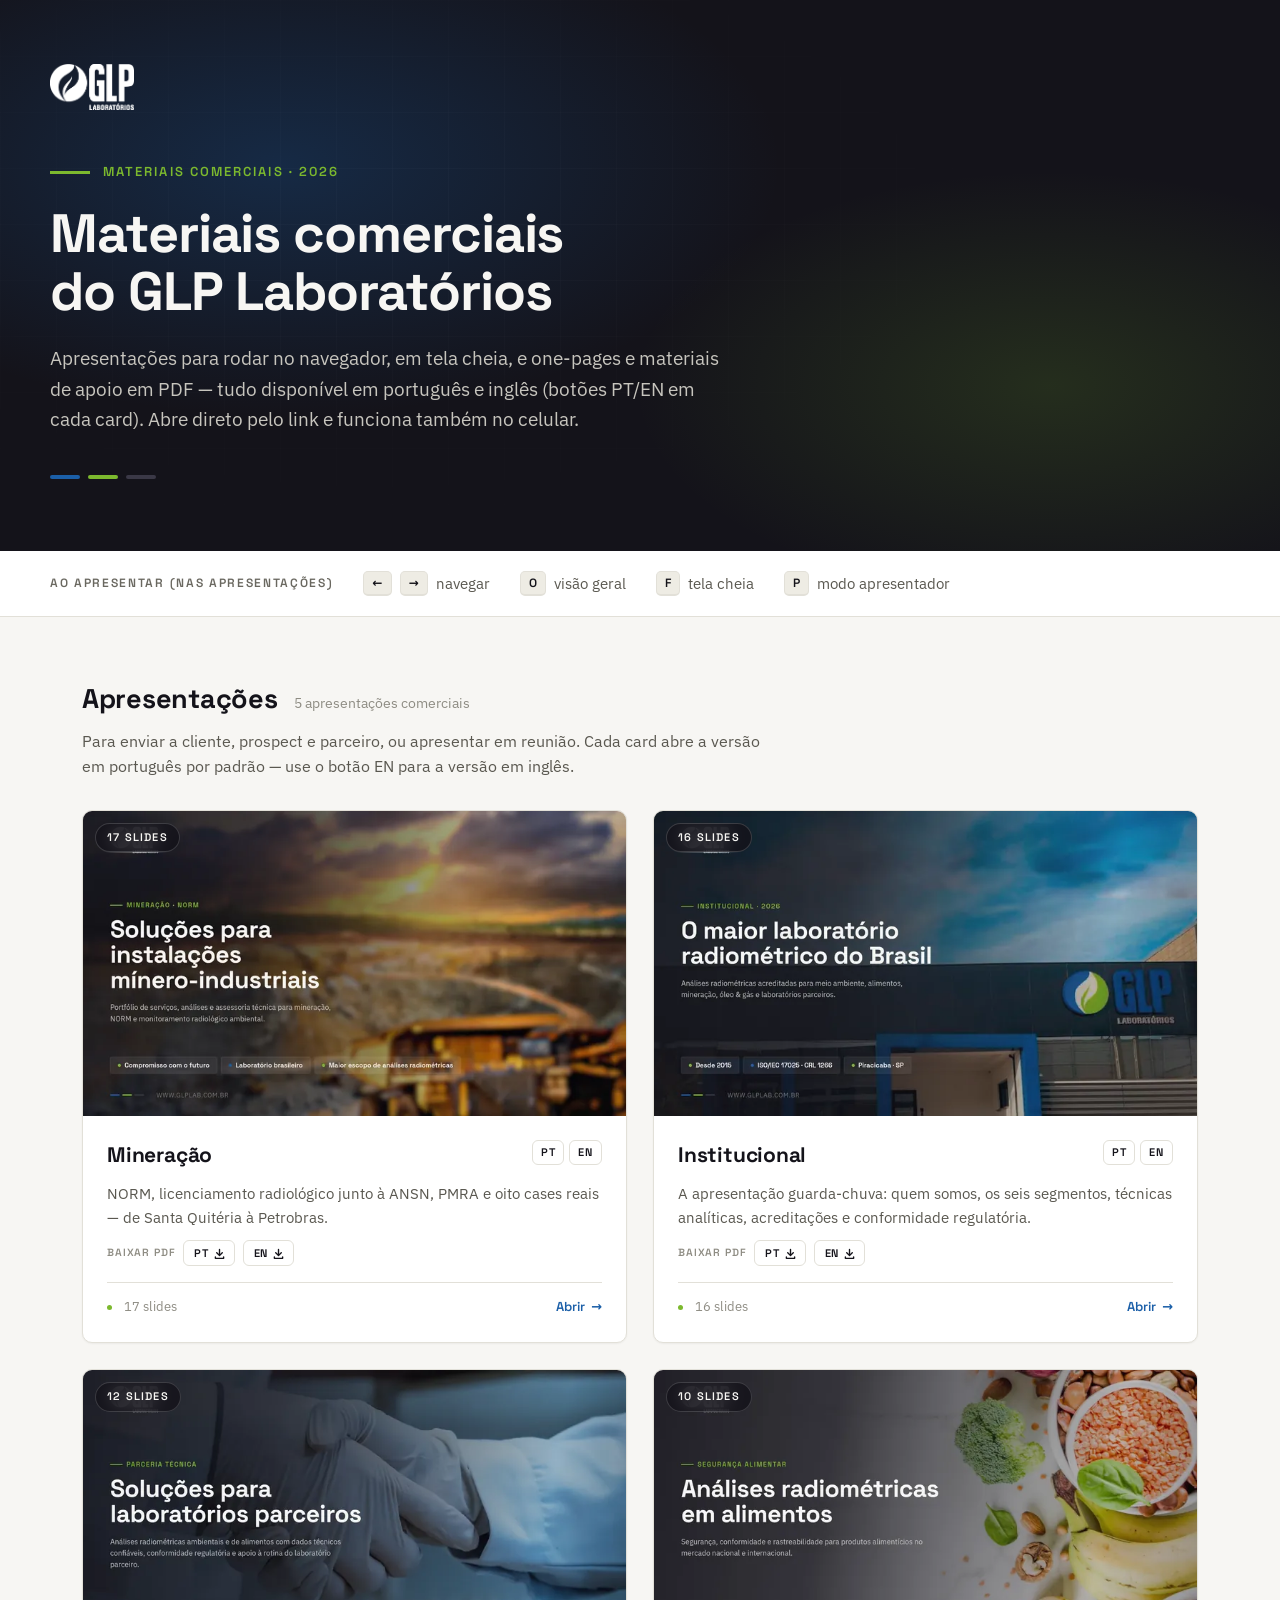
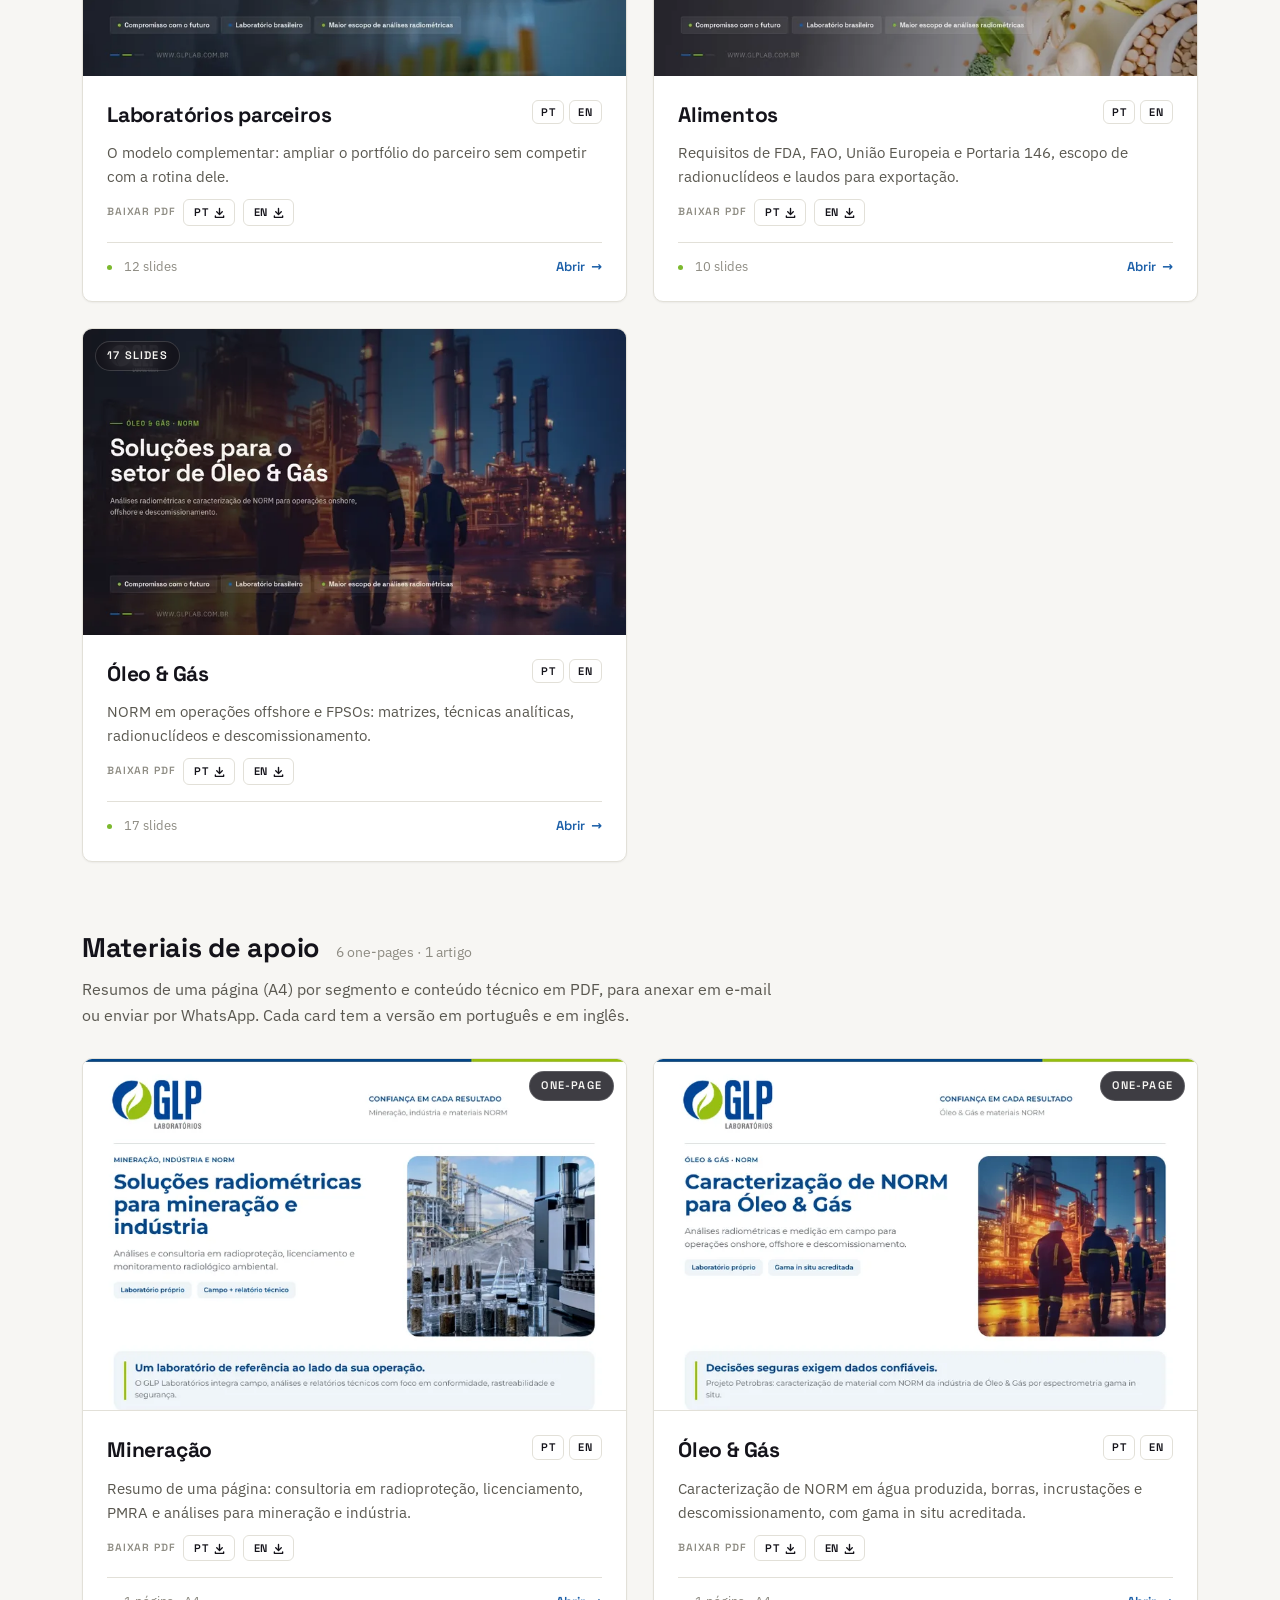
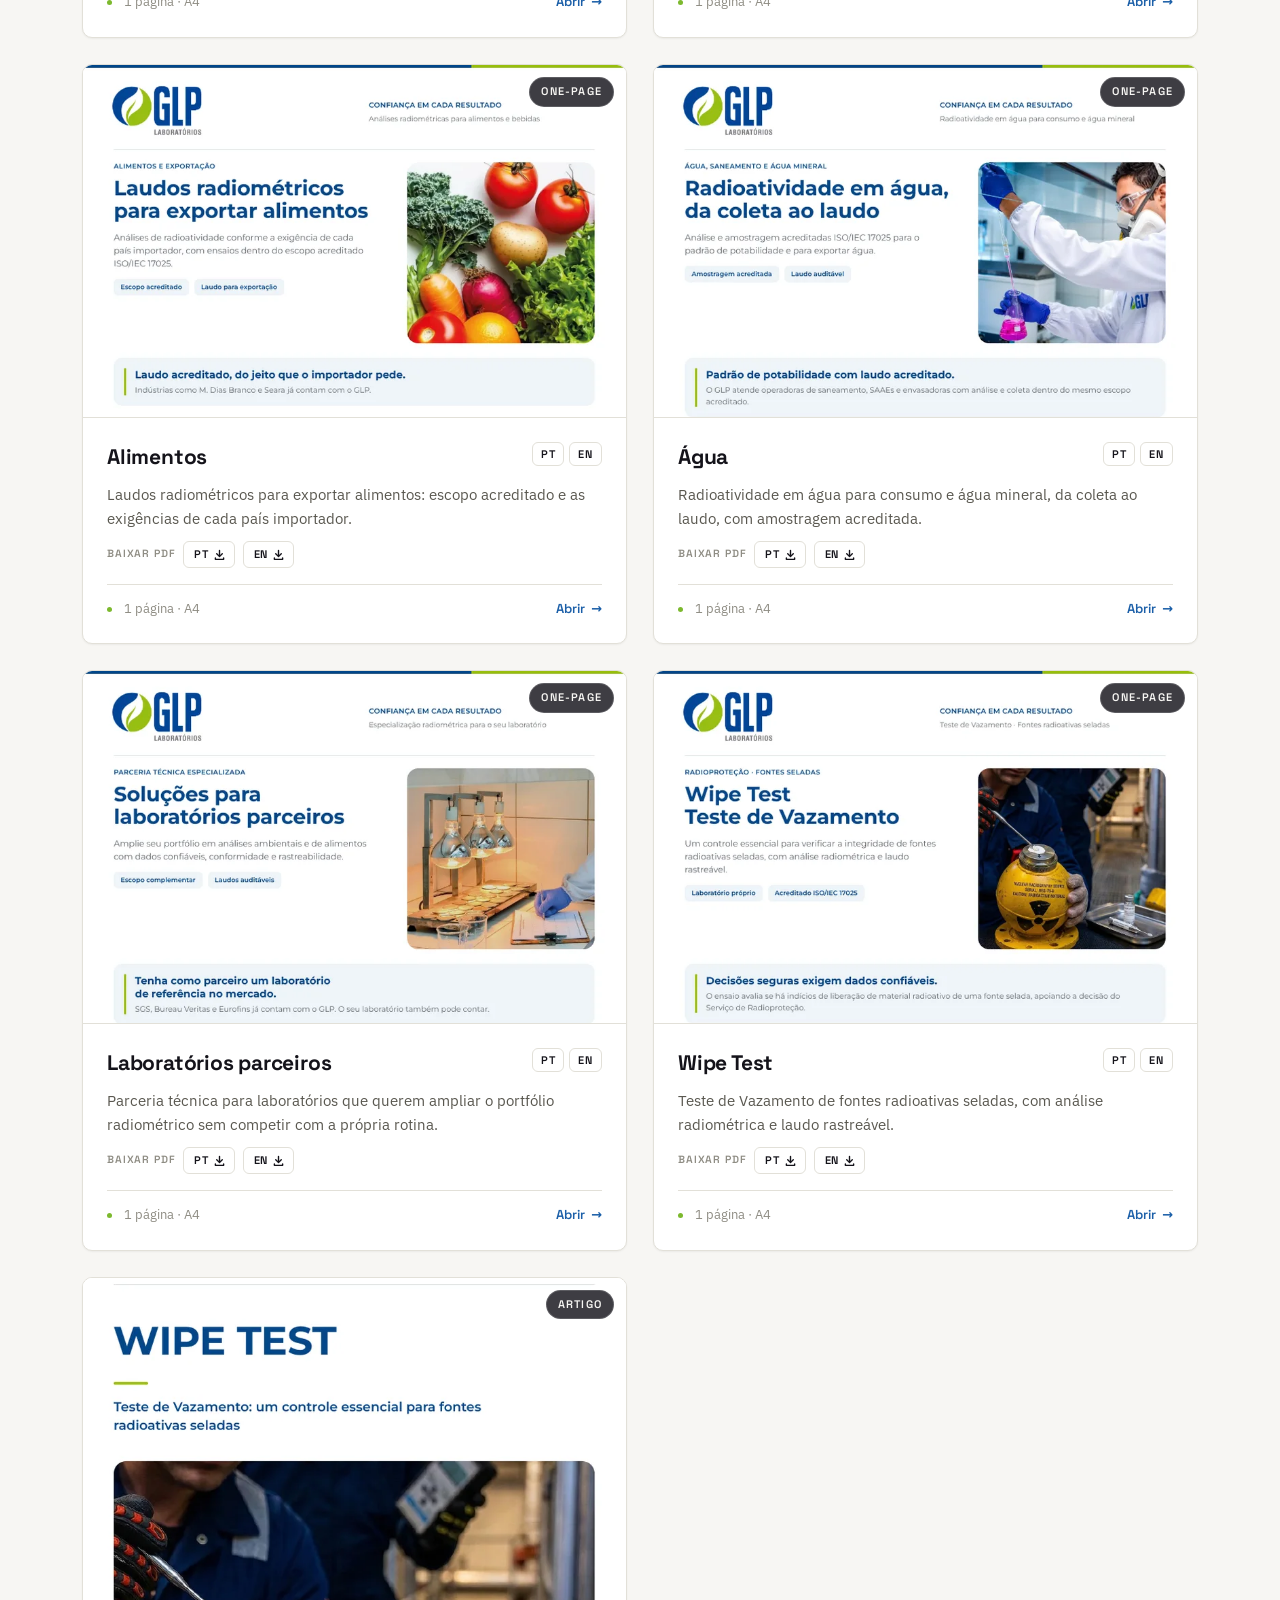
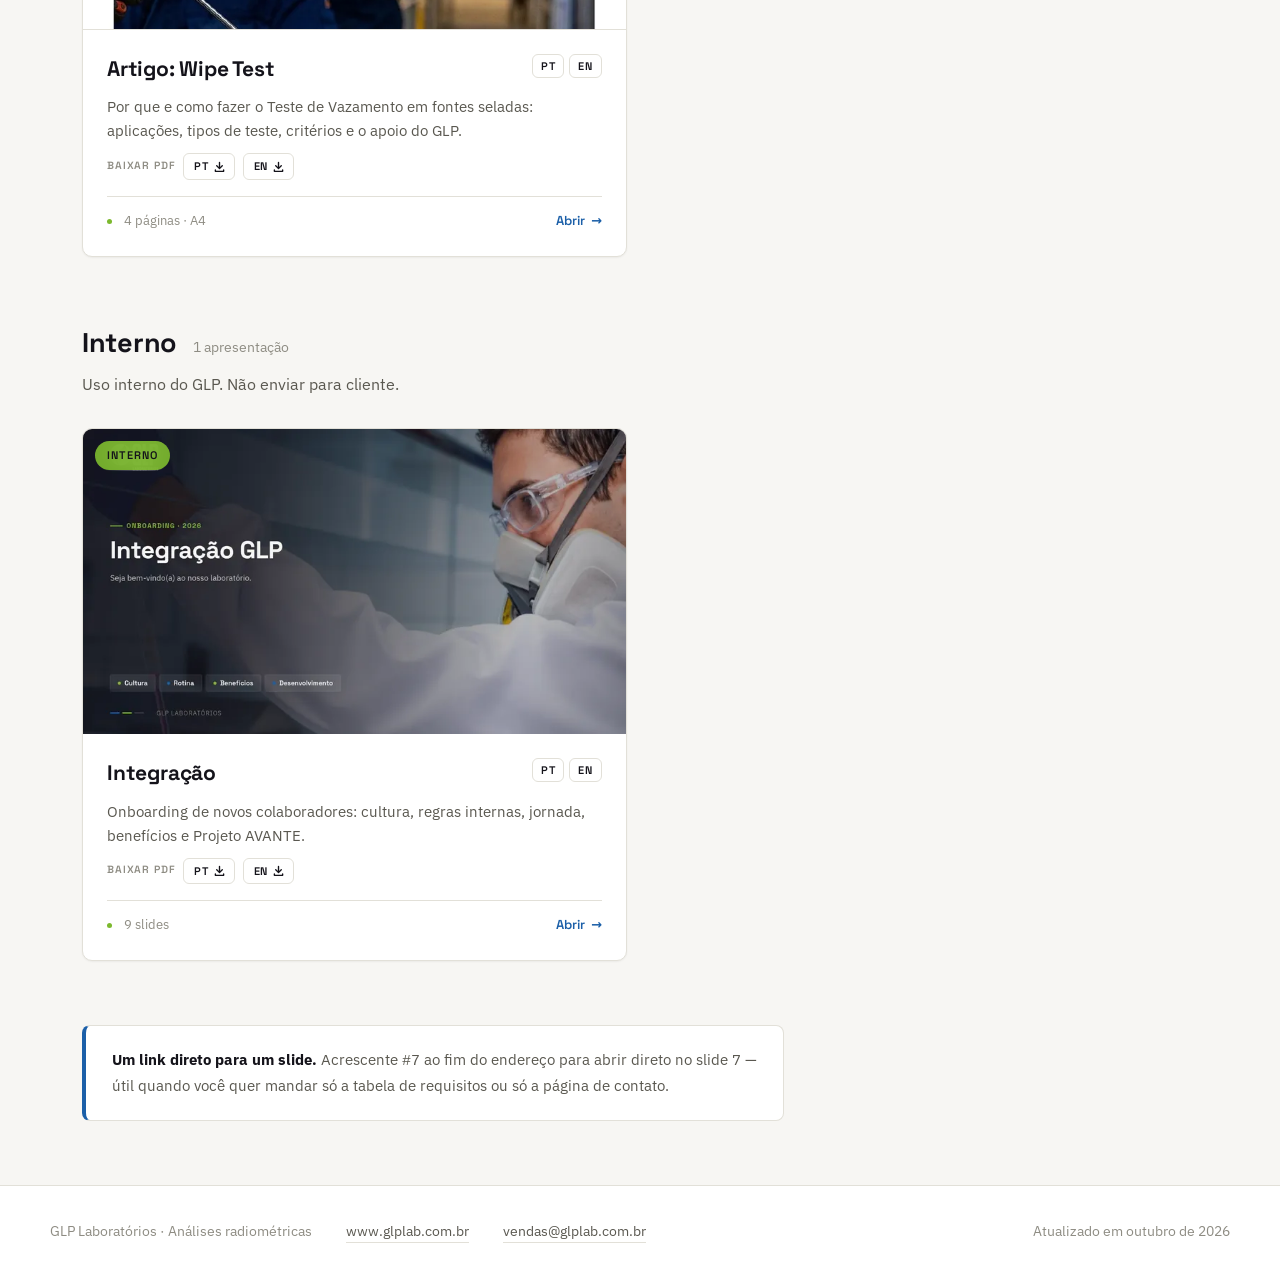
<file: index.html>
<!doctype html>
<html lang="pt-BR">
<head>
<meta charset="utf-8">
<meta name="viewport" content="width=device-width,initial-scale=1">
<meta name="robots" content="noindex,nofollow">
<link rel="icon" href="[data-uri]">
<title>Materiais comerciais — GLP Laboratórios</title>
<meta name="description" content="Apresentações, one-pages e materiais de apoio do GLP Laboratórios, em português e inglês.">
<style>
@import url(assets/fonts.css);
*{box-sizing:border-box}
:root{
  --ink:#14131a; --bone:#F7F6F3; --paper:#fff;
  --blue:#1B5FA8; --green:#7CB92E;
  --slate:#3d3b36; --mute:#5a5850; --mute-2:#6a6860; --faint:#8e8c83;
  --line:#e2e0d8;
  --dsp:'Space Grotesk',system-ui,sans-serif;
  --body:'IBM Plex Sans',system-ui,sans-serif;
}
html,body{margin:0;padding:0}
body{background:var(--bone);color:var(--ink);font-family:var(--body);
     -webkit-font-smoothing:antialiased;line-height:1.6}
a{color:inherit}
.wrap{max-width:1180px;margin:0 auto;padding:0 32px}

/* ---- topo ---- */
header{background:var(--ink);color:var(--bone);position:relative;overflow:hidden}
header .mesh{position:absolute;inset:0;pointer-events:none;opacity:.5;
  background-image:linear-gradient(rgba(255,255,255,.05) 1px,transparent 1px),
                   linear-gradient(90deg,rgba(255,255,255,.05) 1px,transparent 1px);
  background-size:56px 56px;
  -webkit-mask-image:radial-gradient(ellipse 70% 80% at 30% 40%,#000,transparent 75%);
  mask-image:radial-gradient(ellipse 70% 80% at 30% 40%,#000,transparent 75%)}
header .glow{position:absolute;inset:0;pointer-events:none;
  background:radial-gradient(ellipse 60% 70% at 22% 30%,rgba(27,95,168,.30),transparent 65%),
             radial-gradient(ellipse 50% 60% at 82% 70%,rgba(124,185,46,.16),transparent 65%)}
header .inner{position:relative;padding:64px 0 72px}
.brand{display:flex;align-items:center;gap:16px;margin-bottom:52px}
.brand img{height:46px;width:auto;display:block}
.eyebrow{display:flex;align-items:center;gap:13px;margin-bottom:22px}
.eyebrow span{width:40px;height:3px;background:var(--green);display:block}
.eyebrow b{font-family:var(--dsp);font-weight:600;font-size:13px;letter-spacing:.16em;
  text-transform:uppercase;color:var(--green)}
h1{font-family:var(--dsp);font-weight:700;font-size:clamp(34px,5.2vw,54px);line-height:1.08;
  letter-spacing:-.02em;margin:0;text-wrap:balance;max-width:16ch}
header p{margin:22px 0 0;font-size:19px;color:#C7C5BE;max-width:62ch}
.dash{display:flex;gap:8px;margin-top:40px}
.dash i{width:30px;height:4px;border-radius:2px;background:var(--blue);display:block}
.dash i:nth-child(2){background:var(--green)} .dash i:nth-child(3){background:#3a3846}

/* ---- ajuda ---- */
.keys{background:var(--paper);border-bottom:1px solid var(--line)}
.keys .inner{display:flex;flex-wrap:wrap;gap:10px 30px;padding:20px 0;align-items:center}
.keys .lbl{font-family:var(--dsp);font-weight:600;font-size:12px;letter-spacing:.14em;
  text-transform:uppercase;color:var(--mute-2)}
.keys span{font-size:14.5px;color:var(--mute);display:inline-flex;align-items:center;gap:8px}
kbd{font-family:var(--dsp);font-weight:600;font-size:12px;background:#eeece4;color:var(--ink);
  border:1px solid var(--line);border-bottom-width:2px;border-radius:5px;padding:3px 8px;line-height:1.4}

/* ---- seções ---- */
main.wrap{padding-top:60px}
.sect{margin-bottom:64px}
.sect-head{display:flex;align-items:baseline;gap:16px;margin-bottom:8px}
.sect-head h2{font-family:var(--dsp);font-weight:700;font-size:27px;letter-spacing:-.01em;margin:0}
.sect-head .count{font-size:14px;color:var(--faint);font-variant-numeric:tabular-nums}
.sect > p.sub{margin:0 0 30px;color:var(--mute);font-size:16px;max-width:70ch}

/* ---- cards ---- */
.grid{display:grid;grid-template-columns:1fr;gap:26px}
@media(min-width:820px){.grid{grid-template-columns:repeat(2,1fr)}}
.card{display:flex;flex-direction:column;background:var(--paper);border-radius:10px;overflow:hidden;
  color:inherit;border:1px solid var(--line);
  box-shadow:0 1px 2px rgba(20,19,26,.05);
  transition:transform .28s cubic-bezier(.16,.84,.34,1),box-shadow .28s ease,border-color .28s ease}
.card:hover{transform:translateY(-4px);border-color:#cdcbc1;
  box-shadow:0 14px 34px -16px rgba(20,19,26,.4)}
.card a{text-decoration:none;color:inherit}
.card a:focus-visible{outline:3px solid var(--green);outline-offset:2px;border-radius:4px}
.thumblink{display:block}
.thumb{position:relative;aspect-ratio:16/9;background:var(--ink);overflow:hidden}
.thumb img{width:100%;height:100%;object-fit:cover;display:block;
  transition:transform .5s cubic-bezier(.16,.84,.34,1)}
.card:hover .thumb img{transform:scale(1.035)}
.thumb.doc{aspect-ratio:800/519;background:#fff;border-bottom:1px solid var(--line)}
.thumb.doc img{object-position:top}
.thumb.doc .badge{left:auto;right:12px}
.badge{position:absolute;left:12px;top:12px;background:rgba(20,19,26,.82);color:#F7F6F3;
  border:1px solid rgba(255,255,255,.16);backdrop-filter:blur(8px);
  font-family:var(--dsp);font-weight:600;font-size:11px;letter-spacing:.11em;text-transform:uppercase;
  padding:5px 11px;border-radius:999px}
.badge.int{background:rgba(124,185,46,.92);color:#14131a;border-color:transparent}
.body{padding:22px 24px 24px;display:flex;flex-direction:column;gap:10px;flex:1}
.titlerow{display:flex;align-items:flex-start;justify-content:space-between;gap:12px}
.titlerow h3{font-family:var(--dsp);font-weight:700;font-size:21px;margin:0;letter-spacing:-.01em}
.lang{display:flex;gap:5px;flex-shrink:0;margin-top:2px}
.lg{font-family:var(--dsp);font-weight:600;font-size:11px;letter-spacing:.07em;color:var(--mute);
  border:1px solid var(--line);border-radius:6px;padding:3px 8px;line-height:1.5;transition:all .2s ease}
.lg:hover{border-color:var(--blue);color:var(--blue);background:rgba(27,95,168,.07)}
.body p{margin:0;font-size:15px;color:var(--mute);flex:1}
.dl{display:flex;align-items:center;gap:8px;flex-wrap:wrap}
.dl-lbl{font-family:var(--dsp);font-weight:600;font-size:10.5px;letter-spacing:.08em;
  text-transform:uppercase;color:var(--faint)}
.pdfbtn{display:inline-flex;align-items:center;gap:5px;font-family:var(--dsp);font-weight:600;
  font-size:11px;letter-spacing:.05em;color:var(--mute);border:1px solid var(--line);
  border-radius:6px;padding:4px 9px 4px 10px;line-height:1.5;transition:all .2s ease}
.pdfbtn svg{flex-shrink:0}
.pdfbtn:hover{border-color:var(--green);color:#4c7a17;background:rgba(124,185,46,.09)}
.meta{display:flex;align-items:center;gap:12px;margin-top:6px;padding-top:14px;
  border-top:1px solid var(--line);font-size:13px;color:var(--faint);
  font-variant-numeric:tabular-nums}
.meta .dot{width:5px;height:5px;border-radius:50%;background:var(--green)}
.meta .go{margin-left:auto;font-family:var(--dsp);font-weight:600;color:var(--blue);
  display:inline-flex;align-items:center;gap:6px}
.card:hover .meta .go .arw{transform:translateX(3px)}
.meta .go .arw{transition:transform .25s ease;display:inline-block}

/* ---- nota ---- */
.note{background:var(--paper);border:1px solid var(--line);border-left:4px solid var(--blue);
  border-radius:8px;padding:22px 26px;font-size:15px;color:var(--mute);max-width:78ch}
.note b{color:var(--ink)}

footer{margin-top:20px;border-top:1px solid var(--line);background:var(--paper)}
footer .inner{padding:34px 0;display:flex;flex-wrap:wrap;gap:16px 34px;align-items:center;
  font-size:14px;color:var(--faint)}
footer a{color:var(--mute);text-decoration:none;border-bottom:1px solid var(--line)}
footer a:hover{color:var(--blue);border-color:var(--blue)}
footer .sep{margin-left:auto}

@media (max-width:640px){
  .wrap{padding:0 20px}
  header .inner{padding:44px 0 50px}
  .brand{margin-bottom:36px}
  .grid{gap:20px}
  main.wrap{padding-top:44px}
  .sect{margin-bottom:48px}
}
@media (prefers-reduced-motion:reduce){
  .card,.thumb img,.meta .go .arw{transition:none!important}
  .card:hover{transform:none}
  .card:hover .thumb img{transform:none}
}
</style>
</head>
<body>

<header>
  <div class="mesh"></div><div class="glow"></div>
  <div class="wrap inner">
    <div class="brand"><img src="assets/b8f279db4a04.webp" alt="GLP Laboratórios"></div>
    <div class="eyebrow"><span></span><b>Materiais comerciais · 2026</b></div>
    <h1>Materiais comerciais do GLP Laboratórios</h1>
    <p>Apresentações para rodar no navegador, em tela cheia, e one-pages e materiais de apoio em PDF —
       tudo disponível em português e inglês (botões PT/EN em cada card). Abre direto pelo link
       e funciona também no celular.</p>
    <div class="dash"><i></i><i></i><i></i></div>
  </div>
</header>

<div class="keys">
  <div class="wrap inner">
    <div class="lbl">Ao apresentar (nas apresentações)</div>
    <span><kbd>←</kbd><kbd>→</kbd> navegar</span>
    <span><kbd>O</kbd> visão geral</span>
    <span><kbd>F</kbd> tela cheia</span>
    <span><kbd>P</kbd> modo apresentador</span>
  </div>
</div>

<main class="wrap">

  <section class="sect">
    <div class="sect-head"><h2>Apresentações</h2><span class="count">5 apresentações comerciais</span></div>
    <p class="sub">Para enviar a cliente, prospect e parceiro, ou apresentar em reunião. Cada card abre a versão em
       português por padrão — use o botão EN para a versão em inglês.</p>
    <div class="grid">
      <div class="card">
        <a class="thumblink" href="mineracao.html" aria-label="Abrir Mineração">
          <div class="thumb"><span class="badge">17 slides</span><img src="assets/7c49bc23d055.webp" alt="Capa da apresentação Mineração" loading="lazy"></div>
        </a>
        <div class="body">
          <div class="titlerow">
            <h3><a href="mineracao.html">Mineração</a></h3>
            <div class="lang">
              <a class="lg" href="mineracao.html" title="Abrir em português">PT</a>
              <a class="lg" href="mineracao-en.html" title="Open in English">EN</a>
            </div>
          </div>
          <p>NORM, licenciamento radiológico junto à ANSN, PMRA e oito cases reais — de Santa Quitéria à Petrobras.</p>
          <div class="dl">
            <span class="dl-lbl">Baixar PDF</span>
            <a class="pdfbtn" href="mineracao.pdf" download title="Baixar PDF em português">PT<svg viewBox="0 0 16 16" width="11" height="11" aria-hidden="true"><path fill="currentColor" d="M8 1a1 1 0 0 1 1 1v6.59l2.3-2.3a1 1 0 1 1 1.4 1.42l-4 4a1 1 0 0 1-1.4 0l-4-4a1 1 0 1 1 1.4-1.42L7 8.59V2a1 1 0 0 1 1-1Z"/><path fill="currentColor" d="M2 12a1 1 0 0 1 1 1v1h10v-1a1 1 0 1 1 2 0v2a1 1 0 0 1-1 1H2a1 1 0 0 1-1-1v-2a1 1 0 0 1 1-1Z"/></svg></a>
            <a class="pdfbtn" href="mineracao-en.pdf" download title="Download PDF in English">EN<svg viewBox="0 0 16 16" width="11" height="11" aria-hidden="true"><path fill="currentColor" d="M8 1a1 1 0 0 1 1 1v6.59l2.3-2.3a1 1 0 1 1 1.4 1.42l-4 4a1 1 0 0 1-1.4 0l-4-4a1 1 0 1 1 1.4-1.42L7 8.59V2a1 1 0 0 1 1-1Z"/><path fill="currentColor" d="M2 12a1 1 0 0 1 1 1v1h10v-1a1 1 0 1 1 2 0v2a1 1 0 0 1-1 1H2a1 1 0 0 1-1-1v-2a1 1 0 0 1 1-1Z"/></svg></a>
          </div>
          <div class="meta"><span class="dot"></span><span>17 slides</span>
            <a class="go" href="mineracao.html">Abrir <span class="arw">→</span></a>
          </div>
        </div>
      </div>
      <div class="card">
        <a class="thumblink" href="institucional.html" aria-label="Abrir Institucional">
          <div class="thumb"><span class="badge">16 slides</span><img src="assets/19cc2e41c251.webp" alt="Capa da apresentação Institucional" loading="lazy"></div>
        </a>
        <div class="body">
          <div class="titlerow">
            <h3><a href="institucional.html">Institucional</a></h3>
            <div class="lang">
              <a class="lg" href="institucional.html" title="Abrir em português">PT</a>
              <a class="lg" href="institucional-en.html" title="Open in English">EN</a>
            </div>
          </div>
          <p>A apresentação guarda-chuva: quem somos, os seis segmentos, técnicas analíticas, acreditações e conformidade regulatória.</p>
          <div class="dl">
            <span class="dl-lbl">Baixar PDF</span>
            <a class="pdfbtn" href="institucional.pdf" download title="Baixar PDF em português">PT<svg viewBox="0 0 16 16" width="11" height="11" aria-hidden="true"><path fill="currentColor" d="M8 1a1 1 0 0 1 1 1v6.59l2.3-2.3a1 1 0 1 1 1.4 1.42l-4 4a1 1 0 0 1-1.4 0l-4-4a1 1 0 1 1 1.4-1.42L7 8.59V2a1 1 0 0 1 1-1Z"/><path fill="currentColor" d="M2 12a1 1 0 0 1 1 1v1h10v-1a1 1 0 1 1 2 0v2a1 1 0 0 1-1 1H2a1 1 0 0 1-1-1v-2a1 1 0 0 1 1-1Z"/></svg></a>
            <a class="pdfbtn" href="institucional-en.pdf" download title="Download PDF in English">EN<svg viewBox="0 0 16 16" width="11" height="11" aria-hidden="true"><path fill="currentColor" d="M8 1a1 1 0 0 1 1 1v6.59l2.3-2.3a1 1 0 1 1 1.4 1.42l-4 4a1 1 0 0 1-1.4 0l-4-4a1 1 0 1 1 1.4-1.42L7 8.59V2a1 1 0 0 1 1-1Z"/><path fill="currentColor" d="M2 12a1 1 0 0 1 1 1v1h10v-1a1 1 0 1 1 2 0v2a1 1 0 0 1-1 1H2a1 1 0 0 1-1-1v-2a1 1 0 0 1 1-1Z"/></svg></a>
          </div>
          <div class="meta"><span class="dot"></span><span>16 slides</span>
            <a class="go" href="institucional.html">Abrir <span class="arw">→</span></a>
          </div>
        </div>
      </div>
      <div class="card">
        <a class="thumblink" href="laboratorios-parceiros.html" aria-label="Abrir Laboratórios parceiros">
          <div class="thumb"><span class="badge">12 slides</span><img src="assets/d825d1bc898c.webp" alt="Capa da apresentação Laboratórios parceiros" loading="lazy"></div>
        </a>
        <div class="body">
          <div class="titlerow">
            <h3><a href="laboratorios-parceiros.html">Laboratórios parceiros</a></h3>
            <div class="lang">
              <a class="lg" href="laboratorios-parceiros.html" title="Abrir em português">PT</a>
              <a class="lg" href="laboratorios-parceiros-en.html" title="Open in English">EN</a>
            </div>
          </div>
          <p>O modelo complementar: ampliar o portfólio do parceiro sem competir com a rotina dele.</p>
          <div class="dl">
            <span class="dl-lbl">Baixar PDF</span>
            <a class="pdfbtn" href="laboratorios-parceiros.pdf" download title="Baixar PDF em português">PT<svg viewBox="0 0 16 16" width="11" height="11" aria-hidden="true"><path fill="currentColor" d="M8 1a1 1 0 0 1 1 1v6.59l2.3-2.3a1 1 0 1 1 1.4 1.42l-4 4a1 1 0 0 1-1.4 0l-4-4a1 1 0 1 1 1.4-1.42L7 8.59V2a1 1 0 0 1 1-1Z"/><path fill="currentColor" d="M2 12a1 1 0 0 1 1 1v1h10v-1a1 1 0 1 1 2 0v2a1 1 0 0 1-1 1H2a1 1 0 0 1-1-1v-2a1 1 0 0 1 1-1Z"/></svg></a>
            <a class="pdfbtn" href="laboratorios-parceiros-en.pdf" download title="Download PDF in English">EN<svg viewBox="0 0 16 16" width="11" height="11" aria-hidden="true"><path fill="currentColor" d="M8 1a1 1 0 0 1 1 1v6.59l2.3-2.3a1 1 0 1 1 1.4 1.42l-4 4a1 1 0 0 1-1.4 0l-4-4a1 1 0 1 1 1.4-1.42L7 8.59V2a1 1 0 0 1 1-1Z"/><path fill="currentColor" d="M2 12a1 1 0 0 1 1 1v1h10v-1a1 1 0 1 1 2 0v2a1 1 0 0 1-1 1H2a1 1 0 0 1-1-1v-2a1 1 0 0 1 1-1Z"/></svg></a>
          </div>
          <div class="meta"><span class="dot"></span><span>12 slides</span>
            <a class="go" href="laboratorios-parceiros.html">Abrir <span class="arw">→</span></a>
          </div>
        </div>
      </div>
      <div class="card">
        <a class="thumblink" href="alimentos.html" aria-label="Abrir Alimentos">
          <div class="thumb"><span class="badge">10 slides</span><img src="assets/afd7b237c005.webp" alt="Capa da apresentação Alimentos" loading="lazy"></div>
        </a>
        <div class="body">
          <div class="titlerow">
            <h3><a href="alimentos.html">Alimentos</a></h3>
            <div class="lang">
              <a class="lg" href="alimentos.html" title="Abrir em português">PT</a>
              <a class="lg" href="alimentos-en.html" title="Open in English">EN</a>
            </div>
          </div>
          <p>Requisitos de FDA, FAO, União Europeia e Portaria 146, escopo de radionuclídeos e laudos para exportação.</p>
          <div class="dl">
            <span class="dl-lbl">Baixar PDF</span>
            <a class="pdfbtn" href="alimentos.pdf" download title="Baixar PDF em português">PT<svg viewBox="0 0 16 16" width="11" height="11" aria-hidden="true"><path fill="currentColor" d="M8 1a1 1 0 0 1 1 1v6.59l2.3-2.3a1 1 0 1 1 1.4 1.42l-4 4a1 1 0 0 1-1.4 0l-4-4a1 1 0 1 1 1.4-1.42L7 8.59V2a1 1 0 0 1 1-1Z"/><path fill="currentColor" d="M2 12a1 1 0 0 1 1 1v1h10v-1a1 1 0 1 1 2 0v2a1 1 0 0 1-1 1H2a1 1 0 0 1-1-1v-2a1 1 0 0 1 1-1Z"/></svg></a>
            <a class="pdfbtn" href="alimentos-en.pdf" download title="Download PDF in English">EN<svg viewBox="0 0 16 16" width="11" height="11" aria-hidden="true"><path fill="currentColor" d="M8 1a1 1 0 0 1 1 1v6.59l2.3-2.3a1 1 0 1 1 1.4 1.42l-4 4a1 1 0 0 1-1.4 0l-4-4a1 1 0 1 1 1.4-1.42L7 8.59V2a1 1 0 0 1 1-1Z"/><path fill="currentColor" d="M2 12a1 1 0 0 1 1 1v1h10v-1a1 1 0 1 1 2 0v2a1 1 0 0 1-1 1H2a1 1 0 0 1-1-1v-2a1 1 0 0 1 1-1Z"/></svg></a>
          </div>
          <div class="meta"><span class="dot"></span><span>10 slides</span>
            <a class="go" href="alimentos.html">Abrir <span class="arw">→</span></a>
          </div>
        </div>
      </div>
      <div class="card">
        <a class="thumblink" href="oleo-gas.html" aria-label="Abrir Óleo & Gás">
          <div class="thumb"><span class="badge">17 slides</span><img src="assets/7044bca96deb.webp" alt="Capa da apresentação Óleo & Gás" loading="lazy"></div>
        </a>
        <div class="body">
          <div class="titlerow">
            <h3><a href="oleo-gas.html">Óleo & Gás</a></h3>
            <div class="lang">
              <a class="lg" href="oleo-gas.html" title="Abrir em português">PT</a>
              <a class="lg" href="oleo-gas-en.html" title="Open in English">EN</a>
            </div>
          </div>
          <p>NORM em operações offshore e FPSOs: matrizes, técnicas analíticas, radionuclídeos e descomissionamento.</p>
          <div class="dl">
            <span class="dl-lbl">Baixar PDF</span>
            <a class="pdfbtn" href="oleo-gas.pdf" download title="Baixar PDF em português">PT<svg viewBox="0 0 16 16" width="11" height="11" aria-hidden="true"><path fill="currentColor" d="M8 1a1 1 0 0 1 1 1v6.59l2.3-2.3a1 1 0 1 1 1.4 1.42l-4 4a1 1 0 0 1-1.4 0l-4-4a1 1 0 1 1 1.4-1.42L7 8.59V2a1 1 0 0 1 1-1Z"/><path fill="currentColor" d="M2 12a1 1 0 0 1 1 1v1h10v-1a1 1 0 1 1 2 0v2a1 1 0 0 1-1 1H2a1 1 0 0 1-1-1v-2a1 1 0 0 1 1-1Z"/></svg></a>
            <a class="pdfbtn" href="oleo-gas-en.pdf" download title="Download PDF in English">EN<svg viewBox="0 0 16 16" width="11" height="11" aria-hidden="true"><path fill="currentColor" d="M8 1a1 1 0 0 1 1 1v6.59l2.3-2.3a1 1 0 1 1 1.4 1.42l-4 4a1 1 0 0 1-1.4 0l-4-4a1 1 0 1 1 1.4-1.42L7 8.59V2a1 1 0 0 1 1-1Z"/><path fill="currentColor" d="M2 12a1 1 0 0 1 1 1v1h10v-1a1 1 0 1 1 2 0v2a1 1 0 0 1-1 1H2a1 1 0 0 1-1-1v-2a1 1 0 0 1 1-1Z"/></svg></a>
          </div>
          <div class="meta"><span class="dot"></span><span>17 slides</span>
            <a class="go" href="oleo-gas.html">Abrir <span class="arw">→</span></a>
          </div>
        </div>
      </div>
    </div>
  </section>

  <section class="sect">
    <div class="sect-head"><h2>Materiais de apoio</h2><span class="count">6 one-pages · 1 artigo</span></div>
    <p class="sub">Resumos de uma página (A4) por segmento e conteúdo técnico em PDF, para anexar em e-mail ou
       enviar por WhatsApp. Cada card tem a versão em português e em inglês.</p>
    <div class="grid">
      <div class="card">
        <a class="thumblink" href="materiais/onepage-mineracao-pt.pdf" target="_blank" rel="noopener" aria-label="Abrir Mineração">
          <div class="thumb doc"><span class="badge">One-page</span><img src="assets/th-onepage-mineracao.webp" alt="Prévia do material Mineração" loading="lazy"></div>
        </a>
        <div class="body">
          <div class="titlerow">
            <h3><a href="materiais/onepage-mineracao-pt.pdf" target="_blank" rel="noopener">Mineração</a></h3>
            <div class="lang">
              <a class="lg" href="materiais/onepage-mineracao-pt.pdf" target="_blank" rel="noopener" title="Abrir em português">PT</a>
              <a class="lg" href="materiais/onepage-mineracao-en.pdf" target="_blank" rel="noopener" title="Open in English">EN</a>
            </div>
          </div>
          <p>Resumo de uma página: consultoria em radioproteção, licenciamento, PMRA e análises para mineração e indústria.</p>
          <div class="dl">
            <span class="dl-lbl">Baixar PDF</span>
            <a class="pdfbtn" href="materiais/onepage-mineracao-pt.pdf" download title="Baixar PDF em português">PT<svg viewBox="0 0 16 16" width="11" height="11" aria-hidden="true"><path fill="currentColor" d="M8 1a1 1 0 0 1 1 1v6.59l2.3-2.3a1 1 0 1 1 1.4 1.42l-4 4a1 1 0 0 1-1.4 0l-4-4a1 1 0 1 1 1.4-1.42L7 8.59V2a1 1 0 0 1 1-1Z"/><path fill="currentColor" d="M2 12a1 1 0 0 1 1 1v1h10v-1a1 1 0 1 1 2 0v2a1 1 0 0 1-1 1H2a1 1 0 0 1-1-1v-2a1 1 0 0 1 1-1Z"/></svg></a>
            <a class="pdfbtn" href="materiais/onepage-mineracao-en.pdf" download title="Download PDF in English">EN<svg viewBox="0 0 16 16" width="11" height="11" aria-hidden="true"><path fill="currentColor" d="M8 1a1 1 0 0 1 1 1v6.59l2.3-2.3a1 1 0 1 1 1.4 1.42l-4 4a1 1 0 0 1-1.4 0l-4-4a1 1 0 1 1 1.4-1.42L7 8.59V2a1 1 0 0 1 1-1Z"/><path fill="currentColor" d="M2 12a1 1 0 0 1 1 1v1h10v-1a1 1 0 1 1 2 0v2a1 1 0 0 1-1 1H2a1 1 0 0 1-1-1v-2a1 1 0 0 1 1-1Z"/></svg></a>
          </div>
          <div class="meta"><span class="dot"></span><span>1 página · A4</span>
            <a class="go" href="materiais/onepage-mineracao-pt.pdf" target="_blank" rel="noopener">Abrir <span class="arw">→</span></a>
          </div>
        </div>
      </div>
      <div class="card">
        <a class="thumblink" href="materiais/onepage-oleo-gas-pt.pdf" target="_blank" rel="noopener" aria-label="Abrir Óleo & Gás">
          <div class="thumb doc"><span class="badge">One-page</span><img src="assets/th-onepage-oleo-gas.webp" alt="Prévia do material Óleo & Gás" loading="lazy"></div>
        </a>
        <div class="body">
          <div class="titlerow">
            <h3><a href="materiais/onepage-oleo-gas-pt.pdf" target="_blank" rel="noopener">Óleo & Gás</a></h3>
            <div class="lang">
              <a class="lg" href="materiais/onepage-oleo-gas-pt.pdf" target="_blank" rel="noopener" title="Abrir em português">PT</a>
              <a class="lg" href="materiais/onepage-oleo-gas-en.pdf" target="_blank" rel="noopener" title="Open in English">EN</a>
            </div>
          </div>
          <p>Caracterização de NORM em água produzida, borras, incrustações e descomissionamento, com gama in situ acreditada.</p>
          <div class="dl">
            <span class="dl-lbl">Baixar PDF</span>
            <a class="pdfbtn" href="materiais/onepage-oleo-gas-pt.pdf" download title="Baixar PDF em português">PT<svg viewBox="0 0 16 16" width="11" height="11" aria-hidden="true"><path fill="currentColor" d="M8 1a1 1 0 0 1 1 1v6.59l2.3-2.3a1 1 0 1 1 1.4 1.42l-4 4a1 1 0 0 1-1.4 0l-4-4a1 1 0 1 1 1.4-1.42L7 8.59V2a1 1 0 0 1 1-1Z"/><path fill="currentColor" d="M2 12a1 1 0 0 1 1 1v1h10v-1a1 1 0 1 1 2 0v2a1 1 0 0 1-1 1H2a1 1 0 0 1-1-1v-2a1 1 0 0 1 1-1Z"/></svg></a>
            <a class="pdfbtn" href="materiais/onepage-oleo-gas-en.pdf" download title="Download PDF in English">EN<svg viewBox="0 0 16 16" width="11" height="11" aria-hidden="true"><path fill="currentColor" d="M8 1a1 1 0 0 1 1 1v6.59l2.3-2.3a1 1 0 1 1 1.4 1.42l-4 4a1 1 0 0 1-1.4 0l-4-4a1 1 0 1 1 1.4-1.42L7 8.59V2a1 1 0 0 1 1-1Z"/><path fill="currentColor" d="M2 12a1 1 0 0 1 1 1v1h10v-1a1 1 0 1 1 2 0v2a1 1 0 0 1-1 1H2a1 1 0 0 1-1-1v-2a1 1 0 0 1 1-1Z"/></svg></a>
          </div>
          <div class="meta"><span class="dot"></span><span>1 página · A4</span>
            <a class="go" href="materiais/onepage-oleo-gas-pt.pdf" target="_blank" rel="noopener">Abrir <span class="arw">→</span></a>
          </div>
        </div>
      </div>
      <div class="card">
        <a class="thumblink" href="materiais/onepage-alimentos-pt.pdf" target="_blank" rel="noopener" aria-label="Abrir Alimentos">
          <div class="thumb doc"><span class="badge">One-page</span><img src="assets/th-onepage-alimentos.webp" alt="Prévia do material Alimentos" loading="lazy"></div>
        </a>
        <div class="body">
          <div class="titlerow">
            <h3><a href="materiais/onepage-alimentos-pt.pdf" target="_blank" rel="noopener">Alimentos</a></h3>
            <div class="lang">
              <a class="lg" href="materiais/onepage-alimentos-pt.pdf" target="_blank" rel="noopener" title="Abrir em português">PT</a>
              <a class="lg" href="materiais/onepage-alimentos-en.pdf" target="_blank" rel="noopener" title="Open in English">EN</a>
            </div>
          </div>
          <p>Laudos radiométricos para exportar alimentos: escopo acreditado e as exigências de cada país importador.</p>
          <div class="dl">
            <span class="dl-lbl">Baixar PDF</span>
            <a class="pdfbtn" href="materiais/onepage-alimentos-pt.pdf" download title="Baixar PDF em português">PT<svg viewBox="0 0 16 16" width="11" height="11" aria-hidden="true"><path fill="currentColor" d="M8 1a1 1 0 0 1 1 1v6.59l2.3-2.3a1 1 0 1 1 1.4 1.42l-4 4a1 1 0 0 1-1.4 0l-4-4a1 1 0 1 1 1.4-1.42L7 8.59V2a1 1 0 0 1 1-1Z"/><path fill="currentColor" d="M2 12a1 1 0 0 1 1 1v1h10v-1a1 1 0 1 1 2 0v2a1 1 0 0 1-1 1H2a1 1 0 0 1-1-1v-2a1 1 0 0 1 1-1Z"/></svg></a>
            <a class="pdfbtn" href="materiais/onepage-alimentos-en.pdf" download title="Download PDF in English">EN<svg viewBox="0 0 16 16" width="11" height="11" aria-hidden="true"><path fill="currentColor" d="M8 1a1 1 0 0 1 1 1v6.59l2.3-2.3a1 1 0 1 1 1.4 1.42l-4 4a1 1 0 0 1-1.4 0l-4-4a1 1 0 1 1 1.4-1.42L7 8.59V2a1 1 0 0 1 1-1Z"/><path fill="currentColor" d="M2 12a1 1 0 0 1 1 1v1h10v-1a1 1 0 1 1 2 0v2a1 1 0 0 1-1 1H2a1 1 0 0 1-1-1v-2a1 1 0 0 1 1-1Z"/></svg></a>
          </div>
          <div class="meta"><span class="dot"></span><span>1 página · A4</span>
            <a class="go" href="materiais/onepage-alimentos-pt.pdf" target="_blank" rel="noopener">Abrir <span class="arw">→</span></a>
          </div>
        </div>
      </div>
      <div class="card">
        <a class="thumblink" href="materiais/onepage-agua-pt.pdf" target="_blank" rel="noopener" aria-label="Abrir Água">
          <div class="thumb doc"><span class="badge">One-page</span><img src="assets/th-onepage-agua.webp" alt="Prévia do material Água" loading="lazy"></div>
        </a>
        <div class="body">
          <div class="titlerow">
            <h3><a href="materiais/onepage-agua-pt.pdf" target="_blank" rel="noopener">Água</a></h3>
            <div class="lang">
              <a class="lg" href="materiais/onepage-agua-pt.pdf" target="_blank" rel="noopener" title="Abrir em português">PT</a>
              <a class="lg" href="materiais/onepage-agua-en.pdf" target="_blank" rel="noopener" title="Open in English">EN</a>
            </div>
          </div>
          <p>Radioatividade em água para consumo e água mineral, da coleta ao laudo, com amostragem acreditada.</p>
          <div class="dl">
            <span class="dl-lbl">Baixar PDF</span>
            <a class="pdfbtn" href="materiais/onepage-agua-pt.pdf" download title="Baixar PDF em português">PT<svg viewBox="0 0 16 16" width="11" height="11" aria-hidden="true"><path fill="currentColor" d="M8 1a1 1 0 0 1 1 1v6.59l2.3-2.3a1 1 0 1 1 1.4 1.42l-4 4a1 1 0 0 1-1.4 0l-4-4a1 1 0 1 1 1.4-1.42L7 8.59V2a1 1 0 0 1 1-1Z"/><path fill="currentColor" d="M2 12a1 1 0 0 1 1 1v1h10v-1a1 1 0 1 1 2 0v2a1 1 0 0 1-1 1H2a1 1 0 0 1-1-1v-2a1 1 0 0 1 1-1Z"/></svg></a>
            <a class="pdfbtn" href="materiais/onepage-agua-en.pdf" download title="Download PDF in English">EN<svg viewBox="0 0 16 16" width="11" height="11" aria-hidden="true"><path fill="currentColor" d="M8 1a1 1 0 0 1 1 1v6.59l2.3-2.3a1 1 0 1 1 1.4 1.42l-4 4a1 1 0 0 1-1.4 0l-4-4a1 1 0 1 1 1.4-1.42L7 8.59V2a1 1 0 0 1 1-1Z"/><path fill="currentColor" d="M2 12a1 1 0 0 1 1 1v1h10v-1a1 1 0 1 1 2 0v2a1 1 0 0 1-1 1H2a1 1 0 0 1-1-1v-2a1 1 0 0 1 1-1Z"/></svg></a>
          </div>
          <div class="meta"><span class="dot"></span><span>1 página · A4</span>
            <a class="go" href="materiais/onepage-agua-pt.pdf" target="_blank" rel="noopener">Abrir <span class="arw">→</span></a>
          </div>
        </div>
      </div>
      <div class="card">
        <a class="thumblink" href="materiais/onepage-laboratorios-parceiros-pt.pdf" target="_blank" rel="noopener" aria-label="Abrir Laboratórios parceiros">
          <div class="thumb doc"><span class="badge">One-page</span><img src="assets/th-onepage-laboratorios-parceiros.webp" alt="Prévia do material Laboratórios parceiros" loading="lazy"></div>
        </a>
        <div class="body">
          <div class="titlerow">
            <h3><a href="materiais/onepage-laboratorios-parceiros-pt.pdf" target="_blank" rel="noopener">Laboratórios parceiros</a></h3>
            <div class="lang">
              <a class="lg" href="materiais/onepage-laboratorios-parceiros-pt.pdf" target="_blank" rel="noopener" title="Abrir em português">PT</a>
              <a class="lg" href="materiais/onepage-laboratorios-parceiros-en.pdf" target="_blank" rel="noopener" title="Open in English">EN</a>
            </div>
          </div>
          <p>Parceria técnica para laboratórios que querem ampliar o portfólio radiométrico sem competir com a própria rotina.</p>
          <div class="dl">
            <span class="dl-lbl">Baixar PDF</span>
            <a class="pdfbtn" href="materiais/onepage-laboratorios-parceiros-pt.pdf" download title="Baixar PDF em português">PT<svg viewBox="0 0 16 16" width="11" height="11" aria-hidden="true"><path fill="currentColor" d="M8 1a1 1 0 0 1 1 1v6.59l2.3-2.3a1 1 0 1 1 1.4 1.42l-4 4a1 1 0 0 1-1.4 0l-4-4a1 1 0 1 1 1.4-1.42L7 8.59V2a1 1 0 0 1 1-1Z"/><path fill="currentColor" d="M2 12a1 1 0 0 1 1 1v1h10v-1a1 1 0 1 1 2 0v2a1 1 0 0 1-1 1H2a1 1 0 0 1-1-1v-2a1 1 0 0 1 1-1Z"/></svg></a>
            <a class="pdfbtn" href="materiais/onepage-laboratorios-parceiros-en.pdf" download title="Download PDF in English">EN<svg viewBox="0 0 16 16" width="11" height="11" aria-hidden="true"><path fill="currentColor" d="M8 1a1 1 0 0 1 1 1v6.59l2.3-2.3a1 1 0 1 1 1.4 1.42l-4 4a1 1 0 0 1-1.4 0l-4-4a1 1 0 1 1 1.4-1.42L7 8.59V2a1 1 0 0 1 1-1Z"/><path fill="currentColor" d="M2 12a1 1 0 0 1 1 1v1h10v-1a1 1 0 1 1 2 0v2a1 1 0 0 1-1 1H2a1 1 0 0 1-1-1v-2a1 1 0 0 1 1-1Z"/></svg></a>
          </div>
          <div class="meta"><span class="dot"></span><span>1 página · A4</span>
            <a class="go" href="materiais/onepage-laboratorios-parceiros-pt.pdf" target="_blank" rel="noopener">Abrir <span class="arw">→</span></a>
          </div>
        </div>
      </div>
      <div class="card">
        <a class="thumblink" href="materiais/onepage-wipe-test-pt.pdf" target="_blank" rel="noopener" aria-label="Abrir Wipe Test">
          <div class="thumb doc"><span class="badge">One-page</span><img src="assets/th-onepage-wipe-test.webp" alt="Prévia do material Wipe Test" loading="lazy"></div>
        </a>
        <div class="body">
          <div class="titlerow">
            <h3><a href="materiais/onepage-wipe-test-pt.pdf" target="_blank" rel="noopener">Wipe Test</a></h3>
            <div class="lang">
              <a class="lg" href="materiais/onepage-wipe-test-pt.pdf" target="_blank" rel="noopener" title="Abrir em português">PT</a>
              <a class="lg" href="materiais/onepage-wipe-test-en.pdf" target="_blank" rel="noopener" title="Open in English">EN</a>
            </div>
          </div>
          <p>Teste de Vazamento de fontes radioativas seladas, com análise radiométrica e laudo rastreável.</p>
          <div class="dl">
            <span class="dl-lbl">Baixar PDF</span>
            <a class="pdfbtn" href="materiais/onepage-wipe-test-pt.pdf" download title="Baixar PDF em português">PT<svg viewBox="0 0 16 16" width="11" height="11" aria-hidden="true"><path fill="currentColor" d="M8 1a1 1 0 0 1 1 1v6.59l2.3-2.3a1 1 0 1 1 1.4 1.42l-4 4a1 1 0 0 1-1.4 0l-4-4a1 1 0 1 1 1.4-1.42L7 8.59V2a1 1 0 0 1 1-1Z"/><path fill="currentColor" d="M2 12a1 1 0 0 1 1 1v1h10v-1a1 1 0 1 1 2 0v2a1 1 0 0 1-1 1H2a1 1 0 0 1-1-1v-2a1 1 0 0 1 1-1Z"/></svg></a>
            <a class="pdfbtn" href="materiais/onepage-wipe-test-en.pdf" download title="Download PDF in English">EN<svg viewBox="0 0 16 16" width="11" height="11" aria-hidden="true"><path fill="currentColor" d="M8 1a1 1 0 0 1 1 1v6.59l2.3-2.3a1 1 0 1 1 1.4 1.42l-4 4a1 1 0 0 1-1.4 0l-4-4a1 1 0 1 1 1.4-1.42L7 8.59V2a1 1 0 0 1 1-1Z"/><path fill="currentColor" d="M2 12a1 1 0 0 1 1 1v1h10v-1a1 1 0 1 1 2 0v2a1 1 0 0 1-1 1H2a1 1 0 0 1-1-1v-2a1 1 0 0 1 1-1Z"/></svg></a>
          </div>
          <div class="meta"><span class="dot"></span><span>1 página · A4</span>
            <a class="go" href="materiais/onepage-wipe-test-pt.pdf" target="_blank" rel="noopener">Abrir <span class="arw">→</span></a>
          </div>
        </div>
      </div>
      <div class="card">
        <a class="thumblink" href="materiais/artigo-wipe-test-pt.pdf" target="_blank" rel="noopener" aria-label="Abrir Artigo: Wipe Test">
          <div class="thumb doc"><span class="badge">Artigo</span><img src="assets/th-artigo-wipe-test.webp" alt="Prévia do material Artigo: Wipe Test" loading="lazy"></div>
        </a>
        <div class="body">
          <div class="titlerow">
            <h3><a href="materiais/artigo-wipe-test-pt.pdf" target="_blank" rel="noopener">Artigo: Wipe Test</a></h3>
            <div class="lang">
              <a class="lg" href="materiais/artigo-wipe-test-pt.pdf" target="_blank" rel="noopener" title="Abrir em português">PT</a>
              <a class="lg" href="materiais/artigo-wipe-test-en.pdf" target="_blank" rel="noopener" title="Open in English">EN</a>
            </div>
          </div>
          <p>Por que e como fazer o Teste de Vazamento em fontes seladas: aplicações, tipos de teste, critérios e o apoio do GLP.</p>
          <div class="dl">
            <span class="dl-lbl">Baixar PDF</span>
            <a class="pdfbtn" href="materiais/artigo-wipe-test-pt.pdf" download title="Baixar PDF em português">PT<svg viewBox="0 0 16 16" width="11" height="11" aria-hidden="true"><path fill="currentColor" d="M8 1a1 1 0 0 1 1 1v6.59l2.3-2.3a1 1 0 1 1 1.4 1.42l-4 4a1 1 0 0 1-1.4 0l-4-4a1 1 0 1 1 1.4-1.42L7 8.59V2a1 1 0 0 1 1-1Z"/><path fill="currentColor" d="M2 12a1 1 0 0 1 1 1v1h10v-1a1 1 0 1 1 2 0v2a1 1 0 0 1-1 1H2a1 1 0 0 1-1-1v-2a1 1 0 0 1 1-1Z"/></svg></a>
            <a class="pdfbtn" href="materiais/artigo-wipe-test-en.pdf" download title="Download PDF in English">EN<svg viewBox="0 0 16 16" width="11" height="11" aria-hidden="true"><path fill="currentColor" d="M8 1a1 1 0 0 1 1 1v6.59l2.3-2.3a1 1 0 1 1 1.4 1.42l-4 4a1 1 0 0 1-1.4 0l-4-4a1 1 0 1 1 1.4-1.42L7 8.59V2a1 1 0 0 1 1-1Z"/><path fill="currentColor" d="M2 12a1 1 0 0 1 1 1v1h10v-1a1 1 0 1 1 2 0v2a1 1 0 0 1-1 1H2a1 1 0 0 1-1-1v-2a1 1 0 0 1 1-1Z"/></svg></a>
          </div>
          <div class="meta"><span class="dot"></span><span>4 páginas · A4</span>
            <a class="go" href="materiais/artigo-wipe-test-pt.pdf" target="_blank" rel="noopener">Abrir <span class="arw">→</span></a>
          </div>
        </div>
      </div>
    </div>
  </section>

  <section class="sect">
    <div class="sect-head"><h2>Interno</h2><span class="count">1 apresentação</span></div>
    <p class="sub">Uso interno do GLP. Não enviar para cliente.</p>
    <div class="grid">
      <div class="card">
        <a class="thumblink" href="integracao.html" aria-label="Abrir Integração">
          <div class="thumb"><span class="badge int">Interno</span><img src="assets/dc01bf7b3056.webp" alt="Capa da apresentação Integração" loading="lazy"></div>
        </a>
        <div class="body">
          <div class="titlerow">
            <h3><a href="integracao.html">Integração</a></h3>
            <div class="lang">
              <a class="lg" href="integracao.html" title="Abrir em português">PT</a>
              <a class="lg" href="integracao-en.html" title="Open in English">EN</a>
            </div>
          </div>
          <p>Onboarding de novos colaboradores: cultura, regras internas, jornada, benefícios e Projeto AVANTE.</p>
          <div class="dl">
            <span class="dl-lbl">Baixar PDF</span>
            <a class="pdfbtn" href="integracao.pdf" download title="Baixar PDF em português">PT<svg viewBox="0 0 16 16" width="11" height="11" aria-hidden="true"><path fill="currentColor" d="M8 1a1 1 0 0 1 1 1v6.59l2.3-2.3a1 1 0 1 1 1.4 1.42l-4 4a1 1 0 0 1-1.4 0l-4-4a1 1 0 1 1 1.4-1.42L7 8.59V2a1 1 0 0 1 1-1Z"/><path fill="currentColor" d="M2 12a1 1 0 0 1 1 1v1h10v-1a1 1 0 1 1 2 0v2a1 1 0 0 1-1 1H2a1 1 0 0 1-1-1v-2a1 1 0 0 1 1-1Z"/></svg></a>
            <a class="pdfbtn" href="integracao-en.pdf" download title="Download PDF in English">EN<svg viewBox="0 0 16 16" width="11" height="11" aria-hidden="true"><path fill="currentColor" d="M8 1a1 1 0 0 1 1 1v6.59l2.3-2.3a1 1 0 1 1 1.4 1.42l-4 4a1 1 0 0 1-1.4 0l-4-4a1 1 0 1 1 1.4-1.42L7 8.59V2a1 1 0 0 1 1-1Z"/><path fill="currentColor" d="M2 12a1 1 0 0 1 1 1v1h10v-1a1 1 0 1 1 2 0v2a1 1 0 0 1-1 1H2a1 1 0 0 1-1-1v-2a1 1 0 0 1 1-1Z"/></svg></a>
          </div>
          <div class="meta"><span class="dot"></span><span>9 slides</span>
            <a class="go" href="integracao.html">Abrir <span class="arw">→</span></a>
          </div>
        </div>
      </div>
    </div>
  </section>

  <section class="sect">
    <div class="note">
      <b>Um link direto para um slide.</b> Acrescente <code>#7</code> ao fim do endereço para
      abrir direto no slide 7 — útil quando você quer mandar só a tabela de requisitos ou só
      a página de contato.
    </div>
  </section>

</main>

<footer>
  <div class="wrap inner">
    <span>GLP Laboratórios · Análises radiométricas</span>
    <a href="https://www.glplab.com.br">www.glplab.com.br</a>
    <a href="mailto:vendas@glplab.com.br">vendas@glplab.com.br</a>
    <span class="sep">Atualizado em outubro de 2026</span>
  </div>
</footer>

</body>
</html>
</file>
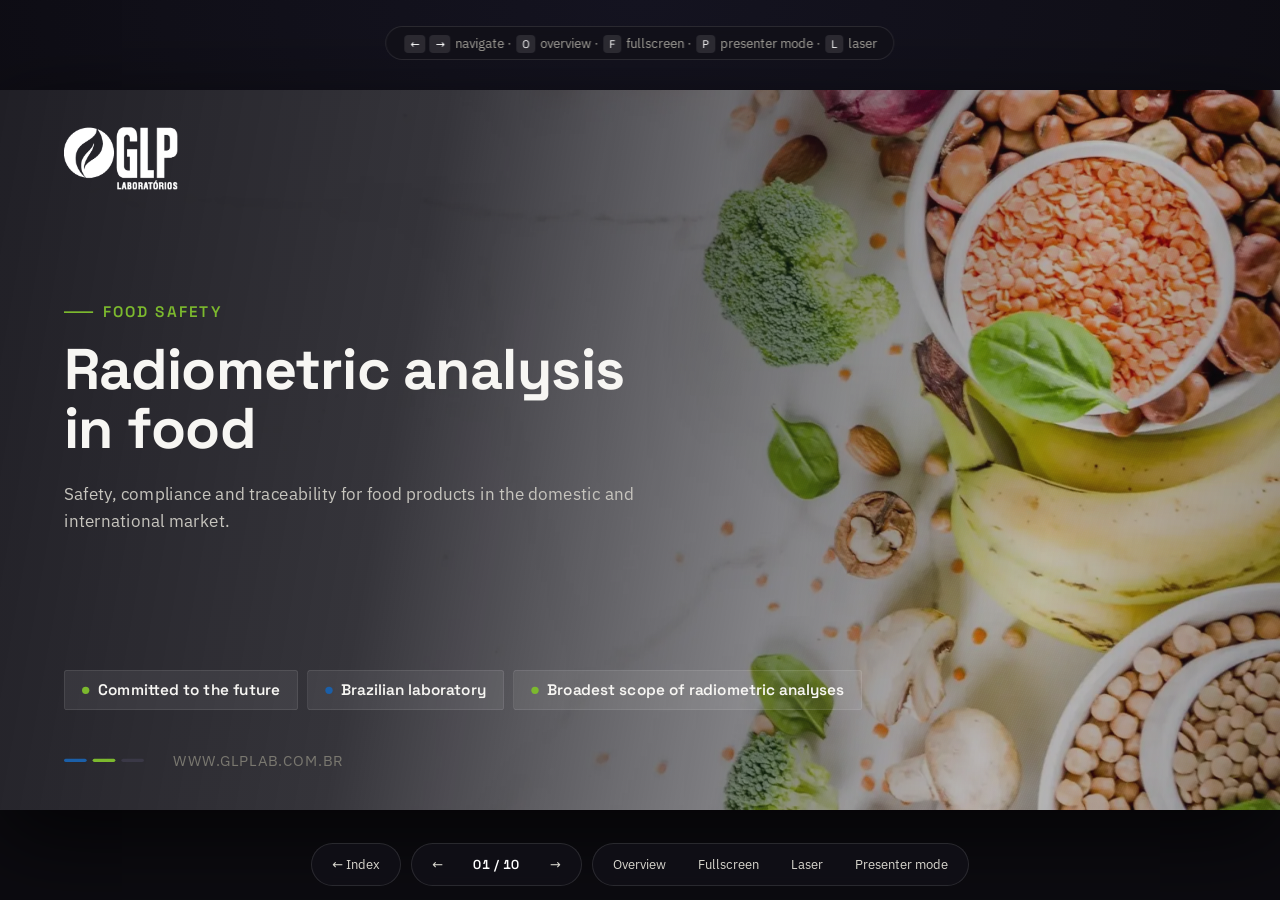
<file: alimentos-en.html>
<!doctype html><html lang="en"><head><meta charset="utf-8"><meta name="viewport" content="width=device-width,initial-scale=1"><meta name="robots" content="noindex,nofollow"><link rel="icon" href="[data-uri]"><link rel="stylesheet" href="assets/fonts.css"><style>*{margin:0;padding:0;box-sizing:border-box}img{max-width:100%}[hidden]{display:none!important}</style><title>GLP Laboratórios · Food</title>
<style>
:root{
  --ink:#14131a; --ink-2:#1e1c26; --bone:#F7F6F3; --paper:#FFFFFF;
  --blue:#1B5FA8; --blue-lo:#2a76c6; --green:#7CB92E; --green-lo:#95d143;
  --slate:#3d3b36; --mute:#5a5850; --mute-2:#6a6860; --faint:#8e8c83;
  --line:#e2e0d8; --shell:#0c0b10;
  --dsp:'Space Grotesk','Space Grotesk Fallback',system-ui,sans-serif;
  --body:'IBM Plex Sans','IBM Plex Sans Fallback',system-ui,sans-serif;
}
*{box-sizing:border-box}
html,body{height:100%}
body{margin:0;background:var(--shell);color:var(--bone);font-family:var(--body);overflow:hidden;
     -webkit-font-smoothing:antialiased}

/* ---------- shell ---------- */
.wrap{position:fixed;inset:0;overflow:hidden;
      background:radial-gradient(120% 90% at 50% 0%,#141320 0%,#0c0b10 62%)}
.stage{position:absolute;left:50%;top:50%;width:1920px;height:1080px;
       margin:-540px 0 0 -960px;transform-origin:center center;
       box-shadow:0 40px 120px rgba(0,0,0,.7);background:var(--bone);overflow:hidden}

/* ---------- slides ---------- */
.s{position:absolute;inset:0;overflow:hidden;opacity:0;visibility:hidden;
   transition:opacity .5s ease,transform .6s cubic-bezier(.22,.61,.36,1),filter .5s ease;
   transform:scale(1.015);filter:saturate(.8)}
.s.on{opacity:1;visibility:visible;transform:none;filter:none;z-index:2}
.s.dark{background:var(--ink);color:var(--bone)}
.s.light{background:var(--bone);color:var(--ink)}
.pad{position:absolute;inset:0;padding:84px 96px 104px;display:flex;flex-direction:column}
.fill{flex:1;display:flex;flex-direction:column;justify-content:center;min-height:0}
.foot.r{left:auto;right:64px;text-align:right}
.foot.r+.pg,.pg.l{right:auto;left:96px}
.casefig{border-radius:6px;overflow:hidden;position:relative;flex:1;min-height:0}
.casecard{margin:-58px 34px 0;position:relative;z-index:2;padding:32px 34px}

/* ---------- motion ---------- */
@keyframes rise{to{opacity:1;transform:none}}
@keyframes wipeX{to{clip-path:inset(0 0 0 0)}}
@keyframes kb{from{transform:scale(1.10) translate3d(0,0,0)}to{transform:scale(1.0)}}
@keyframes kb2{from{transform:scale(1.0)}to{transform:scale(1.09)}}
@keyframes drawX{to{transform:scaleX(1)}}
@keyframes glow{0%,100%{opacity:.5}50%{opacity:.85}}
.a{opacity:0;transform:translateY(26px)}
.s.on .a{animation:rise .78s cubic-bezier(.16,.84,.34,1) forwards;
         animation-delay:calc(var(--i,0)*85ms + 90ms)}
.wipe{clip-path:inset(0 100% 0 0)}
.s.on .wipe{animation:wipeX .85s cubic-bezier(.66,0,.25,1) forwards;
            animation-delay:calc(var(--i,0)*85ms + 160ms)}
.kb{transform:scale(1.10)}
.s.on .kb{animation:kb 22s cubic-bezier(.2,.5,.3,1) forwards}
.s.on .kb.rev{animation:kb2 24s ease-out forwards}
.drw{transform:scaleX(0);transform-origin:left center}
.s.on .drw{animation:drawX 1.3s cubic-bezier(.66,0,.25,1) forwards;animation-delay:.5s}
@media (prefers-reduced-motion:reduce){
  .a,.wipe,.kb,.drw{opacity:1!important;transform:none!important;clip-path:none!important;animation:none!important}
  .s{transition:opacity .2s linear}
}

/* ---------- media ---------- */
.ph{position:absolute;inset:0;background-size:cover;background-position:center;will-change:transform}
.scan{position:absolute;inset:0;pointer-events:none;mix-blend-mode:overlay;
  background-image:repeating-linear-gradient(115deg,rgba(255,255,255,.055) 0 1px,transparent 1px 3px)}
.vig{position:absolute;inset:0;pointer-events:none}
.grain{position:absolute;inset:0;pointer-events:none;opacity:.5;
  background-image:radial-gradient(rgba(255,255,255,.045) .5px,transparent .5px);background-size:3px 3px}

/* ---------- type ---------- */
.eye{display:flex;align-items:center;gap:12px;font-size:23px;letter-spacing:.14em;
     text-transform:uppercase;font-weight:600;color:var(--mute-2)}
.eye .dot{width:10px;height:10px;border-radius:50%;background:var(--blue);flex:0 0 auto}
.eye.g .dot{background:var(--green)}
.dark .eye{color:#8f8d84}
h1.t{font-family:var(--dsp);font-weight:700;font-size:86px;line-height:1.04;letter-spacing:-.015em;margin:0}
h2.t{font-family:var(--dsp);font-weight:700;font-size:56px;line-height:1.1;letter-spacing:-.012em;margin:0;text-wrap:balance}
h3{font-family:var(--dsp);font-weight:600;font-size:28px;line-height:1.25;margin:0}
p{margin:0;font-size:24px;line-height:1.58;color:var(--slate)}
.dark p{color:#C7C5BE}
.lead{font-size:26px;line-height:1.55;color:var(--mute)}
.dark .lead{color:#C7C5BE}
.sm{font-size:21px;line-height:1.5;color:var(--mute)}
b,strong{font-weight:600;color:var(--ink)}
.dark b,.dark strong{color:#fff}

/* ---------- chrome ---------- */
.logo{position:absolute;top:44px;right:64px;height:57px;width:auto;z-index:6;opacity:.55}
.logo.tl{left:96px;right:auto;top:56px;height:93px;opacity:1}
.foot{position:absolute;left:96px;bottom:44px;font-size:20px;letter-spacing:.02em;
      color:var(--faint);z-index:6;display:flex;align-items:center;gap:12px}
.foot::before{content:"";display:inline-block;width:7px;height:7px;border-radius:50%;
      background:var(--blue);box-shadow:13px 0 0 var(--green);margin-right:6px}
.dark .foot{color:#7a7870}
.pg{position:absolute;right:64px;bottom:44px;font-size:21px;color:var(--faint);z-index:6;
    font-family:var(--dsp);font-weight:600;font-variant-numeric:tabular-nums}
.dark .pg{color:#7a7870}
.dash{display:flex;gap:9px}
.dash i{width:34px;height:5px;border-radius:3px;background:var(--blue);display:block}
.dash i:nth-child(2){background:var(--green)}
.dash i:nth-child(3){background:#3a3846}

/* ---------- cards ---------- */
.card{background:var(--paper);border-radius:5px;padding:30px 32px;
      box-shadow:0 1px 3px rgba(20,19,26,.07),0 10px 30px -18px rgba(20,19,26,.28);
      transition:transform .35s cubic-bezier(.16,.84,.34,1),box-shadow .35s ease}
.card.tb{border-top:4px solid var(--blue)}
.card.tg{border-top:4px solid var(--green)}
.card.tk{border-top:4px solid var(--ink)}
.card.lb{border-left:4px solid var(--blue)}
.card.lg{border-left:4px solid var(--green)}
.card.lk{border-left:4px solid var(--ink)}
.num{width:54px;height:54px;border-radius:50%;display:grid;place-items:center;color:#fff;
     font-family:var(--dsp);font-weight:700;font-size:23px;flex:0 0 auto;
     font-variant-numeric:tabular-nums}
.nb{background:var(--blue)} .ng{background:var(--green)} .nk{background:var(--ink)}
.grid{display:grid;gap:20px}
.g2{grid-template-columns:repeat(2,1fr)} .g3{grid-template-columns:repeat(3,1fr)}
.g4{grid-template-columns:repeat(4,1fr)} .g5{grid-template-columns:repeat(5,1fr)}
.rail{display:flex;gap:20px}
.rail>i{width:4px;border-radius:2px;background:var(--green);flex:0 0 auto;display:block}
.rail.b>i{background:var(--blue)}
.chip{display:inline-flex;align-items:center;gap:13px;background:var(--ink);border-radius:5px;
      padding:14px 26px;color:var(--bone);font-family:var(--dsp);font-weight:600;font-size:23px}
.chip .d{width:11px;height:11px;border-radius:50%;background:var(--green);flex:0 0 auto}
.chip.b .d{background:var(--blue)}
.dark .chip{background:rgba(255,255,255,.07);border:1px solid rgba(255,255,255,.13)}
.ic{height:54px;width:auto;max-width:54px;object-fit:contain;align-self:flex-start;opacity:.9;flex:0 0 auto}
.ic.inv{filter:invert(1)}
.ic.big{height:74px;max-width:80px}
.markbox{background:var(--paper);border-radius:5px;display:flex;align-items:center;justify-content:center;
  padding:20px 24px;overflow:hidden;box-shadow:0 1px 3px rgba(20,19,26,.07);
  transition:transform .4s cubic-bezier(.16,.84,.34,1)}
.markbox img{max-width:100%;max-height:100%;width:auto;height:auto;object-fit:contain;display:block;
  filter:grayscale(1) contrast(1.05);opacity:.8;transition:filter .35s ease,opacity .35s ease}
.markbox:hover img{filter:none;opacity:1}
.markbox:hover{transform:translateY(-4px)}
.doc{border-radius:4px;overflow:hidden;background:#fff;box-shadow:0 2px 8px rgba(20,19,26,.12),0 24px 50px -28px rgba(20,19,26,.5)}
.doc img{display:block;width:100%;height:100%;object-fit:contain;background:#fff}

.mesh{position:absolute;inset:0;pointer-events:none;opacity:.6;
  background-image:linear-gradient(rgba(255,255,255,.045) 1px,transparent 1px),
                   linear-gradient(90deg,rgba(255,255,255,.045) 1px,transparent 1px);
  background-size:64px 64px;
  -webkit-mask-image:radial-gradient(ellipse 62% 58% at 50% 44%,#000 0%,transparent 78%);
  mask-image:radial-gradient(ellipse 62% 58% at 50% 44%,#000 0%,transparent 78%)}
.ctc{display:flex;flex-direction:column;align-items:center;gap:12px;
  background:rgba(255,255,255,.045);border:1px solid rgba(255,255,255,.1);
  border-radius:8px;padding:30px 22px}
.ctc .d{width:10px;height:10px;border-radius:50%}
.ctc .k{color:#8f8d84;font-size:20px;letter-spacing:.12em;text-transform:uppercase}
.ctc .v{color:#F7F6F3;font-size:25px;font-weight:600;text-align:center;line-height:1.3}

.gcard{background:rgba(255,255,255,.055);border:1px solid rgba(255,255,255,.12);
  border-radius:6px;padding:32px 32px 30px;display:flex;flex-direction:column}
.wb{background:#fff;border-radius:4px;padding:14px 18px;width:fit-content;
  display:flex;align-items:center;justify-content:center;min-height:96px}
.tags{display:flex;flex-wrap:wrap;gap:9px}
.tags span{display:inline-block;background:#eeece4;border-radius:4px;padding:8px 14px;
  font-size:20px;font-weight:500;color:var(--slate);font-variant-numeric:tabular-nums}
.dark .tags span{background:rgba(255,255,255,.09);color:#d8d6ce}

.tbl{display:flex;flex-direction:column;gap:2px;background:var(--line);border-radius:6px;overflow:hidden}
.tr{display:grid;grid-template-columns:260px 320px 1fr;gap:24px;background:var(--paper);
    padding:26px 30px;align-items:center}
.tr.th{background:var(--ink);color:#F7F6F3;padding:20px 30px;font-family:var(--dsp);
    font-weight:600;font-size:21px;letter-spacing:.1em;text-transform:uppercase}
.tr>div{font-size:23px;color:var(--slate)}
.tr.th>div{color:#c7c5be}
.badge{display:inline-block;padding:11px 22px;border-radius:5px;color:#fff;
    font-family:var(--dsp);font-weight:700;font-size:23px}

/* ---------- HUD ---------- */
.hud{position:fixed;left:0;right:0;bottom:0;z-index:50;display:flex;align-items:center;
     justify-content:center;gap:10px;padding:14px;opacity:0;transition:opacity .35s ease;
     pointer-events:none}
.hud.show{opacity:1;pointer-events:auto}
.hud .grp{display:flex;align-items:center;gap:4px;background:rgba(18,17,24,.82);
     border:1px solid rgba(255,255,255,.11);backdrop-filter:blur(14px);border-radius:999px;padding:6px}
.hud button{all:unset;cursor:pointer;color:#d8d6ce;font-family:var(--body);font-size:13px;
     padding:8px 14px;border-radius:999px;display:flex;align-items:center;gap:7px;line-height:1}
.hud button:hover{background:rgba(255,255,255,.1);color:#fff}
.hud button:focus-visible{outline:2px solid var(--green);outline-offset:2px}
.hud .idx{font-family:var(--dsp);font-weight:600;font-size:13px;color:#fff;padding:0 12px;
     font-variant-numeric:tabular-nums;letter-spacing:.04em}
.prog{position:fixed;top:0;left:0;height:3px;background:linear-gradient(90deg,var(--blue),var(--green));
     z-index:60;width:0;transition:width .5s cubic-bezier(.22,.61,.36,1);box-shadow:0 0 14px rgba(124,185,46,.5)}
.zone{position:fixed;top:0;bottom:0;width:16%;z-index:40;cursor:pointer}
.zone.l{left:0} .zone.r{right:0}

/* ---------- overview ---------- */
.ov{position:fixed;inset:0;z-index:70;background:rgba(9,8,13,.96);backdrop-filter:blur(8px);
    display:none;padding:56px;overflow:auto}
.ov.show{display:block}
.ov h4{font-family:var(--dsp);font-weight:600;font-size:15px;letter-spacing:.16em;
    text-transform:uppercase;color:#8f8d84;margin:0 0 26px}
.ovg{display:grid;grid-template-columns:repeat(auto-fill,minmax(260px,1fr));gap:20px}
.ovc{position:relative;cursor:pointer;border-radius:6px;overflow:hidden;background:#000;
    border:2px solid transparent;transition:border-color .2s ease,transform .25s ease}
.ovc:hover{transform:translateY(-3px)} .ovc:hover,.ovc.cur{border-color:var(--green)}
.ovc .fr{position:relative;width:100%;aspect-ratio:16/9;overflow:hidden}
.ovc .fr>*{position:absolute;top:0;left:0;width:1920px;height:1080px;transform-origin:top left}
.ovc .cap{display:flex;gap:9px;padding:9px 11px;font-size:12px;color:#c7c5be;background:#141320;
    align-items:baseline}
.ovc .cap b{font-family:var(--dsp);color:var(--green);font-size:11px;font-weight:700}
.hint{position:fixed;left:50%;top:26px;transform:translateX(-50%);z-index:65;font-size:12.5px;
    color:#a5a39b;background:rgba(18,17,24,.8);border:1px solid rgba(255,255,255,.1);
    padding:8px 16px;border-radius:999px;backdrop-filter:blur(10px);transition:opacity .6s ease}
.hud .homebtn{all:unset;cursor:pointer;color:#d8d6ce;font-family:var(--body);font-size:13px;padding:8px 14px;border-radius:999px;display:flex;align-items:center;gap:7px;line-height:1;text-decoration:none}.hud .homebtn:hover{background:rgba(255,255,255,.1);color:#fff}.hud .homebtn:focus-visible{outline:2px solid var(--green);outline-offset:2px}
.hint kbd{font-family:var(--dsp);font-size:11px;background:rgba(255,255,255,.11);
    padding:2px 6px;border-radius:4px;color:#fff;margin:0 2px}

/* ---------- modo apresentação: laser, tela preta, modo apresentador ---------- */
.laser{position:absolute;left:0;top:0;width:30px;height:30px;margin:-15px 0 0 -15px;border-radius:50%;
  background:radial-gradient(circle,#ff4a3d 0 30%,rgba(255,40,30,.55) 45%,rgba(255,40,30,0) 72%);
  box-shadow:0 0 22px 6px rgba(255,40,30,.45);z-index:90;pointer-events:none;display:none}
.laser.show{display:block}
.stage.lz{cursor:none}
.blk{position:absolute;inset:0;background:#000;z-index:80;display:none}
.blk.show{display:block}
.blk span{display:none}

body.pm{overflow:hidden;background:#0c0b10;color:#e9e7e0;font-family:var(--body)}
body.pm .prog,body.pm .zone,body.pm .hint,body.pm .hud{display:none!important}
.pmx{position:fixed;inset:0;display:grid;grid-template-columns:minmax(0,1.62fr) minmax(320px,1fr);
  grid-template-rows:auto minmax(0,1fr) auto;gap:16px;padding:16px 18px}
.pmx-top{grid-column:1/-1;display:flex;align-items:center;gap:18px;flex-wrap:wrap}
.pmx-ttl{font-family:var(--dsp);font-weight:600;font-size:15px;letter-spacing:.12em;text-transform:uppercase;color:#a5a39b;margin-right:auto}
.pmx-ttl b{color:#fff;font-weight:600}
.pmx-con{font-size:13px;color:#a5a39b;display:flex;align-items:center;gap:8px}
.pmx-con i{width:9px;height:9px;border-radius:50%;background:#d9534f;display:block}
.pmx-con.ok i{background:var(--green)}
.pmx-clock{font-family:var(--dsp);font-size:17px;color:#a5a39b;font-variant-numeric:tabular-nums}
.pmx-timer{display:flex;align-items:center;gap:8px;background:#17161e;border:1px solid #2a2833;border-radius:10px;padding:6px 8px 6px 14px}
.pmx-timer .tv{font-family:var(--dsp);font-weight:700;font-size:26px;color:#fff;font-variant-numeric:tabular-nums;min-width:118px}
.pmx-timer.paused .tv{color:#8e8c83}
.pmx button{all:unset;cursor:pointer;font-family:var(--body);font-size:14px;color:#e9e7e0;background:#1e1c26;
  border:1px solid #2f2d39;border-radius:8px;padding:8px 13px;line-height:1;display:inline-flex;align-items:center;gap:7px;white-space:nowrap}
.pmx button:hover{background:#2a2833;color:#fff}
.pmx button:focus-visible{outline:2px solid var(--green);outline-offset:2px}
.pmx button.on{background:var(--blue);border-color:var(--blue);color:#fff}
.pmx button.big{font-size:16px;padding:12px 22px}
.pmx kbd{font-family:var(--dsp);font-size:11px;background:rgba(255,255,255,.1);border-radius:4px;padding:2px 6px;color:#cfcdc6}
.pmx-cur{position:relative;min-height:0;display:flex;flex-direction:column;gap:8px}
.pmx-lab{font-size:12px;letter-spacing:.14em;text-transform:uppercase;color:#8e8c83;font-weight:600;display:flex;gap:10px;align-items:center}
.pmx-lab b{color:#e9e7e0;font-weight:600;letter-spacing:.06em}
.pmx-box{position:relative;flex:1;min-height:0;border-radius:8px;overflow:hidden;background:#000}
body.pm .wrap{position:absolute;inset:0;background:#000}
body.pm .stage{box-shadow:none}
body.pm .blk{background:rgba(0,0,0,.82)}
body.pm .blk span{display:flex;position:absolute;inset:0;align-items:center;justify-content:center;
  font-family:var(--dsp);font-size:64px;color:#fff;letter-spacing:.06em}
.pmx-side{display:flex;flex-direction:column;gap:14px;min-height:0}
.pmx-next{display:flex;flex-direction:column;gap:8px}
.pmx-nf{position:relative;width:100%;aspect-ratio:16/9;border-radius:6px;overflow:hidden;background:#000}
.pmx-nf>.s{width:1920px;height:1080px;transform-origin:0 0;position:absolute;left:0;top:0}
.pmx-end{position:absolute;inset:0;display:flex;align-items:center;justify-content:center;color:#8e8c83;font-size:15px}
.pmx-notes{flex:1;min-height:0;display:flex;flex-direction:column;gap:8px}
.pmx-nb{flex:1;min-height:0;overflow:auto;background:#15141b;border:1px solid #24222c;border-radius:8px;padding:16px 20px 16px 18px}
.pmx-nb ul{margin:0;padding:0 0 0 1.1em}
.pmx-nb li{font-size:var(--nfs,21px);line-height:1.45;color:#ecebe6;margin:0 0 .55em}
.pmx-nb li::marker{color:var(--green)}
.pmx-nb .none{color:#8e8c83;font-size:15px}
.pmx-fs{margin-left:auto;display:flex;gap:6px}
.pmx-fs button{padding:4px 9px;font-size:12px}
.pmx-bot{grid-column:1/-1;display:flex;align-items:center;gap:10px;flex-wrap:wrap}
.pmx-bot .ix{font-family:var(--dsp);font-weight:700;font-size:20px;color:#fff;min-width:92px;text-align:center;font-variant-numeric:tabular-nums}
.pmx-bot .sp{flex:1}
.pmx-help{font-size:12.5px;color:#8e8c83}
.pmx-tip{position:fixed;left:50%;top:70px;transform:translateX(-50%);z-index:95;max-width:640px;background:#1b1a22;
  border:1px solid #34323d;border-radius:12px;padding:18px 22px;font-size:14.5px;line-height:1.55;color:#d8d6ce;box-shadow:0 24px 60px rgba(0,0,0,.6)}
.pmx-tip b{color:#fff}
.pmx-tip ol{margin:8px 0 12px 1.2em;padding:0}
@media (max-width:900px){
  .pmx{grid-template-columns:1fr;grid-template-rows:auto minmax(220px,1fr) auto auto;overflow:auto}
}
</style>

</head><body><div class="prog" id="prog"></div>
<div class="wrap"><div class="stage" id="stage">

<!-- 01 -->
<section class="s dark" data-label="Cover">
  <div class="ph kb" data-bg="food_flat"></div>
  <div class="scan"></div>
  <div class="vig" style="background:linear-gradient(100deg,rgba(20,19,26,.95) 0%,rgba(20,19,26,.86) 32%,rgba(20,19,26,.55) 58%,rgba(20,19,26,.28) 80%,rgba(20,19,26,.45) 100%)"></div>
  <img class="logo tl a" style="--i:0" data-src="glp_white" alt="GLP Laboratórios">
  <div style="position:absolute;left:96px;top:318px;width:1160px">
    <div class="a" style="--i:1;display:flex;align-items:center;gap:14px;margin-bottom:26px">
      <span class="wipe" style="--i:1;width:44px;height:3px;background:var(--green);display:block"></span>
      <span style="color:var(--green);font-family:var(--dsp);font-weight:600;font-size:23px;letter-spacing:.13em;text-transform:uppercase">Food safety</span>
    </div>
    <h1 class="t a" style="--i:2">Radiometric analysis<br>in food</h1>
    <p class="a lead" style="--i:4;margin-top:32px;max-width:880px;color:#C7C5BE;font-size:26px">
      Safety, compliance and traceability for food products
      in the domestic and international market.</p>
  </div>
  <div style="position:absolute;left:96px;bottom:150px;display:flex;gap:14px">
    <span class="chip a" style="--i:5"><i class="d"></i>Committed to the future</span>
    <span class="chip b a" style="--i:6"><i class="d"></i>Brazilian laboratory</span>
    <span class="chip a" style="--i:7"><i class="d"></i>Broadest scope of radiometric analyses</span>
  </div>
  <div style="position:absolute;left:96px;bottom:60px;display:flex;gap:44px;align-items:center">
    <span class="dash a" style="--i:8"><i></i><i></i><i></i></span>
    <span class="a" style="--i:8;color:#7a7870;font-size:22px;letter-spacing:.07em">WWW.GLPLAB.COM.BR</span>
  </div>
</section>

<!-- 02 -->
<section class="s light" data-label="Why test">
  <img class="logo" data-src="glp_color" alt="">
  <div style="position:absolute;left:0;top:0;bottom:0;width:56%;padding:92px 68px 92px 96px;display:flex;flex-direction:column;justify-content:center">
    <div class="eye a" style="--i:0"><i class="dot"></i>02 · Context</div>
    <h2 class="t a" style="--i:1;margin-top:20px">Why quantify<br>radionuclides in food</h2>
    <p class="a" style="--i:2;margin-top:26px;font-size:25px;max-width:800px">GLP Laboratórios performs the radiometric analyses required by the domestic and international market, in addition to issuing reports for assessing radioactivity levels in accordance with the requirements of importing countries.</p>
    <div style="display:flex;flex-direction:column;gap:18px;margin-top:40px">
      <div class="card a" style="--i:3;display:flex;gap:24px;align-items:center;padding:26px 30px">
        <span class="num nb">01</span><div><h3 style="font-size:25px">Export requirement</h3><p class="sm" style="margin-top:6px">Each market defines its own set of radionuclides and limits.</p></div></div>
      <div class="card a" style="--i:4;display:flex;gap:24px;align-items:center;padding:26px 30px">
        <span class="num ng">02</span><div><h3 style="font-size:25px">Consumer safety</h3><p class="sm" style="margin-top:6px">Food safety control through validated radiometric methods.</p></div></div>
      <div class="card a" style="--i:5;display:flex;gap:24px;align-items:center;padding:26px 30px">
        <span class="num nk">03</span><div><h3 style="font-size:25px">Certification and audit</h3><p class="sm" style="margin-top:6px">Traceable and auditable reports for quality programs.</p></div></div>
    </div>
  </div>
  <div style="position:absolute;right:0;top:0;bottom:0;width:44%;overflow:hidden">
    <div class="ph kb" data-bg="food_flat2"></div>
    <div class="vig" style="background:linear-gradient(180deg,rgba(20,19,26,0) 58%,rgba(20,19,26,.42) 100%)"></div>
  </div>
  <div class="foot">GLP Laboratórios · Food</div>
  <div class="pg" style="right:auto;left:calc(56% - 40px)">02</div>
</section>

<!-- 03 -->
<section class="s light" data-label="Main segments">
  <img class="logo" data-src="glp_color" alt="">
  <div class="pad">
    <div class="eye g a" style="--i:0"><i class="dot"></i>03 · Segments</div>
    <h2 class="t a" style="--i:1;margin-top:18px">Main segments</h2>
    <p class="a lead" style="--i:2;margin-top:16px;max-width:1080px">Radiometric analyses applied to different food matrices.</p>
    <div class="grid g5 fill" style="margin-top:46px;gap:22px;align-content:center;align-items:stretch">
      <div class="card tb a" style="--i:3;padding:38px 32px;min-height:400px;display:flex;flex-direction:column;justify-content:center;gap:24px">
        <img class="ic big" data-src="ic_cow" alt=""><h3 style="font-size:27px">Meat products</h3><p style="font-size:22px">Beef, pork and poultry</p></div>
      <div class="card tg a" style="--i:4;padding:38px 32px;min-height:400px;display:flex;flex-direction:column;justify-content:center;gap:24px">
        <img class="ic big" data-src="ic_milk" alt=""><h3 style="font-size:27px">Dairy</h3><p style="font-size:22px">Milk and dairy products</p></div>
      <div class="card tb a" style="--i:5;padding:38px 32px;min-height:400px;display:flex;flex-direction:column;justify-content:center;gap:24px">
        <img class="ic big" data-src="ic_grain" alt=""><h3 style="font-size:27px">Grains and cereals</h3><p style="font-size:22px">Coffee, yeasts, nuts, peanuts</p></div>
      <div class="card tg a" style="--i:6;padding:38px 32px;min-height:400px;display:flex;flex-direction:column;justify-content:center;gap:24px">
        <img class="ic big" data-src="ic_glass" alt=""><h3 style="font-size:27px">Beverages</h3><p style="font-size:22px">Non-alcoholic and mineral water</p></div>
      <div class="card tb a" style="--i:7;padding:38px 32px;min-height:400px;display:flex;flex-direction:column;justify-content:center;gap:24px">
        <img class="ic big" data-src="ic_veg" alt=""><h3 style="font-size:27px">Fruits and vegetables</h3><p style="font-size:22px">Fresh and processed products</p></div>
    </div>
  </div>
  <div class="foot">GLP Laboratórios · Food</div><div class="pg">03</div>
</section>

<!-- 04 -->
<section class="s light" data-label="Required tests">
  <img class="logo" data-src="glp_color" alt="">
  <div class="pad">
    <div class="eye a" style="--i:0"><i class="dot"></i>04 · Requirements</div>
    <h2 class="t a" style="--i:1;margin-top:18px">Required radionuclide tests</h2>
    <p class="a lead" style="--i:2;margin-top:14px;max-width:1120px">Examples of radionuclides required for food products originating from Brazil.</p>
    <div class="fill" style="margin-top:34px;justify-content:center">
      <div class="tbl">
        <div class="tr th a" style="--i:3"><div>Requesting body</div><div>Matrix</div><div>Required radionuclides</div></div>
        <div class="tr a" style="--i:4">
          <div><span class="badge nb">FDA</span><p class="sm" style="margin-top:9px;font-size:19px">Food and Drug Administration</p></div>
          <div>Food in general</div>
          <div class="tags"><span>I-131</span><span>Cs-134 + Cs-137</span><span>Ru-106 + Ru-103</span><span>Sr-90</span><span>Pu-238 + Pu-239 + Am-241</span></div>
        </div>
        <div class="tr a" style="--i:5">
          <div><span class="badge ng">FAO</span><p class="sm" style="margin-top:9px;font-size:19px">Food and Agriculture Organization</p></div>
          <div>Food in general</div>
          <div class="tags"><span>Pu-238 + Pu-239 + Pu-240 + Am-241</span><span>Sr-90 + Ru-106 + I-129 + I-131 + U-235</span><span>S-35 + Co-60 + Sr-89 + Ru-103 + Cs-134 + Cs-137 + Ce-144 + Ir-192</span><span>H-3 + C-14 + Tc-99</span></div>
        </div>
        <div class="tr a" style="--i:6">
          <div><span class="badge nb">European Union</span></div>
          <div>Infant food, dairy products and liquids</div>
          <div class="tags"><span>Cs-134 + Cs-137</span><span>Sr-90</span><span>I-131</span><span>Pu-239 + Am-241</span></div>
        </div>
        <div class="tr a" style="--i:7">
          <div><span class="badge ng">Portaria 146</span></div>
          <div>Food in general</div>
          <div class="tags"><span>Cs-134 and Cs-137</span><span>I-131</span><span>Sr-90</span></div>
        </div>
      </div>
    </div>
  </div>
  <div class="foot">GLP Laboratórios · Food</div><div class="pg">04</div>
</section>

<!-- 05 -->
<section class="s light" data-label="Main determinations">
  <img class="logo" data-src="glp_color" alt="">
  <div class="pad">
    <div class="eye g a" style="--i:0"><i class="dot"></i>05 · Scope</div>
    <h2 class="t a" style="--i:1;margin-top:18px">Main determinations</h2>
    <p class="a lead" style="--i:2;margin-top:16px;max-width:1080px">Radiometric determinations organized by radionuclide families.</p>
    <div class="grid g3 fill" style="margin-top:44px;gap:24px;align-content:center;align-items:stretch">
      <div class="card lb a" style="--i:3;padding:36px 36px;min-height:250px;display:flex;flex-direction:column;justify-content:center"><h3 style="font-size:26px;color:var(--blue)">Cesium and Iodine</h3>
        <div class="tags" style="margin-top:20px"><span>Cs-134</span><span>Cs-137</span><span>I-131</span></div></div>
      <div class="card lg a" style="--i:4;padding:36px 36px;min-height:250px;display:flex;flex-direction:column;justify-content:center"><h3 style="font-size:26px;color:#5d8c22">Radium and Lead</h3>
        <div class="tags" style="margin-top:20px"><span>Ra-226</span><span>Ra-228</span><span>Pb-210</span><span>Pb-214</span></div></div>
      <div class="card lb a" style="--i:5;padding:36px 36px;min-height:250px;display:flex;flex-direction:column;justify-content:center"><h3 style="font-size:26px;color:var(--blue)">Thorium and Uranium</h3>
        <div class="tags" style="margin-top:20px"><span>Th-232</span><span>Th-230</span><span>U-238</span><span>U-235</span><span>U-234</span></div></div>
      <div class="card lg a" style="--i:6;padding:36px 36px;min-height:250px;display:flex;flex-direction:column;justify-content:center"><h3 style="font-size:26px;color:#5d8c22">Strontium and Ruthenium</h3>
        <div class="tags" style="margin-top:20px"><span>Sr-90</span><span>Sr-89</span><span>Ru-103</span><span>Ru-106</span></div></div>
      <div class="card lb a" style="--i:7;padding:36px 36px;min-height:250px;display:flex;flex-direction:column;justify-content:center"><h3 style="font-size:26px;color:var(--blue)">Plutonium and Americium</h3>
        <div class="tags" style="margin-top:20px"><span>Pu-238</span><span>Pu-239</span><span>Pu-240</span><span>Am-241</span></div></div>
      <div class="card lg a" style="--i:8;padding:36px 36px;min-height:250px;display:flex;flex-direction:column;justify-content:center"><h3 style="font-size:26px;color:#5d8c22">Other radionuclides</h3>
        <div class="tags" style="margin-top:20px"><span>K-40</span><span>Ac-228</span><span>H-3</span><span>Co-60</span><span>Ir-192</span></div></div>
    </div>
  </div>
  <div class="foot">GLP Laboratórios · Food</div><div class="pg">05</div>
</section>

<!-- 06 -->
<section class="s dark" data-label="Analytical techniques">
  <div class="ph kb rev" data-bg="lab_blue" style="opacity:.3"></div>
  <div class="vig" style="background:linear-gradient(90deg,rgba(20,19,26,.97) 26%,rgba(20,19,26,.74) 100%)"></div>
  <div class="grain"></div>
  <img class="logo" data-src="glp_white" alt="" style="opacity:.7">
  <div class="pad">
    <div class="eye g a" style="--i:0"><i class="dot"></i>06 · Techniques</div>
    <h2 class="t a" style="--i:1;margin-top:18px;color:#F7F6F3">How we get to the result</h2>
    <p class="a lead" style="--i:2;margin-top:16px;max-width:1060px">Four complementary techniques cover alpha, beta and gamma emitters in any food matrix.</p>
    <div class="grid g4 fill" style="margin-top:48px;gap:22px;align-content:stretch;align-items:stretch">
      <div class="a gcard" style="--i:3;justify-content:center"><span class="num nb" style="width:62px;height:62px;box-shadow:0 0 0 6px rgba(27,95,168,.18)"><img data-src="ic_spec_alpha" alt="" style="width:28px;height:auto"></span>
        <h3 style="color:#fff;margin-top:22px">Alpha Spectrometry</h3>
        <p class="sm" style="color:#a5a39b;margin-top:12px">Radiochemical separation, radionuclide concentration and silicon detection.</p></div>
      <div class="a gcard" style="--i:4;justify-content:center"><span class="num ng" style="width:62px;height:62px;box-shadow:0 0 0 6px rgba(124,185,46,.2)"><img data-src="ic_spec_gamma" alt="" style="width:26px;height:auto"></span>
        <h3 style="color:#fff;margin-top:22px">Gamma Spectrometry</h3>
        <p class="sm" style="color:#a5a39b;margin-top:12px">Cesium, iodine, potassium and other natural and anthropogenic gamma emitters.</p></div>
      <div class="a gcard" style="--i:5;justify-content:center"><span class="num nb" style="width:62px;height:62px;box-shadow:0 0 0 6px rgba(27,95,168,.18)"><img data-src="ic_lsc" alt="" style="width:20px;height:auto"></span>
        <h3 style="color:#fff;margin-top:22px">Liquid Scintillation</h3>
        <p class="sm" style="color:#a5a39b;margin-top:12px">Low-energy beta radionuclides, such as Tritium.</p></div>
      <div class="a gcard" style="--i:6;justify-content:center"><span class="num ng" style="width:62px;height:62px;box-shadow:0 0 0 6px rgba(124,185,46,.2)"><img data-src="ic_prop_counter" alt="" style="width:30px;height:auto"></span>
        <h3 style="color:#fff;margin-top:22px">Proportional Counter</h3>
        <p class="sm" style="color:#a5a39b;margin-top:12px">Total alpha and beta and, after separation, Sr-90, Ra-226, Ra-228 and Pb-210.</p></div>
    </div>
  </div>
  <div class="foot">GLP Laboratórios · Food</div><div class="pg">06</div>
</section>

<!-- 07 -->
<section class="s light" data-label="Qualifications and differentiators">
  <img class="logo" data-src="glp_color" alt="">
  <div class="pad">
    <div class="eye a" style="--i:0"><i class="dot"></i>07 · Credentials</div>
    <h2 class="t a" style="--i:1;margin-top:18px">Qualifications and differentiators</h2>
    <p class="a lead" style="--i:2;margin-top:16px;max-width:1080px">Credentials and commitments that underpin analytical reliability.</p>
    <div class="fill" style="margin-top:42px;display:grid;grid-template-columns:repeat(3,1fr);gap:24px;align-content:stretch;align-items:stretch">
      <div class="card a" style="--i:3;padding:36px 34px;display:flex;flex-direction:column;gap:22px;align-items:flex-start;justify-content:center">
        <div style="height:104px;display:flex;align-items:center"><img data-src="iso17025" alt="ISO/IEC 17025" style="height:104px;width:auto"></div>
        <h3 style="font-size:26px">ABNT NBR ISO/IEC 17025</h3>
        <p style="font-size:22px">Technical competence in laboratory testing · CRL 1266</p></div>
      <div class="card a" style="--i:4;padding:36px 34px;display:flex;flex-direction:column;gap:22px;align-items:flex-start;justify-content:center">
        <div style="height:104px;display:flex;align-items:center"><img data-src="ansn" alt="ANSN" style="height:94px;width:auto"></div>
        <h3 style="font-size:26px">ANSN</h3>
        <p style="font-size:22px">National Nuclear Safety Authority · licensed facility</p></div>
      <div class="card a" style="--i:5;padding:36px 34px;display:flex;flex-direction:column;gap:22px;align-items:flex-start;justify-content:center">
        <div style="height:104px;display:flex;align-items:center"><img data-src="iaea" alt="IAEA" style="height:98px;width:auto"></div>
        <h3 style="font-size:26px">IAEA · ALMERA Network</h3>
        <p style="font-size:22px">International proficiency testing in environmental radioactivity</p></div>
      <div class="card tg a" style="--i:6;padding:34px 36px;display:flex;flex-direction:column;justify-content:center"><h3 style="font-size:25px;color:#5d8c22">Committed to the future</h3>
        <p style="font-size:22px;margin-top:10px">Work focused on safety, quality and responsibility.</p></div>
      <div class="card tb a" style="--i:7;padding:34px 36px;display:flex;flex-direction:column;justify-content:center"><h3 style="font-size:25px;color:var(--blue)">Brazilian laboratory</h3>
        <p style="font-size:22px;margin-top:10px">National structure for specialized technical support.</p></div>
      <div class="card tk a" style="--i:8;padding:34px 36px;display:flex;flex-direction:column;justify-content:center"><h3 style="font-size:25px">Broadest radiometric scope</h3>
        <p style="font-size:22px;margin-top:10px">Breadth of determinations for different requirements.</p></div>
    </div>
  </div>
  <div class="foot">GLP Laboratórios · Food</div><div class="pg">07</div>
</section>

<!-- 08 -->
<section class="s light" data-label="From sample to report">
  <img class="logo" data-src="glp_color" alt="">
  <div class="pad">
    <div class="eye g a" style="--i:0"><i class="dot"></i>08 · Process</div>
    <h2 class="t a" style="--i:1;margin-top:18px">From sample to report</h2>
    <p class="a lead" style="--i:2;margin-top:16px;max-width:1080px">Five stages between first contact and the certificate ready for shipment.</p>
    <div class="fill" style="justify-content:center">
      <div style="position:relative">
        <div style="position:absolute;left:0;right:0;top:35px;height:2px;background:#d8d6cd"></div>
        <div class="drw" style="position:absolute;left:0;right:0;top:35px;height:2px;background:linear-gradient(90deg,var(--blue),var(--green))"></div>
        <div class="grid g5" style="gap:26px;position:relative">
        <div class="a" style="--i:3;display:flex;flex-direction:column;gap:22px">
          <span class="num nb" style="width:70px;height:70px;font-size:28px">1</span>
          <h3 style="font-size:27px">Scope definition</h3><p style="font-size:23px;line-height:1.5">Destination market, matrix and required radionuclides.</p></div>
        <div class="a" style="--i:4;display:flex;flex-direction:column;gap:22px">
          <span class="num ng" style="width:70px;height:70px;font-size:28px">2</span>
          <h3 style="font-size:27px">Sample shipment</h3><p style="font-size:23px;line-height:1.5">Guidance on proper collection, quantity and packaging.</p></div>
        <div class="a" style="--i:5;display:flex;flex-direction:column;gap:22px">
          <span class="num nb" style="width:70px;height:70px;font-size:28px">3</span>
          <h3 style="font-size:27px">Preparation and analysis</h3><p style="font-size:23px;line-height:1.5">Analytical chemistry and application of the technique suited to the matrix.</p></div>
        <div class="a" style="--i:6;display:flex;flex-direction:column;gap:22px">
          <span class="num ng" style="width:70px;height:70px;font-size:28px">4</span>
          <h3 style="font-size:27px">Quantification</h3><p style="font-size:23px;line-height:1.5">Activity concentration with internal quality control.</p></div>
        <div class="a" style="--i:7;display:flex;flex-direction:column;gap:22px">
          <span class="num nb" style="width:70px;height:70px;font-size:28px">5</span>
          <h3 style="font-size:27px">Certificate of analysis for export</h3><p style="font-size:23px;line-height:1.5">Traceable and auditable radiometric certificate of analysis.</p></div>
      </div>
      </div>
    </div>
    <div class="rail a" style="--i:8"><i></i>
      <p style="max-width:1250px">Reduced turnaround times and tracking through the <b>Online Results</b> portal.</p></div>
  </div>
  <div class="foot">GLP Laboratórios · Food</div><div class="pg">08</div>
</section>

<!-- 09 -->
<section class="s dark" data-label="Closing">
  <div class="ph kb rev" data-bg="food_bowls" style="opacity:.5"></div>
  <div class="scan"></div>
  <div class="vig" style="background:linear-gradient(100deg,rgba(20,19,26,.95) 0%,rgba(20,19,26,.82) 42%,rgba(20,19,26,.48) 72%,rgba(20,19,26,.26) 100%)"></div>
  <img class="logo tl a" style="--i:0" data-src="glp_white" alt="">
  <div style="position:absolute;left:96px;top:0;bottom:0;width:1180px;display:flex;flex-direction:column;justify-content:center">
    <h2 class="t a" style="--i:1;color:#F7F6F3;font-size:66px;line-height:1.14">Elevate<br>quality and safety.</h2>
    <p class="a" style="--i:3;margin-top:32px;font-size:27px;line-height:1.55;color:#C7C5BE;max-width:900px">Our team is ready to provide precise food analyses, ensuring compliance and peace of mind to protect the integrity and quality of your products.</p>
    <div class="a" style="--i:4;margin-top:40px;font-family:var(--dsp);font-weight:600;font-size:27px;color:var(--green)">Radiometric excellence in food</div>
  </div>
  <div style="position:absolute;left:96px;bottom:60px"><span class="dash a" style="--i:5"><i></i><i></i><i></i></span></div>
  <div class="pg">09</div>
</section>

<!-- 10 -->
<section class="s dark" data-label="Contact">
  <div class="mesh"></div>
  <div class="vig" style="background:radial-gradient(ellipse 70% 55% at 50% 42%,rgba(27,95,168,.26) 0%,rgba(124,185,46,.09) 38%,rgba(20,19,26,0) 68%)"></div>
  <div class="grain"></div>
  <div style="position:absolute;inset:0;display:flex;flex-direction:column;align-items:center;justify-content:center;padding:0 96px">
    <img class="a" style="--i:0;height:120px;width:auto;margin-bottom:44px" data-src="glp_white" alt="GLP Laboratórios">
    <h2 class="t a" style="--i:1;font-size:48px;text-align:center;color:#F7F6F3;line-height:1.16">Get in touch.</h2>
    <span class="drw" style="display:block;height:2px;width:340px;margin-top:38px;background:linear-gradient(90deg,transparent,var(--blue),var(--green),transparent)"></span>
    <div style="display:grid;grid-template-columns:repeat(3,1fr);gap:22px;margin-top:52px;width:100%;max-width:1300px">
      <div class="a ctc" style="--i:3"><span class="d" style="background:var(--green)"></span>
        <span class="k">Email</span><span class="v">vendas@glplab.com.br</span></div>
      <div class="a ctc" style="--i:4"><span class="d" style="background:var(--blue)"></span>
        <span class="k">Phone</span><span class="v">+55 19 98455-9001</span></div>
      <div class="a ctc" style="--i:5"><span class="d" style="background:var(--green)"></span>
        <span class="k">Website</span><span class="v">www.glplab.com.br</span></div>
    </div>
    <div class="a" style="--i:6;margin-top:48px;text-align:center">
      <p class="sm" style="color:#8f8d84;font-size:22px">Rua Democlácio José Rossin, 112 · Alphanorth Industrial Condominium · Guamium, Piracicaba/SP, Brazil</p>
      <div style="font-family:var(--dsp);font-weight:700;font-size:30px;color:#F7F6F3;margin-top:26px">Brazil's largest radiometric laboratory.</div>
      <span class="dash" style="justify-content:center;margin-top:26px;display:flex"><i></i><i></i><i></i></span>
    </div>
  </div>
  <div class="pg">10</div>
</section>

</div></div>

<div class="zone l" id="zl" aria-hidden="true"></div>
<div class="zone r" id="zr" aria-hidden="true"></div>
<div class="hint" id="hint"><kbd>←</kbd><kbd>→</kbd> navigate · <kbd>O</kbd> overview · <kbd>F</kbd> fullscreen · <kbd>P</kbd> presenter mode · <kbd>L</kbd> laser</div>
<nav class="hud" id="hud" aria-label="Presentation controls">
  <div class="grp"><a class="homebtn" href="index.html" title="Back to index">← Index</a></div>
  <div class="grp"><button id="bPrev" title="Previous slide (←)" aria-label="Previous slide">←</button>
    <span class="idx" id="idx">01 / 10</span>
    <button id="bNext" title="Next slide (→)" aria-label="Next slide">→</button></div>
  <div class="grp"><button id="bOv" title="Overview (O)">Overview</button>
    <button id="bFs" title="Fullscreen (F)">Fullscreen</button></div>
</nav>
<div class="ov" id="ov" role="dialog" aria-label="Slide overview">
  <h4>GLP Laboratórios · Food — 10 slides</h4>
  <div class="ovg" id="ovg"></div>
</div>

<script>
(function(){
  "use strict";
  var A = {"ansn": "assets/45a362988c8f.webp", "food_bowls": "assets/f876a1f406c5.webp", "food_flat": "assets/052810073a6d.webp", "food_flat2": "assets/525e6f614c29.webp", "glp_color": "assets/037860b27494.webp", "glp_white": "assets/b8f279db4a04.webp", "iaea": "assets/c1159d6070f2.webp", "ic_cow": "assets/93dd7f2eb935.webp", "ic_glass": "assets/4fdcaabf86a8.webp", "ic_grain": "assets/6d165784ef0d.webp", "ic_lsc": "assets/c79d84f07459.webp", "ic_milk": "assets/af4da9bc99d4.webp", "ic_prop_counter": "assets/1017c5edbc28.webp", "ic_spec_alpha": "assets/82ffb1a7c624.webp", "ic_spec_gamma": "assets/ee1af39c6a39.webp", "ic_veg": "assets/a9302ffa901e.webp", "iso17025": "assets/0f32a5776728.webp", "lab_blue": "assets/05c07ed3aa08.webp"};

  /* ---- resolve embedded media ---- */
  document.querySelectorAll('[data-bg]').forEach(function(el){
    var u = A[el.getAttribute('data-bg')];
    if (u) el.style.backgroundImage = 'url("'+u+'")';
  });
  document.querySelectorAll('img[data-src]').forEach(function(el){
    var u = A[el.getAttribute('data-src')];
    if (u) el.src = u;
  });

  var stage = document.getElementById('stage');
  var slides = Array.prototype.slice.call(stage.querySelectorAll('.s'));
  var N = slides.length;
  var cur = 0;
  var prog = document.getElementById('prog');
  var idx  = document.getElementById('idx');
  var hud  = document.getElementById('hud');
  var ov   = document.getElementById('ov');
  var ovg  = document.getElementById('ovg');
  var hint = document.getElementById('hint');

  function pad(n){ return (n<10?'0':'')+n; }

  /* Em about:srcdoc (visualizador de artifact) e em iframes com sandbox o
     documento não tem URL própria: replaceState lança SecurityError. Aqui o
     deep link é um extra, então falha em silêncio e o deck segue funcionando. */
  var canHash = true;
  function setHash(n){
    if (!canHash) return;
    try { history.replaceState(null, '', '#' + n); }
    catch (e) { canHash = false; }
  }

  /* ---- fit stage to viewport ---- */
  var wrapEl = stage.parentNode;
  function fit(){
    var w = wrapEl.clientWidth || window.innerWidth, h = wrapEl.clientHeight || window.innerHeight;
    var s = Math.min(w/1920, h/1080);
    stage.style.transform = 'scale('+s+')';
  }
  window.addEventListener('resize', fit, {passive:true});
  fit();

  /* ---- navigation ---- */
  function go(n, push){
    n = Math.max(0, Math.min(N-1, n));
    if (n === cur && slides[cur].classList.contains('on')) return;
    slides.forEach(function(s,i){ s.classList.toggle('on', i===n); });
    cur = n;
    prog.style.width = ((n)/(N-1)*100) + '%';
    idx.textContent = pad(n+1)+' / '+pad(N);
    Array.prototype.forEach.call(ovg.children, function(c,i){ c.classList.toggle('cur', i===n); });
    if (push !== false) setHash(n+1);
    if (window.__onGo) window.__onGo(n);
  }
  function next(){ go(cur+1); }
  function prev(){ go(cur-1); }

  document.getElementById('bNext').onclick = next;
  document.getElementById('bPrev').onclick = prev;
  document.getElementById('zr').onclick = next;
  document.getElementById('zl').onclick = prev;

  document.addEventListener('keydown', function(e){
    if (e.metaKey || e.ctrlKey || e.altKey) return;
    var k = e.key;
    if (k==='ArrowRight'||k==='PageDown'||k===' '||k==='Enter'){ e.preventDefault(); next(); }
    else if (k==='ArrowLeft'||k==='PageUp'||k==='Backspace'){ e.preventDefault(); prev(); }
    else if (k==='Home'){ e.preventDefault(); go(0); }
    else if (k==='End'){ e.preventDefault(); go(N-1); }
    else if (k==='o'||k==='O'){ e.preventDefault(); toggleOv(); }
    else if (k==='f'||k==='F'){ e.preventDefault(); fs(); }
    else if (k==='Escape'){ ov.classList.remove('show'); }
  });

  /* ---- touch ---- */
  var tx=0, ty=0;
  document.addEventListener('touchstart', function(e){ tx=e.changedTouches[0].clientX; ty=e.changedTouches[0].clientY; }, {passive:true});
  document.addEventListener('touchend', function(e){
    var dx=e.changedTouches[0].clientX-tx, dy=e.changedTouches[0].clientY-ty;
    if (Math.abs(dx)>56 && Math.abs(dx)>Math.abs(dy)) { dx<0 ? next() : prev(); }
  }, {passive:true});

  /* ---- fullscreen ---- */
  function fs(){
    try {
      var r = document.fullscreenElement
        ? document.exitFullscreen()
        : (document.documentElement.requestFullscreen && document.documentElement.requestFullscreen());
      if (r && r.catch) r.catch(function(){});
    } catch (e) {}
  }
  document.getElementById('bFs').onclick = fs;

  /* ---- overview ---- */
  var built = false;
  function buildOv(){
    if (built) return; built = true;
    slides.forEach(function(s,i){
      var c = document.createElement('div'); c.className='ovc';
      var fr = document.createElement('div'); fr.className='fr';
      var cl = s.cloneNode(true);
      cl.classList.add('on'); cl.style.opacity='1'; cl.style.visibility='visible';
      cl.style.filter='none'; cl.style.transition='none';
      cl.querySelectorAll('.a,.wipe,.kb,.drw').forEach(function(el){
        el.style.opacity='1'; el.style.transform='none'; el.style.clipPath='none'; el.style.animation='none';
      });
      fr.appendChild(cl);
      c.appendChild(fr);
      var cap = document.createElement('div'); cap.className='cap';
      cap.innerHTML = '<b>'+pad(i+1)+'</b><span></span>';
      cap.lastChild.textContent = s.getAttribute('data-label')||'';
      c.appendChild(cap);
      c.onclick = function(){ ov.classList.remove('show'); go(i); };
      ovg.appendChild(c);
    });
    scaleOv();
  }
  function scaleOv(){
    Array.prototype.forEach.call(ovg.children, function(c){
      var fr = c.querySelector('.fr');
      var k = fr.clientWidth/1920;
      fr.firstChild.style.transform = 'scale('+k+')';
    });
  }
  function toggleOv(){
    buildOv();
    ov.classList.toggle('show');
    if (ov.classList.contains('show')) requestAnimationFrame(scaleOv);
  }
  document.getElementById('bOv').onclick = toggleOv;
  window.addEventListener('resize', function(){ if (built) scaleOv(); }, {passive:true});

  /* ---- hud auto-hide ---- */
  var t;
  function poke(){
    hud.classList.add('show');
    clearTimeout(t);
    t = setTimeout(function(){ hud.classList.remove('show'); }, 2600);
  }
  ['mousemove','keydown','touchstart','click'].forEach(function(ev){
    document.addEventListener(ev, poke, {passive:true});
  });
  poke();
  setTimeout(function(){ hint.style.opacity='0'; }, 5200);
  setTimeout(function(){ if(hint.parentNode) hint.parentNode.removeChild(hint); }, 6400);

  /* ---- deep link ---- */
  function fromHash(){
    var h = '';
    try { h = location.hash || ''; } catch (e) {}
    var v = parseInt(h.replace('#',''),10);
    return (isFinite(v) && v>0) ? Math.min(v,N)-1 : 0;
  }
  window.addEventListener('hashchange', function(){ go(fromHash(), false); });

  /* ---- boot ---- */
  window.__deck = {go:go, cur:function(){return cur;}, N:N, slides:slides, stage:stage, fit:fit, toggleOv:toggleOv, fs:fs};
  go(fromHash(), false);
})();
</script>
<script>window.__notes = [
[
"Commercial hook before the technical one: without a radiometric report accepted by the importing country, the cargo does not ship",
"Ask about the product and the destination market"
],
[
"Each importing country defines its own set of radionuclides and limits",
"Three reasons: export requirement, consumer safety and certification and audit",
"The report is a shipping document, not an extra"
],
[
"Matrices: meat, dairy, grains and cereals, beverages, fruits and vegetables",
"If the product is not listed, ask about the matrix: the scope covers practically any food matrix"
],
[
"Most practical slide: the exporter sees what to request for their market",
"Regulators: FDA, FAO, European Union and Portaria 146",
"Confirm the destination country and the matrix"
],
[
"Scope organized by radionuclide families",
"Useful when the client arrives with the importer's list: check item by item"
],
[
"Four techniques: alpha, gamma, liquid scintillation and proportional counter",
"The technique changes with the radionuclide and the matrix: there is no single method for everything"
],
[
"ISO/IEC 17025 accreditation (CRL 1266): the basis for the report to be recognized by whoever receives the cargo",
"ANSN-licensed facility and IAEA ALMERA network",
"Brazilian laboratory with the broadest radiometric scope in the country"
],
[
"Five steps: scope, sample submission, preparation and analysis, quantification and export report",
"Guide collection, quantity and packaging",
"Close with Online Results: the client follows progress without having to call"
],
[
"Reinforce: compliance and peace of mind to protect the integrity and quality of the products",
"Propose a next step: define scope and destination market"
],
[
"Keep this slide on screen during questions",
"Sales contact: vendas@glplab.com.br · +55 19 98455-9001",
"Agree on the next step before closing"
]
];</script>

<script>
/* ==== Modo apresentação: apresentador (2ª janela), laser, tela preta, passador ==== */
(function(){
  "use strict";
  var LANG = ((document.documentElement.lang || "pt").slice(0,2) === "en") ? "en" : "pt";
  var TT = {"pt": {"blackScreen": "Tela preta", "laser": "Laser", "laserTitle": "Apontador laser (L)", "presTitle": "Modo apresentador: notas, próximo slide e cronômetro (P)", "presBtn": "Modo apresentador", "popupBlocked": "O navegador bloqueou a janela do apresentador. Libere pop-ups para este site e tente de novo.", "presenterPrefix": "Apresentador", "topTitle": "Modo apresentador", "searching": "Procurando a janela dos slides…", "openAudTitle": "Abrir a janela que vai para o projetor ou para a transmissão", "openAud": "Abrir janela dos slides", "pauseTitle": "Pausar / continuar (T)", "pause": "Pausar", "resume": "Continuar", "resetTitle": "Zerar cronômetro", "reset": "Zerar", "helpTitle": "Como usar", "curSlide": "Slide atual", "next": "Próximo", "notes": "Notas", "fontDown": "Diminuir letra", "fontUp": "Aumentar letra", "prev": "← Anterior", "nextBtn": "Próximo →", "laserBtnTitle": "Apontador laser: passe o mouse sobre o slide atual (L)", "blkTitle": "Escurece a tela do público (B)", "blkBtn": "Tela preta", "ovTitle": "Ver todos os slides (O)", "ovBtn": "Visão geral", "help": "← → ou passador para navegar · T pausa o cronômetro", "end": "Fim da apresentação", "noNotes": "Sem notas para este slide.", "conn": "Janela dos slides conectada", "notConn": "Janela dos slides não conectada", "helpHead": "Como apresentar", "h1": "Com projetor ou TV: arraste a <b>janela dos slides</b> para a segunda tela e aperte <b>F</b> nela (tela cheia). Esta janela fica no notebook.", "h2": "Em Teams ou Meet: compartilhe só a <b>janela</b> dos slides, não a tela inteira.", "h3": "Navegue por aqui, pelo passador ou pelas setas. As duas janelas andam juntas.", "h4": "<b>L</b> liga o laser: passe o mouse sobre o slide atual. <b>B</b> escurece a tela do público.", "ok": "Entendi", "param": "apresentador", "hint": " · <kbd>P</kbd> modo apresentador · <kbd>L</kbd> laser"}, "en": {"blackScreen": "Black screen", "laser": "Laser", "laserTitle": "Laser pointer (L)", "presTitle": "Presenter mode: notes, next slide and timer (P)", "presBtn": "Presenter mode", "popupBlocked": "The browser blocked the presenter window. Allow pop-ups for this site and try again.", "presenterPrefix": "Presenter", "topTitle": "Presenter mode", "searching": "Looking for the slides window…", "openAudTitle": "Open the window that goes to the projector or the broadcast", "openAud": "Open slides window", "pauseTitle": "Pause / resume (T)", "pause": "Pause", "resume": "Resume", "resetTitle": "Reset timer", "reset": "Reset", "helpTitle": "How to use", "curSlide": "Current slide", "next": "Next", "notes": "Notes", "fontDown": "Smaller text", "fontUp": "Larger text", "prev": "← Previous", "nextBtn": "Next →", "laserBtnTitle": "Laser pointer: hover over the current slide (L)", "blkTitle": "Darkens the audience screen (B)", "blkBtn": "Black screen", "ovTitle": "See all slides (O)", "ovBtn": "Overview", "help": "← → or clicker to navigate · T pauses the timer", "end": "End of presentation", "noNotes": "No notes for this slide.", "conn": "Slides window connected", "notConn": "Slides window not connected", "helpHead": "How to present", "h1": "With a projector or TV: drag the <b>slides window</b> to the second screen and press <b>F</b> on it (fullscreen). This window stays on your laptop.", "h2": "On Teams or Meet: share only the slides <b>window</b>, not the whole screen.", "h3": "Navigate from here, with a clicker or the arrow keys. Both windows move together.", "h4": "<b>L</b> turns on the laser: hover over the current slide. <b>B</b> darkens the audience screen.", "ok": "Got it", "param": "presenter", "hint": " · <kbd>P</kbd> presenter mode · <kbd>L</kbd> laser"}};
  var T = TT[LANG];
  var D = window.__deck; if (!D) return;
  var NOTES = window.__notes || [];
  var stage = D.stage, slides = D.slides, N = D.N;
  var IS_P = /[?&](apresentador|presenter)\b/.test(location.search);
  var KEY = 'glp-deck:' + location.pathname.replace(/[?#].*$/,'');
  function pad(n){ return (n<10?'0':'')+n; }
  function $(id){ return document.getElementById(id); }

  /* ---------- comunicação entre janelas ---------- */
  var peer = null;           // a outra janela (opener ou popup)
  try { if (window.opener && !window.opener.closed) peer = window.opener; } catch(e){}
  var bc = null;
  try { bc = new BroadcastChannel(KEY); } catch(e){}
  var seen = {}, remote = false;
  function send(m){
    m.id = Math.random().toString(36).slice(2); m.k = KEY; m.from = IS_P ? 'p' : 'a';
    seen[m.id] = 1;
    try { if (peer && !peer.closed) peer.postMessage(m, '*'); } catch(e){}
    try { if (bc) bc.postMessage(m); } catch(e){}
  }
  function recv(m, src){
    if (!m || m.k !== KEY || !m.id || seen[m.id]) return;
    if (m.from === (IS_P ? 'p' : 'a')) return;   // só conversa com o outro papel
    seen[m.id] = 1;
    if (src && !peer) peer = src;
    handle(m);
  }
  window.addEventListener('message', function(e){ recv(e.data, e.source); });
  if (bc) bc.onmessage = function(e){ recv(e.data, null); };

  window.__onGo = function(n){
    if (!remote) send({t:'go', n:n});
    if (IS_P) renderP(n);
  };
  function goRemote(n){ remote = true; try { D.go(n); } finally { remote = false; } if (IS_P) renderP(n); }

  /* ---------- laser e tela preta (as duas janelas) ---------- */
  var laser = document.createElement('div'); laser.className = 'laser'; stage.appendChild(laser);
  var blk = document.createElement('div'); blk.className = 'blk'; blk.innerHTML = '<span>' + T.blackScreen + '</span>';
  stage.parentNode.appendChild(blk);
  var laserOn = false, blkOn = false, lastSent = 0;

  function setLaser(on, fromRemote){
    laserOn = on;
    stage.classList.toggle('lz', on);
    if (!on) laser.classList.remove('show');
    var b = $('pLaser'); if (b) b.classList.toggle('on', on);
    if (!fromRemote) send({t:'laser', on:on});
  }
  function setBlk(on, fromRemote){
    blkOn = on; blk.classList.toggle('show', on);
    var b = $('pBlk'); if (b) b.classList.toggle('on', on);
    if (!fromRemote) send({t:'blk', on:on});
  }
  function placeLaser(x, y){
    laser.style.transform = 'translate(' + x + 'px,' + y + 'px)';
    laser.classList.add('show');
  }
  stage.addEventListener('mousemove', function(e){
    if (!laserOn) return;
    var r = stage.getBoundingClientRect();
    var x = (e.clientX - r.left) / r.width * 1920, y = (e.clientY - r.top) / r.height * 1080;
    placeLaser(x, y);
    var t = Date.now();
    if (t - lastSent > 16) { lastSent = t; send({t:'lp', x:Math.round(x), y:Math.round(y)}); }
  });
  stage.addEventListener('mouseleave', function(){
    if (!laserOn) return; laser.classList.remove('show'); send({t:'lh'});
  });

  function handle(m){
    if (m.t === 'go') goRemote(m.n);
    else if (m.t === 'laser') setLaser(m.on, true);
    else if (m.t === 'lp') { if (laserOn) placeLaser(m.x, m.y); }
    else if (m.t === 'lh') laser.classList.remove('show');
    else if (m.t === 'blk') setBlk(m.on, true);
    else if (m.t === 'hello' && !IS_P) { send({t:'go', n:D.cur()}); send({t:'blk', on:blkOn}); }
    else if (m.t === 'ping' && !IS_P) send({t:'pong'});
    else if (m.t === 'pong' || (m.t === 'go' && IS_P)) lastPong = Date.now();
    if (IS_P && m.t !== 'ping') lastPong = Date.now();
  }

  /* ---------- abrir o modo apresentador ---------- */
  function baseUrl(){ return location.href.replace(/[?#].*$/, ''); }
  function openPresenter(){
    var w = null;
    try { w = window.open(baseUrl() + '?' + T.param + '#' + (D.cur()+1), 'glp-apresentador',
                         'width=1280,height=780,menubar=no,toolbar=no,location=no'); } catch(e){}
    if (w) { peer = w; try { w.focus(); } catch(e){} }
    else alert(T.popupBlocked);
  }
  function openAudience(){
    var w = null;
    try { w = window.open(baseUrl() + '#' + (D.cur()+1), 'glp-slides', 'width=1100,height=640'); } catch(e){}
    if (w) peer = w;
  }

  /* ---------- teclado (passador incluso) ---------- */
  document.addEventListener('keydown', function(e){
    if (e.metaKey || e.ctrlKey || e.altKey) return;
    var k = e.key;
    if (k === 'l' || k === 'L') { e.preventDefault(); setLaser(!laserOn); }
    else if (k === 'b' || k === 'B' || k === '.') { e.preventDefault(); setBlk(!blkOn); }
    else if ((k === 'p' || k === 'P') && !IS_P) { e.preventDefault(); openPresenter(); }
    else if (k === 'F5') { e.preventDefault(); if (!IS_P) D.fs(); }
    else if (IS_P && (k === 't' || k === 'T')) { e.preventDefault(); toggleTimer(); }
  });

  /* ---------- botões no rodapé da janela normal ---------- */
  if (!IS_P) {
    var bFs = $('bFs');
    if (bFs) {
      var bL = document.createElement('button'); bL.id = 'bLaser'; bL.title = T.laserTitle; bL.textContent = T.laser;
      bL.onclick = function(){ setLaser(!laserOn); };
      var bP = document.createElement('button'); bP.id = 'bPres'; bP.title = T.presTitle;
      bP.textContent = T.presBtn; bP.onclick = openPresenter;
      bFs.parentNode.appendChild(bL); bFs.parentNode.appendChild(bP);
    }
    var _sl = setLaser;
    setLaser = function(on, r){ _sl(on, r); var b = $('bLaser'); if (b) b.style.background = on ? 'rgba(27,95,168,.9)' : ''; };
    return;
  }

  /* ================= JANELA DO APRESENTADOR ================= */
  document.title = T.presenterPrefix + ' · ' + document.title;
  document.body.classList.add('pm');
  var ttl = (document.title.split('·').pop() || '').trim();
  var shell = document.createElement('div'); shell.className = 'pmx';
  shell.innerHTML =
    '<div class="pmx-top">' +
      '<div class="pmx-ttl">' + T.topTitle + ' · <b>' + ttl + '</b></div>' +
      '<div class="pmx-con" id="pCon"><i></i><span>' + T.searching + '</span> <button id="pOpenA" title="' + T.openAudTitle + '">' + T.openAud + '</button></div>' +
      '<div class="pmx-clock" id="pClock">--:--</div>' +
      '<div class="pmx-timer" id="pTimer"><span class="tv" id="pTv">00:00:00</span>' +
        '<button id="pTp" title="' + T.pauseTitle + '">' + T.pause + '</button><button id="pTr" title="' + T.resetTitle + '">' + T.reset + '</button></div>' +
      '<button id="pHelp" title="' + T.helpTitle + '">?</button>' +
    '</div>' +
    '<div class="pmx-cur"><div class="pmx-lab">' + T.curSlide + ' <b id="pLab"></b></div><div class="pmx-box" id="pBox"></div></div>' +
    '<div class="pmx-side">' +
      '<div class="pmx-next"><div class="pmx-lab">' + T.next + ' <b id="pNlab"></b></div><div class="pmx-nf" id="pNf"></div></div>' +
      '<div class="pmx-notes"><div class="pmx-lab">' + T.notes + '<span class="pmx-fs"><button id="pFm" title="' + T.fontDown + '">A−</button><button id="pFp" title="' + T.fontUp + '">A+</button></span></div>' +
        '<div class="pmx-nb" id="pNotes"></div></div>' +
    '</div>' +
    '<div class="pmx-bot">' +
      '<button class="big" id="pPrev">' + T.prev + '</button><span class="ix" id="pIx"></span><button class="big" id="pNext">' + T.nextBtn + '</button>' +
      '<button id="pLaser" title="' + T.laserBtnTitle + '">' + T.laser + ' <kbd>L</kbd></button>' +
      '<button id="pBlk" title="' + T.blkTitle + '">' + T.blkBtn + ' <kbd>B</kbd></button>' +
      '<button id="pOv" title="' + T.ovTitle + '">' + T.ovBtn + ' <kbd>O</kbd></button>' +
      '<span class="sp"></span><span class="pmx-help">' + T.help + '</span>' +
    '</div>';
  document.body.appendChild(shell);
  var wrap = stage.parentNode;
  $('pBox').appendChild(wrap);
  if (window.ResizeObserver) new ResizeObserver(function(){ D.fit(); }).observe($('pBox'));
  D.fit();

  $('pPrev').onclick = function(){ D.go(D.cur()-1); };
  $('pNext').onclick = function(){ D.go(D.cur()+1); };
  $('pLaser').onclick = function(){ setLaser(!laserOn); };
  $('pBlk').onclick = function(){ setBlk(!blkOn); };
  $('pOv').onclick = function(){ D.toggleOv(); };
  $('pOpenA').onclick = openAudience;

  /* letra das notas */
  var nfs = 21;
  try { nfs = parseInt(localStorage.getItem('glp-notes-fs'), 10) || 21; } catch(e){}
  function applyFs(){ $('pNotes').style.setProperty('--nfs', nfs + 'px'); try { localStorage.setItem('glp-notes-fs', nfs); } catch(e){} }
  $('pFm').onclick = function(){ nfs = Math.max(14, nfs-2); applyFs(); };
  $('pFp').onclick = function(){ nfs = Math.min(40, nfs+2); applyFs(); };
  applyFs();

  /* próximo slide + notas */
  function staticClone(s){
    var cl = s.cloneNode(true);
    cl.classList.add('on'); cl.style.opacity = '1'; cl.style.visibility = 'visible';
    cl.style.filter = 'none'; cl.style.transition = 'none';
    cl.querySelectorAll('.a,.wipe,.kb,.drw').forEach(function(el){
      el.style.opacity = '1'; el.style.transform = 'none'; el.style.clipPath = 'none'; el.style.animation = 'none';
    });
    return cl;
  }
  function scaleNext(){
    var f = $('pNf'), c = f.querySelector('.s');
    if (c) c.style.transform = 'scale(' + (f.clientWidth/1920) + ')';
  }
  if (window.ResizeObserver) new ResizeObserver(scaleNext).observe($('pNf'));
  function renderP(n){
    var lab = function(i){ return pad(i+1) + ' · ' + (slides[i].getAttribute('data-label') || ''); };
    $('pLab').textContent = lab(n);
    $('pIx').textContent = pad(n+1) + ' / ' + pad(N);
    var f = $('pNf'); f.innerHTML = '';
    if (n+1 < N) { f.appendChild(staticClone(slides[n+1])); $('pNlab').textContent = lab(n+1); scaleNext(); }
    else { f.innerHTML = '<div class="pmx-end">' + T.end + '</div>'; $('pNlab').textContent = ''; }
    var nb = $('pNotes'), items = NOTES[n] || [];
    if (!items.length) { nb.innerHTML = '<div class="none">' + T.noNotes + '</div>'; }
    else {
      var ul = document.createElement('ul');
      items.forEach(function(t){ var li = document.createElement('li'); li.textContent = t; ul.appendChild(li); });
      nb.innerHTML = ''; nb.appendChild(ul);
    }
    nb.scrollTop = 0;
  }
  renderP(D.cur());

  /* relógio e cronômetro */
  var t0 = Date.now(), acc = 0, running = true;
  function el(){ return acc + (running ? Date.now() - t0 : 0); }
  function toggleTimer(){
    if (running) { acc += Date.now() - t0; running = false; } else { t0 = Date.now(); running = true; }
    $('pTimer').classList.toggle('paused', !running); $('pTp').textContent = running ? T.pause : T.resume;
  }
  $('pTp').onclick = toggleTimer;
  $('pTr').onclick = function(){ acc = 0; t0 = Date.now(); tick(); };
  function tick(){
    var s = Math.floor(el()/1000);
    $('pTv').textContent = pad(Math.floor(s/3600)) + ':' + pad(Math.floor(s/60)%60) + ':' + pad(s%60);
    var d = new Date(); $('pClock').textContent = pad(d.getHours()) + ':' + pad(d.getMinutes());
  }
  setInterval(tick, 500); tick();

  /* status da conexão com a janela dos slides */
  var lastPong = 0;
  function status(){
    var ok = Date.now() - lastPong < 4500;
    var c = $('pCon'); c.classList.toggle('ok', ok);
    c.querySelector('span').textContent = ok ? T.conn : T.notConn;
    $('pOpenA').style.display = ok ? 'none' : '';
  }
  setInterval(function(){ send({t:'ping'}); status(); }, 1500);
  send({t:'hello'}); setTimeout(status, 600);

  /* ajuda */
  function help(){
    var old = document.querySelector('.pmx-tip'); if (old) { old.remove(); return; }
    var d = document.createElement('div'); d.className = 'pmx-tip';
    d.innerHTML = '<b>' + T.helpHead + '</b><ol>' +
      '<li>' + T.h1 + '</li>' +
      '<li>' + T.h2 + '</li>' +
      '<li>' + T.h3 + '</li>' +
      '<li>' + T.h4 + '</li></ol>' +
      '<button id="pTipX">' + T.ok + '</button>';
    document.body.appendChild(d);
    $('pTipX').onclick = function(){ d.remove(); };
  }
  $('pHelp').onclick = help;
  var seenTip = false; try { seenTip = localStorage.getItem('glp-pm-tip') === '1'; localStorage.setItem('glp-pm-tip','1'); } catch(e){}
  if (!seenTip) help();
})();
</script>
</body></html>
</file>
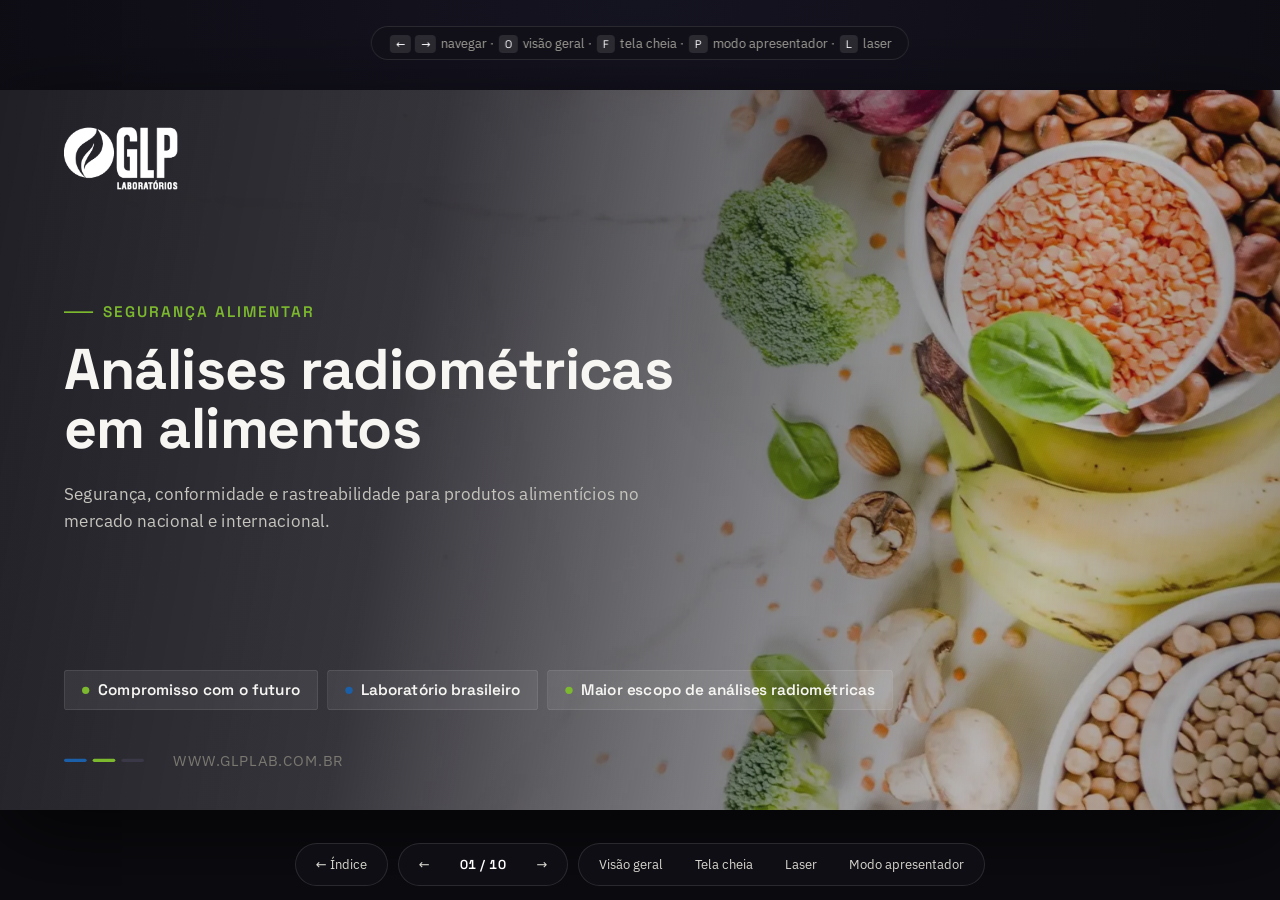
<file: alimentos.html>
<!doctype html><html lang="pt-BR"><head><meta charset="utf-8"><meta name="viewport" content="width=device-width,initial-scale=1"><meta name="robots" content="noindex,nofollow"><link rel="icon" href="[data-uri]"><link rel="stylesheet" href="assets/fonts.css"><style>*{margin:0;padding:0;box-sizing:border-box}img{max-width:100%}[hidden]{display:none!important}</style><title>GLP Laboratórios · Alimentos</title>
<style>
:root{
  --ink:#14131a; --ink-2:#1e1c26; --bone:#F7F6F3; --paper:#FFFFFF;
  --blue:#1B5FA8; --blue-lo:#2a76c6; --green:#7CB92E; --green-lo:#95d143;
  --slate:#3d3b36; --mute:#5a5850; --mute-2:#6a6860; --faint:#8e8c83;
  --line:#e2e0d8; --shell:#0c0b10;
  --dsp:'Space Grotesk','Space Grotesk Fallback',system-ui,sans-serif;
  --body:'IBM Plex Sans','IBM Plex Sans Fallback',system-ui,sans-serif;
}
*{box-sizing:border-box}
html,body{height:100%}
body{margin:0;background:var(--shell);color:var(--bone);font-family:var(--body);overflow:hidden;
     -webkit-font-smoothing:antialiased}

/* ---------- shell ---------- */
.wrap{position:fixed;inset:0;overflow:hidden;
      background:radial-gradient(120% 90% at 50% 0%,#141320 0%,#0c0b10 62%)}
.stage{position:absolute;left:50%;top:50%;width:1920px;height:1080px;
       margin:-540px 0 0 -960px;transform-origin:center center;
       box-shadow:0 40px 120px rgba(0,0,0,.7);background:var(--bone);overflow:hidden}

/* ---------- slides ---------- */
.s{position:absolute;inset:0;overflow:hidden;opacity:0;visibility:hidden;
   transition:opacity .5s ease,transform .6s cubic-bezier(.22,.61,.36,1),filter .5s ease;
   transform:scale(1.015);filter:saturate(.8)}
.s.on{opacity:1;visibility:visible;transform:none;filter:none;z-index:2}
.s.dark{background:var(--ink);color:var(--bone)}
.s.light{background:var(--bone);color:var(--ink)}
.pad{position:absolute;inset:0;padding:84px 96px 104px;display:flex;flex-direction:column}
.fill{flex:1;display:flex;flex-direction:column;justify-content:center;min-height:0}
.foot.r{left:auto;right:64px;text-align:right}
.foot.r+.pg,.pg.l{right:auto;left:96px}
.casefig{border-radius:6px;overflow:hidden;position:relative;flex:1;min-height:0}
.casecard{margin:-58px 34px 0;position:relative;z-index:2;padding:32px 34px}

/* ---------- motion ---------- */
@keyframes rise{to{opacity:1;transform:none}}
@keyframes wipeX{to{clip-path:inset(0 0 0 0)}}
@keyframes kb{from{transform:scale(1.10) translate3d(0,0,0)}to{transform:scale(1.0)}}
@keyframes kb2{from{transform:scale(1.0)}to{transform:scale(1.09)}}
@keyframes drawX{to{transform:scaleX(1)}}
@keyframes glow{0%,100%{opacity:.5}50%{opacity:.85}}
.a{opacity:0;transform:translateY(26px)}
.s.on .a{animation:rise .78s cubic-bezier(.16,.84,.34,1) forwards;
         animation-delay:calc(var(--i,0)*85ms + 90ms)}
.wipe{clip-path:inset(0 100% 0 0)}
.s.on .wipe{animation:wipeX .85s cubic-bezier(.66,0,.25,1) forwards;
            animation-delay:calc(var(--i,0)*85ms + 160ms)}
.kb{transform:scale(1.10)}
.s.on .kb{animation:kb 22s cubic-bezier(.2,.5,.3,1) forwards}
.s.on .kb.rev{animation:kb2 24s ease-out forwards}
.drw{transform:scaleX(0);transform-origin:left center}
.s.on .drw{animation:drawX 1.3s cubic-bezier(.66,0,.25,1) forwards;animation-delay:.5s}
@media (prefers-reduced-motion:reduce){
  .a,.wipe,.kb,.drw{opacity:1!important;transform:none!important;clip-path:none!important;animation:none!important}
  .s{transition:opacity .2s linear}
}

/* ---------- media ---------- */
.ph{position:absolute;inset:0;background-size:cover;background-position:center;will-change:transform}
.scan{position:absolute;inset:0;pointer-events:none;mix-blend-mode:overlay;
  background-image:repeating-linear-gradient(115deg,rgba(255,255,255,.055) 0 1px,transparent 1px 3px)}
.vig{position:absolute;inset:0;pointer-events:none}
.grain{position:absolute;inset:0;pointer-events:none;opacity:.5;
  background-image:radial-gradient(rgba(255,255,255,.045) .5px,transparent .5px);background-size:3px 3px}

/* ---------- type ---------- */
.eye{display:flex;align-items:center;gap:12px;font-size:23px;letter-spacing:.14em;
     text-transform:uppercase;font-weight:600;color:var(--mute-2)}
.eye .dot{width:10px;height:10px;border-radius:50%;background:var(--blue);flex:0 0 auto}
.eye.g .dot{background:var(--green)}
.dark .eye{color:#8f8d84}
h1.t{font-family:var(--dsp);font-weight:700;font-size:86px;line-height:1.04;letter-spacing:-.015em;margin:0}
h2.t{font-family:var(--dsp);font-weight:700;font-size:56px;line-height:1.1;letter-spacing:-.012em;margin:0;text-wrap:balance}
h3{font-family:var(--dsp);font-weight:600;font-size:28px;line-height:1.25;margin:0}
p{margin:0;font-size:24px;line-height:1.58;color:var(--slate)}
.dark p{color:#C7C5BE}
.lead{font-size:26px;line-height:1.55;color:var(--mute)}
.dark .lead{color:#C7C5BE}
.sm{font-size:21px;line-height:1.5;color:var(--mute)}
b,strong{font-weight:600;color:var(--ink)}
.dark b,.dark strong{color:#fff}

/* ---------- chrome ---------- */
.logo{position:absolute;top:44px;right:64px;height:57px;width:auto;z-index:6;opacity:.55}
.logo.tl{left:96px;right:auto;top:56px;height:93px;opacity:1}
.foot{position:absolute;left:96px;bottom:44px;font-size:20px;letter-spacing:.02em;
      color:var(--faint);z-index:6;display:flex;align-items:center;gap:12px}
.foot::before{content:"";display:inline-block;width:7px;height:7px;border-radius:50%;
      background:var(--blue);box-shadow:13px 0 0 var(--green);margin-right:6px}
.dark .foot{color:#7a7870}
.pg{position:absolute;right:64px;bottom:44px;font-size:21px;color:var(--faint);z-index:6;
    font-family:var(--dsp);font-weight:600;font-variant-numeric:tabular-nums}
.dark .pg{color:#7a7870}
.dash{display:flex;gap:9px}
.dash i{width:34px;height:5px;border-radius:3px;background:var(--blue);display:block}
.dash i:nth-child(2){background:var(--green)}
.dash i:nth-child(3){background:#3a3846}

/* ---------- cards ---------- */
.card{background:var(--paper);border-radius:5px;padding:30px 32px;
      box-shadow:0 1px 3px rgba(20,19,26,.07),0 10px 30px -18px rgba(20,19,26,.28);
      transition:transform .35s cubic-bezier(.16,.84,.34,1),box-shadow .35s ease}
.card.tb{border-top:4px solid var(--blue)}
.card.tg{border-top:4px solid var(--green)}
.card.tk{border-top:4px solid var(--ink)}
.card.lb{border-left:4px solid var(--blue)}
.card.lg{border-left:4px solid var(--green)}
.card.lk{border-left:4px solid var(--ink)}
.num{width:54px;height:54px;border-radius:50%;display:grid;place-items:center;color:#fff;
     font-family:var(--dsp);font-weight:700;font-size:23px;flex:0 0 auto;
     font-variant-numeric:tabular-nums}
.nb{background:var(--blue)} .ng{background:var(--green)} .nk{background:var(--ink)}
.grid{display:grid;gap:20px}
.g2{grid-template-columns:repeat(2,1fr)} .g3{grid-template-columns:repeat(3,1fr)}
.g4{grid-template-columns:repeat(4,1fr)} .g5{grid-template-columns:repeat(5,1fr)}
.rail{display:flex;gap:20px}
.rail>i{width:4px;border-radius:2px;background:var(--green);flex:0 0 auto;display:block}
.rail.b>i{background:var(--blue)}
.chip{display:inline-flex;align-items:center;gap:13px;background:var(--ink);border-radius:5px;
      padding:14px 26px;color:var(--bone);font-family:var(--dsp);font-weight:600;font-size:23px}
.chip .d{width:11px;height:11px;border-radius:50%;background:var(--green);flex:0 0 auto}
.chip.b .d{background:var(--blue)}
.dark .chip{background:rgba(255,255,255,.07);border:1px solid rgba(255,255,255,.13)}
.ic{height:54px;width:auto;max-width:54px;object-fit:contain;align-self:flex-start;opacity:.9;flex:0 0 auto}
.ic.inv{filter:invert(1)}
.ic.big{height:74px;max-width:80px}
.markbox{background:var(--paper);border-radius:5px;display:flex;align-items:center;justify-content:center;
  padding:20px 24px;overflow:hidden;box-shadow:0 1px 3px rgba(20,19,26,.07);
  transition:transform .4s cubic-bezier(.16,.84,.34,1)}
.markbox img{max-width:100%;max-height:100%;width:auto;height:auto;object-fit:contain;display:block;
  filter:grayscale(1) contrast(1.05);opacity:.8;transition:filter .35s ease,opacity .35s ease}
.markbox:hover img{filter:none;opacity:1}
.markbox:hover{transform:translateY(-4px)}
.doc{border-radius:4px;overflow:hidden;background:#fff;box-shadow:0 2px 8px rgba(20,19,26,.12),0 24px 50px -28px rgba(20,19,26,.5)}
.doc img{display:block;width:100%;height:100%;object-fit:contain;background:#fff}

.mesh{position:absolute;inset:0;pointer-events:none;opacity:.6;
  background-image:linear-gradient(rgba(255,255,255,.045) 1px,transparent 1px),
                   linear-gradient(90deg,rgba(255,255,255,.045) 1px,transparent 1px);
  background-size:64px 64px;
  -webkit-mask-image:radial-gradient(ellipse 62% 58% at 50% 44%,#000 0%,transparent 78%);
  mask-image:radial-gradient(ellipse 62% 58% at 50% 44%,#000 0%,transparent 78%)}
.ctc{display:flex;flex-direction:column;align-items:center;gap:12px;
  background:rgba(255,255,255,.045);border:1px solid rgba(255,255,255,.1);
  border-radius:8px;padding:30px 22px}
.ctc .d{width:10px;height:10px;border-radius:50%}
.ctc .k{color:#8f8d84;font-size:20px;letter-spacing:.12em;text-transform:uppercase}
.ctc .v{color:#F7F6F3;font-size:25px;font-weight:600;text-align:center;line-height:1.3}

.gcard{background:rgba(255,255,255,.055);border:1px solid rgba(255,255,255,.12);
  border-radius:6px;padding:32px 32px 30px;display:flex;flex-direction:column}
.wb{background:#fff;border-radius:4px;padding:14px 18px;width:fit-content;
  display:flex;align-items:center;justify-content:center;min-height:96px}
.tags{display:flex;flex-wrap:wrap;gap:9px}
.tags span{display:inline-block;background:#eeece4;border-radius:4px;padding:8px 14px;
  font-size:20px;font-weight:500;color:var(--slate);font-variant-numeric:tabular-nums}
.dark .tags span{background:rgba(255,255,255,.09);color:#d8d6ce}

.tbl{display:flex;flex-direction:column;gap:2px;background:var(--line);border-radius:6px;overflow:hidden}
.tr{display:grid;grid-template-columns:260px 320px 1fr;gap:24px;background:var(--paper);
    padding:26px 30px;align-items:center}
.tr.th{background:var(--ink);color:#F7F6F3;padding:20px 30px;font-family:var(--dsp);
    font-weight:600;font-size:21px;letter-spacing:.1em;text-transform:uppercase}
.tr>div{font-size:23px;color:var(--slate)}
.tr.th>div{color:#c7c5be}
.badge{display:inline-block;padding:11px 22px;border-radius:5px;color:#fff;
    font-family:var(--dsp);font-weight:700;font-size:23px}

/* ---------- HUD ---------- */
.hud{position:fixed;left:0;right:0;bottom:0;z-index:50;display:flex;align-items:center;
     justify-content:center;gap:10px;padding:14px;opacity:0;transition:opacity .35s ease;
     pointer-events:none}
.hud.show{opacity:1;pointer-events:auto}
.hud .grp{display:flex;align-items:center;gap:4px;background:rgba(18,17,24,.82);
     border:1px solid rgba(255,255,255,.11);backdrop-filter:blur(14px);border-radius:999px;padding:6px}
.hud button{all:unset;cursor:pointer;color:#d8d6ce;font-family:var(--body);font-size:13px;
     padding:8px 14px;border-radius:999px;display:flex;align-items:center;gap:7px;line-height:1}
.hud button:hover{background:rgba(255,255,255,.1);color:#fff}
.hud button:focus-visible{outline:2px solid var(--green);outline-offset:2px}
.hud .idx{font-family:var(--dsp);font-weight:600;font-size:13px;color:#fff;padding:0 12px;
     font-variant-numeric:tabular-nums;letter-spacing:.04em}
.prog{position:fixed;top:0;left:0;height:3px;background:linear-gradient(90deg,var(--blue),var(--green));
     z-index:60;width:0;transition:width .5s cubic-bezier(.22,.61,.36,1);box-shadow:0 0 14px rgba(124,185,46,.5)}
.zone{position:fixed;top:0;bottom:0;width:16%;z-index:40;cursor:pointer}
.zone.l{left:0} .zone.r{right:0}

/* ---------- overview ---------- */
.ov{position:fixed;inset:0;z-index:70;background:rgba(9,8,13,.96);backdrop-filter:blur(8px);
    display:none;padding:56px;overflow:auto}
.ov.show{display:block}
.ov h4{font-family:var(--dsp);font-weight:600;font-size:15px;letter-spacing:.16em;
    text-transform:uppercase;color:#8f8d84;margin:0 0 26px}
.ovg{display:grid;grid-template-columns:repeat(auto-fill,minmax(260px,1fr));gap:20px}
.ovc{position:relative;cursor:pointer;border-radius:6px;overflow:hidden;background:#000;
    border:2px solid transparent;transition:border-color .2s ease,transform .25s ease}
.ovc:hover{transform:translateY(-3px)} .ovc:hover,.ovc.cur{border-color:var(--green)}
.ovc .fr{position:relative;width:100%;aspect-ratio:16/9;overflow:hidden}
.ovc .fr>*{position:absolute;top:0;left:0;width:1920px;height:1080px;transform-origin:top left}
.ovc .cap{display:flex;gap:9px;padding:9px 11px;font-size:12px;color:#c7c5be;background:#141320;
    align-items:baseline}
.ovc .cap b{font-family:var(--dsp);color:var(--green);font-size:11px;font-weight:700}
.hint{position:fixed;left:50%;top:26px;transform:translateX(-50%);z-index:65;font-size:12.5px;
    color:#a5a39b;background:rgba(18,17,24,.8);border:1px solid rgba(255,255,255,.1);
    padding:8px 16px;border-radius:999px;backdrop-filter:blur(10px);transition:opacity .6s ease}
.hud .homebtn{all:unset;cursor:pointer;color:#d8d6ce;font-family:var(--body);font-size:13px;padding:8px 14px;border-radius:999px;display:flex;align-items:center;gap:7px;line-height:1;text-decoration:none}.hud .homebtn:hover{background:rgba(255,255,255,.1);color:#fff}.hud .homebtn:focus-visible{outline:2px solid var(--green);outline-offset:2px}
.hint kbd{font-family:var(--dsp);font-size:11px;background:rgba(255,255,255,.11);
    padding:2px 6px;border-radius:4px;color:#fff;margin:0 2px}

/* ---------- modo apresentação: laser, tela preta, modo apresentador ---------- */
.laser{position:absolute;left:0;top:0;width:30px;height:30px;margin:-15px 0 0 -15px;border-radius:50%;
  background:radial-gradient(circle,#ff4a3d 0 30%,rgba(255,40,30,.55) 45%,rgba(255,40,30,0) 72%);
  box-shadow:0 0 22px 6px rgba(255,40,30,.45);z-index:90;pointer-events:none;display:none}
.laser.show{display:block}
.stage.lz{cursor:none}
.blk{position:absolute;inset:0;background:#000;z-index:80;display:none}
.blk.show{display:block}
.blk span{display:none}

body.pm{overflow:hidden;background:#0c0b10;color:#e9e7e0;font-family:var(--body)}
body.pm .prog,body.pm .zone,body.pm .hint,body.pm .hud{display:none!important}
.pmx{position:fixed;inset:0;display:grid;grid-template-columns:minmax(0,1.62fr) minmax(320px,1fr);
  grid-template-rows:auto minmax(0,1fr) auto;gap:16px;padding:16px 18px}
.pmx-top{grid-column:1/-1;display:flex;align-items:center;gap:18px;flex-wrap:wrap}
.pmx-ttl{font-family:var(--dsp);font-weight:600;font-size:15px;letter-spacing:.12em;text-transform:uppercase;color:#a5a39b;margin-right:auto}
.pmx-ttl b{color:#fff;font-weight:600}
.pmx-con{font-size:13px;color:#a5a39b;display:flex;align-items:center;gap:8px}
.pmx-con i{width:9px;height:9px;border-radius:50%;background:#d9534f;display:block}
.pmx-con.ok i{background:var(--green)}
.pmx-clock{font-family:var(--dsp);font-size:17px;color:#a5a39b;font-variant-numeric:tabular-nums}
.pmx-timer{display:flex;align-items:center;gap:8px;background:#17161e;border:1px solid #2a2833;border-radius:10px;padding:6px 8px 6px 14px}
.pmx-timer .tv{font-family:var(--dsp);font-weight:700;font-size:26px;color:#fff;font-variant-numeric:tabular-nums;min-width:118px}
.pmx-timer.paused .tv{color:#8e8c83}
.pmx button{all:unset;cursor:pointer;font-family:var(--body);font-size:14px;color:#e9e7e0;background:#1e1c26;
  border:1px solid #2f2d39;border-radius:8px;padding:8px 13px;line-height:1;display:inline-flex;align-items:center;gap:7px;white-space:nowrap}
.pmx button:hover{background:#2a2833;color:#fff}
.pmx button:focus-visible{outline:2px solid var(--green);outline-offset:2px}
.pmx button.on{background:var(--blue);border-color:var(--blue);color:#fff}
.pmx button.big{font-size:16px;padding:12px 22px}
.pmx kbd{font-family:var(--dsp);font-size:11px;background:rgba(255,255,255,.1);border-radius:4px;padding:2px 6px;color:#cfcdc6}
.pmx-cur{position:relative;min-height:0;display:flex;flex-direction:column;gap:8px}
.pmx-lab{font-size:12px;letter-spacing:.14em;text-transform:uppercase;color:#8e8c83;font-weight:600;display:flex;gap:10px;align-items:center}
.pmx-lab b{color:#e9e7e0;font-weight:600;letter-spacing:.06em}
.pmx-box{position:relative;flex:1;min-height:0;border-radius:8px;overflow:hidden;background:#000}
body.pm .wrap{position:absolute;inset:0;background:#000}
body.pm .stage{box-shadow:none}
body.pm .blk{background:rgba(0,0,0,.82)}
body.pm .blk span{display:flex;position:absolute;inset:0;align-items:center;justify-content:center;
  font-family:var(--dsp);font-size:64px;color:#fff;letter-spacing:.06em}
.pmx-side{display:flex;flex-direction:column;gap:14px;min-height:0}
.pmx-next{display:flex;flex-direction:column;gap:8px}
.pmx-nf{position:relative;width:100%;aspect-ratio:16/9;border-radius:6px;overflow:hidden;background:#000}
.pmx-nf>.s{width:1920px;height:1080px;transform-origin:0 0;position:absolute;left:0;top:0}
.pmx-end{position:absolute;inset:0;display:flex;align-items:center;justify-content:center;color:#8e8c83;font-size:15px}
.pmx-notes{flex:1;min-height:0;display:flex;flex-direction:column;gap:8px}
.pmx-nb{flex:1;min-height:0;overflow:auto;background:#15141b;border:1px solid #24222c;border-radius:8px;padding:16px 20px 16px 18px}
.pmx-nb ul{margin:0;padding:0 0 0 1.1em}
.pmx-nb li{font-size:var(--nfs,21px);line-height:1.45;color:#ecebe6;margin:0 0 .55em}
.pmx-nb li::marker{color:var(--green)}
.pmx-nb .none{color:#8e8c83;font-size:15px}
.pmx-fs{margin-left:auto;display:flex;gap:6px}
.pmx-fs button{padding:4px 9px;font-size:12px}
.pmx-bot{grid-column:1/-1;display:flex;align-items:center;gap:10px;flex-wrap:wrap}
.pmx-bot .ix{font-family:var(--dsp);font-weight:700;font-size:20px;color:#fff;min-width:92px;text-align:center;font-variant-numeric:tabular-nums}
.pmx-bot .sp{flex:1}
.pmx-help{font-size:12.5px;color:#8e8c83}
.pmx-tip{position:fixed;left:50%;top:70px;transform:translateX(-50%);z-index:95;max-width:640px;background:#1b1a22;
  border:1px solid #34323d;border-radius:12px;padding:18px 22px;font-size:14.5px;line-height:1.55;color:#d8d6ce;box-shadow:0 24px 60px rgba(0,0,0,.6)}
.pmx-tip b{color:#fff}
.pmx-tip ol{margin:8px 0 12px 1.2em;padding:0}
@media (max-width:900px){
  .pmx{grid-template-columns:1fr;grid-template-rows:auto minmax(220px,1fr) auto auto;overflow:auto}
}
</style>

</head><body><div class="prog" id="prog"></div>
<div class="wrap"><div class="stage" id="stage">

<!-- 01 -->
<section class="s dark" data-label="Capa">
  <div class="ph kb" data-bg="food_flat"></div>
  <div class="scan"></div>
  <div class="vig" style="background:linear-gradient(100deg,rgba(20,19,26,.95) 0%,rgba(20,19,26,.86) 32%,rgba(20,19,26,.55) 58%,rgba(20,19,26,.28) 80%,rgba(20,19,26,.45) 100%)"></div>
  <img class="logo tl a" style="--i:0" data-src="glp_white" alt="GLP Laboratórios">
  <div style="position:absolute;left:96px;top:318px;width:1160px">
    <div class="a" style="--i:1;display:flex;align-items:center;gap:14px;margin-bottom:26px">
      <span class="wipe" style="--i:1;width:44px;height:3px;background:var(--green);display:block"></span>
      <span style="color:var(--green);font-family:var(--dsp);font-weight:600;font-size:23px;letter-spacing:.13em;text-transform:uppercase">Segurança alimentar</span>
    </div>
    <h1 class="t a" style="--i:2">Análises radiométricas<br>em alimentos</h1>
    <p class="a lead" style="--i:4;margin-top:32px;max-width:880px;color:#C7C5BE;font-size:26px">
      Segurança, conformidade e rastreabilidade para produtos alimentícios
      no mercado nacional e internacional.</p>
  </div>
  <div style="position:absolute;left:96px;bottom:150px;display:flex;gap:14px">
    <span class="chip a" style="--i:5"><i class="d"></i>Compromisso com o futuro</span>
    <span class="chip b a" style="--i:6"><i class="d"></i>Laboratório brasileiro</span>
    <span class="chip a" style="--i:7"><i class="d"></i>Maior escopo de análises radiométricas</span>
  </div>
  <div style="position:absolute;left:96px;bottom:60px;display:flex;gap:44px;align-items:center">
    <span class="dash a" style="--i:8"><i></i><i></i><i></i></span>
    <span class="a" style="--i:8;color:#7a7870;font-size:22px;letter-spacing:.07em">WWW.GLPLAB.COM.BR</span>
  </div>
</section>

<!-- 02 -->
<section class="s light" data-label="Por que analisar">
  <img class="logo" data-src="glp_color" alt="">
  <div style="position:absolute;left:0;top:0;bottom:0;width:56%;padding:92px 68px 92px 96px;display:flex;flex-direction:column;justify-content:center">
    <div class="eye a" style="--i:0"><i class="dot"></i>02 · Contexto</div>
    <h2 class="t a" style="--i:1;margin-top:20px">Por que quantificar<br>radionuclídeos em alimentos</h2>
    <p class="a" style="--i:2;margin-top:26px;font-size:25px;max-width:800px">O GLP Laboratórios realiza as análises radiométricas exigidas pelo mercado nacional e internacional, além de emitir laudos para avaliação dos níveis de radioatividade conforme as exigências dos países importadores.</p>
    <div style="display:flex;flex-direction:column;gap:18px;margin-top:40px">
      <div class="card a" style="--i:3;display:flex;gap:24px;align-items:center;padding:26px 30px">
        <span class="num nb">01</span><div><h3 style="font-size:25px">Exigência de exportação</h3><p class="sm" style="margin-top:6px">Cada mercado define o próprio conjunto de radionuclídeos e limites.</p></div></div>
      <div class="card a" style="--i:4;display:flex;gap:24px;align-items:center;padding:26px 30px">
        <span class="num ng">02</span><div><h3 style="font-size:25px">Segurança do consumidor</h3><p class="sm" style="margin-top:6px">Controle da segurança alimentar por métodos radiométricos validados.</p></div></div>
      <div class="card a" style="--i:5;display:flex;gap:24px;align-items:center;padding:26px 30px">
        <span class="num nk">03</span><div><h3 style="font-size:25px">Certificação e auditoria</h3><p class="sm" style="margin-top:6px">Laudos rastreáveis e auditáveis para programas de qualidade.</p></div></div>
    </div>
  </div>
  <div style="position:absolute;right:0;top:0;bottom:0;width:44%;overflow:hidden">
    <div class="ph kb" data-bg="food_flat2"></div>
    <div class="vig" style="background:linear-gradient(180deg,rgba(20,19,26,0) 58%,rgba(20,19,26,.42) 100%)"></div>
  </div>
  <div class="foot">GLP Laboratórios · Alimentos</div>
  <div class="pg" style="right:auto;left:calc(56% - 40px)">02</div>
</section>

<!-- 03 -->
<section class="s light" data-label="Principais segmentos">
  <img class="logo" data-src="glp_color" alt="">
  <div class="pad">
    <div class="eye g a" style="--i:0"><i class="dot"></i>03 · Segmentos</div>
    <h2 class="t a" style="--i:1;margin-top:18px">Principais segmentos</h2>
    <p class="a lead" style="--i:2;margin-top:16px;max-width:1080px">Análises radiométricas aplicadas a diferentes matrizes alimentícias.</p>
    <div class="grid g5 fill" style="margin-top:46px;gap:22px;align-content:center;align-items:stretch">
      <div class="card tb a" style="--i:3;padding:38px 32px;min-height:400px;display:flex;flex-direction:column;justify-content:center;gap:24px">
        <img class="ic big" data-src="ic_cow" alt=""><h3 style="font-size:27px">Produtos cárneos</h3><p style="font-size:22px">Bovinos, suínos e aves</p></div>
      <div class="card tg a" style="--i:4;padding:38px 32px;min-height:400px;display:flex;flex-direction:column;justify-content:center;gap:24px">
        <img class="ic big" data-src="ic_milk" alt=""><h3 style="font-size:27px">Lácteos</h3><p style="font-size:22px">Leite e derivados</p></div>
      <div class="card tb a" style="--i:5;padding:38px 32px;min-height:400px;display:flex;flex-direction:column;justify-content:center;gap:24px">
        <img class="ic big" data-src="ic_grain" alt=""><h3 style="font-size:27px">Grãos e cereais</h3><p style="font-size:22px">Café, leveduras, castanhas, amendoins</p></div>
      <div class="card tg a" style="--i:6;padding:38px 32px;min-height:400px;display:flex;flex-direction:column;justify-content:center;gap:24px">
        <img class="ic big" data-src="ic_glass" alt=""><h3 style="font-size:27px">Bebidas</h3><p style="font-size:22px">Não alcoólicas e água mineral</p></div>
      <div class="card tb a" style="--i:7;padding:38px 32px;min-height:400px;display:flex;flex-direction:column;justify-content:center;gap:24px">
        <img class="ic big" data-src="ic_veg" alt=""><h3 style="font-size:27px">Frutas e hortaliças</h3><p style="font-size:22px">Produtos frescos e processados</p></div>
    </div>
  </div>
  <div class="foot">GLP Laboratórios · Alimentos</div><div class="pg">03</div>
</section>

<!-- 04 -->
<section class="s light" data-label="Ensaios exigidos">
  <img class="logo" data-src="glp_color" alt="">
  <div class="pad">
    <div class="eye a" style="--i:0"><i class="dot"></i>04 · Requisitos</div>
    <h2 class="t a" style="--i:1;margin-top:18px">Ensaios de radionuclídeos exigidos</h2>
    <p class="a lead" style="--i:2;margin-top:14px;max-width:1120px">Exemplos de radionuclídeos exigidos para produtos alimentícios provenientes do Brasil.</p>
    <div class="fill" style="margin-top:34px;justify-content:center">
      <div class="tbl">
        <div class="tr th a" style="--i:3"><div>Órgão solicitante</div><div>Matriz</div><div>Radionuclídeos exigidos</div></div>
        <div class="tr a" style="--i:4">
          <div><span class="badge nb">FDA</span><p class="sm" style="margin-top:9px;font-size:19px">Food and Drug Administration</p></div>
          <div>Alimentos em geral</div>
          <div class="tags"><span>I-131</span><span>Cs-134 + Cs-137</span><span>Ru-106 + Ru-103</span><span>Sr-90</span><span>Pu-238 + Pu-239 + Am-241</span></div>
        </div>
        <div class="tr a" style="--i:5">
          <div><span class="badge ng">FAO</span><p class="sm" style="margin-top:9px;font-size:19px">Food and Agriculture Organization</p></div>
          <div>Alimentos em geral</div>
          <div class="tags"><span>Pu-238 + Pu-239 + Pu-240 + Am-241</span><span>Sr-90 + Ru-106 + I-129 + I-131 + U-235</span><span>S-35 + Co-60 + Sr-89 + Ru-103 + Cs-134 + Cs-137 + Ce-144 + Ir-192</span><span>H-3 + C-14 + Tc-99</span></div>
        </div>
        <div class="tr a" style="--i:6">
          <div><span class="badge nb">União Europeia</span></div>
          <div>Alimentos infantis, laticínios e líquidos</div>
          <div class="tags"><span>Cs-134 + Cs-137</span><span>Sr-90</span><span>I-131</span><span>Pu-239 + Am-241</span></div>
        </div>
        <div class="tr a" style="--i:7">
          <div><span class="badge ng">Portaria 146</span></div>
          <div>Alimentos em geral</div>
          <div class="tags"><span>Cs-134 e Cs-137</span><span>I-131</span><span>Sr-90</span></div>
        </div>
      </div>
    </div>
  </div>
  <div class="foot">GLP Laboratórios · Alimentos</div><div class="pg">04</div>
</section>

<!-- 05 -->
<section class="s light" data-label="Principais determinações">
  <img class="logo" data-src="glp_color" alt="">
  <div class="pad">
    <div class="eye g a" style="--i:0"><i class="dot"></i>05 · Escopo</div>
    <h2 class="t a" style="--i:1;margin-top:18px">Principais determinações</h2>
    <p class="a lead" style="--i:2;margin-top:16px;max-width:1080px">Determinações radiométricas organizadas por famílias de radionuclídeos.</p>
    <div class="grid g3 fill" style="margin-top:44px;gap:24px;align-content:center;align-items:stretch">
      <div class="card lb a" style="--i:3;padding:36px 36px;min-height:250px;display:flex;flex-direction:column;justify-content:center"><h3 style="font-size:26px;color:var(--blue)">Césio e Iodo</h3>
        <div class="tags" style="margin-top:20px"><span>Cs-134</span><span>Cs-137</span><span>I-131</span></div></div>
      <div class="card lg a" style="--i:4;padding:36px 36px;min-height:250px;display:flex;flex-direction:column;justify-content:center"><h3 style="font-size:26px;color:#5d8c22">Rádio e Chumbo</h3>
        <div class="tags" style="margin-top:20px"><span>Ra-226</span><span>Ra-228</span><span>Pb-210</span><span>Pb-214</span></div></div>
      <div class="card lb a" style="--i:5;padding:36px 36px;min-height:250px;display:flex;flex-direction:column;justify-content:center"><h3 style="font-size:26px;color:var(--blue)">Tório e Urânio</h3>
        <div class="tags" style="margin-top:20px"><span>Th-232</span><span>Th-230</span><span>U-238</span><span>U-235</span><span>U-234</span></div></div>
      <div class="card lg a" style="--i:6;padding:36px 36px;min-height:250px;display:flex;flex-direction:column;justify-content:center"><h3 style="font-size:26px;color:#5d8c22">Estrôncio e Rutênio</h3>
        <div class="tags" style="margin-top:20px"><span>Sr-90</span><span>Sr-89</span><span>Ru-103</span><span>Ru-106</span></div></div>
      <div class="card lb a" style="--i:7;padding:36px 36px;min-height:250px;display:flex;flex-direction:column;justify-content:center"><h3 style="font-size:26px;color:var(--blue)">Plutônio e Amerício</h3>
        <div class="tags" style="margin-top:20px"><span>Pu-238</span><span>Pu-239</span><span>Pu-240</span><span>Am-241</span></div></div>
      <div class="card lg a" style="--i:8;padding:36px 36px;min-height:250px;display:flex;flex-direction:column;justify-content:center"><h3 style="font-size:26px;color:#5d8c22">Outros radionuclídeos</h3>
        <div class="tags" style="margin-top:20px"><span>K-40</span><span>Ac-228</span><span>H-3</span><span>Co-60</span><span>Ir-192</span></div></div>
    </div>
  </div>
  <div class="foot">GLP Laboratórios · Alimentos</div><div class="pg">05</div>
</section>

<!-- 06 -->
<section class="s dark" data-label="Técnicas analíticas">
  <div class="ph kb rev" data-bg="lab_blue" style="opacity:.3"></div>
  <div class="vig" style="background:linear-gradient(90deg,rgba(20,19,26,.97) 26%,rgba(20,19,26,.74) 100%)"></div>
  <div class="grain"></div>
  <img class="logo" data-src="glp_white" alt="" style="opacity:.7">
  <div class="pad">
    <div class="eye g a" style="--i:0"><i class="dot"></i>06 · Técnicas</div>
    <h2 class="t a" style="--i:1;margin-top:18px;color:#F7F6F3">Como chegamos ao resultado</h2>
    <p class="a lead" style="--i:2;margin-top:16px;max-width:1060px">Quatro técnicas complementares cobrem emissores alfa, beta e gama em qualquer matriz alimentícia.</p>
    <div class="grid g4 fill" style="margin-top:48px;gap:22px;align-content:stretch;align-items:stretch">
      <div class="a gcard" style="--i:3;justify-content:center"><span class="num nb" style="width:62px;height:62px;box-shadow:0 0 0 6px rgba(27,95,168,.18)"><img data-src="ic_spec_alpha" alt="" style="width:28px;height:auto"></span>
        <h3 style="color:#fff;margin-top:22px">Espectrometria Alfa</h3>
        <p class="sm" style="color:#a5a39b;margin-top:12px">Separação radioquímica, concentração do radionuclídeo e detecção em silício.</p></div>
      <div class="a gcard" style="--i:4;justify-content:center"><span class="num ng" style="width:62px;height:62px;box-shadow:0 0 0 6px rgba(124,185,46,.2)"><img data-src="ic_spec_gamma" alt="" style="width:26px;height:auto"></span>
        <h3 style="color:#fff;margin-top:22px">Espectrometria Gama</h3>
        <p class="sm" style="color:#a5a39b;margin-top:12px">Césio, iodo, potássio e demais emissores gama naturais e antrópicos.</p></div>
      <div class="a gcard" style="--i:5;justify-content:center"><span class="num nb" style="width:62px;height:62px;box-shadow:0 0 0 6px rgba(27,95,168,.18)"><img data-src="ic_lsc" alt="" style="width:20px;height:auto"></span>
        <h3 style="color:#fff;margin-top:22px">Cintilação Líquida</h3>
        <p class="sm" style="color:#a5a39b;margin-top:12px">Radionuclídeos beta de baixa energia, como o Trítio.</p></div>
      <div class="a gcard" style="--i:6;justify-content:center"><span class="num ng" style="width:62px;height:62px;box-shadow:0 0 0 6px rgba(124,185,46,.2)"><img data-src="ic_prop_counter" alt="" style="width:30px;height:auto"></span>
        <h3 style="color:#fff;margin-top:22px">Contador Proporcional</h3>
        <p class="sm" style="color:#a5a39b;margin-top:12px">Alfa e beta total e, após separação, Sr-90, Ra-226, Ra-228 e Pb-210.</p></div>
    </div>
  </div>
  <div class="foot">GLP Laboratórios · Alimentos</div><div class="pg">06</div>
</section>

<!-- 07 -->
<section class="s light" data-label="Habilitações e diferenciais">
  <img class="logo" data-src="glp_color" alt="">
  <div class="pad">
    <div class="eye a" style="--i:0"><i class="dot"></i>07 · Credenciais</div>
    <h2 class="t a" style="--i:1;margin-top:18px">Habilitações e diferenciais</h2>
    <p class="a lead" style="--i:2;margin-top:16px;max-width:1080px">Credenciais e compromissos que sustentam a confiabilidade analítica.</p>
    <div class="fill" style="margin-top:42px;display:grid;grid-template-columns:repeat(3,1fr);gap:24px;align-content:stretch;align-items:stretch">
      <div class="card a" style="--i:3;padding:36px 34px;display:flex;flex-direction:column;gap:22px;align-items:flex-start;justify-content:center">
        <div style="height:104px;display:flex;align-items:center"><img data-src="iso17025" alt="ISO/IEC 17025" style="height:104px;width:auto"></div>
        <h3 style="font-size:26px">ABNT NBR ISO/IEC 17025</h3>
        <p style="font-size:22px">Competência técnica em ensaios laboratoriais · CRL 1266</p></div>
      <div class="card a" style="--i:4;padding:36px 34px;display:flex;flex-direction:column;gap:22px;align-items:flex-start;justify-content:center">
        <div style="height:104px;display:flex;align-items:center"><img data-src="ansn" alt="ANSN" style="height:94px;width:auto"></div>
        <h3 style="font-size:26px">ANSN</h3>
        <p style="font-size:22px">Autoridade Nacional de Segurança Nuclear · instalação licenciada</p></div>
      <div class="card a" style="--i:5;padding:36px 34px;display:flex;flex-direction:column;gap:22px;align-items:flex-start;justify-content:center">
        <div style="height:104px;display:flex;align-items:center"><img data-src="iaea" alt="IAEA" style="height:98px;width:auto"></div>
        <h3 style="font-size:26px">IAEA · Rede ALMERA</h3>
        <p style="font-size:22px">Ensaios de proficiência internacionais em radioatividade ambiental</p></div>
      <div class="card tg a" style="--i:6;padding:34px 36px;display:flex;flex-direction:column;justify-content:center"><h3 style="font-size:25px;color:#5d8c22">Compromisso com o futuro</h3>
        <p style="font-size:22px;margin-top:10px">Atuação voltada a segurança, qualidade e responsabilidade.</p></div>
      <div class="card tb a" style="--i:7;padding:34px 36px;display:flex;flex-direction:column;justify-content:center"><h3 style="font-size:25px;color:var(--blue)">Laboratório brasileiro</h3>
        <p style="font-size:22px;margin-top:10px">Estrutura nacional para atendimento técnico especializado.</p></div>
      <div class="card tk a" style="--i:8;padding:34px 36px;display:flex;flex-direction:column;justify-content:center"><h3 style="font-size:25px">Maior escopo radiométrico</h3>
        <p style="font-size:22px;margin-top:10px">Amplitude de determinações para diferentes exigências.</p></div>
    </div>
  </div>
  <div class="foot">GLP Laboratórios · Alimentos</div><div class="pg">07</div>
</section>

<!-- 08 -->
<section class="s light" data-label="Da amostra ao laudo">
  <img class="logo" data-src="glp_color" alt="">
  <div class="pad">
    <div class="eye g a" style="--i:0"><i class="dot"></i>08 · Processo</div>
    <h2 class="t a" style="--i:1;margin-top:18px">Da amostra ao laudo</h2>
    <p class="a lead" style="--i:2;margin-top:16px;max-width:1080px">Cinco etapas entre o primeiro contato e o certificado pronto para embarque.</p>
    <div class="fill" style="justify-content:center">
      <div style="position:relative">
        <div style="position:absolute;left:0;right:0;top:35px;height:2px;background:#d8d6cd"></div>
        <div class="drw" style="position:absolute;left:0;right:0;top:35px;height:2px;background:linear-gradient(90deg,var(--blue),var(--green))"></div>
        <div class="grid g5" style="gap:26px;position:relative">
        <div class="a" style="--i:3;display:flex;flex-direction:column;gap:22px">
          <span class="num nb" style="width:70px;height:70px;font-size:28px">1</span>
          <h3 style="font-size:27px">Definição do escopo</h3><p style="font-size:23px;line-height:1.5">Mercado de destino, matriz e radionuclídeos exigidos.</p></div>
        <div class="a" style="--i:4;display:flex;flex-direction:column;gap:22px">
          <span class="num ng" style="width:70px;height:70px;font-size:28px">2</span>
          <h3 style="font-size:27px">Envio da amostra</h3><p style="font-size:23px;line-height:1.5">Orientação de coleta, quantidade e acondicionamento adequados.</p></div>
        <div class="a" style="--i:5;display:flex;flex-direction:column;gap:22px">
          <span class="num nb" style="width:70px;height:70px;font-size:28px">3</span>
          <h3 style="font-size:27px">Preparo e análise</h3><p style="font-size:23px;line-height:1.5">Química analítica e aplicação da técnica adequada à matriz.</p></div>
        <div class="a" style="--i:6;display:flex;flex-direction:column;gap:22px">
          <span class="num ng" style="width:70px;height:70px;font-size:28px">4</span>
          <h3 style="font-size:27px">Quantificação</h3><p style="font-size:23px;line-height:1.5">Concentração de atividade com controle de qualidade interno.</p></div>
        <div class="a" style="--i:7;display:flex;flex-direction:column;gap:22px">
          <span class="num nb" style="width:70px;height:70px;font-size:28px">5</span>
          <h3 style="font-size:27px">Laudo para exportação</h3><p style="font-size:23px;line-height:1.5">Certificado de análise radiométrica, rastreável e auditável.</p></div>
      </div>
      </div>
    </div>
    <div class="rail a" style="--i:8"><i></i>
      <p style="max-width:1250px">Prazos reduzidos e acompanhamento pelo portal de <b>Resultados Online</b>.</p></div>
  </div>
  <div class="foot">GLP Laboratórios · Alimentos</div><div class="pg">08</div>
</section>

<!-- 09 -->
<section class="s dark" data-label="Encerramento">
  <div class="ph kb rev" data-bg="food_bowls" style="opacity:.5"></div>
  <div class="scan"></div>
  <div class="vig" style="background:linear-gradient(100deg,rgba(20,19,26,.95) 0%,rgba(20,19,26,.82) 42%,rgba(20,19,26,.48) 72%,rgba(20,19,26,.26) 100%)"></div>
  <img class="logo tl a" style="--i:0" data-src="glp_white" alt="">
  <div style="position:absolute;left:96px;top:0;bottom:0;width:1180px;display:flex;flex-direction:column;justify-content:center">
    <h2 class="t a" style="--i:1;color:#F7F6F3;font-size:66px;line-height:1.14">Potencialize<br>qualidade e segurança.</h2>
    <p class="a" style="--i:3;margin-top:32px;font-size:27px;line-height:1.55;color:#C7C5BE;max-width:900px">Nossa equipe está pronta para oferecer análises precisas de alimentos, assegurando conformidade e tranquilidade para proteger a integridade e a qualidade dos seus produtos.</p>
    <div class="a" style="--i:4;margin-top:40px;font-family:var(--dsp);font-weight:600;font-size:27px;color:var(--green)">Excelência radiométrica alimentar</div>
  </div>
  <div style="position:absolute;left:96px;bottom:60px"><span class="dash a" style="--i:5"><i></i><i></i><i></i></span></div>
  <div class="pg">09</div>
</section>

<!-- 10 -->
<section class="s dark" data-label="Contato">
  <div class="mesh"></div>
  <div class="vig" style="background:radial-gradient(ellipse 70% 55% at 50% 42%,rgba(27,95,168,.26) 0%,rgba(124,185,46,.09) 38%,rgba(20,19,26,0) 68%)"></div>
  <div class="grain"></div>
  <div style="position:absolute;inset:0;display:flex;flex-direction:column;align-items:center;justify-content:center;padding:0 96px">
    <img class="a" style="--i:0;height:120px;width:auto;margin-bottom:44px" data-src="glp_white" alt="GLP Laboratórios">
    <h2 class="t a" style="--i:1;font-size:48px;text-align:center;color:#F7F6F3;line-height:1.16">Fale conosco.</h2>
    <span class="drw" style="display:block;height:2px;width:340px;margin-top:38px;background:linear-gradient(90deg,transparent,var(--blue),var(--green),transparent)"></span>
    <div style="display:grid;grid-template-columns:repeat(3,1fr);gap:22px;margin-top:52px;width:100%;max-width:1300px">
      <div class="a ctc" style="--i:3"><span class="d" style="background:var(--green)"></span>
        <span class="k">E-mail</span><span class="v">vendas@glplab.com.br</span></div>
      <div class="a ctc" style="--i:4"><span class="d" style="background:var(--blue)"></span>
        <span class="k">Telefone</span><span class="v">+55 19 98455-9001</span></div>
      <div class="a ctc" style="--i:5"><span class="d" style="background:var(--green)"></span>
        <span class="k">Website</span><span class="v">www.glplab.com.br</span></div>
    </div>
    <div class="a" style="--i:6;margin-top:48px;text-align:center">
      <p class="sm" style="color:#8f8d84;font-size:22px">Rua Democlácio José Rossin, 112 · Condomínio Industrial Alphanorth · Guamium, Piracicaba/SP</p>
      <div style="font-family:var(--dsp);font-weight:700;font-size:30px;color:#F7F6F3;margin-top:26px">O maior laboratório radiométrico do Brasil.</div>
      <span class="dash" style="justify-content:center;margin-top:26px;display:flex"><i></i><i></i><i></i></span>
    </div>
  </div>
  <div class="pg">10</div>
</section>

</div></div>

<div class="zone l" id="zl" aria-hidden="true"></div>
<div class="zone r" id="zr" aria-hidden="true"></div>
<div class="hint" id="hint"><kbd>←</kbd><kbd>→</kbd> navegar · <kbd>O</kbd> visão geral · <kbd>F</kbd> tela cheia · <kbd>P</kbd> modo apresentador · <kbd>L</kbd> laser</div>
<nav class="hud" id="hud" aria-label="Controles da apresentação">
  <div class="grp"><a class="homebtn" href="index.html" title="Voltar ao índice">← Índice</a></div>
  <div class="grp"><button id="bPrev" title="Slide anterior (←)" aria-label="Slide anterior">←</button>
    <span class="idx" id="idx">01 / 10</span>
    <button id="bNext" title="Próximo slide (→)" aria-label="Próximo slide">→</button></div>
  <div class="grp"><button id="bOv" title="Visão geral (O)">Visão geral</button>
    <button id="bFs" title="Tela cheia (F)">Tela cheia</button></div>
</nav>
<div class="ov" id="ov" role="dialog" aria-label="Visão geral dos slides">
  <h4>GLP Laboratórios · Alimentos — 10 slides</h4>
  <div class="ovg" id="ovg"></div>
</div>

<script>
(function(){
  "use strict";
  var A = {"ansn": "assets/45a362988c8f.webp", "food_bowls": "assets/f876a1f406c5.webp", "food_flat": "assets/052810073a6d.webp", "food_flat2": "assets/525e6f614c29.webp", "glp_color": "assets/037860b27494.webp", "glp_white": "assets/b8f279db4a04.webp", "iaea": "assets/c1159d6070f2.webp", "ic_cow": "assets/93dd7f2eb935.webp", "ic_glass": "assets/4fdcaabf86a8.webp", "ic_grain": "assets/6d165784ef0d.webp", "ic_lsc": "assets/c79d84f07459.webp", "ic_milk": "assets/af4da9bc99d4.webp", "ic_prop_counter": "assets/1017c5edbc28.webp", "ic_spec_alpha": "assets/82ffb1a7c624.webp", "ic_spec_gamma": "assets/ee1af39c6a39.webp", "ic_veg": "assets/a9302ffa901e.webp", "iso17025": "assets/0f32a5776728.webp", "lab_blue": "assets/05c07ed3aa08.webp"};

  /* ---- resolve embedded media ---- */
  document.querySelectorAll('[data-bg]').forEach(function(el){
    var u = A[el.getAttribute('data-bg')];
    if (u) el.style.backgroundImage = 'url("'+u+'")';
  });
  document.querySelectorAll('img[data-src]').forEach(function(el){
    var u = A[el.getAttribute('data-src')];
    if (u) el.src = u;
  });

  var stage = document.getElementById('stage');
  var slides = Array.prototype.slice.call(stage.querySelectorAll('.s'));
  var N = slides.length;
  var cur = 0;
  var prog = document.getElementById('prog');
  var idx  = document.getElementById('idx');
  var hud  = document.getElementById('hud');
  var ov   = document.getElementById('ov');
  var ovg  = document.getElementById('ovg');
  var hint = document.getElementById('hint');

  function pad(n){ return (n<10?'0':'')+n; }

  /* Em about:srcdoc (visualizador de artifact) e em iframes com sandbox o
     documento não tem URL própria: replaceState lança SecurityError. Aqui o
     deep link é um extra, então falha em silêncio e o deck segue funcionando. */
  var canHash = true;
  function setHash(n){
    if (!canHash) return;
    try { history.replaceState(null, '', '#' + n); }
    catch (e) { canHash = false; }
  }

  /* ---- fit stage to viewport ---- */
  var wrapEl = stage.parentNode;
  function fit(){
    var w = wrapEl.clientWidth || window.innerWidth, h = wrapEl.clientHeight || window.innerHeight;
    var s = Math.min(w/1920, h/1080);
    stage.style.transform = 'scale('+s+')';
  }
  window.addEventListener('resize', fit, {passive:true});
  fit();

  /* ---- navigation ---- */
  function go(n, push){
    n = Math.max(0, Math.min(N-1, n));
    if (n === cur && slides[cur].classList.contains('on')) return;
    slides.forEach(function(s,i){ s.classList.toggle('on', i===n); });
    cur = n;
    prog.style.width = ((n)/(N-1)*100) + '%';
    idx.textContent = pad(n+1)+' / '+pad(N);
    Array.prototype.forEach.call(ovg.children, function(c,i){ c.classList.toggle('cur', i===n); });
    if (push !== false) setHash(n+1);
    if (window.__onGo) window.__onGo(n);
  }
  function next(){ go(cur+1); }
  function prev(){ go(cur-1); }

  document.getElementById('bNext').onclick = next;
  document.getElementById('bPrev').onclick = prev;
  document.getElementById('zr').onclick = next;
  document.getElementById('zl').onclick = prev;

  document.addEventListener('keydown', function(e){
    if (e.metaKey || e.ctrlKey || e.altKey) return;
    var k = e.key;
    if (k==='ArrowRight'||k==='PageDown'||k===' '||k==='Enter'){ e.preventDefault(); next(); }
    else if (k==='ArrowLeft'||k==='PageUp'||k==='Backspace'){ e.preventDefault(); prev(); }
    else if (k==='Home'){ e.preventDefault(); go(0); }
    else if (k==='End'){ e.preventDefault(); go(N-1); }
    else if (k==='o'||k==='O'){ e.preventDefault(); toggleOv(); }
    else if (k==='f'||k==='F'){ e.preventDefault(); fs(); }
    else if (k==='Escape'){ ov.classList.remove('show'); }
  });

  /* ---- touch ---- */
  var tx=0, ty=0;
  document.addEventListener('touchstart', function(e){ tx=e.changedTouches[0].clientX; ty=e.changedTouches[0].clientY; }, {passive:true});
  document.addEventListener('touchend', function(e){
    var dx=e.changedTouches[0].clientX-tx, dy=e.changedTouches[0].clientY-ty;
    if (Math.abs(dx)>56 && Math.abs(dx)>Math.abs(dy)) { dx<0 ? next() : prev(); }
  }, {passive:true});

  /* ---- fullscreen ---- */
  function fs(){
    try {
      var r = document.fullscreenElement
        ? document.exitFullscreen()
        : (document.documentElement.requestFullscreen && document.documentElement.requestFullscreen());
      if (r && r.catch) r.catch(function(){});
    } catch (e) {}
  }
  document.getElementById('bFs').onclick = fs;

  /* ---- overview ---- */
  var built = false;
  function buildOv(){
    if (built) return; built = true;
    slides.forEach(function(s,i){
      var c = document.createElement('div'); c.className='ovc';
      var fr = document.createElement('div'); fr.className='fr';
      var cl = s.cloneNode(true);
      cl.classList.add('on'); cl.style.opacity='1'; cl.style.visibility='visible';
      cl.style.filter='none'; cl.style.transition='none';
      cl.querySelectorAll('.a,.wipe,.kb,.drw').forEach(function(el){
        el.style.opacity='1'; el.style.transform='none'; el.style.clipPath='none'; el.style.animation='none';
      });
      fr.appendChild(cl);
      c.appendChild(fr);
      var cap = document.createElement('div'); cap.className='cap';
      cap.innerHTML = '<b>'+pad(i+1)+'</b><span></span>';
      cap.lastChild.textContent = s.getAttribute('data-label')||'';
      c.appendChild(cap);
      c.onclick = function(){ ov.classList.remove('show'); go(i); };
      ovg.appendChild(c);
    });
    scaleOv();
  }
  function scaleOv(){
    Array.prototype.forEach.call(ovg.children, function(c){
      var fr = c.querySelector('.fr');
      var k = fr.clientWidth/1920;
      fr.firstChild.style.transform = 'scale('+k+')';
    });
  }
  function toggleOv(){
    buildOv();
    ov.classList.toggle('show');
    if (ov.classList.contains('show')) requestAnimationFrame(scaleOv);
  }
  document.getElementById('bOv').onclick = toggleOv;
  window.addEventListener('resize', function(){ if (built) scaleOv(); }, {passive:true});

  /* ---- hud auto-hide ---- */
  var t;
  function poke(){
    hud.classList.add('show');
    clearTimeout(t);
    t = setTimeout(function(){ hud.classList.remove('show'); }, 2600);
  }
  ['mousemove','keydown','touchstart','click'].forEach(function(ev){
    document.addEventListener(ev, poke, {passive:true});
  });
  poke();
  setTimeout(function(){ hint.style.opacity='0'; }, 5200);
  setTimeout(function(){ if(hint.parentNode) hint.parentNode.removeChild(hint); }, 6400);

  /* ---- deep link ---- */
  function fromHash(){
    var h = '';
    try { h = location.hash || ''; } catch (e) {}
    var v = parseInt(h.replace('#',''),10);
    return (isFinite(v) && v>0) ? Math.min(v,N)-1 : 0;
  }
  window.addEventListener('hashchange', function(){ go(fromHash(), false); });

  /* ---- boot ---- */
  window.__deck = {go:go, cur:function(){return cur;}, N:N, slides:slides, stage:stage, fit:fit, toggleOv:toggleOv, fs:fs};
  go(fromHash(), false);
})();
</script>
<script>window.__notes = [
[
"Gancho comercial antes do técnico: sem laudo radiométrico aceito pelo país importador, a carga não embarca",
"Perguntar o produto e o mercado de destino"
],
[
"Cada país importador define o próprio conjunto de radionuclídeos e limites",
"Três razões: exigência de exportação, segurança do consumidor e certificação e auditoria",
"O laudo é documento de embarque, não um extra"
],
[
"Matrizes: cárneos, lácteos, grãos e cereais, bebidas, frutas e hortaliças",
"Se o produto não aparece, perguntar a matriz: o escopo cobre praticamente toda matriz alimentícia"
],
[
"Slide de maior valor prático: o exportador vê o que precisa pedir para o mercado dele",
"Reguladores: FDA, FAO, União Europeia e Portaria 146",
"Confirmar o país de destino e a matriz"
],
[
"Escopo organizado por famílias de radionuclídeos",
"Útil quando o cliente chega com a lista do importador: conferir item a item"
],
[
"Quatro técnicas: alfa, gama, cintilação líquida e contador proporcional",
"A técnica muda conforme o radionuclídeo e a matriz: não existe método único para tudo"
],
[
"Acreditação ISO/IEC 17025 (CRL 1266): base para o laudo ser reconhecido por quem recebe a carga",
"Instalação licenciada pela ANSN e rede ALMERA da IAEA",
"Laboratório brasileiro, com o maior escopo radiométrico do país"
],
[
"Cinco etapas: escopo, envio da amostra, preparo e análise, quantificação e laudo para exportação",
"Orientar coleta, quantidade e acondicionamento",
"Fechar com Resultados Online: o cliente acompanha sem precisar ligar"
],
[
"Reforçar: conformidade e tranquilidade para proteger a integridade e a qualidade dos produtos",
"Propor um próximo passo: definir escopo e mercado de destino"
],
[
"Deixar este slide na tela durante as perguntas",
"Contato comercial: vendas@glplab.com.br · +55 19 98455-9001",
"Combinar o próximo passo antes de encerrar"
]
];</script>

<script>
/* ==== Modo apresentação: apresentador (2ª janela), laser, tela preta, passador ==== */
(function(){
  "use strict";
  var LANG = ((document.documentElement.lang || "pt").slice(0,2) === "en") ? "en" : "pt";
  var TT = {"pt": {"blackScreen": "Tela preta", "laser": "Laser", "laserTitle": "Apontador laser (L)", "presTitle": "Modo apresentador: notas, próximo slide e cronômetro (P)", "presBtn": "Modo apresentador", "popupBlocked": "O navegador bloqueou a janela do apresentador. Libere pop-ups para este site e tente de novo.", "presenterPrefix": "Apresentador", "topTitle": "Modo apresentador", "searching": "Procurando a janela dos slides…", "openAudTitle": "Abrir a janela que vai para o projetor ou para a transmissão", "openAud": "Abrir janela dos slides", "pauseTitle": "Pausar / continuar (T)", "pause": "Pausar", "resume": "Continuar", "resetTitle": "Zerar cronômetro", "reset": "Zerar", "helpTitle": "Como usar", "curSlide": "Slide atual", "next": "Próximo", "notes": "Notas", "fontDown": "Diminuir letra", "fontUp": "Aumentar letra", "prev": "← Anterior", "nextBtn": "Próximo →", "laserBtnTitle": "Apontador laser: passe o mouse sobre o slide atual (L)", "blkTitle": "Escurece a tela do público (B)", "blkBtn": "Tela preta", "ovTitle": "Ver todos os slides (O)", "ovBtn": "Visão geral", "help": "← → ou passador para navegar · T pausa o cronômetro", "end": "Fim da apresentação", "noNotes": "Sem notas para este slide.", "conn": "Janela dos slides conectada", "notConn": "Janela dos slides não conectada", "helpHead": "Como apresentar", "h1": "Com projetor ou TV: arraste a <b>janela dos slides</b> para a segunda tela e aperte <b>F</b> nela (tela cheia). Esta janela fica no notebook.", "h2": "Em Teams ou Meet: compartilhe só a <b>janela</b> dos slides, não a tela inteira.", "h3": "Navegue por aqui, pelo passador ou pelas setas. As duas janelas andam juntas.", "h4": "<b>L</b> liga o laser: passe o mouse sobre o slide atual. <b>B</b> escurece a tela do público.", "ok": "Entendi", "param": "apresentador", "hint": " · <kbd>P</kbd> modo apresentador · <kbd>L</kbd> laser"}, "en": {"blackScreen": "Black screen", "laser": "Laser", "laserTitle": "Laser pointer (L)", "presTitle": "Presenter mode: notes, next slide and timer (P)", "presBtn": "Presenter mode", "popupBlocked": "The browser blocked the presenter window. Allow pop-ups for this site and try again.", "presenterPrefix": "Presenter", "topTitle": "Presenter mode", "searching": "Looking for the slides window…", "openAudTitle": "Open the window that goes to the projector or the broadcast", "openAud": "Open slides window", "pauseTitle": "Pause / resume (T)", "pause": "Pause", "resume": "Resume", "resetTitle": "Reset timer", "reset": "Reset", "helpTitle": "How to use", "curSlide": "Current slide", "next": "Next", "notes": "Notes", "fontDown": "Smaller text", "fontUp": "Larger text", "prev": "← Previous", "nextBtn": "Next →", "laserBtnTitle": "Laser pointer: hover over the current slide (L)", "blkTitle": "Darkens the audience screen (B)", "blkBtn": "Black screen", "ovTitle": "See all slides (O)", "ovBtn": "Overview", "help": "← → or clicker to navigate · T pauses the timer", "end": "End of presentation", "noNotes": "No notes for this slide.", "conn": "Slides window connected", "notConn": "Slides window not connected", "helpHead": "How to present", "h1": "With a projector or TV: drag the <b>slides window</b> to the second screen and press <b>F</b> on it (fullscreen). This window stays on your laptop.", "h2": "On Teams or Meet: share only the slides <b>window</b>, not the whole screen.", "h3": "Navigate from here, with a clicker or the arrow keys. Both windows move together.", "h4": "<b>L</b> turns on the laser: hover over the current slide. <b>B</b> darkens the audience screen.", "ok": "Got it", "param": "presenter", "hint": " · <kbd>P</kbd> presenter mode · <kbd>L</kbd> laser"}};
  var T = TT[LANG];
  var D = window.__deck; if (!D) return;
  var NOTES = window.__notes || [];
  var stage = D.stage, slides = D.slides, N = D.N;
  var IS_P = /[?&](apresentador|presenter)\b/.test(location.search);
  var KEY = 'glp-deck:' + location.pathname.replace(/[?#].*$/,'');
  function pad(n){ return (n<10?'0':'')+n; }
  function $(id){ return document.getElementById(id); }

  /* ---------- comunicação entre janelas ---------- */
  var peer = null;           // a outra janela (opener ou popup)
  try { if (window.opener && !window.opener.closed) peer = window.opener; } catch(e){}
  var bc = null;
  try { bc = new BroadcastChannel(KEY); } catch(e){}
  var seen = {}, remote = false;
  function send(m){
    m.id = Math.random().toString(36).slice(2); m.k = KEY; m.from = IS_P ? 'p' : 'a';
    seen[m.id] = 1;
    try { if (peer && !peer.closed) peer.postMessage(m, '*'); } catch(e){}
    try { if (bc) bc.postMessage(m); } catch(e){}
  }
  function recv(m, src){
    if (!m || m.k !== KEY || !m.id || seen[m.id]) return;
    if (m.from === (IS_P ? 'p' : 'a')) return;   // só conversa com o outro papel
    seen[m.id] = 1;
    if (src && !peer) peer = src;
    handle(m);
  }
  window.addEventListener('message', function(e){ recv(e.data, e.source); });
  if (bc) bc.onmessage = function(e){ recv(e.data, null); };

  window.__onGo = function(n){
    if (!remote) send({t:'go', n:n});
    if (IS_P) renderP(n);
  };
  function goRemote(n){ remote = true; try { D.go(n); } finally { remote = false; } if (IS_P) renderP(n); }

  /* ---------- laser e tela preta (as duas janelas) ---------- */
  var laser = document.createElement('div'); laser.className = 'laser'; stage.appendChild(laser);
  var blk = document.createElement('div'); blk.className = 'blk'; blk.innerHTML = '<span>' + T.blackScreen + '</span>';
  stage.parentNode.appendChild(blk);
  var laserOn = false, blkOn = false, lastSent = 0;

  function setLaser(on, fromRemote){
    laserOn = on;
    stage.classList.toggle('lz', on);
    if (!on) laser.classList.remove('show');
    var b = $('pLaser'); if (b) b.classList.toggle('on', on);
    if (!fromRemote) send({t:'laser', on:on});
  }
  function setBlk(on, fromRemote){
    blkOn = on; blk.classList.toggle('show', on);
    var b = $('pBlk'); if (b) b.classList.toggle('on', on);
    if (!fromRemote) send({t:'blk', on:on});
  }
  function placeLaser(x, y){
    laser.style.transform = 'translate(' + x + 'px,' + y + 'px)';
    laser.classList.add('show');
  }
  stage.addEventListener('mousemove', function(e){
    if (!laserOn) return;
    var r = stage.getBoundingClientRect();
    var x = (e.clientX - r.left) / r.width * 1920, y = (e.clientY - r.top) / r.height * 1080;
    placeLaser(x, y);
    var t = Date.now();
    if (t - lastSent > 16) { lastSent = t; send({t:'lp', x:Math.round(x), y:Math.round(y)}); }
  });
  stage.addEventListener('mouseleave', function(){
    if (!laserOn) return; laser.classList.remove('show'); send({t:'lh'});
  });

  function handle(m){
    if (m.t === 'go') goRemote(m.n);
    else if (m.t === 'laser') setLaser(m.on, true);
    else if (m.t === 'lp') { if (laserOn) placeLaser(m.x, m.y); }
    else if (m.t === 'lh') laser.classList.remove('show');
    else if (m.t === 'blk') setBlk(m.on, true);
    else if (m.t === 'hello' && !IS_P) { send({t:'go', n:D.cur()}); send({t:'blk', on:blkOn}); }
    else if (m.t === 'ping' && !IS_P) send({t:'pong'});
    else if (m.t === 'pong' || (m.t === 'go' && IS_P)) lastPong = Date.now();
    if (IS_P && m.t !== 'ping') lastPong = Date.now();
  }

  /* ---------- abrir o modo apresentador ---------- */
  function baseUrl(){ return location.href.replace(/[?#].*$/, ''); }
  function openPresenter(){
    var w = null;
    try { w = window.open(baseUrl() + '?' + T.param + '#' + (D.cur()+1), 'glp-apresentador',
                         'width=1280,height=780,menubar=no,toolbar=no,location=no'); } catch(e){}
    if (w) { peer = w; try { w.focus(); } catch(e){} }
    else alert(T.popupBlocked);
  }
  function openAudience(){
    var w = null;
    try { w = window.open(baseUrl() + '#' + (D.cur()+1), 'glp-slides', 'width=1100,height=640'); } catch(e){}
    if (w) peer = w;
  }

  /* ---------- teclado (passador incluso) ---------- */
  document.addEventListener('keydown', function(e){
    if (e.metaKey || e.ctrlKey || e.altKey) return;
    var k = e.key;
    if (k === 'l' || k === 'L') { e.preventDefault(); setLaser(!laserOn); }
    else if (k === 'b' || k === 'B' || k === '.') { e.preventDefault(); setBlk(!blkOn); }
    else if ((k === 'p' || k === 'P') && !IS_P) { e.preventDefault(); openPresenter(); }
    else if (k === 'F5') { e.preventDefault(); if (!IS_P) D.fs(); }
    else if (IS_P && (k === 't' || k === 'T')) { e.preventDefault(); toggleTimer(); }
  });

  /* ---------- botões no rodapé da janela normal ---------- */
  if (!IS_P) {
    var bFs = $('bFs');
    if (bFs) {
      var bL = document.createElement('button'); bL.id = 'bLaser'; bL.title = T.laserTitle; bL.textContent = T.laser;
      bL.onclick = function(){ setLaser(!laserOn); };
      var bP = document.createElement('button'); bP.id = 'bPres'; bP.title = T.presTitle;
      bP.textContent = T.presBtn; bP.onclick = openPresenter;
      bFs.parentNode.appendChild(bL); bFs.parentNode.appendChild(bP);
    }
    var _sl = setLaser;
    setLaser = function(on, r){ _sl(on, r); var b = $('bLaser'); if (b) b.style.background = on ? 'rgba(27,95,168,.9)' : ''; };
    return;
  }

  /* ================= JANELA DO APRESENTADOR ================= */
  document.title = T.presenterPrefix + ' · ' + document.title;
  document.body.classList.add('pm');
  var ttl = (document.title.split('·').pop() || '').trim();
  var shell = document.createElement('div'); shell.className = 'pmx';
  shell.innerHTML =
    '<div class="pmx-top">' +
      '<div class="pmx-ttl">' + T.topTitle + ' · <b>' + ttl + '</b></div>' +
      '<div class="pmx-con" id="pCon"><i></i><span>' + T.searching + '</span> <button id="pOpenA" title="' + T.openAudTitle + '">' + T.openAud + '</button></div>' +
      '<div class="pmx-clock" id="pClock">--:--</div>' +
      '<div class="pmx-timer" id="pTimer"><span class="tv" id="pTv">00:00:00</span>' +
        '<button id="pTp" title="' + T.pauseTitle + '">' + T.pause + '</button><button id="pTr" title="' + T.resetTitle + '">' + T.reset + '</button></div>' +
      '<button id="pHelp" title="' + T.helpTitle + '">?</button>' +
    '</div>' +
    '<div class="pmx-cur"><div class="pmx-lab">' + T.curSlide + ' <b id="pLab"></b></div><div class="pmx-box" id="pBox"></div></div>' +
    '<div class="pmx-side">' +
      '<div class="pmx-next"><div class="pmx-lab">' + T.next + ' <b id="pNlab"></b></div><div class="pmx-nf" id="pNf"></div></div>' +
      '<div class="pmx-notes"><div class="pmx-lab">' + T.notes + '<span class="pmx-fs"><button id="pFm" title="' + T.fontDown + '">A−</button><button id="pFp" title="' + T.fontUp + '">A+</button></span></div>' +
        '<div class="pmx-nb" id="pNotes"></div></div>' +
    '</div>' +
    '<div class="pmx-bot">' +
      '<button class="big" id="pPrev">' + T.prev + '</button><span class="ix" id="pIx"></span><button class="big" id="pNext">' + T.nextBtn + '</button>' +
      '<button id="pLaser" title="' + T.laserBtnTitle + '">' + T.laser + ' <kbd>L</kbd></button>' +
      '<button id="pBlk" title="' + T.blkTitle + '">' + T.blkBtn + ' <kbd>B</kbd></button>' +
      '<button id="pOv" title="' + T.ovTitle + '">' + T.ovBtn + ' <kbd>O</kbd></button>' +
      '<span class="sp"></span><span class="pmx-help">' + T.help + '</span>' +
    '</div>';
  document.body.appendChild(shell);
  var wrap = stage.parentNode;
  $('pBox').appendChild(wrap);
  if (window.ResizeObserver) new ResizeObserver(function(){ D.fit(); }).observe($('pBox'));
  D.fit();

  $('pPrev').onclick = function(){ D.go(D.cur()-1); };
  $('pNext').onclick = function(){ D.go(D.cur()+1); };
  $('pLaser').onclick = function(){ setLaser(!laserOn); };
  $('pBlk').onclick = function(){ setBlk(!blkOn); };
  $('pOv').onclick = function(){ D.toggleOv(); };
  $('pOpenA').onclick = openAudience;

  /* letra das notas */
  var nfs = 21;
  try { nfs = parseInt(localStorage.getItem('glp-notes-fs'), 10) || 21; } catch(e){}
  function applyFs(){ $('pNotes').style.setProperty('--nfs', nfs + 'px'); try { localStorage.setItem('glp-notes-fs', nfs); } catch(e){} }
  $('pFm').onclick = function(){ nfs = Math.max(14, nfs-2); applyFs(); };
  $('pFp').onclick = function(){ nfs = Math.min(40, nfs+2); applyFs(); };
  applyFs();

  /* próximo slide + notas */
  function staticClone(s){
    var cl = s.cloneNode(true);
    cl.classList.add('on'); cl.style.opacity = '1'; cl.style.visibility = 'visible';
    cl.style.filter = 'none'; cl.style.transition = 'none';
    cl.querySelectorAll('.a,.wipe,.kb,.drw').forEach(function(el){
      el.style.opacity = '1'; el.style.transform = 'none'; el.style.clipPath = 'none'; el.style.animation = 'none';
    });
    return cl;
  }
  function scaleNext(){
    var f = $('pNf'), c = f.querySelector('.s');
    if (c) c.style.transform = 'scale(' + (f.clientWidth/1920) + ')';
  }
  if (window.ResizeObserver) new ResizeObserver(scaleNext).observe($('pNf'));
  function renderP(n){
    var lab = function(i){ return pad(i+1) + ' · ' + (slides[i].getAttribute('data-label') || ''); };
    $('pLab').textContent = lab(n);
    $('pIx').textContent = pad(n+1) + ' / ' + pad(N);
    var f = $('pNf'); f.innerHTML = '';
    if (n+1 < N) { f.appendChild(staticClone(slides[n+1])); $('pNlab').textContent = lab(n+1); scaleNext(); }
    else { f.innerHTML = '<div class="pmx-end">' + T.end + '</div>'; $('pNlab').textContent = ''; }
    var nb = $('pNotes'), items = NOTES[n] || [];
    if (!items.length) { nb.innerHTML = '<div class="none">' + T.noNotes + '</div>'; }
    else {
      var ul = document.createElement('ul');
      items.forEach(function(t){ var li = document.createElement('li'); li.textContent = t; ul.appendChild(li); });
      nb.innerHTML = ''; nb.appendChild(ul);
    }
    nb.scrollTop = 0;
  }
  renderP(D.cur());

  /* relógio e cronômetro */
  var t0 = Date.now(), acc = 0, running = true;
  function el(){ return acc + (running ? Date.now() - t0 : 0); }
  function toggleTimer(){
    if (running) { acc += Date.now() - t0; running = false; } else { t0 = Date.now(); running = true; }
    $('pTimer').classList.toggle('paused', !running); $('pTp').textContent = running ? T.pause : T.resume;
  }
  $('pTp').onclick = toggleTimer;
  $('pTr').onclick = function(){ acc = 0; t0 = Date.now(); tick(); };
  function tick(){
    var s = Math.floor(el()/1000);
    $('pTv').textContent = pad(Math.floor(s/3600)) + ':' + pad(Math.floor(s/60)%60) + ':' + pad(s%60);
    var d = new Date(); $('pClock').textContent = pad(d.getHours()) + ':' + pad(d.getMinutes());
  }
  setInterval(tick, 500); tick();

  /* status da conexão com a janela dos slides */
  var lastPong = 0;
  function status(){
    var ok = Date.now() - lastPong < 4500;
    var c = $('pCon'); c.classList.toggle('ok', ok);
    c.querySelector('span').textContent = ok ? T.conn : T.notConn;
    $('pOpenA').style.display = ok ? 'none' : '';
  }
  setInterval(function(){ send({t:'ping'}); status(); }, 1500);
  send({t:'hello'}); setTimeout(status, 600);

  /* ajuda */
  function help(){
    var old = document.querySelector('.pmx-tip'); if (old) { old.remove(); return; }
    var d = document.createElement('div'); d.className = 'pmx-tip';
    d.innerHTML = '<b>' + T.helpHead + '</b><ol>' +
      '<li>' + T.h1 + '</li>' +
      '<li>' + T.h2 + '</li>' +
      '<li>' + T.h3 + '</li>' +
      '<li>' + T.h4 + '</li></ol>' +
      '<button id="pTipX">' + T.ok + '</button>';
    document.body.appendChild(d);
    $('pTipX').onclick = function(){ d.remove(); };
  }
  $('pHelp').onclick = help;
  var seenTip = false; try { seenTip = localStorage.getItem('glp-pm-tip') === '1'; localStorage.setItem('glp-pm-tip','1'); } catch(e){}
  if (!seenTip) help();
})();
</script>
</body></html>
</file>
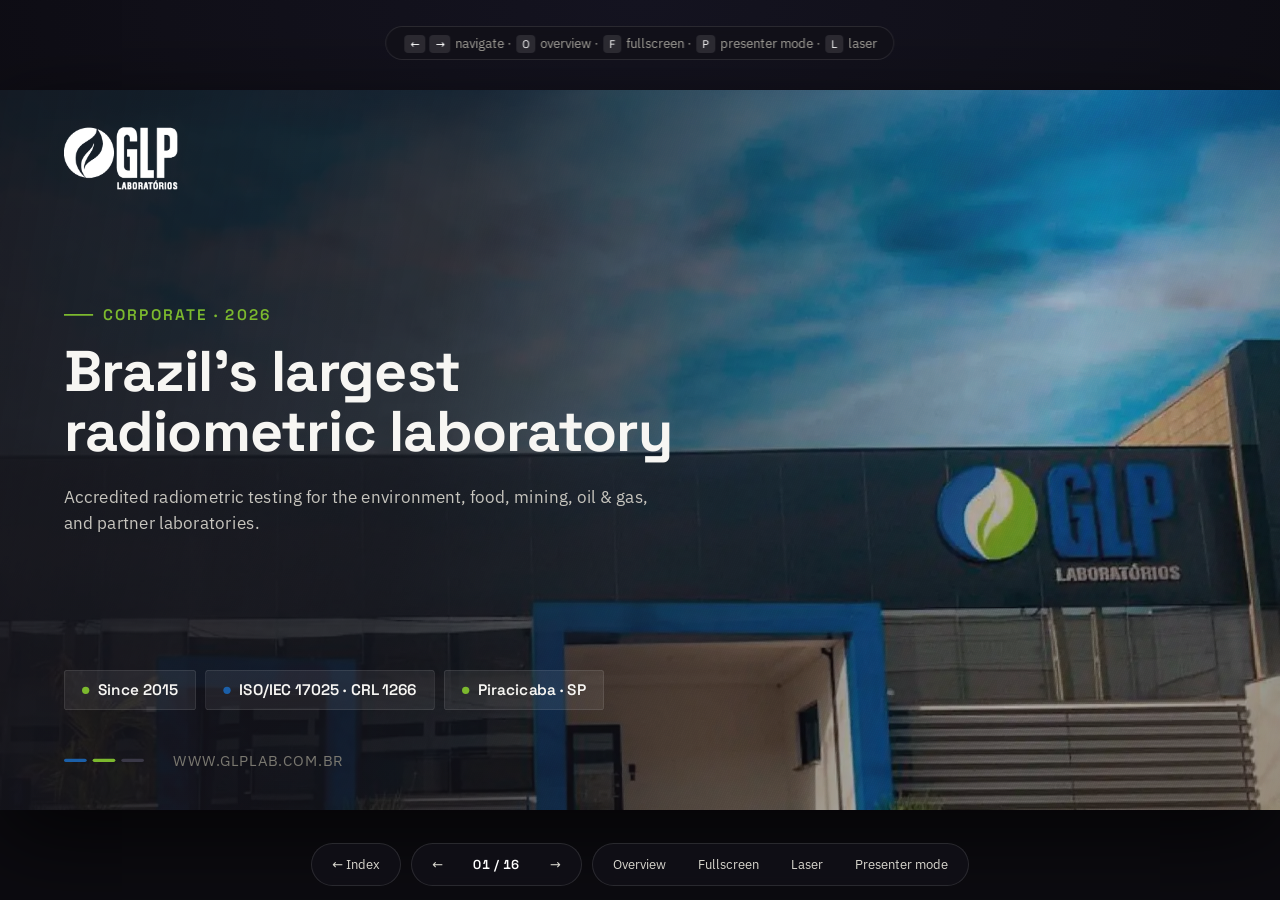
<file: institucional-en.html>
<!doctype html><html lang="en"><head><meta charset="utf-8"><meta name="viewport" content="width=device-width,initial-scale=1"><meta name="robots" content="noindex,nofollow"><link rel="icon" href="[data-uri]"><link rel="stylesheet" href="assets/fonts.css"><style>*{margin:0;padding:0;box-sizing:border-box}img{max-width:100%}[hidden]{display:none!important}</style><title>GLP Laboratórios · Corporate</title>
<style>
:root{
  --ink:#14131a; --ink-2:#1e1c26; --bone:#F7F6F3; --paper:#FFFFFF;
  --blue:#1B5FA8; --blue-lo:#2a76c6; --green:#7CB92E; --green-lo:#95d143;
  --slate:#3d3b36; --mute:#5a5850; --mute-2:#6a6860; --faint:#8e8c83;
  --line:#e2e0d8; --shell:#0c0b10;
  --dsp:'Space Grotesk','Space Grotesk Fallback',system-ui,sans-serif;
  --body:'IBM Plex Sans','IBM Plex Sans Fallback',system-ui,sans-serif;
}
*{box-sizing:border-box}
html,body{height:100%}
body{margin:0;background:var(--shell);color:var(--bone);font-family:var(--body);overflow:hidden;
     -webkit-font-smoothing:antialiased}

/* ---------- shell ---------- */
.wrap{position:fixed;inset:0;overflow:hidden;
      background:radial-gradient(120% 90% at 50% 0%,#141320 0%,#0c0b10 62%)}
.stage{position:absolute;left:50%;top:50%;width:1920px;height:1080px;
       margin:-540px 0 0 -960px;transform-origin:center center;
       box-shadow:0 40px 120px rgba(0,0,0,.7);background:var(--bone);overflow:hidden}

/* ---------- slides ---------- */
.s{position:absolute;inset:0;overflow:hidden;opacity:0;visibility:hidden;
   transition:opacity .5s ease,transform .6s cubic-bezier(.22,.61,.36,1),filter .5s ease;
   transform:scale(1.015);filter:saturate(.8)}
.s.on{opacity:1;visibility:visible;transform:none;filter:none;z-index:2}
.s.dark{background:var(--ink);color:var(--bone)}
.s.light{background:var(--bone);color:var(--ink)}
.pad{position:absolute;inset:0;padding:84px 96px 104px;display:flex;flex-direction:column}
.fill{flex:1;display:flex;flex-direction:column;justify-content:center;min-height:0}
.foot.r{left:auto;right:64px;text-align:right}
.foot.r+.pg,.pg.l{right:auto;left:96px}
.casefig{border-radius:6px;overflow:hidden;position:relative;flex:1;min-height:0}
.casecard{margin:-58px 34px 0;position:relative;z-index:2;padding:32px 34px}

/* ---------- motion ---------- */
@keyframes rise{to{opacity:1;transform:none}}
@keyframes wipeX{to{clip-path:inset(0 0 0 0)}}
@keyframes kb{from{transform:scale(1.10) translate3d(0,0,0)}to{transform:scale(1.0)}}
@keyframes kb2{from{transform:scale(1.0)}to{transform:scale(1.09)}}
@keyframes drawX{to{transform:scaleX(1)}}
@keyframes glow{0%,100%{opacity:.5}50%{opacity:.85}}
.a{opacity:0;transform:translateY(26px)}
.s.on .a{animation:rise .78s cubic-bezier(.16,.84,.34,1) forwards;
         animation-delay:calc(var(--i,0)*85ms + 90ms)}
.wipe{clip-path:inset(0 100% 0 0)}
.s.on .wipe{animation:wipeX .85s cubic-bezier(.66,0,.25,1) forwards;
            animation-delay:calc(var(--i,0)*85ms + 160ms)}
.kb{transform:scale(1.10)}
.s.on .kb{animation:kb 22s cubic-bezier(.2,.5,.3,1) forwards}
.s.on .kb.rev{animation:kb2 24s ease-out forwards}
.drw{transform:scaleX(0);transform-origin:left center}
.s.on .drw{animation:drawX 1.3s cubic-bezier(.66,0,.25,1) forwards;animation-delay:.5s}
@media (prefers-reduced-motion:reduce){
  .a,.wipe,.kb,.drw{opacity:1!important;transform:none!important;clip-path:none!important;animation:none!important}
  .s{transition:opacity .2s linear}
}

/* ---------- media ---------- */
.ph{position:absolute;inset:0;background-size:cover;background-position:center;will-change:transform}
.scan{position:absolute;inset:0;pointer-events:none;mix-blend-mode:overlay;
  background-image:repeating-linear-gradient(115deg,rgba(255,255,255,.055) 0 1px,transparent 1px 3px)}
.vig{position:absolute;inset:0;pointer-events:none}
.grain{position:absolute;inset:0;pointer-events:none;opacity:.5;
  background-image:radial-gradient(rgba(255,255,255,.045) .5px,transparent .5px);background-size:3px 3px}

/* ---------- type ---------- */
.eye{display:flex;align-items:center;gap:12px;font-size:23px;letter-spacing:.14em;
     text-transform:uppercase;font-weight:600;color:var(--mute-2)}
.eye .dot{width:10px;height:10px;border-radius:50%;background:var(--blue);flex:0 0 auto}
.eye.g .dot{background:var(--green)}
.dark .eye{color:#8f8d84}
h1.t{font-family:var(--dsp);font-weight:700;font-size:86px;line-height:1.04;letter-spacing:-.015em;margin:0}
h2.t{font-family:var(--dsp);font-weight:700;font-size:56px;line-height:1.1;letter-spacing:-.012em;margin:0;text-wrap:balance}
h3{font-family:var(--dsp);font-weight:600;font-size:28px;line-height:1.25;margin:0}
p{margin:0;font-size:24px;line-height:1.58;color:var(--slate)}
.dark p{color:#C7C5BE}
.lead{font-size:26px;line-height:1.55;color:var(--mute)}
.dark .lead{color:#C7C5BE}
.sm{font-size:21px;line-height:1.5;color:var(--mute)}
b,strong{font-weight:600;color:var(--ink)}
.dark b,.dark strong{color:#fff}

/* ---------- chrome ---------- */
.logo{position:absolute;top:44px;right:64px;height:57px;width:auto;z-index:6;opacity:.55}
.logo.tl{left:96px;right:auto;top:56px;height:93px;opacity:1}
.foot{position:absolute;left:96px;bottom:44px;font-size:20px;letter-spacing:.02em;
      color:var(--faint);z-index:6;display:flex;align-items:center;gap:12px}
.foot::before{content:"";display:inline-block;width:7px;height:7px;border-radius:50%;
      background:var(--blue);box-shadow:13px 0 0 var(--green);margin-right:6px}
.dark .foot{color:#7a7870}
.pg{position:absolute;right:64px;bottom:44px;font-size:21px;color:var(--faint);z-index:6;
    font-family:var(--dsp);font-weight:600;font-variant-numeric:tabular-nums}
.dark .pg{color:#7a7870}
.dash{display:flex;gap:9px}
.dash i{width:34px;height:5px;border-radius:3px;background:var(--blue);display:block}
.dash i:nth-child(2){background:var(--green)}
.dash i:nth-child(3){background:#3a3846}

/* ---------- cards ---------- */
.card{background:var(--paper);border-radius:5px;padding:30px 32px;
      box-shadow:0 1px 3px rgba(20,19,26,.07),0 10px 30px -18px rgba(20,19,26,.28);
      transition:transform .35s cubic-bezier(.16,.84,.34,1),box-shadow .35s ease}
.card.tb{border-top:4px solid var(--blue)}
.card.tg{border-top:4px solid var(--green)}
.card.tk{border-top:4px solid var(--ink)}
.card.lb{border-left:4px solid var(--blue)}
.card.lg{border-left:4px solid var(--green)}
.card.lk{border-left:4px solid var(--ink)}
.num{width:54px;height:54px;border-radius:50%;display:grid;place-items:center;color:#fff;
     font-family:var(--dsp);font-weight:700;font-size:23px;flex:0 0 auto;
     font-variant-numeric:tabular-nums}
.nb{background:var(--blue)} .ng{background:var(--green)} .nk{background:var(--ink)}
.grid{display:grid;gap:20px}
.g2{grid-template-columns:repeat(2,1fr)} .g3{grid-template-columns:repeat(3,1fr)}
.g4{grid-template-columns:repeat(4,1fr)} .g5{grid-template-columns:repeat(5,1fr)}
.rail{display:flex;gap:20px}
.rail>i{width:4px;border-radius:2px;background:var(--green);flex:0 0 auto;display:block}
.rail.b>i{background:var(--blue)}
.chip{display:inline-flex;align-items:center;gap:13px;background:var(--ink);border-radius:5px;
      padding:14px 26px;color:var(--bone);font-family:var(--dsp);font-weight:600;font-size:23px}
.chip .d{width:11px;height:11px;border-radius:50%;background:var(--green);flex:0 0 auto}
.chip.b .d{background:var(--blue)}
.dark .chip{background:rgba(255,255,255,.07);border:1px solid rgba(255,255,255,.13)}
.ic{height:54px;width:auto;max-width:54px;object-fit:contain;align-self:flex-start;opacity:.9;flex:0 0 auto}
.ic.inv{filter:invert(1)}
.ic.big{height:74px;max-width:80px}
.markbox{background:var(--paper);border-radius:5px;display:flex;align-items:center;justify-content:center;
  padding:20px 24px;overflow:hidden;box-shadow:0 1px 3px rgba(20,19,26,.07);
  transition:transform .4s cubic-bezier(.16,.84,.34,1)}
.markbox img{max-width:100%;max-height:100%;width:auto;height:auto;object-fit:contain;display:block;
  filter:grayscale(1) contrast(1.05);opacity:.8;transition:filter .35s ease,opacity .35s ease}
.markbox:hover img{filter:none;opacity:1}
.markbox:hover{transform:translateY(-4px)}
.doc{border-radius:4px;overflow:hidden;background:#fff;box-shadow:0 2px 8px rgba(20,19,26,.12),0 24px 50px -28px rgba(20,19,26,.5)}
.doc img{display:block;width:100%;height:100%;object-fit:contain;background:#fff}

.mesh{position:absolute;inset:0;pointer-events:none;opacity:.6;
  background-image:linear-gradient(rgba(255,255,255,.045) 1px,transparent 1px),
                   linear-gradient(90deg,rgba(255,255,255,.045) 1px,transparent 1px);
  background-size:64px 64px;
  -webkit-mask-image:radial-gradient(ellipse 62% 58% at 50% 44%,#000 0%,transparent 78%);
  mask-image:radial-gradient(ellipse 62% 58% at 50% 44%,#000 0%,transparent 78%)}
.ctc{display:flex;flex-direction:column;align-items:center;gap:12px;
  background:rgba(255,255,255,.045);border:1px solid rgba(255,255,255,.1);
  border-radius:8px;padding:30px 22px}
.ctc .d{width:10px;height:10px;border-radius:50%}
.ctc .k{color:#8f8d84;font-size:20px;letter-spacing:.12em;text-transform:uppercase}
.ctc .v{color:#F7F6F3;font-size:25px;font-weight:600;text-align:center;line-height:1.3}

.gcard{background:rgba(255,255,255,.055);border:1px solid rgba(255,255,255,.12);
  border-radius:6px;padding:32px 32px 30px;display:flex;flex-direction:column}
.wb{background:#fff;border-radius:4px;padding:14px 18px;width:fit-content;
  display:flex;align-items:center;justify-content:center;min-height:96px}
.tags{display:flex;flex-wrap:wrap;gap:9px}
.tags span{display:inline-block;background:#eeece4;border-radius:4px;padding:8px 14px;
  font-size:20px;font-weight:500;color:var(--slate);font-variant-numeric:tabular-nums}
.dark .tags span{background:rgba(255,255,255,.09);color:#d8d6ce}

.tbl{display:flex;flex-direction:column;gap:2px;background:var(--line);border-radius:6px;overflow:hidden}
.tr{display:grid;grid-template-columns:260px 320px 1fr;gap:24px;background:var(--paper);
    padding:26px 30px;align-items:center}
.tr.th{background:var(--ink);color:#F7F6F3;padding:20px 30px;font-family:var(--dsp);
    font-weight:600;font-size:21px;letter-spacing:.1em;text-transform:uppercase}
.tr>div{font-size:23px;color:var(--slate)}
.tr.th>div{color:#c7c5be}
.badge{display:inline-block;padding:11px 22px;border-radius:5px;color:#fff;
    font-family:var(--dsp);font-weight:700;font-size:23px}

/* ---------- HUD ---------- */
.hud{position:fixed;left:0;right:0;bottom:0;z-index:50;display:flex;align-items:center;
     justify-content:center;gap:10px;padding:14px;opacity:0;transition:opacity .35s ease;
     pointer-events:none}
.hud.show{opacity:1;pointer-events:auto}
.hud .grp{display:flex;align-items:center;gap:4px;background:rgba(18,17,24,.82);
     border:1px solid rgba(255,255,255,.11);backdrop-filter:blur(14px);border-radius:999px;padding:6px}
.hud button{all:unset;cursor:pointer;color:#d8d6ce;font-family:var(--body);font-size:13px;
     padding:8px 14px;border-radius:999px;display:flex;align-items:center;gap:7px;line-height:1}
.hud button:hover{background:rgba(255,255,255,.1);color:#fff}
.hud button:focus-visible{outline:2px solid var(--green);outline-offset:2px}
.hud .idx{font-family:var(--dsp);font-weight:600;font-size:13px;color:#fff;padding:0 12px;
     font-variant-numeric:tabular-nums;letter-spacing:.04em}
.prog{position:fixed;top:0;left:0;height:3px;background:linear-gradient(90deg,var(--blue),var(--green));
     z-index:60;width:0;transition:width .5s cubic-bezier(.22,.61,.36,1);box-shadow:0 0 14px rgba(124,185,46,.5)}
.zone{position:fixed;top:0;bottom:0;width:16%;z-index:40;cursor:pointer}
.zone.l{left:0} .zone.r{right:0}

/* ---------- overview ---------- */
.ov{position:fixed;inset:0;z-index:70;background:rgba(9,8,13,.96);backdrop-filter:blur(8px);
    display:none;padding:56px;overflow:auto}
.ov.show{display:block}
.ov h4{font-family:var(--dsp);font-weight:600;font-size:15px;letter-spacing:.16em;
    text-transform:uppercase;color:#8f8d84;margin:0 0 26px}
.ovg{display:grid;grid-template-columns:repeat(auto-fill,minmax(260px,1fr));gap:20px}
.ovc{position:relative;cursor:pointer;border-radius:6px;overflow:hidden;background:#000;
    border:2px solid transparent;transition:border-color .2s ease,transform .25s ease}
.ovc:hover{transform:translateY(-3px)} .ovc:hover,.ovc.cur{border-color:var(--green)}
.ovc .fr{position:relative;width:100%;aspect-ratio:16/9;overflow:hidden}
.ovc .fr>*{position:absolute;top:0;left:0;width:1920px;height:1080px;transform-origin:top left}
.ovc .cap{display:flex;gap:9px;padding:9px 11px;font-size:12px;color:#c7c5be;background:#141320;
    align-items:baseline}
.ovc .cap b{font-family:var(--dsp);color:var(--green);font-size:11px;font-weight:700}
.hint{position:fixed;left:50%;top:26px;transform:translateX(-50%);z-index:65;font-size:12.5px;
    color:#a5a39b;background:rgba(18,17,24,.8);border:1px solid rgba(255,255,255,.1);
    padding:8px 16px;border-radius:999px;backdrop-filter:blur(10px);transition:opacity .6s ease}
.hud .homebtn{all:unset;cursor:pointer;color:#d8d6ce;font-family:var(--body);font-size:13px;padding:8px 14px;border-radius:999px;display:flex;align-items:center;gap:7px;line-height:1;text-decoration:none}.hud .homebtn:hover{background:rgba(255,255,255,.1);color:#fff}.hud .homebtn:focus-visible{outline:2px solid var(--green);outline-offset:2px}
.hint kbd{font-family:var(--dsp);font-size:11px;background:rgba(255,255,255,.11);
    padding:2px 6px;border-radius:4px;color:#fff;margin:0 2px}

/* ---------- modo apresentação: laser, tela preta, modo apresentador ---------- */
.laser{position:absolute;left:0;top:0;width:30px;height:30px;margin:-15px 0 0 -15px;border-radius:50%;
  background:radial-gradient(circle,#ff4a3d 0 30%,rgba(255,40,30,.55) 45%,rgba(255,40,30,0) 72%);
  box-shadow:0 0 22px 6px rgba(255,40,30,.45);z-index:90;pointer-events:none;display:none}
.laser.show{display:block}
.stage.lz{cursor:none}
.blk{position:absolute;inset:0;background:#000;z-index:80;display:none}
.blk.show{display:block}
.blk span{display:none}

body.pm{overflow:hidden;background:#0c0b10;color:#e9e7e0;font-family:var(--body)}
body.pm .prog,body.pm .zone,body.pm .hint,body.pm .hud{display:none!important}
.pmx{position:fixed;inset:0;display:grid;grid-template-columns:minmax(0,1.62fr) minmax(320px,1fr);
  grid-template-rows:auto minmax(0,1fr) auto;gap:16px;padding:16px 18px}
.pmx-top{grid-column:1/-1;display:flex;align-items:center;gap:18px;flex-wrap:wrap}
.pmx-ttl{font-family:var(--dsp);font-weight:600;font-size:15px;letter-spacing:.12em;text-transform:uppercase;color:#a5a39b;margin-right:auto}
.pmx-ttl b{color:#fff;font-weight:600}
.pmx-con{font-size:13px;color:#a5a39b;display:flex;align-items:center;gap:8px}
.pmx-con i{width:9px;height:9px;border-radius:50%;background:#d9534f;display:block}
.pmx-con.ok i{background:var(--green)}
.pmx-clock{font-family:var(--dsp);font-size:17px;color:#a5a39b;font-variant-numeric:tabular-nums}
.pmx-timer{display:flex;align-items:center;gap:8px;background:#17161e;border:1px solid #2a2833;border-radius:10px;padding:6px 8px 6px 14px}
.pmx-timer .tv{font-family:var(--dsp);font-weight:700;font-size:26px;color:#fff;font-variant-numeric:tabular-nums;min-width:118px}
.pmx-timer.paused .tv{color:#8e8c83}
.pmx button{all:unset;cursor:pointer;font-family:var(--body);font-size:14px;color:#e9e7e0;background:#1e1c26;
  border:1px solid #2f2d39;border-radius:8px;padding:8px 13px;line-height:1;display:inline-flex;align-items:center;gap:7px;white-space:nowrap}
.pmx button:hover{background:#2a2833;color:#fff}
.pmx button:focus-visible{outline:2px solid var(--green);outline-offset:2px}
.pmx button.on{background:var(--blue);border-color:var(--blue);color:#fff}
.pmx button.big{font-size:16px;padding:12px 22px}
.pmx kbd{font-family:var(--dsp);font-size:11px;background:rgba(255,255,255,.1);border-radius:4px;padding:2px 6px;color:#cfcdc6}
.pmx-cur{position:relative;min-height:0;display:flex;flex-direction:column;gap:8px}
.pmx-lab{font-size:12px;letter-spacing:.14em;text-transform:uppercase;color:#8e8c83;font-weight:600;display:flex;gap:10px;align-items:center}
.pmx-lab b{color:#e9e7e0;font-weight:600;letter-spacing:.06em}
.pmx-box{position:relative;flex:1;min-height:0;border-radius:8px;overflow:hidden;background:#000}
body.pm .wrap{position:absolute;inset:0;background:#000}
body.pm .stage{box-shadow:none}
body.pm .blk{background:rgba(0,0,0,.82)}
body.pm .blk span{display:flex;position:absolute;inset:0;align-items:center;justify-content:center;
  font-family:var(--dsp);font-size:64px;color:#fff;letter-spacing:.06em}
.pmx-side{display:flex;flex-direction:column;gap:14px;min-height:0}
.pmx-next{display:flex;flex-direction:column;gap:8px}
.pmx-nf{position:relative;width:100%;aspect-ratio:16/9;border-radius:6px;overflow:hidden;background:#000}
.pmx-nf>.s{width:1920px;height:1080px;transform-origin:0 0;position:absolute;left:0;top:0}
.pmx-end{position:absolute;inset:0;display:flex;align-items:center;justify-content:center;color:#8e8c83;font-size:15px}
.pmx-notes{flex:1;min-height:0;display:flex;flex-direction:column;gap:8px}
.pmx-nb{flex:1;min-height:0;overflow:auto;background:#15141b;border:1px solid #24222c;border-radius:8px;padding:16px 20px 16px 18px}
.pmx-nb ul{margin:0;padding:0 0 0 1.1em}
.pmx-nb li{font-size:var(--nfs,21px);line-height:1.45;color:#ecebe6;margin:0 0 .55em}
.pmx-nb li::marker{color:var(--green)}
.pmx-nb .none{color:#8e8c83;font-size:15px}
.pmx-fs{margin-left:auto;display:flex;gap:6px}
.pmx-fs button{padding:4px 9px;font-size:12px}
.pmx-bot{grid-column:1/-1;display:flex;align-items:center;gap:10px;flex-wrap:wrap}
.pmx-bot .ix{font-family:var(--dsp);font-weight:700;font-size:20px;color:#fff;min-width:92px;text-align:center;font-variant-numeric:tabular-nums}
.pmx-bot .sp{flex:1}
.pmx-help{font-size:12.5px;color:#8e8c83}
.pmx-tip{position:fixed;left:50%;top:70px;transform:translateX(-50%);z-index:95;max-width:640px;background:#1b1a22;
  border:1px solid #34323d;border-radius:12px;padding:18px 22px;font-size:14.5px;line-height:1.55;color:#d8d6ce;box-shadow:0 24px 60px rgba(0,0,0,.6)}
.pmx-tip b{color:#fff}
.pmx-tip ol{margin:8px 0 12px 1.2em;padding:0}
@media (max-width:900px){
  .pmx{grid-template-columns:1fr;grid-template-rows:auto minmax(220px,1fr) auto auto;overflow:auto}
}
</style>

</head><body><div class="prog" id="prog"></div>
<div class="wrap"><div class="stage" id="stage">

<!-- 01 -->
<section class="s dark" data-label="Cover">
  <div class="ph kb" data-bg="facade"></div>
  <div class="scan"></div>
  <div class="vig" style="background:linear-gradient(100deg,rgba(20,19,26,.95) 0%,rgba(20,19,26,.84) 34%,rgba(20,19,26,.5) 60%,rgba(20,19,26,.24) 80%,rgba(20,19,26,.45) 100%)"></div>
  <img class="logo tl a" style="--i:0" data-src="glp_white" alt="GLP Laboratórios">
  <div style="position:absolute;left:96px;top:322px;width:1200px">
    <div class="a" style="--i:1;display:flex;align-items:center;gap:14px;margin-bottom:26px">
      <span class="wipe" style="--i:1;width:44px;height:3px;background:var(--green);display:block"></span>
      <span style="color:var(--green);font-family:var(--dsp);font-weight:600;font-size:23px;letter-spacing:.13em;text-transform:uppercase">Corporate · 2026</span>
    </div>
    <h1 class="t a" style="--i:2">Brazil's largest<br>radiometric laboratory</h1>
    <p class="a lead" style="--i:4;margin-top:32px;max-width:880px;color:#C7C5BE;font-size:26px">
      Accredited radiometric testing for the environment, food, mining,
      oil &amp; gas, and partner laboratories.</p>
  </div>
  <div style="position:absolute;left:96px;bottom:150px;display:flex;gap:14px">
    <span class="chip a" style="--i:5"><i class="d"></i>Since 2015</span>
    <span class="chip b a" style="--i:6"><i class="d"></i>ISO/IEC 17025 · CRL 1266</span>
    <span class="chip a" style="--i:7"><i class="d"></i>Piracicaba · SP</span>
  </div>
  <div style="position:absolute;left:96px;bottom:60px;display:flex;gap:44px;align-items:center">
    <span class="dash a" style="--i:8"><i></i><i></i><i></i></span>
    <span class="a" style="--i:8;color:#7a7870;font-size:22px;letter-spacing:.07em">WWW.GLPLAB.COM.BR</span>
  </div>
</section>

<!-- 02 -->
<section class="s light" data-label="Who we are">
  <img class="logo" data-src="glp_color" alt="">
  <div style="position:absolute;left:0;top:0;bottom:0;width:56%;padding:96px 72px 96px 96px;display:flex;flex-direction:column;justify-content:center">
    <div class="eye a" style="--i:0"><i class="dot"></i>02 · Who we are</div>
    <h2 class="t a" style="--i:1;margin-top:20px">Specialists in<br>ionizing radiation</h2>
    <p class="a" style="--i:2;margin-top:28px;font-size:25px;max-width:780px">GLP Laboratórios was founded in <b>2015</b>, in Piracicaba/SP, with the goal of becoming a national reference in radiometric testing.</p>
    <p class="a" style="--i:3;margin-top:20px;font-size:25px;max-width:780px">Today it brings together its own analytical infrastructure, a multidisciplinary team, and the broadest radiometric scope in the country — from sample receipt to report issuance.</p>
    <div class="grid g3" style="margin-top:44px;gap:18px">
      <div class="card tb a" style="--i:4;padding:26px 24px"><h3 style="font-size:24px">Experience</h3><p class="sm" style="margin-top:8px">Professionals with more than 10 years in the field</p></div>
      <div class="card tg a" style="--i:5;padding:26px 24px"><h3 style="font-size:24px">Technology</h3><p class="sm" style="margin-top:8px">High-sensitivity equipment</p></div>
      <div class="card tk a" style="--i:6;padding:26px 24px"><h3 style="font-size:24px">Agility</h3><p class="sm" style="margin-top:8px">Reduced turnaround times and competitive pricing</p></div>
    </div>
  </div>
  <div style="position:absolute;right:0;top:0;bottom:0;width:44%;overflow:hidden">
    <div class="ph kb" data-bg="pipette"></div>
    <div class="vig" style="background:linear-gradient(180deg,rgba(20,19,26,0) 58%,rgba(20,19,26,.42) 100%)"></div>
  </div>
  <div class="foot">GLP Laboratórios · Corporate</div>
  <div class="pg" style="right:auto;left:calc(56% - 40px)">02</div>
</section>

<!-- 03 -->
<section class="s light" data-label="Mission, vision and values">
  <img class="logo" data-src="glp_color" alt="">
  <div class="pad">
    <div class="eye g a" style="--i:0"><i class="dot"></i>03 · Identity</div>
    <h2 class="t a" style="--i:1;margin-top:18px">Mission, vision and values</h2>
    <div class="grid g2" style="margin-top:44px;gap:44px">
      <div class="a" style="--i:2">
        <div style="display:flex;align-items:center;gap:16px">
          <svg width="38" height="38" viewBox="0 0 24 24" fill="none" stroke="var(--blue)" stroke-width="1.7" stroke-linecap="round" stroke-linejoin="round"><circle cx="12" cy="12" r="9.2"/><circle cx="12" cy="12" r="5.4"/><circle cx="12" cy="12" r="1.6" fill="var(--blue)" stroke="none"/></svg>
          <h3 style="font-size:29px;color:var(--blue)">Mission</h3>
        </div>
        <p style="margin-top:18px;font-size:23px;line-height:1.5">To be a reference in the field through quality management, technological innovation, valuing employees and clients, and social and environmental responsibility.</p>
      </div>
      <div class="a" style="--i:3">
        <div style="display:flex;align-items:center;gap:16px">
          <svg width="38" height="38" viewBox="0 0 24 24" fill="none" stroke="#5d8c22" stroke-width="1.7" stroke-linecap="round" stroke-linejoin="round"><path d="M1.4 12S5.6 4.6 12 4.6 22.6 12 22.6 12 18.4 19.4 12 19.4 1.4 12 1.4 12Z"/><circle cx="12" cy="12" r="3.2"/></svg>
          <h3 style="font-size:29px;color:#5d8c22">Vision</h3>
        </div>
        <p style="margin-top:18px;font-size:23px;line-height:1.5">To be among the leading market players and be recognized for excellence in analytical services.</p>
      </div>
    </div>
    <div class="a" style="--i:4;margin-top:38px;padding-top:32px;border-top:2px solid #dfddd4">
      <h3 style="font-size:28px">Values</h3>
      <div class="grid g5" style="margin-top:26px;gap:20px">
        <div class="a" style="--i:5;display:flex;flex-direction:column;gap:13px">
          <svg width="32" height="32" viewBox="0 0 24 24" fill="none" stroke="var(--ink)" stroke-width="1.7" stroke-linecap="round" stroke-linejoin="round"><circle cx="12" cy="12" r="9.5"/><path d="M8 14s1.6 2 4 2 4-2 4-2"/><line x1="9" y1="9.4" x2="9" y2="9.5"/><line x1="15" y1="9.4" x2="15" y2="9.5"/></svg>
          <p style="font-size:21px;font-weight:600;line-height:1.35">Customer satisfaction</p>
        </div>
        <div class="a" style="--i:6;display:flex;flex-direction:column;gap:13px">
          <svg width="32" height="32" viewBox="0 0 24 24" fill="none" stroke="var(--ink)" stroke-width="1.7" stroke-linecap="round" stroke-linejoin="round"><path d="M16.5 20.5v-1.8a3.6 3.6 0 0 0-3.6-3.6H6.6A3.6 3.6 0 0 0 3 18.7v1.8"/><circle cx="9.8" cy="7.9" r="3.6"/><path d="M21 20.5v-1.8a3.6 3.6 0 0 0-2.7-3.5"/><path d="M14.9 4.6a3.6 3.6 0 0 1 0 7"/></svg>
          <p style="font-size:21px;font-weight:600;line-height:1.35">Social responsibility</p>
        </div>
        <div class="a" style="--i:7;display:flex;flex-direction:column;gap:13px">
          <svg width="32" height="32" viewBox="0 0 24 24" fill="none" stroke="var(--ink)" stroke-width="1.7" stroke-linecap="round" stroke-linejoin="round"><path d="M11 20.3A7.3 7.3 0 0 1 9.7 6.2c5.9-1.1 7.5-1.7 9.6-4.2 1 2.1 2.1 4.3 2.1 8.3 0 5.7-5 10-10.4 10Z"/><path d="M2 21c0-3.1 1.9-5.6 5.3-6.3 2.5-.5 5-2.1 6.1-3.2"/></svg>
          <p style="font-size:21px;font-weight:600;line-height:1.35">Respect for the environment</p>
        </div>
        <div class="a" style="--i:8;display:flex;flex-direction:column;gap:13px">
          <svg width="32" height="32" viewBox="0 0 24 24" fill="none" stroke="var(--ink)" stroke-width="1.7" stroke-linecap="round" stroke-linejoin="round"><path d="M12 21.6s8.2-4.1 8.2-10.3V4.9L12 1.6 3.8 4.9v6.4c0 6.2 8.2 10.3 8.2 10.3Z"/><path d="M8.6 11.8l2.4 2.4 4.4-4.6"/></svg>
          <p style="font-size:21px;font-weight:600;line-height:1.35">Conduct</p>
        </div>
        <div class="a" style="--i:9;display:flex;flex-direction:column;gap:13px">
          <svg width="32" height="32" viewBox="0 0 24 24" fill="none" stroke="var(--ink)" stroke-width="1.7" stroke-linecap="round" stroke-linejoin="round"><polygon points="12 2.4 15 8.6 21.8 9.6 16.9 14.4 18.1 21.2 12 17.9 5.9 21.2 7.1 14.4 2.2 9.6 9 8.6 12 2.4"/></svg>
          <p style="font-size:21px;font-weight:600;line-height:1.35">Excellence</p>
        </div>
      </div>
    </div>
  </div>
  <div class="foot">GLP Laboratórios · Corporate</div><div class="pg">03</div>
</section>

<!-- 04 -->
<section class="s light" data-label="Segments">
  <img class="logo" data-src="glp_color" alt="">
  <div class="pad">
    <div class="eye a" style="--i:0"><i class="dot"></i>04 · Segments</div>
    <h2 class="t a" style="--i:1;margin-top:18px">Where we operate</h2>
    <p class="a lead" style="--i:2;margin-top:16px;max-width:1080px">Six segments served by the same accredited analytical infrastructure.</p>
    <div class="grid g3 fill" style="margin-top:44px;gap:22px;align-content:center">
      <div class="card tb a" style="--i:3;display:flex;flex-direction:column;gap:18px">
        <img class="ic" data-src="ic_env" alt=""><h3>Environmental</h3>
        <p class="sm">Water, soil, sediment, vegetation, and air filters. Monitoring and compliance with Portaria GM/MS 888/2021.</p></div>
      <div class="card tg a" style="--i:4;display:flex;flex-direction:column;gap:18px">
        <img class="ic" data-src="ic_food" alt=""><h3>Food</h3>
        <p class="sm">Radiometric testing for food safety, certification, and export in accordance with FDA, FAO, and European Union requirements.</p></div>
      <div class="card tb a" style="--i:5;display:flex;flex-direction:column;gap:18px">
        <img class="ic" data-src="ic_radiation" alt=""><h3>Mining</h3>
        <p class="sm">NORM, radiological licensing with ANSN, PMRA, and clearance for ore exports.</p></div>
      <div class="card tg a" style="--i:6;display:flex;flex-direction:column;gap:18px">
        <img class="ic" data-src="ic_analysis" alt=""><h3>Oil &amp; Gas</h3>
        <p class="sm">NORM characterization in produced water, sludge, scale, pipelines, and decommissioning.</p></div>
      <div class="card tb a" style="--i:7;display:flex;flex-direction:column;gap:18px">
        <img class="ic" data-src="ic_consult" alt=""><h3>Partner Laboratories</h3>
        <p class="sm">A complementary model: we expand our partners' portfolio without competing with their routine work.</p></div>
      <div class="card tg a" style="--i:8;display:flex;flex-direction:column;gap:18px">
        <img class="ic" data-src="ic_globe" alt=""><h3>Research &amp; Development</h3>
        <p class="sm">Development of methods and custom projects for clients' specific needs.</p></div>
    </div>
  </div>
  <div class="foot">GLP Laboratórios · Corporate</div><div class="pg">04</div>
</section>

<!-- 05 -->
<section class="s dark" data-label="Analytical Techniques">
  <div class="ph kb rev" data-bg="lab_blue" style="opacity:.32"></div>
  <div class="vig" style="background:linear-gradient(90deg,rgba(20,19,26,.97) 26%,rgba(20,19,26,.72) 100%)"></div>
  <div class="grain"></div>
  <img class="logo" data-src="glp_white" alt="" style="opacity:.7">
  <div class="pad">
    <div class="eye g a" style="--i:0"><i class="dot"></i>05 · Techniques</div>
    <h2 class="t a" style="--i:1;margin-top:18px;color:#F7F6F3">Ionizing radiation testing</h2>
    <p class="a lead" style="--i:2;margin-top:16px;max-width:1080px">Four complementary techniques cover alpha, beta, and gamma emitters in any matrix.</p>
    <div class="grid g4 fill" style="margin-top:46px;gap:22px;align-content:center">
      <div class="a gcard" style="--i:3;padding:36px 30px 34px"><span class="num nb" style="width:64px;height:64px;box-shadow:0 0 0 6px rgba(27,95,168,.18)"><img data-src="ic_spec_alpha" alt="" style="width:30px;height:auto"></span>
        <h3 style="color:#fff;margin-top:24px">Alpha Spectrometry</h3>
        <p class="sm" style="color:#a5a39b;margin-top:12px">Radiochemical separation, concentration of the radionuclide of interest, and silicon detection.</p></div>
      <div class="a gcard" style="--i:4;padding:36px 30px 34px"><span class="num ng" style="width:64px;height:64px;box-shadow:0 0 0 6px rgba(124,185,46,.2)"><img data-src="ic_spec_gamma" alt="" style="width:28px;height:auto"></span>
        <h3 style="color:#fff;margin-top:24px">Gamma Spectrometry</h3>
        <p class="sm" style="color:#a5a39b;margin-top:12px">Identification and quantification of natural and anthropogenic gamma emitters across multiple matrices.</p></div>
      <div class="a gcard" style="--i:5;padding:36px 30px 34px"><span class="num nb" style="width:64px;height:64px;box-shadow:0 0 0 6px rgba(27,95,168,.18)"><img data-src="ic_lsc" alt="" style="width:22px;height:auto"></span>
        <h3 style="color:#fff;margin-top:24px">Liquid Scintillation</h3>
        <p class="sm" style="color:#a5a39b;margin-top:12px">Low-energy beta radionuclides, such as Tritium, with prior analytical chemistry.</p></div>
      <div class="a gcard" style="--i:6;padding:36px 30px 34px"><span class="num ng" style="width:64px;height:64px;box-shadow:0 0 0 6px rgba(124,185,46,.2)"><img data-src="ic_prop_counter" alt="" style="width:32px;height:auto"></span>
        <h3 style="color:#fff;margin-top:24px">Proportional Counter</h3>
        <p class="sm" style="color:#a5a39b;margin-top:12px">Gross alpha and beta and, after separation, Ra-226, Ra-228, Sr-90, and Pb-210.</p></div>
    </div>
  </div>
  <div class="foot">GLP Laboratórios · Corporate</div><div class="pg">05</div>
</section>

<!-- 06 -->
<section class="s light" data-label="Determinations">
  <img class="logo" data-src="glp_color" alt="">
  <div class="pad">
    <div class="eye g a" style="--i:0"><i class="dot"></i>06 · Scope</div>
    <h2 class="t a" style="--i:1;margin-top:18px">Key determinations</h2>
    <p class="a lead" style="--i:2;margin-top:16px;max-width:1080px">Natural and artificial radionuclides determined in environmental, food, and industrial matrices.</p>
    <div class="grid g3 fill" style="margin-top:44px;gap:22px;align-content:center">
      <div class="card lb a" style="--i:3;padding:32px 32px;min-height:240px;display:flex;flex-direction:column;justify-content:center"><h3 style="font-size:24px;color:var(--blue)">Radium and Lead</h3>
        <div class="tags" style="margin-top:16px"><span>Ra-226</span><span>Ra-228</span><span>Pb-210</span><span>Pb-214</span></div></div>
      <div class="card lg a" style="--i:4;padding:32px 32px;min-height:240px;display:flex;flex-direction:column;justify-content:center"><h3 style="font-size:24px;color:#5d8c22">Uranium and Thorium</h3>
        <div class="tags" style="margin-top:16px"><span>U-238</span><span>U-235</span><span>U-234</span><span>Th-232</span><span>Th-230</span><span>Total Uranium</span><span>Total Thorium</span></div></div>
      <div class="card lk a" style="--i:5;padding:32px 32px;min-height:240px;display:flex;flex-direction:column;justify-content:center"><h3 style="font-size:24px">Cesium and Iodine</h3>
        <div class="tags" style="margin-top:16px"><span>Cs-134</span><span>Cs-137</span><span>I-131</span></div></div>
      <div class="card lg a" style="--i:6;padding:32px 32px;min-height:240px;display:flex;flex-direction:column;justify-content:center"><h3 style="font-size:24px;color:#5d8c22">Strontium and Ruthenium</h3>
        <div class="tags" style="margin-top:16px"><span>Sr-89</span><span>Sr-90</span><span>Ru-103</span><span>Ru-106</span></div></div>
      <div class="card lb a" style="--i:7;padding:32px 32px;min-height:240px;display:flex;flex-direction:column;justify-content:center"><h3 style="font-size:24px;color:var(--blue)">Plutonium and Americium</h3>
        <div class="tags" style="margin-top:16px"><span>Pu-238</span><span>Pu-239</span><span>Pu-240</span><span>Am-241</span></div></div>
      <div class="card lk a" style="--i:8;padding:32px 32px;min-height:240px;display:flex;flex-direction:column;justify-content:center"><h3 style="font-size:24px">Other</h3>
        <div class="tags" style="margin-top:16px"><span>Gross Alpha</span><span>Gross Beta</span><span>H-3</span><span>Rn-222</span><span>K-40</span><span>Ac-228</span><span>Co-60</span><span>Ir-192</span></div></div>
    </div>
  </div>
  <div class="foot">GLP Laboratórios · Corporate</div><div class="pg">06</div>
</section>

<!-- 07 -->
<section class="s light" data-label="Quality System">
  <div style="position:absolute;left:0;top:0;bottom:0;width:42%;overflow:hidden">
    <div class="ph kb" data-bg="scientist"></div>
    <div class="vig" style="background:linear-gradient(180deg,rgba(20,19,26,0) 58%,rgba(20,19,26,.4) 100%)"></div>
  </div>
  <img class="logo" data-src="glp_color" alt="">
  <div style="position:absolute;left:42%;right:0;top:0;bottom:0;padding:92px 96px 92px 72px;display:flex;flex-direction:column;justify-content:center">
    <div class="eye g a" style="--i:0"><i class="dot"></i>07 · Quality</div>
    <h2 class="t a" style="--i:1;margin-top:20px">Quality System</h2>
    <p class="a" style="--i:2;margin-top:26px;font-size:24px;max-width:840px">Accredited by Inmetro's <b>General Coordination for Accreditation (Cgcre)</b> under ABNT NBR ISO/IEC 17025:2017, registration number <b>CRL 1266</b> — including testing for Ra-226, Ra-228, and Tritium.</p>
    <a class="a scope-link" style="--i:2;margin-top:22px;display:inline-flex;align-items:center;gap:10px;width:fit-content;font-family:var(--dsp);font-weight:600;font-size:21px;color:var(--blue);text-decoration:none;border-bottom:2px solid rgba(27,95,168,.35);padding-bottom:4px;position:relative;z-index:45" href="http://www.infoconsumo.gov.br/laboratorios/rble/docs/CRL1266.pdf" target="_blank" rel="noopener">View the accredited scope (CRL 1266)<span aria-hidden="true">↗</span></a>
    <div style="display:flex;flex-direction:column;gap:16px;margin-top:34px">
      <div class="card lb a" style="--i:3;padding:22px 26px"><p class="sm" style="font-weight:600;color:var(--ink)">Internal quality control throughout the entire analytical routine</p></div>
      <div class="card lg a" style="--i:4;padding:22px 26px"><p class="sm" style="font-weight:600;color:var(--ink)">Participation in proficiency testing programs from recognized bodies</p></div>
      <div class="card lk a" style="--i:5;padding:22px 26px"><p class="sm" style="font-weight:600;color:var(--ink)">Quality Assurance department operating company-wide</p></div>
      <div class="card lg a" style="--i:6;padding:22px 26px"><p class="sm" style="font-weight:600;color:var(--ink)">Continuous team training on ISO/IEC 17025 requirements</p></div>
    </div>
  </div>
  <div class="foot" style="left:calc(42% + 72px)">GLP Laboratórios · Corporate</div><div class="pg">07</div>
</section>

<!-- 08 -->
<section class="s dark" data-label="Accreditations">
  <div class="ph kb rev" data-bg="ore_dark" style="opacity:.24"></div>
  <div class="vig" style="background:linear-gradient(90deg,rgba(20,19,26,.97) 30%,rgba(20,19,26,.8) 100%)"></div>
  <div class="grain"></div>
  <img class="logo" data-src="glp_white" alt="" style="opacity:.7">
  <div class="pad">
    <div class="eye g a" style="--i:0"><i class="dot"></i>08 · Accreditations</div>
    <h2 class="t a" style="--i:1;margin-top:18px;color:#F7F6F3">Credentials behind every report</h2>
    <div class="grid g4 fill" style="margin-top:48px;gap:22px;align-content:center">
      <div class="a gcard" style="--i:2">
        <div class="wb"><img data-src="iso17025" alt="ISO/IEC 17025" style="height:104px"></div>
        <div style="font-family:var(--dsp);font-weight:700;font-size:25px;color:#fff;margin-top:22px">ISO/IEC 17025</div>
        <p class="sm" style="color:#a5a39b;margin-top:8px">Cgcre/Inmetro accreditation · CRL 1266</p></div>
      <div class="a gcard" style="--i:3">
        <div class="wb"><img data-src="ansn" alt="ANSN" style="height:88px"></div>
        <div style="font-family:var(--dsp);font-weight:700;font-size:25px;color:#fff;margin-top:22px">ANSN</div>
        <p class="sm" style="color:#a5a39b;margin-top:8px">Facility licensed by the National Nuclear Safety Authority</p></div>
      <div class="a gcard" style="--i:4">
        <div class="wb"><img data-src="almera" alt="ALMERA" style="height:74px"></div>
        <div style="font-family:var(--dsp);font-weight:700;font-size:25px;color:#fff;margin-top:22px">ALMERA Network</div>
        <p class="sm" style="color:#a5a39b;margin-top:8px">Environmental radioactivity measurement</p></div>
      <div class="a gcard" style="--i:5">
        <div class="wb"><img data-src="iaea" alt="IAEA" style="height:92px"></div>
        <div style="font-family:var(--dsp);font-weight:700;font-size:25px;color:#fff;margin-top:22px">IAEA</div>
        <p class="sm" style="color:#a5a39b;margin-top:8px">International proficiency testing</p></div>
    </div>
    <div style="display:flex;gap:18px;margin-top:36px;align-items:flex-end">
      <div class="a" style="--i:6;display:flex;gap:14px">
        <div class="doc" style="height:186px;width:136px;padding:7px"><img data-src="cert_cgcre" alt="Cgcre certificate"></div>
        <div class="doc" style="height:186px;width:136px;padding:7px"><img data-src="cert_ird" alt="IRD certificate"></div>
        <div class="doc" style="height:186px;width:136px;padding:7px"><img data-src="cert_iaea1" alt="IAEA certificate"></div>
        <div class="doc" style="height:186px;width:136px;padding:7px"><img data-src="cert_era" alt="ERA certificate"></div>
      </div>
      <p class="a sm" style="--i:7;color:#a5a39b;max-width:820px;padding-bottom:6px">Accreditation certificates and certificates of participation in national and international proficiency testing programs.</p>
    </div>
  </div>
  <div class="foot">GLP Laboratórios · Corporate</div><div class="pg">08</div>
</section>

<!-- 09 -->
<section class="s light" data-label="Regulatory Compliance">
  <img class="logo" data-src="glp_color" alt="">
  <div class="pad">
    <div class="eye a" style="--i:0"><i class="dot"></i>09 · Regulatory</div>
    <h2 class="t a" style="--i:1;margin-top:18px">Regulatory compliance</h2>
    <p class="a lead" style="--i:2;margin-top:16px;max-width:1080px">Compliance with national requirements and those of major importing markets.</p>
    <div class="grid g2 fill" style="margin-top:44px;gap:26px;align-content:center">
      <div class="card tg a" style="--i:3;padding:42px 44px">
        <div style="display:flex;align-items:center;gap:14px"><svg width="40" height="44" viewBox="0 0 24 24" fill="none" stroke="var(--ink)" stroke-width="1.8" stroke-linecap="round" stroke-linejoin="round"><path d="M4 15s1-1 4-1 5 2 8 2 4-1 4-1V3s-1 1-4 1-5-2-8-2-4 1-4 1z"/><line x1="4" y1="22" x2="4" y2="15"/></svg><h3 style="font-size:30px">Brazil</h3></div>
        <div style="display:flex;flex-direction:column;gap:19px;margin-top:26px">
          <div class="rail"><i></i><p style="font-size:23px;line-height:1.5"><b>Portaria GM/MS No. 888/2021</b> — drinking water potability for human consumption</p></div>
          <div class="rail"><i></i><p style="font-size:23px;line-height:1.5"><b>ANSN NN 3.01/2024</b> — Basic Requirements for Radiological Protection and Safety of Radiation Sources</p></div>
          <div class="rail"><i></i><p style="font-size:23px;line-height:1.5"><b>ANSN NN 4.01/16</b> — mining and industrial facilities</p></div>
          <div class="rail"><i></i><p style="font-size:23px;line-height:1.5"><b>Portaria DRS No. 09/13</b> — phosphogypsum for agricultural and cement use</p></div>
          <div class="rail"><i></i><p style="font-size:23px;line-height:1.5"><b>Portaria 146 (MAPA)</b> — radionuclides in food</p></div>
        </div>
      </div>
      <div class="card tb a" style="--i:4;padding:42px 44px">
        <div style="display:flex;align-items:center;gap:14px"><img data-src="ic_globe" alt="" style="height:44px"><h3 style="font-size:30px">International market</h3></div>
        <div style="display:flex;flex-direction:column;gap:19px;margin-top:26px">
          <div class="rail b"><i></i><p style="font-size:23px;line-height:1.5"><b>Directive 2013/51/Euratom</b> — radioactive substances in drinking water in the EU</p></div>
          <div class="rail b"><i></i><p style="font-size:23px;line-height:1.5"><b>European Union</b> — infant food, dairy, and liquids</p></div>
          <div class="rail b"><i></i><p style="font-size:23px;line-height:1.5"><b>FDA</b> — food in general, including CPG 555.880</p></div>
          <div class="rail b"><i></i><p style="font-size:23px;line-height:1.5"><b>FAO</b> — radiometric requirements for food</p></div>
          <div class="rail b"><i></i><p style="font-size:23px;line-height:1.5"><b>ANSN clearance</b> — export of raw materials and minerals</p></div>
        </div>
      </div>
    </div>
  </div>
  <div class="foot">GLP Laboratórios · Corporate</div><div class="pg">09</div>
</section>

<!-- 10 -->
<section class="s light" data-label="Environmental">
  <img class="logo" data-src="glp_color" alt="">
  <div style="position:absolute;left:0;top:0;bottom:0;width:56%;padding:92px 68px 92px 96px;display:flex;flex-direction:column;justify-content:center">
    <div class="eye g a" style="--i:0"><i class="dot"></i>10 · Segment</div>
    <h2 class="t a" style="--i:1;margin-top:20px">Environmental</h2>
    <p class="a" style="--i:2;margin-top:24px;font-size:25px;max-width:780px">GLP was born in environmental monitoring, with a focus on low-radioactivity samples. Today it serves complete programs across multiple matrices.</p>
    <div class="grid g4 a" style="--i:3;margin-top:32px;gap:14px">
      <div class="card lg" style="padding:18px 20px"><p class="sm" style="font-weight:600;color:var(--ink)">Drinking water</p></div>
      <div class="card lb" style="padding:18px 20px"><p class="sm" style="font-weight:600;color:var(--ink)">Sediment</p></div>
      <div class="card lk" style="padding:18px 20px"><p class="sm" style="font-weight:600;color:var(--ink)">Soil</p></div>
      <div class="card lb" style="padding:18px 20px"><p class="sm" style="font-weight:600;color:var(--ink)">Vegetation</p></div>
      <div class="card lk" style="padding:18px 20px"><p class="sm" style="font-weight:600;color:var(--ink)">Air filters</p></div>
      <div class="card lg" style="padding:18px 20px"><p class="sm" style="font-weight:600;color:var(--ink)">Brackish water</p></div>
      <div class="card lb" style="padding:18px 20px"><p class="sm" style="font-weight:600;color:var(--ink)">Saline water</p></div>
      <div class="card lg" style="padding:18px 20px"><p class="sm" style="font-weight:600;color:var(--ink)">Effluents</p></div>
    </div>
    <div class="a" style="--i:4;margin-top:30px">
      <div class="sm" style="letter-spacing:.13em;text-transform:uppercase;font-weight:600;color:var(--mute-2);margin-bottom:14px">Key analytical services</div>
      <div class="tags"><span>Gross Alpha and Beta</span><span>Ra-226</span><span>Ra-228</span><span>H-3</span><span>Sr-90</span><span>Total Uranium</span><span>Total Thorium</span><span>U-238</span><span>Th-232</span><span>Pb-210</span><span>Rn-222</span></div>
    </div>
  </div>
  <div style="position:absolute;right:0;top:0;bottom:0;width:44%;overflow:hidden">
    <div class="ph kb rev" data-bg="seedling"></div>
    <div class="vig" style="background:linear-gradient(180deg,rgba(20,19,26,0) 58%,rgba(20,19,26,.4) 100%)"></div>
  </div>
  <div class="foot">GLP Laboratórios · Corporate</div>
  <div class="pg" style="right:auto;left:calc(56% - 40px)">10</div>
</section>

<!-- 11 -->
<section class="s light" data-label="Food">
  <div style="position:absolute;left:0;top:0;bottom:0;width:44%;overflow:hidden">
    <div class="ph kb" data-bg="veggies"></div>
    <div class="vig" style="background:linear-gradient(180deg,rgba(20,19,26,0) 58%,rgba(20,19,26,.4) 100%)"></div>
  </div>
  <img class="logo" data-src="glp_color" alt="">
  <div style="position:absolute;left:44%;right:0;top:0;bottom:0;padding:92px 96px 92px 72px;display:flex;flex-direction:column;justify-content:center">
    <div class="eye a" style="--i:0"><i class="dot"></i>11 · Segment</div>
    <h2 class="t a" style="--i:1;margin-top:20px">Food</h2>
    <p class="a" style="--i:2;margin-top:24px;font-size:25px;max-width:820px">Radiometric testing required by domestic and international markets, with reports issued to assess radioactivity levels in accordance with importing countries' requirements.</p>
    <div class="grid g3 a" style="--i:3;margin-top:34px;gap:16px">
      <div class="card lb" style="padding:20px 22px"><p class="sm" style="font-weight:600;color:var(--ink)">Meat products</p><p class="sm" style="font-size:19px">Beef, pork, and poultry</p></div>
      <div class="card lg" style="padding:20px 22px"><p class="sm" style="font-weight:600;color:var(--ink)">Dairy</p><p class="sm" style="font-size:19px">Milk and dairy products</p></div>
      <div class="card lk" style="padding:20px 22px"><p class="sm" style="font-weight:600;color:var(--ink)">Grains and cereals</p><p class="sm" style="font-size:19px">Coffee, yeast, nuts, and peanuts</p></div>
      <div class="card lg" style="padding:20px 22px"><p class="sm" style="font-weight:600;color:var(--ink)">Beverages</p><p class="sm" style="font-size:19px">Non-alcoholic and mineral water</p></div>
      <div class="card lk" style="padding:20px 22px"><p class="sm" style="font-weight:600;color:var(--ink)">Fruits and vegetables</p><p class="sm" style="font-size:19px">Fresh and processed</p></div>
      <div class="card lb" style="padding:20px 22px"><p class="sm" style="font-weight:600;color:var(--ink)">Infant food</p><p class="sm" style="font-size:19px">Formula and food for infants</p></div>
    </div>
    <div class="rail a" style="--i:4;margin-top:30px"><i></i>
      <p class="sm">Radiometric analysis certificates for <b>export</b>, in accordance with FDA, FAO, European Union, and Portaria 146 (MAPA).</p></div>
  </div>
  <div class="foot" style="left:calc(44% + 72px)">GLP Laboratórios · Corporate</div><div class="pg">11</div>
</section>

<!-- 12 -->
<section class="s dark" data-label="Mining and Oil & Gas">
  <div class="ph kb" data-bg="mine" style="opacity:.5"></div>
  <div class="scan"></div>
  <div class="vig" style="background:linear-gradient(100deg,rgba(20,19,26,.95) 0%,rgba(20,19,26,.8) 44%,rgba(20,19,26,.5) 74%,rgba(20,19,26,.3) 100%)"></div>
  <img class="logo" data-src="glp_white" alt="" style="opacity:.7">
  <div class="pad">
    <div class="eye g a" style="--i:0"><i class="dot"></i>12 · Industrial segments</div>
    <h2 class="t a" style="--i:1;margin-top:18px;color:#F7F6F3">Mining and Oil &amp; Gas</h2>
    <p class="a lead" style="--i:2;margin-top:16px;max-width:1240px">Naturally occurring radioactive materials (NORM) require characterization, licensing, and monitoring — services delivered by highly qualified technical experts.</p>
    <div class="grid g2 fill" style="margin-top:46px;gap:26px;align-content:stretch;align-items:stretch">
      <div class="a gcard" style="--i:3;padding:44px 46px">
        <h3 style="color:#fff;font-size:29px">Mining</h3>
        <div style="display:flex;flex-direction:column;gap:19px;margin-top:26px">
          <div class="rail"><i></i><p style="font-size:23px;line-height:1.5;color:#C7C5BE">Radiological licensing and accreditation with ANSN</p></div>
          <div class="rail"><i></i><p style="font-size:23px;line-height:1.5;color:#C7C5BE">Pre-operational, operational, and decommissioning PMRA</p></div>
          <div class="rail"><i></i><p style="font-size:23px;line-height:1.5;color:#C7C5BE">Rn-222 and ambient radiation monitoring</p></div>
          <div class="rail"><i></i><p style="font-size:23px;line-height:1.5;color:#C7C5BE">ANSN clearance for ore exports</p></div>
          <div class="rail"><i></i><p style="font-size:23px;line-height:1.5;color:#C7C5BE">Specialized radiological protection services</p></div>
        </div>
      </div>
      <div class="a gcard" style="--i:4;padding:44px 46px">
        <h3 style="color:#fff;font-size:29px">Oil &amp; Gas</h3>
        <div style="display:flex;flex-direction:column;gap:19px;margin-top:26px">
          <div class="rail b"><i></i><p style="font-size:23px;line-height:1.5;color:#C7C5BE">Produced water, sludge, scale, and sediment</p></div>
          <div class="rail b"><i></i><p style="font-size:23px;line-height:1.5;color:#C7C5BE">Pipelines, tanks, separators, and process equipment</p></div>
          <div class="rail b"><i></i><p style="font-size:23px;line-height:1.5;color:#C7C5BE">FPSOs and offshore units</p></div>
          <div class="rail b"><i></i><p style="font-size:23px;line-height:1.5;color:#C7C5BE">In situ gamma spectrometry and decommissioning</p></div>
        </div>
      </div>
    </div>
  </div>
  <div class="foot">GLP Laboratórios · Corporate</div><div class="pg">12</div>
</section>

<!-- 13 -->
<section class="s light" data-label="Partner Laboratories">
  <div style="position:absolute;left:0;top:0;bottom:0;width:44%;overflow:hidden">
    <div class="ph kb" data-bg="handshake"></div>
    <div class="vig" style="background:linear-gradient(180deg,rgba(20,19,26,0) 58%,rgba(20,19,26,.4) 100%)"></div>
  </div>
  <img class="logo" data-src="glp_color" alt="">
  <div style="position:absolute;left:44%;right:0;top:0;bottom:0;padding:92px 96px 92px 72px;display:flex;flex-direction:column;justify-content:center">
    <div class="eye g a" style="--i:0"><i class="dot"></i>13 · Model</div>
    <h2 class="t a" style="--i:1;margin-top:20px">Partner Laboratories</h2>
    <p class="a" style="--i:2;margin-top:24px;font-size:25px;max-width:820px">A partnership built in a complementary, collaborative, and transparent way. GLP acts as specialized technical support — <b>not as a competitor</b>.</p>
    <div class="grid g2" style="margin-top:34px;gap:18px">
      <div class="card a" style="--i:3;display:flex;gap:20px;align-items:flex-start;padding:24px 26px">
        <span class="num nb">01</span><div><h3 style="font-size:24px">Portfolio expansion</h3><p class="sm" style="margin-top:6px">Backed by a technical partner you can trust.</p></div></div>
      <div class="card a" style="--i:4;display:flex;gap:20px;align-items:flex-start;padding:24px 26px">
        <span class="num ng">02</span><div><h3 style="font-size:24px">Critical demands</h3><p class="sm" style="margin-top:6px">Specialized testing outside the routine.</p></div></div>
      <div class="card a" style="--i:5;display:flex;gap:20px;align-items:flex-start;padding:24px 26px">
        <span class="num nk">03</span><div><h3 style="font-size:24px">Risk reduction</h3><p class="sm" style="margin-top:6px">Processes aligned with regulatory requirements.</p></div></div>
      <div class="card a" style="--i:6;display:flex;gap:20px;align-items:flex-start;padding:24px 26px">
        <span class="num nb">04</span><div><h3 style="font-size:24px">Reliable support</h3><p class="sm" style="margin-top:6px">Recurring projects and one-off requests.</p></div></div>
    </div>
  </div>
  <div class="foot" style="left:calc(44% + 72px)">GLP Laboratórios · Corporate</div><div class="pg">13</div>
</section>

<!-- 14 -->
<section class="s light" data-label="How we work">
  <img class="logo" data-src="glp_color" alt="">
  <div class="pad">
    <div class="eye a" style="--i:0"><i class="dot"></i>14 · Process</div>
    <h2 class="t a" style="--i:1;margin-top:18px">From sample to report</h2>
    <p class="a lead" style="--i:2;margin-top:16px;max-width:1080px">Five steps between first contact and the signed report.</p>
    <div class="fill" style="justify-content:center">
      <div style="position:relative">
        <div style="position:absolute;left:0;right:0;top:35px;height:2px;background:#d8d6cd"></div>
        <div class="drw" style="position:absolute;left:0;right:0;top:35px;height:2px;background:linear-gradient(90deg,var(--blue),var(--green))"></div>
        <div class="grid g5" style="gap:26px;position:relative">
        <div class="a" style="--i:3;display:flex;flex-direction:column;gap:22px">
          <span class="num nb" style="width:70px;height:70px;font-size:28px">1</span>
          <h3 style="font-size:27px">Sales contact</h3><p style="font-size:23px;line-height:1.5">Definition of scope, matrix, and radionuclides of interest.</p></div>
        <div class="a" style="--i:4;display:flex;flex-direction:column;gap:22px">
          <span class="num ng" style="width:70px;height:70px;font-size:28px">2</span>
          <h3 style="font-size:27px">Sampling and receipt</h3><p style="font-size:23px;line-height:1.5">Sampling plan, field collection, or sample shipment to the laboratory.</p></div>
        <div class="a" style="--i:5;display:flex;flex-direction:column;gap:22px">
          <span class="num nk" style="width:70px;height:70px;font-size:28px">3</span>
          <h3 style="font-size:27px">Preparation and analysis</h3><p style="font-size:23px;line-height:1.5">Analytical chemistry and application of the technique appropriate to the matrix.</p></div>
        <div class="a" style="--i:6;display:flex;flex-direction:column;gap:22px">
          <span class="num nb" style="width:70px;height:70px;font-size:28px">4</span>
          <h3 style="font-size:27px">Quantification</h3><p style="font-size:23px;line-height:1.5">Determination of activity concentration with quality control.</p></div>
        <div class="a" style="--i:7;display:flex;flex-direction:column;gap:22px">
          <span class="num ng" style="width:70px;height:70px;font-size:28px">5</span>
          <h3 style="font-size:27px">Technical report</h3><p style="font-size:23px;line-height:1.5">Traceable and auditable results, also available through Online Results.</p></div>
      </div>
      </div>
    </div>
    <div class="rail a" style="--i:8"><i></i>
      <p style="max-width:1250px">Reduced turnaround times, metrological traceability, and support with <b>interpreting and classifying results under applicable regulations</b>.</p></div>
  </div>
  <div class="foot">GLP Laboratórios · Corporate</div><div class="pg">14</div>
</section>

<!-- 15 -->
<section class="s light" data-label="Companies that trust GLP">
  <img class="logo" data-src="glp_color" alt="">
  <div class="pad">
    <div class="eye g a" style="--i:0"><i class="dot"></i>15 · Relationships</div>
    <h2 class="t a" style="--i:1;margin-top:18px">Companies that trust GLP</h2>
    <p class="a lead" style="--i:2;margin-top:16px;max-width:1080px">Technical relationships built with industry, mining, energy, food, consulting, and laboratory partners.</p>
    <div class="grid g5 fill" style="margin-top:42px;gap:18px;align-content:center">
      <div class="markbox a" style="--i:3;height:152px"><img data-src="c_petrobras" alt="Petrobras"></div>
      <div class="markbox a" style="--i:3;height:152px"><img data-src="c_largo" alt="Largo"></div>
      <div class="markbox a" style="--i:4;height:152px"><img data-src="c_cmoc" alt="CMOC"></div>
      <div class="markbox a" style="--i:4;height:152px"><img data-src="c_serraverde" alt="Serra Verde"></div>
      <div class="markbox a" style="--i:5;height:152px"><img data-src="c_galvani" alt="Galvani"></div>
      <div class="markbox a" style="--i:5;height:152px"><img data-src="c_bveritas" alt="Bureau Veritas"></div>
      <div class="markbox a" style="--i:6;height:152px"><img data-src="c_sgs" alt="SGS"></div>
      <div class="markbox a" style="--i:6;height:152px"><img data-src="c_sgsgeosol" alt="SGS Geosol"></div>
      <div class="markbox a" style="--i:7;height:152px"><img data-src="c_eurofins" alt="Eurofins"></div>
      <div class="markbox a" style="--i:7;height:152px"><img data-src="c_erm" alt="ERM"></div>
      <div class="markbox a" style="--i:8;height:152px"><img data-src="c_cpea" alt="CPEA"></div>
      <div class="markbox a" style="--i:8;height:152px"><img data-src="c_jabarra" alt="Jabarra Radioproteção"></div>
      <div class="markbox a" style="--i:9;height:152px"><img data-src="c_amg" alt="AMG Brasil"></div>
      <div class="markbox a" style="--i:9;height:152px"><img data-src="c_mdias" alt="M. Dias Branco"></div>
      <div class="markbox a" style="--i:10;height:152px"><img data-src="c_seara" alt="Seara"></div>
    </div>
  </div>
  <div class="foot">GLP Laboratórios · Corporate</div><div class="pg">15</div>
</section>

<!-- 16 -->
<section class="s dark" data-label="Contact">
  <div class="mesh"></div>
  <div class="vig" style="background:radial-gradient(ellipse 70% 55% at 50% 42%,rgba(27,95,168,.26) 0%,rgba(124,185,46,.09) 38%,rgba(20,19,26,0) 68%)"></div>
  <div class="grain"></div>
  <div style="position:absolute;inset:0;display:flex;flex-direction:column;align-items:center;justify-content:center;padding:0 96px">
    <img class="a" style="--i:0;height:124px;width:auto;margin-bottom:44px" data-src="glp_white" alt="GLP Laboratórios">
    <h2 class="t a" style="--i:1;font-size:50px;text-align:center;color:#F7F6F3;line-height:1.15">Let's talk about<br>your analytical needs.</h2>
    <span class="drw" style="display:block;height:2px;width:340px;margin-top:40px;background:linear-gradient(90deg,transparent,var(--blue),var(--green),transparent)"></span>
    <div style="display:grid;grid-template-columns:repeat(3,1fr);gap:22px;margin-top:54px;width:100%;max-width:1300px">
      <div class="a ctc" style="--i:3"><span class="d" style="background:var(--blue)"></span>
        <span class="k">Email</span><span class="v">vendas@glplab.com.br</span></div>
      <div class="a ctc" style="--i:4"><span class="d" style="background:var(--green)"></span>
        <span class="k">Phone</span><span class="v">+55 19 98455-9001</span></div>
      <div class="a ctc" style="--i:5"><span class="d" style="background:var(--blue)"></span>
        <span class="k">Website</span><span class="v">www.glplab.com.br</span></div>
    </div>
    <div class="a" style="--i:6;margin-top:44px;text-align:center">
      <p class="sm" style="color:#8f8d84;font-size:22px">Rua Democlácio José Rossin, 112 · Condomínio Industrial Alphanorth · Guamium, Piracicaba/SP, Brazil</p>
      <p class="sm" style="color:#8f8d84;font-size:22px;margin-top:8px">Corporate contact channel: glp@glplab.com.br · (19) 3413-5437</p>
      <div style="font-family:var(--dsp);font-weight:700;font-size:30px;color:#F7F6F3;margin-top:24px">Brazil's largest radiometric laboratory.</div>
      <span class="dash" style="justify-content:center;margin-top:26px;display:flex"><i></i><i></i><i></i></span>
    </div>
  </div>
  <div class="pg">16</div>
</section>

</div></div>

<div class="zone l" id="zl" aria-hidden="true"></div>
<div class="zone r" id="zr" aria-hidden="true"></div>
<div class="hint" id="hint"><kbd>←</kbd><kbd>→</kbd> navigate · <kbd>O</kbd> overview · <kbd>F</kbd> fullscreen · <kbd>P</kbd> presenter mode · <kbd>L</kbd> laser</div>
<nav class="hud" id="hud" aria-label="Presentation controls">
  <div class="grp"><a class="homebtn" href="index.html" title="Back to index">← Index</a></div>
  <div class="grp"><button id="bPrev" title="Previous slide (←)" aria-label="Previous slide">←</button>
    <span class="idx" id="idx">01 / 16</span>
    <button id="bNext" title="Next slide (→)" aria-label="Next slide">→</button></div>
  <div class="grp"><button id="bOv" title="Overview (O)">Overview</button>
    <button id="bFs" title="Fullscreen (F)">Fullscreen</button></div>
</nav>
<div class="ov" id="ov" role="dialog" aria-label="Slide overview">
  <h4>GLP Laboratórios · Corporate — 16 slides</h4>
  <div class="ovg" id="ovg"></div>
</div>

<script>
(function(){
  "use strict";
  var A = {"almera": "assets/d6f54334d9b3.webp", "ansn": "assets/45a362988c8f.webp", "c_amg": "assets/0fd659f42bfb.webp", "c_bveritas": "assets/e8316bde4384.webp", "c_cmoc": "assets/9531516e5923.webp", "c_cpea": "assets/8c4149d0f0b7.webp", "c_erm": "assets/8c20e3dc9dd4.webp", "c_eurofins": "assets/e7b39854210b.webp", "c_galvani": "assets/81d9197fe3a5.webp", "c_jabarra": "assets/10aaa19562cf.webp", "c_largo": "assets/c4679a43c7e5.webp", "c_mdias": "assets/c90a38f4bf1f.webp", "c_petrobras": "assets/72a8451bb6da.webp", "c_seara": "assets/65d194b3c04a.webp", "c_serraverde": "assets/b2ada97b2a3c.webp", "c_sgs": "assets/bafdbc27f16c.webp", "c_sgsgeosol": "assets/6039fc2c169d.webp", "cert_cgcre": "assets/82b4fe0439ab.webp", "cert_era": "assets/89a446dea421.webp", "cert_iaea1": "assets/e691fb2cf19b.webp", "cert_ird": "assets/e801e76a9fdd.webp", "facade": "assets/54ef97f4fd3e.webp", "glp_color": "assets/037860b27494.webp", "glp_white": "assets/b8f279db4a04.webp", "handshake": "assets/bb54a18c7d40.webp", "iaea": "assets/c1159d6070f2.webp", "ic_analysis": "assets/b69bd1980eb5.webp", "ic_consult": "assets/bd04274f7541.webp", "ic_env": "assets/ccb4e49bac3c.webp", "ic_food": "assets/5e17d68c90f8.webp", "ic_globe": "assets/157fceed3e34.webp", "ic_lsc": "assets/c79d84f07459.webp", "ic_prop_counter": "assets/1017c5edbc28.webp", "ic_radiation": "assets/4d0ff3259818.webp", "ic_spec_alpha": "assets/82ffb1a7c624.webp", "ic_spec_gamma": "assets/ee1af39c6a39.webp", "iso17025": "assets/0f32a5776728.webp", "lab_blue": "assets/9de747576a11.webp", "mine": "assets/2d3d64df475b.webp", "ore_dark": "assets/beedab1c7d65.webp", "pipette": "assets/0aedd891d601.webp", "scientist": "assets/d4bc037485e2.webp", "seedling": "assets/74577203358c.webp", "veggies": "assets/bc82349c0b21.webp"};

  /* ---- resolve embedded media ---- */
  document.querySelectorAll('[data-bg]').forEach(function(el){
    var u = A[el.getAttribute('data-bg')];
    if (u) el.style.backgroundImage = 'url("'+u+'")';
  });
  document.querySelectorAll('img[data-src]').forEach(function(el){
    var u = A[el.getAttribute('data-src')];
    if (u) el.src = u;
  });

  var stage = document.getElementById('stage');
  var slides = Array.prototype.slice.call(stage.querySelectorAll('.s'));
  var N = slides.length;
  var cur = 0;
  var prog = document.getElementById('prog');
  var idx  = document.getElementById('idx');
  var hud  = document.getElementById('hud');
  var ov   = document.getElementById('ov');
  var ovg  = document.getElementById('ovg');
  var hint = document.getElementById('hint');

  function pad(n){ return (n<10?'0':'')+n; }

  /* Em about:srcdoc (visualizador de artifact) e em iframes com sandbox o
     documento não tem URL própria: replaceState lança SecurityError. Aqui o
     deep link é um extra, então falha em silêncio e o deck segue funcionando. */
  var canHash = true;
  function setHash(n){
    if (!canHash) return;
    try { history.replaceState(null, '', '#' + n); }
    catch (e) { canHash = false; }
  }

  /* ---- fit stage to viewport ---- */
  var wrapEl = stage.parentNode;
  function fit(){
    var w = wrapEl.clientWidth || window.innerWidth, h = wrapEl.clientHeight || window.innerHeight;
    var s = Math.min(w/1920, h/1080);
    stage.style.transform = 'scale('+s+')';
  }
  window.addEventListener('resize', fit, {passive:true});
  fit();

  /* ---- navigation ---- */
  function go(n, push){
    n = Math.max(0, Math.min(N-1, n));
    if (n === cur && slides[cur].classList.contains('on')) return;
    slides.forEach(function(s,i){ s.classList.toggle('on', i===n); });
    cur = n;
    prog.style.width = ((n)/(N-1)*100) + '%';
    idx.textContent = pad(n+1)+' / '+pad(N);
    Array.prototype.forEach.call(ovg.children, function(c,i){ c.classList.toggle('cur', i===n); });
    if (push !== false) setHash(n+1);
    if (window.__onGo) window.__onGo(n);
  }
  function next(){ go(cur+1); }
  function prev(){ go(cur-1); }

  document.getElementById('bNext').onclick = next;
  document.getElementById('bPrev').onclick = prev;
  document.getElementById('zr').onclick = next;
  document.getElementById('zl').onclick = prev;

  document.addEventListener('keydown', function(e){
    if (e.metaKey || e.ctrlKey || e.altKey) return;
    var k = e.key;
    if (k==='ArrowRight'||k==='PageDown'||k===' '||k==='Enter'){ e.preventDefault(); next(); }
    else if (k==='ArrowLeft'||k==='PageUp'||k==='Backspace'){ e.preventDefault(); prev(); }
    else if (k==='Home'){ e.preventDefault(); go(0); }
    else if (k==='End'){ e.preventDefault(); go(N-1); }
    else if (k==='o'||k==='O'){ e.preventDefault(); toggleOv(); }
    else if (k==='f'||k==='F'){ e.preventDefault(); fs(); }
    else if (k==='Escape'){ ov.classList.remove('show'); }
  });

  /* ---- touch ---- */
  var tx=0, ty=0;
  document.addEventListener('touchstart', function(e){ tx=e.changedTouches[0].clientX; ty=e.changedTouches[0].clientY; }, {passive:true});
  document.addEventListener('touchend', function(e){
    var dx=e.changedTouches[0].clientX-tx, dy=e.changedTouches[0].clientY-ty;
    if (Math.abs(dx)>56 && Math.abs(dx)>Math.abs(dy)) { dx<0 ? next() : prev(); }
  }, {passive:true});

  /* ---- fullscreen ---- */
  function fs(){
    try {
      var r = document.fullscreenElement
        ? document.exitFullscreen()
        : (document.documentElement.requestFullscreen && document.documentElement.requestFullscreen());
      if (r && r.catch) r.catch(function(){});
    } catch (e) {}
  }
  document.getElementById('bFs').onclick = fs;

  /* ---- overview ---- */
  var built = false;
  function buildOv(){
    if (built) return; built = true;
    slides.forEach(function(s,i){
      var c = document.createElement('div'); c.className='ovc';
      var fr = document.createElement('div'); fr.className='fr';
      var cl = s.cloneNode(true);
      cl.classList.add('on'); cl.style.opacity='1'; cl.style.visibility='visible';
      cl.style.filter='none'; cl.style.transition='none';
      cl.querySelectorAll('.a,.wipe,.kb,.drw').forEach(function(el){
        el.style.opacity='1'; el.style.transform='none'; el.style.clipPath='none'; el.style.animation='none';
      });
      fr.appendChild(cl);
      c.appendChild(fr);
      var cap = document.createElement('div'); cap.className='cap';
      cap.innerHTML = '<b>'+pad(i+1)+'</b><span></span>';
      cap.lastChild.textContent = s.getAttribute('data-label')||'';
      c.appendChild(cap);
      c.onclick = function(){ ov.classList.remove('show'); go(i); };
      ovg.appendChild(c);
    });
    scaleOv();
  }
  function scaleOv(){
    Array.prototype.forEach.call(ovg.children, function(c){
      var fr = c.querySelector('.fr');
      var k = fr.clientWidth/1920;
      fr.firstChild.style.transform = 'scale('+k+')';
    });
  }
  function toggleOv(){
    buildOv();
    ov.classList.toggle('show');
    if (ov.classList.contains('show')) requestAnimationFrame(scaleOv);
  }
  document.getElementById('bOv').onclick = toggleOv;
  window.addEventListener('resize', function(){ if (built) scaleOv(); }, {passive:true});

  /* ---- hud auto-hide ---- */
  var t;
  function poke(){
    hud.classList.add('show');
    clearTimeout(t);
    t = setTimeout(function(){ hud.classList.remove('show'); }, 2600);
  }
  ['mousemove','keydown','touchstart','click'].forEach(function(ev){
    document.addEventListener(ev, poke, {passive:true});
  });
  poke();
  setTimeout(function(){ hint.style.opacity='0'; }, 5200);
  setTimeout(function(){ if(hint.parentNode) hint.parentNode.removeChild(hint); }, 6400);

  /* ---- deep link ---- */
  function fromHash(){
    var h = '';
    try { h = location.hash || ''; } catch (e) {}
    var v = parseInt(h.replace('#',''),10);
    return (isFinite(v) && v>0) ? Math.min(v,N)-1 : 0;
  }
  window.addEventListener('hashchange', function(){ go(fromHash(), false); });

  /* ---- boot ---- */
  window.__deck = {go:go, cur:function(){return cur;}, N:N, slides:slides, stage:stage, fit:fit, toggleOv:toggleOv, fs:fs};
  go(fromHash(), false);
})();
</script>
<script>window.__notes = [
[
"Open with the positioning: Brazil's largest radiometric laboratory, since 2015, ISO/IEC 17025 accredited (CRL 1266)",
"Segments served: environmental, food, mining, oil & gas and partner laboratories",
"Ask which segment interests the client"
],
[
"Founded in 2015 in Piracicaba/SP to become a national reference in radiometric testing",
"Three points: experience (over 10 years), technology (high-sensitivity equipment) and agility (short lead times, competitive prices)",
"From sample receipt to report issuance, in the same facility"
],
[
"Mission, vision and values: customer satisfaction, social responsibility, respect for the environment, conduct and excellence",
"Good slide for procurement, quality and audit: shows alignment beyond the technical"
],
[
"Map of the six fronts: environmental, food, mining, oil & gas, partner laboratories and R&D",
"Each front has its own presentation: ask which one matters and go deeper",
"R&D: custom methods and projects"
],
[
"Four complementary techniques: alpha, gamma, liquid scintillation and proportional counter",
"Alpha: radiochemical separation, concentration of the radionuclide and silicon detection",
"Liquid scintillation: Tritium and other low-energy beta emitters"
],
[
"The scope on one screen, by radionuclide group",
"If the client mentions a radionuclide not listed, take note: the full scope can be sent by email"
],
[
"Cgcre/Inmetro accreditation, ABNT NBR ISO/IEC 17025:2017, CRL 1266",
"Ra-226, Ra-228 and Tritium are in the accredited scope",
"Internal control, proficiency testing and Quality Assurance",
"Offer the link to the accredited scope"
],
[
"Credentials that open doors in audits and exports",
"ANSN-licensed facility and the IAEA ALMERA network are differentiators",
"Certificates: Cgcre, IRD, IAEA and ERA"
],
[
"National and international regulatory map",
"Brazil: Portaria GM/MS 888/2021, ANSN NN 3.01/2024 and NN 4.01/16, Portaria DRS 09/13 and Portaria 146 (MAPA)",
"Abroad: Directive 2013/51/Euratom, European Union, FDA and FAO",
"Ask the client's destination market"
],
[
"GLP's original front: environmental monitoring of low radioactivity",
"Matrices: drinking water, sediments, soils, vegetation, air filters, brackish and saline waters, effluents",
"Meets Portaria GM/MS 888/2021"
],
[
"Reports for export according to the importing country: FDA, FAO, European Union and Portaria 146 (MAPA)",
"Matrices: meat, dairy, grains and cereals, beverages, fruits and vegetables, infant foods",
"Ask the destination market"
],
[
"The two industrial fronts with the highest regulatory complexity, tied to NORM",
"Mining: ANSN licensing and registration, PMRA, Rn-222 and clearance for exports",
"Oil & Gas: produced water, sludge, scale, FPSOs and decommissioning",
"Differentiator: services by specialists of high technical competence"
],
[
"Complementary model: GLP is specialized technical support, not a competitor",
"Four supports: portfolio expansion, critical demands, risk reduction and reliable support",
"Position as a trusted partner"
],
[
"Five steps: sales contact, collection and receipt, preparation and analysis, quantification and technical report",
"Close with Online Results: the client follows progress without having to call",
"Support in interpreting and framing the result against regulations"
],
[
"Broad social proof: industry, mining, energy, food, consultancies and laboratories",
"Let the client recognize their own peers on the list"
],
[
"Keep this slide on screen during questions",
"Sales contact: vendas@glplab.com.br · +55 19 98455-9001",
"Corporate channel: glp@glplab.com.br · (19) 3413-5437",
"Agree on the next step before closing"
]
];</script>

<script>
/* ==== Modo apresentação: apresentador (2ª janela), laser, tela preta, passador ==== */
(function(){
  "use strict";
  var LANG = ((document.documentElement.lang || "pt").slice(0,2) === "en") ? "en" : "pt";
  var TT = {"pt": {"blackScreen": "Tela preta", "laser": "Laser", "laserTitle": "Apontador laser (L)", "presTitle": "Modo apresentador: notas, próximo slide e cronômetro (P)", "presBtn": "Modo apresentador", "popupBlocked": "O navegador bloqueou a janela do apresentador. Libere pop-ups para este site e tente de novo.", "presenterPrefix": "Apresentador", "topTitle": "Modo apresentador", "searching": "Procurando a janela dos slides…", "openAudTitle": "Abrir a janela que vai para o projetor ou para a transmissão", "openAud": "Abrir janela dos slides", "pauseTitle": "Pausar / continuar (T)", "pause": "Pausar", "resume": "Continuar", "resetTitle": "Zerar cronômetro", "reset": "Zerar", "helpTitle": "Como usar", "curSlide": "Slide atual", "next": "Próximo", "notes": "Notas", "fontDown": "Diminuir letra", "fontUp": "Aumentar letra", "prev": "← Anterior", "nextBtn": "Próximo →", "laserBtnTitle": "Apontador laser: passe o mouse sobre o slide atual (L)", "blkTitle": "Escurece a tela do público (B)", "blkBtn": "Tela preta", "ovTitle": "Ver todos os slides (O)", "ovBtn": "Visão geral", "help": "← → ou passador para navegar · T pausa o cronômetro", "end": "Fim da apresentação", "noNotes": "Sem notas para este slide.", "conn": "Janela dos slides conectada", "notConn": "Janela dos slides não conectada", "helpHead": "Como apresentar", "h1": "Com projetor ou TV: arraste a <b>janela dos slides</b> para a segunda tela e aperte <b>F</b> nela (tela cheia). Esta janela fica no notebook.", "h2": "Em Teams ou Meet: compartilhe só a <b>janela</b> dos slides, não a tela inteira.", "h3": "Navegue por aqui, pelo passador ou pelas setas. As duas janelas andam juntas.", "h4": "<b>L</b> liga o laser: passe o mouse sobre o slide atual. <b>B</b> escurece a tela do público.", "ok": "Entendi", "param": "apresentador", "hint": " · <kbd>P</kbd> modo apresentador · <kbd>L</kbd> laser"}, "en": {"blackScreen": "Black screen", "laser": "Laser", "laserTitle": "Laser pointer (L)", "presTitle": "Presenter mode: notes, next slide and timer (P)", "presBtn": "Presenter mode", "popupBlocked": "The browser blocked the presenter window. Allow pop-ups for this site and try again.", "presenterPrefix": "Presenter", "topTitle": "Presenter mode", "searching": "Looking for the slides window…", "openAudTitle": "Open the window that goes to the projector or the broadcast", "openAud": "Open slides window", "pauseTitle": "Pause / resume (T)", "pause": "Pause", "resume": "Resume", "resetTitle": "Reset timer", "reset": "Reset", "helpTitle": "How to use", "curSlide": "Current slide", "next": "Next", "notes": "Notes", "fontDown": "Smaller text", "fontUp": "Larger text", "prev": "← Previous", "nextBtn": "Next →", "laserBtnTitle": "Laser pointer: hover over the current slide (L)", "blkTitle": "Darkens the audience screen (B)", "blkBtn": "Black screen", "ovTitle": "See all slides (O)", "ovBtn": "Overview", "help": "← → or clicker to navigate · T pauses the timer", "end": "End of presentation", "noNotes": "No notes for this slide.", "conn": "Slides window connected", "notConn": "Slides window not connected", "helpHead": "How to present", "h1": "With a projector or TV: drag the <b>slides window</b> to the second screen and press <b>F</b> on it (fullscreen). This window stays on your laptop.", "h2": "On Teams or Meet: share only the slides <b>window</b>, not the whole screen.", "h3": "Navigate from here, with a clicker or the arrow keys. Both windows move together.", "h4": "<b>L</b> turns on the laser: hover over the current slide. <b>B</b> darkens the audience screen.", "ok": "Got it", "param": "presenter", "hint": " · <kbd>P</kbd> presenter mode · <kbd>L</kbd> laser"}};
  var T = TT[LANG];
  var D = window.__deck; if (!D) return;
  var NOTES = window.__notes || [];
  var stage = D.stage, slides = D.slides, N = D.N;
  var IS_P = /[?&](apresentador|presenter)\b/.test(location.search);
  var KEY = 'glp-deck:' + location.pathname.replace(/[?#].*$/,'');
  function pad(n){ return (n<10?'0':'')+n; }
  function $(id){ return document.getElementById(id); }

  /* ---------- comunicação entre janelas ---------- */
  var peer = null;           // a outra janela (opener ou popup)
  try { if (window.opener && !window.opener.closed) peer = window.opener; } catch(e){}
  var bc = null;
  try { bc = new BroadcastChannel(KEY); } catch(e){}
  var seen = {}, remote = false;
  function send(m){
    m.id = Math.random().toString(36).slice(2); m.k = KEY; m.from = IS_P ? 'p' : 'a';
    seen[m.id] = 1;
    try { if (peer && !peer.closed) peer.postMessage(m, '*'); } catch(e){}
    try { if (bc) bc.postMessage(m); } catch(e){}
  }
  function recv(m, src){
    if (!m || m.k !== KEY || !m.id || seen[m.id]) return;
    if (m.from === (IS_P ? 'p' : 'a')) return;   // só conversa com o outro papel
    seen[m.id] = 1;
    if (src && !peer) peer = src;
    handle(m);
  }
  window.addEventListener('message', function(e){ recv(e.data, e.source); });
  if (bc) bc.onmessage = function(e){ recv(e.data, null); };

  window.__onGo = function(n){
    if (!remote) send({t:'go', n:n});
    if (IS_P) renderP(n);
  };
  function goRemote(n){ remote = true; try { D.go(n); } finally { remote = false; } if (IS_P) renderP(n); }

  /* ---------- laser e tela preta (as duas janelas) ---------- */
  var laser = document.createElement('div'); laser.className = 'laser'; stage.appendChild(laser);
  var blk = document.createElement('div'); blk.className = 'blk'; blk.innerHTML = '<span>' + T.blackScreen + '</span>';
  stage.parentNode.appendChild(blk);
  var laserOn = false, blkOn = false, lastSent = 0;

  function setLaser(on, fromRemote){
    laserOn = on;
    stage.classList.toggle('lz', on);
    if (!on) laser.classList.remove('show');
    var b = $('pLaser'); if (b) b.classList.toggle('on', on);
    if (!fromRemote) send({t:'laser', on:on});
  }
  function setBlk(on, fromRemote){
    blkOn = on; blk.classList.toggle('show', on);
    var b = $('pBlk'); if (b) b.classList.toggle('on', on);
    if (!fromRemote) send({t:'blk', on:on});
  }
  function placeLaser(x, y){
    laser.style.transform = 'translate(' + x + 'px,' + y + 'px)';
    laser.classList.add('show');
  }
  stage.addEventListener('mousemove', function(e){
    if (!laserOn) return;
    var r = stage.getBoundingClientRect();
    var x = (e.clientX - r.left) / r.width * 1920, y = (e.clientY - r.top) / r.height * 1080;
    placeLaser(x, y);
    var t = Date.now();
    if (t - lastSent > 16) { lastSent = t; send({t:'lp', x:Math.round(x), y:Math.round(y)}); }
  });
  stage.addEventListener('mouseleave', function(){
    if (!laserOn) return; laser.classList.remove('show'); send({t:'lh'});
  });

  function handle(m){
    if (m.t === 'go') goRemote(m.n);
    else if (m.t === 'laser') setLaser(m.on, true);
    else if (m.t === 'lp') { if (laserOn) placeLaser(m.x, m.y); }
    else if (m.t === 'lh') laser.classList.remove('show');
    else if (m.t === 'blk') setBlk(m.on, true);
    else if (m.t === 'hello' && !IS_P) { send({t:'go', n:D.cur()}); send({t:'blk', on:blkOn}); }
    else if (m.t === 'ping' && !IS_P) send({t:'pong'});
    else if (m.t === 'pong' || (m.t === 'go' && IS_P)) lastPong = Date.now();
    if (IS_P && m.t !== 'ping') lastPong = Date.now();
  }

  /* ---------- abrir o modo apresentador ---------- */
  function baseUrl(){ return location.href.replace(/[?#].*$/, ''); }
  function openPresenter(){
    var w = null;
    try { w = window.open(baseUrl() + '?' + T.param + '#' + (D.cur()+1), 'glp-apresentador',
                         'width=1280,height=780,menubar=no,toolbar=no,location=no'); } catch(e){}
    if (w) { peer = w; try { w.focus(); } catch(e){} }
    else alert(T.popupBlocked);
  }
  function openAudience(){
    var w = null;
    try { w = window.open(baseUrl() + '#' + (D.cur()+1), 'glp-slides', 'width=1100,height=640'); } catch(e){}
    if (w) peer = w;
  }

  /* ---------- teclado (passador incluso) ---------- */
  document.addEventListener('keydown', function(e){
    if (e.metaKey || e.ctrlKey || e.altKey) return;
    var k = e.key;
    if (k === 'l' || k === 'L') { e.preventDefault(); setLaser(!laserOn); }
    else if (k === 'b' || k === 'B' || k === '.') { e.preventDefault(); setBlk(!blkOn); }
    else if ((k === 'p' || k === 'P') && !IS_P) { e.preventDefault(); openPresenter(); }
    else if (k === 'F5') { e.preventDefault(); if (!IS_P) D.fs(); }
    else if (IS_P && (k === 't' || k === 'T')) { e.preventDefault(); toggleTimer(); }
  });

  /* ---------- botões no rodapé da janela normal ---------- */
  if (!IS_P) {
    var bFs = $('bFs');
    if (bFs) {
      var bL = document.createElement('button'); bL.id = 'bLaser'; bL.title = T.laserTitle; bL.textContent = T.laser;
      bL.onclick = function(){ setLaser(!laserOn); };
      var bP = document.createElement('button'); bP.id = 'bPres'; bP.title = T.presTitle;
      bP.textContent = T.presBtn; bP.onclick = openPresenter;
      bFs.parentNode.appendChild(bL); bFs.parentNode.appendChild(bP);
    }
    var _sl = setLaser;
    setLaser = function(on, r){ _sl(on, r); var b = $('bLaser'); if (b) b.style.background = on ? 'rgba(27,95,168,.9)' : ''; };
    return;
  }

  /* ================= JANELA DO APRESENTADOR ================= */
  document.title = T.presenterPrefix + ' · ' + document.title;
  document.body.classList.add('pm');
  var ttl = (document.title.split('·').pop() || '').trim();
  var shell = document.createElement('div'); shell.className = 'pmx';
  shell.innerHTML =
    '<div class="pmx-top">' +
      '<div class="pmx-ttl">' + T.topTitle + ' · <b>' + ttl + '</b></div>' +
      '<div class="pmx-con" id="pCon"><i></i><span>' + T.searching + '</span> <button id="pOpenA" title="' + T.openAudTitle + '">' + T.openAud + '</button></div>' +
      '<div class="pmx-clock" id="pClock">--:--</div>' +
      '<div class="pmx-timer" id="pTimer"><span class="tv" id="pTv">00:00:00</span>' +
        '<button id="pTp" title="' + T.pauseTitle + '">' + T.pause + '</button><button id="pTr" title="' + T.resetTitle + '">' + T.reset + '</button></div>' +
      '<button id="pHelp" title="' + T.helpTitle + '">?</button>' +
    '</div>' +
    '<div class="pmx-cur"><div class="pmx-lab">' + T.curSlide + ' <b id="pLab"></b></div><div class="pmx-box" id="pBox"></div></div>' +
    '<div class="pmx-side">' +
      '<div class="pmx-next"><div class="pmx-lab">' + T.next + ' <b id="pNlab"></b></div><div class="pmx-nf" id="pNf"></div></div>' +
      '<div class="pmx-notes"><div class="pmx-lab">' + T.notes + '<span class="pmx-fs"><button id="pFm" title="' + T.fontDown + '">A−</button><button id="pFp" title="' + T.fontUp + '">A+</button></span></div>' +
        '<div class="pmx-nb" id="pNotes"></div></div>' +
    '</div>' +
    '<div class="pmx-bot">' +
      '<button class="big" id="pPrev">' + T.prev + '</button><span class="ix" id="pIx"></span><button class="big" id="pNext">' + T.nextBtn + '</button>' +
      '<button id="pLaser" title="' + T.laserBtnTitle + '">' + T.laser + ' <kbd>L</kbd></button>' +
      '<button id="pBlk" title="' + T.blkTitle + '">' + T.blkBtn + ' <kbd>B</kbd></button>' +
      '<button id="pOv" title="' + T.ovTitle + '">' + T.ovBtn + ' <kbd>O</kbd></button>' +
      '<span class="sp"></span><span class="pmx-help">' + T.help + '</span>' +
    '</div>';
  document.body.appendChild(shell);
  var wrap = stage.parentNode;
  $('pBox').appendChild(wrap);
  if (window.ResizeObserver) new ResizeObserver(function(){ D.fit(); }).observe($('pBox'));
  D.fit();

  $('pPrev').onclick = function(){ D.go(D.cur()-1); };
  $('pNext').onclick = function(){ D.go(D.cur()+1); };
  $('pLaser').onclick = function(){ setLaser(!laserOn); };
  $('pBlk').onclick = function(){ setBlk(!blkOn); };
  $('pOv').onclick = function(){ D.toggleOv(); };
  $('pOpenA').onclick = openAudience;

  /* letra das notas */
  var nfs = 21;
  try { nfs = parseInt(localStorage.getItem('glp-notes-fs'), 10) || 21; } catch(e){}
  function applyFs(){ $('pNotes').style.setProperty('--nfs', nfs + 'px'); try { localStorage.setItem('glp-notes-fs', nfs); } catch(e){} }
  $('pFm').onclick = function(){ nfs = Math.max(14, nfs-2); applyFs(); };
  $('pFp').onclick = function(){ nfs = Math.min(40, nfs+2); applyFs(); };
  applyFs();

  /* próximo slide + notas */
  function staticClone(s){
    var cl = s.cloneNode(true);
    cl.classList.add('on'); cl.style.opacity = '1'; cl.style.visibility = 'visible';
    cl.style.filter = 'none'; cl.style.transition = 'none';
    cl.querySelectorAll('.a,.wipe,.kb,.drw').forEach(function(el){
      el.style.opacity = '1'; el.style.transform = 'none'; el.style.clipPath = 'none'; el.style.animation = 'none';
    });
    return cl;
  }
  function scaleNext(){
    var f = $('pNf'), c = f.querySelector('.s');
    if (c) c.style.transform = 'scale(' + (f.clientWidth/1920) + ')';
  }
  if (window.ResizeObserver) new ResizeObserver(scaleNext).observe($('pNf'));
  function renderP(n){
    var lab = function(i){ return pad(i+1) + ' · ' + (slides[i].getAttribute('data-label') || ''); };
    $('pLab').textContent = lab(n);
    $('pIx').textContent = pad(n+1) + ' / ' + pad(N);
    var f = $('pNf'); f.innerHTML = '';
    if (n+1 < N) { f.appendChild(staticClone(slides[n+1])); $('pNlab').textContent = lab(n+1); scaleNext(); }
    else { f.innerHTML = '<div class="pmx-end">' + T.end + '</div>'; $('pNlab').textContent = ''; }
    var nb = $('pNotes'), items = NOTES[n] || [];
    if (!items.length) { nb.innerHTML = '<div class="none">' + T.noNotes + '</div>'; }
    else {
      var ul = document.createElement('ul');
      items.forEach(function(t){ var li = document.createElement('li'); li.textContent = t; ul.appendChild(li); });
      nb.innerHTML = ''; nb.appendChild(ul);
    }
    nb.scrollTop = 0;
  }
  renderP(D.cur());

  /* relógio e cronômetro */
  var t0 = Date.now(), acc = 0, running = true;
  function el(){ return acc + (running ? Date.now() - t0 : 0); }
  function toggleTimer(){
    if (running) { acc += Date.now() - t0; running = false; } else { t0 = Date.now(); running = true; }
    $('pTimer').classList.toggle('paused', !running); $('pTp').textContent = running ? T.pause : T.resume;
  }
  $('pTp').onclick = toggleTimer;
  $('pTr').onclick = function(){ acc = 0; t0 = Date.now(); tick(); };
  function tick(){
    var s = Math.floor(el()/1000);
    $('pTv').textContent = pad(Math.floor(s/3600)) + ':' + pad(Math.floor(s/60)%60) + ':' + pad(s%60);
    var d = new Date(); $('pClock').textContent = pad(d.getHours()) + ':' + pad(d.getMinutes());
  }
  setInterval(tick, 500); tick();

  /* status da conexão com a janela dos slides */
  var lastPong = 0;
  function status(){
    var ok = Date.now() - lastPong < 4500;
    var c = $('pCon'); c.classList.toggle('ok', ok);
    c.querySelector('span').textContent = ok ? T.conn : T.notConn;
    $('pOpenA').style.display = ok ? 'none' : '';
  }
  setInterval(function(){ send({t:'ping'}); status(); }, 1500);
  send({t:'hello'}); setTimeout(status, 600);

  /* ajuda */
  function help(){
    var old = document.querySelector('.pmx-tip'); if (old) { old.remove(); return; }
    var d = document.createElement('div'); d.className = 'pmx-tip';
    d.innerHTML = '<b>' + T.helpHead + '</b><ol>' +
      '<li>' + T.h1 + '</li>' +
      '<li>' + T.h2 + '</li>' +
      '<li>' + T.h3 + '</li>' +
      '<li>' + T.h4 + '</li></ol>' +
      '<button id="pTipX">' + T.ok + '</button>';
    document.body.appendChild(d);
    $('pTipX').onclick = function(){ d.remove(); };
  }
  $('pHelp').onclick = help;
  var seenTip = false; try { seenTip = localStorage.getItem('glp-pm-tip') === '1'; localStorage.setItem('glp-pm-tip','1'); } catch(e){}
  if (!seenTip) help();
})();
</script>
</body></html>
</file>
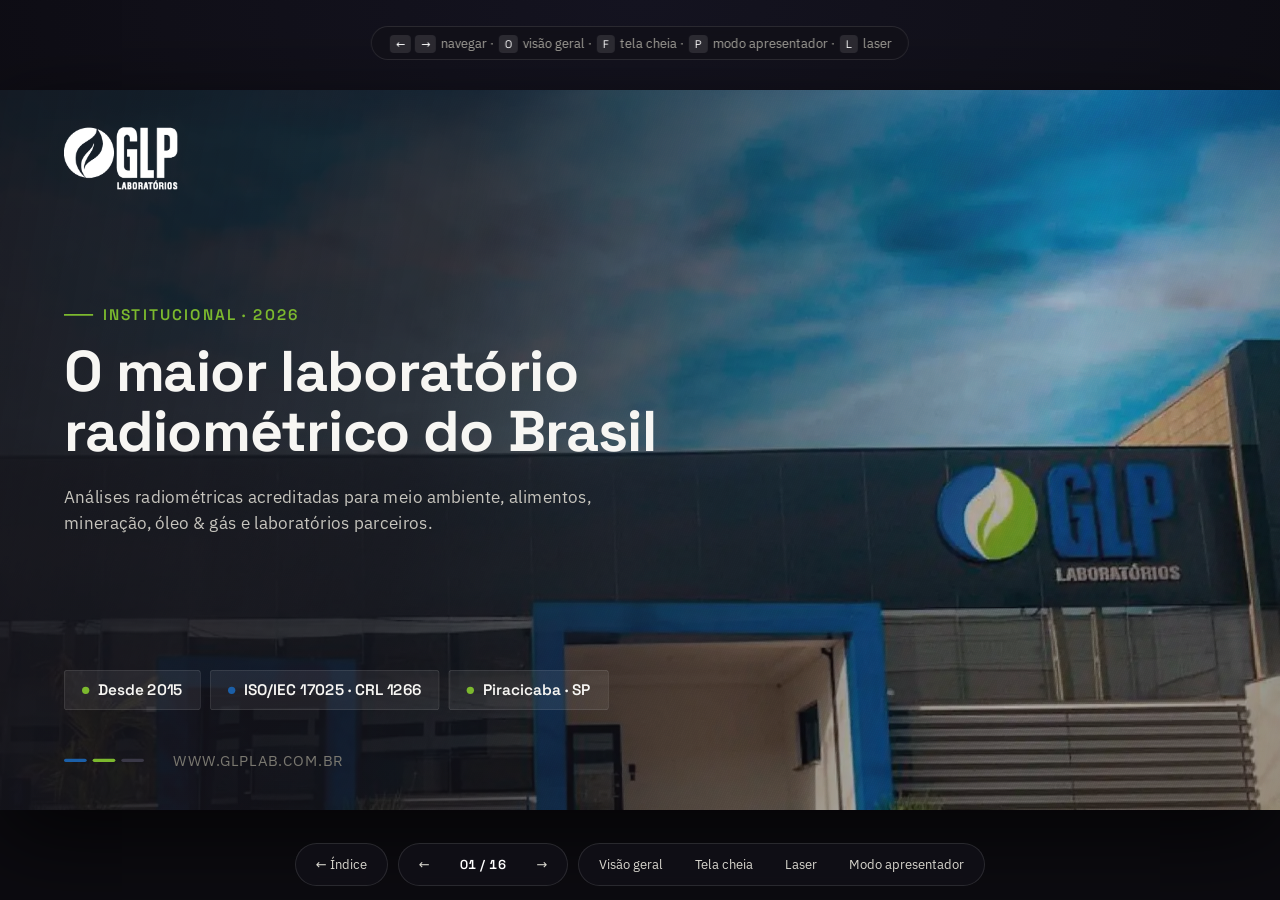
<file: institucional.html>
<!doctype html><html lang="pt-BR"><head><meta charset="utf-8"><meta name="viewport" content="width=device-width,initial-scale=1"><meta name="robots" content="noindex,nofollow"><link rel="icon" href="[data-uri]"><link rel="stylesheet" href="assets/fonts.css"><style>*{margin:0;padding:0;box-sizing:border-box}img{max-width:100%}[hidden]{display:none!important}</style><title>GLP Laboratórios · Institucional</title>
<style>
:root{
  --ink:#14131a; --ink-2:#1e1c26; --bone:#F7F6F3; --paper:#FFFFFF;
  --blue:#1B5FA8; --blue-lo:#2a76c6; --green:#7CB92E; --green-lo:#95d143;
  --slate:#3d3b36; --mute:#5a5850; --mute-2:#6a6860; --faint:#8e8c83;
  --line:#e2e0d8; --shell:#0c0b10;
  --dsp:'Space Grotesk','Space Grotesk Fallback',system-ui,sans-serif;
  --body:'IBM Plex Sans','IBM Plex Sans Fallback',system-ui,sans-serif;
}
*{box-sizing:border-box}
html,body{height:100%}
body{margin:0;background:var(--shell);color:var(--bone);font-family:var(--body);overflow:hidden;
     -webkit-font-smoothing:antialiased}

/* ---------- shell ---------- */
.wrap{position:fixed;inset:0;overflow:hidden;
      background:radial-gradient(120% 90% at 50% 0%,#141320 0%,#0c0b10 62%)}
.stage{position:absolute;left:50%;top:50%;width:1920px;height:1080px;
       margin:-540px 0 0 -960px;transform-origin:center center;
       box-shadow:0 40px 120px rgba(0,0,0,.7);background:var(--bone);overflow:hidden}

/* ---------- slides ---------- */
.s{position:absolute;inset:0;overflow:hidden;opacity:0;visibility:hidden;
   transition:opacity .5s ease,transform .6s cubic-bezier(.22,.61,.36,1),filter .5s ease;
   transform:scale(1.015);filter:saturate(.8)}
.s.on{opacity:1;visibility:visible;transform:none;filter:none;z-index:2}
.s.dark{background:var(--ink);color:var(--bone)}
.s.light{background:var(--bone);color:var(--ink)}
.pad{position:absolute;inset:0;padding:84px 96px 104px;display:flex;flex-direction:column}
.fill{flex:1;display:flex;flex-direction:column;justify-content:center;min-height:0}
.foot.r{left:auto;right:64px;text-align:right}
.foot.r+.pg,.pg.l{right:auto;left:96px}
.casefig{border-radius:6px;overflow:hidden;position:relative;flex:1;min-height:0}
.casecard{margin:-58px 34px 0;position:relative;z-index:2;padding:32px 34px}

/* ---------- motion ---------- */
@keyframes rise{to{opacity:1;transform:none}}
@keyframes wipeX{to{clip-path:inset(0 0 0 0)}}
@keyframes kb{from{transform:scale(1.10) translate3d(0,0,0)}to{transform:scale(1.0)}}
@keyframes kb2{from{transform:scale(1.0)}to{transform:scale(1.09)}}
@keyframes drawX{to{transform:scaleX(1)}}
@keyframes glow{0%,100%{opacity:.5}50%{opacity:.85}}
.a{opacity:0;transform:translateY(26px)}
.s.on .a{animation:rise .78s cubic-bezier(.16,.84,.34,1) forwards;
         animation-delay:calc(var(--i,0)*85ms + 90ms)}
.wipe{clip-path:inset(0 100% 0 0)}
.s.on .wipe{animation:wipeX .85s cubic-bezier(.66,0,.25,1) forwards;
            animation-delay:calc(var(--i,0)*85ms + 160ms)}
.kb{transform:scale(1.10)}
.s.on .kb{animation:kb 22s cubic-bezier(.2,.5,.3,1) forwards}
.s.on .kb.rev{animation:kb2 24s ease-out forwards}
.drw{transform:scaleX(0);transform-origin:left center}
.s.on .drw{animation:drawX 1.3s cubic-bezier(.66,0,.25,1) forwards;animation-delay:.5s}
@media (prefers-reduced-motion:reduce){
  .a,.wipe,.kb,.drw{opacity:1!important;transform:none!important;clip-path:none!important;animation:none!important}
  .s{transition:opacity .2s linear}
}

/* ---------- media ---------- */
.ph{position:absolute;inset:0;background-size:cover;background-position:center;will-change:transform}
.scan{position:absolute;inset:0;pointer-events:none;mix-blend-mode:overlay;
  background-image:repeating-linear-gradient(115deg,rgba(255,255,255,.055) 0 1px,transparent 1px 3px)}
.vig{position:absolute;inset:0;pointer-events:none}
.grain{position:absolute;inset:0;pointer-events:none;opacity:.5;
  background-image:radial-gradient(rgba(255,255,255,.045) .5px,transparent .5px);background-size:3px 3px}

/* ---------- type ---------- */
.eye{display:flex;align-items:center;gap:12px;font-size:23px;letter-spacing:.14em;
     text-transform:uppercase;font-weight:600;color:var(--mute-2)}
.eye .dot{width:10px;height:10px;border-radius:50%;background:var(--blue);flex:0 0 auto}
.eye.g .dot{background:var(--green)}
.dark .eye{color:#8f8d84}
h1.t{font-family:var(--dsp);font-weight:700;font-size:86px;line-height:1.04;letter-spacing:-.015em;margin:0}
h2.t{font-family:var(--dsp);font-weight:700;font-size:56px;line-height:1.1;letter-spacing:-.012em;margin:0;text-wrap:balance}
h3{font-family:var(--dsp);font-weight:600;font-size:28px;line-height:1.25;margin:0}
p{margin:0;font-size:24px;line-height:1.58;color:var(--slate)}
.dark p{color:#C7C5BE}
.lead{font-size:26px;line-height:1.55;color:var(--mute)}
.dark .lead{color:#C7C5BE}
.sm{font-size:21px;line-height:1.5;color:var(--mute)}
b,strong{font-weight:600;color:var(--ink)}
.dark b,.dark strong{color:#fff}

/* ---------- chrome ---------- */
.logo{position:absolute;top:44px;right:64px;height:57px;width:auto;z-index:6;opacity:.55}
.logo.tl{left:96px;right:auto;top:56px;height:93px;opacity:1}
.foot{position:absolute;left:96px;bottom:44px;font-size:20px;letter-spacing:.02em;
      color:var(--faint);z-index:6;display:flex;align-items:center;gap:12px}
.foot::before{content:"";display:inline-block;width:7px;height:7px;border-radius:50%;
      background:var(--blue);box-shadow:13px 0 0 var(--green);margin-right:6px}
.dark .foot{color:#7a7870}
.pg{position:absolute;right:64px;bottom:44px;font-size:21px;color:var(--faint);z-index:6;
    font-family:var(--dsp);font-weight:600;font-variant-numeric:tabular-nums}
.dark .pg{color:#7a7870}
.dash{display:flex;gap:9px}
.dash i{width:34px;height:5px;border-radius:3px;background:var(--blue);display:block}
.dash i:nth-child(2){background:var(--green)}
.dash i:nth-child(3){background:#3a3846}

/* ---------- cards ---------- */
.card{background:var(--paper);border-radius:5px;padding:30px 32px;
      box-shadow:0 1px 3px rgba(20,19,26,.07),0 10px 30px -18px rgba(20,19,26,.28);
      transition:transform .35s cubic-bezier(.16,.84,.34,1),box-shadow .35s ease}
.card.tb{border-top:4px solid var(--blue)}
.card.tg{border-top:4px solid var(--green)}
.card.tk{border-top:4px solid var(--ink)}
.card.lb{border-left:4px solid var(--blue)}
.card.lg{border-left:4px solid var(--green)}
.card.lk{border-left:4px solid var(--ink)}
.num{width:54px;height:54px;border-radius:50%;display:grid;place-items:center;color:#fff;
     font-family:var(--dsp);font-weight:700;font-size:23px;flex:0 0 auto;
     font-variant-numeric:tabular-nums}
.nb{background:var(--blue)} .ng{background:var(--green)} .nk{background:var(--ink)}
.grid{display:grid;gap:20px}
.g2{grid-template-columns:repeat(2,1fr)} .g3{grid-template-columns:repeat(3,1fr)}
.g4{grid-template-columns:repeat(4,1fr)} .g5{grid-template-columns:repeat(5,1fr)}
.rail{display:flex;gap:20px}
.rail>i{width:4px;border-radius:2px;background:var(--green);flex:0 0 auto;display:block}
.rail.b>i{background:var(--blue)}
.chip{display:inline-flex;align-items:center;gap:13px;background:var(--ink);border-radius:5px;
      padding:14px 26px;color:var(--bone);font-family:var(--dsp);font-weight:600;font-size:23px}
.chip .d{width:11px;height:11px;border-radius:50%;background:var(--green);flex:0 0 auto}
.chip.b .d{background:var(--blue)}
.dark .chip{background:rgba(255,255,255,.07);border:1px solid rgba(255,255,255,.13)}
.ic{height:54px;width:auto;max-width:54px;object-fit:contain;align-self:flex-start;opacity:.9;flex:0 0 auto}
.ic.inv{filter:invert(1)}
.ic.big{height:74px;max-width:80px}
.markbox{background:var(--paper);border-radius:5px;display:flex;align-items:center;justify-content:center;
  padding:20px 24px;overflow:hidden;box-shadow:0 1px 3px rgba(20,19,26,.07);
  transition:transform .4s cubic-bezier(.16,.84,.34,1)}
.markbox img{max-width:100%;max-height:100%;width:auto;height:auto;object-fit:contain;display:block;
  filter:grayscale(1) contrast(1.05);opacity:.8;transition:filter .35s ease,opacity .35s ease}
.markbox:hover img{filter:none;opacity:1}
.markbox:hover{transform:translateY(-4px)}
.doc{border-radius:4px;overflow:hidden;background:#fff;box-shadow:0 2px 8px rgba(20,19,26,.12),0 24px 50px -28px rgba(20,19,26,.5)}
.doc img{display:block;width:100%;height:100%;object-fit:contain;background:#fff}

.mesh{position:absolute;inset:0;pointer-events:none;opacity:.6;
  background-image:linear-gradient(rgba(255,255,255,.045) 1px,transparent 1px),
                   linear-gradient(90deg,rgba(255,255,255,.045) 1px,transparent 1px);
  background-size:64px 64px;
  -webkit-mask-image:radial-gradient(ellipse 62% 58% at 50% 44%,#000 0%,transparent 78%);
  mask-image:radial-gradient(ellipse 62% 58% at 50% 44%,#000 0%,transparent 78%)}
.ctc{display:flex;flex-direction:column;align-items:center;gap:12px;
  background:rgba(255,255,255,.045);border:1px solid rgba(255,255,255,.1);
  border-radius:8px;padding:30px 22px}
.ctc .d{width:10px;height:10px;border-radius:50%}
.ctc .k{color:#8f8d84;font-size:20px;letter-spacing:.12em;text-transform:uppercase}
.ctc .v{color:#F7F6F3;font-size:25px;font-weight:600;text-align:center;line-height:1.3}

.gcard{background:rgba(255,255,255,.055);border:1px solid rgba(255,255,255,.12);
  border-radius:6px;padding:32px 32px 30px;display:flex;flex-direction:column}
.wb{background:#fff;border-radius:4px;padding:14px 18px;width:fit-content;
  display:flex;align-items:center;justify-content:center;min-height:96px}
.tags{display:flex;flex-wrap:wrap;gap:9px}
.tags span{display:inline-block;background:#eeece4;border-radius:4px;padding:8px 14px;
  font-size:20px;font-weight:500;color:var(--slate);font-variant-numeric:tabular-nums}
.dark .tags span{background:rgba(255,255,255,.09);color:#d8d6ce}

.tbl{display:flex;flex-direction:column;gap:2px;background:var(--line);border-radius:6px;overflow:hidden}
.tr{display:grid;grid-template-columns:260px 320px 1fr;gap:24px;background:var(--paper);
    padding:26px 30px;align-items:center}
.tr.th{background:var(--ink);color:#F7F6F3;padding:20px 30px;font-family:var(--dsp);
    font-weight:600;font-size:21px;letter-spacing:.1em;text-transform:uppercase}
.tr>div{font-size:23px;color:var(--slate)}
.tr.th>div{color:#c7c5be}
.badge{display:inline-block;padding:11px 22px;border-radius:5px;color:#fff;
    font-family:var(--dsp);font-weight:700;font-size:23px}

/* ---------- HUD ---------- */
.hud{position:fixed;left:0;right:0;bottom:0;z-index:50;display:flex;align-items:center;
     justify-content:center;gap:10px;padding:14px;opacity:0;transition:opacity .35s ease;
     pointer-events:none}
.hud.show{opacity:1;pointer-events:auto}
.hud .grp{display:flex;align-items:center;gap:4px;background:rgba(18,17,24,.82);
     border:1px solid rgba(255,255,255,.11);backdrop-filter:blur(14px);border-radius:999px;padding:6px}
.hud button{all:unset;cursor:pointer;color:#d8d6ce;font-family:var(--body);font-size:13px;
     padding:8px 14px;border-radius:999px;display:flex;align-items:center;gap:7px;line-height:1}
.hud button:hover{background:rgba(255,255,255,.1);color:#fff}
.hud button:focus-visible{outline:2px solid var(--green);outline-offset:2px}
.hud .idx{font-family:var(--dsp);font-weight:600;font-size:13px;color:#fff;padding:0 12px;
     font-variant-numeric:tabular-nums;letter-spacing:.04em}
.prog{position:fixed;top:0;left:0;height:3px;background:linear-gradient(90deg,var(--blue),var(--green));
     z-index:60;width:0;transition:width .5s cubic-bezier(.22,.61,.36,1);box-shadow:0 0 14px rgba(124,185,46,.5)}
.zone{position:fixed;top:0;bottom:0;width:16%;z-index:40;cursor:pointer}
.zone.l{left:0} .zone.r{right:0}

/* ---------- overview ---------- */
.ov{position:fixed;inset:0;z-index:70;background:rgba(9,8,13,.96);backdrop-filter:blur(8px);
    display:none;padding:56px;overflow:auto}
.ov.show{display:block}
.ov h4{font-family:var(--dsp);font-weight:600;font-size:15px;letter-spacing:.16em;
    text-transform:uppercase;color:#8f8d84;margin:0 0 26px}
.ovg{display:grid;grid-template-columns:repeat(auto-fill,minmax(260px,1fr));gap:20px}
.ovc{position:relative;cursor:pointer;border-radius:6px;overflow:hidden;background:#000;
    border:2px solid transparent;transition:border-color .2s ease,transform .25s ease}
.ovc:hover{transform:translateY(-3px)} .ovc:hover,.ovc.cur{border-color:var(--green)}
.ovc .fr{position:relative;width:100%;aspect-ratio:16/9;overflow:hidden}
.ovc .fr>*{position:absolute;top:0;left:0;width:1920px;height:1080px;transform-origin:top left}
.ovc .cap{display:flex;gap:9px;padding:9px 11px;font-size:12px;color:#c7c5be;background:#141320;
    align-items:baseline}
.ovc .cap b{font-family:var(--dsp);color:var(--green);font-size:11px;font-weight:700}
.hint{position:fixed;left:50%;top:26px;transform:translateX(-50%);z-index:65;font-size:12.5px;
    color:#a5a39b;background:rgba(18,17,24,.8);border:1px solid rgba(255,255,255,.1);
    padding:8px 16px;border-radius:999px;backdrop-filter:blur(10px);transition:opacity .6s ease}
.hud .homebtn{all:unset;cursor:pointer;color:#d8d6ce;font-family:var(--body);font-size:13px;padding:8px 14px;border-radius:999px;display:flex;align-items:center;gap:7px;line-height:1;text-decoration:none}.hud .homebtn:hover{background:rgba(255,255,255,.1);color:#fff}.hud .homebtn:focus-visible{outline:2px solid var(--green);outline-offset:2px}
.hint kbd{font-family:var(--dsp);font-size:11px;background:rgba(255,255,255,.11);
    padding:2px 6px;border-radius:4px;color:#fff;margin:0 2px}

/* ---------- modo apresentação: laser, tela preta, modo apresentador ---------- */
.laser{position:absolute;left:0;top:0;width:30px;height:30px;margin:-15px 0 0 -15px;border-radius:50%;
  background:radial-gradient(circle,#ff4a3d 0 30%,rgba(255,40,30,.55) 45%,rgba(255,40,30,0) 72%);
  box-shadow:0 0 22px 6px rgba(255,40,30,.45);z-index:90;pointer-events:none;display:none}
.laser.show{display:block}
.stage.lz{cursor:none}
.blk{position:absolute;inset:0;background:#000;z-index:80;display:none}
.blk.show{display:block}
.blk span{display:none}

body.pm{overflow:hidden;background:#0c0b10;color:#e9e7e0;font-family:var(--body)}
body.pm .prog,body.pm .zone,body.pm .hint,body.pm .hud{display:none!important}
.pmx{position:fixed;inset:0;display:grid;grid-template-columns:minmax(0,1.62fr) minmax(320px,1fr);
  grid-template-rows:auto minmax(0,1fr) auto;gap:16px;padding:16px 18px}
.pmx-top{grid-column:1/-1;display:flex;align-items:center;gap:18px;flex-wrap:wrap}
.pmx-ttl{font-family:var(--dsp);font-weight:600;font-size:15px;letter-spacing:.12em;text-transform:uppercase;color:#a5a39b;margin-right:auto}
.pmx-ttl b{color:#fff;font-weight:600}
.pmx-con{font-size:13px;color:#a5a39b;display:flex;align-items:center;gap:8px}
.pmx-con i{width:9px;height:9px;border-radius:50%;background:#d9534f;display:block}
.pmx-con.ok i{background:var(--green)}
.pmx-clock{font-family:var(--dsp);font-size:17px;color:#a5a39b;font-variant-numeric:tabular-nums}
.pmx-timer{display:flex;align-items:center;gap:8px;background:#17161e;border:1px solid #2a2833;border-radius:10px;padding:6px 8px 6px 14px}
.pmx-timer .tv{font-family:var(--dsp);font-weight:700;font-size:26px;color:#fff;font-variant-numeric:tabular-nums;min-width:118px}
.pmx-timer.paused .tv{color:#8e8c83}
.pmx button{all:unset;cursor:pointer;font-family:var(--body);font-size:14px;color:#e9e7e0;background:#1e1c26;
  border:1px solid #2f2d39;border-radius:8px;padding:8px 13px;line-height:1;display:inline-flex;align-items:center;gap:7px;white-space:nowrap}
.pmx button:hover{background:#2a2833;color:#fff}
.pmx button:focus-visible{outline:2px solid var(--green);outline-offset:2px}
.pmx button.on{background:var(--blue);border-color:var(--blue);color:#fff}
.pmx button.big{font-size:16px;padding:12px 22px}
.pmx kbd{font-family:var(--dsp);font-size:11px;background:rgba(255,255,255,.1);border-radius:4px;padding:2px 6px;color:#cfcdc6}
.pmx-cur{position:relative;min-height:0;display:flex;flex-direction:column;gap:8px}
.pmx-lab{font-size:12px;letter-spacing:.14em;text-transform:uppercase;color:#8e8c83;font-weight:600;display:flex;gap:10px;align-items:center}
.pmx-lab b{color:#e9e7e0;font-weight:600;letter-spacing:.06em}
.pmx-box{position:relative;flex:1;min-height:0;border-radius:8px;overflow:hidden;background:#000}
body.pm .wrap{position:absolute;inset:0;background:#000}
body.pm .stage{box-shadow:none}
body.pm .blk{background:rgba(0,0,0,.82)}
body.pm .blk span{display:flex;position:absolute;inset:0;align-items:center;justify-content:center;
  font-family:var(--dsp);font-size:64px;color:#fff;letter-spacing:.06em}
.pmx-side{display:flex;flex-direction:column;gap:14px;min-height:0}
.pmx-next{display:flex;flex-direction:column;gap:8px}
.pmx-nf{position:relative;width:100%;aspect-ratio:16/9;border-radius:6px;overflow:hidden;background:#000}
.pmx-nf>.s{width:1920px;height:1080px;transform-origin:0 0;position:absolute;left:0;top:0}
.pmx-end{position:absolute;inset:0;display:flex;align-items:center;justify-content:center;color:#8e8c83;font-size:15px}
.pmx-notes{flex:1;min-height:0;display:flex;flex-direction:column;gap:8px}
.pmx-nb{flex:1;min-height:0;overflow:auto;background:#15141b;border:1px solid #24222c;border-radius:8px;padding:16px 20px 16px 18px}
.pmx-nb ul{margin:0;padding:0 0 0 1.1em}
.pmx-nb li{font-size:var(--nfs,21px);line-height:1.45;color:#ecebe6;margin:0 0 .55em}
.pmx-nb li::marker{color:var(--green)}
.pmx-nb .none{color:#8e8c83;font-size:15px}
.pmx-fs{margin-left:auto;display:flex;gap:6px}
.pmx-fs button{padding:4px 9px;font-size:12px}
.pmx-bot{grid-column:1/-1;display:flex;align-items:center;gap:10px;flex-wrap:wrap}
.pmx-bot .ix{font-family:var(--dsp);font-weight:700;font-size:20px;color:#fff;min-width:92px;text-align:center;font-variant-numeric:tabular-nums}
.pmx-bot .sp{flex:1}
.pmx-help{font-size:12.5px;color:#8e8c83}
.pmx-tip{position:fixed;left:50%;top:70px;transform:translateX(-50%);z-index:95;max-width:640px;background:#1b1a22;
  border:1px solid #34323d;border-radius:12px;padding:18px 22px;font-size:14.5px;line-height:1.55;color:#d8d6ce;box-shadow:0 24px 60px rgba(0,0,0,.6)}
.pmx-tip b{color:#fff}
.pmx-tip ol{margin:8px 0 12px 1.2em;padding:0}
@media (max-width:900px){
  .pmx{grid-template-columns:1fr;grid-template-rows:auto minmax(220px,1fr) auto auto;overflow:auto}
}
</style>

</head><body><div class="prog" id="prog"></div>
<div class="wrap"><div class="stage" id="stage">

<!-- 01 -->
<section class="s dark" data-label="Capa">
  <div class="ph kb" data-bg="facade"></div>
  <div class="scan"></div>
  <div class="vig" style="background:linear-gradient(100deg,rgba(20,19,26,.95) 0%,rgba(20,19,26,.84) 34%,rgba(20,19,26,.5) 60%,rgba(20,19,26,.24) 80%,rgba(20,19,26,.45) 100%)"></div>
  <img class="logo tl a" style="--i:0" data-src="glp_white" alt="GLP Laboratórios">
  <div style="position:absolute;left:96px;top:322px;width:1200px">
    <div class="a" style="--i:1;display:flex;align-items:center;gap:14px;margin-bottom:26px">
      <span class="wipe" style="--i:1;width:44px;height:3px;background:var(--green);display:block"></span>
      <span style="color:var(--green);font-family:var(--dsp);font-weight:600;font-size:23px;letter-spacing:.13em;text-transform:uppercase">Institucional · 2026</span>
    </div>
    <h1 class="t a" style="--i:2">O maior laboratório<br>radiométrico do Brasil</h1>
    <p class="a lead" style="--i:4;margin-top:32px;max-width:880px;color:#C7C5BE;font-size:26px">
      Análises radiométricas acreditadas para meio ambiente, alimentos, mineração,
      óleo &amp; gás e laboratórios parceiros.</p>
  </div>
  <div style="position:absolute;left:96px;bottom:150px;display:flex;gap:14px">
    <span class="chip a" style="--i:5"><i class="d"></i>Desde 2015</span>
    <span class="chip b a" style="--i:6"><i class="d"></i>ISO/IEC 17025 · CRL 1266</span>
    <span class="chip a" style="--i:7"><i class="d"></i>Piracicaba · SP</span>
  </div>
  <div style="position:absolute;left:96px;bottom:60px;display:flex;gap:44px;align-items:center">
    <span class="dash a" style="--i:8"><i></i><i></i><i></i></span>
    <span class="a" style="--i:8;color:#7a7870;font-size:22px;letter-spacing:.07em">WWW.GLPLAB.COM.BR</span>
  </div>
</section>

<!-- 02 -->
<section class="s light" data-label="Quem somos">
  <img class="logo" data-src="glp_color" alt="">
  <div style="position:absolute;left:0;top:0;bottom:0;width:56%;padding:96px 72px 96px 96px;display:flex;flex-direction:column;justify-content:center">
    <div class="eye a" style="--i:0"><i class="dot"></i>02 · Quem somos</div>
    <h2 class="t a" style="--i:1;margin-top:20px">Especialistas em<br>radiações ionizantes</h2>
    <p class="a" style="--i:2;margin-top:28px;font-size:25px;max-width:780px">O GLP Laboratórios foi fundado em <b>2015</b>, em Piracicaba/SP, com o objetivo de tornar-se referência nacional em ensaios radiométricos.</p>
    <p class="a" style="--i:3;margin-top:20px;font-size:25px;max-width:780px">Hoje reúne estrutura analítica própria, equipe multidisciplinar e o maior escopo radiométrico do país — do recebimento da amostra à emissão do laudo.</p>
    <div class="grid g3" style="margin-top:44px;gap:18px">
      <div class="card tb a" style="--i:4;padding:26px 24px"><h3 style="font-size:24px">Experiência</h3><p class="sm" style="margin-top:8px">Profissionais com mais de 10 anos na área</p></div>
      <div class="card tg a" style="--i:5;padding:26px 24px"><h3 style="font-size:24px">Tecnologia</h3><p class="sm" style="margin-top:8px">Equipamentos de alta sensibilidade</p></div>
      <div class="card tk a" style="--i:6;padding:26px 24px"><h3 style="font-size:24px">Agilidade</h3><p class="sm" style="margin-top:8px">Prazos reduzidos e preços competitivos</p></div>
    </div>
  </div>
  <div style="position:absolute;right:0;top:0;bottom:0;width:44%;overflow:hidden">
    <div class="ph kb" data-bg="pipette"></div>
    <div class="vig" style="background:linear-gradient(180deg,rgba(20,19,26,0) 58%,rgba(20,19,26,.42) 100%)"></div>
  </div>
  <div class="foot">GLP Laboratórios · Institucional</div>
  <div class="pg" style="right:auto;left:calc(56% - 40px)">02</div>
</section>

<!-- 03 -->
<section class="s light" data-label="Missão, visão e valores">
  <img class="logo" data-src="glp_color" alt="">
  <div class="pad">
    <div class="eye g a" style="--i:0"><i class="dot"></i>03 · Identidade</div>
    <h2 class="t a" style="--i:1;margin-top:18px">Missão, visão e valores</h2>
    <div class="grid g2" style="margin-top:44px;gap:44px">
      <div class="a" style="--i:2">
        <div style="display:flex;align-items:center;gap:16px">
          <svg width="38" height="38" viewBox="0 0 24 24" fill="none" stroke="var(--blue)" stroke-width="1.7" stroke-linecap="round" stroke-linejoin="round"><circle cx="12" cy="12" r="9.2"/><circle cx="12" cy="12" r="5.4"/><circle cx="12" cy="12" r="1.6" fill="var(--blue)" stroke="none"/></svg>
          <h3 style="font-size:29px;color:var(--blue)">Missão</h3>
        </div>
        <p style="margin-top:18px;font-size:23px;line-height:1.5">Ser referência na área por meio da gestão da qualidade, inovação tecnológica, valorização de colaboradores e clientes, e responsabilidade social e ambiental.</p>
      </div>
      <div class="a" style="--i:3">
        <div style="display:flex;align-items:center;gap:16px">
          <svg width="38" height="38" viewBox="0 0 24 24" fill="none" stroke="#5d8c22" stroke-width="1.7" stroke-linecap="round" stroke-linejoin="round"><path d="M1.4 12S5.6 4.6 12 4.6 22.6 12 22.6 12 18.4 19.4 12 19.4 1.4 12 1.4 12Z"/><circle cx="12" cy="12" r="3.2"/></svg>
          <h3 style="font-size:29px;color:#5d8c22">Visão</h3>
        </div>
        <p style="margin-top:18px;font-size:23px;line-height:1.5">Estar entre os principais participantes do mercado e ser reconhecido pela excelência em serviços analíticos.</p>
      </div>
    </div>
    <div class="a" style="--i:4;margin-top:38px;padding-top:32px;border-top:2px solid #dfddd4">
      <h3 style="font-size:28px">Valores</h3>
      <div class="grid g5" style="margin-top:26px;gap:20px">
        <div class="a" style="--i:5;display:flex;flex-direction:column;gap:13px">
          <svg width="32" height="32" viewBox="0 0 24 24" fill="none" stroke="var(--ink)" stroke-width="1.7" stroke-linecap="round" stroke-linejoin="round"><circle cx="12" cy="12" r="9.5"/><path d="M8 14s1.6 2 4 2 4-2 4-2"/><line x1="9" y1="9.4" x2="9" y2="9.5"/><line x1="15" y1="9.4" x2="15" y2="9.5"/></svg>
          <p style="font-size:21px;font-weight:600;line-height:1.35">Satisfação do cliente</p>
        </div>
        <div class="a" style="--i:6;display:flex;flex-direction:column;gap:13px">
          <svg width="32" height="32" viewBox="0 0 24 24" fill="none" stroke="var(--ink)" stroke-width="1.7" stroke-linecap="round" stroke-linejoin="round"><path d="M16.5 20.5v-1.8a3.6 3.6 0 0 0-3.6-3.6H6.6A3.6 3.6 0 0 0 3 18.7v1.8"/><circle cx="9.8" cy="7.9" r="3.6"/><path d="M21 20.5v-1.8a3.6 3.6 0 0 0-2.7-3.5"/><path d="M14.9 4.6a3.6 3.6 0 0 1 0 7"/></svg>
          <p style="font-size:21px;font-weight:600;line-height:1.35">Responsabilidade social</p>
        </div>
        <div class="a" style="--i:7;display:flex;flex-direction:column;gap:13px">
          <svg width="32" height="32" viewBox="0 0 24 24" fill="none" stroke="var(--ink)" stroke-width="1.7" stroke-linecap="round" stroke-linejoin="round"><path d="M11 20.3A7.3 7.3 0 0 1 9.7 6.2c5.9-1.1 7.5-1.7 9.6-4.2 1 2.1 2.1 4.3 2.1 8.3 0 5.7-5 10-10.4 10Z"/><path d="M2 21c0-3.1 1.9-5.6 5.3-6.3 2.5-.5 5-2.1 6.1-3.2"/></svg>
          <p style="font-size:21px;font-weight:600;line-height:1.35">Respeito ao meio ambiente</p>
        </div>
        <div class="a" style="--i:8;display:flex;flex-direction:column;gap:13px">
          <svg width="32" height="32" viewBox="0 0 24 24" fill="none" stroke="var(--ink)" stroke-width="1.7" stroke-linecap="round" stroke-linejoin="round"><path d="M12 21.6s8.2-4.1 8.2-10.3V4.9L12 1.6 3.8 4.9v6.4c0 6.2 8.2 10.3 8.2 10.3Z"/><path d="M8.6 11.8l2.4 2.4 4.4-4.6"/></svg>
          <p style="font-size:21px;font-weight:600;line-height:1.35">Conduta</p>
        </div>
        <div class="a" style="--i:9;display:flex;flex-direction:column;gap:13px">
          <svg width="32" height="32" viewBox="0 0 24 24" fill="none" stroke="var(--ink)" stroke-width="1.7" stroke-linecap="round" stroke-linejoin="round"><polygon points="12 2.4 15 8.6 21.8 9.6 16.9 14.4 18.1 21.2 12 17.9 5.9 21.2 7.1 14.4 2.2 9.6 9 8.6 12 2.4"/></svg>
          <p style="font-size:21px;font-weight:600;line-height:1.35">Excelência</p>
        </div>
      </div>
    </div>
  </div>
  <div class="foot">GLP Laboratórios · Institucional</div><div class="pg">03</div>
</section>

<!-- 04 -->
<section class="s light" data-label="Segmentos">
  <img class="logo" data-src="glp_color" alt="">
  <div class="pad">
    <div class="eye a" style="--i:0"><i class="dot"></i>04 · Segmentos</div>
    <h2 class="t a" style="--i:1;margin-top:18px">Onde atuamos</h2>
    <p class="a lead" style="--i:2;margin-top:16px;max-width:1080px">Seis frentes atendidas pela mesma estrutura analítica acreditada.</p>
    <div class="grid g3 fill" style="margin-top:44px;gap:22px;align-content:center">
      <div class="card tb a" style="--i:3;display:flex;flex-direction:column;gap:18px">
        <img class="ic" data-src="ic_env" alt=""><h3>Ambiental</h3>
        <p class="sm">Águas, solos, sedimentos, vegetação e filtros de ar. Monitoramento e atendimento à Portaria GM/MS 888/2021.</p></div>
      <div class="card tg a" style="--i:4;display:flex;flex-direction:column;gap:18px">
        <img class="ic" data-src="ic_food" alt=""><h3>Alimentos</h3>
        <p class="sm">Ensaios radiométricos para segurança alimentar, certificação e exportação conforme FDA, FAO e União Europeia.</p></div>
      <div class="card tb a" style="--i:5;display:flex;flex-direction:column;gap:18px">
        <img class="ic" data-src="ic_radiation" alt=""><h3>Mineração</h3>
        <p class="sm">NORM, licenciamento radiológico junto à ANSN, PMRA e anuência para exportação de minérios.</p></div>
      <div class="card tg a" style="--i:6;display:flex;flex-direction:column;gap:18px">
        <img class="ic" data-src="ic_analysis" alt=""><h3>Óleo &amp; Gás</h3>
        <p class="sm">Caracterização de NORM em água produzida, borras, incrustações, dutos e descomissionamento.</p></div>
      <div class="card tb a" style="--i:7;display:flex;flex-direction:column;gap:18px">
        <img class="ic" data-src="ic_consult" alt=""><h3>Laboratórios parceiros</h3>
        <p class="sm">Modelo complementar: ampliamos o portfólio do parceiro sem competir com a rotina dele.</p></div>
      <div class="card tg a" style="--i:8;display:flex;flex-direction:column;gap:18px">
        <img class="ic" data-src="ic_globe" alt=""><h3>Pesquisa &amp; Desenvolvimento</h3>
        <p class="sm">Desenvolvimento de métodos e projetos sob medida para necessidades específicas do cliente.</p></div>
    </div>
  </div>
  <div class="foot">GLP Laboratórios · Institucional</div><div class="pg">04</div>
</section>

<!-- 05 -->
<section class="s dark" data-label="Técnicas analíticas">
  <div class="ph kb rev" data-bg="lab_blue" style="opacity:.32"></div>
  <div class="vig" style="background:linear-gradient(90deg,rgba(20,19,26,.97) 26%,rgba(20,19,26,.72) 100%)"></div>
  <div class="grain"></div>
  <img class="logo" data-src="glp_white" alt="" style="opacity:.7">
  <div class="pad">
    <div class="eye g a" style="--i:0"><i class="dot"></i>05 · Técnicas</div>
    <h2 class="t a" style="--i:1;margin-top:18px;color:#F7F6F3">Ensaios de radiações ionizantes</h2>
    <p class="a lead" style="--i:2;margin-top:16px;max-width:1080px">Quatro técnicas complementares cobrem emissores alfa, beta e gama em qualquer matriz.</p>
    <div class="grid g4 fill" style="margin-top:46px;gap:22px;align-content:center">
      <div class="a gcard" style="--i:3;padding:36px 30px 34px"><span class="num nb" style="width:64px;height:64px;box-shadow:0 0 0 6px rgba(27,95,168,.18)"><img data-src="ic_spec_alpha" alt="" style="width:30px;height:auto"></span>
        <h3 style="color:#fff;margin-top:24px">Espectrometria Alfa</h3>
        <p class="sm" style="color:#a5a39b;margin-top:12px">Separação radioquímica, concentração do radionuclídeo de interesse e detecção em silício.</p></div>
      <div class="a gcard" style="--i:4;padding:36px 30px 34px"><span class="num ng" style="width:64px;height:64px;box-shadow:0 0 0 6px rgba(124,185,46,.2)"><img data-src="ic_spec_gamma" alt="" style="width:28px;height:auto"></span>
        <h3 style="color:#fff;margin-top:24px">Espectrometria Gama</h3>
        <p class="sm" style="color:#a5a39b;margin-top:12px">Identificação e quantificação de emissores gama naturais e antrópicos em múltiplas matrizes.</p></div>
      <div class="a gcard" style="--i:5;padding:36px 30px 34px"><span class="num nb" style="width:64px;height:64px;box-shadow:0 0 0 6px rgba(27,95,168,.18)"><img data-src="ic_lsc" alt="" style="width:22px;height:auto"></span>
        <h3 style="color:#fff;margin-top:24px">Cintilação Líquida</h3>
        <p class="sm" style="color:#a5a39b;margin-top:12px">Radionuclídeos beta de baixa energia, como o Trítio, com química analítica prévia.</p></div>
      <div class="a gcard" style="--i:6;padding:36px 30px 34px"><span class="num ng" style="width:64px;height:64px;box-shadow:0 0 0 6px rgba(124,185,46,.2)"><img data-src="ic_prop_counter" alt="" style="width:32px;height:auto"></span>
        <h3 style="color:#fff;margin-top:24px">Contador Proporcional</h3>
        <p class="sm" style="color:#a5a39b;margin-top:12px">Alfa e beta total e, após separação, Ra-226, Ra-228, Sr-90 e Pb-210.</p></div>
    </div>
  </div>
  <div class="foot">GLP Laboratórios · Institucional</div><div class="pg">05</div>
</section>

<!-- 06 -->
<section class="s light" data-label="Determinações">
  <img class="logo" data-src="glp_color" alt="">
  <div class="pad">
    <div class="eye g a" style="--i:0"><i class="dot"></i>06 · Escopo</div>
    <h2 class="t a" style="--i:1;margin-top:18px">Principais determinações</h2>
    <p class="a lead" style="--i:2;margin-top:16px;max-width:1080px">Radionuclídeos naturais e artificiais determinados em matrizes ambientais, alimentícias e industriais.</p>
    <div class="grid g3 fill" style="margin-top:44px;gap:22px;align-content:center">
      <div class="card lb a" style="--i:3;padding:32px 32px;min-height:240px;display:flex;flex-direction:column;justify-content:center"><h3 style="font-size:24px;color:var(--blue)">Rádio e Chumbo</h3>
        <div class="tags" style="margin-top:16px"><span>Ra-226</span><span>Ra-228</span><span>Pb-210</span><span>Pb-214</span></div></div>
      <div class="card lg a" style="--i:4;padding:32px 32px;min-height:240px;display:flex;flex-direction:column;justify-content:center"><h3 style="font-size:24px;color:#5d8c22">Urânio e Tório</h3>
        <div class="tags" style="margin-top:16px"><span>U-238</span><span>U-235</span><span>U-234</span><span>Th-232</span><span>Th-230</span><span>Urânio total</span><span>Tório total</span></div></div>
      <div class="card lk a" style="--i:5;padding:32px 32px;min-height:240px;display:flex;flex-direction:column;justify-content:center"><h3 style="font-size:24px">Césio e Iodo</h3>
        <div class="tags" style="margin-top:16px"><span>Cs-134</span><span>Cs-137</span><span>I-131</span></div></div>
      <div class="card lg a" style="--i:6;padding:32px 32px;min-height:240px;display:flex;flex-direction:column;justify-content:center"><h3 style="font-size:24px;color:#5d8c22">Estrôncio e Rutênio</h3>
        <div class="tags" style="margin-top:16px"><span>Sr-89</span><span>Sr-90</span><span>Ru-103</span><span>Ru-106</span></div></div>
      <div class="card lb a" style="--i:7;padding:32px 32px;min-height:240px;display:flex;flex-direction:column;justify-content:center"><h3 style="font-size:24px;color:var(--blue)">Plutônio e Amerício</h3>
        <div class="tags" style="margin-top:16px"><span>Pu-238</span><span>Pu-239</span><span>Pu-240</span><span>Am-241</span></div></div>
      <div class="card lk a" style="--i:8;padding:32px 32px;min-height:240px;display:flex;flex-direction:column;justify-content:center"><h3 style="font-size:24px">Outros</h3>
        <div class="tags" style="margin-top:16px"><span>Alfa total</span><span>Beta total</span><span>H-3</span><span>Rn-222</span><span>K-40</span><span>Ac-228</span><span>Co-60</span><span>Ir-192</span></div></div>
    </div>
  </div>
  <div class="foot">GLP Laboratórios · Institucional</div><div class="pg">06</div>
</section>

<!-- 07 -->
<section class="s light" data-label="Sistema da Qualidade">
  <div style="position:absolute;left:0;top:0;bottom:0;width:42%;overflow:hidden">
    <div class="ph kb" data-bg="scientist"></div>
    <div class="vig" style="background:linear-gradient(180deg,rgba(20,19,26,0) 58%,rgba(20,19,26,.4) 100%)"></div>
  </div>
  <img class="logo" data-src="glp_color" alt="">
  <div style="position:absolute;left:42%;right:0;top:0;bottom:0;padding:92px 96px 92px 72px;display:flex;flex-direction:column;justify-content:center">
    <div class="eye g a" style="--i:0"><i class="dot"></i>07 · Qualidade</div>
    <h2 class="t a" style="--i:1;margin-top:20px">Sistema da Qualidade</h2>
    <p class="a" style="--i:2;margin-top:26px;font-size:24px;max-width:840px">Acreditação pela <b>Coordenação Geral de Acreditação do Inmetro</b> segundo a ABNT NBR ISO/IEC 17025:2017, sob o número <b>CRL 1266</b> — incluindo os ensaios de Ra-226, Ra-228 e Trítio.</p>
    <a class="a scope-link" style="--i:2;margin-top:22px;display:inline-flex;align-items:center;gap:10px;width:fit-content;font-family:var(--dsp);font-weight:600;font-size:21px;color:var(--blue);text-decoration:none;border-bottom:2px solid rgba(27,95,168,.35);padding-bottom:4px;position:relative;z-index:45" href="http://www.infoconsumo.gov.br/laboratorios/rble/docs/CRL1266.pdf" target="_blank" rel="noopener">Consulte o escopo acreditado (CRL 1266)<span aria-hidden="true">↗</span></a>
    <div style="display:flex;flex-direction:column;gap:16px;margin-top:34px">
      <div class="card lb a" style="--i:3;padding:22px 26px"><p class="sm" style="font-weight:600;color:var(--ink)">Controle de qualidade interno em toda a rotina analítica</p></div>
      <div class="card lg a" style="--i:4;padding:22px 26px"><p class="sm" style="font-weight:600;color:var(--ink)">Participação em ensaios de proficiência de entidades reconhecidas</p></div>
      <div class="card lk a" style="--i:5;padding:22px 26px"><p class="sm" style="font-weight:600;color:var(--ink)">Departamento de Garantia da Qualidade atuando em toda a empresa</p></div>
      <div class="card lg a" style="--i:6;padding:22px 26px"><p class="sm" style="font-weight:600;color:var(--ink)">Capacitação contínua da equipe nos requisitos da ISO/IEC 17025</p></div>
    </div>
  </div>
  <div class="foot" style="left:calc(42% + 72px)">GLP Laboratórios · Institucional</div><div class="pg">07</div>
</section>

<!-- 08 -->
<section class="s dark" data-label="Acreditações">
  <div class="ph kb rev" data-bg="ore_dark" style="opacity:.24"></div>
  <div class="vig" style="background:linear-gradient(90deg,rgba(20,19,26,.97) 30%,rgba(20,19,26,.8) 100%)"></div>
  <div class="grain"></div>
  <img class="logo" data-src="glp_white" alt="" style="opacity:.7">
  <div class="pad">
    <div class="eye g a" style="--i:0"><i class="dot"></i>08 · Acreditações</div>
    <h2 class="t a" style="--i:1;margin-top:18px;color:#F7F6F3">Credenciais que sustentam o laudo</h2>
    <div class="grid g4 fill" style="margin-top:48px;gap:22px;align-content:center">
      <div class="a gcard" style="--i:2">
        <div class="wb"><img data-src="iso17025" alt="ISO/IEC 17025" style="height:104px"></div>
        <div style="font-family:var(--dsp);font-weight:700;font-size:25px;color:#fff;margin-top:22px">ISO/IEC 17025</div>
        <p class="sm" style="color:#a5a39b;margin-top:8px">Acreditação Cgcre/Inmetro · CRL 1266</p></div>
      <div class="a gcard" style="--i:3">
        <div class="wb"><img data-src="ansn" alt="ANSN" style="height:88px"></div>
        <div style="font-family:var(--dsp);font-weight:700;font-size:25px;color:#fff;margin-top:22px">ANSN</div>
        <p class="sm" style="color:#a5a39b;margin-top:8px">Instalação licenciada pela Autoridade Nacional de Segurança Nuclear</p></div>
      <div class="a gcard" style="--i:4">
        <div class="wb"><img data-src="almera" alt="ALMERA" style="height:74px"></div>
        <div style="font-family:var(--dsp);font-weight:700;font-size:25px;color:#fff;margin-top:22px">Rede ALMERA</div>
        <p class="sm" style="color:#a5a39b;margin-top:8px">Medição de radioatividade ambiental</p></div>
      <div class="a gcard" style="--i:5">
        <div class="wb"><img data-src="iaea" alt="IAEA" style="height:92px"></div>
        <div style="font-family:var(--dsp);font-weight:700;font-size:25px;color:#fff;margin-top:22px">IAEA</div>
        <p class="sm" style="color:#a5a39b;margin-top:8px">Ensaios de proficiência internacionais</p></div>
    </div>
    <div style="display:flex;gap:18px;margin-top:36px;align-items:flex-end">
      <div class="a" style="--i:6;display:flex;gap:14px">
        <div class="doc" style="height:186px;width:136px;padding:7px"><img data-src="cert_cgcre" alt="Certificado Cgcre"></div>
        <div class="doc" style="height:186px;width:136px;padding:7px"><img data-src="cert_ird" alt="Certificado IRD"></div>
        <div class="doc" style="height:186px;width:136px;padding:7px"><img data-src="cert_iaea1" alt="Certificado IAEA"></div>
        <div class="doc" style="height:186px;width:136px;padding:7px"><img data-src="cert_era" alt="Certificado ERA"></div>
      </div>
      <p class="a sm" style="--i:7;color:#a5a39b;max-width:820px;padding-bottom:6px">Certificados de acreditação e de participação em programas de proficiência nacionais e internacionais.</p>
    </div>
  </div>
  <div class="foot">GLP Laboratórios · Institucional</div><div class="pg">08</div>
</section>

<!-- 09 -->
<section class="s light" data-label="Conformidade regulatória">
  <img class="logo" data-src="glp_color" alt="">
  <div class="pad">
    <div class="eye a" style="--i:0"><i class="dot"></i>09 · Regulatório</div>
    <h2 class="t a" style="--i:1;margin-top:18px">Conformidade regulatória</h2>
    <p class="a lead" style="--i:2;margin-top:16px;max-width:1080px">Atendimento a exigências nacionais e dos principais mercados importadores.</p>
    <div class="grid g2 fill" style="margin-top:44px;gap:26px;align-content:center">
      <div class="card tg a" style="--i:3;padding:42px 44px">
        <div style="display:flex;align-items:center;gap:14px"><svg width="40" height="44" viewBox="0 0 24 24" fill="none" stroke="var(--ink)" stroke-width="1.8" stroke-linecap="round" stroke-linejoin="round"><path d="M4 15s1-1 4-1 5 2 8 2 4-1 4-1V3s-1 1-4 1-5-2-8-2-4 1-4 1z"/><line x1="4" y1="22" x2="4" y2="15"/></svg><h3 style="font-size:30px">Brasil</h3></div>
        <div style="display:flex;flex-direction:column;gap:19px;margin-top:26px">
          <div class="rail"><i></i><p style="font-size:23px;line-height:1.5"><b>Portaria GM/MS nº 888/2021</b> — potabilidade da água para consumo humano</p></div>
          <div class="rail"><i></i><p style="font-size:23px;line-height:1.5"><b>ANSN NN 3.01/2024</b> — Requisitos Básicos de Radioproteção e Segurança Radiológica de Fontes de Radiação</p></div>
          <div class="rail"><i></i><p style="font-size:23px;line-height:1.5"><b>ANSN NN 4.01/16</b> — instalações mínero-industriais</p></div>
          <div class="rail"><i></i><p style="font-size:23px;line-height:1.5"><b>Portaria DRS nº 09/13</b> — fosfogesso para uso agrícola e cimenteiro</p></div>
          <div class="rail"><i></i><p style="font-size:23px;line-height:1.5"><b>Portaria 146 do MAPA</b> — radionuclídeos em alimentos</p></div>
        </div>
      </div>
      <div class="card tb a" style="--i:4;padding:42px 44px">
        <div style="display:flex;align-items:center;gap:14px"><img data-src="ic_globe" alt="" style="height:44px"><h3 style="font-size:30px">Mercado internacional</h3></div>
        <div style="display:flex;flex-direction:column;gap:19px;margin-top:26px">
          <div class="rail b"><i></i><p style="font-size:23px;line-height:1.5"><b>Diretiva 2013/51/Euratom</b> — substâncias radioativas em água potável na UE</p></div>
          <div class="rail b"><i></i><p style="font-size:23px;line-height:1.5"><b>União Europeia</b> — alimentos infantis, lácteos e líquidos</p></div>
          <div class="rail b"><i></i><p style="font-size:23px;line-height:1.5"><b>FDA</b> — alimentos em geral, incluindo CPG 555.880</p></div>
          <div class="rail b"><i></i><p style="font-size:23px;line-height:1.5"><b>FAO</b> — requisitos radiométricos para alimentos</p></div>
          <div class="rail b"><i></i><p style="font-size:23px;line-height:1.5"><b>Anuência ANSN</b> — exportação de matérias-primas e minerais</p></div>
        </div>
      </div>
    </div>
  </div>
  <div class="foot">GLP Laboratórios · Institucional</div><div class="pg">09</div>
</section>

<!-- 10 -->
<section class="s light" data-label="Ambiental">
  <img class="logo" data-src="glp_color" alt="">
  <div style="position:absolute;left:0;top:0;bottom:0;width:56%;padding:92px 68px 92px 96px;display:flex;flex-direction:column;justify-content:center">
    <div class="eye g a" style="--i:0"><i class="dot"></i>10 · Segmento</div>
    <h2 class="t a" style="--i:1;margin-top:20px">Ambiental</h2>
    <p class="a" style="--i:2;margin-top:24px;font-size:25px;max-width:780px">O GLP nasceu no monitoramento ambiental, com foco em amostras de baixa radioatividade. Hoje atende programas completos em múltiplas matrizes.</p>
    <div class="grid g4 a" style="--i:3;margin-top:32px;gap:14px">
      <div class="card lg" style="padding:18px 20px"><p class="sm" style="font-weight:600;color:var(--ink)">Água potável</p></div>
      <div class="card lb" style="padding:18px 20px"><p class="sm" style="font-weight:600;color:var(--ink)">Sedimentos</p></div>
      <div class="card lk" style="padding:18px 20px"><p class="sm" style="font-weight:600;color:var(--ink)">Solos</p></div>
      <div class="card lb" style="padding:18px 20px"><p class="sm" style="font-weight:600;color:var(--ink)">Vegetação</p></div>
      <div class="card lk" style="padding:18px 20px"><p class="sm" style="font-weight:600;color:var(--ink)">Filtros de ar</p></div>
      <div class="card lg" style="padding:18px 20px"><p class="sm" style="font-weight:600;color:var(--ink)">Águas salobras</p></div>
      <div class="card lb" style="padding:18px 20px"><p class="sm" style="font-weight:600;color:var(--ink)">Águas salinas</p></div>
      <div class="card lg" style="padding:18px 20px"><p class="sm" style="font-weight:600;color:var(--ink)">Efluentes</p></div>
    </div>
    <div class="a" style="--i:4;margin-top:30px">
      <div class="sm" style="letter-spacing:.13em;text-transform:uppercase;font-weight:600;color:var(--mute-2);margin-bottom:14px">Principais serviços analíticos</div>
      <div class="tags"><span>Alfa e Beta Total</span><span>Ra-226</span><span>Ra-228</span><span>H-3</span><span>Sr-90</span><span>Urânio total</span><span>Tório total</span><span>U-238</span><span>Th-232</span><span>Pb-210</span><span>Rn-222</span></div>
    </div>
  </div>
  <div style="position:absolute;right:0;top:0;bottom:0;width:44%;overflow:hidden">
    <div class="ph kb rev" data-bg="seedling"></div>
    <div class="vig" style="background:linear-gradient(180deg,rgba(20,19,26,0) 58%,rgba(20,19,26,.4) 100%)"></div>
  </div>
  <div class="foot">GLP Laboratórios · Institucional</div>
  <div class="pg" style="right:auto;left:calc(56% - 40px)">10</div>
</section>

<!-- 11 -->
<section class="s light" data-label="Alimentos">
  <div style="position:absolute;left:0;top:0;bottom:0;width:44%;overflow:hidden">
    <div class="ph kb" data-bg="veggies"></div>
    <div class="vig" style="background:linear-gradient(180deg,rgba(20,19,26,0) 58%,rgba(20,19,26,.4) 100%)"></div>
  </div>
  <img class="logo" data-src="glp_color" alt="">
  <div style="position:absolute;left:44%;right:0;top:0;bottom:0;padding:92px 96px 92px 72px;display:flex;flex-direction:column;justify-content:center">
    <div class="eye a" style="--i:0"><i class="dot"></i>11 · Segmento</div>
    <h2 class="t a" style="--i:1;margin-top:20px">Alimentos</h2>
    <p class="a" style="--i:2;margin-top:24px;font-size:25px;max-width:820px">Análises radiométricas exigidas pelo mercado nacional e internacional, com emissão de laudos para avaliação dos níveis de radioatividade conforme exigências dos países importadores.</p>
    <div class="grid g3 a" style="--i:3;margin-top:34px;gap:16px">
      <div class="card lb" style="padding:20px 22px"><p class="sm" style="font-weight:600;color:var(--ink)">Produtos cárneos</p><p class="sm" style="font-size:19px">Bovinos, suínos e aves</p></div>
      <div class="card lg" style="padding:20px 22px"><p class="sm" style="font-weight:600;color:var(--ink)">Lácteos</p><p class="sm" style="font-size:19px">Leite e derivados</p></div>
      <div class="card lk" style="padding:20px 22px"><p class="sm" style="font-weight:600;color:var(--ink)">Grãos e cereais</p><p class="sm" style="font-size:19px">Café, leveduras, castanhas e amendoins</p></div>
      <div class="card lg" style="padding:20px 22px"><p class="sm" style="font-weight:600;color:var(--ink)">Bebidas</p><p class="sm" style="font-size:19px">Não alcoólicas e água mineral</p></div>
      <div class="card lk" style="padding:20px 22px"><p class="sm" style="font-weight:600;color:var(--ink)">Frutas e hortaliças</p><p class="sm" style="font-size:19px">Frescos e processados</p></div>
      <div class="card lb" style="padding:20px 22px"><p class="sm" style="font-weight:600;color:var(--ink)">Alimentos infantis</p><p class="sm" style="font-size:19px">Fórmulas e alimentos para lactentes</p></div>
    </div>
    <div class="rail a" style="--i:4;margin-top:30px"><i></i>
      <p class="sm">Certificados de análise radiométrica para <b>exportação</b>, conforme FDA, FAO, União Europeia e Portaria 146 do MAPA.</p></div>
  </div>
  <div class="foot" style="left:calc(44% + 72px)">GLP Laboratórios · Institucional</div><div class="pg">11</div>
</section>

<!-- 12 -->
<section class="s dark" data-label="Mineração e Óleo & Gás">
  <div class="ph kb" data-bg="mine" style="opacity:.5"></div>
  <div class="scan"></div>
  <div class="vig" style="background:linear-gradient(100deg,rgba(20,19,26,.95) 0%,rgba(20,19,26,.8) 44%,rgba(20,19,26,.5) 74%,rgba(20,19,26,.3) 100%)"></div>
  <img class="logo" data-src="glp_white" alt="" style="opacity:.7">
  <div class="pad">
    <div class="eye g a" style="--i:0"><i class="dot"></i>12 · Segmentos industriais</div>
    <h2 class="t a" style="--i:1;margin-top:18px;color:#F7F6F3">Mineração e Óleo &amp; Gás</h2>
    <p class="a lead" style="--i:2;margin-top:16px;max-width:1240px">Materiais radioativos de ocorrência natural (NORM) exigem caracterização, licenciamento e monitoramento — serviços conduzidos por especialistas de alta competência técnica.</p>
    <div class="grid g2 fill" style="margin-top:46px;gap:26px;align-content:stretch;align-items:stretch">
      <div class="a gcard" style="--i:3;padding:44px 46px">
        <h3 style="color:#fff;font-size:29px">Mineração</h3>
        <div style="display:flex;flex-direction:column;gap:19px;margin-top:26px">
          <div class="rail"><i></i><p style="font-size:23px;line-height:1.5;color:#C7C5BE">Licenciamento radiológico e credenciamento junto à ANSN</p></div>
          <div class="rail"><i></i><p style="font-size:23px;line-height:1.5;color:#C7C5BE">PMRA pré-operacional, operacional e de descomissionamento</p></div>
          <div class="rail"><i></i><p style="font-size:23px;line-height:1.5;color:#C7C5BE">Monitoramento de Rn-222 e radiação ambiente</p></div>
          <div class="rail"><i></i><p style="font-size:23px;line-height:1.5;color:#C7C5BE">Anuência ANSN para exportação de minérios</p></div>
          <div class="rail"><i></i><p style="font-size:23px;line-height:1.5;color:#C7C5BE">Serviços especializados de proteção radiológica</p></div>
        </div>
      </div>
      <div class="a gcard" style="--i:4;padding:44px 46px">
        <h3 style="color:#fff;font-size:29px">Óleo &amp; Gás</h3>
        <div style="display:flex;flex-direction:column;gap:19px;margin-top:26px">
          <div class="rail b"><i></i><p style="font-size:23px;line-height:1.5;color:#C7C5BE">Água produzida, borras, incrustações e sedimentos</p></div>
          <div class="rail b"><i></i><p style="font-size:23px;line-height:1.5;color:#C7C5BE">Dutos, tanques, separadores e equipamentos de processo</p></div>
          <div class="rail b"><i></i><p style="font-size:23px;line-height:1.5;color:#C7C5BE">FPSOs e unidades offshore</p></div>
          <div class="rail b"><i></i><p style="font-size:23px;line-height:1.5;color:#C7C5BE">Espectrometria gama in situ e descomissionamento</p></div>
        </div>
      </div>
    </div>
  </div>
  <div class="foot">GLP Laboratórios · Institucional</div><div class="pg">12</div>
</section>

<!-- 13 -->
<section class="s light" data-label="Laboratórios parceiros">
  <div style="position:absolute;left:0;top:0;bottom:0;width:44%;overflow:hidden">
    <div class="ph kb" data-bg="handshake"></div>
    <div class="vig" style="background:linear-gradient(180deg,rgba(20,19,26,0) 58%,rgba(20,19,26,.4) 100%)"></div>
  </div>
  <img class="logo" data-src="glp_color" alt="">
  <div style="position:absolute;left:44%;right:0;top:0;bottom:0;padding:92px 96px 92px 72px;display:flex;flex-direction:column;justify-content:center">
    <div class="eye g a" style="--i:0"><i class="dot"></i>13 · Modelo</div>
    <h2 class="t a" style="--i:1;margin-top:20px">Laboratórios parceiros</h2>
    <p class="a" style="--i:2;margin-top:24px;font-size:25px;max-width:820px">Parceria construída de forma complementar, colaborativa e transparente. O GLP atua como suporte técnico especializado — <b>não como concorrente</b>.</p>
    <div class="grid g2" style="margin-top:34px;gap:18px">
      <div class="card a" style="--i:3;display:flex;gap:20px;align-items:flex-start;padding:24px 26px">
        <span class="num nb">01</span><div><h3 style="font-size:24px">Ampliação de portfólio</h3><p class="sm" style="margin-top:6px">Com o respaldo de um parceiro técnico de confiança.</p></div></div>
      <div class="card a" style="--i:4;display:flex;gap:20px;align-items:flex-start;padding:24px 26px">
        <span class="num ng">02</span><div><h3 style="font-size:24px">Demandas críticas</h3><p class="sm" style="margin-top:6px">Análises especializadas fora da rotina.</p></div></div>
      <div class="card a" style="--i:5;display:flex;gap:20px;align-items:flex-start;padding:24px 26px">
        <span class="num nk">03</span><div><h3 style="font-size:24px">Redução de riscos</h3><p class="sm" style="margin-top:6px">Processos alinhados às exigências normativas.</p></div></div>
      <div class="card a" style="--i:6;display:flex;gap:20px;align-items:flex-start;padding:24px 26px">
        <span class="num nb">04</span><div><h3 style="font-size:24px">Apoio confiável</h3><p class="sm" style="margin-top:6px">Projetos recorrentes e demandas pontuais.</p></div></div>
    </div>
  </div>
  <div class="foot" style="left:calc(44% + 72px)">GLP Laboratórios · Institucional</div><div class="pg">13</div>
</section>

<!-- 14 -->
<section class="s light" data-label="Como trabalhamos">
  <img class="logo" data-src="glp_color" alt="">
  <div class="pad">
    <div class="eye a" style="--i:0"><i class="dot"></i>14 · Processo</div>
    <h2 class="t a" style="--i:1;margin-top:18px">Da amostra ao laudo</h2>
    <p class="a lead" style="--i:2;margin-top:16px;max-width:1080px">Cinco etapas entre o primeiro contato e o laudo assinado.</p>
    <div class="fill" style="justify-content:center">
      <div style="position:relative">
        <div style="position:absolute;left:0;right:0;top:35px;height:2px;background:#d8d6cd"></div>
        <div class="drw" style="position:absolute;left:0;right:0;top:35px;height:2px;background:linear-gradient(90deg,var(--blue),var(--green))"></div>
        <div class="grid g5" style="gap:26px;position:relative">
        <div class="a" style="--i:3;display:flex;flex-direction:column;gap:22px">
          <span class="num nb" style="width:70px;height:70px;font-size:28px">1</span>
          <h3 style="font-size:27px">Contato comercial</h3><p style="font-size:23px;line-height:1.5">Definição do escopo, matriz e radionuclídeos de interesse.</p></div>
        <div class="a" style="--i:4;display:flex;flex-direction:column;gap:22px">
          <span class="num ng" style="width:70px;height:70px;font-size:28px">2</span>
          <h3 style="font-size:27px">Coleta e recebimento</h3><p style="font-size:23px;line-height:1.5">Plano de amostragem, coleta em campo ou envio da amostra ao laboratório.</p></div>
        <div class="a" style="--i:5;display:flex;flex-direction:column;gap:22px">
          <span class="num nk" style="width:70px;height:70px;font-size:28px">3</span>
          <h3 style="font-size:27px">Preparo e análise</h3><p style="font-size:23px;line-height:1.5">Química analítica e aplicação da técnica adequada à matriz.</p></div>
        <div class="a" style="--i:6;display:flex;flex-direction:column;gap:22px">
          <span class="num nb" style="width:70px;height:70px;font-size:28px">4</span>
          <h3 style="font-size:27px">Quantificação</h3><p style="font-size:23px;line-height:1.5">Determinação da concentração de atividade com controle de qualidade.</p></div>
        <div class="a" style="--i:7;display:flex;flex-direction:column;gap:22px">
          <span class="num ng" style="width:70px;height:70px;font-size:28px">5</span>
          <h3 style="font-size:27px">Laudo técnico</h3><p style="font-size:23px;line-height:1.5">Resultado rastreável e auditável, disponível também em Resultados Online.</p></div>
      </div>
      </div>
    </div>
    <div class="rail a" style="--i:8"><i></i>
      <p style="max-width:1250px">Prazos reduzidos, rastreabilidade metrológica e apoio na <b>interpretação e enquadramento regulatório</b> do resultado.</p></div>
  </div>
  <div class="foot">GLP Laboratórios · Institucional</div><div class="pg">14</div>
</section>

<!-- 15 -->
<section class="s light" data-label="Empresas que confiam">
  <img class="logo" data-src="glp_color" alt="">
  <div class="pad">
    <div class="eye g a" style="--i:0"><i class="dot"></i>15 · Relacionamentos</div>
    <h2 class="t a" style="--i:1;margin-top:18px">Empresas que confiam no GLP</h2>
    <p class="a lead" style="--i:2;margin-top:16px;max-width:1080px">Relacionamentos técnicos construídos com indústria, mineração, energia, alimentos, consultorias e laboratórios.</p>
    <div class="grid g5 fill" style="margin-top:42px;gap:18px;align-content:center">
      <div class="markbox a" style="--i:3;height:152px"><img data-src="c_petrobras" alt="Petrobras"></div>
      <div class="markbox a" style="--i:3;height:152px"><img data-src="c_largo" alt="Largo"></div>
      <div class="markbox a" style="--i:4;height:152px"><img data-src="c_cmoc" alt="CMOC"></div>
      <div class="markbox a" style="--i:4;height:152px"><img data-src="c_serraverde" alt="Serra Verde"></div>
      <div class="markbox a" style="--i:5;height:152px"><img data-src="c_galvani" alt="Galvani"></div>
      <div class="markbox a" style="--i:5;height:152px"><img data-src="c_bveritas" alt="Bureau Veritas"></div>
      <div class="markbox a" style="--i:6;height:152px"><img data-src="c_sgs" alt="SGS"></div>
      <div class="markbox a" style="--i:6;height:152px"><img data-src="c_sgsgeosol" alt="SGS Geosol"></div>
      <div class="markbox a" style="--i:7;height:152px"><img data-src="c_eurofins" alt="Eurofins"></div>
      <div class="markbox a" style="--i:7;height:152px"><img data-src="c_erm" alt="ERM"></div>
      <div class="markbox a" style="--i:8;height:152px"><img data-src="c_cpea" alt="CPEA"></div>
      <div class="markbox a" style="--i:8;height:152px"><img data-src="c_jabarra" alt="Jabarra Radioproteção"></div>
      <div class="markbox a" style="--i:9;height:152px"><img data-src="c_amg" alt="AMG Brasil"></div>
      <div class="markbox a" style="--i:9;height:152px"><img data-src="c_mdias" alt="M. Dias Branco"></div>
      <div class="markbox a" style="--i:10;height:152px"><img data-src="c_seara" alt="Seara"></div>
    </div>
  </div>
  <div class="foot">GLP Laboratórios · Institucional</div><div class="pg">15</div>
</section>

<!-- 16 -->
<section class="s dark" data-label="Contato">
  <div class="mesh"></div>
  <div class="vig" style="background:radial-gradient(ellipse 70% 55% at 50% 42%,rgba(27,95,168,.26) 0%,rgba(124,185,46,.09) 38%,rgba(20,19,26,0) 68%)"></div>
  <div class="grain"></div>
  <div style="position:absolute;inset:0;display:flex;flex-direction:column;align-items:center;justify-content:center;padding:0 96px">
    <img class="a" style="--i:0;height:124px;width:auto;margin-bottom:44px" data-src="glp_white" alt="GLP Laboratórios">
    <h2 class="t a" style="--i:1;font-size:50px;text-align:center;color:#F7F6F3;line-height:1.15">Vamos conversar sobre<br>a sua demanda analítica.</h2>
    <span class="drw" style="display:block;height:2px;width:340px;margin-top:40px;background:linear-gradient(90deg,transparent,var(--blue),var(--green),transparent)"></span>
    <div style="display:grid;grid-template-columns:repeat(3,1fr);gap:22px;margin-top:54px;width:100%;max-width:1300px">
      <div class="a ctc" style="--i:3"><span class="d" style="background:var(--blue)"></span>
        <span class="k">E-mail</span><span class="v">vendas@glplab.com.br</span></div>
      <div class="a ctc" style="--i:4"><span class="d" style="background:var(--green)"></span>
        <span class="k">Telefone</span><span class="v">+55 19 98455-9001</span></div>
      <div class="a ctc" style="--i:5"><span class="d" style="background:var(--blue)"></span>
        <span class="k">Website</span><span class="v">www.glplab.com.br</span></div>
    </div>
    <div class="a" style="--i:6;margin-top:44px;text-align:center">
      <p class="sm" style="color:#8f8d84;font-size:22px">Rua Democlácio José Rossin, 112 · Condomínio Industrial Alphanorth · Guamium, Piracicaba/SP</p>
      <p class="sm" style="color:#8f8d84;font-size:22px;margin-top:8px">Canal institucional: glp@glplab.com.br · (19) 3413-5437</p>
      <div style="font-family:var(--dsp);font-weight:700;font-size:30px;color:#F7F6F3;margin-top:24px">O maior laboratório radiométrico do Brasil.</div>
      <span class="dash" style="justify-content:center;margin-top:26px;display:flex"><i></i><i></i><i></i></span>
    </div>
  </div>
  <div class="pg">16</div>
</section>

</div></div>

<div class="zone l" id="zl" aria-hidden="true"></div>
<div class="zone r" id="zr" aria-hidden="true"></div>
<div class="hint" id="hint"><kbd>←</kbd><kbd>→</kbd> navegar · <kbd>O</kbd> visão geral · <kbd>F</kbd> tela cheia · <kbd>P</kbd> modo apresentador · <kbd>L</kbd> laser</div>
<nav class="hud" id="hud" aria-label="Controles da apresentação">
  <div class="grp"><a class="homebtn" href="index.html" title="Voltar ao índice">← Índice</a></div>
  <div class="grp"><button id="bPrev" title="Slide anterior (←)" aria-label="Slide anterior">←</button>
    <span class="idx" id="idx">01 / 16</span>
    <button id="bNext" title="Próximo slide (→)" aria-label="Próximo slide">→</button></div>
  <div class="grp"><button id="bOv" title="Visão geral (O)">Visão geral</button>
    <button id="bFs" title="Tela cheia (F)">Tela cheia</button></div>
</nav>
<div class="ov" id="ov" role="dialog" aria-label="Visão geral dos slides">
  <h4>GLP Laboratórios · Institucional — 16 slides</h4>
  <div class="ovg" id="ovg"></div>
</div>

<script>
(function(){
  "use strict";
  var A = {"almera": "assets/d6f54334d9b3.webp", "ansn": "assets/45a362988c8f.webp", "c_amg": "assets/0fd659f42bfb.webp", "c_bveritas": "assets/e8316bde4384.webp", "c_cmoc": "assets/9531516e5923.webp", "c_cpea": "assets/8c4149d0f0b7.webp", "c_erm": "assets/8c20e3dc9dd4.webp", "c_eurofins": "assets/e7b39854210b.webp", "c_galvani": "assets/81d9197fe3a5.webp", "c_jabarra": "assets/10aaa19562cf.webp", "c_largo": "assets/c4679a43c7e5.webp", "c_mdias": "assets/c90a38f4bf1f.webp", "c_petrobras": "assets/72a8451bb6da.webp", "c_seara": "assets/65d194b3c04a.webp", "c_serraverde": "assets/b2ada97b2a3c.webp", "c_sgs": "assets/bafdbc27f16c.webp", "c_sgsgeosol": "assets/6039fc2c169d.webp", "cert_cgcre": "assets/82b4fe0439ab.webp", "cert_era": "assets/89a446dea421.webp", "cert_iaea1": "assets/e691fb2cf19b.webp", "cert_ird": "assets/e801e76a9fdd.webp", "facade": "assets/54ef97f4fd3e.webp", "glp_color": "assets/037860b27494.webp", "glp_white": "assets/b8f279db4a04.webp", "handshake": "assets/bb54a18c7d40.webp", "iaea": "assets/c1159d6070f2.webp", "ic_analysis": "assets/b69bd1980eb5.webp", "ic_consult": "assets/bd04274f7541.webp", "ic_env": "assets/ccb4e49bac3c.webp", "ic_food": "assets/5e17d68c90f8.webp", "ic_globe": "assets/157fceed3e34.webp", "ic_lsc": "assets/c79d84f07459.webp", "ic_prop_counter": "assets/1017c5edbc28.webp", "ic_radiation": "assets/4d0ff3259818.webp", "ic_spec_alpha": "assets/82ffb1a7c624.webp", "ic_spec_gamma": "assets/ee1af39c6a39.webp", "iso17025": "assets/0f32a5776728.webp", "lab_blue": "assets/9de747576a11.webp", "mine": "assets/2d3d64df475b.webp", "ore_dark": "assets/beedab1c7d65.webp", "pipette": "assets/0aedd891d601.webp", "scientist": "assets/d4bc037485e2.webp", "seedling": "assets/74577203358c.webp", "veggies": "assets/bc82349c0b21.webp"};

  /* ---- resolve embedded media ---- */
  document.querySelectorAll('[data-bg]').forEach(function(el){
    var u = A[el.getAttribute('data-bg')];
    if (u) el.style.backgroundImage = 'url("'+u+'")';
  });
  document.querySelectorAll('img[data-src]').forEach(function(el){
    var u = A[el.getAttribute('data-src')];
    if (u) el.src = u;
  });

  var stage = document.getElementById('stage');
  var slides = Array.prototype.slice.call(stage.querySelectorAll('.s'));
  var N = slides.length;
  var cur = 0;
  var prog = document.getElementById('prog');
  var idx  = document.getElementById('idx');
  var hud  = document.getElementById('hud');
  var ov   = document.getElementById('ov');
  var ovg  = document.getElementById('ovg');
  var hint = document.getElementById('hint');

  function pad(n){ return (n<10?'0':'')+n; }

  /* Em about:srcdoc (visualizador de artifact) e em iframes com sandbox o
     documento não tem URL própria: replaceState lança SecurityError. Aqui o
     deep link é um extra, então falha em silêncio e o deck segue funcionando. */
  var canHash = true;
  function setHash(n){
    if (!canHash) return;
    try { history.replaceState(null, '', '#' + n); }
    catch (e) { canHash = false; }
  }

  /* ---- fit stage to viewport ---- */
  var wrapEl = stage.parentNode;
  function fit(){
    var w = wrapEl.clientWidth || window.innerWidth, h = wrapEl.clientHeight || window.innerHeight;
    var s = Math.min(w/1920, h/1080);
    stage.style.transform = 'scale('+s+')';
  }
  window.addEventListener('resize', fit, {passive:true});
  fit();

  /* ---- navigation ---- */
  function go(n, push){
    n = Math.max(0, Math.min(N-1, n));
    if (n === cur && slides[cur].classList.contains('on')) return;
    slides.forEach(function(s,i){ s.classList.toggle('on', i===n); });
    cur = n;
    prog.style.width = ((n)/(N-1)*100) + '%';
    idx.textContent = pad(n+1)+' / '+pad(N);
    Array.prototype.forEach.call(ovg.children, function(c,i){ c.classList.toggle('cur', i===n); });
    if (push !== false) setHash(n+1);
    if (window.__onGo) window.__onGo(n);
  }
  function next(){ go(cur+1); }
  function prev(){ go(cur-1); }

  document.getElementById('bNext').onclick = next;
  document.getElementById('bPrev').onclick = prev;
  document.getElementById('zr').onclick = next;
  document.getElementById('zl').onclick = prev;

  document.addEventListener('keydown', function(e){
    if (e.metaKey || e.ctrlKey || e.altKey) return;
    var k = e.key;
    if (k==='ArrowRight'||k==='PageDown'||k===' '||k==='Enter'){ e.preventDefault(); next(); }
    else if (k==='ArrowLeft'||k==='PageUp'||k==='Backspace'){ e.preventDefault(); prev(); }
    else if (k==='Home'){ e.preventDefault(); go(0); }
    else if (k==='End'){ e.preventDefault(); go(N-1); }
    else if (k==='o'||k==='O'){ e.preventDefault(); toggleOv(); }
    else if (k==='f'||k==='F'){ e.preventDefault(); fs(); }
    else if (k==='Escape'){ ov.classList.remove('show'); }
  });

  /* ---- touch ---- */
  var tx=0, ty=0;
  document.addEventListener('touchstart', function(e){ tx=e.changedTouches[0].clientX; ty=e.changedTouches[0].clientY; }, {passive:true});
  document.addEventListener('touchend', function(e){
    var dx=e.changedTouches[0].clientX-tx, dy=e.changedTouches[0].clientY-ty;
    if (Math.abs(dx)>56 && Math.abs(dx)>Math.abs(dy)) { dx<0 ? next() : prev(); }
  }, {passive:true});

  /* ---- fullscreen ---- */
  function fs(){
    try {
      var r = document.fullscreenElement
        ? document.exitFullscreen()
        : (document.documentElement.requestFullscreen && document.documentElement.requestFullscreen());
      if (r && r.catch) r.catch(function(){});
    } catch (e) {}
  }
  document.getElementById('bFs').onclick = fs;

  /* ---- overview ---- */
  var built = false;
  function buildOv(){
    if (built) return; built = true;
    slides.forEach(function(s,i){
      var c = document.createElement('div'); c.className='ovc';
      var fr = document.createElement('div'); fr.className='fr';
      var cl = s.cloneNode(true);
      cl.classList.add('on'); cl.style.opacity='1'; cl.style.visibility='visible';
      cl.style.filter='none'; cl.style.transition='none';
      cl.querySelectorAll('.a,.wipe,.kb,.drw').forEach(function(el){
        el.style.opacity='1'; el.style.transform='none'; el.style.clipPath='none'; el.style.animation='none';
      });
      fr.appendChild(cl);
      c.appendChild(fr);
      var cap = document.createElement('div'); cap.className='cap';
      cap.innerHTML = '<b>'+pad(i+1)+'</b><span></span>';
      cap.lastChild.textContent = s.getAttribute('data-label')||'';
      c.appendChild(cap);
      c.onclick = function(){ ov.classList.remove('show'); go(i); };
      ovg.appendChild(c);
    });
    scaleOv();
  }
  function scaleOv(){
    Array.prototype.forEach.call(ovg.children, function(c){
      var fr = c.querySelector('.fr');
      var k = fr.clientWidth/1920;
      fr.firstChild.style.transform = 'scale('+k+')';
    });
  }
  function toggleOv(){
    buildOv();
    ov.classList.toggle('show');
    if (ov.classList.contains('show')) requestAnimationFrame(scaleOv);
  }
  document.getElementById('bOv').onclick = toggleOv;
  window.addEventListener('resize', function(){ if (built) scaleOv(); }, {passive:true});

  /* ---- hud auto-hide ---- */
  var t;
  function poke(){
    hud.classList.add('show');
    clearTimeout(t);
    t = setTimeout(function(){ hud.classList.remove('show'); }, 2600);
  }
  ['mousemove','keydown','touchstart','click'].forEach(function(ev){
    document.addEventListener(ev, poke, {passive:true});
  });
  poke();
  setTimeout(function(){ hint.style.opacity='0'; }, 5200);
  setTimeout(function(){ if(hint.parentNode) hint.parentNode.removeChild(hint); }, 6400);

  /* ---- deep link ---- */
  function fromHash(){
    var h = '';
    try { h = location.hash || ''; } catch (e) {}
    var v = parseInt(h.replace('#',''),10);
    return (isFinite(v) && v>0) ? Math.min(v,N)-1 : 0;
  }
  window.addEventListener('hashchange', function(){ go(fromHash(), false); });

  /* ---- boot ---- */
  window.__deck = {go:go, cur:function(){return cur;}, N:N, slides:slides, stage:stage, fit:fit, toggleOv:toggleOv, fs:fs};
  go(fromHash(), false);
})();
</script>
<script>window.__notes = [
[
"Abrir com o posicionamento: maior laboratório radiométrico do Brasil, desde 2015, acreditado ISO/IEC 17025 (CRL 1266)",
"Frentes atendidas: ambiental, alimentos, mineração, óleo & gás e laboratórios parceiros",
"Perguntar qual frente interessa ao cliente"
],
[
"Fundado em 2015 em Piracicaba/SP para ser referência nacional em ensaios radiométricos",
"Três pontos: experiência (mais de 10 anos), tecnologia (alta sensibilidade) e agilidade (prazos reduzidos, preços competitivos)",
"Do recebimento da amostra à emissão do laudo, na mesma estrutura"
],
[
"Missão, visão e valores: satisfação do cliente, responsabilidade social, respeito ao meio ambiente, conduta e excelência",
"Bom slide para compras, qualidade e auditoria: mostra alinhamento além do técnico"
],
[
"Mapa das seis frentes: ambiental, alimentos, mineração, óleo & gás, laboratórios parceiros e P&D",
"Cada frente tem apresentação própria: perguntar qual interessa e aprofundar",
"P&D: métodos e projetos sob medida"
],
[
"Quatro técnicas complementares: alfa, gama, cintilação líquida e contador proporcional",
"Alfa: separação radioquímica, concentração do radionuclídeo e detecção em silício",
"Cintilação líquida: Trítio e outros beta de baixa energia"
],
[
"O escopo em uma tela, em grupos de radionuclídeos",
"Se o cliente citar um radionuclídeo que não está aqui, anotar: o escopo completo pode ser enviado por e-mail"
],
[
"Acreditação Cgcre/Inmetro, ABNT NBR ISO/IEC 17025:2017, CRL 1266",
"Ra-226, Ra-228 e Trítio estão no escopo acreditado",
"Controle interno, ensaios de proficiência e Garantia da Qualidade",
"Oferecer o link do escopo acreditado"
],
[
"Credenciais que abrem porta em auditoria e exportação",
"Instalação licenciada pela ANSN e rede ALMERA da IAEA são diferenciais",
"Certificados: Cgcre, IRD, IAEA e ERA"
],
[
"Mapa regulatório nacional e internacional",
"Brasil: Portaria GM/MS 888/2021, ANSN NN 3.01/2024 e NN 4.01/16, Portaria DRS 09/13 e Portaria 146 do MAPA",
"Exterior: Diretiva 2013/51/Euratom, União Europeia, FDA e FAO",
"Perguntar qual o mercado de destino do cliente"
],
[
"Frente de origem do GLP: monitoramento ambiental de baixa radioatividade",
"Matrizes: água potável, sedimentos, solos, vegetação, filtros de ar, águas salobras e salinas, efluentes",
"Atende a Portaria GM/MS 888/2021"
],
[
"Laudos para exportação conforme o país importador: FDA, FAO, União Europeia e Portaria 146 do MAPA",
"Matrizes: cárneos, lácteos, grãos e cereais, bebidas, frutas e hortaliças, alimentos infantis",
"Perguntar o mercado de destino"
],
[
"As duas frentes industriais de maior complexidade regulatória, ligadas a NORM",
"Mineração: licenciamento e credenciamento na ANSN, PMRA, Rn-222 e anuência para exportação",
"Óleo & Gás: água produzida, borras, incrustações, FPSOs e descomissionamento",
"Diferencial: serviços por especialistas de alta competência técnica"
],
[
"Modelo complementar: o GLP é suporte técnico especializado, não concorrente",
"Quatro apoios: ampliação de portfólio, demandas críticas, redução de riscos e apoio confiável",
"Posicionar como parceiro confiável"
],
[
"Cinco etapas: contato comercial, coleta e recebimento, preparo e análise, quantificação e laudo técnico",
"Fechar com Resultados Online: o cliente acompanha sem precisar ligar",
"Apoio na interpretação e no enquadramento regulatório do resultado"
],
[
"Prova social ampla: indústria, mineração, energia, alimentos, consultorias e laboratórios",
"Deixar o cliente reconhecer os próprios pares na lista"
],
[
"Deixar este slide na tela durante as perguntas",
"Contato comercial: vendas@glplab.com.br · +55 19 98455-9001",
"Canal institucional: glp@glplab.com.br · (19) 3413-5437",
"Combinar o próximo passo antes de encerrar"
]
];</script>

<script>
/* ==== Modo apresentação: apresentador (2ª janela), laser, tela preta, passador ==== */
(function(){
  "use strict";
  var LANG = ((document.documentElement.lang || "pt").slice(0,2) === "en") ? "en" : "pt";
  var TT = {"pt": {"blackScreen": "Tela preta", "laser": "Laser", "laserTitle": "Apontador laser (L)", "presTitle": "Modo apresentador: notas, próximo slide e cronômetro (P)", "presBtn": "Modo apresentador", "popupBlocked": "O navegador bloqueou a janela do apresentador. Libere pop-ups para este site e tente de novo.", "presenterPrefix": "Apresentador", "topTitle": "Modo apresentador", "searching": "Procurando a janela dos slides…", "openAudTitle": "Abrir a janela que vai para o projetor ou para a transmissão", "openAud": "Abrir janela dos slides", "pauseTitle": "Pausar / continuar (T)", "pause": "Pausar", "resume": "Continuar", "resetTitle": "Zerar cronômetro", "reset": "Zerar", "helpTitle": "Como usar", "curSlide": "Slide atual", "next": "Próximo", "notes": "Notas", "fontDown": "Diminuir letra", "fontUp": "Aumentar letra", "prev": "← Anterior", "nextBtn": "Próximo →", "laserBtnTitle": "Apontador laser: passe o mouse sobre o slide atual (L)", "blkTitle": "Escurece a tela do público (B)", "blkBtn": "Tela preta", "ovTitle": "Ver todos os slides (O)", "ovBtn": "Visão geral", "help": "← → ou passador para navegar · T pausa o cronômetro", "end": "Fim da apresentação", "noNotes": "Sem notas para este slide.", "conn": "Janela dos slides conectada", "notConn": "Janela dos slides não conectada", "helpHead": "Como apresentar", "h1": "Com projetor ou TV: arraste a <b>janela dos slides</b> para a segunda tela e aperte <b>F</b> nela (tela cheia). Esta janela fica no notebook.", "h2": "Em Teams ou Meet: compartilhe só a <b>janela</b> dos slides, não a tela inteira.", "h3": "Navegue por aqui, pelo passador ou pelas setas. As duas janelas andam juntas.", "h4": "<b>L</b> liga o laser: passe o mouse sobre o slide atual. <b>B</b> escurece a tela do público.", "ok": "Entendi", "param": "apresentador", "hint": " · <kbd>P</kbd> modo apresentador · <kbd>L</kbd> laser"}, "en": {"blackScreen": "Black screen", "laser": "Laser", "laserTitle": "Laser pointer (L)", "presTitle": "Presenter mode: notes, next slide and timer (P)", "presBtn": "Presenter mode", "popupBlocked": "The browser blocked the presenter window. Allow pop-ups for this site and try again.", "presenterPrefix": "Presenter", "topTitle": "Presenter mode", "searching": "Looking for the slides window…", "openAudTitle": "Open the window that goes to the projector or the broadcast", "openAud": "Open slides window", "pauseTitle": "Pause / resume (T)", "pause": "Pause", "resume": "Resume", "resetTitle": "Reset timer", "reset": "Reset", "helpTitle": "How to use", "curSlide": "Current slide", "next": "Next", "notes": "Notes", "fontDown": "Smaller text", "fontUp": "Larger text", "prev": "← Previous", "nextBtn": "Next →", "laserBtnTitle": "Laser pointer: hover over the current slide (L)", "blkTitle": "Darkens the audience screen (B)", "blkBtn": "Black screen", "ovTitle": "See all slides (O)", "ovBtn": "Overview", "help": "← → or clicker to navigate · T pauses the timer", "end": "End of presentation", "noNotes": "No notes for this slide.", "conn": "Slides window connected", "notConn": "Slides window not connected", "helpHead": "How to present", "h1": "With a projector or TV: drag the <b>slides window</b> to the second screen and press <b>F</b> on it (fullscreen). This window stays on your laptop.", "h2": "On Teams or Meet: share only the slides <b>window</b>, not the whole screen.", "h3": "Navigate from here, with a clicker or the arrow keys. Both windows move together.", "h4": "<b>L</b> turns on the laser: hover over the current slide. <b>B</b> darkens the audience screen.", "ok": "Got it", "param": "presenter", "hint": " · <kbd>P</kbd> presenter mode · <kbd>L</kbd> laser"}};
  var T = TT[LANG];
  var D = window.__deck; if (!D) return;
  var NOTES = window.__notes || [];
  var stage = D.stage, slides = D.slides, N = D.N;
  var IS_P = /[?&](apresentador|presenter)\b/.test(location.search);
  var KEY = 'glp-deck:' + location.pathname.replace(/[?#].*$/,'');
  function pad(n){ return (n<10?'0':'')+n; }
  function $(id){ return document.getElementById(id); }

  /* ---------- comunicação entre janelas ---------- */
  var peer = null;           // a outra janela (opener ou popup)
  try { if (window.opener && !window.opener.closed) peer = window.opener; } catch(e){}
  var bc = null;
  try { bc = new BroadcastChannel(KEY); } catch(e){}
  var seen = {}, remote = false;
  function send(m){
    m.id = Math.random().toString(36).slice(2); m.k = KEY; m.from = IS_P ? 'p' : 'a';
    seen[m.id] = 1;
    try { if (peer && !peer.closed) peer.postMessage(m, '*'); } catch(e){}
    try { if (bc) bc.postMessage(m); } catch(e){}
  }
  function recv(m, src){
    if (!m || m.k !== KEY || !m.id || seen[m.id]) return;
    if (m.from === (IS_P ? 'p' : 'a')) return;   // só conversa com o outro papel
    seen[m.id] = 1;
    if (src && !peer) peer = src;
    handle(m);
  }
  window.addEventListener('message', function(e){ recv(e.data, e.source); });
  if (bc) bc.onmessage = function(e){ recv(e.data, null); };

  window.__onGo = function(n){
    if (!remote) send({t:'go', n:n});
    if (IS_P) renderP(n);
  };
  function goRemote(n){ remote = true; try { D.go(n); } finally { remote = false; } if (IS_P) renderP(n); }

  /* ---------- laser e tela preta (as duas janelas) ---------- */
  var laser = document.createElement('div'); laser.className = 'laser'; stage.appendChild(laser);
  var blk = document.createElement('div'); blk.className = 'blk'; blk.innerHTML = '<span>' + T.blackScreen + '</span>';
  stage.parentNode.appendChild(blk);
  var laserOn = false, blkOn = false, lastSent = 0;

  function setLaser(on, fromRemote){
    laserOn = on;
    stage.classList.toggle('lz', on);
    if (!on) laser.classList.remove('show');
    var b = $('pLaser'); if (b) b.classList.toggle('on', on);
    if (!fromRemote) send({t:'laser', on:on});
  }
  function setBlk(on, fromRemote){
    blkOn = on; blk.classList.toggle('show', on);
    var b = $('pBlk'); if (b) b.classList.toggle('on', on);
    if (!fromRemote) send({t:'blk', on:on});
  }
  function placeLaser(x, y){
    laser.style.transform = 'translate(' + x + 'px,' + y + 'px)';
    laser.classList.add('show');
  }
  stage.addEventListener('mousemove', function(e){
    if (!laserOn) return;
    var r = stage.getBoundingClientRect();
    var x = (e.clientX - r.left) / r.width * 1920, y = (e.clientY - r.top) / r.height * 1080;
    placeLaser(x, y);
    var t = Date.now();
    if (t - lastSent > 16) { lastSent = t; send({t:'lp', x:Math.round(x), y:Math.round(y)}); }
  });
  stage.addEventListener('mouseleave', function(){
    if (!laserOn) return; laser.classList.remove('show'); send({t:'lh'});
  });

  function handle(m){
    if (m.t === 'go') goRemote(m.n);
    else if (m.t === 'laser') setLaser(m.on, true);
    else if (m.t === 'lp') { if (laserOn) placeLaser(m.x, m.y); }
    else if (m.t === 'lh') laser.classList.remove('show');
    else if (m.t === 'blk') setBlk(m.on, true);
    else if (m.t === 'hello' && !IS_P) { send({t:'go', n:D.cur()}); send({t:'blk', on:blkOn}); }
    else if (m.t === 'ping' && !IS_P) send({t:'pong'});
    else if (m.t === 'pong' || (m.t === 'go' && IS_P)) lastPong = Date.now();
    if (IS_P && m.t !== 'ping') lastPong = Date.now();
  }

  /* ---------- abrir o modo apresentador ---------- */
  function baseUrl(){ return location.href.replace(/[?#].*$/, ''); }
  function openPresenter(){
    var w = null;
    try { w = window.open(baseUrl() + '?' + T.param + '#' + (D.cur()+1), 'glp-apresentador',
                         'width=1280,height=780,menubar=no,toolbar=no,location=no'); } catch(e){}
    if (w) { peer = w; try { w.focus(); } catch(e){} }
    else alert(T.popupBlocked);
  }
  function openAudience(){
    var w = null;
    try { w = window.open(baseUrl() + '#' + (D.cur()+1), 'glp-slides', 'width=1100,height=640'); } catch(e){}
    if (w) peer = w;
  }

  /* ---------- teclado (passador incluso) ---------- */
  document.addEventListener('keydown', function(e){
    if (e.metaKey || e.ctrlKey || e.altKey) return;
    var k = e.key;
    if (k === 'l' || k === 'L') { e.preventDefault(); setLaser(!laserOn); }
    else if (k === 'b' || k === 'B' || k === '.') { e.preventDefault(); setBlk(!blkOn); }
    else if ((k === 'p' || k === 'P') && !IS_P) { e.preventDefault(); openPresenter(); }
    else if (k === 'F5') { e.preventDefault(); if (!IS_P) D.fs(); }
    else if (IS_P && (k === 't' || k === 'T')) { e.preventDefault(); toggleTimer(); }
  });

  /* ---------- botões no rodapé da janela normal ---------- */
  if (!IS_P) {
    var bFs = $('bFs');
    if (bFs) {
      var bL = document.createElement('button'); bL.id = 'bLaser'; bL.title = T.laserTitle; bL.textContent = T.laser;
      bL.onclick = function(){ setLaser(!laserOn); };
      var bP = document.createElement('button'); bP.id = 'bPres'; bP.title = T.presTitle;
      bP.textContent = T.presBtn; bP.onclick = openPresenter;
      bFs.parentNode.appendChild(bL); bFs.parentNode.appendChild(bP);
    }
    var _sl = setLaser;
    setLaser = function(on, r){ _sl(on, r); var b = $('bLaser'); if (b) b.style.background = on ? 'rgba(27,95,168,.9)' : ''; };
    return;
  }

  /* ================= JANELA DO APRESENTADOR ================= */
  document.title = T.presenterPrefix + ' · ' + document.title;
  document.body.classList.add('pm');
  var ttl = (document.title.split('·').pop() || '').trim();
  var shell = document.createElement('div'); shell.className = 'pmx';
  shell.innerHTML =
    '<div class="pmx-top">' +
      '<div class="pmx-ttl">' + T.topTitle + ' · <b>' + ttl + '</b></div>' +
      '<div class="pmx-con" id="pCon"><i></i><span>' + T.searching + '</span> <button id="pOpenA" title="' + T.openAudTitle + '">' + T.openAud + '</button></div>' +
      '<div class="pmx-clock" id="pClock">--:--</div>' +
      '<div class="pmx-timer" id="pTimer"><span class="tv" id="pTv">00:00:00</span>' +
        '<button id="pTp" title="' + T.pauseTitle + '">' + T.pause + '</button><button id="pTr" title="' + T.resetTitle + '">' + T.reset + '</button></div>' +
      '<button id="pHelp" title="' + T.helpTitle + '">?</button>' +
    '</div>' +
    '<div class="pmx-cur"><div class="pmx-lab">' + T.curSlide + ' <b id="pLab"></b></div><div class="pmx-box" id="pBox"></div></div>' +
    '<div class="pmx-side">' +
      '<div class="pmx-next"><div class="pmx-lab">' + T.next + ' <b id="pNlab"></b></div><div class="pmx-nf" id="pNf"></div></div>' +
      '<div class="pmx-notes"><div class="pmx-lab">' + T.notes + '<span class="pmx-fs"><button id="pFm" title="' + T.fontDown + '">A−</button><button id="pFp" title="' + T.fontUp + '">A+</button></span></div>' +
        '<div class="pmx-nb" id="pNotes"></div></div>' +
    '</div>' +
    '<div class="pmx-bot">' +
      '<button class="big" id="pPrev">' + T.prev + '</button><span class="ix" id="pIx"></span><button class="big" id="pNext">' + T.nextBtn + '</button>' +
      '<button id="pLaser" title="' + T.laserBtnTitle + '">' + T.laser + ' <kbd>L</kbd></button>' +
      '<button id="pBlk" title="' + T.blkTitle + '">' + T.blkBtn + ' <kbd>B</kbd></button>' +
      '<button id="pOv" title="' + T.ovTitle + '">' + T.ovBtn + ' <kbd>O</kbd></button>' +
      '<span class="sp"></span><span class="pmx-help">' + T.help + '</span>' +
    '</div>';
  document.body.appendChild(shell);
  var wrap = stage.parentNode;
  $('pBox').appendChild(wrap);
  if (window.ResizeObserver) new ResizeObserver(function(){ D.fit(); }).observe($('pBox'));
  D.fit();

  $('pPrev').onclick = function(){ D.go(D.cur()-1); };
  $('pNext').onclick = function(){ D.go(D.cur()+1); };
  $('pLaser').onclick = function(){ setLaser(!laserOn); };
  $('pBlk').onclick = function(){ setBlk(!blkOn); };
  $('pOv').onclick = function(){ D.toggleOv(); };
  $('pOpenA').onclick = openAudience;

  /* letra das notas */
  var nfs = 21;
  try { nfs = parseInt(localStorage.getItem('glp-notes-fs'), 10) || 21; } catch(e){}
  function applyFs(){ $('pNotes').style.setProperty('--nfs', nfs + 'px'); try { localStorage.setItem('glp-notes-fs', nfs); } catch(e){} }
  $('pFm').onclick = function(){ nfs = Math.max(14, nfs-2); applyFs(); };
  $('pFp').onclick = function(){ nfs = Math.min(40, nfs+2); applyFs(); };
  applyFs();

  /* próximo slide + notas */
  function staticClone(s){
    var cl = s.cloneNode(true);
    cl.classList.add('on'); cl.style.opacity = '1'; cl.style.visibility = 'visible';
    cl.style.filter = 'none'; cl.style.transition = 'none';
    cl.querySelectorAll('.a,.wipe,.kb,.drw').forEach(function(el){
      el.style.opacity = '1'; el.style.transform = 'none'; el.style.clipPath = 'none'; el.style.animation = 'none';
    });
    return cl;
  }
  function scaleNext(){
    var f = $('pNf'), c = f.querySelector('.s');
    if (c) c.style.transform = 'scale(' + (f.clientWidth/1920) + ')';
  }
  if (window.ResizeObserver) new ResizeObserver(scaleNext).observe($('pNf'));
  function renderP(n){
    var lab = function(i){ return pad(i+1) + ' · ' + (slides[i].getAttribute('data-label') || ''); };
    $('pLab').textContent = lab(n);
    $('pIx').textContent = pad(n+1) + ' / ' + pad(N);
    var f = $('pNf'); f.innerHTML = '';
    if (n+1 < N) { f.appendChild(staticClone(slides[n+1])); $('pNlab').textContent = lab(n+1); scaleNext(); }
    else { f.innerHTML = '<div class="pmx-end">' + T.end + '</div>'; $('pNlab').textContent = ''; }
    var nb = $('pNotes'), items = NOTES[n] || [];
    if (!items.length) { nb.innerHTML = '<div class="none">' + T.noNotes + '</div>'; }
    else {
      var ul = document.createElement('ul');
      items.forEach(function(t){ var li = document.createElement('li'); li.textContent = t; ul.appendChild(li); });
      nb.innerHTML = ''; nb.appendChild(ul);
    }
    nb.scrollTop = 0;
  }
  renderP(D.cur());

  /* relógio e cronômetro */
  var t0 = Date.now(), acc = 0, running = true;
  function el(){ return acc + (running ? Date.now() - t0 : 0); }
  function toggleTimer(){
    if (running) { acc += Date.now() - t0; running = false; } else { t0 = Date.now(); running = true; }
    $('pTimer').classList.toggle('paused', !running); $('pTp').textContent = running ? T.pause : T.resume;
  }
  $('pTp').onclick = toggleTimer;
  $('pTr').onclick = function(){ acc = 0; t0 = Date.now(); tick(); };
  function tick(){
    var s = Math.floor(el()/1000);
    $('pTv').textContent = pad(Math.floor(s/3600)) + ':' + pad(Math.floor(s/60)%60) + ':' + pad(s%60);
    var d = new Date(); $('pClock').textContent = pad(d.getHours()) + ':' + pad(d.getMinutes());
  }
  setInterval(tick, 500); tick();

  /* status da conexão com a janela dos slides */
  var lastPong = 0;
  function status(){
    var ok = Date.now() - lastPong < 4500;
    var c = $('pCon'); c.classList.toggle('ok', ok);
    c.querySelector('span').textContent = ok ? T.conn : T.notConn;
    $('pOpenA').style.display = ok ? 'none' : '';
  }
  setInterval(function(){ send({t:'ping'}); status(); }, 1500);
  send({t:'hello'}); setTimeout(status, 600);

  /* ajuda */
  function help(){
    var old = document.querySelector('.pmx-tip'); if (old) { old.remove(); return; }
    var d = document.createElement('div'); d.className = 'pmx-tip';
    d.innerHTML = '<b>' + T.helpHead + '</b><ol>' +
      '<li>' + T.h1 + '</li>' +
      '<li>' + T.h2 + '</li>' +
      '<li>' + T.h3 + '</li>' +
      '<li>' + T.h4 + '</li></ol>' +
      '<button id="pTipX">' + T.ok + '</button>';
    document.body.appendChild(d);
    $('pTipX').onclick = function(){ d.remove(); };
  }
  $('pHelp').onclick = help;
  var seenTip = false; try { seenTip = localStorage.getItem('glp-pm-tip') === '1'; localStorage.setItem('glp-pm-tip','1'); } catch(e){}
  if (!seenTip) help();
})();
</script>
</body></html>
</file>
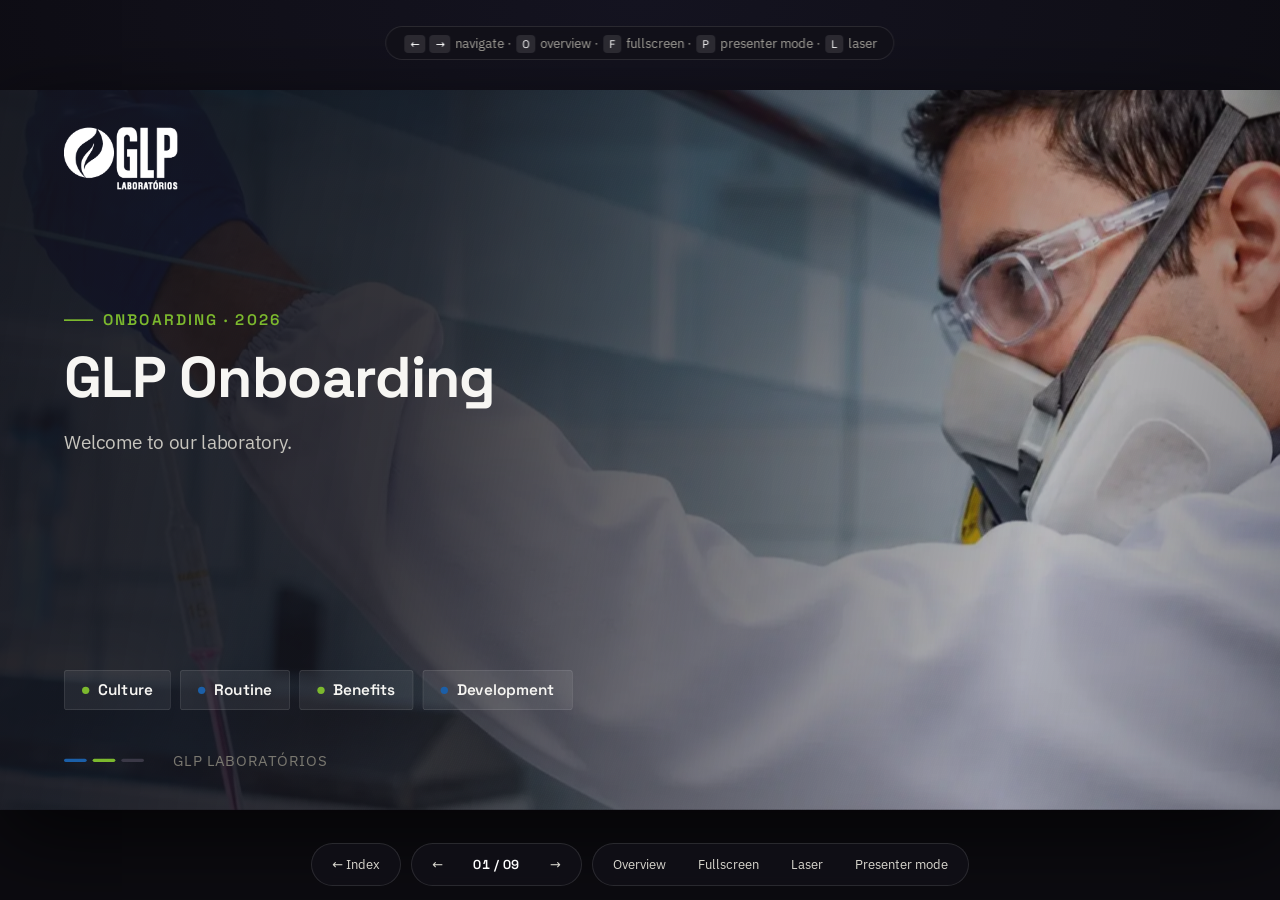
<file: integracao-en.html>
<!doctype html><html lang="en"><head><meta charset="utf-8"><meta name="viewport" content="width=device-width,initial-scale=1"><meta name="robots" content="noindex,nofollow"><link rel="icon" href="[data-uri]"><link rel="stylesheet" href="assets/fonts.css"><style>*{margin:0;padding:0;box-sizing:border-box}img{max-width:100%}[hidden]{display:none!important}</style><title>GLP Laboratórios · Onboarding</title>
<style>
:root{
  --ink:#14131a; --ink-2:#1e1c26; --bone:#F7F6F3; --paper:#FFFFFF;
  --blue:#1B5FA8; --blue-lo:#2a76c6; --green:#7CB92E; --green-lo:#95d143;
  --slate:#3d3b36; --mute:#5a5850; --mute-2:#6a6860; --faint:#8e8c83;
  --line:#e2e0d8; --shell:#0c0b10;
  --dsp:'Space Grotesk','Space Grotesk Fallback',system-ui,sans-serif;
  --body:'IBM Plex Sans','IBM Plex Sans Fallback',system-ui,sans-serif;
}
*{box-sizing:border-box}
html,body{height:100%}
body{margin:0;background:var(--shell);color:var(--bone);font-family:var(--body);overflow:hidden;
     -webkit-font-smoothing:antialiased}

/* ---------- shell ---------- */
.wrap{position:fixed;inset:0;overflow:hidden;
      background:radial-gradient(120% 90% at 50% 0%,#141320 0%,#0c0b10 62%)}
.stage{position:absolute;left:50%;top:50%;width:1920px;height:1080px;
       margin:-540px 0 0 -960px;transform-origin:center center;
       box-shadow:0 40px 120px rgba(0,0,0,.7);background:var(--bone);overflow:hidden}

/* ---------- slides ---------- */
.s{position:absolute;inset:0;overflow:hidden;opacity:0;visibility:hidden;
   transition:opacity .5s ease,transform .6s cubic-bezier(.22,.61,.36,1),filter .5s ease;
   transform:scale(1.015);filter:saturate(.8)}
.s.on{opacity:1;visibility:visible;transform:none;filter:none;z-index:2}
.s.dark{background:var(--ink);color:var(--bone)}
.s.light{background:var(--bone);color:var(--ink)}
.pad{position:absolute;inset:0;padding:84px 96px 104px;display:flex;flex-direction:column}
.fill{flex:1;display:flex;flex-direction:column;justify-content:center;min-height:0}
.foot.r{left:auto;right:64px;text-align:right}
.foot.r+.pg,.pg.l{right:auto;left:96px}
.casefig{border-radius:6px;overflow:hidden;position:relative;flex:1;min-height:0}
.casecard{margin:-58px 34px 0;position:relative;z-index:2;padding:32px 34px}

/* ---------- motion ---------- */
@keyframes rise{to{opacity:1;transform:none}}
@keyframes wipeX{to{clip-path:inset(0 0 0 0)}}
@keyframes kb{from{transform:scale(1.10) translate3d(0,0,0)}to{transform:scale(1.0)}}
@keyframes kb2{from{transform:scale(1.0)}to{transform:scale(1.09)}}
@keyframes drawX{to{transform:scaleX(1)}}
@keyframes glow{0%,100%{opacity:.5}50%{opacity:.85}}
.a{opacity:0;transform:translateY(26px)}
.s.on .a{animation:rise .78s cubic-bezier(.16,.84,.34,1) forwards;
         animation-delay:calc(var(--i,0)*85ms + 90ms)}
.wipe{clip-path:inset(0 100% 0 0)}
.s.on .wipe{animation:wipeX .85s cubic-bezier(.66,0,.25,1) forwards;
            animation-delay:calc(var(--i,0)*85ms + 160ms)}
.kb{transform:scale(1.10)}
.s.on .kb{animation:kb 22s cubic-bezier(.2,.5,.3,1) forwards}
.s.on .kb.rev{animation:kb2 24s ease-out forwards}
.drw{transform:scaleX(0);transform-origin:left center}
.s.on .drw{animation:drawX 1.3s cubic-bezier(.66,0,.25,1) forwards;animation-delay:.5s}
@media (prefers-reduced-motion:reduce){
  .a,.wipe,.kb,.drw{opacity:1!important;transform:none!important;clip-path:none!important;animation:none!important}
  .s{transition:opacity .2s linear}
}

/* ---------- media ---------- */
.ph{position:absolute;inset:0;background-size:cover;background-position:center;will-change:transform}
.scan{position:absolute;inset:0;pointer-events:none;mix-blend-mode:overlay;
  background-image:repeating-linear-gradient(115deg,rgba(255,255,255,.055) 0 1px,transparent 1px 3px)}
.vig{position:absolute;inset:0;pointer-events:none}
.grain{position:absolute;inset:0;pointer-events:none;opacity:.5;
  background-image:radial-gradient(rgba(255,255,255,.045) .5px,transparent .5px);background-size:3px 3px}

/* ---------- type ---------- */
.eye{display:flex;align-items:center;gap:12px;font-size:23px;letter-spacing:.14em;
     text-transform:uppercase;font-weight:600;color:var(--mute-2)}
.eye .dot{width:10px;height:10px;border-radius:50%;background:var(--blue);flex:0 0 auto}
.eye.g .dot{background:var(--green)}
.dark .eye{color:#8f8d84}
h1.t{font-family:var(--dsp);font-weight:700;font-size:86px;line-height:1.04;letter-spacing:-.015em;margin:0}
h2.t{font-family:var(--dsp);font-weight:700;font-size:56px;line-height:1.1;letter-spacing:-.012em;margin:0;text-wrap:balance}
h3{font-family:var(--dsp);font-weight:600;font-size:28px;line-height:1.25;margin:0}
p{margin:0;font-size:24px;line-height:1.58;color:var(--slate)}
.dark p{color:#C7C5BE}
.lead{font-size:26px;line-height:1.55;color:var(--mute)}
.dark .lead{color:#C7C5BE}
.sm{font-size:21px;line-height:1.5;color:var(--mute)}
b,strong{font-weight:600;color:var(--ink)}
.dark b,.dark strong{color:#fff}

/* ---------- chrome ---------- */
.logo{position:absolute;top:44px;right:64px;height:57px;width:auto;z-index:6;opacity:.55}
.logo.tl{left:96px;right:auto;top:56px;height:93px;opacity:1}
.foot{position:absolute;left:96px;bottom:44px;font-size:20px;letter-spacing:.02em;
      color:var(--faint);z-index:6;display:flex;align-items:center;gap:12px}
.foot::before{content:"";display:inline-block;width:7px;height:7px;border-radius:50%;
      background:var(--blue);box-shadow:13px 0 0 var(--green);margin-right:6px}
.dark .foot{color:#7a7870}
.pg{position:absolute;right:64px;bottom:44px;font-size:21px;color:var(--faint);z-index:6;
    font-family:var(--dsp);font-weight:600;font-variant-numeric:tabular-nums}
.dark .pg{color:#7a7870}
.dash{display:flex;gap:9px}
.dash i{width:34px;height:5px;border-radius:3px;background:var(--blue);display:block}
.dash i:nth-child(2){background:var(--green)}
.dash i:nth-child(3){background:#3a3846}

/* ---------- cards ---------- */
.card{background:var(--paper);border-radius:5px;padding:30px 32px;
      box-shadow:0 1px 3px rgba(20,19,26,.07),0 10px 30px -18px rgba(20,19,26,.28);
      transition:transform .35s cubic-bezier(.16,.84,.34,1),box-shadow .35s ease}
.card.tb{border-top:4px solid var(--blue)}
.card.tg{border-top:4px solid var(--green)}
.card.tk{border-top:4px solid var(--ink)}
.card.lb{border-left:4px solid var(--blue)}
.card.lg{border-left:4px solid var(--green)}
.card.lk{border-left:4px solid var(--ink)}
.num{width:54px;height:54px;border-radius:50%;display:grid;place-items:center;color:#fff;
     font-family:var(--dsp);font-weight:700;font-size:23px;flex:0 0 auto;
     font-variant-numeric:tabular-nums}
.nb{background:var(--blue)} .ng{background:var(--green)} .nk{background:var(--ink)}
.grid{display:grid;gap:20px}
.g2{grid-template-columns:repeat(2,1fr)} .g3{grid-template-columns:repeat(3,1fr)}
.g4{grid-template-columns:repeat(4,1fr)} .g5{grid-template-columns:repeat(5,1fr)}
.rail{display:flex;gap:20px}
.rail>i{width:4px;border-radius:2px;background:var(--green);flex:0 0 auto;display:block}
.rail.b>i{background:var(--blue)}
.chip{display:inline-flex;align-items:center;gap:13px;background:var(--ink);border-radius:5px;
      padding:14px 26px;color:var(--bone);font-family:var(--dsp);font-weight:600;font-size:23px}
.chip .d{width:11px;height:11px;border-radius:50%;background:var(--green);flex:0 0 auto}
.chip.b .d{background:var(--blue)}
.dark .chip{background:rgba(255,255,255,.07);border:1px solid rgba(255,255,255,.13)}
.ic{height:54px;width:auto;max-width:54px;object-fit:contain;align-self:flex-start;opacity:.9;flex:0 0 auto}
.ic.inv{filter:invert(1)}
.ic.big{height:74px;max-width:80px}
.markbox{background:var(--paper);border-radius:5px;display:flex;align-items:center;justify-content:center;
  padding:20px 24px;overflow:hidden;box-shadow:0 1px 3px rgba(20,19,26,.07);
  transition:transform .4s cubic-bezier(.16,.84,.34,1)}
.markbox img{max-width:100%;max-height:100%;width:auto;height:auto;object-fit:contain;display:block;
  filter:grayscale(1) contrast(1.05);opacity:.8;transition:filter .35s ease,opacity .35s ease}
.markbox:hover img{filter:none;opacity:1}
.markbox:hover{transform:translateY(-4px)}
.doc{border-radius:4px;overflow:hidden;background:#fff;box-shadow:0 2px 8px rgba(20,19,26,.12),0 24px 50px -28px rgba(20,19,26,.5)}
.doc img{display:block;width:100%;height:100%;object-fit:contain;background:#fff}

.mesh{position:absolute;inset:0;pointer-events:none;opacity:.6;
  background-image:linear-gradient(rgba(255,255,255,.045) 1px,transparent 1px),
                   linear-gradient(90deg,rgba(255,255,255,.045) 1px,transparent 1px);
  background-size:64px 64px;
  -webkit-mask-image:radial-gradient(ellipse 62% 58% at 50% 44%,#000 0%,transparent 78%);
  mask-image:radial-gradient(ellipse 62% 58% at 50% 44%,#000 0%,transparent 78%)}
.ctc{display:flex;flex-direction:column;align-items:center;gap:12px;
  background:rgba(255,255,255,.045);border:1px solid rgba(255,255,255,.1);
  border-radius:8px;padding:30px 22px}
.ctc .d{width:10px;height:10px;border-radius:50%}
.ctc .k{color:#8f8d84;font-size:20px;letter-spacing:.12em;text-transform:uppercase}
.ctc .v{color:#F7F6F3;font-size:25px;font-weight:600;text-align:center;line-height:1.3}

.gcard{background:rgba(255,255,255,.055);border:1px solid rgba(255,255,255,.12);
  border-radius:6px;padding:32px 32px 30px;display:flex;flex-direction:column}
.wb{background:#fff;border-radius:4px;padding:14px 18px;width:fit-content;
  display:flex;align-items:center;justify-content:center;min-height:96px}
.tags{display:flex;flex-wrap:wrap;gap:9px}
.tags span{display:inline-block;background:#eeece4;border-radius:4px;padding:8px 14px;
  font-size:20px;font-weight:500;color:var(--slate);font-variant-numeric:tabular-nums}
.dark .tags span{background:rgba(255,255,255,.09);color:#d8d6ce}

.tbl{display:flex;flex-direction:column;gap:2px;background:var(--line);border-radius:6px;overflow:hidden}
.tr{display:grid;grid-template-columns:260px 320px 1fr;gap:24px;background:var(--paper);
    padding:26px 30px;align-items:center}
.tr.th{background:var(--ink);color:#F7F6F3;padding:20px 30px;font-family:var(--dsp);
    font-weight:600;font-size:21px;letter-spacing:.1em;text-transform:uppercase}
.tr>div{font-size:23px;color:var(--slate)}
.tr.th>div{color:#c7c5be}
.badge{display:inline-block;padding:11px 22px;border-radius:5px;color:#fff;
    font-family:var(--dsp);font-weight:700;font-size:23px}

/* ---------- HUD ---------- */
.hud{position:fixed;left:0;right:0;bottom:0;z-index:50;display:flex;align-items:center;
     justify-content:center;gap:10px;padding:14px;opacity:0;transition:opacity .35s ease;
     pointer-events:none}
.hud.show{opacity:1;pointer-events:auto}
.hud .grp{display:flex;align-items:center;gap:4px;background:rgba(18,17,24,.82);
     border:1px solid rgba(255,255,255,.11);backdrop-filter:blur(14px);border-radius:999px;padding:6px}
.hud button{all:unset;cursor:pointer;color:#d8d6ce;font-family:var(--body);font-size:13px;
     padding:8px 14px;border-radius:999px;display:flex;align-items:center;gap:7px;line-height:1}
.hud button:hover{background:rgba(255,255,255,.1);color:#fff}
.hud button:focus-visible{outline:2px solid var(--green);outline-offset:2px}
.hud .idx{font-family:var(--dsp);font-weight:600;font-size:13px;color:#fff;padding:0 12px;
     font-variant-numeric:tabular-nums;letter-spacing:.04em}
.prog{position:fixed;top:0;left:0;height:3px;background:linear-gradient(90deg,var(--blue),var(--green));
     z-index:60;width:0;transition:width .5s cubic-bezier(.22,.61,.36,1);box-shadow:0 0 14px rgba(124,185,46,.5)}
.zone{position:fixed;top:0;bottom:0;width:16%;z-index:40;cursor:pointer}
.zone.l{left:0} .zone.r{right:0}

/* ---------- overview ---------- */
.ov{position:fixed;inset:0;z-index:70;background:rgba(9,8,13,.96);backdrop-filter:blur(8px);
    display:none;padding:56px;overflow:auto}
.ov.show{display:block}
.ov h4{font-family:var(--dsp);font-weight:600;font-size:15px;letter-spacing:.16em;
    text-transform:uppercase;color:#8f8d84;margin:0 0 26px}
.ovg{display:grid;grid-template-columns:repeat(auto-fill,minmax(260px,1fr));gap:20px}
.ovc{position:relative;cursor:pointer;border-radius:6px;overflow:hidden;background:#000;
    border:2px solid transparent;transition:border-color .2s ease,transform .25s ease}
.ovc:hover{transform:translateY(-3px)} .ovc:hover,.ovc.cur{border-color:var(--green)}
.ovc .fr{position:relative;width:100%;aspect-ratio:16/9;overflow:hidden}
.ovc .fr>*{position:absolute;top:0;left:0;width:1920px;height:1080px;transform-origin:top left}
.ovc .cap{display:flex;gap:9px;padding:9px 11px;font-size:12px;color:#c7c5be;background:#141320;
    align-items:baseline}
.ovc .cap b{font-family:var(--dsp);color:var(--green);font-size:11px;font-weight:700}
.hint{position:fixed;left:50%;top:26px;transform:translateX(-50%);z-index:65;font-size:12.5px;
    color:#a5a39b;background:rgba(18,17,24,.8);border:1px solid rgba(255,255,255,.1);
    padding:8px 16px;border-radius:999px;backdrop-filter:blur(10px);transition:opacity .6s ease}
.hud .homebtn{all:unset;cursor:pointer;color:#d8d6ce;font-family:var(--body);font-size:13px;padding:8px 14px;border-radius:999px;display:flex;align-items:center;gap:7px;line-height:1;text-decoration:none}.hud .homebtn:hover{background:rgba(255,255,255,.1);color:#fff}.hud .homebtn:focus-visible{outline:2px solid var(--green);outline-offset:2px}
.hint kbd{font-family:var(--dsp);font-size:11px;background:rgba(255,255,255,.11);
    padding:2px 6px;border-radius:4px;color:#fff;margin:0 2px}

/* ---------- modo apresentação: laser, tela preta, modo apresentador ---------- */
.laser{position:absolute;left:0;top:0;width:30px;height:30px;margin:-15px 0 0 -15px;border-radius:50%;
  background:radial-gradient(circle,#ff4a3d 0 30%,rgba(255,40,30,.55) 45%,rgba(255,40,30,0) 72%);
  box-shadow:0 0 22px 6px rgba(255,40,30,.45);z-index:90;pointer-events:none;display:none}
.laser.show{display:block}
.stage.lz{cursor:none}
.blk{position:absolute;inset:0;background:#000;z-index:80;display:none}
.blk.show{display:block}
.blk span{display:none}

body.pm{overflow:hidden;background:#0c0b10;color:#e9e7e0;font-family:var(--body)}
body.pm .prog,body.pm .zone,body.pm .hint,body.pm .hud{display:none!important}
.pmx{position:fixed;inset:0;display:grid;grid-template-columns:minmax(0,1.62fr) minmax(320px,1fr);
  grid-template-rows:auto minmax(0,1fr) auto;gap:16px;padding:16px 18px}
.pmx-top{grid-column:1/-1;display:flex;align-items:center;gap:18px;flex-wrap:wrap}
.pmx-ttl{font-family:var(--dsp);font-weight:600;font-size:15px;letter-spacing:.12em;text-transform:uppercase;color:#a5a39b;margin-right:auto}
.pmx-ttl b{color:#fff;font-weight:600}
.pmx-con{font-size:13px;color:#a5a39b;display:flex;align-items:center;gap:8px}
.pmx-con i{width:9px;height:9px;border-radius:50%;background:#d9534f;display:block}
.pmx-con.ok i{background:var(--green)}
.pmx-clock{font-family:var(--dsp);font-size:17px;color:#a5a39b;font-variant-numeric:tabular-nums}
.pmx-timer{display:flex;align-items:center;gap:8px;background:#17161e;border:1px solid #2a2833;border-radius:10px;padding:6px 8px 6px 14px}
.pmx-timer .tv{font-family:var(--dsp);font-weight:700;font-size:26px;color:#fff;font-variant-numeric:tabular-nums;min-width:118px}
.pmx-timer.paused .tv{color:#8e8c83}
.pmx button{all:unset;cursor:pointer;font-family:var(--body);font-size:14px;color:#e9e7e0;background:#1e1c26;
  border:1px solid #2f2d39;border-radius:8px;padding:8px 13px;line-height:1;display:inline-flex;align-items:center;gap:7px;white-space:nowrap}
.pmx button:hover{background:#2a2833;color:#fff}
.pmx button:focus-visible{outline:2px solid var(--green);outline-offset:2px}
.pmx button.on{background:var(--blue);border-color:var(--blue);color:#fff}
.pmx button.big{font-size:16px;padding:12px 22px}
.pmx kbd{font-family:var(--dsp);font-size:11px;background:rgba(255,255,255,.1);border-radius:4px;padding:2px 6px;color:#cfcdc6}
.pmx-cur{position:relative;min-height:0;display:flex;flex-direction:column;gap:8px}
.pmx-lab{font-size:12px;letter-spacing:.14em;text-transform:uppercase;color:#8e8c83;font-weight:600;display:flex;gap:10px;align-items:center}
.pmx-lab b{color:#e9e7e0;font-weight:600;letter-spacing:.06em}
.pmx-box{position:relative;flex:1;min-height:0;border-radius:8px;overflow:hidden;background:#000}
body.pm .wrap{position:absolute;inset:0;background:#000}
body.pm .stage{box-shadow:none}
body.pm .blk{background:rgba(0,0,0,.82)}
body.pm .blk span{display:flex;position:absolute;inset:0;align-items:center;justify-content:center;
  font-family:var(--dsp);font-size:64px;color:#fff;letter-spacing:.06em}
.pmx-side{display:flex;flex-direction:column;gap:14px;min-height:0}
.pmx-next{display:flex;flex-direction:column;gap:8px}
.pmx-nf{position:relative;width:100%;aspect-ratio:16/9;border-radius:6px;overflow:hidden;background:#000}
.pmx-nf>.s{width:1920px;height:1080px;transform-origin:0 0;position:absolute;left:0;top:0}
.pmx-end{position:absolute;inset:0;display:flex;align-items:center;justify-content:center;color:#8e8c83;font-size:15px}
.pmx-notes{flex:1;min-height:0;display:flex;flex-direction:column;gap:8px}
.pmx-nb{flex:1;min-height:0;overflow:auto;background:#15141b;border:1px solid #24222c;border-radius:8px;padding:16px 20px 16px 18px}
.pmx-nb ul{margin:0;padding:0 0 0 1.1em}
.pmx-nb li{font-size:var(--nfs,21px);line-height:1.45;color:#ecebe6;margin:0 0 .55em}
.pmx-nb li::marker{color:var(--green)}
.pmx-nb .none{color:#8e8c83;font-size:15px}
.pmx-fs{margin-left:auto;display:flex;gap:6px}
.pmx-fs button{padding:4px 9px;font-size:12px}
.pmx-bot{grid-column:1/-1;display:flex;align-items:center;gap:10px;flex-wrap:wrap}
.pmx-bot .ix{font-family:var(--dsp);font-weight:700;font-size:20px;color:#fff;min-width:92px;text-align:center;font-variant-numeric:tabular-nums}
.pmx-bot .sp{flex:1}
.pmx-help{font-size:12.5px;color:#8e8c83}
.pmx-tip{position:fixed;left:50%;top:70px;transform:translateX(-50%);z-index:95;max-width:640px;background:#1b1a22;
  border:1px solid #34323d;border-radius:12px;padding:18px 22px;font-size:14.5px;line-height:1.55;color:#d8d6ce;box-shadow:0 24px 60px rgba(0,0,0,.6)}
.pmx-tip b{color:#fff}
.pmx-tip ol{margin:8px 0 12px 1.2em;padding:0}
@media (max-width:900px){
  .pmx{grid-template-columns:1fr;grid-template-rows:auto minmax(220px,1fr) auto auto;overflow:auto}
}
</style>

</head><body><div class="prog" id="prog"></div>
<div class="wrap"><div class="stage" id="stage">

<!-- 01 -->
<section class="s dark" data-label="Cover">
  <div class="ph kb" data-bg="pipette" style="background-position:center 18%"></div>
  <div class="scan"></div>
  <div class="vig" style="background:linear-gradient(100deg,rgba(20,19,26,.95) 0%,rgba(20,19,26,.86) 32%,rgba(20,19,26,.56) 58%,rgba(20,19,26,.3) 80%,rgba(20,19,26,.5) 100%)"></div>
  <img class="logo tl a" style="--i:0" data-src="glp_white" alt="GLP Laboratórios">
  <div style="position:absolute;left:96px;top:330px;width:1160px">
    <div class="a" style="--i:1;display:flex;align-items:center;gap:14px;margin-bottom:26px">
      <span class="wipe" style="--i:1;width:44px;height:3px;background:var(--green);display:block"></span>
      <span style="color:var(--green);font-family:var(--dsp);font-weight:600;font-size:23px;letter-spacing:.13em;text-transform:uppercase">Onboarding · 2026</span>
    </div>
    <h1 class="t a" style="--i:2">GLP Onboarding</h1>
    <p class="a lead" style="--i:3;margin-top:32px;max-width:860px;color:#C7C5BE;font-size:28px">
      Welcome to our laboratory.</p>
  </div>
  <div style="position:absolute;left:96px;bottom:150px;display:flex;gap:14px">
    <span class="chip a" style="--i:4"><i class="d"></i>Culture</span>
    <span class="chip b a" style="--i:5"><i class="d"></i>Routine</span>
    <span class="chip a" style="--i:6"><i class="d"></i>Benefits</span>
    <span class="chip b a" style="--i:7"><i class="d"></i>Development</span>
  </div>
  <div style="position:absolute;left:96px;bottom:60px;display:flex;gap:44px;align-items:center">
    <span class="dash a" style="--i:8"><i></i><i></i><i></i></span>
    <span class="a" style="--i:8;color:#7a7870;font-size:22px;letter-spacing:.07em">GLP LABORATÓRIOS</span>
  </div>
</section>

<!-- 02 -->
<section class="s light" data-label="Where You've Landed">
  <img class="logo" data-src="glp_color" alt="">
  <div style="position:absolute;left:0;top:0;bottom:0;width:56%;padding:92px 68px 92px 96px;display:flex;flex-direction:column;justify-content:center">
    <div class="eye a" style="--i:0"><i class="dot"></i>02 · Where You've Landed</div>
    <h2 class="t a" style="--i:1;margin-top:20px">A reference<br>laboratory</h2>
    <p class="a" style="--i:2;margin-top:26px;font-size:25px;max-width:800px">GLP Laboratórios specializes in radiometric analysis — we measure radioactivity in water, soil, food, ores, and industrial waste.</p>
    <p class="a" style="--i:3;margin-top:18px;font-size:25px;max-width:800px">Our reports allow companies to export, comply with regulations, and protect people and the environment. That's what you're now becoming part of.</p>
    <div class="grid g3 a" style="--i:4;margin-top:40px;gap:18px">
      <div class="card tb" style="padding:26px 24px"><h3 style="font-size:24px">Since 2015</h3><p class="sm" style="margin-top:8px">In Piracicaba/SP</p></div>
      <div class="card tg" style="padding:26px 24px"><h3 style="font-size:24px">ISO/IEC 17025</h3><p class="sm" style="margin-top:8px">Cgcre Accreditation · CRL 1266</p></div>
      <div class="card tk" style="padding:26px 24px"><h3 style="font-size:24px">Largest scope</h3><p class="sm" style="margin-top:8px">Radiometric testing in Brazil</p></div>
    </div>
  </div>
  <div style="position:absolute;right:0;top:0;bottom:0;width:44%;overflow:hidden">
    <div class="ph kb" data-bg="facade"></div>
    <div class="vig" style="background:linear-gradient(180deg,rgba(20,19,26,0) 58%,rgba(20,19,26,.42) 100%)"></div>
  </div>
  <div class="foot">GLP Laboratórios · Onboarding</div>
  <div class="pg" style="right:auto;left:calc(56% - 40px)">02</div>
</section>

<!-- 03 -->
<section class="s light" data-label="Culture">
  <img class="logo" data-src="glp_color" alt="">
  <div class="pad">
    <div class="eye g a" style="--i:0"><i class="dot"></i>03 · Culture</div>
    <div class="fill" style="justify-content:center">
      <h2 class="t a" style="--i:1;font-size:62px;max-width:1500px">A technical environment is also<br>built on healthy relationships</h2>
      <p class="a lead" style="--i:2;margin-top:26px;max-width:1120px;font-size:27px">At GLP, culture is how we work, learn, and collaborate every day.</p>
      <div style="display:flex;gap:26px;margin-top:52px;align-items:stretch">
        <div class="card tg a" style="--i:3;flex:1;padding:40px 36px;min-height:170px;display:flex;align-items:center;gap:26px">
          <img class="ic big" data-src="i_people" alt="" style="align-self:center">
          <h3 style="font-size:29px">A healthy work environment</h3></div>
        <div class="card tb a" style="--i:4;flex:1;padding:40px 36px;min-height:170px;display:flex;align-items:center;gap:26px">
          <img class="ic big" data-src="i_earth" alt="" style="align-self:center">
          <h3 style="font-size:29px">Integration between areas and teams</h3></div>
        <div class="card tk a" style="--i:5;flex:1;padding:40px 36px;min-height:170px;display:flex;align-items:center;gap:26px">
          <img class="ic big" data-src="i_medal" alt="" style="align-self:center">
          <h3 style="font-size:29px">Valuing our people</h3></div>
      </div>
      <div class="rail a" style="--i:6;margin-top:52px"><i></i>
        <p style="max-width:1300px;font-size:27px">Here, <b>technical results and collaboration</b> walk the same hallway. The next slide shows how this shows up in everyday life.</p></div>
    </div>
  </div>
  <div class="foot">GLP Laboratórios · Onboarding</div><div class="pg">03</div>
</section>

<!-- 04 -->
<section class="s dark" data-label="Culture in Practice">
  <div class="ph kb rev" data-bg="pipette" style="opacity:.22"></div>
  <div class="vig" style="background:linear-gradient(90deg,rgba(20,19,26,.97) 20%,rgba(20,19,26,.86) 100%)"></div>
  <div class="grain"></div>
  <img class="logo" data-src="glp_white" alt="" style="opacity:.7">
  <div class="pad">
    <div class="eye g a" style="--i:0"><i class="dot"></i>04 · Culture in Practice</div>
    <h2 class="t a" style="--i:1;margin-top:18px;color:#F7F6F3">Behaviors that protect<br>the quality of our day-to-day</h2>
    <div class="grid g4 fill" style="margin-top:52px;gap:22px;align-content:stretch;align-items:stretch">
      <div class="a gcard" style="--i:2;padding:40px 36px;justify-content:center">
        <img data-src="i_chat" alt="" style="height:62px;width:auto;align-self:flex-start">
        <h3 style="color:#fff;margin-top:26px;font-size:27px">Open communication</h3>
        <p class="sm" style="color:#a5a39b;margin-top:14px">Freedom to communicate ideas, questions, and areas for improvement with respect.</p></div>
      <div class="a gcard" style="--i:3;padding:40px 36px;justify-content:center">
        <img data-src="i_target" alt="" style="height:62px;width:auto;align-self:flex-start">
        <h3 style="color:#fff;margin-top:26px;font-size:27px">Agility in resolving conflicts</h3>
        <p class="sm" style="color:#a5a39b;margin-top:14px">Resolve friction with maturity, clarity, and a focus on solutions.</p></div>
      <div class="a gcard" style="--i:4;padding:40px 36px;justify-content:center">
        <img data-src="i_stars" alt="" style="height:62px;width:auto;align-self:flex-start">
        <h3 style="color:#fff;margin-top:26px;font-size:27px">Recognition</h3>
        <p class="sm" style="color:#a5a39b;margin-top:14px">Recognize contribution, career journey, and continuous learning.</p></div>
      <div class="a gcard" style="--i:5;padding:40px 36px;justify-content:center">
        <img data-src="i_grow" alt="" style="height:62px;width:auto;align-self:flex-start">
        <h3 style="color:#fff;margin-top:26px;font-size:27px">Healthy environment</h3>
        <p class="sm" style="color:#a5a39b;margin-top:14px">Build professional relationships that foster safety and collaboration.</p></div>
    </div>
  </div>
  <div class="foot">GLP Laboratórios · Onboarding</div><div class="pg">04</div>
</section>

<!-- 05 -->
<section class="s light" data-label="Internal Rules">
  <img class="logo" data-src="glp_color" alt="">
  <div class="pad">
    <div class="eye a" style="--i:0"><i class="dot"></i>05 · Internal Rules</div>
    <h2 class="t a" style="--i:1;margin-top:18px">Key points for day-to-day life</h2>
    <div class="grid g5 fill" style="margin-top:48px;gap:22px;align-content:center;align-items:stretch">
      <div class="card tb a" style="--i:2;padding:38px 30px;min-height:420px;display:flex;flex-direction:column;justify-content:center;gap:24px">
        <img class="ic big" data-src="i_badge2" alt=""><h3 style="font-size:27px">Time clock</h3>
        <p style="font-size:22px">Accurate recording of clock-in, clock-out, and breaks.</p></div>
      <div class="card tg a" style="--i:3;padding:38px 30px;min-height:420px;display:flex;flex-direction:column;justify-content:center;gap:24px">
        <img class="ic big" data-src="i_meal" alt=""><h3 style="font-size:27px">Cafeteria</h3>
        <p style="font-size:22px">Mindful use, organization, and respect for shared spaces.</p></div>
      <div class="card tb a" style="--i:4;padding:38px 30px;min-height:420px;display:flex;flex-direction:column;justify-content:center;gap:24px">
        <img class="ic big" data-src="i_cal" alt=""><h3 style="font-size:27px">Working hours</h3>
        <p style="font-size:22px">Attention to agreed schedules and guidance from leadership.</p></div>
      <div class="card tg a" style="--i:5;padding:38px 30px;min-height:420px;display:flex;flex-direction:column;justify-content:center;gap:24px">
        <img class="ic big" data-src="i_phone" alt=""><h3 style="font-size:27px">Cell phone</h3>
        <p style="font-size:22px">Responsible use, without compromising safety and operational focus.</p></div>
      <div class="card tb a" style="--i:6;padding:38px 30px;min-height:420px;display:flex;flex-direction:column;justify-content:center;gap:24px">
        <img class="ic big" data-src="i_cycle" alt=""><h3 style="font-size:27px">Time bank</h3>
        <p style="font-size:22px">Tracked according to internal policy and prior agreement.</p></div>
    </div>
  </div>
  <div class="foot">GLP Laboratórios · Onboarding</div><div class="pg">05</div>
</section>

<!-- 06 -->
<section class="s light" data-label="Working Hours">
  <img class="logo" data-src="glp_color" alt="">
  <div class="pad">
    <div class="eye g a" style="--i:0"><i class="dot"></i>06 · Work Schedule</div>
    <h2 class="t a" style="--i:1;margin-top:18px">Working hours and breaks</h2>
    <div class="grid g3 fill" style="margin-top:52px;gap:26px;align-content:stretch;align-items:stretch">
      <div class="card tb a" style="--i:2;padding:46px 42px;display:flex;flex-direction:column;justify-content:center;gap:30px">
        <div style="display:flex;align-items:center;gap:18px"><span class="num nb" style="width:60px;height:60px;font-size:26px">1</span>
          <h3 style="font-size:31px">Shift 1</h3></div>
        <div>
          <div class="sm" style="letter-spacing:.14em;text-transform:uppercase;font-weight:600;color:var(--mute-2)">Schedule</div>
          <p style="margin-top:8px;font-size:25px;font-weight:600;color:var(--ink)">Monday to Friday<br>07:45 to 17:33</p></div>
        <div>
          <div class="sm" style="letter-spacing:.14em;text-transform:uppercase;font-weight:600;color:var(--mute-2)">Lunch</div>
          <p style="margin-top:8px;font-size:23px">1-hour break, starting anytime between <b>11:30 and 13:00</b></p></div>
      </div>
      <div class="card tg a" style="--i:3;padding:46px 42px;display:flex;flex-direction:column;justify-content:center;gap:30px">
        <div style="display:flex;align-items:center;gap:18px"><span class="num ng" style="width:60px;height:60px;font-size:26px">2</span>
          <h3 style="font-size:31px">Shift 2</h3></div>
        <div>
          <div class="sm" style="letter-spacing:.14em;text-transform:uppercase;font-weight:600;color:var(--mute-2)">Schedule</div>
          <p style="margin-top:8px;font-size:25px;font-weight:600;color:var(--ink)">Monday to Friday<br>12:00 to 21:48</p></div>
        <div>
          <div class="sm" style="letter-spacing:.14em;text-transform:uppercase;font-weight:600;color:var(--mute-2)">Lunch</div>
          <p style="margin-top:8px;font-size:23px">1-hour break, starting anytime between <b>16:00 and 17:00</b></p></div>
      </div>
      <div class="card tk a" style="--i:4;padding:46px 42px;display:flex;flex-direction:column;justify-content:center;gap:30px">
        <div style="display:flex;align-items:center;gap:18px"><span class="num nk" style="width:60px;height:60px;font-size:26px">3</span>
          <h3 style="font-size:31px">Breaks</h3></div>
        <div>
          <div class="sm" style="letter-spacing:.14em;text-transform:uppercase;font-weight:600;color:var(--mute-2)">Breaks allowed</div>
          <p style="margin-top:8px;font-size:23px">Allowed: <b>1 break in the morning</b> and <b>1 break in the afternoon</b>.</p></div>
        <div>
          <div class="sm" style="letter-spacing:.14em;text-transform:uppercase;font-weight:600;color:var(--mute-2)">Maximum duration</div>
          <p style="margin-top:8px;font-size:23px">Each break must be no longer than <b>10 minutes</b>.</p></div>
      </div>
    </div>
  </div>
  <div class="foot">GLP Laboratórios · Onboarding</div><div class="pg">06</div>
</section>

<!-- 07 -->
<section class="s dark" data-label="Benefits">
  <div class="vig" style="background:radial-gradient(ellipse 80% 70% at 50% 30%,rgba(27,95,168,.16) 0%,rgba(20,19,26,0) 62%)"></div>
  <div class="mesh" style="opacity:.35"></div>
  <img class="logo" data-src="glp_white" alt="" style="opacity:.7">
  <div class="pad">
    <div class="eye g a" style="--i:0"><i class="dot"></i>07 · Benefits</div>
    <h2 class="t a" style="--i:1;margin-top:18px;color:#F7F6F3">Resources that support<br>your routine and well-being</h2>
    <div class="grid g4" style="margin-top:48px;gap:20px;align-content:center">
      <div class="a gcard" style="--i:2;padding:32px 30px;align-items:flex-start">
        <img data-src="i_shield" alt="" style="height:56px;width:auto">
        <h3 style="color:#fff;margin-top:20px;font-size:25px">Life insurance</h3>
        <p class="sm" style="color:#a5a39b;margin-top:8px">Unimed / Porto</p></div>
      <div class="a gcard" style="--i:3;padding:32px 30px;align-items:flex-start">
        <img data-src="i_unimed" alt="Unimed" style="height:56px;width:auto">
        <h3 style="color:#fff;margin-top:20px;font-size:25px">Unimed</h3>
        <p class="sm" style="color:#a5a39b;margin-top:8px">Health insurance</p></div>
      <div class="a gcard" style="--i:4;padding:32px 30px;align-items:flex-start">
        <img data-src="i_flash" alt="Flash" style="height:46px;width:auto">
        <h3 style="color:#fff;margin-top:24px;font-size:25px">Meals</h3>
        <p class="sm" style="color:#a5a39b;margin-top:8px">Meal benefit</p></div>
      <div class="a gcard" style="--i:5;padding:32px 30px;align-items:flex-start">
        <img data-src="i_medal" alt="" style="height:56px;width:auto;filter:invert(1)">
        <h3 style="color:#fff;margin-top:20px;font-size:25px">Uniodonto</h3>
        <p class="sm" style="color:#a5a39b;margin-top:8px">Dental care</p></div>
      <div class="a gcard" style="--i:6;padding:32px 30px;align-items:flex-start">
        <img data-src="i_excellent" alt="Excellent Global Languages" style="height:56px;width:auto">
        <h3 style="color:#fff;margin-top:20px;font-size:25px">Excellent Global</h3>
        <p class="sm" style="color:#a5a39b;margin-top:8px">Language development</p></div>
      <div class="a gcard" style="--i:7;padding:32px 30px;align-items:flex-start">
        <img data-src="i_zenklub" alt="ZenKlub" style="height:40px;width:auto">
        <h3 style="color:#fff;margin-top:20px;font-size:25px">ZenKlub</h3>
        <p class="sm" style="color:#a5a39b;margin-top:8px">Emotional care for healthier people and companies</p></div>
      <div class="a gcard" style="--i:8;padding:32px 30px;align-items:flex-start">
        <img data-src="i_car" alt="" style="height:56px;width:auto">
        <h3 style="color:#fff;margin-top:20px;font-size:25px">Mobility allowance</h3>
        <p class="sm" style="color:#a5a39b;margin-top:8px">Transportation benefit</p></div>
      <div class="a gcard" style="--i:9;padding:32px 30px;align-items:flex-start">
        <svg width="56" height="56" viewBox="0 0 24 24" fill="none" stroke="#fff" stroke-width="1.8" stroke-linecap="round" stroke-linejoin="round">
          <rect x="1.5" y="8" width="3" height="8" rx="1"/><rect x="19.5" y="8" width="3" height="8" rx="1"/>
          <line x1="4.5" y1="12" x2="6.3" y2="12"/>
          <rect x="6.3" y="9.5" width="2" height="5" rx="0.6"/><rect x="15.7" y="9.5" width="2" height="5" rx="0.6"/>
          <line x1="17.7" y1="12" x2="19.5" y2="12"/>
          <line x1="8.3" y1="12" x2="15.7" y2="12"/>
        </svg>
        <h3 style="color:#fff;margin-top:20px;font-size:25px">TotalPass</h3>
        <p class="sm" style="color:#a5a39b;margin-top:8px">Access to gyms and physical activities</p></div>
    </div>
    <p class="a sm" style="--i:10;margin-top:26px;color:#a5a39b">Questions about any benefit? Talk to <b style="color:#fff">HR</b> — that's where each enrollment gets activated.</p>
  </div>
  <div class="foot">GLP Laboratórios · Onboarding</div><div class="pg">07</div>
</section>

<!-- 08 -->
<section class="s dark" data-label="AVANTE Program">
  <div class="vig" style="background:radial-gradient(ellipse 70% 60% at 28% 40%,rgba(124,185,46,.16) 0%,rgba(27,95,168,.1) 40%,rgba(20,19,26,0) 70%)"></div>
  <div class="mesh" style="opacity:.35"></div>
  <img class="logo" data-src="glp_white" alt="" style="opacity:.7">
  <div class="pad">
    <div class="eye g a" style="--i:0"><i class="dot"></i>08 · Development</div>
    <div style="display:flex;align-items:center;gap:32px;margin-top:18px">
      <div class="a" style="--i:1"><div class="wb" style="min-height:0;padding:14px"><img data-src="avante" alt="AVANTE Program" style="height:96px;width:auto"></div></div>
      <div class="a" style="--i:2">
        <h2 class="t" style="color:#F7F6F3">AVANTE Program</h2>
        <p class="lead" style="margin-top:10px">Develop to grow.</p></div>
    </div>
    <p class="a" style="--i:3;margin-top:26px;font-size:25px;color:#C7C5BE;max-width:1180px">Closely tracks employee development, offering tools for continuous growth and professional development.</p>
    <div class="grid g3 fill" style="margin-top:40px;gap:20px;align-content:stretch;align-items:stretch">
      <div class="a gcard" style="--i:4;padding:32px 32px;justify-content:center">
        <img data-src="i_mount" alt="" style="height:52px;width:auto;align-self:flex-start">
        <h3 style="color:#fff;margin-top:20px;font-size:26px">Professional growth</h3>
        <p class="sm" style="color:#a5a39b;margin-top:10px">Encourages employees' professional and personal growth.</p></div>
      <div class="a gcard" style="--i:5;padding:32px 32px;justify-content:center">
        <img data-src="i_magnify" alt="" style="height:52px;width:auto;align-self:flex-start">
        <h3 style="color:#fff;margin-top:20px;font-size:26px">Continuous training</h3>
        <p class="sm" style="color:#a5a39b;margin-top:10px">Encourages the pursuit of new knowledge and constant development.</p></div>
      <div class="a gcard" style="--i:6;padding:32px 32px;justify-content:center">
        <img data-src="i_diamond" alt="" style="height:52px;width:auto;align-self:flex-start">
        <h3 style="color:#fff;margin-top:20px;font-size:26px">Applicable skills</h3>
        <p class="sm" style="color:#a5a39b;margin-top:10px">Expands technical and behavioral skills for day-to-day work.</p></div>
      <div class="a gcard" style="--i:7;padding:32px 32px;justify-content:center">
        <img data-src="i_target" alt="" style="height:52px;width:auto;align-self:flex-start">
        <h3 style="color:#fff;margin-top:20px;font-size:26px">Strategic alignment</h3>
        <p class="sm" style="color:#a5a39b;margin-top:10px">Connects individual development to GLP's goals.</p></div>
      <div class="a gcard" style="--i:8;padding:32px 32px;justify-content:center">
        <img data-src="i_avantearrow" alt="" style="height:52px;width:auto;align-self:flex-start">
        <h3 style="color:#fff;margin-top:20px;font-size:26px">Preparing for the future</h3>
        <p class="sm" style="color:#a5a39b;margin-top:10px">Prepares the team for the industry's current and future challenges.</p></div>
      <div class="a gcard" style="--i:9;padding:32px 32px;justify-content:center">
        <img data-src="i_stars" alt="" style="height:52px;width:auto;align-self:flex-start">
        <h3 style="color:#fff;margin-top:20px;font-size:26px">Expected outcome</h3>
        <p class="sm" style="color:#a5a39b;margin-top:10px">More prepared, engaged professionals, capable of turning knowledge into results.</p></div>
    </div>
  </div>
  <div class="foot">GLP Laboratórios · Onboarding</div><div class="pg">08</div>
</section>

<!-- 09 -->
<section class="s dark" data-label="Welcome">
  <div class="ph kb rev" data-bg="team" style="opacity:.42;background-position:center 26%"></div>
  <div class="scan"></div>
  <div class="vig" style="background:linear-gradient(100deg,rgba(20,19,26,.95) 0%,rgba(20,19,26,.84) 42%,rgba(20,19,26,.52) 72%,rgba(20,19,26,.3) 100%)"></div>
  <img class="logo tl a" style="--i:0" data-src="glp_white" alt="">
  <div style="position:absolute;left:96px;top:0;bottom:0;width:1160px;display:flex;flex-direction:column;justify-content:center">
    <div class="a" style="--i:1;font-family:var(--dsp);font-weight:700;font-size:22px;letter-spacing:.16em;text-transform:uppercase;color:var(--green);margin-bottom:18px">It's a pleasure to have you at GLP Laboratórios</div>
    <h2 class="t a" style="--i:2;color:#F7F6F3;font-size:76px;line-height:1.1">Welcome!</h2>
    <p class="a" style="--i:3;margin-top:32px;font-size:27px;line-height:1.55;color:#C7C5BE;max-width:880px">You're now part of our team. May this new chapter be marked by learning, collaboration, and growth.</p>
    <p class="a" style="--i:4;margin-top:18px;font-size:27px;line-height:1.55;color:#C7C5BE;max-width:880px">Count on us to support your onboarding and your journey at GLP Laboratórios.</p>
    <div class="a" style="--i:5;margin-top:38px;font-family:var(--dsp);font-weight:600;font-size:30px;color:var(--green)">Welcome to the team.</div>
  </div>
  <div style="position:absolute;left:96px;bottom:60px"><span class="dash a" style="--i:6"><i></i><i></i><i></i></span></div>
  <div class="pg">09</div>
</section>

</div></div>

<div class="zone l" id="zl" aria-hidden="true"></div>
<div class="zone r" id="zr" aria-hidden="true"></div>
<div class="hint" id="hint"><kbd>←</kbd><kbd>→</kbd> navigate · <kbd>O</kbd> overview · <kbd>F</kbd> fullscreen · <kbd>P</kbd> presenter mode · <kbd>L</kbd> laser</div>
<nav class="hud" id="hud" aria-label="Presentation controls">
  <div class="grp"><a class="homebtn" href="index.html" title="Back to index">← Index</a></div>
  <div class="grp"><button id="bPrev" title="Previous slide (←)" aria-label="Previous slide">←</button>
    <span class="idx" id="idx">01 / 09</span>
    <button id="bNext" title="Next slide (→)" aria-label="Next slide">→</button></div>
  <div class="grp"><button id="bOv" title="Overview (O)">Overview</button>
    <button id="bFs" title="Fullscreen (F)">Fullscreen</button></div>
</nav>
<div class="ov" id="ov" role="dialog" aria-label="Slide overview">
  <h4>GLP Laboratórios · Onboarding — 9 slides</h4>
  <div class="ovg" id="ovg"></div>
</div>

<script>
(function(){
  "use strict";
  var A = {"avante": "assets/1c16ad74c95d.webp", "facade": "assets/31f3e3109a98.webp", "glp_color": "assets/fb702cec8d4e.webp", "glp_white": "assets/b8f279db4a04.webp", "i_avantearrow": "assets/cba50144f825.webp", "i_badge2": "assets/7591929f43fa.webp", "i_cal": "assets/dd0b7ee641b1.webp", "i_car": "assets/1b2013beb5c9.webp", "i_chat": "assets/c415664eb1d4.webp", "i_cycle": "assets/dda9c153d736.webp", "i_diamond": "assets/2665ece45a4f.webp", "i_earth": "assets/8abdaa91d8ee.webp", "i_excellent": "assets/887d8d165251.webp", "i_flash": "assets/fe238f1c9f15.webp", "i_grow": "assets/12e737a5f922.webp", "i_magnify": "assets/5ec80f7d1caa.webp", "i_meal": "assets/02d6327d3030.webp", "i_medal": "assets/75f522f3edb8.webp", "i_mount": "assets/d1753777f38e.webp", "i_people": "assets/4d3431cbb393.webp", "i_phone": "assets/53f24fa060be.webp", "i_shield": "assets/cd05795219ae.webp", "i_stars": "assets/c1c9b3ea1490.webp", "i_target": "assets/e3b284600c0f.webp", "i_unimed": "assets/f5c57ea4e6e4.webp", "i_zenklub": "assets/9f4b7a46b454.webp", "pipette": "assets/2eccd8b2dbfc.webp", "team": "assets/519da3509d78.webp"};

  /* ---- resolve embedded media ---- */
  document.querySelectorAll('[data-bg]').forEach(function(el){
    var u = A[el.getAttribute('data-bg')];
    if (u) el.style.backgroundImage = 'url("'+u+'")';
  });
  document.querySelectorAll('img[data-src]').forEach(function(el){
    var u = A[el.getAttribute('data-src')];
    if (u) el.src = u;
  });

  var stage = document.getElementById('stage');
  var slides = Array.prototype.slice.call(stage.querySelectorAll('.s'));
  var N = slides.length;
  var cur = 0;
  var prog = document.getElementById('prog');
  var idx  = document.getElementById('idx');
  var hud  = document.getElementById('hud');
  var ov   = document.getElementById('ov');
  var ovg  = document.getElementById('ovg');
  var hint = document.getElementById('hint');

  function pad(n){ return (n<10?'0':'')+n; }

  /* Em about:srcdoc (visualizador de artifact) e em iframes com sandbox o
     documento não tem URL própria: replaceState lança SecurityError. Aqui o
     deep link é um extra, então falha em silêncio e o deck segue funcionando. */
  var canHash = true;
  function setHash(n){
    if (!canHash) return;
    try { history.replaceState(null, '', '#' + n); }
    catch (e) { canHash = false; }
  }

  /* ---- fit stage to viewport ---- */
  var wrapEl = stage.parentNode;
  function fit(){
    var w = wrapEl.clientWidth || window.innerWidth, h = wrapEl.clientHeight || window.innerHeight;
    var s = Math.min(w/1920, h/1080);
    stage.style.transform = 'scale('+s+')';
  }
  window.addEventListener('resize', fit, {passive:true});
  fit();

  /* ---- navigation ---- */
  function go(n, push){
    n = Math.max(0, Math.min(N-1, n));
    if (n === cur && slides[cur].classList.contains('on')) return;
    slides.forEach(function(s,i){ s.classList.toggle('on', i===n); });
    cur = n;
    prog.style.width = ((n)/(N-1)*100) + '%';
    idx.textContent = pad(n+1)+' / '+pad(N);
    Array.prototype.forEach.call(ovg.children, function(c,i){ c.classList.toggle('cur', i===n); });
    if (push !== false) setHash(n+1);
    if (window.__onGo) window.__onGo(n);
  }
  function next(){ go(cur+1); }
  function prev(){ go(cur-1); }

  document.getElementById('bNext').onclick = next;
  document.getElementById('bPrev').onclick = prev;
  document.getElementById('zr').onclick = next;
  document.getElementById('zl').onclick = prev;

  document.addEventListener('keydown', function(e){
    if (e.metaKey || e.ctrlKey || e.altKey) return;
    var k = e.key;
    if (k==='ArrowRight'||k==='PageDown'||k===' '||k==='Enter'){ e.preventDefault(); next(); }
    else if (k==='ArrowLeft'||k==='PageUp'||k==='Backspace'){ e.preventDefault(); prev(); }
    else if (k==='Home'){ e.preventDefault(); go(0); }
    else if (k==='End'){ e.preventDefault(); go(N-1); }
    else if (k==='o'||k==='O'){ e.preventDefault(); toggleOv(); }
    else if (k==='f'||k==='F'){ e.preventDefault(); fs(); }
    else if (k==='Escape'){ ov.classList.remove('show'); }
  });

  /* ---- touch ---- */
  var tx=0, ty=0;
  document.addEventListener('touchstart', function(e){ tx=e.changedTouches[0].clientX; ty=e.changedTouches[0].clientY; }, {passive:true});
  document.addEventListener('touchend', function(e){
    var dx=e.changedTouches[0].clientX-tx, dy=e.changedTouches[0].clientY-ty;
    if (Math.abs(dx)>56 && Math.abs(dx)>Math.abs(dy)) { dx<0 ? next() : prev(); }
  }, {passive:true});

  /* ---- fullscreen ---- */
  function fs(){
    try {
      var r = document.fullscreenElement
        ? document.exitFullscreen()
        : (document.documentElement.requestFullscreen && document.documentElement.requestFullscreen());
      if (r && r.catch) r.catch(function(){});
    } catch (e) {}
  }
  document.getElementById('bFs').onclick = fs;

  /* ---- overview ---- */
  var built = false;
  function buildOv(){
    if (built) return; built = true;
    slides.forEach(function(s,i){
      var c = document.createElement('div'); c.className='ovc';
      var fr = document.createElement('div'); fr.className='fr';
      var cl = s.cloneNode(true);
      cl.classList.add('on'); cl.style.opacity='1'; cl.style.visibility='visible';
      cl.style.filter='none'; cl.style.transition='none';
      cl.querySelectorAll('.a,.wipe,.kb,.drw').forEach(function(el){
        el.style.opacity='1'; el.style.transform='none'; el.style.clipPath='none'; el.style.animation='none';
      });
      fr.appendChild(cl);
      c.appendChild(fr);
      var cap = document.createElement('div'); cap.className='cap';
      cap.innerHTML = '<b>'+pad(i+1)+'</b><span></span>';
      cap.lastChild.textContent = s.getAttribute('data-label')||'';
      c.appendChild(cap);
      c.onclick = function(){ ov.classList.remove('show'); go(i); };
      ovg.appendChild(c);
    });
    scaleOv();
  }
  function scaleOv(){
    Array.prototype.forEach.call(ovg.children, function(c){
      var fr = c.querySelector('.fr');
      var k = fr.clientWidth/1920;
      fr.firstChild.style.transform = 'scale('+k+')';
    });
  }
  function toggleOv(){
    buildOv();
    ov.classList.toggle('show');
    if (ov.classList.contains('show')) requestAnimationFrame(scaleOv);
  }
  document.getElementById('bOv').onclick = toggleOv;
  window.addEventListener('resize', function(){ if (built) scaleOv(); }, {passive:true});

  /* ---- hud auto-hide ---- */
  var t;
  function poke(){
    hud.classList.add('show');
    clearTimeout(t);
    t = setTimeout(function(){ hud.classList.remove('show'); }, 2600);
  }
  ['mousemove','keydown','touchstart','click'].forEach(function(ev){
    document.addEventListener(ev, poke, {passive:true});
  });
  poke();
  setTimeout(function(){ hint.style.opacity='0'; }, 5200);
  setTimeout(function(){ if(hint.parentNode) hint.parentNode.removeChild(hint); }, 6400);

  /* ---- deep link ---- */
  function fromHash(){
    var h = '';
    try { h = location.hash || ''; } catch (e) {}
    var v = parseInt(h.replace('#',''),10);
    return (isFinite(v) && v>0) ? Math.min(v,N)-1 : 0;
  }
  window.addEventListener('hashchange', function(){ go(fromHash(), false); });

  /* ---- boot ---- */
  window.__deck = {go:go, cur:function(){return cur;}, N:N, slides:slides, stage:stage, fit:fit, toggleOv:toggleOv, fs:fs};
  go(fromHash(), false);
})();
</script>
<script>window.__notes = [
[
"Welcoming tone: the person has just arrived",
"Introduce yourself, say how long it will take and mention there is time for questions at the end"
],
[
"What GLP does: measure radioactivity in water, soil, food, ores and industrial waste",
"Why it matters: the reports let companies export, comply with the law and protect people and the environment",
"Applies to every role, technical or not"
],
[
"Culture is how we work, learn and collaborate every day",
"Give a real, recent example of collaboration between areas",
"The next slide turns this into behaviors"
],
[
"Four behaviors: open communication, agility in conflicts, appreciation and a healthy climate",
"Ask: who do you talk to when something is not right?"
],
[
"Agreements that keep operations running: time clock, cafeteria, working hours, mobile phone and time bank",
"Say who to turn to when in doubt"
],
[
"Confirm which shift the person joins",
"Agree the lunch time with their direct leader today",
"Breaks: one in the morning and one in the afternoon, up to 10 minutes each"
],
[
"Say when each benefit starts",
"HR activates each enrollment: tell them who to contact"
],
[
"AVANTE is the development program",
"Five fronts: professional growth, continuous training, applicable skills, strategic alignment and preparing for the future",
"How a person joins: conversation with their leader, individual plan and periodic follow-up"
],
[
"Open the floor for questions",
"Introduce the direct leader and the onboarding buddy",
"Confirm the next steps for the first week"
]
];</script>

<script>
/* ==== Modo apresentação: apresentador (2ª janela), laser, tela preta, passador ==== */
(function(){
  "use strict";
  var LANG = ((document.documentElement.lang || "pt").slice(0,2) === "en") ? "en" : "pt";
  var TT = {"pt": {"blackScreen": "Tela preta", "laser": "Laser", "laserTitle": "Apontador laser (L)", "presTitle": "Modo apresentador: notas, próximo slide e cronômetro (P)", "presBtn": "Modo apresentador", "popupBlocked": "O navegador bloqueou a janela do apresentador. Libere pop-ups para este site e tente de novo.", "presenterPrefix": "Apresentador", "topTitle": "Modo apresentador", "searching": "Procurando a janela dos slides…", "openAudTitle": "Abrir a janela que vai para o projetor ou para a transmissão", "openAud": "Abrir janela dos slides", "pauseTitle": "Pausar / continuar (T)", "pause": "Pausar", "resume": "Continuar", "resetTitle": "Zerar cronômetro", "reset": "Zerar", "helpTitle": "Como usar", "curSlide": "Slide atual", "next": "Próximo", "notes": "Notas", "fontDown": "Diminuir letra", "fontUp": "Aumentar letra", "prev": "← Anterior", "nextBtn": "Próximo →", "laserBtnTitle": "Apontador laser: passe o mouse sobre o slide atual (L)", "blkTitle": "Escurece a tela do público (B)", "blkBtn": "Tela preta", "ovTitle": "Ver todos os slides (O)", "ovBtn": "Visão geral", "help": "← → ou passador para navegar · T pausa o cronômetro", "end": "Fim da apresentação", "noNotes": "Sem notas para este slide.", "conn": "Janela dos slides conectada", "notConn": "Janela dos slides não conectada", "helpHead": "Como apresentar", "h1": "Com projetor ou TV: arraste a <b>janela dos slides</b> para a segunda tela e aperte <b>F</b> nela (tela cheia). Esta janela fica no notebook.", "h2": "Em Teams ou Meet: compartilhe só a <b>janela</b> dos slides, não a tela inteira.", "h3": "Navegue por aqui, pelo passador ou pelas setas. As duas janelas andam juntas.", "h4": "<b>L</b> liga o laser: passe o mouse sobre o slide atual. <b>B</b> escurece a tela do público.", "ok": "Entendi", "param": "apresentador", "hint": " · <kbd>P</kbd> modo apresentador · <kbd>L</kbd> laser"}, "en": {"blackScreen": "Black screen", "laser": "Laser", "laserTitle": "Laser pointer (L)", "presTitle": "Presenter mode: notes, next slide and timer (P)", "presBtn": "Presenter mode", "popupBlocked": "The browser blocked the presenter window. Allow pop-ups for this site and try again.", "presenterPrefix": "Presenter", "topTitle": "Presenter mode", "searching": "Looking for the slides window…", "openAudTitle": "Open the window that goes to the projector or the broadcast", "openAud": "Open slides window", "pauseTitle": "Pause / resume (T)", "pause": "Pause", "resume": "Resume", "resetTitle": "Reset timer", "reset": "Reset", "helpTitle": "How to use", "curSlide": "Current slide", "next": "Next", "notes": "Notes", "fontDown": "Smaller text", "fontUp": "Larger text", "prev": "← Previous", "nextBtn": "Next →", "laserBtnTitle": "Laser pointer: hover over the current slide (L)", "blkTitle": "Darkens the audience screen (B)", "blkBtn": "Black screen", "ovTitle": "See all slides (O)", "ovBtn": "Overview", "help": "← → or clicker to navigate · T pauses the timer", "end": "End of presentation", "noNotes": "No notes for this slide.", "conn": "Slides window connected", "notConn": "Slides window not connected", "helpHead": "How to present", "h1": "With a projector or TV: drag the <b>slides window</b> to the second screen and press <b>F</b> on it (fullscreen). This window stays on your laptop.", "h2": "On Teams or Meet: share only the slides <b>window</b>, not the whole screen.", "h3": "Navigate from here, with a clicker or the arrow keys. Both windows move together.", "h4": "<b>L</b> turns on the laser: hover over the current slide. <b>B</b> darkens the audience screen.", "ok": "Got it", "param": "presenter", "hint": " · <kbd>P</kbd> presenter mode · <kbd>L</kbd> laser"}};
  var T = TT[LANG];
  var D = window.__deck; if (!D) return;
  var NOTES = window.__notes || [];
  var stage = D.stage, slides = D.slides, N = D.N;
  var IS_P = /[?&](apresentador|presenter)\b/.test(location.search);
  var KEY = 'glp-deck:' + location.pathname.replace(/[?#].*$/,'');
  function pad(n){ return (n<10?'0':'')+n; }
  function $(id){ return document.getElementById(id); }

  /* ---------- comunicação entre janelas ---------- */
  var peer = null;           // a outra janela (opener ou popup)
  try { if (window.opener && !window.opener.closed) peer = window.opener; } catch(e){}
  var bc = null;
  try { bc = new BroadcastChannel(KEY); } catch(e){}
  var seen = {}, remote = false;
  function send(m){
    m.id = Math.random().toString(36).slice(2); m.k = KEY; m.from = IS_P ? 'p' : 'a';
    seen[m.id] = 1;
    try { if (peer && !peer.closed) peer.postMessage(m, '*'); } catch(e){}
    try { if (bc) bc.postMessage(m); } catch(e){}
  }
  function recv(m, src){
    if (!m || m.k !== KEY || !m.id || seen[m.id]) return;
    if (m.from === (IS_P ? 'p' : 'a')) return;   // só conversa com o outro papel
    seen[m.id] = 1;
    if (src && !peer) peer = src;
    handle(m);
  }
  window.addEventListener('message', function(e){ recv(e.data, e.source); });
  if (bc) bc.onmessage = function(e){ recv(e.data, null); };

  window.__onGo = function(n){
    if (!remote) send({t:'go', n:n});
    if (IS_P) renderP(n);
  };
  function goRemote(n){ remote = true; try { D.go(n); } finally { remote = false; } if (IS_P) renderP(n); }

  /* ---------- laser e tela preta (as duas janelas) ---------- */
  var laser = document.createElement('div'); laser.className = 'laser'; stage.appendChild(laser);
  var blk = document.createElement('div'); blk.className = 'blk'; blk.innerHTML = '<span>' + T.blackScreen + '</span>';
  stage.parentNode.appendChild(blk);
  var laserOn = false, blkOn = false, lastSent = 0;

  function setLaser(on, fromRemote){
    laserOn = on;
    stage.classList.toggle('lz', on);
    if (!on) laser.classList.remove('show');
    var b = $('pLaser'); if (b) b.classList.toggle('on', on);
    if (!fromRemote) send({t:'laser', on:on});
  }
  function setBlk(on, fromRemote){
    blkOn = on; blk.classList.toggle('show', on);
    var b = $('pBlk'); if (b) b.classList.toggle('on', on);
    if (!fromRemote) send({t:'blk', on:on});
  }
  function placeLaser(x, y){
    laser.style.transform = 'translate(' + x + 'px,' + y + 'px)';
    laser.classList.add('show');
  }
  stage.addEventListener('mousemove', function(e){
    if (!laserOn) return;
    var r = stage.getBoundingClientRect();
    var x = (e.clientX - r.left) / r.width * 1920, y = (e.clientY - r.top) / r.height * 1080;
    placeLaser(x, y);
    var t = Date.now();
    if (t - lastSent > 16) { lastSent = t; send({t:'lp', x:Math.round(x), y:Math.round(y)}); }
  });
  stage.addEventListener('mouseleave', function(){
    if (!laserOn) return; laser.classList.remove('show'); send({t:'lh'});
  });

  function handle(m){
    if (m.t === 'go') goRemote(m.n);
    else if (m.t === 'laser') setLaser(m.on, true);
    else if (m.t === 'lp') { if (laserOn) placeLaser(m.x, m.y); }
    else if (m.t === 'lh') laser.classList.remove('show');
    else if (m.t === 'blk') setBlk(m.on, true);
    else if (m.t === 'hello' && !IS_P) { send({t:'go', n:D.cur()}); send({t:'blk', on:blkOn}); }
    else if (m.t === 'ping' && !IS_P) send({t:'pong'});
    else if (m.t === 'pong' || (m.t === 'go' && IS_P)) lastPong = Date.now();
    if (IS_P && m.t !== 'ping') lastPong = Date.now();
  }

  /* ---------- abrir o modo apresentador ---------- */
  function baseUrl(){ return location.href.replace(/[?#].*$/, ''); }
  function openPresenter(){
    var w = null;
    try { w = window.open(baseUrl() + '?' + T.param + '#' + (D.cur()+1), 'glp-apresentador',
                         'width=1280,height=780,menubar=no,toolbar=no,location=no'); } catch(e){}
    if (w) { peer = w; try { w.focus(); } catch(e){} }
    else alert(T.popupBlocked);
  }
  function openAudience(){
    var w = null;
    try { w = window.open(baseUrl() + '#' + (D.cur()+1), 'glp-slides', 'width=1100,height=640'); } catch(e){}
    if (w) peer = w;
  }

  /* ---------- teclado (passador incluso) ---------- */
  document.addEventListener('keydown', function(e){
    if (e.metaKey || e.ctrlKey || e.altKey) return;
    var k = e.key;
    if (k === 'l' || k === 'L') { e.preventDefault(); setLaser(!laserOn); }
    else if (k === 'b' || k === 'B' || k === '.') { e.preventDefault(); setBlk(!blkOn); }
    else if ((k === 'p' || k === 'P') && !IS_P) { e.preventDefault(); openPresenter(); }
    else if (k === 'F5') { e.preventDefault(); if (!IS_P) D.fs(); }
    else if (IS_P && (k === 't' || k === 'T')) { e.preventDefault(); toggleTimer(); }
  });

  /* ---------- botões no rodapé da janela normal ---------- */
  if (!IS_P) {
    var bFs = $('bFs');
    if (bFs) {
      var bL = document.createElement('button'); bL.id = 'bLaser'; bL.title = T.laserTitle; bL.textContent = T.laser;
      bL.onclick = function(){ setLaser(!laserOn); };
      var bP = document.createElement('button'); bP.id = 'bPres'; bP.title = T.presTitle;
      bP.textContent = T.presBtn; bP.onclick = openPresenter;
      bFs.parentNode.appendChild(bL); bFs.parentNode.appendChild(bP);
    }
    var _sl = setLaser;
    setLaser = function(on, r){ _sl(on, r); var b = $('bLaser'); if (b) b.style.background = on ? 'rgba(27,95,168,.9)' : ''; };
    return;
  }

  /* ================= JANELA DO APRESENTADOR ================= */
  document.title = T.presenterPrefix + ' · ' + document.title;
  document.body.classList.add('pm');
  var ttl = (document.title.split('·').pop() || '').trim();
  var shell = document.createElement('div'); shell.className = 'pmx';
  shell.innerHTML =
    '<div class="pmx-top">' +
      '<div class="pmx-ttl">' + T.topTitle + ' · <b>' + ttl + '</b></div>' +
      '<div class="pmx-con" id="pCon"><i></i><span>' + T.searching + '</span> <button id="pOpenA" title="' + T.openAudTitle + '">' + T.openAud + '</button></div>' +
      '<div class="pmx-clock" id="pClock">--:--</div>' +
      '<div class="pmx-timer" id="pTimer"><span class="tv" id="pTv">00:00:00</span>' +
        '<button id="pTp" title="' + T.pauseTitle + '">' + T.pause + '</button><button id="pTr" title="' + T.resetTitle + '">' + T.reset + '</button></div>' +
      '<button id="pHelp" title="' + T.helpTitle + '">?</button>' +
    '</div>' +
    '<div class="pmx-cur"><div class="pmx-lab">' + T.curSlide + ' <b id="pLab"></b></div><div class="pmx-box" id="pBox"></div></div>' +
    '<div class="pmx-side">' +
      '<div class="pmx-next"><div class="pmx-lab">' + T.next + ' <b id="pNlab"></b></div><div class="pmx-nf" id="pNf"></div></div>' +
      '<div class="pmx-notes"><div class="pmx-lab">' + T.notes + '<span class="pmx-fs"><button id="pFm" title="' + T.fontDown + '">A−</button><button id="pFp" title="' + T.fontUp + '">A+</button></span></div>' +
        '<div class="pmx-nb" id="pNotes"></div></div>' +
    '</div>' +
    '<div class="pmx-bot">' +
      '<button class="big" id="pPrev">' + T.prev + '</button><span class="ix" id="pIx"></span><button class="big" id="pNext">' + T.nextBtn + '</button>' +
      '<button id="pLaser" title="' + T.laserBtnTitle + '">' + T.laser + ' <kbd>L</kbd></button>' +
      '<button id="pBlk" title="' + T.blkTitle + '">' + T.blkBtn + ' <kbd>B</kbd></button>' +
      '<button id="pOv" title="' + T.ovTitle + '">' + T.ovBtn + ' <kbd>O</kbd></button>' +
      '<span class="sp"></span><span class="pmx-help">' + T.help + '</span>' +
    '</div>';
  document.body.appendChild(shell);
  var wrap = stage.parentNode;
  $('pBox').appendChild(wrap);
  if (window.ResizeObserver) new ResizeObserver(function(){ D.fit(); }).observe($('pBox'));
  D.fit();

  $('pPrev').onclick = function(){ D.go(D.cur()-1); };
  $('pNext').onclick = function(){ D.go(D.cur()+1); };
  $('pLaser').onclick = function(){ setLaser(!laserOn); };
  $('pBlk').onclick = function(){ setBlk(!blkOn); };
  $('pOv').onclick = function(){ D.toggleOv(); };
  $('pOpenA').onclick = openAudience;

  /* letra das notas */
  var nfs = 21;
  try { nfs = parseInt(localStorage.getItem('glp-notes-fs'), 10) || 21; } catch(e){}
  function applyFs(){ $('pNotes').style.setProperty('--nfs', nfs + 'px'); try { localStorage.setItem('glp-notes-fs', nfs); } catch(e){} }
  $('pFm').onclick = function(){ nfs = Math.max(14, nfs-2); applyFs(); };
  $('pFp').onclick = function(){ nfs = Math.min(40, nfs+2); applyFs(); };
  applyFs();

  /* próximo slide + notas */
  function staticClone(s){
    var cl = s.cloneNode(true);
    cl.classList.add('on'); cl.style.opacity = '1'; cl.style.visibility = 'visible';
    cl.style.filter = 'none'; cl.style.transition = 'none';
    cl.querySelectorAll('.a,.wipe,.kb,.drw').forEach(function(el){
      el.style.opacity = '1'; el.style.transform = 'none'; el.style.clipPath = 'none'; el.style.animation = 'none';
    });
    return cl;
  }
  function scaleNext(){
    var f = $('pNf'), c = f.querySelector('.s');
    if (c) c.style.transform = 'scale(' + (f.clientWidth/1920) + ')';
  }
  if (window.ResizeObserver) new ResizeObserver(scaleNext).observe($('pNf'));
  function renderP(n){
    var lab = function(i){ return pad(i+1) + ' · ' + (slides[i].getAttribute('data-label') || ''); };
    $('pLab').textContent = lab(n);
    $('pIx').textContent = pad(n+1) + ' / ' + pad(N);
    var f = $('pNf'); f.innerHTML = '';
    if (n+1 < N) { f.appendChild(staticClone(slides[n+1])); $('pNlab').textContent = lab(n+1); scaleNext(); }
    else { f.innerHTML = '<div class="pmx-end">' + T.end + '</div>'; $('pNlab').textContent = ''; }
    var nb = $('pNotes'), items = NOTES[n] || [];
    if (!items.length) { nb.innerHTML = '<div class="none">' + T.noNotes + '</div>'; }
    else {
      var ul = document.createElement('ul');
      items.forEach(function(t){ var li = document.createElement('li'); li.textContent = t; ul.appendChild(li); });
      nb.innerHTML = ''; nb.appendChild(ul);
    }
    nb.scrollTop = 0;
  }
  renderP(D.cur());

  /* relógio e cronômetro */
  var t0 = Date.now(), acc = 0, running = true;
  function el(){ return acc + (running ? Date.now() - t0 : 0); }
  function toggleTimer(){
    if (running) { acc += Date.now() - t0; running = false; } else { t0 = Date.now(); running = true; }
    $('pTimer').classList.toggle('paused', !running); $('pTp').textContent = running ? T.pause : T.resume;
  }
  $('pTp').onclick = toggleTimer;
  $('pTr').onclick = function(){ acc = 0; t0 = Date.now(); tick(); };
  function tick(){
    var s = Math.floor(el()/1000);
    $('pTv').textContent = pad(Math.floor(s/3600)) + ':' + pad(Math.floor(s/60)%60) + ':' + pad(s%60);
    var d = new Date(); $('pClock').textContent = pad(d.getHours()) + ':' + pad(d.getMinutes());
  }
  setInterval(tick, 500); tick();

  /* status da conexão com a janela dos slides */
  var lastPong = 0;
  function status(){
    var ok = Date.now() - lastPong < 4500;
    var c = $('pCon'); c.classList.toggle('ok', ok);
    c.querySelector('span').textContent = ok ? T.conn : T.notConn;
    $('pOpenA').style.display = ok ? 'none' : '';
  }
  setInterval(function(){ send({t:'ping'}); status(); }, 1500);
  send({t:'hello'}); setTimeout(status, 600);

  /* ajuda */
  function help(){
    var old = document.querySelector('.pmx-tip'); if (old) { old.remove(); return; }
    var d = document.createElement('div'); d.className = 'pmx-tip';
    d.innerHTML = '<b>' + T.helpHead + '</b><ol>' +
      '<li>' + T.h1 + '</li>' +
      '<li>' + T.h2 + '</li>' +
      '<li>' + T.h3 + '</li>' +
      '<li>' + T.h4 + '</li></ol>' +
      '<button id="pTipX">' + T.ok + '</button>';
    document.body.appendChild(d);
    $('pTipX').onclick = function(){ d.remove(); };
  }
  $('pHelp').onclick = help;
  var seenTip = false; try { seenTip = localStorage.getItem('glp-pm-tip') === '1'; localStorage.setItem('glp-pm-tip','1'); } catch(e){}
  if (!seenTip) help();
})();
</script>
</body></html>
</file>
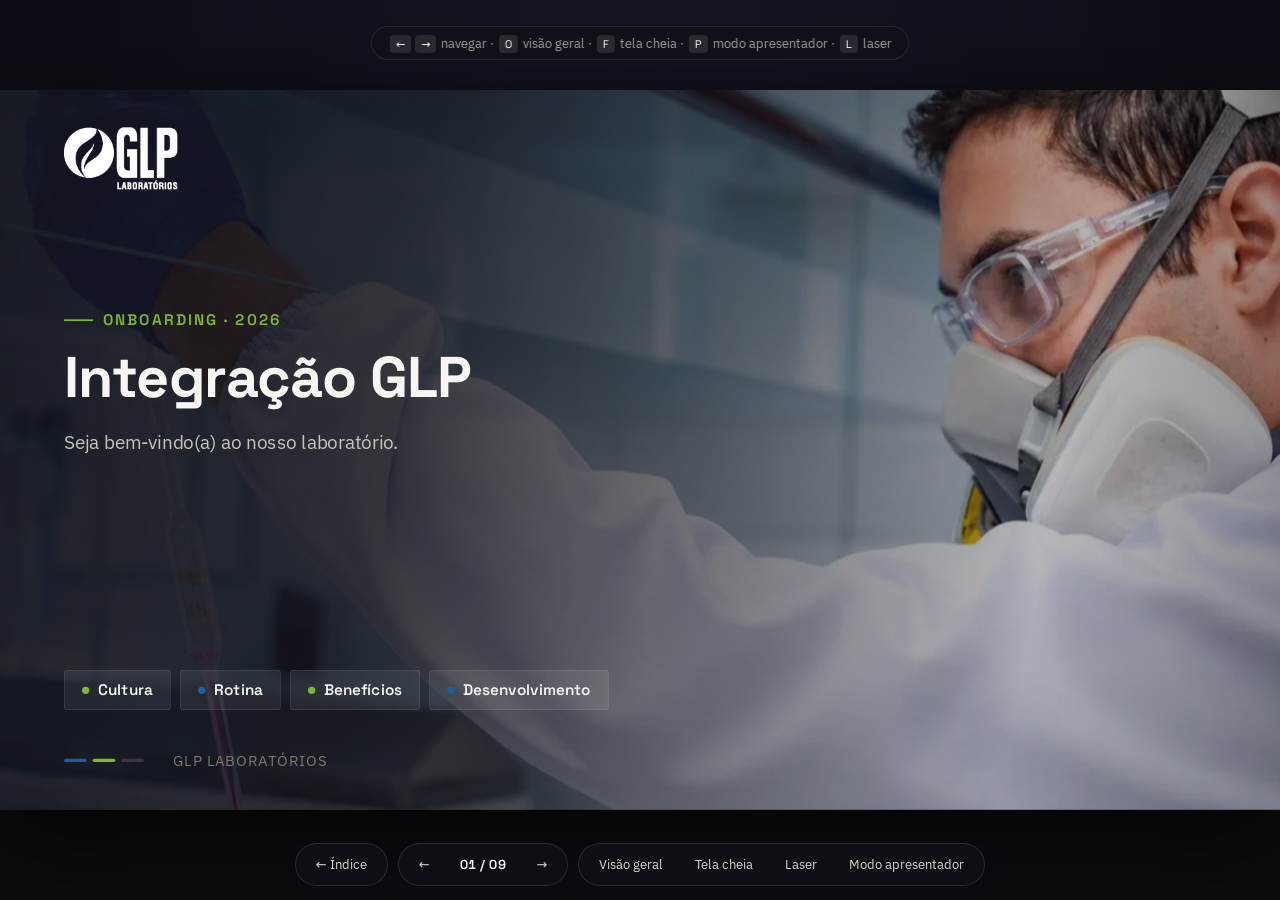
<file: integracao.html>
<!doctype html><html lang="pt-BR"><head><meta charset="utf-8"><meta name="viewport" content="width=device-width,initial-scale=1"><meta name="robots" content="noindex,nofollow"><link rel="icon" href="[data-uri]"><link rel="stylesheet" href="assets/fonts.css"><style>*{margin:0;padding:0;box-sizing:border-box}img{max-width:100%}[hidden]{display:none!important}</style><title>GLP Laboratórios · Integração</title>
<style>
:root{
  --ink:#14131a; --ink-2:#1e1c26; --bone:#F7F6F3; --paper:#FFFFFF;
  --blue:#1B5FA8; --blue-lo:#2a76c6; --green:#7CB92E; --green-lo:#95d143;
  --slate:#3d3b36; --mute:#5a5850; --mute-2:#6a6860; --faint:#8e8c83;
  --line:#e2e0d8; --shell:#0c0b10;
  --dsp:'Space Grotesk','Space Grotesk Fallback',system-ui,sans-serif;
  --body:'IBM Plex Sans','IBM Plex Sans Fallback',system-ui,sans-serif;
}
*{box-sizing:border-box}
html,body{height:100%}
body{margin:0;background:var(--shell);color:var(--bone);font-family:var(--body);overflow:hidden;
     -webkit-font-smoothing:antialiased}

/* ---------- shell ---------- */
.wrap{position:fixed;inset:0;overflow:hidden;
      background:radial-gradient(120% 90% at 50% 0%,#141320 0%,#0c0b10 62%)}
.stage{position:absolute;left:50%;top:50%;width:1920px;height:1080px;
       margin:-540px 0 0 -960px;transform-origin:center center;
       box-shadow:0 40px 120px rgba(0,0,0,.7);background:var(--bone);overflow:hidden}

/* ---------- slides ---------- */
.s{position:absolute;inset:0;overflow:hidden;opacity:0;visibility:hidden;
   transition:opacity .5s ease,transform .6s cubic-bezier(.22,.61,.36,1),filter .5s ease;
   transform:scale(1.015);filter:saturate(.8)}
.s.on{opacity:1;visibility:visible;transform:none;filter:none;z-index:2}
.s.dark{background:var(--ink);color:var(--bone)}
.s.light{background:var(--bone);color:var(--ink)}
.pad{position:absolute;inset:0;padding:84px 96px 104px;display:flex;flex-direction:column}
.fill{flex:1;display:flex;flex-direction:column;justify-content:center;min-height:0}
.foot.r{left:auto;right:64px;text-align:right}
.foot.r+.pg,.pg.l{right:auto;left:96px}
.casefig{border-radius:6px;overflow:hidden;position:relative;flex:1;min-height:0}
.casecard{margin:-58px 34px 0;position:relative;z-index:2;padding:32px 34px}

/* ---------- motion ---------- */
@keyframes rise{to{opacity:1;transform:none}}
@keyframes wipeX{to{clip-path:inset(0 0 0 0)}}
@keyframes kb{from{transform:scale(1.10) translate3d(0,0,0)}to{transform:scale(1.0)}}
@keyframes kb2{from{transform:scale(1.0)}to{transform:scale(1.09)}}
@keyframes drawX{to{transform:scaleX(1)}}
@keyframes glow{0%,100%{opacity:.5}50%{opacity:.85}}
.a{opacity:0;transform:translateY(26px)}
.s.on .a{animation:rise .78s cubic-bezier(.16,.84,.34,1) forwards;
         animation-delay:calc(var(--i,0)*85ms + 90ms)}
.wipe{clip-path:inset(0 100% 0 0)}
.s.on .wipe{animation:wipeX .85s cubic-bezier(.66,0,.25,1) forwards;
            animation-delay:calc(var(--i,0)*85ms + 160ms)}
.kb{transform:scale(1.10)}
.s.on .kb{animation:kb 22s cubic-bezier(.2,.5,.3,1) forwards}
.s.on .kb.rev{animation:kb2 24s ease-out forwards}
.drw{transform:scaleX(0);transform-origin:left center}
.s.on .drw{animation:drawX 1.3s cubic-bezier(.66,0,.25,1) forwards;animation-delay:.5s}
@media (prefers-reduced-motion:reduce){
  .a,.wipe,.kb,.drw{opacity:1!important;transform:none!important;clip-path:none!important;animation:none!important}
  .s{transition:opacity .2s linear}
}

/* ---------- media ---------- */
.ph{position:absolute;inset:0;background-size:cover;background-position:center;will-change:transform}
.scan{position:absolute;inset:0;pointer-events:none;mix-blend-mode:overlay;
  background-image:repeating-linear-gradient(115deg,rgba(255,255,255,.055) 0 1px,transparent 1px 3px)}
.vig{position:absolute;inset:0;pointer-events:none}
.grain{position:absolute;inset:0;pointer-events:none;opacity:.5;
  background-image:radial-gradient(rgba(255,255,255,.045) .5px,transparent .5px);background-size:3px 3px}

/* ---------- type ---------- */
.eye{display:flex;align-items:center;gap:12px;font-size:23px;letter-spacing:.14em;
     text-transform:uppercase;font-weight:600;color:var(--mute-2)}
.eye .dot{width:10px;height:10px;border-radius:50%;background:var(--blue);flex:0 0 auto}
.eye.g .dot{background:var(--green)}
.dark .eye{color:#8f8d84}
h1.t{font-family:var(--dsp);font-weight:700;font-size:86px;line-height:1.04;letter-spacing:-.015em;margin:0}
h2.t{font-family:var(--dsp);font-weight:700;font-size:56px;line-height:1.1;letter-spacing:-.012em;margin:0;text-wrap:balance}
h3{font-family:var(--dsp);font-weight:600;font-size:28px;line-height:1.25;margin:0}
p{margin:0;font-size:24px;line-height:1.58;color:var(--slate)}
.dark p{color:#C7C5BE}
.lead{font-size:26px;line-height:1.55;color:var(--mute)}
.dark .lead{color:#C7C5BE}
.sm{font-size:21px;line-height:1.5;color:var(--mute)}
b,strong{font-weight:600;color:var(--ink)}
.dark b,.dark strong{color:#fff}

/* ---------- chrome ---------- */
.logo{position:absolute;top:44px;right:64px;height:57px;width:auto;z-index:6;opacity:.55}
.logo.tl{left:96px;right:auto;top:56px;height:93px;opacity:1}
.foot{position:absolute;left:96px;bottom:44px;font-size:20px;letter-spacing:.02em;
      color:var(--faint);z-index:6;display:flex;align-items:center;gap:12px}
.foot::before{content:"";display:inline-block;width:7px;height:7px;border-radius:50%;
      background:var(--blue);box-shadow:13px 0 0 var(--green);margin-right:6px}
.dark .foot{color:#7a7870}
.pg{position:absolute;right:64px;bottom:44px;font-size:21px;color:var(--faint);z-index:6;
    font-family:var(--dsp);font-weight:600;font-variant-numeric:tabular-nums}
.dark .pg{color:#7a7870}
.dash{display:flex;gap:9px}
.dash i{width:34px;height:5px;border-radius:3px;background:var(--blue);display:block}
.dash i:nth-child(2){background:var(--green)}
.dash i:nth-child(3){background:#3a3846}

/* ---------- cards ---------- */
.card{background:var(--paper);border-radius:5px;padding:30px 32px;
      box-shadow:0 1px 3px rgba(20,19,26,.07),0 10px 30px -18px rgba(20,19,26,.28);
      transition:transform .35s cubic-bezier(.16,.84,.34,1),box-shadow .35s ease}
.card.tb{border-top:4px solid var(--blue)}
.card.tg{border-top:4px solid var(--green)}
.card.tk{border-top:4px solid var(--ink)}
.card.lb{border-left:4px solid var(--blue)}
.card.lg{border-left:4px solid var(--green)}
.card.lk{border-left:4px solid var(--ink)}
.num{width:54px;height:54px;border-radius:50%;display:grid;place-items:center;color:#fff;
     font-family:var(--dsp);font-weight:700;font-size:23px;flex:0 0 auto;
     font-variant-numeric:tabular-nums}
.nb{background:var(--blue)} .ng{background:var(--green)} .nk{background:var(--ink)}
.grid{display:grid;gap:20px}
.g2{grid-template-columns:repeat(2,1fr)} .g3{grid-template-columns:repeat(3,1fr)}
.g4{grid-template-columns:repeat(4,1fr)} .g5{grid-template-columns:repeat(5,1fr)}
.rail{display:flex;gap:20px}
.rail>i{width:4px;border-radius:2px;background:var(--green);flex:0 0 auto;display:block}
.rail.b>i{background:var(--blue)}
.chip{display:inline-flex;align-items:center;gap:13px;background:var(--ink);border-radius:5px;
      padding:14px 26px;color:var(--bone);font-family:var(--dsp);font-weight:600;font-size:23px}
.chip .d{width:11px;height:11px;border-radius:50%;background:var(--green);flex:0 0 auto}
.chip.b .d{background:var(--blue)}
.dark .chip{background:rgba(255,255,255,.07);border:1px solid rgba(255,255,255,.13)}
.ic{height:54px;width:auto;max-width:54px;object-fit:contain;align-self:flex-start;opacity:.9;flex:0 0 auto}
.ic.inv{filter:invert(1)}
.ic.big{height:74px;max-width:80px}
.markbox{background:var(--paper);border-radius:5px;display:flex;align-items:center;justify-content:center;
  padding:20px 24px;overflow:hidden;box-shadow:0 1px 3px rgba(20,19,26,.07);
  transition:transform .4s cubic-bezier(.16,.84,.34,1)}
.markbox img{max-width:100%;max-height:100%;width:auto;height:auto;object-fit:contain;display:block;
  filter:grayscale(1) contrast(1.05);opacity:.8;transition:filter .35s ease,opacity .35s ease}
.markbox:hover img{filter:none;opacity:1}
.markbox:hover{transform:translateY(-4px)}
.doc{border-radius:4px;overflow:hidden;background:#fff;box-shadow:0 2px 8px rgba(20,19,26,.12),0 24px 50px -28px rgba(20,19,26,.5)}
.doc img{display:block;width:100%;height:100%;object-fit:contain;background:#fff}

.mesh{position:absolute;inset:0;pointer-events:none;opacity:.6;
  background-image:linear-gradient(rgba(255,255,255,.045) 1px,transparent 1px),
                   linear-gradient(90deg,rgba(255,255,255,.045) 1px,transparent 1px);
  background-size:64px 64px;
  -webkit-mask-image:radial-gradient(ellipse 62% 58% at 50% 44%,#000 0%,transparent 78%);
  mask-image:radial-gradient(ellipse 62% 58% at 50% 44%,#000 0%,transparent 78%)}
.ctc{display:flex;flex-direction:column;align-items:center;gap:12px;
  background:rgba(255,255,255,.045);border:1px solid rgba(255,255,255,.1);
  border-radius:8px;padding:30px 22px}
.ctc .d{width:10px;height:10px;border-radius:50%}
.ctc .k{color:#8f8d84;font-size:20px;letter-spacing:.12em;text-transform:uppercase}
.ctc .v{color:#F7F6F3;font-size:25px;font-weight:600;text-align:center;line-height:1.3}

.gcard{background:rgba(255,255,255,.055);border:1px solid rgba(255,255,255,.12);
  border-radius:6px;padding:32px 32px 30px;display:flex;flex-direction:column}
.wb{background:#fff;border-radius:4px;padding:14px 18px;width:fit-content;
  display:flex;align-items:center;justify-content:center;min-height:96px}
.tags{display:flex;flex-wrap:wrap;gap:9px}
.tags span{display:inline-block;background:#eeece4;border-radius:4px;padding:8px 14px;
  font-size:20px;font-weight:500;color:var(--slate);font-variant-numeric:tabular-nums}
.dark .tags span{background:rgba(255,255,255,.09);color:#d8d6ce}

.tbl{display:flex;flex-direction:column;gap:2px;background:var(--line);border-radius:6px;overflow:hidden}
.tr{display:grid;grid-template-columns:260px 320px 1fr;gap:24px;background:var(--paper);
    padding:26px 30px;align-items:center}
.tr.th{background:var(--ink);color:#F7F6F3;padding:20px 30px;font-family:var(--dsp);
    font-weight:600;font-size:21px;letter-spacing:.1em;text-transform:uppercase}
.tr>div{font-size:23px;color:var(--slate)}
.tr.th>div{color:#c7c5be}
.badge{display:inline-block;padding:11px 22px;border-radius:5px;color:#fff;
    font-family:var(--dsp);font-weight:700;font-size:23px}

/* ---------- HUD ---------- */
.hud{position:fixed;left:0;right:0;bottom:0;z-index:50;display:flex;align-items:center;
     justify-content:center;gap:10px;padding:14px;opacity:0;transition:opacity .35s ease;
     pointer-events:none}
.hud.show{opacity:1;pointer-events:auto}
.hud .grp{display:flex;align-items:center;gap:4px;background:rgba(18,17,24,.82);
     border:1px solid rgba(255,255,255,.11);backdrop-filter:blur(14px);border-radius:999px;padding:6px}
.hud button{all:unset;cursor:pointer;color:#d8d6ce;font-family:var(--body);font-size:13px;
     padding:8px 14px;border-radius:999px;display:flex;align-items:center;gap:7px;line-height:1}
.hud button:hover{background:rgba(255,255,255,.1);color:#fff}
.hud button:focus-visible{outline:2px solid var(--green);outline-offset:2px}
.hud .idx{font-family:var(--dsp);font-weight:600;font-size:13px;color:#fff;padding:0 12px;
     font-variant-numeric:tabular-nums;letter-spacing:.04em}
.prog{position:fixed;top:0;left:0;height:3px;background:linear-gradient(90deg,var(--blue),var(--green));
     z-index:60;width:0;transition:width .5s cubic-bezier(.22,.61,.36,1);box-shadow:0 0 14px rgba(124,185,46,.5)}
.zone{position:fixed;top:0;bottom:0;width:16%;z-index:40;cursor:pointer}
.zone.l{left:0} .zone.r{right:0}

/* ---------- overview ---------- */
.ov{position:fixed;inset:0;z-index:70;background:rgba(9,8,13,.96);backdrop-filter:blur(8px);
    display:none;padding:56px;overflow:auto}
.ov.show{display:block}
.ov h4{font-family:var(--dsp);font-weight:600;font-size:15px;letter-spacing:.16em;
    text-transform:uppercase;color:#8f8d84;margin:0 0 26px}
.ovg{display:grid;grid-template-columns:repeat(auto-fill,minmax(260px,1fr));gap:20px}
.ovc{position:relative;cursor:pointer;border-radius:6px;overflow:hidden;background:#000;
    border:2px solid transparent;transition:border-color .2s ease,transform .25s ease}
.ovc:hover{transform:translateY(-3px)} .ovc:hover,.ovc.cur{border-color:var(--green)}
.ovc .fr{position:relative;width:100%;aspect-ratio:16/9;overflow:hidden}
.ovc .fr>*{position:absolute;top:0;left:0;width:1920px;height:1080px;transform-origin:top left}
.ovc .cap{display:flex;gap:9px;padding:9px 11px;font-size:12px;color:#c7c5be;background:#141320;
    align-items:baseline}
.ovc .cap b{font-family:var(--dsp);color:var(--green);font-size:11px;font-weight:700}
.hint{position:fixed;left:50%;top:26px;transform:translateX(-50%);z-index:65;font-size:12.5px;
    color:#a5a39b;background:rgba(18,17,24,.8);border:1px solid rgba(255,255,255,.1);
    padding:8px 16px;border-radius:999px;backdrop-filter:blur(10px);transition:opacity .6s ease}
.hud .homebtn{all:unset;cursor:pointer;color:#d8d6ce;font-family:var(--body);font-size:13px;padding:8px 14px;border-radius:999px;display:flex;align-items:center;gap:7px;line-height:1;text-decoration:none}.hud .homebtn:hover{background:rgba(255,255,255,.1);color:#fff}.hud .homebtn:focus-visible{outline:2px solid var(--green);outline-offset:2px}
.hint kbd{font-family:var(--dsp);font-size:11px;background:rgba(255,255,255,.11);
    padding:2px 6px;border-radius:4px;color:#fff;margin:0 2px}

/* ---------- modo apresentação: laser, tela preta, modo apresentador ---------- */
.laser{position:absolute;left:0;top:0;width:30px;height:30px;margin:-15px 0 0 -15px;border-radius:50%;
  background:radial-gradient(circle,#ff4a3d 0 30%,rgba(255,40,30,.55) 45%,rgba(255,40,30,0) 72%);
  box-shadow:0 0 22px 6px rgba(255,40,30,.45);z-index:90;pointer-events:none;display:none}
.laser.show{display:block}
.stage.lz{cursor:none}
.blk{position:absolute;inset:0;background:#000;z-index:80;display:none}
.blk.show{display:block}
.blk span{display:none}

body.pm{overflow:hidden;background:#0c0b10;color:#e9e7e0;font-family:var(--body)}
body.pm .prog,body.pm .zone,body.pm .hint,body.pm .hud{display:none!important}
.pmx{position:fixed;inset:0;display:grid;grid-template-columns:minmax(0,1.62fr) minmax(320px,1fr);
  grid-template-rows:auto minmax(0,1fr) auto;gap:16px;padding:16px 18px}
.pmx-top{grid-column:1/-1;display:flex;align-items:center;gap:18px;flex-wrap:wrap}
.pmx-ttl{font-family:var(--dsp);font-weight:600;font-size:15px;letter-spacing:.12em;text-transform:uppercase;color:#a5a39b;margin-right:auto}
.pmx-ttl b{color:#fff;font-weight:600}
.pmx-con{font-size:13px;color:#a5a39b;display:flex;align-items:center;gap:8px}
.pmx-con i{width:9px;height:9px;border-radius:50%;background:#d9534f;display:block}
.pmx-con.ok i{background:var(--green)}
.pmx-clock{font-family:var(--dsp);font-size:17px;color:#a5a39b;font-variant-numeric:tabular-nums}
.pmx-timer{display:flex;align-items:center;gap:8px;background:#17161e;border:1px solid #2a2833;border-radius:10px;padding:6px 8px 6px 14px}
.pmx-timer .tv{font-family:var(--dsp);font-weight:700;font-size:26px;color:#fff;font-variant-numeric:tabular-nums;min-width:118px}
.pmx-timer.paused .tv{color:#8e8c83}
.pmx button{all:unset;cursor:pointer;font-family:var(--body);font-size:14px;color:#e9e7e0;background:#1e1c26;
  border:1px solid #2f2d39;border-radius:8px;padding:8px 13px;line-height:1;display:inline-flex;align-items:center;gap:7px;white-space:nowrap}
.pmx button:hover{background:#2a2833;color:#fff}
.pmx button:focus-visible{outline:2px solid var(--green);outline-offset:2px}
.pmx button.on{background:var(--blue);border-color:var(--blue);color:#fff}
.pmx button.big{font-size:16px;padding:12px 22px}
.pmx kbd{font-family:var(--dsp);font-size:11px;background:rgba(255,255,255,.1);border-radius:4px;padding:2px 6px;color:#cfcdc6}
.pmx-cur{position:relative;min-height:0;display:flex;flex-direction:column;gap:8px}
.pmx-lab{font-size:12px;letter-spacing:.14em;text-transform:uppercase;color:#8e8c83;font-weight:600;display:flex;gap:10px;align-items:center}
.pmx-lab b{color:#e9e7e0;font-weight:600;letter-spacing:.06em}
.pmx-box{position:relative;flex:1;min-height:0;border-radius:8px;overflow:hidden;background:#000}
body.pm .wrap{position:absolute;inset:0;background:#000}
body.pm .stage{box-shadow:none}
body.pm .blk{background:rgba(0,0,0,.82)}
body.pm .blk span{display:flex;position:absolute;inset:0;align-items:center;justify-content:center;
  font-family:var(--dsp);font-size:64px;color:#fff;letter-spacing:.06em}
.pmx-side{display:flex;flex-direction:column;gap:14px;min-height:0}
.pmx-next{display:flex;flex-direction:column;gap:8px}
.pmx-nf{position:relative;width:100%;aspect-ratio:16/9;border-radius:6px;overflow:hidden;background:#000}
.pmx-nf>.s{width:1920px;height:1080px;transform-origin:0 0;position:absolute;left:0;top:0}
.pmx-end{position:absolute;inset:0;display:flex;align-items:center;justify-content:center;color:#8e8c83;font-size:15px}
.pmx-notes{flex:1;min-height:0;display:flex;flex-direction:column;gap:8px}
.pmx-nb{flex:1;min-height:0;overflow:auto;background:#15141b;border:1px solid #24222c;border-radius:8px;padding:16px 20px 16px 18px}
.pmx-nb ul{margin:0;padding:0 0 0 1.1em}
.pmx-nb li{font-size:var(--nfs,21px);line-height:1.45;color:#ecebe6;margin:0 0 .55em}
.pmx-nb li::marker{color:var(--green)}
.pmx-nb .none{color:#8e8c83;font-size:15px}
.pmx-fs{margin-left:auto;display:flex;gap:6px}
.pmx-fs button{padding:4px 9px;font-size:12px}
.pmx-bot{grid-column:1/-1;display:flex;align-items:center;gap:10px;flex-wrap:wrap}
.pmx-bot .ix{font-family:var(--dsp);font-weight:700;font-size:20px;color:#fff;min-width:92px;text-align:center;font-variant-numeric:tabular-nums}
.pmx-bot .sp{flex:1}
.pmx-help{font-size:12.5px;color:#8e8c83}
.pmx-tip{position:fixed;left:50%;top:70px;transform:translateX(-50%);z-index:95;max-width:640px;background:#1b1a22;
  border:1px solid #34323d;border-radius:12px;padding:18px 22px;font-size:14.5px;line-height:1.55;color:#d8d6ce;box-shadow:0 24px 60px rgba(0,0,0,.6)}
.pmx-tip b{color:#fff}
.pmx-tip ol{margin:8px 0 12px 1.2em;padding:0}
@media (max-width:900px){
  .pmx{grid-template-columns:1fr;grid-template-rows:auto minmax(220px,1fr) auto auto;overflow:auto}
}
</style>

</head><body><div class="prog" id="prog"></div>
<div class="wrap"><div class="stage" id="stage">

<!-- 01 -->
<section class="s dark" data-label="Capa">
  <div class="ph kb" data-bg="pipette" style="background-position:center 18%"></div>
  <div class="scan"></div>
  <div class="vig" style="background:linear-gradient(100deg,rgba(20,19,26,.95) 0%,rgba(20,19,26,.86) 32%,rgba(20,19,26,.56) 58%,rgba(20,19,26,.3) 80%,rgba(20,19,26,.5) 100%)"></div>
  <img class="logo tl a" style="--i:0" data-src="glp_white" alt="GLP Laboratórios">
  <div style="position:absolute;left:96px;top:330px;width:1160px">
    <div class="a" style="--i:1;display:flex;align-items:center;gap:14px;margin-bottom:26px">
      <span class="wipe" style="--i:1;width:44px;height:3px;background:var(--green);display:block"></span>
      <span style="color:var(--green);font-family:var(--dsp);font-weight:600;font-size:23px;letter-spacing:.13em;text-transform:uppercase">Onboarding · 2026</span>
    </div>
    <h1 class="t a" style="--i:2">Integração GLP</h1>
    <p class="a lead" style="--i:3;margin-top:32px;max-width:860px;color:#C7C5BE;font-size:28px">
      Seja bem-vindo(a) ao nosso laboratório.</p>
  </div>
  <div style="position:absolute;left:96px;bottom:150px;display:flex;gap:14px">
    <span class="chip a" style="--i:4"><i class="d"></i>Cultura</span>
    <span class="chip b a" style="--i:5"><i class="d"></i>Rotina</span>
    <span class="chip a" style="--i:6"><i class="d"></i>Benefícios</span>
    <span class="chip b a" style="--i:7"><i class="d"></i>Desenvolvimento</span>
  </div>
  <div style="position:absolute;left:96px;bottom:60px;display:flex;gap:44px;align-items:center">
    <span class="dash a" style="--i:8"><i></i><i></i><i></i></span>
    <span class="a" style="--i:8;color:#7a7870;font-size:22px;letter-spacing:.07em">GLP LABORATÓRIOS</span>
  </div>
</section>

<!-- 02 -->
<section class="s light" data-label="Onde você chegou">
  <img class="logo" data-src="glp_color" alt="">
  <div style="position:absolute;left:0;top:0;bottom:0;width:56%;padding:92px 68px 92px 96px;display:flex;flex-direction:column;justify-content:center">
    <div class="eye a" style="--i:0"><i class="dot"></i>02 · Onde você chegou</div>
    <h2 class="t a" style="--i:1;margin-top:20px">Um laboratório<br>de referência</h2>
    <p class="a" style="--i:2;margin-top:26px;font-size:25px;max-width:800px">O GLP Laboratórios é especializado em análises radiométricas — medimos radioatividade em água, solo, alimentos, minérios e resíduos industriais.</p>
    <p class="a" style="--i:3;margin-top:18px;font-size:25px;max-width:800px">Nossos laudos permitem que empresas exportem, cumpram a legislação e protejam pessoas e meio ambiente. É disso que você passa a fazer parte.</p>
    <div class="grid g3 a" style="--i:4;margin-top:40px;gap:18px">
      <div class="card tb" style="padding:26px 24px"><h3 style="font-size:24px">Desde 2015</h3><p class="sm" style="margin-top:8px">Em Piracicaba/SP</p></div>
      <div class="card tg" style="padding:26px 24px"><h3 style="font-size:24px">ISO/IEC 17025</h3><p class="sm" style="margin-top:8px">Acreditação Cgcre · CRL 1266</p></div>
      <div class="card tk" style="padding:26px 24px"><h3 style="font-size:24px">Maior escopo</h3><p class="sm" style="margin-top:8px">Radiométrico do Brasil</p></div>
    </div>
  </div>
  <div style="position:absolute;right:0;top:0;bottom:0;width:44%;overflow:hidden">
    <div class="ph kb" data-bg="facade"></div>
    <div class="vig" style="background:linear-gradient(180deg,rgba(20,19,26,0) 58%,rgba(20,19,26,.42) 100%)"></div>
  </div>
  <div class="foot">GLP Laboratórios · Integração</div>
  <div class="pg" style="right:auto;left:calc(56% - 40px)">02</div>
</section>

<!-- 03 -->
<section class="s light" data-label="Cultura">
  <img class="logo" data-src="glp_color" alt="">
  <div class="pad">
    <div class="eye g a" style="--i:0"><i class="dot"></i>03 · Cultura</div>
    <div class="fill" style="justify-content:center">
      <h2 class="t a" style="--i:1;font-size:62px;max-width:1500px">Um ambiente técnico também<br>é feito de relações saudáveis</h2>
      <p class="a lead" style="--i:2;margin-top:26px;max-width:1120px;font-size:27px">No GLP, cultura é a forma como trabalhamos, aprendemos e colaboramos todos os dias.</p>
      <div style="display:flex;gap:26px;margin-top:52px;align-items:stretch">
        <div class="card tg a" style="--i:3;flex:1;padding:40px 36px;min-height:170px;display:flex;align-items:center;gap:26px">
          <img class="ic big" data-src="i_people" alt="" style="align-self:center">
          <h3 style="font-size:29px">Clima organizacional saudável</h3></div>
        <div class="card tb a" style="--i:4;flex:1;padding:40px 36px;min-height:170px;display:flex;align-items:center;gap:26px">
          <img class="ic big" data-src="i_earth" alt="" style="align-self:center">
          <h3 style="font-size:29px">Integração entre áreas e equipes</h3></div>
        <div class="card tk a" style="--i:5;flex:1;padding:40px 36px;min-height:170px;display:flex;align-items:center;gap:26px">
          <img class="ic big" data-src="i_medal" alt="" style="align-self:center">
          <h3 style="font-size:29px">Valorização das pessoas</h3></div>
      </div>
      <div class="rail a" style="--i:6;margin-top:52px"><i></i>
        <p style="max-width:1300px;font-size:27px">Aqui, <b>resultado técnico e colaboração</b> caminham no mesmo corredor. O próximo slide mostra como isso aparece no dia a dia.</p></div>
    </div>
  </div>
  <div class="foot">GLP Laboratórios · Integração</div><div class="pg">03</div>
</section>

<!-- 04 -->
<section class="s dark" data-label="Cultura na prática">
  <div class="ph kb rev" data-bg="pipette" style="opacity:.22"></div>
  <div class="vig" style="background:linear-gradient(90deg,rgba(20,19,26,.97) 20%,rgba(20,19,26,.86) 100%)"></div>
  <div class="grain"></div>
  <img class="logo" data-src="glp_white" alt="" style="opacity:.7">
  <div class="pad">
    <div class="eye g a" style="--i:0"><i class="dot"></i>04 · Cultura na prática</div>
    <h2 class="t a" style="--i:1;margin-top:18px;color:#F7F6F3">Comportamentos que protegem<br>a qualidade da nossa rotina</h2>
    <div class="grid g4 fill" style="margin-top:52px;gap:22px;align-content:stretch;align-items:stretch">
      <div class="a gcard" style="--i:2;padding:40px 36px;justify-content:center">
        <img data-src="i_chat" alt="" style="height:62px;width:auto;align-self:flex-start">
        <h3 style="color:#fff;margin-top:26px;font-size:27px">Comunicação aberta</h3>
        <p class="sm" style="color:#a5a39b;margin-top:14px">Liberdade para comunicar ideias, dúvidas e pontos de melhoria com respeito.</p></div>
      <div class="a gcard" style="--i:3;padding:40px 36px;justify-content:center">
        <img data-src="i_target" alt="" style="height:62px;width:auto;align-self:flex-start">
        <h3 style="color:#fff;margin-top:26px;font-size:27px">Agilidade em conflitos</h3>
        <p class="sm" style="color:#a5a39b;margin-top:14px">Resolver ruídos com maturidade, clareza e foco na solução.</p></div>
      <div class="a gcard" style="--i:4;padding:40px 36px;justify-content:center">
        <img data-src="i_stars" alt="" style="height:62px;width:auto;align-self:flex-start">
        <h3 style="color:#fff;margin-top:26px;font-size:27px">Valorização</h3>
        <p class="sm" style="color:#a5a39b;margin-top:14px">Reconhecer contribuição, trajetória e aprendizado contínuo.</p></div>
      <div class="a gcard" style="--i:5;padding:40px 36px;justify-content:center">
        <img data-src="i_grow" alt="" style="height:62px;width:auto;align-self:flex-start">
        <h3 style="color:#fff;margin-top:26px;font-size:27px">Clima saudável</h3>
        <p class="sm" style="color:#a5a39b;margin-top:14px">Construir relações profissionais que favoreçam segurança e colaboração.</p></div>
    </div>
  </div>
  <div class="foot">GLP Laboratórios · Integração</div><div class="pg">04</div>
</section>

<!-- 05 -->
<section class="s light" data-label="Regras internas">
  <img class="logo" data-src="glp_color" alt="">
  <div class="pad">
    <div class="eye a" style="--i:0"><i class="dot"></i>05 · Regras internas</div>
    <h2 class="t a" style="--i:1;margin-top:18px">Pontos-chave para o dia a dia</h2>
    <div class="grid g5 fill" style="margin-top:48px;gap:22px;align-content:center;align-items:stretch">
      <div class="card tb a" style="--i:2;padding:38px 30px;min-height:420px;display:flex;flex-direction:column;justify-content:center;gap:24px">
        <img class="ic big" data-src="i_badge2" alt=""><h3 style="font-size:27px">Ponto eletrônico</h3>
        <p style="font-size:22px">Registro correto de entrada, saída e intervalos.</p></div>
      <div class="card tg a" style="--i:3;padding:38px 30px;min-height:420px;display:flex;flex-direction:column;justify-content:center;gap:24px">
        <img class="ic big" data-src="i_meal" alt=""><h3 style="font-size:27px">Refeitório</h3>
        <p style="font-size:22px">Uso consciente, organização e respeito aos espaços comuns.</p></div>
      <div class="card tb a" style="--i:4;padding:38px 30px;min-height:420px;display:flex;flex-direction:column;justify-content:center;gap:24px">
        <img class="ic big" data-src="i_cal" alt=""><h3 style="font-size:27px">Carga horária</h3>
        <p style="font-size:22px">Atenção ao horário acordado e às orientações da liderança.</p></div>
      <div class="card tg a" style="--i:5;padding:38px 30px;min-height:420px;display:flex;flex-direction:column;justify-content:center;gap:24px">
        <img class="ic big" data-src="i_phone" alt=""><h3 style="font-size:27px">Celular</h3>
        <p style="font-size:22px">Uso responsável, sem comprometer segurança e foco operacional.</p></div>
      <div class="card tb a" style="--i:6;padding:38px 30px;min-height:420px;display:flex;flex-direction:column;justify-content:center;gap:24px">
        <img class="ic big" data-src="i_cycle" alt=""><h3 style="font-size:27px">Banco de horas</h3>
        <p style="font-size:22px">Acompanhamento conforme política interna e alinhamento prévio.</p></div>
    </div>
  </div>
  <div class="foot">GLP Laboratórios · Integração</div><div class="pg">05</div>
</section>

<!-- 06 -->
<section class="s light" data-label="Horário de trabalho">
  <img class="logo" data-src="glp_color" alt="">
  <div class="pad">
    <div class="eye g a" style="--i:0"><i class="dot"></i>06 · Jornada</div>
    <h2 class="t a" style="--i:1;margin-top:18px">Horário de trabalho e pausas</h2>
    <div class="grid g3 fill" style="margin-top:52px;gap:26px;align-content:stretch;align-items:stretch">
      <div class="card tb a" style="--i:2;padding:46px 42px;display:flex;flex-direction:column;justify-content:center;gap:30px">
        <div style="display:flex;align-items:center;gap:18px"><span class="num nb" style="width:60px;height:60px;font-size:26px">1</span>
          <h3 style="font-size:31px">Turno 1</h3></div>
        <div>
          <div class="sm" style="letter-spacing:.14em;text-transform:uppercase;font-weight:600;color:var(--mute-2)">Horário</div>
          <p style="margin-top:8px;font-size:25px;font-weight:600;color:var(--ink)">Segunda a sexta-feira<br>07:45 às 17:33</p></div>
        <div>
          <div class="sm" style="letter-spacing:.14em;text-transform:uppercase;font-weight:600;color:var(--mute-2)">Almoço</div>
          <p style="margin-top:8px;font-size:23px">Pausa de 1 hora, com saída entre <b>11:30 e 13:00</b></p></div>
      </div>
      <div class="card tg a" style="--i:3;padding:46px 42px;display:flex;flex-direction:column;justify-content:center;gap:30px">
        <div style="display:flex;align-items:center;gap:18px"><span class="num ng" style="width:60px;height:60px;font-size:26px">2</span>
          <h3 style="font-size:31px">Turno 2</h3></div>
        <div>
          <div class="sm" style="letter-spacing:.14em;text-transform:uppercase;font-weight:600;color:var(--mute-2)">Horário</div>
          <p style="margin-top:8px;font-size:25px;font-weight:600;color:var(--ink)">Segunda a sexta-feira<br>12:00 às 21:48</p></div>
        <div>
          <div class="sm" style="letter-spacing:.14em;text-transform:uppercase;font-weight:600;color:var(--mute-2)">Almoço</div>
          <p style="margin-top:8px;font-size:23px">Pausa de 1 hora, com saída entre <b>16:00 e 17:00</b></p></div>
      </div>
      <div class="card tk a" style="--i:4;padding:46px 42px;display:flex;flex-direction:column;justify-content:center;gap:30px">
        <div style="display:flex;align-items:center;gap:18px"><span class="num nk" style="width:60px;height:60px;font-size:26px">3</span>
          <h3 style="font-size:31px">Pausas</h3></div>
        <div>
          <div class="sm" style="letter-spacing:.14em;text-transform:uppercase;font-weight:600;color:var(--mute-2)">Intervalos</div>
          <p style="margin-top:8px;font-size:23px">Permitida <b>1 pausa pela manhã</b> e <b>1 pausa à tarde</b>.</p></div>
        <div>
          <div class="sm" style="letter-spacing:.14em;text-transform:uppercase;font-weight:600;color:var(--mute-2)">Duração máxima</div>
          <p style="margin-top:8px;font-size:23px">Cada pausa deve ter no máximo <b>10 minutos</b>.</p></div>
      </div>
    </div>
  </div>
  <div class="foot">GLP Laboratórios · Integração</div><div class="pg">06</div>
</section>

<!-- 07 -->
<section class="s dark" data-label="Benefícios">
  <div class="vig" style="background:radial-gradient(ellipse 80% 70% at 50% 30%,rgba(27,95,168,.16) 0%,rgba(20,19,26,0) 62%)"></div>
  <div class="mesh" style="opacity:.35"></div>
  <img class="logo" data-src="glp_white" alt="" style="opacity:.7">
  <div class="pad">
    <div class="eye g a" style="--i:0"><i class="dot"></i>07 · Benefícios</div>
    <h2 class="t a" style="--i:1;margin-top:18px;color:#F7F6F3">Recursos que apoiam<br>a rotina e o bem-estar</h2>
    <div class="grid g4" style="margin-top:48px;gap:20px;align-content:center">
      <div class="a gcard" style="--i:2;padding:32px 30px;align-items:flex-start">
        <img data-src="i_shield" alt="" style="height:56px;width:auto">
        <h3 style="color:#fff;margin-top:20px;font-size:25px">Seguro de vida</h3>
        <p class="sm" style="color:#a5a39b;margin-top:8px">Unimed / Porto</p></div>
      <div class="a gcard" style="--i:3;padding:32px 30px;align-items:flex-start">
        <img data-src="i_unimed" alt="Unimed" style="height:56px;width:auto">
        <h3 style="color:#fff;margin-top:20px;font-size:25px">Unimed</h3>
        <p class="sm" style="color:#a5a39b;margin-top:8px">Assistência médica</p></div>
      <div class="a gcard" style="--i:4;padding:32px 30px;align-items:flex-start">
        <img data-src="i_flash" alt="Flash" style="height:46px;width:auto">
        <h3 style="color:#fff;margin-top:24px;font-size:25px">Alimentação</h3>
        <p class="sm" style="color:#a5a39b;margin-top:8px">Benefício para refeições</p></div>
      <div class="a gcard" style="--i:5;padding:32px 30px;align-items:flex-start">
        <img data-src="i_medal" alt="" style="height:56px;width:auto;filter:invert(1)">
        <h3 style="color:#fff;margin-top:20px;font-size:25px">Uniodonto</h3>
        <p class="sm" style="color:#a5a39b;margin-top:8px">Assistência odontológica</p></div>
      <div class="a gcard" style="--i:6;padding:32px 30px;align-items:flex-start">
        <img data-src="i_excellent" alt="Excellent Global Idiomas" style="height:56px;width:auto">
        <h3 style="color:#fff;margin-top:20px;font-size:25px">Excellent Global</h3>
        <p class="sm" style="color:#a5a39b;margin-top:8px">Desenvolvimento em idiomas</p></div>
      <div class="a gcard" style="--i:7;padding:32px 30px;align-items:flex-start">
        <img data-src="i_zenklub" alt="ZenKlub" style="height:40px;width:auto">
        <h3 style="color:#fff;margin-top:20px;font-size:25px">ZenKlub</h3>
        <p class="sm" style="color:#a5a39b;margin-top:8px">Cuidado emocional para pessoas e empresas mais saudáveis</p></div>
      <div class="a gcard" style="--i:8;padding:32px 30px;align-items:flex-start">
        <img data-src="i_car" alt="" style="height:56px;width:auto">
        <h3 style="color:#fff;margin-top:20px;font-size:25px">Auxílio mobilidade</h3>
        <p class="sm" style="color:#a5a39b;margin-top:8px">Benefício para transporte</p></div>
      <div class="a gcard" style="--i:9;padding:32px 30px;align-items:flex-start">
        <svg width="56" height="56" viewBox="0 0 24 24" fill="none" stroke="#fff" stroke-width="1.8" stroke-linecap="round" stroke-linejoin="round">
          <rect x="1.5" y="8" width="3" height="8" rx="1"/><rect x="19.5" y="8" width="3" height="8" rx="1"/>
          <line x1="4.5" y1="12" x2="6.3" y2="12"/>
          <rect x="6.3" y="9.5" width="2" height="5" rx="0.6"/><rect x="15.7" y="9.5" width="2" height="5" rx="0.6"/>
          <line x1="17.7" y1="12" x2="19.5" y2="12"/>
          <line x1="8.3" y1="12" x2="15.7" y2="12"/>
        </svg>
        <h3 style="color:#fff;margin-top:20px;font-size:25px">TotalPass</h3>
        <p class="sm" style="color:#a5a39b;margin-top:8px">Acesso a academias e atividades físicas</p></div>
    </div>
    <p class="a sm" style="--i:10;margin-top:26px;color:#a5a39b">Dúvidas sobre qualquer benefício? Fale com o <b style="color:#fff">RH</b> — a ativação de cada cadastro é feita por lá.</p>
  </div>
  <div class="foot">GLP Laboratórios · Integração</div><div class="pg">07</div>
</section>

<!-- 08 -->
<section class="s dark" data-label="Projeto AVANTE">
  <div class="vig" style="background:radial-gradient(ellipse 70% 60% at 28% 40%,rgba(124,185,46,.16) 0%,rgba(27,95,168,.1) 40%,rgba(20,19,26,0) 70%)"></div>
  <div class="mesh" style="opacity:.35"></div>
  <img class="logo" data-src="glp_white" alt="" style="opacity:.7">
  <div class="pad">
    <div class="eye g a" style="--i:0"><i class="dot"></i>08 · Desenvolvimento</div>
    <div style="display:flex;align-items:center;gap:32px;margin-top:18px">
      <div class="a" style="--i:1"><div class="wb" style="min-height:0;padding:14px"><img data-src="avante" alt="Projeto AVANTE" style="height:96px;width:auto"></div></div>
      <div class="a" style="--i:2">
        <h2 class="t" style="color:#F7F6F3">Projeto AVANTE</h2>
        <p class="lead" style="margin-top:10px">Desenvolver para crescer.</p></div>
    </div>
    <p class="a" style="--i:3;margin-top:26px;font-size:25px;color:#C7C5BE;max-width:1180px">Acompanha de perto o desenvolvimento dos colaboradores, oferecendo ferramentas para crescimento contínuo e desenvolvimento profissional.</p>
    <div class="grid g3 fill" style="margin-top:40px;gap:20px;align-content:stretch;align-items:stretch">
      <div class="a gcard" style="--i:4;padding:32px 32px;justify-content:center">
        <img data-src="i_mount" alt="" style="height:52px;width:auto;align-self:flex-start">
        <h3 style="color:#fff;margin-top:20px;font-size:26px">Crescimento profissional</h3>
        <p class="sm" style="color:#a5a39b;margin-top:10px">Estimula a evolução profissional e pessoal dos colaboradores.</p></div>
      <div class="a gcard" style="--i:5;padding:32px 32px;justify-content:center">
        <img data-src="i_magnify" alt="" style="height:52px;width:auto;align-self:flex-start">
        <h3 style="color:#fff;margin-top:20px;font-size:26px">Capacitação contínua</h3>
        <p class="sm" style="color:#a5a39b;margin-top:10px">Incentiva a busca por novos conhecimentos e desenvolvimento constante.</p></div>
      <div class="a gcard" style="--i:6;padding:32px 32px;justify-content:center">
        <img data-src="i_diamond" alt="" style="height:52px;width:auto;align-self:flex-start">
        <h3 style="color:#fff;margin-top:20px;font-size:26px">Competências aplicáveis</h3>
        <p class="sm" style="color:#a5a39b;margin-top:10px">Amplia habilidades técnicas e comportamentais para o dia a dia.</p></div>
      <div class="a gcard" style="--i:7;padding:32px 32px;justify-content:center">
        <img data-src="i_target" alt="" style="height:52px;width:auto;align-self:flex-start">
        <h3 style="color:#fff;margin-top:20px;font-size:26px">Alinhamento estratégico</h3>
        <p class="sm" style="color:#a5a39b;margin-top:10px">Conecta o desenvolvimento individual aos objetivos do GLP.</p></div>
      <div class="a gcard" style="--i:8;padding:32px 32px;justify-content:center">
        <img data-src="i_avantearrow" alt="" style="height:52px;width:auto;align-self:flex-start">
        <h3 style="color:#fff;margin-top:20px;font-size:26px">Preparação para o futuro</h3>
        <p class="sm" style="color:#a5a39b;margin-top:10px">Prepara o time para os desafios atuais e futuros do setor.</p></div>
      <div class="a gcard" style="--i:9;padding:32px 32px;justify-content:center">
        <img data-src="i_stars" alt="" style="height:52px;width:auto;align-self:flex-start">
        <h3 style="color:#fff;margin-top:20px;font-size:26px">Resultado esperado</h3>
        <p class="sm" style="color:#a5a39b;margin-top:10px">Profissionais mais preparados, engajados e capazes de transformar conhecimento em resultados.</p></div>
    </div>
  </div>
  <div class="foot">GLP Laboratórios · Integração</div><div class="pg">08</div>
</section>

<!-- 09 -->
<section class="s dark" data-label="Seja bem-vindo">
  <div class="ph kb rev" data-bg="team" style="opacity:.42;background-position:center 26%"></div>
  <div class="scan"></div>
  <div class="vig" style="background:linear-gradient(100deg,rgba(20,19,26,.95) 0%,rgba(20,19,26,.84) 42%,rgba(20,19,26,.52) 72%,rgba(20,19,26,.3) 100%)"></div>
  <img class="logo tl a" style="--i:0" data-src="glp_white" alt="">
  <div style="position:absolute;left:96px;top:0;bottom:0;width:1160px;display:flex;flex-direction:column;justify-content:center">
    <div class="a" style="--i:1;font-family:var(--dsp);font-weight:700;font-size:22px;letter-spacing:.16em;text-transform:uppercase;color:var(--green);margin-bottom:18px">É um prazer ter você no GLP Laboratórios</div>
    <h2 class="t a" style="--i:2;color:#F7F6F3;font-size:76px;line-height:1.1">Seja bem-vindo!</h2>
    <p class="a" style="--i:3;margin-top:32px;font-size:27px;line-height:1.55;color:#C7C5BE;max-width:880px">Você agora faz parte da nossa equipe. Que esta nova etapa seja marcada por aprendizado, colaboração e crescimento.</p>
    <p class="a" style="--i:4;margin-top:18px;font-size:27px;line-height:1.55;color:#C7C5BE;max-width:880px">Conte conosco para apoiar sua integração e sua trajetória no GLP Laboratórios.</p>
    <div class="a" style="--i:5;margin-top:38px;font-family:var(--dsp);font-weight:600;font-size:30px;color:var(--green)">Bem-vindo ao time.</div>
  </div>
  <div style="position:absolute;left:96px;bottom:60px"><span class="dash a" style="--i:6"><i></i><i></i><i></i></span></div>
  <div class="pg">09</div>
</section>

</div></div>

<div class="zone l" id="zl" aria-hidden="true"></div>
<div class="zone r" id="zr" aria-hidden="true"></div>
<div class="hint" id="hint"><kbd>←</kbd><kbd>→</kbd> navegar · <kbd>O</kbd> visão geral · <kbd>F</kbd> tela cheia · <kbd>P</kbd> modo apresentador · <kbd>L</kbd> laser</div>
<nav class="hud" id="hud" aria-label="Controles da apresentação">
  <div class="grp"><a class="homebtn" href="index.html" title="Voltar ao índice">← Índice</a></div>
  <div class="grp"><button id="bPrev" title="Slide anterior (←)" aria-label="Slide anterior">←</button>
    <span class="idx" id="idx">01 / 09</span>
    <button id="bNext" title="Próximo slide (→)" aria-label="Próximo slide">→</button></div>
  <div class="grp"><button id="bOv" title="Visão geral (O)">Visão geral</button>
    <button id="bFs" title="Tela cheia (F)">Tela cheia</button></div>
</nav>
<div class="ov" id="ov" role="dialog" aria-label="Visão geral dos slides">
  <h4>GLP Laboratórios · Integração — 9 slides</h4>
  <div class="ovg" id="ovg"></div>
</div>

<script>
(function(){
  "use strict";
  var A = {"avante": "assets/1c16ad74c95d.webp", "facade": "assets/31f3e3109a98.webp", "glp_color": "assets/fb702cec8d4e.webp", "glp_white": "assets/b8f279db4a04.webp", "i_avantearrow": "assets/cba50144f825.webp", "i_badge2": "assets/7591929f43fa.webp", "i_cal": "assets/dd0b7ee641b1.webp", "i_car": "assets/1b2013beb5c9.webp", "i_chat": "assets/c415664eb1d4.webp", "i_cycle": "assets/dda9c153d736.webp", "i_diamond": "assets/2665ece45a4f.webp", "i_earth": "assets/8abdaa91d8ee.webp", "i_excellent": "assets/887d8d165251.webp", "i_flash": "assets/fe238f1c9f15.webp", "i_grow": "assets/12e737a5f922.webp", "i_magnify": "assets/5ec80f7d1caa.webp", "i_meal": "assets/02d6327d3030.webp", "i_medal": "assets/75f522f3edb8.webp", "i_mount": "assets/d1753777f38e.webp", "i_people": "assets/4d3431cbb393.webp", "i_phone": "assets/53f24fa060be.webp", "i_shield": "assets/cd05795219ae.webp", "i_stars": "assets/c1c9b3ea1490.webp", "i_target": "assets/e3b284600c0f.webp", "i_unimed": "assets/f5c57ea4e6e4.webp", "i_zenklub": "assets/9f4b7a46b454.webp", "pipette": "assets/2eccd8b2dbfc.webp", "team": "assets/519da3509d78.webp"};

  /* ---- resolve embedded media ---- */
  document.querySelectorAll('[data-bg]').forEach(function(el){
    var u = A[el.getAttribute('data-bg')];
    if (u) el.style.backgroundImage = 'url("'+u+'")';
  });
  document.querySelectorAll('img[data-src]').forEach(function(el){
    var u = A[el.getAttribute('data-src')];
    if (u) el.src = u;
  });

  var stage = document.getElementById('stage');
  var slides = Array.prototype.slice.call(stage.querySelectorAll('.s'));
  var N = slides.length;
  var cur = 0;
  var prog = document.getElementById('prog');
  var idx  = document.getElementById('idx');
  var hud  = document.getElementById('hud');
  var ov   = document.getElementById('ov');
  var ovg  = document.getElementById('ovg');
  var hint = document.getElementById('hint');

  function pad(n){ return (n<10?'0':'')+n; }

  /* Em about:srcdoc (visualizador de artifact) e em iframes com sandbox o
     documento não tem URL própria: replaceState lança SecurityError. Aqui o
     deep link é um extra, então falha em silêncio e o deck segue funcionando. */
  var canHash = true;
  function setHash(n){
    if (!canHash) return;
    try { history.replaceState(null, '', '#' + n); }
    catch (e) { canHash = false; }
  }

  /* ---- fit stage to viewport ---- */
  var wrapEl = stage.parentNode;
  function fit(){
    var w = wrapEl.clientWidth || window.innerWidth, h = wrapEl.clientHeight || window.innerHeight;
    var s = Math.min(w/1920, h/1080);
    stage.style.transform = 'scale('+s+')';
  }
  window.addEventListener('resize', fit, {passive:true});
  fit();

  /* ---- navigation ---- */
  function go(n, push){
    n = Math.max(0, Math.min(N-1, n));
    if (n === cur && slides[cur].classList.contains('on')) return;
    slides.forEach(function(s,i){ s.classList.toggle('on', i===n); });
    cur = n;
    prog.style.width = ((n)/(N-1)*100) + '%';
    idx.textContent = pad(n+1)+' / '+pad(N);
    Array.prototype.forEach.call(ovg.children, function(c,i){ c.classList.toggle('cur', i===n); });
    if (push !== false) setHash(n+1);
    if (window.__onGo) window.__onGo(n);
  }
  function next(){ go(cur+1); }
  function prev(){ go(cur-1); }

  document.getElementById('bNext').onclick = next;
  document.getElementById('bPrev').onclick = prev;
  document.getElementById('zr').onclick = next;
  document.getElementById('zl').onclick = prev;

  document.addEventListener('keydown', function(e){
    if (e.metaKey || e.ctrlKey || e.altKey) return;
    var k = e.key;
    if (k==='ArrowRight'||k==='PageDown'||k===' '||k==='Enter'){ e.preventDefault(); next(); }
    else if (k==='ArrowLeft'||k==='PageUp'||k==='Backspace'){ e.preventDefault(); prev(); }
    else if (k==='Home'){ e.preventDefault(); go(0); }
    else if (k==='End'){ e.preventDefault(); go(N-1); }
    else if (k==='o'||k==='O'){ e.preventDefault(); toggleOv(); }
    else if (k==='f'||k==='F'){ e.preventDefault(); fs(); }
    else if (k==='Escape'){ ov.classList.remove('show'); }
  });

  /* ---- touch ---- */
  var tx=0, ty=0;
  document.addEventListener('touchstart', function(e){ tx=e.changedTouches[0].clientX; ty=e.changedTouches[0].clientY; }, {passive:true});
  document.addEventListener('touchend', function(e){
    var dx=e.changedTouches[0].clientX-tx, dy=e.changedTouches[0].clientY-ty;
    if (Math.abs(dx)>56 && Math.abs(dx)>Math.abs(dy)) { dx<0 ? next() : prev(); }
  }, {passive:true});

  /* ---- fullscreen ---- */
  function fs(){
    try {
      var r = document.fullscreenElement
        ? document.exitFullscreen()
        : (document.documentElement.requestFullscreen && document.documentElement.requestFullscreen());
      if (r && r.catch) r.catch(function(){});
    } catch (e) {}
  }
  document.getElementById('bFs').onclick = fs;

  /* ---- overview ---- */
  var built = false;
  function buildOv(){
    if (built) return; built = true;
    slides.forEach(function(s,i){
      var c = document.createElement('div'); c.className='ovc';
      var fr = document.createElement('div'); fr.className='fr';
      var cl = s.cloneNode(true);
      cl.classList.add('on'); cl.style.opacity='1'; cl.style.visibility='visible';
      cl.style.filter='none'; cl.style.transition='none';
      cl.querySelectorAll('.a,.wipe,.kb,.drw').forEach(function(el){
        el.style.opacity='1'; el.style.transform='none'; el.style.clipPath='none'; el.style.animation='none';
      });
      fr.appendChild(cl);
      c.appendChild(fr);
      var cap = document.createElement('div'); cap.className='cap';
      cap.innerHTML = '<b>'+pad(i+1)+'</b><span></span>';
      cap.lastChild.textContent = s.getAttribute('data-label')||'';
      c.appendChild(cap);
      c.onclick = function(){ ov.classList.remove('show'); go(i); };
      ovg.appendChild(c);
    });
    scaleOv();
  }
  function scaleOv(){
    Array.prototype.forEach.call(ovg.children, function(c){
      var fr = c.querySelector('.fr');
      var k = fr.clientWidth/1920;
      fr.firstChild.style.transform = 'scale('+k+')';
    });
  }
  function toggleOv(){
    buildOv();
    ov.classList.toggle('show');
    if (ov.classList.contains('show')) requestAnimationFrame(scaleOv);
  }
  document.getElementById('bOv').onclick = toggleOv;
  window.addEventListener('resize', function(){ if (built) scaleOv(); }, {passive:true});

  /* ---- hud auto-hide ---- */
  var t;
  function poke(){
    hud.classList.add('show');
    clearTimeout(t);
    t = setTimeout(function(){ hud.classList.remove('show'); }, 2600);
  }
  ['mousemove','keydown','touchstart','click'].forEach(function(ev){
    document.addEventListener(ev, poke, {passive:true});
  });
  poke();
  setTimeout(function(){ hint.style.opacity='0'; }, 5200);
  setTimeout(function(){ if(hint.parentNode) hint.parentNode.removeChild(hint); }, 6400);

  /* ---- deep link ---- */
  function fromHash(){
    var h = '';
    try { h = location.hash || ''; } catch (e) {}
    var v = parseInt(h.replace('#',''),10);
    return (isFinite(v) && v>0) ? Math.min(v,N)-1 : 0;
  }
  window.addEventListener('hashchange', function(){ go(fromHash(), false); });

  /* ---- boot ---- */
  window.__deck = {go:go, cur:function(){return cur;}, N:N, slides:slides, stage:stage, fit:fit, toggleOv:toggleOv, fs:fs};
  go(fromHash(), false);
})();
</script>
<script>window.__notes = [
[
"Tom acolhedor: a pessoa acabou de chegar",
"Apresentar-se, dizer quanto tempo vai durar e avisar que há espaço para perguntas no fim"
],
[
"O que o GLP faz: medir radioatividade em água, solo, alimentos, minérios e resíduos industriais",
"Por que importa: os laudos permitem exportar, cumprir a legislação e proteger pessoas e meio ambiente",
"Vale para qualquer função, técnica ou não"
],
[
"Cultura é a forma como trabalhamos, aprendemos e colaboramos todos os dias",
"Dar um exemplo real e recente de colaboração entre áreas",
"O próximo slide mostra isso em comportamentos"
],
[
"Quatro comportamentos: comunicação aberta, agilidade em conflitos, valorização e clima saudável",
"Perguntar: com quem você fala quando algo não está certo?"
],
[
"Combinados que fazem a operação funcionar: ponto eletrônico, refeitório, carga horária, celular e banco de horas",
"Dizer a quem recorrer em caso de dúvida"
],
[
"Confirmar em qual turno a pessoa entra",
"Combinar o horário de almoço com a liderança direta ainda hoje",
"Pausas: uma de manhã e uma à tarde, de até 10 minutos"
],
[
"Dizer quando cada benefício começa a valer",
"A ativação de cada cadastro é feita pelo RH: informar quem procurar"
],
[
"O AVANTE é o programa de desenvolvimento",
"Cinco frentes: crescimento profissional, capacitação contínua, competências aplicáveis, alinhamento estratégico e preparação para o futuro",
"Como a pessoa entra: conversa com a liderança, plano individual e acompanhamento periódico"
],
[
"Abrir para perguntas",
"Apresentar a liderança direta e o padrinho ou madrinha de integração",
"Confirmar os próximos passos da primeira semana"
]
];</script>

<script>
/* ==== Modo apresentação: apresentador (2ª janela), laser, tela preta, passador ==== */
(function(){
  "use strict";
  var LANG = ((document.documentElement.lang || "pt").slice(0,2) === "en") ? "en" : "pt";
  var TT = {"pt": {"blackScreen": "Tela preta", "laser": "Laser", "laserTitle": "Apontador laser (L)", "presTitle": "Modo apresentador: notas, próximo slide e cronômetro (P)", "presBtn": "Modo apresentador", "popupBlocked": "O navegador bloqueou a janela do apresentador. Libere pop-ups para este site e tente de novo.", "presenterPrefix": "Apresentador", "topTitle": "Modo apresentador", "searching": "Procurando a janela dos slides…", "openAudTitle": "Abrir a janela que vai para o projetor ou para a transmissão", "openAud": "Abrir janela dos slides", "pauseTitle": "Pausar / continuar (T)", "pause": "Pausar", "resume": "Continuar", "resetTitle": "Zerar cronômetro", "reset": "Zerar", "helpTitle": "Como usar", "curSlide": "Slide atual", "next": "Próximo", "notes": "Notas", "fontDown": "Diminuir letra", "fontUp": "Aumentar letra", "prev": "← Anterior", "nextBtn": "Próximo →", "laserBtnTitle": "Apontador laser: passe o mouse sobre o slide atual (L)", "blkTitle": "Escurece a tela do público (B)", "blkBtn": "Tela preta", "ovTitle": "Ver todos os slides (O)", "ovBtn": "Visão geral", "help": "← → ou passador para navegar · T pausa o cronômetro", "end": "Fim da apresentação", "noNotes": "Sem notas para este slide.", "conn": "Janela dos slides conectada", "notConn": "Janela dos slides não conectada", "helpHead": "Como apresentar", "h1": "Com projetor ou TV: arraste a <b>janela dos slides</b> para a segunda tela e aperte <b>F</b> nela (tela cheia). Esta janela fica no notebook.", "h2": "Em Teams ou Meet: compartilhe só a <b>janela</b> dos slides, não a tela inteira.", "h3": "Navegue por aqui, pelo passador ou pelas setas. As duas janelas andam juntas.", "h4": "<b>L</b> liga o laser: passe o mouse sobre o slide atual. <b>B</b> escurece a tela do público.", "ok": "Entendi", "param": "apresentador", "hint": " · <kbd>P</kbd> modo apresentador · <kbd>L</kbd> laser"}, "en": {"blackScreen": "Black screen", "laser": "Laser", "laserTitle": "Laser pointer (L)", "presTitle": "Presenter mode: notes, next slide and timer (P)", "presBtn": "Presenter mode", "popupBlocked": "The browser blocked the presenter window. Allow pop-ups for this site and try again.", "presenterPrefix": "Presenter", "topTitle": "Presenter mode", "searching": "Looking for the slides window…", "openAudTitle": "Open the window that goes to the projector or the broadcast", "openAud": "Open slides window", "pauseTitle": "Pause / resume (T)", "pause": "Pause", "resume": "Resume", "resetTitle": "Reset timer", "reset": "Reset", "helpTitle": "How to use", "curSlide": "Current slide", "next": "Next", "notes": "Notes", "fontDown": "Smaller text", "fontUp": "Larger text", "prev": "← Previous", "nextBtn": "Next →", "laserBtnTitle": "Laser pointer: hover over the current slide (L)", "blkTitle": "Darkens the audience screen (B)", "blkBtn": "Black screen", "ovTitle": "See all slides (O)", "ovBtn": "Overview", "help": "← → or clicker to navigate · T pauses the timer", "end": "End of presentation", "noNotes": "No notes for this slide.", "conn": "Slides window connected", "notConn": "Slides window not connected", "helpHead": "How to present", "h1": "With a projector or TV: drag the <b>slides window</b> to the second screen and press <b>F</b> on it (fullscreen). This window stays on your laptop.", "h2": "On Teams or Meet: share only the slides <b>window</b>, not the whole screen.", "h3": "Navigate from here, with a clicker or the arrow keys. Both windows move together.", "h4": "<b>L</b> turns on the laser: hover over the current slide. <b>B</b> darkens the audience screen.", "ok": "Got it", "param": "presenter", "hint": " · <kbd>P</kbd> presenter mode · <kbd>L</kbd> laser"}};
  var T = TT[LANG];
  var D = window.__deck; if (!D) return;
  var NOTES = window.__notes || [];
  var stage = D.stage, slides = D.slides, N = D.N;
  var IS_P = /[?&](apresentador|presenter)\b/.test(location.search);
  var KEY = 'glp-deck:' + location.pathname.replace(/[?#].*$/,'');
  function pad(n){ return (n<10?'0':'')+n; }
  function $(id){ return document.getElementById(id); }

  /* ---------- comunicação entre janelas ---------- */
  var peer = null;           // a outra janela (opener ou popup)
  try { if (window.opener && !window.opener.closed) peer = window.opener; } catch(e){}
  var bc = null;
  try { bc = new BroadcastChannel(KEY); } catch(e){}
  var seen = {}, remote = false;
  function send(m){
    m.id = Math.random().toString(36).slice(2); m.k = KEY; m.from = IS_P ? 'p' : 'a';
    seen[m.id] = 1;
    try { if (peer && !peer.closed) peer.postMessage(m, '*'); } catch(e){}
    try { if (bc) bc.postMessage(m); } catch(e){}
  }
  function recv(m, src){
    if (!m || m.k !== KEY || !m.id || seen[m.id]) return;
    if (m.from === (IS_P ? 'p' : 'a')) return;   // só conversa com o outro papel
    seen[m.id] = 1;
    if (src && !peer) peer = src;
    handle(m);
  }
  window.addEventListener('message', function(e){ recv(e.data, e.source); });
  if (bc) bc.onmessage = function(e){ recv(e.data, null); };

  window.__onGo = function(n){
    if (!remote) send({t:'go', n:n});
    if (IS_P) renderP(n);
  };
  function goRemote(n){ remote = true; try { D.go(n); } finally { remote = false; } if (IS_P) renderP(n); }

  /* ---------- laser e tela preta (as duas janelas) ---------- */
  var laser = document.createElement('div'); laser.className = 'laser'; stage.appendChild(laser);
  var blk = document.createElement('div'); blk.className = 'blk'; blk.innerHTML = '<span>' + T.blackScreen + '</span>';
  stage.parentNode.appendChild(blk);
  var laserOn = false, blkOn = false, lastSent = 0;

  function setLaser(on, fromRemote){
    laserOn = on;
    stage.classList.toggle('lz', on);
    if (!on) laser.classList.remove('show');
    var b = $('pLaser'); if (b) b.classList.toggle('on', on);
    if (!fromRemote) send({t:'laser', on:on});
  }
  function setBlk(on, fromRemote){
    blkOn = on; blk.classList.toggle('show', on);
    var b = $('pBlk'); if (b) b.classList.toggle('on', on);
    if (!fromRemote) send({t:'blk', on:on});
  }
  function placeLaser(x, y){
    laser.style.transform = 'translate(' + x + 'px,' + y + 'px)';
    laser.classList.add('show');
  }
  stage.addEventListener('mousemove', function(e){
    if (!laserOn) return;
    var r = stage.getBoundingClientRect();
    var x = (e.clientX - r.left) / r.width * 1920, y = (e.clientY - r.top) / r.height * 1080;
    placeLaser(x, y);
    var t = Date.now();
    if (t - lastSent > 16) { lastSent = t; send({t:'lp', x:Math.round(x), y:Math.round(y)}); }
  });
  stage.addEventListener('mouseleave', function(){
    if (!laserOn) return; laser.classList.remove('show'); send({t:'lh'});
  });

  function handle(m){
    if (m.t === 'go') goRemote(m.n);
    else if (m.t === 'laser') setLaser(m.on, true);
    else if (m.t === 'lp') { if (laserOn) placeLaser(m.x, m.y); }
    else if (m.t === 'lh') laser.classList.remove('show');
    else if (m.t === 'blk') setBlk(m.on, true);
    else if (m.t === 'hello' && !IS_P) { send({t:'go', n:D.cur()}); send({t:'blk', on:blkOn}); }
    else if (m.t === 'ping' && !IS_P) send({t:'pong'});
    else if (m.t === 'pong' || (m.t === 'go' && IS_P)) lastPong = Date.now();
    if (IS_P && m.t !== 'ping') lastPong = Date.now();
  }

  /* ---------- abrir o modo apresentador ---------- */
  function baseUrl(){ return location.href.replace(/[?#].*$/, ''); }
  function openPresenter(){
    var w = null;
    try { w = window.open(baseUrl() + '?' + T.param + '#' + (D.cur()+1), 'glp-apresentador',
                         'width=1280,height=780,menubar=no,toolbar=no,location=no'); } catch(e){}
    if (w) { peer = w; try { w.focus(); } catch(e){} }
    else alert(T.popupBlocked);
  }
  function openAudience(){
    var w = null;
    try { w = window.open(baseUrl() + '#' + (D.cur()+1), 'glp-slides', 'width=1100,height=640'); } catch(e){}
    if (w) peer = w;
  }

  /* ---------- teclado (passador incluso) ---------- */
  document.addEventListener('keydown', function(e){
    if (e.metaKey || e.ctrlKey || e.altKey) return;
    var k = e.key;
    if (k === 'l' || k === 'L') { e.preventDefault(); setLaser(!laserOn); }
    else if (k === 'b' || k === 'B' || k === '.') { e.preventDefault(); setBlk(!blkOn); }
    else if ((k === 'p' || k === 'P') && !IS_P) { e.preventDefault(); openPresenter(); }
    else if (k === 'F5') { e.preventDefault(); if (!IS_P) D.fs(); }
    else if (IS_P && (k === 't' || k === 'T')) { e.preventDefault(); toggleTimer(); }
  });

  /* ---------- botões no rodapé da janela normal ---------- */
  if (!IS_P) {
    var bFs = $('bFs');
    if (bFs) {
      var bL = document.createElement('button'); bL.id = 'bLaser'; bL.title = T.laserTitle; bL.textContent = T.laser;
      bL.onclick = function(){ setLaser(!laserOn); };
      var bP = document.createElement('button'); bP.id = 'bPres'; bP.title = T.presTitle;
      bP.textContent = T.presBtn; bP.onclick = openPresenter;
      bFs.parentNode.appendChild(bL); bFs.parentNode.appendChild(bP);
    }
    var _sl = setLaser;
    setLaser = function(on, r){ _sl(on, r); var b = $('bLaser'); if (b) b.style.background = on ? 'rgba(27,95,168,.9)' : ''; };
    return;
  }

  /* ================= JANELA DO APRESENTADOR ================= */
  document.title = T.presenterPrefix + ' · ' + document.title;
  document.body.classList.add('pm');
  var ttl = (document.title.split('·').pop() || '').trim();
  var shell = document.createElement('div'); shell.className = 'pmx';
  shell.innerHTML =
    '<div class="pmx-top">' +
      '<div class="pmx-ttl">' + T.topTitle + ' · <b>' + ttl + '</b></div>' +
      '<div class="pmx-con" id="pCon"><i></i><span>' + T.searching + '</span> <button id="pOpenA" title="' + T.openAudTitle + '">' + T.openAud + '</button></div>' +
      '<div class="pmx-clock" id="pClock">--:--</div>' +
      '<div class="pmx-timer" id="pTimer"><span class="tv" id="pTv">00:00:00</span>' +
        '<button id="pTp" title="' + T.pauseTitle + '">' + T.pause + '</button><button id="pTr" title="' + T.resetTitle + '">' + T.reset + '</button></div>' +
      '<button id="pHelp" title="' + T.helpTitle + '">?</button>' +
    '</div>' +
    '<div class="pmx-cur"><div class="pmx-lab">' + T.curSlide + ' <b id="pLab"></b></div><div class="pmx-box" id="pBox"></div></div>' +
    '<div class="pmx-side">' +
      '<div class="pmx-next"><div class="pmx-lab">' + T.next + ' <b id="pNlab"></b></div><div class="pmx-nf" id="pNf"></div></div>' +
      '<div class="pmx-notes"><div class="pmx-lab">' + T.notes + '<span class="pmx-fs"><button id="pFm" title="' + T.fontDown + '">A−</button><button id="pFp" title="' + T.fontUp + '">A+</button></span></div>' +
        '<div class="pmx-nb" id="pNotes"></div></div>' +
    '</div>' +
    '<div class="pmx-bot">' +
      '<button class="big" id="pPrev">' + T.prev + '</button><span class="ix" id="pIx"></span><button class="big" id="pNext">' + T.nextBtn + '</button>' +
      '<button id="pLaser" title="' + T.laserBtnTitle + '">' + T.laser + ' <kbd>L</kbd></button>' +
      '<button id="pBlk" title="' + T.blkTitle + '">' + T.blkBtn + ' <kbd>B</kbd></button>' +
      '<button id="pOv" title="' + T.ovTitle + '">' + T.ovBtn + ' <kbd>O</kbd></button>' +
      '<span class="sp"></span><span class="pmx-help">' + T.help + '</span>' +
    '</div>';
  document.body.appendChild(shell);
  var wrap = stage.parentNode;
  $('pBox').appendChild(wrap);
  if (window.ResizeObserver) new ResizeObserver(function(){ D.fit(); }).observe($('pBox'));
  D.fit();

  $('pPrev').onclick = function(){ D.go(D.cur()-1); };
  $('pNext').onclick = function(){ D.go(D.cur()+1); };
  $('pLaser').onclick = function(){ setLaser(!laserOn); };
  $('pBlk').onclick = function(){ setBlk(!blkOn); };
  $('pOv').onclick = function(){ D.toggleOv(); };
  $('pOpenA').onclick = openAudience;

  /* letra das notas */
  var nfs = 21;
  try { nfs = parseInt(localStorage.getItem('glp-notes-fs'), 10) || 21; } catch(e){}
  function applyFs(){ $('pNotes').style.setProperty('--nfs', nfs + 'px'); try { localStorage.setItem('glp-notes-fs', nfs); } catch(e){} }
  $('pFm').onclick = function(){ nfs = Math.max(14, nfs-2); applyFs(); };
  $('pFp').onclick = function(){ nfs = Math.min(40, nfs+2); applyFs(); };
  applyFs();

  /* próximo slide + notas */
  function staticClone(s){
    var cl = s.cloneNode(true);
    cl.classList.add('on'); cl.style.opacity = '1'; cl.style.visibility = 'visible';
    cl.style.filter = 'none'; cl.style.transition = 'none';
    cl.querySelectorAll('.a,.wipe,.kb,.drw').forEach(function(el){
      el.style.opacity = '1'; el.style.transform = 'none'; el.style.clipPath = 'none'; el.style.animation = 'none';
    });
    return cl;
  }
  function scaleNext(){
    var f = $('pNf'), c = f.querySelector('.s');
    if (c) c.style.transform = 'scale(' + (f.clientWidth/1920) + ')';
  }
  if (window.ResizeObserver) new ResizeObserver(scaleNext).observe($('pNf'));
  function renderP(n){
    var lab = function(i){ return pad(i+1) + ' · ' + (slides[i].getAttribute('data-label') || ''); };
    $('pLab').textContent = lab(n);
    $('pIx').textContent = pad(n+1) + ' / ' + pad(N);
    var f = $('pNf'); f.innerHTML = '';
    if (n+1 < N) { f.appendChild(staticClone(slides[n+1])); $('pNlab').textContent = lab(n+1); scaleNext(); }
    else { f.innerHTML = '<div class="pmx-end">' + T.end + '</div>'; $('pNlab').textContent = ''; }
    var nb = $('pNotes'), items = NOTES[n] || [];
    if (!items.length) { nb.innerHTML = '<div class="none">' + T.noNotes + '</div>'; }
    else {
      var ul = document.createElement('ul');
      items.forEach(function(t){ var li = document.createElement('li'); li.textContent = t; ul.appendChild(li); });
      nb.innerHTML = ''; nb.appendChild(ul);
    }
    nb.scrollTop = 0;
  }
  renderP(D.cur());

  /* relógio e cronômetro */
  var t0 = Date.now(), acc = 0, running = true;
  function el(){ return acc + (running ? Date.now() - t0 : 0); }
  function toggleTimer(){
    if (running) { acc += Date.now() - t0; running = false; } else { t0 = Date.now(); running = true; }
    $('pTimer').classList.toggle('paused', !running); $('pTp').textContent = running ? T.pause : T.resume;
  }
  $('pTp').onclick = toggleTimer;
  $('pTr').onclick = function(){ acc = 0; t0 = Date.now(); tick(); };
  function tick(){
    var s = Math.floor(el()/1000);
    $('pTv').textContent = pad(Math.floor(s/3600)) + ':' + pad(Math.floor(s/60)%60) + ':' + pad(s%60);
    var d = new Date(); $('pClock').textContent = pad(d.getHours()) + ':' + pad(d.getMinutes());
  }
  setInterval(tick, 500); tick();

  /* status da conexão com a janela dos slides */
  var lastPong = 0;
  function status(){
    var ok = Date.now() - lastPong < 4500;
    var c = $('pCon'); c.classList.toggle('ok', ok);
    c.querySelector('span').textContent = ok ? T.conn : T.notConn;
    $('pOpenA').style.display = ok ? 'none' : '';
  }
  setInterval(function(){ send({t:'ping'}); status(); }, 1500);
  send({t:'hello'}); setTimeout(status, 600);

  /* ajuda */
  function help(){
    var old = document.querySelector('.pmx-tip'); if (old) { old.remove(); return; }
    var d = document.createElement('div'); d.className = 'pmx-tip';
    d.innerHTML = '<b>' + T.helpHead + '</b><ol>' +
      '<li>' + T.h1 + '</li>' +
      '<li>' + T.h2 + '</li>' +
      '<li>' + T.h3 + '</li>' +
      '<li>' + T.h4 + '</li></ol>' +
      '<button id="pTipX">' + T.ok + '</button>';
    document.body.appendChild(d);
    $('pTipX').onclick = function(){ d.remove(); };
  }
  $('pHelp').onclick = help;
  var seenTip = false; try { seenTip = localStorage.getItem('glp-pm-tip') === '1'; localStorage.setItem('glp-pm-tip','1'); } catch(e){}
  if (!seenTip) help();
})();
</script>
</body></html>
</file>
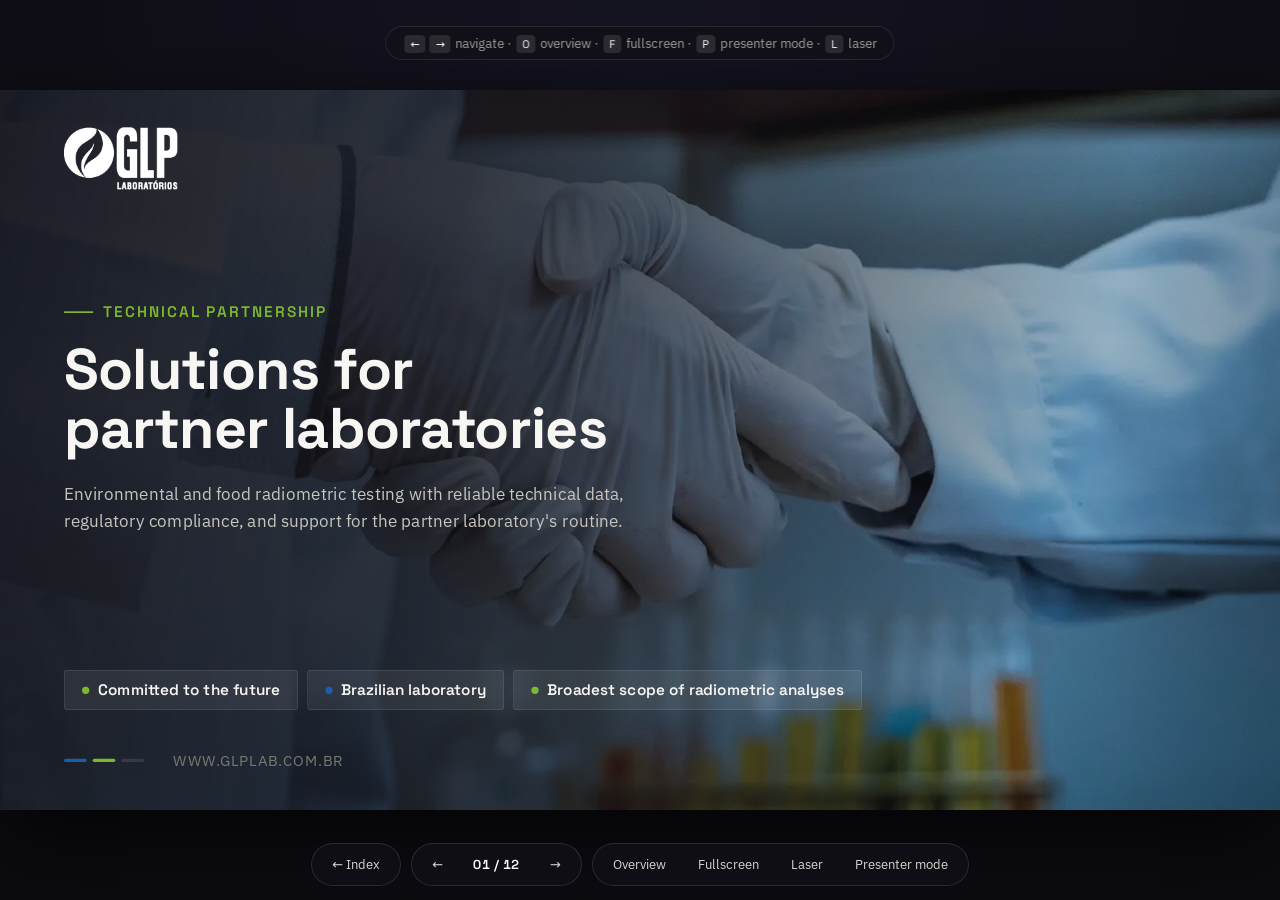
<file: laboratorios-parceiros-en.html>
<!doctype html><html lang="en"><head><meta charset="utf-8"><meta name="viewport" content="width=device-width,initial-scale=1"><meta name="robots" content="noindex,nofollow"><link rel="icon" href="[data-uri]"><link rel="stylesheet" href="assets/fonts.css"><style>*{margin:0;padding:0;box-sizing:border-box}img{max-width:100%}[hidden]{display:none!important}</style><title>GLP Laboratórios · Partner Laboratories</title>
<style>
:root{
  --ink:#14131a; --ink-2:#1e1c26; --bone:#F7F6F3; --paper:#FFFFFF;
  --blue:#1B5FA8; --blue-lo:#2a76c6; --green:#7CB92E; --green-lo:#95d143;
  --slate:#3d3b36; --mute:#5a5850; --mute-2:#6a6860; --faint:#8e8c83;
  --line:#e2e0d8; --shell:#0c0b10;
  --dsp:'Space Grotesk','Space Grotesk Fallback',system-ui,sans-serif;
  --body:'IBM Plex Sans','IBM Plex Sans Fallback',system-ui,sans-serif;
}
*{box-sizing:border-box}
html,body{height:100%}
body{margin:0;background:var(--shell);color:var(--bone);font-family:var(--body);overflow:hidden;
     -webkit-font-smoothing:antialiased}

/* ---------- shell ---------- */
.wrap{position:fixed;inset:0;overflow:hidden;
      background:radial-gradient(120% 90% at 50% 0%,#141320 0%,#0c0b10 62%)}
.stage{position:absolute;left:50%;top:50%;width:1920px;height:1080px;
       margin:-540px 0 0 -960px;transform-origin:center center;
       box-shadow:0 40px 120px rgba(0,0,0,.7);background:var(--bone);overflow:hidden}

/* ---------- slides ---------- */
.s{position:absolute;inset:0;overflow:hidden;opacity:0;visibility:hidden;
   transition:opacity .5s ease,transform .6s cubic-bezier(.22,.61,.36,1),filter .5s ease;
   transform:scale(1.015);filter:saturate(.8)}
.s.on{opacity:1;visibility:visible;transform:none;filter:none;z-index:2}
.s.dark{background:var(--ink);color:var(--bone)}
.s.light{background:var(--bone);color:var(--ink)}
.pad{position:absolute;inset:0;padding:84px 96px 104px;display:flex;flex-direction:column}
.fill{flex:1;display:flex;flex-direction:column;justify-content:center;min-height:0}
.foot.r{left:auto;right:64px;text-align:right}
.foot.r+.pg,.pg.l{right:auto;left:96px}
.casefig{border-radius:6px;overflow:hidden;position:relative;flex:1;min-height:0}
.casecard{margin:-58px 34px 0;position:relative;z-index:2;padding:32px 34px}

/* ---------- motion ---------- */
@keyframes rise{to{opacity:1;transform:none}}
@keyframes wipeX{to{clip-path:inset(0 0 0 0)}}
@keyframes kb{from{transform:scale(1.10) translate3d(0,0,0)}to{transform:scale(1.0)}}
@keyframes kb2{from{transform:scale(1.0)}to{transform:scale(1.09)}}
@keyframes drawX{to{transform:scaleX(1)}}
@keyframes glow{0%,100%{opacity:.5}50%{opacity:.85}}
.a{opacity:0;transform:translateY(26px)}
.s.on .a{animation:rise .78s cubic-bezier(.16,.84,.34,1) forwards;
         animation-delay:calc(var(--i,0)*85ms + 90ms)}
.wipe{clip-path:inset(0 100% 0 0)}
.s.on .wipe{animation:wipeX .85s cubic-bezier(.66,0,.25,1) forwards;
            animation-delay:calc(var(--i,0)*85ms + 160ms)}
.kb{transform:scale(1.10)}
.s.on .kb{animation:kb 22s cubic-bezier(.2,.5,.3,1) forwards}
.s.on .kb.rev{animation:kb2 24s ease-out forwards}
.drw{transform:scaleX(0);transform-origin:left center}
.s.on .drw{animation:drawX 1.3s cubic-bezier(.66,0,.25,1) forwards;animation-delay:.5s}
@media (prefers-reduced-motion:reduce){
  .a,.wipe,.kb,.drw{opacity:1!important;transform:none!important;clip-path:none!important;animation:none!important}
  .s{transition:opacity .2s linear}
}

/* ---------- media ---------- */
.ph{position:absolute;inset:0;background-size:cover;background-position:center;will-change:transform}
.scan{position:absolute;inset:0;pointer-events:none;mix-blend-mode:overlay;
  background-image:repeating-linear-gradient(115deg,rgba(255,255,255,.055) 0 1px,transparent 1px 3px)}
.vig{position:absolute;inset:0;pointer-events:none}
.grain{position:absolute;inset:0;pointer-events:none;opacity:.5;
  background-image:radial-gradient(rgba(255,255,255,.045) .5px,transparent .5px);background-size:3px 3px}

/* ---------- type ---------- */
.eye{display:flex;align-items:center;gap:12px;font-size:23px;letter-spacing:.14em;
     text-transform:uppercase;font-weight:600;color:var(--mute-2)}
.eye .dot{width:10px;height:10px;border-radius:50%;background:var(--blue);flex:0 0 auto}
.eye.g .dot{background:var(--green)}
.dark .eye{color:#8f8d84}
h1.t{font-family:var(--dsp);font-weight:700;font-size:86px;line-height:1.04;letter-spacing:-.015em;margin:0}
h2.t{font-family:var(--dsp);font-weight:700;font-size:56px;line-height:1.1;letter-spacing:-.012em;margin:0;text-wrap:balance}
h3{font-family:var(--dsp);font-weight:600;font-size:28px;line-height:1.25;margin:0}
p{margin:0;font-size:24px;line-height:1.58;color:var(--slate)}
.dark p{color:#C7C5BE}
.lead{font-size:26px;line-height:1.55;color:var(--mute)}
.dark .lead{color:#C7C5BE}
.sm{font-size:21px;line-height:1.5;color:var(--mute)}
b,strong{font-weight:600;color:var(--ink)}
.dark b,.dark strong{color:#fff}

/* ---------- chrome ---------- */
.logo{position:absolute;top:44px;right:64px;height:57px;width:auto;z-index:6;opacity:.55}
.logo.tl{left:96px;right:auto;top:56px;height:93px;opacity:1}
.foot{position:absolute;left:96px;bottom:44px;font-size:20px;letter-spacing:.02em;
      color:var(--faint);z-index:6;display:flex;align-items:center;gap:12px}
.foot::before{content:"";display:inline-block;width:7px;height:7px;border-radius:50%;
      background:var(--blue);box-shadow:13px 0 0 var(--green);margin-right:6px}
.dark .foot{color:#7a7870}
.pg{position:absolute;right:64px;bottom:44px;font-size:21px;color:var(--faint);z-index:6;
    font-family:var(--dsp);font-weight:600;font-variant-numeric:tabular-nums}
.dark .pg{color:#7a7870}
.dash{display:flex;gap:9px}
.dash i{width:34px;height:5px;border-radius:3px;background:var(--blue);display:block}
.dash i:nth-child(2){background:var(--green)}
.dash i:nth-child(3){background:#3a3846}

/* ---------- cards ---------- */
.card{background:var(--paper);border-radius:5px;padding:30px 32px;
      box-shadow:0 1px 3px rgba(20,19,26,.07),0 10px 30px -18px rgba(20,19,26,.28);
      transition:transform .35s cubic-bezier(.16,.84,.34,1),box-shadow .35s ease}
.card.tb{border-top:4px solid var(--blue)}
.card.tg{border-top:4px solid var(--green)}
.card.tk{border-top:4px solid var(--ink)}
.card.lb{border-left:4px solid var(--blue)}
.card.lg{border-left:4px solid var(--green)}
.card.lk{border-left:4px solid var(--ink)}
.num{width:54px;height:54px;border-radius:50%;display:grid;place-items:center;color:#fff;
     font-family:var(--dsp);font-weight:700;font-size:23px;flex:0 0 auto;
     font-variant-numeric:tabular-nums}
.nb{background:var(--blue)} .ng{background:var(--green)} .nk{background:var(--ink)}
.grid{display:grid;gap:20px}
.g2{grid-template-columns:repeat(2,1fr)} .g3{grid-template-columns:repeat(3,1fr)}
.g4{grid-template-columns:repeat(4,1fr)} .g5{grid-template-columns:repeat(5,1fr)}
.rail{display:flex;gap:20px}
.rail>i{width:4px;border-radius:2px;background:var(--green);flex:0 0 auto;display:block}
.rail.b>i{background:var(--blue)}
.chip{display:inline-flex;align-items:center;gap:13px;background:var(--ink);border-radius:5px;
      padding:14px 26px;color:var(--bone);font-family:var(--dsp);font-weight:600;font-size:23px}
.chip .d{width:11px;height:11px;border-radius:50%;background:var(--green);flex:0 0 auto}
.chip.b .d{background:var(--blue)}
.dark .chip{background:rgba(255,255,255,.07);border:1px solid rgba(255,255,255,.13)}
.ic{height:54px;width:auto;max-width:54px;object-fit:contain;align-self:flex-start;opacity:.9;flex:0 0 auto}
.ic.inv{filter:invert(1)}
.ic.big{height:74px;max-width:80px}
.markbox{background:var(--paper);border-radius:5px;display:flex;align-items:center;justify-content:center;
  padding:20px 24px;overflow:hidden;box-shadow:0 1px 3px rgba(20,19,26,.07);
  transition:transform .4s cubic-bezier(.16,.84,.34,1)}
.markbox img{max-width:100%;max-height:100%;width:auto;height:auto;object-fit:contain;display:block;
  filter:grayscale(1) contrast(1.05);opacity:.8;transition:filter .35s ease,opacity .35s ease}
.markbox:hover img{filter:none;opacity:1}
.markbox:hover{transform:translateY(-4px)}
.doc{border-radius:4px;overflow:hidden;background:#fff;box-shadow:0 2px 8px rgba(20,19,26,.12),0 24px 50px -28px rgba(20,19,26,.5)}
.doc img{display:block;width:100%;height:100%;object-fit:contain;background:#fff}

.mesh{position:absolute;inset:0;pointer-events:none;opacity:.6;
  background-image:linear-gradient(rgba(255,255,255,.045) 1px,transparent 1px),
                   linear-gradient(90deg,rgba(255,255,255,.045) 1px,transparent 1px);
  background-size:64px 64px;
  -webkit-mask-image:radial-gradient(ellipse 62% 58% at 50% 44%,#000 0%,transparent 78%);
  mask-image:radial-gradient(ellipse 62% 58% at 50% 44%,#000 0%,transparent 78%)}
.ctc{display:flex;flex-direction:column;align-items:center;gap:12px;
  background:rgba(255,255,255,.045);border:1px solid rgba(255,255,255,.1);
  border-radius:8px;padding:30px 22px}
.ctc .d{width:10px;height:10px;border-radius:50%}
.ctc .k{color:#8f8d84;font-size:20px;letter-spacing:.12em;text-transform:uppercase}
.ctc .v{color:#F7F6F3;font-size:25px;font-weight:600;text-align:center;line-height:1.3}

.gcard{background:rgba(255,255,255,.055);border:1px solid rgba(255,255,255,.12);
  border-radius:6px;padding:32px 32px 30px;display:flex;flex-direction:column}
.wb{background:#fff;border-radius:4px;padding:14px 18px;width:fit-content;
  display:flex;align-items:center;justify-content:center;min-height:96px}
.tags{display:flex;flex-wrap:wrap;gap:9px}
.tags span{display:inline-block;background:#eeece4;border-radius:4px;padding:8px 14px;
  font-size:20px;font-weight:500;color:var(--slate);font-variant-numeric:tabular-nums}
.dark .tags span{background:rgba(255,255,255,.09);color:#d8d6ce}

.tbl{display:flex;flex-direction:column;gap:2px;background:var(--line);border-radius:6px;overflow:hidden}
.tr{display:grid;grid-template-columns:260px 320px 1fr;gap:24px;background:var(--paper);
    padding:26px 30px;align-items:center}
.tr.th{background:var(--ink);color:#F7F6F3;padding:20px 30px;font-family:var(--dsp);
    font-weight:600;font-size:21px;letter-spacing:.1em;text-transform:uppercase}
.tr>div{font-size:23px;color:var(--slate)}
.tr.th>div{color:#c7c5be}
.badge{display:inline-block;padding:11px 22px;border-radius:5px;color:#fff;
    font-family:var(--dsp);font-weight:700;font-size:23px}

/* ---------- HUD ---------- */
.hud{position:fixed;left:0;right:0;bottom:0;z-index:50;display:flex;align-items:center;
     justify-content:center;gap:10px;padding:14px;opacity:0;transition:opacity .35s ease;
     pointer-events:none}
.hud.show{opacity:1;pointer-events:auto}
.hud .grp{display:flex;align-items:center;gap:4px;background:rgba(18,17,24,.82);
     border:1px solid rgba(255,255,255,.11);backdrop-filter:blur(14px);border-radius:999px;padding:6px}
.hud button{all:unset;cursor:pointer;color:#d8d6ce;font-family:var(--body);font-size:13px;
     padding:8px 14px;border-radius:999px;display:flex;align-items:center;gap:7px;line-height:1}
.hud button:hover{background:rgba(255,255,255,.1);color:#fff}
.hud button:focus-visible{outline:2px solid var(--green);outline-offset:2px}
.hud .idx{font-family:var(--dsp);font-weight:600;font-size:13px;color:#fff;padding:0 12px;
     font-variant-numeric:tabular-nums;letter-spacing:.04em}
.prog{position:fixed;top:0;left:0;height:3px;background:linear-gradient(90deg,var(--blue),var(--green));
     z-index:60;width:0;transition:width .5s cubic-bezier(.22,.61,.36,1);box-shadow:0 0 14px rgba(124,185,46,.5)}
.zone{position:fixed;top:0;bottom:0;width:16%;z-index:40;cursor:pointer}
.zone.l{left:0} .zone.r{right:0}

/* ---------- overview ---------- */
.ov{position:fixed;inset:0;z-index:70;background:rgba(9,8,13,.96);backdrop-filter:blur(8px);
    display:none;padding:56px;overflow:auto}
.ov.show{display:block}
.ov h4{font-family:var(--dsp);font-weight:600;font-size:15px;letter-spacing:.16em;
    text-transform:uppercase;color:#8f8d84;margin:0 0 26px}
.ovg{display:grid;grid-template-columns:repeat(auto-fill,minmax(260px,1fr));gap:20px}
.ovc{position:relative;cursor:pointer;border-radius:6px;overflow:hidden;background:#000;
    border:2px solid transparent;transition:border-color .2s ease,transform .25s ease}
.ovc:hover{transform:translateY(-3px)} .ovc:hover,.ovc.cur{border-color:var(--green)}
.ovc .fr{position:relative;width:100%;aspect-ratio:16/9;overflow:hidden}
.ovc .fr>*{position:absolute;top:0;left:0;width:1920px;height:1080px;transform-origin:top left}
.ovc .cap{display:flex;gap:9px;padding:9px 11px;font-size:12px;color:#c7c5be;background:#141320;
    align-items:baseline}
.ovc .cap b{font-family:var(--dsp);color:var(--green);font-size:11px;font-weight:700}
.hint{position:fixed;left:50%;top:26px;transform:translateX(-50%);z-index:65;font-size:12.5px;
    color:#a5a39b;background:rgba(18,17,24,.8);border:1px solid rgba(255,255,255,.1);
    padding:8px 16px;border-radius:999px;backdrop-filter:blur(10px);transition:opacity .6s ease}
.hud .homebtn{all:unset;cursor:pointer;color:#d8d6ce;font-family:var(--body);font-size:13px;padding:8px 14px;border-radius:999px;display:flex;align-items:center;gap:7px;line-height:1;text-decoration:none}.hud .homebtn:hover{background:rgba(255,255,255,.1);color:#fff}.hud .homebtn:focus-visible{outline:2px solid var(--green);outline-offset:2px}
.hint kbd{font-family:var(--dsp);font-size:11px;background:rgba(255,255,255,.11);
    padding:2px 6px;border-radius:4px;color:#fff;margin:0 2px}

/* ---------- modo apresentação: laser, tela preta, modo apresentador ---------- */
.laser{position:absolute;left:0;top:0;width:30px;height:30px;margin:-15px 0 0 -15px;border-radius:50%;
  background:radial-gradient(circle,#ff4a3d 0 30%,rgba(255,40,30,.55) 45%,rgba(255,40,30,0) 72%);
  box-shadow:0 0 22px 6px rgba(255,40,30,.45);z-index:90;pointer-events:none;display:none}
.laser.show{display:block}
.stage.lz{cursor:none}
.blk{position:absolute;inset:0;background:#000;z-index:80;display:none}
.blk.show{display:block}
.blk span{display:none}

body.pm{overflow:hidden;background:#0c0b10;color:#e9e7e0;font-family:var(--body)}
body.pm .prog,body.pm .zone,body.pm .hint,body.pm .hud{display:none!important}
.pmx{position:fixed;inset:0;display:grid;grid-template-columns:minmax(0,1.62fr) minmax(320px,1fr);
  grid-template-rows:auto minmax(0,1fr) auto;gap:16px;padding:16px 18px}
.pmx-top{grid-column:1/-1;display:flex;align-items:center;gap:18px;flex-wrap:wrap}
.pmx-ttl{font-family:var(--dsp);font-weight:600;font-size:15px;letter-spacing:.12em;text-transform:uppercase;color:#a5a39b;margin-right:auto}
.pmx-ttl b{color:#fff;font-weight:600}
.pmx-con{font-size:13px;color:#a5a39b;display:flex;align-items:center;gap:8px}
.pmx-con i{width:9px;height:9px;border-radius:50%;background:#d9534f;display:block}
.pmx-con.ok i{background:var(--green)}
.pmx-clock{font-family:var(--dsp);font-size:17px;color:#a5a39b;font-variant-numeric:tabular-nums}
.pmx-timer{display:flex;align-items:center;gap:8px;background:#17161e;border:1px solid #2a2833;border-radius:10px;padding:6px 8px 6px 14px}
.pmx-timer .tv{font-family:var(--dsp);font-weight:700;font-size:26px;color:#fff;font-variant-numeric:tabular-nums;min-width:118px}
.pmx-timer.paused .tv{color:#8e8c83}
.pmx button{all:unset;cursor:pointer;font-family:var(--body);font-size:14px;color:#e9e7e0;background:#1e1c26;
  border:1px solid #2f2d39;border-radius:8px;padding:8px 13px;line-height:1;display:inline-flex;align-items:center;gap:7px;white-space:nowrap}
.pmx button:hover{background:#2a2833;color:#fff}
.pmx button:focus-visible{outline:2px solid var(--green);outline-offset:2px}
.pmx button.on{background:var(--blue);border-color:var(--blue);color:#fff}
.pmx button.big{font-size:16px;padding:12px 22px}
.pmx kbd{font-family:var(--dsp);font-size:11px;background:rgba(255,255,255,.1);border-radius:4px;padding:2px 6px;color:#cfcdc6}
.pmx-cur{position:relative;min-height:0;display:flex;flex-direction:column;gap:8px}
.pmx-lab{font-size:12px;letter-spacing:.14em;text-transform:uppercase;color:#8e8c83;font-weight:600;display:flex;gap:10px;align-items:center}
.pmx-lab b{color:#e9e7e0;font-weight:600;letter-spacing:.06em}
.pmx-box{position:relative;flex:1;min-height:0;border-radius:8px;overflow:hidden;background:#000}
body.pm .wrap{position:absolute;inset:0;background:#000}
body.pm .stage{box-shadow:none}
body.pm .blk{background:rgba(0,0,0,.82)}
body.pm .blk span{display:flex;position:absolute;inset:0;align-items:center;justify-content:center;
  font-family:var(--dsp);font-size:64px;color:#fff;letter-spacing:.06em}
.pmx-side{display:flex;flex-direction:column;gap:14px;min-height:0}
.pmx-next{display:flex;flex-direction:column;gap:8px}
.pmx-nf{position:relative;width:100%;aspect-ratio:16/9;border-radius:6px;overflow:hidden;background:#000}
.pmx-nf>.s{width:1920px;height:1080px;transform-origin:0 0;position:absolute;left:0;top:0}
.pmx-end{position:absolute;inset:0;display:flex;align-items:center;justify-content:center;color:#8e8c83;font-size:15px}
.pmx-notes{flex:1;min-height:0;display:flex;flex-direction:column;gap:8px}
.pmx-nb{flex:1;min-height:0;overflow:auto;background:#15141b;border:1px solid #24222c;border-radius:8px;padding:16px 20px 16px 18px}
.pmx-nb ul{margin:0;padding:0 0 0 1.1em}
.pmx-nb li{font-size:var(--nfs,21px);line-height:1.45;color:#ecebe6;margin:0 0 .55em}
.pmx-nb li::marker{color:var(--green)}
.pmx-nb .none{color:#8e8c83;font-size:15px}
.pmx-fs{margin-left:auto;display:flex;gap:6px}
.pmx-fs button{padding:4px 9px;font-size:12px}
.pmx-bot{grid-column:1/-1;display:flex;align-items:center;gap:10px;flex-wrap:wrap}
.pmx-bot .ix{font-family:var(--dsp);font-weight:700;font-size:20px;color:#fff;min-width:92px;text-align:center;font-variant-numeric:tabular-nums}
.pmx-bot .sp{flex:1}
.pmx-help{font-size:12.5px;color:#8e8c83}
.pmx-tip{position:fixed;left:50%;top:70px;transform:translateX(-50%);z-index:95;max-width:640px;background:#1b1a22;
  border:1px solid #34323d;border-radius:12px;padding:18px 22px;font-size:14.5px;line-height:1.55;color:#d8d6ce;box-shadow:0 24px 60px rgba(0,0,0,.6)}
.pmx-tip b{color:#fff}
.pmx-tip ol{margin:8px 0 12px 1.2em;padding:0}
@media (max-width:900px){
  .pmx{grid-template-columns:1fr;grid-template-rows:auto minmax(220px,1fr) auto auto;overflow:auto}
}
</style>

</head><body><div class="prog" id="prog"></div>
<div class="wrap"><div class="stage" id="stage">

<!-- 01 -->
<section class="s dark" data-label="Cover">
  <div class="ph kb" data-bg="handshake"></div>
  <div class="scan"></div>
  <div class="vig" style="background:linear-gradient(100deg,rgba(20,19,26,.95) 0%,rgba(20,19,26,.84) 34%,rgba(20,19,26,.5) 62%,rgba(20,19,26,.24) 82%,rgba(20,19,26,.45) 100%)"></div>
  <img class="logo tl a" style="--i:0" data-src="glp_white" alt="GLP Laboratórios">
  <div style="position:absolute;left:96px;top:318px;width:1180px">
    <div class="a" style="--i:1;display:flex;align-items:center;gap:14px;margin-bottom:26px">
      <span class="wipe" style="--i:1;width:44px;height:3px;background:var(--green);display:block"></span>
      <span style="color:var(--green);font-family:var(--dsp);font-weight:600;font-size:23px;letter-spacing:.13em;text-transform:uppercase">Technical partnership</span>
    </div>
    <h1 class="t a" style="--i:2">Solutions for<br>partner laboratories</h1>
    <p class="a lead" style="--i:4;margin-top:32px;max-width:880px;color:#C7C5BE;font-size:26px">
      Environmental and food radiometric testing with reliable technical data,
      regulatory compliance, and support for the partner laboratory's routine.</p>
  </div>
  <div style="position:absolute;left:96px;bottom:150px;display:flex;gap:14px">
    <span class="chip a" style="--i:5"><i class="d"></i>Committed to the future</span>
    <span class="chip b a" style="--i:6"><i class="d"></i>Brazilian laboratory</span>
    <span class="chip a" style="--i:7"><i class="d"></i>Broadest scope of radiometric analyses</span>
  </div>
  <div style="position:absolute;left:96px;bottom:60px;display:flex;gap:44px;align-items:center">
    <span class="dash a" style="--i:8"><i></i><i></i><i></i></span>
    <span class="a" style="--i:8;color:#7a7870;font-size:22px;letter-spacing:.07em">WWW.GLPLAB.COM.BR</span>
  </div>
</section>

<!-- 02 -->
<section class="s light" data-label="Value proposition">
  <img class="logo" data-src="glp_color" alt="">
  <div style="position:absolute;left:0;top:0;bottom:0;width:56%;padding:92px 68px 92px 96px;display:flex;flex-direction:column;justify-content:center">
    <div class="eye a" style="--i:0"><i class="dot"></i>02 · Value proposition</div>
    <h2 class="t a" style="--i:1;margin-top:20px">Technical partnership for<br>critical needs</h2>
    <p class="a" style="--i:2;margin-top:26px;font-size:25px;max-width:780px">Technical and regulatory assurance as a differentiator for partner laboratories.</p>
    <div style="display:flex;flex-direction:column;gap:18px;margin-top:40px">
      <div class="card a" style="--i:3;display:flex;gap:24px;align-items:flex-start;padding:26px 30px">
        <span class="num nb">01</span><p style="font-size:24px;padding-top:8px">Specialization in environmental radiometric testing</p></div>
      <div class="card a" style="--i:4;display:flex;gap:24px;align-items:flex-start;padding:26px 30px">
        <span class="num nb">02</span><p style="font-size:24px;padding-top:8px">International expertise in the analytical and regulatory fields of radiation protection</p></div>
      <div class="card a" style="--i:5;display:flex;gap:24px;align-items:flex-start;padding:26px 30px">
        <span class="num nb">03</span><p style="font-size:24px;padding-top:8px">Operations driven by compliance, traceability, and quality</p></div>
      <div class="card a" style="--i:6;display:flex;gap:24px;align-items:flex-start;padding:26px 30px">
        <span class="num nb">04</span><p style="font-size:24px;padding-top:8px"><b>Complementary model</b>, without competing with the partner laboratory's routine work</p></div>
    </div>
  </div>
  <div style="position:absolute;right:0;top:0;bottom:0;width:44%;overflow:hidden">
    <div class="ph kb" data-bg="lab_blue"></div>
    <div class="vig" style="background:linear-gradient(180deg,rgba(20,19,26,0) 58%,rgba(20,19,26,.42) 100%)"></div>
  </div>
  <div class="foot">GLP Laboratórios · Partner Laboratories</div>
  <div class="pg" style="right:auto;left:calc(56% - 40px)">02</div>
</section>

<!-- 03 -->
<section class="s light" data-label="Food">
  <img class="logo" data-src="glp_color" alt="">
  <div class="pad">
    <div class="eye g a" style="--i:0"><i class="dot"></i>03 · Our solutions</div>
    <h2 class="t a" style="--i:1;margin-top:18px">Food testing</h2>
    <p class="a lead" style="--i:2;margin-top:16px;max-width:1080px">Food safety control through radiometric methods.</p>
    <div style="margin-top:40px;display:grid;grid-template-columns:1.05fr .95fr;gap:34px;align-items:stretch">
      <div style="display:flex;flex-direction:column;gap:16px">
        <div class="card lg a" style="--i:3;padding:24px 28px;min-height:118px;display:flex;align-items:center"><p style="font-size:23px">Meeting <b>national and international</b> quality and safety requirements.</p></div>
        <div class="card lb a" style="--i:4;padding:24px 28px;min-height:118px;display:flex;align-items:center"><p style="font-size:23px">Reliable technical reports for assessing radioactivity in food.</p></div>
        <div class="card lg a" style="--i:5;padding:24px 28px;min-height:118px;display:flex;align-items:center"><p style="font-size:23px">Support for the <b>export</b> process in line with importing countries' criteria.</p></div>
        <div class="card lb a" style="--i:6;padding:24px 28px;min-height:118px;display:flex;align-items:center"><p style="font-size:23px">Validated methods and metrological traceability of samples.</p></div>
      </div>
      <div class="card a" style="--i:7;padding:40px 40px;align-self:stretch;display:flex;flex-direction:column;justify-content:space-between">
        <div>
          <div class="sm" style="letter-spacing:.13em;text-transform:uppercase;font-weight:600;color:var(--mute-2)">Main radiometric determinations</div>
          <div class="tags" style="margin-top:22px">
            <span>Cs-134</span><span>Cs-137</span><span>I-131</span><span>Sr-89</span><span>Sr-90</span>
            <span>Ru-103</span><span>Ru-106</span><span>Am-241</span><span>Pu-238</span><span>Pu-239</span>
            <span>Pu-240</span><span>K-40</span><span>Ac-228</span>
          </div>
        </div>
        <div>
          <div style="height:1px;background:var(--line)"></div>
          <div class="rail" style="margin-top:26px"><i></i>
            <p class="sm">Matrices: meat products, dairy, grains and cereals, beverages, fruits and vegetables.</p></div>
        </div>
      </div>
    </div>
  </div>
  <div class="foot">GLP Laboratórios · Partner Laboratories</div><div class="pg">03</div>
</section>

<!-- 04 -->
<section class="s light" data-label="Required testing">
  <img class="logo" data-src="glp_color" alt="">
  <div class="pad">
    <div class="eye a" style="--i:0"><i class="dot"></i>04 · Requirements</div>
    <h2 class="t a" style="--i:1;margin-top:18px">Required testing for food</h2>
    <p class="a lead" style="--i:2;margin-top:16px;max-width:1080px">Examples of radiometric requirements for food products of Brazilian origin.</p>
    <div class="fill" style="margin-top:40px;justify-content:center">
      <div class="tbl">
        <div class="tr th a" style="--i:3"><div>Body / regulator</div><div>Category</div><div>Radionuclides analyzed</div></div>
        <div class="tr a" style="--i:4">
          <div><span class="badge nb">FDA</span></div>
          <div>Food in general</div>
          <div class="tags"><span>I-131</span><span>Cs-134 + Cs-137</span><span>Ru-106 + Ru-103</span><span>Sr-90</span><span>Pu-238 + Pu-239 + Am-241</span></div>
        </div>
        <div class="tr a" style="--i:5">
          <div><span class="badge ng">FAO</span></div>
          <div>Food in general</div>
          <div class="tags"><span>Pu-238 + Pu-239 + Pu-240 + Am-241</span><span>Sr-90 + Ru-106 + I-129 + I-131 + U-235</span><span>S-35 + Co-60 + Sr-89 + Ru-103 + Cs-134 + Cs-137 + Ce-144 + Ir-192</span></div>
        </div>
        <div class="tr a" style="--i:6">
          <div><span class="badge nk">European Union</span></div>
          <div>Infant, dairy, and liquid foods</div>
          <div class="tags"><span>Cs-134 + Cs-137</span><span>Sr-90</span><span>I-131</span><span>Pu-239 + Am-241</span></div>
        </div>
      </div>
      <p class="sm a" style="--i:7;margin-top:26px;font-style:italic">Illustrative examples: the required set varies according to the importing country and the product matrix.</p>
    </div>
  </div>
  <div class="foot">GLP Laboratórios · Partner Laboratories</div><div class="pg">04</div>
</section>

<!-- 05 -->
<section class="s light" data-label="Environmental testing">
  <div style="position:absolute;left:0;top:0;bottom:0;width:42%;overflow:hidden">
    <div class="ph kb rev" data-bg="seedling"></div>
    <div class="vig" style="background:linear-gradient(180deg,rgba(20,19,26,0) 58%,rgba(20,19,26,.4) 100%)"></div>
  </div>
  <img class="logo" data-src="glp_color" alt="">
  <div style="position:absolute;left:42%;right:0;top:0;bottom:0;padding:88px 96px 88px 72px;display:flex;flex-direction:column;justify-content:center">
    <div class="eye g a" style="--i:0"><i class="dot"></i>05 · Environmental</div>
    <h2 class="t a" style="--i:1;margin-top:20px">Environmental testing</h2>
    <p class="a" style="--i:2;margin-top:22px;font-size:24px;max-width:860px">Low radiological risk, drinking water, and environmental matrices.</p>
    <div class="grid g2" style="margin-top:30px;gap:16px">
      <div class="card lg a" style="--i:3;padding:22px 24px"><p class="sm" style="font-weight:600;color:var(--ink)">Gross alpha and beta radioactivity; Tritium (H-3); Radon (Rn-222)</p></div>
      <div class="card lb a" style="--i:4;padding:22px 24px"><p class="sm" style="font-weight:600;color:var(--ink)">Radionuclides from the Uranium and Thorium series</p></div>
      <div class="card lg a" style="--i:5;padding:22px 24px"><p class="sm" style="font-weight:600;color:var(--ink)">Total Uranium and Thorium in environmental matrices</p></div>
      <div class="card lb a" style="--i:6;padding:22px 24px"><p class="sm" style="font-weight:600;color:var(--ink)">Soils, water, sediments, food, and vegetation</p></div>
    </div>
    <div class="grid g2 a" style="--i:7;margin-top:26px;gap:16px">
      <div style="background:#eeece4;border-radius:5px;padding:22px 24px">
        <div class="sm" style="letter-spacing:.13em;text-transform:uppercase;font-weight:600;color:var(--mute-2)">Brazil</div>
        <p class="sm" style="margin-top:9px;color:var(--ink);font-weight:600">Portaria GM/MS nº 888/2021 and ANSN NN 3.01/2024</p></div>
      <div style="background:#eeece4;border-radius:5px;padding:22px 24px">
        <div class="sm" style="letter-spacing:.13em;text-transform:uppercase;font-weight:600;color:var(--mute-2)">European Union</div>
        <p class="sm" style="margin-top:9px;color:var(--ink);font-weight:600">Directive 2013/51/Euratom</p></div>
    </div>
    <div class="a" style="--i:8;margin-top:26px;display:flex;align-items:center;gap:18px;background:var(--ink);border-radius:5px;padding:22px 28px">
      <span style="width:11px;height:11px;border-radius:50%;background:var(--green);flex:0 0 auto"></span>
      <p style="color:#F7F6F3;font-size:23px"><b style="color:#fff">Technical differentiator:</b> Cgcre accreditation for these tests, in accordance with ABNT NBR ISO/IEC 17025.</p>
    </div>
  </div>
  <div class="foot" style="left:calc(42% + 72px)">GLP Laboratórios · Partner Laboratories</div><div class="pg">05</div>
</section>

<!-- 06 -->
<section class="s dark" data-label="Accreditations">
  <div class="ph kb rev" data-bg="lab_glass" style="opacity:.26"></div>
  <div class="vig" style="background:linear-gradient(90deg,rgba(20,19,26,.97) 28%,rgba(20,19,26,.78) 100%)"></div>
  <div class="grain"></div>
  <img class="logo" data-src="glp_white" alt="" style="opacity:.7">
  <div class="pad">
    <div class="eye g a" style="--i:0"><i class="dot"></i>06 · Accreditations</div>
    <h2 class="t a" style="--i:1;margin-top:18px;color:#F7F6F3">From sampling to results</h2>
    <p class="a lead" style="--i:2;margin-top:16px;max-width:1060px">A structure focused on technical quality, with an accredited scope that strengthens confidence in traceable and auditable results.</p>
    <div class="grid g4 fill" style="margin-top:48px;gap:22px;align-content:center">
      <div class="a gcard" style="--i:3">
        <div class="wb"><img data-src="iso17025" alt="ISO/IEC 17025" style="height:104px"></div>
        <div style="font-family:var(--dsp);font-weight:700;font-size:25px;color:#fff;margin-top:22px">ABNT NBR ISO/IEC 17025</div>
        <p class="sm" style="color:#a5a39b;margin-top:8px">Accreditation certificate · CRL 1266</p></div>
      <div class="a gcard" style="--i:4">
        <div class="wb"><img data-src="ansn" alt="ANSN" style="height:88px"></div>
        <div style="font-family:var(--dsp);font-weight:700;font-size:25px;color:#fff;margin-top:22px">ANSN</div>
        <p class="sm" style="color:#a5a39b;margin-top:8px">Licensed facility</p></div>
      <div class="a gcard" style="--i:5">
        <div class="wb"><img data-src="almera" alt="ALMERA" style="height:74px"></div>
        <div style="font-family:var(--dsp);font-weight:700;font-size:25px;color:#fff;margin-top:22px">ALMERA</div>
        <p class="sm" style="color:#a5a39b;margin-top:8px">International analytical network</p></div>
      <div class="a gcard" style="--i:6">
        <div class="wb"><img data-src="iaea" alt="IAEA" style="height:92px"></div>
        <div style="font-family:var(--dsp);font-weight:700;font-size:25px;color:#fff;margin-top:22px">IAEA</div>
        <p class="sm" style="color:#a5a39b;margin-top:8px">Reference in environmental radioactivity</p></div>
    </div>
    <div style="display:flex;gap:16px;margin-top:34px;align-items:flex-end">
      <div class="a" style="--i:7;display:flex;gap:14px">
        <div class="doc" style="height:172px;width:126px;padding:7px"><img data-src="cert_cgcre" alt="Cgcre certificate"></div>
        <div class="doc" style="height:172px;width:126px;padding:7px"><img data-src="cert_iaea1" alt="IAEA certificate"></div>
        <div class="doc" style="height:172px;width:126px;padding:7px"><img data-src="cert_iaea2" alt="IAEA certificate"></div>
        <div class="doc" style="height:172px;width:126px;padding:7px"><img data-src="cert_era" alt="ERA certificate"></div>
      </div>
      <p class="a" style="--i:8;color:#a5a39b;font-size:22px;max-width:800px;padding-bottom:8px">Accreditation certificates and proficiency testing program participation certificates.</p>
    </div>
  </div>
  <div class="foot">GLP Laboratórios · Partner Laboratories</div><div class="pg">06</div>
</section>

<!-- 07 -->
<section class="s light" data-label="Quality and model">
  <img class="logo" data-src="glp_color" alt="">
  <div class="pad">
    <div class="eye a" style="--i:0"><i class="dot"></i>07 · Quality</div>
    <h2 class="t a" style="--i:1;margin-top:18px">Quality and operating model</h2>
    <p class="a lead" style="--i:2;margin-top:16px;max-width:1080px">Analytical excellence for requirements that demand method, control, and documentation.</p>
    <div class="grid g3 fill" style="margin-top:40px;gap:22px;align-content:stretch;align-items:stretch">
      <div class="card tb a" style="--i:3;padding:34px 34px;display:flex;flex-direction:column;justify-content:center;gap:20px"><span class="num nb">01</span><h3 style="font-size:27px">Validated analytical methods</h3></div>
      <div class="card tg a" style="--i:4;padding:34px 34px;display:flex;flex-direction:column;justify-content:center;gap:20px"><span class="num ng">02</span><h3 style="font-size:27px">Metrological traceability of samples</h3></div>
      <div class="card tb a" style="--i:5;padding:34px 34px;display:flex;flex-direction:column;justify-content:center;gap:20px"><span class="num nb">03</span><h3 style="font-size:27px">Compliance with applicable standards and guidelines</h3></div>
      <div class="card tg a" style="--i:6;padding:34px 34px;display:flex;flex-direction:column;justify-content:center;gap:20px"><span class="num ng">04</span><h3 style="font-size:27px">Execution according to established procedures</h3></div>
      <div class="card tb a" style="--i:7;padding:34px 34px;display:flex;flex-direction:column;justify-content:center;gap:20px"><span class="num nb">05</span><h3 style="font-size:27px">Clear, consistent, and auditable technical reports</h3></div>
      <div class="card tg a" style="--i:8;padding:34px 34px;display:flex;flex-direction:column;justify-content:center;gap:20px"><span class="num ng">06</span><h3 style="font-size:27px">Support with regulatory interpretation and classification</h3></div>
    </div>
    <div class="rail a" style="--i:9;margin-top:36px"><i></i>
      <p style="max-width:1250px">Analytical rigor, regulatory insight, and technical communication all on the <b>same track</b>.</p></div>
  </div>
  <div class="foot">GLP Laboratórios · Partner Laboratories</div><div class="pg">07</div>
</section>

<!-- 08 -->
<section class="s light" data-label="Who we are">
  <img class="logo" data-src="glp_color" alt="">
  <div style="position:absolute;left:0;top:0;bottom:0;width:56%;padding:92px 68px 92px 96px;display:flex;flex-direction:column;justify-content:center">
    <div class="eye g a" style="--i:0"><i class="dot"></i>08 · Who we are</div>
    <h2 class="t a" style="--i:1;margin-top:20px">Institutional profile</h2>
    <p class="a" style="--i:2;margin-top:24px;font-size:25px;max-width:780px">Work dedicated to technical collaboration with partner laboratories.</p>
    <div style="display:flex;flex-direction:column;gap:16px;margin-top:38px">
      <div class="card lb a" style="--i:3;padding:24px 28px"><p style="font-size:23px">A laboratory focused on <b>environmental radiometric testing</b>.</p></div>
      <div class="card lg a" style="--i:4;padding:24px 28px"><p style="font-size:23px">A structure driven by quality, traceability, and regulatory compliance.</p></div>
      <div class="card lb a" style="--i:5;padding:24px 28px"><p style="font-size:23px">A technical team experienced in both national and international contexts.</p></div>
      <div class="card lg a" style="--i:6;padding:24px 28px"><p style="font-size:23px">Scope accredited by <b>Cgcre</b> in accordance with ABNT NBR ISO/IEC 17025.</p></div>
      <div class="card lb a" style="--i:7;padding:24px 28px"><p style="font-size:23px">Specialization that <b>expands the partner's technical capacity</b>.</p></div>
    </div>
  </div>
  <div style="position:absolute;right:0;top:0;bottom:0;width:44%;overflow:hidden">
    <div class="ph kb" data-bg="corridor"></div>
    <div class="vig" style="background:linear-gradient(180deg,rgba(20,19,26,0) 58%,rgba(20,19,26,.42) 100%)"></div>
  </div>
  <div class="foot">GLP Laboratórios · Partner Laboratories</div>
  <div class="pg" style="right:auto;left:calc(56% - 40px)">08</div>
</section>

<!-- 09 -->
<section class="s light" data-label="Partnership principles">
  <img class="logo" data-src="glp_color" alt="">
  <div class="pad">
    <div class="eye a" style="--i:0"><i class="dot"></i>09 · Principles</div>
    <h2 class="t a" style="--i:1;margin-top:18px">Partnership principles</h2>
    <p class="a lead" style="--i:2;margin-top:16px;max-width:1120px">A partnership built to be complementary, collaborative, and transparent. GLP acts as specialized technical support, <b>not as a competitor</b>.</p>
    <div class="grid g2 fill" style="margin-top:44px;gap:26px;align-content:stretch;align-items:stretch">
      <div class="card a" style="--i:3;display:flex;gap:28px;padding:44px 46px;align-items:center">
        <span class="num nb" style="width:58px;height:58px;font-size:24px">01</span>
        <div><h3 style="font-size:29px">Portfolio expansion</h3><p style="margin-top:12px;font-size:23px">Backed by a technical partner you can trust.</p></div></div>
      <div class="card a" style="--i:4;display:flex;gap:28px;padding:44px 46px;align-items:center">
        <span class="num ng" style="width:58px;height:58px;font-size:24px">02</span>
        <div><h3 style="font-size:29px">Critical needs</h3><p style="margin-top:12px;font-size:23px">Support for specialized testing outside routine work.</p></div></div>
      <div class="card a" style="--i:5;display:flex;gap:28px;padding:44px 46px;align-items:center">
        <span class="num nb" style="width:58px;height:58px;font-size:24px">03</span>
        <div><h3 style="font-size:29px">Risk reduction</h3><p style="margin-top:12px;font-size:23px">Processes aligned with regulatory requirements.</p></div></div>
      <div class="card a" style="--i:6;display:flex;gap:28px;padding:44px 46px;align-items:center">
        <span class="num ng" style="width:58px;height:58px;font-size:24px">04</span>
        <div><h3 style="font-size:29px">Reliable support</h3><p style="margin-top:12px;font-size:23px">Recurring projects and one-off requests.</p></div></div>
    </div>
  </div>
  <div class="foot">GLP Laboratórios · Partner Laboratories</div><div class="pg">09</div>
</section>

<!-- 10 -->
<section class="s light" data-label="Operating models">
  <img class="logo" data-src="glp_color" alt="">
  <div class="pad">
    <div class="eye g a" style="--i:0"><i class="dot"></i>10 · Models</div>
    <h2 class="t a" style="--i:1;margin-top:18px">Operating models</h2>
    <p class="a lead" style="--i:2;margin-top:16px;max-width:1080px">Flexibility according to the partner laboratory's needs.</p>
    <div class="grid g4 fill" style="margin-top:44px;gap:22px;align-content:center">
      <div class="card tb a" style="--i:3;padding:36px 34px 34px;display:flex;flex-direction:column;gap:18px">
        <img class="ic" data-src="ic_analysis" alt="">
        <h3 style="font-size:27px">On demand</h3>
        <p style="font-size:22px">One-off engagement for specific testing and non-recurring needs.</p></div>
      <div class="card tg a" style="--i:4;padding:36px 34px 34px;display:flex;flex-direction:column;gap:18px">
        <img class="ic" data-src="ic_radiation" alt="">
        <h3 style="font-size:27px">Ongoing partnership</h3>
        <p style="font-size:22px">Structured technical workflow for frequent needs.</p></div>
      <div class="card tb a" style="--i:5;padding:36px 34px 34px;display:flex;flex-direction:column;gap:18px">
        <img class="ic" data-src="ic_env" alt="">
        <h3 style="font-size:27px">Environmental projects</h3>
        <p style="font-size:22px">Support for radiometric campaigns, programs, and studies.</p></div>
      <div class="card tg a" style="--i:6;padding:36px 34px 34px;display:flex;flex-direction:column;gap:18px">
        <svg class="ic" width="54" height="54" viewBox="0 0 24 24" fill="none" stroke="#14131a" stroke-width="1.7" stroke-linecap="round" stroke-linejoin="round"><path d="M9 3.6h6a1 1 0 0 1 1 1v1.2H8V4.6a1 1 0 0 1 1-1Z"/><rect x="5.5" y="4.8" width="13" height="16" rx="1.6"/><path d="M8.4 11.5l2.1 2.1 4.1-4.4"/></svg>
        <h3 style="font-size:27px">Audits and requirements</h3>
        <p style="font-size:22px">Technical documentation and guidance on applicable requirements.</p></div>
    </div>
    <div class="rail b a" style="--i:7;margin-top:36px"><i></i>
      <p style="max-width:1250px">GLP fits its radiometric expertise into the partner's operation with <b>clarity and predictability</b>.</p></div>
  </div>
  <div class="foot">GLP Laboratórios · Partner Laboratories</div><div class="pg">10</div>
</section>

<!-- 11 -->
<section class="s dark" data-label="Closing">
  <div class="ph kb rev" data-bg="lab_yellow" style="opacity:.5"></div>
  <div class="scan"></div>
  <div class="vig" style="background:linear-gradient(100deg,rgba(20,19,26,.95) 0%,rgba(20,19,26,.8) 44%,rgba(20,19,26,.45) 72%,rgba(20,19,26,.24) 100%)"></div>
  <img class="logo tl a" style="--i:0" data-src="glp_white" alt="">
  <div style="position:absolute;left:96px;top:0;bottom:0;width:1220px;display:flex;flex-direction:column;justify-content:center">
    <h2 class="t a" style="--i:1;color:#F7F6F3;font-size:62px;line-height:1.18">We bring together radiometric expertise,<br>regulatory insight, and collaborative work.</h2>
    <p class="a" style="--i:3;margin-top:32px;font-size:27px;line-height:1.55;color:#C7C5BE;max-width:920px">To support environmental laboratories in delivering safe, compliant technical results.</p>
    <div class="a" style="--i:4;margin-top:40px;font-family:var(--dsp);font-weight:600;font-size:27px;color:var(--green)">GLP Laboratórios</div>
    <p class="a" style="--i:5;margin-top:10px;font-size:23px;color:#8f8d84;font-style:italic">More than analysis — we deliver confidence in every result.</p>
  </div>
  <div style="position:absolute;left:96px;bottom:60px"><span class="dash a" style="--i:6"><i></i><i></i><i></i></span></div>
  <div class="pg">11</div>
</section>

<!-- 12 -->
<section class="s dark" data-label="Contact">
  <div class="mesh"></div>
  <div class="vig" style="background:radial-gradient(ellipse 70% 55% at 50% 42%,rgba(27,95,168,.26) 0%,rgba(124,185,46,.09) 38%,rgba(20,19,26,0) 68%)"></div>
  <div class="grain"></div>
  <div style="position:absolute;inset:0;display:flex;flex-direction:column;align-items:center;justify-content:center;padding:0 96px">
    <img class="a" style="--i:0;height:126px;width:auto;margin-bottom:48px" data-src="glp_white" alt="GLP Laboratórios">
    <h2 class="t a" style="--i:1;font-size:50px;text-align:center;color:#F7F6F3;line-height:1.15">Let's build<br>this partnership.</h2>
    <span class="drw" style="display:block;height:2px;width:340px;margin-top:42px;background:linear-gradient(90deg,transparent,var(--blue),var(--green),transparent)"></span>
    <div style="display:grid;grid-template-columns:repeat(2,1fr);gap:24px;margin-top:58px;width:100%;max-width:900px">
      <div class="a ctc" style="--i:3"><span class="d" style="background:var(--green)"></span>
        <span class="k">Email</span><span class="v">vendas@glplab.com.br</span></div>
      <div class="a ctc" style="--i:4"><span class="d" style="background:var(--blue)"></span>
        <span class="k">Phone</span><span class="v">+55 19 98455-9001</span></div>
    </div>
    <div class="a" style="--i:5;margin-top:66px;text-align:center">
      <div style="font-family:var(--dsp);font-weight:700;font-size:32px;color:#F7F6F3">www.glplab.com.br</div>
      <span class="dash" style="justify-content:center;margin-top:26px;display:flex"><i></i><i></i><i></i></span>
    </div>
  </div>
  <div class="pg">12</div>
</section>

</div></div>

<div class="zone l" id="zl" aria-hidden="true"></div>
<div class="zone r" id="zr" aria-hidden="true"></div>
<div class="hint" id="hint"><kbd>←</kbd><kbd>→</kbd> navigate · <kbd>O</kbd> overview · <kbd>F</kbd> fullscreen · <kbd>P</kbd> presenter mode · <kbd>L</kbd> laser</div>
<nav class="hud" id="hud" aria-label="Presentation controls">
  <div class="grp"><a class="homebtn" href="index.html" title="Back to index">← Index</a></div>
  <div class="grp"><button id="bPrev" title="Previous slide (←)" aria-label="Previous slide">←</button>
    <span class="idx" id="idx">01 / 12</span>
    <button id="bNext" title="Next slide (→)" aria-label="Next slide">→</button></div>
  <div class="grp"><button id="bOv" title="Overview (O)">Overview</button>
    <button id="bFs" title="Fullscreen (F)">Fullscreen</button></div>
</nav>
<div class="ov" id="ov" role="dialog" aria-label="Slide overview">
  <h4>GLP Laboratórios · Partner Laboratories — 12 slides</h4>
  <div class="ovg" id="ovg"></div>
</div>

<script>
(function(){
  "use strict";
  var A = {"almera": "assets/d6f54334d9b3.webp", "ansn": "assets/45a362988c8f.webp", "cert_cgcre": "assets/82b4fe0439ab.webp", "cert_era": "assets/89a446dea421.webp", "cert_iaea1": "assets/e691fb2cf19b.webp", "cert_iaea2": "assets/f6f6dfbff1db.webp", "corridor": "assets/e8cfa6d630ef.webp", "glp_color": "assets/037860b27494.webp", "glp_white": "assets/b8f279db4a04.webp", "handshake": "assets/44527f927fc7.webp", "iaea": "assets/c1159d6070f2.webp", "ic_analysis": "assets/b69bd1980eb5.webp", "ic_env": "assets/ccb4e49bac3c.webp", "ic_radiation": "assets/4d0ff3259818.webp", "iso17025": "assets/0f32a5776728.webp", "lab_blue": "assets/05c07ed3aa08.webp", "lab_glass": "assets/83661a01dcc3.webp", "lab_yellow": "assets/32d31c171efc.webp", "seedling": "assets/4d9e3b4306ed.webp"};

  /* ---- resolve embedded media ---- */
  document.querySelectorAll('[data-bg]').forEach(function(el){
    var u = A[el.getAttribute('data-bg')];
    if (u) el.style.backgroundImage = 'url("'+u+'")';
  });
  document.querySelectorAll('img[data-src]').forEach(function(el){
    var u = A[el.getAttribute('data-src')];
    if (u) el.src = u;
  });

  var stage = document.getElementById('stage');
  var slides = Array.prototype.slice.call(stage.querySelectorAll('.s'));
  var N = slides.length;
  var cur = 0;
  var prog = document.getElementById('prog');
  var idx  = document.getElementById('idx');
  var hud  = document.getElementById('hud');
  var ov   = document.getElementById('ov');
  var ovg  = document.getElementById('ovg');
  var hint = document.getElementById('hint');

  function pad(n){ return (n<10?'0':'')+n; }

  /* Em about:srcdoc (visualizador de artifact) e em iframes com sandbox o
     documento não tem URL própria: replaceState lança SecurityError. Aqui o
     deep link é um extra, então falha em silêncio e o deck segue funcionando. */
  var canHash = true;
  function setHash(n){
    if (!canHash) return;
    try { history.replaceState(null, '', '#' + n); }
    catch (e) { canHash = false; }
  }

  /* ---- fit stage to viewport ---- */
  var wrapEl = stage.parentNode;
  function fit(){
    var w = wrapEl.clientWidth || window.innerWidth, h = wrapEl.clientHeight || window.innerHeight;
    var s = Math.min(w/1920, h/1080);
    stage.style.transform = 'scale('+s+')';
  }
  window.addEventListener('resize', fit, {passive:true});
  fit();

  /* ---- navigation ---- */
  function go(n, push){
    n = Math.max(0, Math.min(N-1, n));
    if (n === cur && slides[cur].classList.contains('on')) return;
    slides.forEach(function(s,i){ s.classList.toggle('on', i===n); });
    cur = n;
    prog.style.width = ((n)/(N-1)*100) + '%';
    idx.textContent = pad(n+1)+' / '+pad(N);
    Array.prototype.forEach.call(ovg.children, function(c,i){ c.classList.toggle('cur', i===n); });
    if (push !== false) setHash(n+1);
    if (window.__onGo) window.__onGo(n);
  }
  function next(){ go(cur+1); }
  function prev(){ go(cur-1); }

  document.getElementById('bNext').onclick = next;
  document.getElementById('bPrev').onclick = prev;
  document.getElementById('zr').onclick = next;
  document.getElementById('zl').onclick = prev;

  document.addEventListener('keydown', function(e){
    if (e.metaKey || e.ctrlKey || e.altKey) return;
    var k = e.key;
    if (k==='ArrowRight'||k==='PageDown'||k===' '||k==='Enter'){ e.preventDefault(); next(); }
    else if (k==='ArrowLeft'||k==='PageUp'||k==='Backspace'){ e.preventDefault(); prev(); }
    else if (k==='Home'){ e.preventDefault(); go(0); }
    else if (k==='End'){ e.preventDefault(); go(N-1); }
    else if (k==='o'||k==='O'){ e.preventDefault(); toggleOv(); }
    else if (k==='f'||k==='F'){ e.preventDefault(); fs(); }
    else if (k==='Escape'){ ov.classList.remove('show'); }
  });

  /* ---- touch ---- */
  var tx=0, ty=0;
  document.addEventListener('touchstart', function(e){ tx=e.changedTouches[0].clientX; ty=e.changedTouches[0].clientY; }, {passive:true});
  document.addEventListener('touchend', function(e){
    var dx=e.changedTouches[0].clientX-tx, dy=e.changedTouches[0].clientY-ty;
    if (Math.abs(dx)>56 && Math.abs(dx)>Math.abs(dy)) { dx<0 ? next() : prev(); }
  }, {passive:true});

  /* ---- fullscreen ---- */
  function fs(){
    try {
      var r = document.fullscreenElement
        ? document.exitFullscreen()
        : (document.documentElement.requestFullscreen && document.documentElement.requestFullscreen());
      if (r && r.catch) r.catch(function(){});
    } catch (e) {}
  }
  document.getElementById('bFs').onclick = fs;

  /* ---- overview ---- */
  var built = false;
  function buildOv(){
    if (built) return; built = true;
    slides.forEach(function(s,i){
      var c = document.createElement('div'); c.className='ovc';
      var fr = document.createElement('div'); fr.className='fr';
      var cl = s.cloneNode(true);
      cl.classList.add('on'); cl.style.opacity='1'; cl.style.visibility='visible';
      cl.style.filter='none'; cl.style.transition='none';
      cl.querySelectorAll('.a,.wipe,.kb,.drw').forEach(function(el){
        el.style.opacity='1'; el.style.transform='none'; el.style.clipPath='none'; el.style.animation='none';
      });
      fr.appendChild(cl);
      c.appendChild(fr);
      var cap = document.createElement('div'); cap.className='cap';
      cap.innerHTML = '<b>'+pad(i+1)+'</b><span></span>';
      cap.lastChild.textContent = s.getAttribute('data-label')||'';
      c.appendChild(cap);
      c.onclick = function(){ ov.classList.remove('show'); go(i); };
      ovg.appendChild(c);
    });
    scaleOv();
  }
  function scaleOv(){
    Array.prototype.forEach.call(ovg.children, function(c){
      var fr = c.querySelector('.fr');
      var k = fr.clientWidth/1920;
      fr.firstChild.style.transform = 'scale('+k+')';
    });
  }
  function toggleOv(){
    buildOv();
    ov.classList.toggle('show');
    if (ov.classList.contains('show')) requestAnimationFrame(scaleOv);
  }
  document.getElementById('bOv').onclick = toggleOv;
  window.addEventListener('resize', function(){ if (built) scaleOv(); }, {passive:true});

  /* ---- hud auto-hide ---- */
  var t;
  function poke(){
    hud.classList.add('show');
    clearTimeout(t);
    t = setTimeout(function(){ hud.classList.remove('show'); }, 2600);
  }
  ['mousemove','keydown','touchstart','click'].forEach(function(ev){
    document.addEventListener(ev, poke, {passive:true});
  });
  poke();
  setTimeout(function(){ hint.style.opacity='0'; }, 5200);
  setTimeout(function(){ if(hint.parentNode) hint.parentNode.removeChild(hint); }, 6400);

  /* ---- deep link ---- */
  function fromHash(){
    var h = '';
    try { h = location.hash || ''; } catch (e) {}
    var v = parseInt(h.replace('#',''),10);
    return (isFinite(v) && v>0) ? Math.min(v,N)-1 : 0;
  }
  window.addEventListener('hashchange', function(){ go(fromHash(), false); });

  /* ---- boot ---- */
  window.__deck = {go:go, cur:function(){return cur;}, N:N, slides:slides, stage:stage, fit:fit, toggleOv:toggleOv, fs:fs};
  go(fromHash(), false);
})();
</script>
<script>window.__notes = [
[
"Partnership tone, not a sales pitch: GLP steps in as a technical extension of the laboratory",
"Brazil's broadest scope of radiometric analyses",
"Ask about the partner's routine and the demands it cannot serve today"
],
[
"Four reasons for the partnership",
"Item 04 matters most: complementary model, not competing with the partner's routine"
],
[
"Hook: export. The partner may have clients exporting and needing a radiometric report",
"Main determinations: Cs, I, Sr, Ru, Pu and Am",
"Validated methods and metrological traceability"
],
[
"Requirements by regulator: FDA, FAO and European Union",
"Illustrative examples: each market asks for a different set",
"Confirm the importing country and the matrix before defining the scope"
],
[
"Strongest differentiator: Cgcre accreditation for these tests, under ABNT NBR ISO/IEC 17025",
"Gross alpha and beta, Tritium, Radon and the Uranium and Thorium series",
"References: Portaria GM/MS 888/2021, ANSN NN 3.01/2024 and Directive 2013/51/Euratom"
],
[
"From sampling to result: the partner inherits this chain of trust when forwarding a sample",
"CRL 1266, ANSN-licensed facility, ALMERA network and IAEA",
"Accreditation and proficiency certificates"
],
[
"Six operational commitments",
"The sixth, support in interpreting and framing results against regulations, is often the most valued: the partner is never left alone with a number"
],
[
"Institutional profile in five lines: keep it short",
"The partner wants to know who they are talking to: focus on environmental radiometric analyses, quality and the Cgcre-accredited scope"
],
[
"Say it out loud: GLP acts as specialized technical support, not as a competitor",
"Four supports: portfolio, critical demands, risk reduction and reliable support",
"This is the most common objection: settle it here"
],
[
"Four formats: on demand, ongoing partnership, environmental projects and audits and requirements",
"Let the partner choose what fits their reality",
"On demand is the easiest way in"
],
[
"Summary: radiometric specialization + regulatory insight + collaborative approach",
"Open the floor to the partner's concrete demands"
],
[
"Keep this slide on screen during questions",
"Sales contact: vendas@glplab.com.br · +55 19 98455-9001",
"Agree on the next step: which demand to try first"
]
];</script>

<script>
/* ==== Modo apresentação: apresentador (2ª janela), laser, tela preta, passador ==== */
(function(){
  "use strict";
  var LANG = ((document.documentElement.lang || "pt").slice(0,2) === "en") ? "en" : "pt";
  var TT = {"pt": {"blackScreen": "Tela preta", "laser": "Laser", "laserTitle": "Apontador laser (L)", "presTitle": "Modo apresentador: notas, próximo slide e cronômetro (P)", "presBtn": "Modo apresentador", "popupBlocked": "O navegador bloqueou a janela do apresentador. Libere pop-ups para este site e tente de novo.", "presenterPrefix": "Apresentador", "topTitle": "Modo apresentador", "searching": "Procurando a janela dos slides…", "openAudTitle": "Abrir a janela que vai para o projetor ou para a transmissão", "openAud": "Abrir janela dos slides", "pauseTitle": "Pausar / continuar (T)", "pause": "Pausar", "resume": "Continuar", "resetTitle": "Zerar cronômetro", "reset": "Zerar", "helpTitle": "Como usar", "curSlide": "Slide atual", "next": "Próximo", "notes": "Notas", "fontDown": "Diminuir letra", "fontUp": "Aumentar letra", "prev": "← Anterior", "nextBtn": "Próximo →", "laserBtnTitle": "Apontador laser: passe o mouse sobre o slide atual (L)", "blkTitle": "Escurece a tela do público (B)", "blkBtn": "Tela preta", "ovTitle": "Ver todos os slides (O)", "ovBtn": "Visão geral", "help": "← → ou passador para navegar · T pausa o cronômetro", "end": "Fim da apresentação", "noNotes": "Sem notas para este slide.", "conn": "Janela dos slides conectada", "notConn": "Janela dos slides não conectada", "helpHead": "Como apresentar", "h1": "Com projetor ou TV: arraste a <b>janela dos slides</b> para a segunda tela e aperte <b>F</b> nela (tela cheia). Esta janela fica no notebook.", "h2": "Em Teams ou Meet: compartilhe só a <b>janela</b> dos slides, não a tela inteira.", "h3": "Navegue por aqui, pelo passador ou pelas setas. As duas janelas andam juntas.", "h4": "<b>L</b> liga o laser: passe o mouse sobre o slide atual. <b>B</b> escurece a tela do público.", "ok": "Entendi", "param": "apresentador", "hint": " · <kbd>P</kbd> modo apresentador · <kbd>L</kbd> laser"}, "en": {"blackScreen": "Black screen", "laser": "Laser", "laserTitle": "Laser pointer (L)", "presTitle": "Presenter mode: notes, next slide and timer (P)", "presBtn": "Presenter mode", "popupBlocked": "The browser blocked the presenter window. Allow pop-ups for this site and try again.", "presenterPrefix": "Presenter", "topTitle": "Presenter mode", "searching": "Looking for the slides window…", "openAudTitle": "Open the window that goes to the projector or the broadcast", "openAud": "Open slides window", "pauseTitle": "Pause / resume (T)", "pause": "Pause", "resume": "Resume", "resetTitle": "Reset timer", "reset": "Reset", "helpTitle": "How to use", "curSlide": "Current slide", "next": "Next", "notes": "Notes", "fontDown": "Smaller text", "fontUp": "Larger text", "prev": "← Previous", "nextBtn": "Next →", "laserBtnTitle": "Laser pointer: hover over the current slide (L)", "blkTitle": "Darkens the audience screen (B)", "blkBtn": "Black screen", "ovTitle": "See all slides (O)", "ovBtn": "Overview", "help": "← → or clicker to navigate · T pauses the timer", "end": "End of presentation", "noNotes": "No notes for this slide.", "conn": "Slides window connected", "notConn": "Slides window not connected", "helpHead": "How to present", "h1": "With a projector or TV: drag the <b>slides window</b> to the second screen and press <b>F</b> on it (fullscreen). This window stays on your laptop.", "h2": "On Teams or Meet: share only the slides <b>window</b>, not the whole screen.", "h3": "Navigate from here, with a clicker or the arrow keys. Both windows move together.", "h4": "<b>L</b> turns on the laser: hover over the current slide. <b>B</b> darkens the audience screen.", "ok": "Got it", "param": "presenter", "hint": " · <kbd>P</kbd> presenter mode · <kbd>L</kbd> laser"}};
  var T = TT[LANG];
  var D = window.__deck; if (!D) return;
  var NOTES = window.__notes || [];
  var stage = D.stage, slides = D.slides, N = D.N;
  var IS_P = /[?&](apresentador|presenter)\b/.test(location.search);
  var KEY = 'glp-deck:' + location.pathname.replace(/[?#].*$/,'');
  function pad(n){ return (n<10?'0':'')+n; }
  function $(id){ return document.getElementById(id); }

  /* ---------- comunicação entre janelas ---------- */
  var peer = null;           // a outra janela (opener ou popup)
  try { if (window.opener && !window.opener.closed) peer = window.opener; } catch(e){}
  var bc = null;
  try { bc = new BroadcastChannel(KEY); } catch(e){}
  var seen = {}, remote = false;
  function send(m){
    m.id = Math.random().toString(36).slice(2); m.k = KEY; m.from = IS_P ? 'p' : 'a';
    seen[m.id] = 1;
    try { if (peer && !peer.closed) peer.postMessage(m, '*'); } catch(e){}
    try { if (bc) bc.postMessage(m); } catch(e){}
  }
  function recv(m, src){
    if (!m || m.k !== KEY || !m.id || seen[m.id]) return;
    if (m.from === (IS_P ? 'p' : 'a')) return;   // só conversa com o outro papel
    seen[m.id] = 1;
    if (src && !peer) peer = src;
    handle(m);
  }
  window.addEventListener('message', function(e){ recv(e.data, e.source); });
  if (bc) bc.onmessage = function(e){ recv(e.data, null); };

  window.__onGo = function(n){
    if (!remote) send({t:'go', n:n});
    if (IS_P) renderP(n);
  };
  function goRemote(n){ remote = true; try { D.go(n); } finally { remote = false; } if (IS_P) renderP(n); }

  /* ---------- laser e tela preta (as duas janelas) ---------- */
  var laser = document.createElement('div'); laser.className = 'laser'; stage.appendChild(laser);
  var blk = document.createElement('div'); blk.className = 'blk'; blk.innerHTML = '<span>' + T.blackScreen + '</span>';
  stage.parentNode.appendChild(blk);
  var laserOn = false, blkOn = false, lastSent = 0;

  function setLaser(on, fromRemote){
    laserOn = on;
    stage.classList.toggle('lz', on);
    if (!on) laser.classList.remove('show');
    var b = $('pLaser'); if (b) b.classList.toggle('on', on);
    if (!fromRemote) send({t:'laser', on:on});
  }
  function setBlk(on, fromRemote){
    blkOn = on; blk.classList.toggle('show', on);
    var b = $('pBlk'); if (b) b.classList.toggle('on', on);
    if (!fromRemote) send({t:'blk', on:on});
  }
  function placeLaser(x, y){
    laser.style.transform = 'translate(' + x + 'px,' + y + 'px)';
    laser.classList.add('show');
  }
  stage.addEventListener('mousemove', function(e){
    if (!laserOn) return;
    var r = stage.getBoundingClientRect();
    var x = (e.clientX - r.left) / r.width * 1920, y = (e.clientY - r.top) / r.height * 1080;
    placeLaser(x, y);
    var t = Date.now();
    if (t - lastSent > 16) { lastSent = t; send({t:'lp', x:Math.round(x), y:Math.round(y)}); }
  });
  stage.addEventListener('mouseleave', function(){
    if (!laserOn) return; laser.classList.remove('show'); send({t:'lh'});
  });

  function handle(m){
    if (m.t === 'go') goRemote(m.n);
    else if (m.t === 'laser') setLaser(m.on, true);
    else if (m.t === 'lp') { if (laserOn) placeLaser(m.x, m.y); }
    else if (m.t === 'lh') laser.classList.remove('show');
    else if (m.t === 'blk') setBlk(m.on, true);
    else if (m.t === 'hello' && !IS_P) { send({t:'go', n:D.cur()}); send({t:'blk', on:blkOn}); }
    else if (m.t === 'ping' && !IS_P) send({t:'pong'});
    else if (m.t === 'pong' || (m.t === 'go' && IS_P)) lastPong = Date.now();
    if (IS_P && m.t !== 'ping') lastPong = Date.now();
  }

  /* ---------- abrir o modo apresentador ---------- */
  function baseUrl(){ return location.href.replace(/[?#].*$/, ''); }
  function openPresenter(){
    var w = null;
    try { w = window.open(baseUrl() + '?' + T.param + '#' + (D.cur()+1), 'glp-apresentador',
                         'width=1280,height=780,menubar=no,toolbar=no,location=no'); } catch(e){}
    if (w) { peer = w; try { w.focus(); } catch(e){} }
    else alert(T.popupBlocked);
  }
  function openAudience(){
    var w = null;
    try { w = window.open(baseUrl() + '#' + (D.cur()+1), 'glp-slides', 'width=1100,height=640'); } catch(e){}
    if (w) peer = w;
  }

  /* ---------- teclado (passador incluso) ---------- */
  document.addEventListener('keydown', function(e){
    if (e.metaKey || e.ctrlKey || e.altKey) return;
    var k = e.key;
    if (k === 'l' || k === 'L') { e.preventDefault(); setLaser(!laserOn); }
    else if (k === 'b' || k === 'B' || k === '.') { e.preventDefault(); setBlk(!blkOn); }
    else if ((k === 'p' || k === 'P') && !IS_P) { e.preventDefault(); openPresenter(); }
    else if (k === 'F5') { e.preventDefault(); if (!IS_P) D.fs(); }
    else if (IS_P && (k === 't' || k === 'T')) { e.preventDefault(); toggleTimer(); }
  });

  /* ---------- botões no rodapé da janela normal ---------- */
  if (!IS_P) {
    var bFs = $('bFs');
    if (bFs) {
      var bL = document.createElement('button'); bL.id = 'bLaser'; bL.title = T.laserTitle; bL.textContent = T.laser;
      bL.onclick = function(){ setLaser(!laserOn); };
      var bP = document.createElement('button'); bP.id = 'bPres'; bP.title = T.presTitle;
      bP.textContent = T.presBtn; bP.onclick = openPresenter;
      bFs.parentNode.appendChild(bL); bFs.parentNode.appendChild(bP);
    }
    var _sl = setLaser;
    setLaser = function(on, r){ _sl(on, r); var b = $('bLaser'); if (b) b.style.background = on ? 'rgba(27,95,168,.9)' : ''; };
    return;
  }

  /* ================= JANELA DO APRESENTADOR ================= */
  document.title = T.presenterPrefix + ' · ' + document.title;
  document.body.classList.add('pm');
  var ttl = (document.title.split('·').pop() || '').trim();
  var shell = document.createElement('div'); shell.className = 'pmx';
  shell.innerHTML =
    '<div class="pmx-top">' +
      '<div class="pmx-ttl">' + T.topTitle + ' · <b>' + ttl + '</b></div>' +
      '<div class="pmx-con" id="pCon"><i></i><span>' + T.searching + '</span> <button id="pOpenA" title="' + T.openAudTitle + '">' + T.openAud + '</button></div>' +
      '<div class="pmx-clock" id="pClock">--:--</div>' +
      '<div class="pmx-timer" id="pTimer"><span class="tv" id="pTv">00:00:00</span>' +
        '<button id="pTp" title="' + T.pauseTitle + '">' + T.pause + '</button><button id="pTr" title="' + T.resetTitle + '">' + T.reset + '</button></div>' +
      '<button id="pHelp" title="' + T.helpTitle + '">?</button>' +
    '</div>' +
    '<div class="pmx-cur"><div class="pmx-lab">' + T.curSlide + ' <b id="pLab"></b></div><div class="pmx-box" id="pBox"></div></div>' +
    '<div class="pmx-side">' +
      '<div class="pmx-next"><div class="pmx-lab">' + T.next + ' <b id="pNlab"></b></div><div class="pmx-nf" id="pNf"></div></div>' +
      '<div class="pmx-notes"><div class="pmx-lab">' + T.notes + '<span class="pmx-fs"><button id="pFm" title="' + T.fontDown + '">A−</button><button id="pFp" title="' + T.fontUp + '">A+</button></span></div>' +
        '<div class="pmx-nb" id="pNotes"></div></div>' +
    '</div>' +
    '<div class="pmx-bot">' +
      '<button class="big" id="pPrev">' + T.prev + '</button><span class="ix" id="pIx"></span><button class="big" id="pNext">' + T.nextBtn + '</button>' +
      '<button id="pLaser" title="' + T.laserBtnTitle + '">' + T.laser + ' <kbd>L</kbd></button>' +
      '<button id="pBlk" title="' + T.blkTitle + '">' + T.blkBtn + ' <kbd>B</kbd></button>' +
      '<button id="pOv" title="' + T.ovTitle + '">' + T.ovBtn + ' <kbd>O</kbd></button>' +
      '<span class="sp"></span><span class="pmx-help">' + T.help + '</span>' +
    '</div>';
  document.body.appendChild(shell);
  var wrap = stage.parentNode;
  $('pBox').appendChild(wrap);
  if (window.ResizeObserver) new ResizeObserver(function(){ D.fit(); }).observe($('pBox'));
  D.fit();

  $('pPrev').onclick = function(){ D.go(D.cur()-1); };
  $('pNext').onclick = function(){ D.go(D.cur()+1); };
  $('pLaser').onclick = function(){ setLaser(!laserOn); };
  $('pBlk').onclick = function(){ setBlk(!blkOn); };
  $('pOv').onclick = function(){ D.toggleOv(); };
  $('pOpenA').onclick = openAudience;

  /* letra das notas */
  var nfs = 21;
  try { nfs = parseInt(localStorage.getItem('glp-notes-fs'), 10) || 21; } catch(e){}
  function applyFs(){ $('pNotes').style.setProperty('--nfs', nfs + 'px'); try { localStorage.setItem('glp-notes-fs', nfs); } catch(e){} }
  $('pFm').onclick = function(){ nfs = Math.max(14, nfs-2); applyFs(); };
  $('pFp').onclick = function(){ nfs = Math.min(40, nfs+2); applyFs(); };
  applyFs();

  /* próximo slide + notas */
  function staticClone(s){
    var cl = s.cloneNode(true);
    cl.classList.add('on'); cl.style.opacity = '1'; cl.style.visibility = 'visible';
    cl.style.filter = 'none'; cl.style.transition = 'none';
    cl.querySelectorAll('.a,.wipe,.kb,.drw').forEach(function(el){
      el.style.opacity = '1'; el.style.transform = 'none'; el.style.clipPath = 'none'; el.style.animation = 'none';
    });
    return cl;
  }
  function scaleNext(){
    var f = $('pNf'), c = f.querySelector('.s');
    if (c) c.style.transform = 'scale(' + (f.clientWidth/1920) + ')';
  }
  if (window.ResizeObserver) new ResizeObserver(scaleNext).observe($('pNf'));
  function renderP(n){
    var lab = function(i){ return pad(i+1) + ' · ' + (slides[i].getAttribute('data-label') || ''); };
    $('pLab').textContent = lab(n);
    $('pIx').textContent = pad(n+1) + ' / ' + pad(N);
    var f = $('pNf'); f.innerHTML = '';
    if (n+1 < N) { f.appendChild(staticClone(slides[n+1])); $('pNlab').textContent = lab(n+1); scaleNext(); }
    else { f.innerHTML = '<div class="pmx-end">' + T.end + '</div>'; $('pNlab').textContent = ''; }
    var nb = $('pNotes'), items = NOTES[n] || [];
    if (!items.length) { nb.innerHTML = '<div class="none">' + T.noNotes + '</div>'; }
    else {
      var ul = document.createElement('ul');
      items.forEach(function(t){ var li = document.createElement('li'); li.textContent = t; ul.appendChild(li); });
      nb.innerHTML = ''; nb.appendChild(ul);
    }
    nb.scrollTop = 0;
  }
  renderP(D.cur());

  /* relógio e cronômetro */
  var t0 = Date.now(), acc = 0, running = true;
  function el(){ return acc + (running ? Date.now() - t0 : 0); }
  function toggleTimer(){
    if (running) { acc += Date.now() - t0; running = false; } else { t0 = Date.now(); running = true; }
    $('pTimer').classList.toggle('paused', !running); $('pTp').textContent = running ? T.pause : T.resume;
  }
  $('pTp').onclick = toggleTimer;
  $('pTr').onclick = function(){ acc = 0; t0 = Date.now(); tick(); };
  function tick(){
    var s = Math.floor(el()/1000);
    $('pTv').textContent = pad(Math.floor(s/3600)) + ':' + pad(Math.floor(s/60)%60) + ':' + pad(s%60);
    var d = new Date(); $('pClock').textContent = pad(d.getHours()) + ':' + pad(d.getMinutes());
  }
  setInterval(tick, 500); tick();

  /* status da conexão com a janela dos slides */
  var lastPong = 0;
  function status(){
    var ok = Date.now() - lastPong < 4500;
    var c = $('pCon'); c.classList.toggle('ok', ok);
    c.querySelector('span').textContent = ok ? T.conn : T.notConn;
    $('pOpenA').style.display = ok ? 'none' : '';
  }
  setInterval(function(){ send({t:'ping'}); status(); }, 1500);
  send({t:'hello'}); setTimeout(status, 600);

  /* ajuda */
  function help(){
    var old = document.querySelector('.pmx-tip'); if (old) { old.remove(); return; }
    var d = document.createElement('div'); d.className = 'pmx-tip';
    d.innerHTML = '<b>' + T.helpHead + '</b><ol>' +
      '<li>' + T.h1 + '</li>' +
      '<li>' + T.h2 + '</li>' +
      '<li>' + T.h3 + '</li>' +
      '<li>' + T.h4 + '</li></ol>' +
      '<button id="pTipX">' + T.ok + '</button>';
    document.body.appendChild(d);
    $('pTipX').onclick = function(){ d.remove(); };
  }
  $('pHelp').onclick = help;
  var seenTip = false; try { seenTip = localStorage.getItem('glp-pm-tip') === '1'; localStorage.setItem('glp-pm-tip','1'); } catch(e){}
  if (!seenTip) help();
})();
</script>
</body></html>
</file>
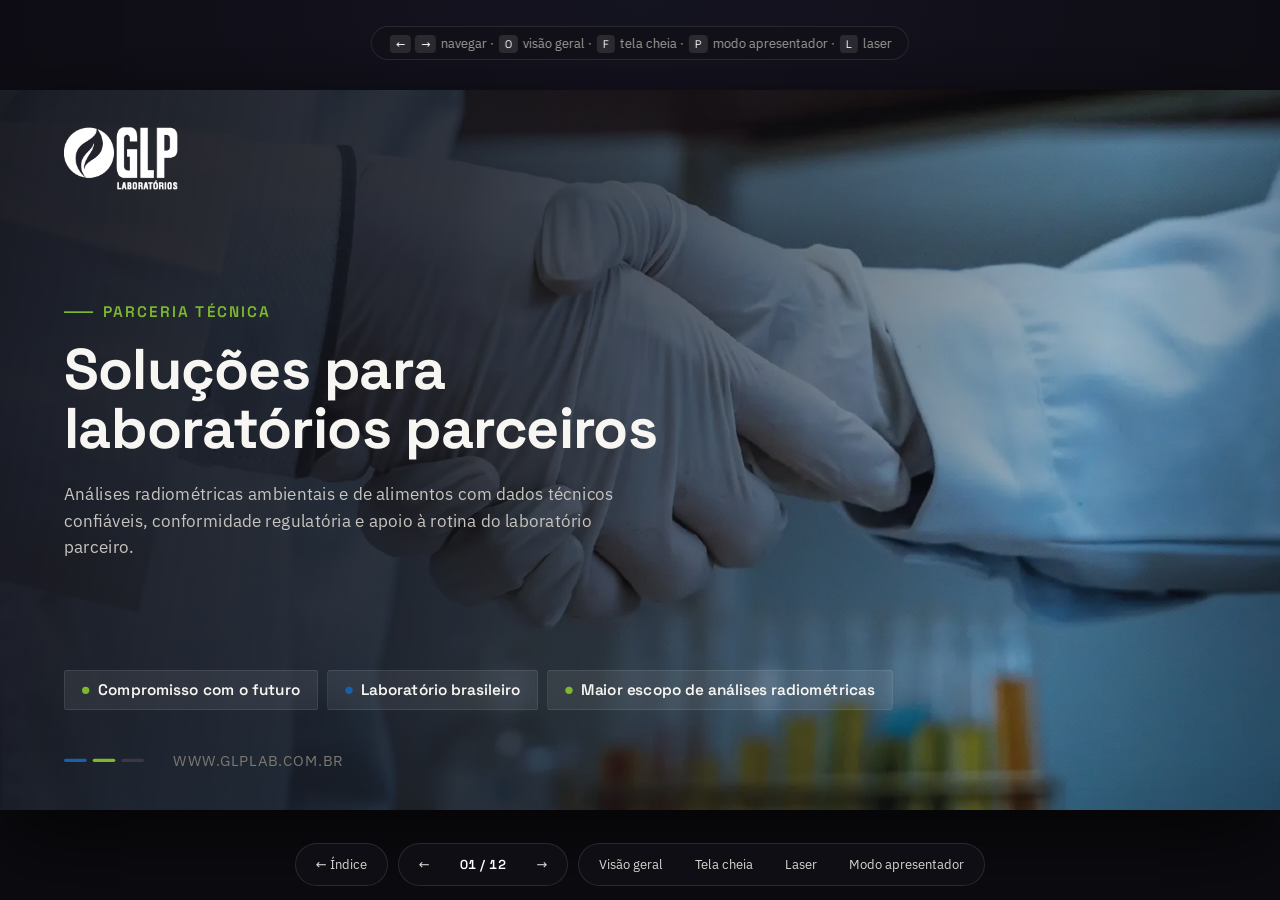
<file: laboratorios-parceiros.html>
<!doctype html><html lang="pt-BR"><head><meta charset="utf-8"><meta name="viewport" content="width=device-width,initial-scale=1"><meta name="robots" content="noindex,nofollow"><link rel="icon" href="[data-uri]"><link rel="stylesheet" href="assets/fonts.css"><style>*{margin:0;padding:0;box-sizing:border-box}img{max-width:100%}[hidden]{display:none!important}</style><title>GLP Laboratórios · Laboratórios parceiros</title>
<style>
:root{
  --ink:#14131a; --ink-2:#1e1c26; --bone:#F7F6F3; --paper:#FFFFFF;
  --blue:#1B5FA8; --blue-lo:#2a76c6; --green:#7CB92E; --green-lo:#95d143;
  --slate:#3d3b36; --mute:#5a5850; --mute-2:#6a6860; --faint:#8e8c83;
  --line:#e2e0d8; --shell:#0c0b10;
  --dsp:'Space Grotesk','Space Grotesk Fallback',system-ui,sans-serif;
  --body:'IBM Plex Sans','IBM Plex Sans Fallback',system-ui,sans-serif;
}
*{box-sizing:border-box}
html,body{height:100%}
body{margin:0;background:var(--shell);color:var(--bone);font-family:var(--body);overflow:hidden;
     -webkit-font-smoothing:antialiased}

/* ---------- shell ---------- */
.wrap{position:fixed;inset:0;overflow:hidden;
      background:radial-gradient(120% 90% at 50% 0%,#141320 0%,#0c0b10 62%)}
.stage{position:absolute;left:50%;top:50%;width:1920px;height:1080px;
       margin:-540px 0 0 -960px;transform-origin:center center;
       box-shadow:0 40px 120px rgba(0,0,0,.7);background:var(--bone);overflow:hidden}

/* ---------- slides ---------- */
.s{position:absolute;inset:0;overflow:hidden;opacity:0;visibility:hidden;
   transition:opacity .5s ease,transform .6s cubic-bezier(.22,.61,.36,1),filter .5s ease;
   transform:scale(1.015);filter:saturate(.8)}
.s.on{opacity:1;visibility:visible;transform:none;filter:none;z-index:2}
.s.dark{background:var(--ink);color:var(--bone)}
.s.light{background:var(--bone);color:var(--ink)}
.pad{position:absolute;inset:0;padding:84px 96px 104px;display:flex;flex-direction:column}
.fill{flex:1;display:flex;flex-direction:column;justify-content:center;min-height:0}
.foot.r{left:auto;right:64px;text-align:right}
.foot.r+.pg,.pg.l{right:auto;left:96px}
.casefig{border-radius:6px;overflow:hidden;position:relative;flex:1;min-height:0}
.casecard{margin:-58px 34px 0;position:relative;z-index:2;padding:32px 34px}

/* ---------- motion ---------- */
@keyframes rise{to{opacity:1;transform:none}}
@keyframes wipeX{to{clip-path:inset(0 0 0 0)}}
@keyframes kb{from{transform:scale(1.10) translate3d(0,0,0)}to{transform:scale(1.0)}}
@keyframes kb2{from{transform:scale(1.0)}to{transform:scale(1.09)}}
@keyframes drawX{to{transform:scaleX(1)}}
@keyframes glow{0%,100%{opacity:.5}50%{opacity:.85}}
.a{opacity:0;transform:translateY(26px)}
.s.on .a{animation:rise .78s cubic-bezier(.16,.84,.34,1) forwards;
         animation-delay:calc(var(--i,0)*85ms + 90ms)}
.wipe{clip-path:inset(0 100% 0 0)}
.s.on .wipe{animation:wipeX .85s cubic-bezier(.66,0,.25,1) forwards;
            animation-delay:calc(var(--i,0)*85ms + 160ms)}
.kb{transform:scale(1.10)}
.s.on .kb{animation:kb 22s cubic-bezier(.2,.5,.3,1) forwards}
.s.on .kb.rev{animation:kb2 24s ease-out forwards}
.drw{transform:scaleX(0);transform-origin:left center}
.s.on .drw{animation:drawX 1.3s cubic-bezier(.66,0,.25,1) forwards;animation-delay:.5s}
@media (prefers-reduced-motion:reduce){
  .a,.wipe,.kb,.drw{opacity:1!important;transform:none!important;clip-path:none!important;animation:none!important}
  .s{transition:opacity .2s linear}
}

/* ---------- media ---------- */
.ph{position:absolute;inset:0;background-size:cover;background-position:center;will-change:transform}
.scan{position:absolute;inset:0;pointer-events:none;mix-blend-mode:overlay;
  background-image:repeating-linear-gradient(115deg,rgba(255,255,255,.055) 0 1px,transparent 1px 3px)}
.vig{position:absolute;inset:0;pointer-events:none}
.grain{position:absolute;inset:0;pointer-events:none;opacity:.5;
  background-image:radial-gradient(rgba(255,255,255,.045) .5px,transparent .5px);background-size:3px 3px}

/* ---------- type ---------- */
.eye{display:flex;align-items:center;gap:12px;font-size:23px;letter-spacing:.14em;
     text-transform:uppercase;font-weight:600;color:var(--mute-2)}
.eye .dot{width:10px;height:10px;border-radius:50%;background:var(--blue);flex:0 0 auto}
.eye.g .dot{background:var(--green)}
.dark .eye{color:#8f8d84}
h1.t{font-family:var(--dsp);font-weight:700;font-size:86px;line-height:1.04;letter-spacing:-.015em;margin:0}
h2.t{font-family:var(--dsp);font-weight:700;font-size:56px;line-height:1.1;letter-spacing:-.012em;margin:0;text-wrap:balance}
h3{font-family:var(--dsp);font-weight:600;font-size:28px;line-height:1.25;margin:0}
p{margin:0;font-size:24px;line-height:1.58;color:var(--slate)}
.dark p{color:#C7C5BE}
.lead{font-size:26px;line-height:1.55;color:var(--mute)}
.dark .lead{color:#C7C5BE}
.sm{font-size:21px;line-height:1.5;color:var(--mute)}
b,strong{font-weight:600;color:var(--ink)}
.dark b,.dark strong{color:#fff}

/* ---------- chrome ---------- */
.logo{position:absolute;top:44px;right:64px;height:57px;width:auto;z-index:6;opacity:.55}
.logo.tl{left:96px;right:auto;top:56px;height:93px;opacity:1}
.foot{position:absolute;left:96px;bottom:44px;font-size:20px;letter-spacing:.02em;
      color:var(--faint);z-index:6;display:flex;align-items:center;gap:12px}
.foot::before{content:"";display:inline-block;width:7px;height:7px;border-radius:50%;
      background:var(--blue);box-shadow:13px 0 0 var(--green);margin-right:6px}
.dark .foot{color:#7a7870}
.pg{position:absolute;right:64px;bottom:44px;font-size:21px;color:var(--faint);z-index:6;
    font-family:var(--dsp);font-weight:600;font-variant-numeric:tabular-nums}
.dark .pg{color:#7a7870}
.dash{display:flex;gap:9px}
.dash i{width:34px;height:5px;border-radius:3px;background:var(--blue);display:block}
.dash i:nth-child(2){background:var(--green)}
.dash i:nth-child(3){background:#3a3846}

/* ---------- cards ---------- */
.card{background:var(--paper);border-radius:5px;padding:30px 32px;
      box-shadow:0 1px 3px rgba(20,19,26,.07),0 10px 30px -18px rgba(20,19,26,.28);
      transition:transform .35s cubic-bezier(.16,.84,.34,1),box-shadow .35s ease}
.card.tb{border-top:4px solid var(--blue)}
.card.tg{border-top:4px solid var(--green)}
.card.tk{border-top:4px solid var(--ink)}
.card.lb{border-left:4px solid var(--blue)}
.card.lg{border-left:4px solid var(--green)}
.card.lk{border-left:4px solid var(--ink)}
.num{width:54px;height:54px;border-radius:50%;display:grid;place-items:center;color:#fff;
     font-family:var(--dsp);font-weight:700;font-size:23px;flex:0 0 auto;
     font-variant-numeric:tabular-nums}
.nb{background:var(--blue)} .ng{background:var(--green)} .nk{background:var(--ink)}
.grid{display:grid;gap:20px}
.g2{grid-template-columns:repeat(2,1fr)} .g3{grid-template-columns:repeat(3,1fr)}
.g4{grid-template-columns:repeat(4,1fr)} .g5{grid-template-columns:repeat(5,1fr)}
.rail{display:flex;gap:20px}
.rail>i{width:4px;border-radius:2px;background:var(--green);flex:0 0 auto;display:block}
.rail.b>i{background:var(--blue)}
.chip{display:inline-flex;align-items:center;gap:13px;background:var(--ink);border-radius:5px;
      padding:14px 26px;color:var(--bone);font-family:var(--dsp);font-weight:600;font-size:23px}
.chip .d{width:11px;height:11px;border-radius:50%;background:var(--green);flex:0 0 auto}
.chip.b .d{background:var(--blue)}
.dark .chip{background:rgba(255,255,255,.07);border:1px solid rgba(255,255,255,.13)}
.ic{height:54px;width:auto;max-width:54px;object-fit:contain;align-self:flex-start;opacity:.9;flex:0 0 auto}
.ic.inv{filter:invert(1)}
.ic.big{height:74px;max-width:80px}
.markbox{background:var(--paper);border-radius:5px;display:flex;align-items:center;justify-content:center;
  padding:20px 24px;overflow:hidden;box-shadow:0 1px 3px rgba(20,19,26,.07);
  transition:transform .4s cubic-bezier(.16,.84,.34,1)}
.markbox img{max-width:100%;max-height:100%;width:auto;height:auto;object-fit:contain;display:block;
  filter:grayscale(1) contrast(1.05);opacity:.8;transition:filter .35s ease,opacity .35s ease}
.markbox:hover img{filter:none;opacity:1}
.markbox:hover{transform:translateY(-4px)}
.doc{border-radius:4px;overflow:hidden;background:#fff;box-shadow:0 2px 8px rgba(20,19,26,.12),0 24px 50px -28px rgba(20,19,26,.5)}
.doc img{display:block;width:100%;height:100%;object-fit:contain;background:#fff}

.mesh{position:absolute;inset:0;pointer-events:none;opacity:.6;
  background-image:linear-gradient(rgba(255,255,255,.045) 1px,transparent 1px),
                   linear-gradient(90deg,rgba(255,255,255,.045) 1px,transparent 1px);
  background-size:64px 64px;
  -webkit-mask-image:radial-gradient(ellipse 62% 58% at 50% 44%,#000 0%,transparent 78%);
  mask-image:radial-gradient(ellipse 62% 58% at 50% 44%,#000 0%,transparent 78%)}
.ctc{display:flex;flex-direction:column;align-items:center;gap:12px;
  background:rgba(255,255,255,.045);border:1px solid rgba(255,255,255,.1);
  border-radius:8px;padding:30px 22px}
.ctc .d{width:10px;height:10px;border-radius:50%}
.ctc .k{color:#8f8d84;font-size:20px;letter-spacing:.12em;text-transform:uppercase}
.ctc .v{color:#F7F6F3;font-size:25px;font-weight:600;text-align:center;line-height:1.3}

.gcard{background:rgba(255,255,255,.055);border:1px solid rgba(255,255,255,.12);
  border-radius:6px;padding:32px 32px 30px;display:flex;flex-direction:column}
.wb{background:#fff;border-radius:4px;padding:14px 18px;width:fit-content;
  display:flex;align-items:center;justify-content:center;min-height:96px}
.tags{display:flex;flex-wrap:wrap;gap:9px}
.tags span{display:inline-block;background:#eeece4;border-radius:4px;padding:8px 14px;
  font-size:20px;font-weight:500;color:var(--slate);font-variant-numeric:tabular-nums}
.dark .tags span{background:rgba(255,255,255,.09);color:#d8d6ce}

.tbl{display:flex;flex-direction:column;gap:2px;background:var(--line);border-radius:6px;overflow:hidden}
.tr{display:grid;grid-template-columns:260px 320px 1fr;gap:24px;background:var(--paper);
    padding:26px 30px;align-items:center}
.tr.th{background:var(--ink);color:#F7F6F3;padding:20px 30px;font-family:var(--dsp);
    font-weight:600;font-size:21px;letter-spacing:.1em;text-transform:uppercase}
.tr>div{font-size:23px;color:var(--slate)}
.tr.th>div{color:#c7c5be}
.badge{display:inline-block;padding:11px 22px;border-radius:5px;color:#fff;
    font-family:var(--dsp);font-weight:700;font-size:23px}

/* ---------- HUD ---------- */
.hud{position:fixed;left:0;right:0;bottom:0;z-index:50;display:flex;align-items:center;
     justify-content:center;gap:10px;padding:14px;opacity:0;transition:opacity .35s ease;
     pointer-events:none}
.hud.show{opacity:1;pointer-events:auto}
.hud .grp{display:flex;align-items:center;gap:4px;background:rgba(18,17,24,.82);
     border:1px solid rgba(255,255,255,.11);backdrop-filter:blur(14px);border-radius:999px;padding:6px}
.hud button{all:unset;cursor:pointer;color:#d8d6ce;font-family:var(--body);font-size:13px;
     padding:8px 14px;border-radius:999px;display:flex;align-items:center;gap:7px;line-height:1}
.hud button:hover{background:rgba(255,255,255,.1);color:#fff}
.hud button:focus-visible{outline:2px solid var(--green);outline-offset:2px}
.hud .idx{font-family:var(--dsp);font-weight:600;font-size:13px;color:#fff;padding:0 12px;
     font-variant-numeric:tabular-nums;letter-spacing:.04em}
.prog{position:fixed;top:0;left:0;height:3px;background:linear-gradient(90deg,var(--blue),var(--green));
     z-index:60;width:0;transition:width .5s cubic-bezier(.22,.61,.36,1);box-shadow:0 0 14px rgba(124,185,46,.5)}
.zone{position:fixed;top:0;bottom:0;width:16%;z-index:40;cursor:pointer}
.zone.l{left:0} .zone.r{right:0}

/* ---------- overview ---------- */
.ov{position:fixed;inset:0;z-index:70;background:rgba(9,8,13,.96);backdrop-filter:blur(8px);
    display:none;padding:56px;overflow:auto}
.ov.show{display:block}
.ov h4{font-family:var(--dsp);font-weight:600;font-size:15px;letter-spacing:.16em;
    text-transform:uppercase;color:#8f8d84;margin:0 0 26px}
.ovg{display:grid;grid-template-columns:repeat(auto-fill,minmax(260px,1fr));gap:20px}
.ovc{position:relative;cursor:pointer;border-radius:6px;overflow:hidden;background:#000;
    border:2px solid transparent;transition:border-color .2s ease,transform .25s ease}
.ovc:hover{transform:translateY(-3px)} .ovc:hover,.ovc.cur{border-color:var(--green)}
.ovc .fr{position:relative;width:100%;aspect-ratio:16/9;overflow:hidden}
.ovc .fr>*{position:absolute;top:0;left:0;width:1920px;height:1080px;transform-origin:top left}
.ovc .cap{display:flex;gap:9px;padding:9px 11px;font-size:12px;color:#c7c5be;background:#141320;
    align-items:baseline}
.ovc .cap b{font-family:var(--dsp);color:var(--green);font-size:11px;font-weight:700}
.hint{position:fixed;left:50%;top:26px;transform:translateX(-50%);z-index:65;font-size:12.5px;
    color:#a5a39b;background:rgba(18,17,24,.8);border:1px solid rgba(255,255,255,.1);
    padding:8px 16px;border-radius:999px;backdrop-filter:blur(10px);transition:opacity .6s ease}
.hud .homebtn{all:unset;cursor:pointer;color:#d8d6ce;font-family:var(--body);font-size:13px;padding:8px 14px;border-radius:999px;display:flex;align-items:center;gap:7px;line-height:1;text-decoration:none}.hud .homebtn:hover{background:rgba(255,255,255,.1);color:#fff}.hud .homebtn:focus-visible{outline:2px solid var(--green);outline-offset:2px}
.hint kbd{font-family:var(--dsp);font-size:11px;background:rgba(255,255,255,.11);
    padding:2px 6px;border-radius:4px;color:#fff;margin:0 2px}

/* ---------- modo apresentação: laser, tela preta, modo apresentador ---------- */
.laser{position:absolute;left:0;top:0;width:30px;height:30px;margin:-15px 0 0 -15px;border-radius:50%;
  background:radial-gradient(circle,#ff4a3d 0 30%,rgba(255,40,30,.55) 45%,rgba(255,40,30,0) 72%);
  box-shadow:0 0 22px 6px rgba(255,40,30,.45);z-index:90;pointer-events:none;display:none}
.laser.show{display:block}
.stage.lz{cursor:none}
.blk{position:absolute;inset:0;background:#000;z-index:80;display:none}
.blk.show{display:block}
.blk span{display:none}

body.pm{overflow:hidden;background:#0c0b10;color:#e9e7e0;font-family:var(--body)}
body.pm .prog,body.pm .zone,body.pm .hint,body.pm .hud{display:none!important}
.pmx{position:fixed;inset:0;display:grid;grid-template-columns:minmax(0,1.62fr) minmax(320px,1fr);
  grid-template-rows:auto minmax(0,1fr) auto;gap:16px;padding:16px 18px}
.pmx-top{grid-column:1/-1;display:flex;align-items:center;gap:18px;flex-wrap:wrap}
.pmx-ttl{font-family:var(--dsp);font-weight:600;font-size:15px;letter-spacing:.12em;text-transform:uppercase;color:#a5a39b;margin-right:auto}
.pmx-ttl b{color:#fff;font-weight:600}
.pmx-con{font-size:13px;color:#a5a39b;display:flex;align-items:center;gap:8px}
.pmx-con i{width:9px;height:9px;border-radius:50%;background:#d9534f;display:block}
.pmx-con.ok i{background:var(--green)}
.pmx-clock{font-family:var(--dsp);font-size:17px;color:#a5a39b;font-variant-numeric:tabular-nums}
.pmx-timer{display:flex;align-items:center;gap:8px;background:#17161e;border:1px solid #2a2833;border-radius:10px;padding:6px 8px 6px 14px}
.pmx-timer .tv{font-family:var(--dsp);font-weight:700;font-size:26px;color:#fff;font-variant-numeric:tabular-nums;min-width:118px}
.pmx-timer.paused .tv{color:#8e8c83}
.pmx button{all:unset;cursor:pointer;font-family:var(--body);font-size:14px;color:#e9e7e0;background:#1e1c26;
  border:1px solid #2f2d39;border-radius:8px;padding:8px 13px;line-height:1;display:inline-flex;align-items:center;gap:7px;white-space:nowrap}
.pmx button:hover{background:#2a2833;color:#fff}
.pmx button:focus-visible{outline:2px solid var(--green);outline-offset:2px}
.pmx button.on{background:var(--blue);border-color:var(--blue);color:#fff}
.pmx button.big{font-size:16px;padding:12px 22px}
.pmx kbd{font-family:var(--dsp);font-size:11px;background:rgba(255,255,255,.1);border-radius:4px;padding:2px 6px;color:#cfcdc6}
.pmx-cur{position:relative;min-height:0;display:flex;flex-direction:column;gap:8px}
.pmx-lab{font-size:12px;letter-spacing:.14em;text-transform:uppercase;color:#8e8c83;font-weight:600;display:flex;gap:10px;align-items:center}
.pmx-lab b{color:#e9e7e0;font-weight:600;letter-spacing:.06em}
.pmx-box{position:relative;flex:1;min-height:0;border-radius:8px;overflow:hidden;background:#000}
body.pm .wrap{position:absolute;inset:0;background:#000}
body.pm .stage{box-shadow:none}
body.pm .blk{background:rgba(0,0,0,.82)}
body.pm .blk span{display:flex;position:absolute;inset:0;align-items:center;justify-content:center;
  font-family:var(--dsp);font-size:64px;color:#fff;letter-spacing:.06em}
.pmx-side{display:flex;flex-direction:column;gap:14px;min-height:0}
.pmx-next{display:flex;flex-direction:column;gap:8px}
.pmx-nf{position:relative;width:100%;aspect-ratio:16/9;border-radius:6px;overflow:hidden;background:#000}
.pmx-nf>.s{width:1920px;height:1080px;transform-origin:0 0;position:absolute;left:0;top:0}
.pmx-end{position:absolute;inset:0;display:flex;align-items:center;justify-content:center;color:#8e8c83;font-size:15px}
.pmx-notes{flex:1;min-height:0;display:flex;flex-direction:column;gap:8px}
.pmx-nb{flex:1;min-height:0;overflow:auto;background:#15141b;border:1px solid #24222c;border-radius:8px;padding:16px 20px 16px 18px}
.pmx-nb ul{margin:0;padding:0 0 0 1.1em}
.pmx-nb li{font-size:var(--nfs,21px);line-height:1.45;color:#ecebe6;margin:0 0 .55em}
.pmx-nb li::marker{color:var(--green)}
.pmx-nb .none{color:#8e8c83;font-size:15px}
.pmx-fs{margin-left:auto;display:flex;gap:6px}
.pmx-fs button{padding:4px 9px;font-size:12px}
.pmx-bot{grid-column:1/-1;display:flex;align-items:center;gap:10px;flex-wrap:wrap}
.pmx-bot .ix{font-family:var(--dsp);font-weight:700;font-size:20px;color:#fff;min-width:92px;text-align:center;font-variant-numeric:tabular-nums}
.pmx-bot .sp{flex:1}
.pmx-help{font-size:12.5px;color:#8e8c83}
.pmx-tip{position:fixed;left:50%;top:70px;transform:translateX(-50%);z-index:95;max-width:640px;background:#1b1a22;
  border:1px solid #34323d;border-radius:12px;padding:18px 22px;font-size:14.5px;line-height:1.55;color:#d8d6ce;box-shadow:0 24px 60px rgba(0,0,0,.6)}
.pmx-tip b{color:#fff}
.pmx-tip ol{margin:8px 0 12px 1.2em;padding:0}
@media (max-width:900px){
  .pmx{grid-template-columns:1fr;grid-template-rows:auto minmax(220px,1fr) auto auto;overflow:auto}
}
</style>

</head><body><div class="prog" id="prog"></div>
<div class="wrap"><div class="stage" id="stage">

<!-- 01 -->
<section class="s dark" data-label="Capa">
  <div class="ph kb" data-bg="handshake"></div>
  <div class="scan"></div>
  <div class="vig" style="background:linear-gradient(100deg,rgba(20,19,26,.95) 0%,rgba(20,19,26,.84) 34%,rgba(20,19,26,.5) 62%,rgba(20,19,26,.24) 82%,rgba(20,19,26,.45) 100%)"></div>
  <img class="logo tl a" style="--i:0" data-src="glp_white" alt="GLP Laboratórios">
  <div style="position:absolute;left:96px;top:318px;width:1180px">
    <div class="a" style="--i:1;display:flex;align-items:center;gap:14px;margin-bottom:26px">
      <span class="wipe" style="--i:1;width:44px;height:3px;background:var(--green);display:block"></span>
      <span style="color:var(--green);font-family:var(--dsp);font-weight:600;font-size:23px;letter-spacing:.13em;text-transform:uppercase">Parceria técnica</span>
    </div>
    <h1 class="t a" style="--i:2">Soluções para<br>laboratórios parceiros</h1>
    <p class="a lead" style="--i:4;margin-top:32px;max-width:880px;color:#C7C5BE;font-size:26px">
      Análises radiométricas ambientais e de alimentos com dados técnicos confiáveis,
      conformidade regulatória e apoio à rotina do laboratório parceiro.</p>
  </div>
  <div style="position:absolute;left:96px;bottom:150px;display:flex;gap:14px">
    <span class="chip a" style="--i:5"><i class="d"></i>Compromisso com o futuro</span>
    <span class="chip b a" style="--i:6"><i class="d"></i>Laboratório brasileiro</span>
    <span class="chip a" style="--i:7"><i class="d"></i>Maior escopo de análises radiométricas</span>
  </div>
  <div style="position:absolute;left:96px;bottom:60px;display:flex;gap:44px;align-items:center">
    <span class="dash a" style="--i:8"><i></i><i></i><i></i></span>
    <span class="a" style="--i:8;color:#7a7870;font-size:22px;letter-spacing:.07em">WWW.GLPLAB.COM.BR</span>
  </div>
</section>

<!-- 02 -->
<section class="s light" data-label="Proposta de valor">
  <img class="logo" data-src="glp_color" alt="">
  <div style="position:absolute;left:0;top:0;bottom:0;width:56%;padding:92px 68px 92px 96px;display:flex;flex-direction:column;justify-content:center">
    <div class="eye a" style="--i:0"><i class="dot"></i>02 · Proposta de valor</div>
    <h2 class="t a" style="--i:1;margin-top:20px">Parceria técnica para<br>demandas críticas</h2>
    <p class="a" style="--i:2;margin-top:26px;font-size:25px;max-width:780px">Segurança técnica e regulatória como diferencial para laboratórios parceiros.</p>
    <div style="display:flex;flex-direction:column;gap:18px;margin-top:40px">
      <div class="card a" style="--i:3;display:flex;gap:24px;align-items:flex-start;padding:26px 30px">
        <span class="num nb">01</span><p style="font-size:24px;padding-top:8px">Especialização em análises radiométricas ambientais</p></div>
      <div class="card a" style="--i:4;display:flex;gap:24px;align-items:flex-start;padding:26px 30px">
        <span class="num nb">02</span><p style="font-size:24px;padding-top:8px">Expertise internacional nas áreas analítica e regulatória de radioproteção</p></div>
      <div class="card a" style="--i:5;display:flex;gap:24px;align-items:flex-start;padding:26px 30px">
        <span class="num nb">03</span><p style="font-size:24px;padding-top:8px">Atuação orientada à conformidade, rastreabilidade e qualidade</p></div>
      <div class="card a" style="--i:6;display:flex;gap:24px;align-items:flex-start;padding:26px 30px">
        <span class="num nb">04</span><p style="font-size:24px;padding-top:8px"><b>Modelo complementar</b>, sem competir com a rotina do laboratório parceiro</p></div>
    </div>
  </div>
  <div style="position:absolute;right:0;top:0;bottom:0;width:44%;overflow:hidden">
    <div class="ph kb" data-bg="lab_blue"></div>
    <div class="vig" style="background:linear-gradient(180deg,rgba(20,19,26,0) 58%,rgba(20,19,26,.42) 100%)"></div>
  </div>
  <div class="foot">GLP Laboratórios · Laboratórios parceiros</div>
  <div class="pg" style="right:auto;left:calc(56% - 40px)">02</div>
</section>

<!-- 03 -->
<section class="s light" data-label="Alimentos">
  <img class="logo" data-src="glp_color" alt="">
  <div class="pad">
    <div class="eye g a" style="--i:0"><i class="dot"></i>03 · Nossas soluções</div>
    <h2 class="t a" style="--i:1;margin-top:18px">Análises para alimentos</h2>
    <p class="a lead" style="--i:2;margin-top:16px;max-width:1080px">Controle da segurança alimentar com métodos radiométricos.</p>
    <div style="margin-top:40px;display:grid;grid-template-columns:1.05fr .95fr;gap:34px;align-items:stretch">
      <div style="display:flex;flex-direction:column;gap:16px">
        <div class="card lg a" style="--i:3;padding:24px 28px;min-height:118px;display:flex;align-items:center"><p style="font-size:23px">Atendimento às exigências <b>nacionais e internacionais</b> de qualidade e segurança.</p></div>
        <div class="card lb a" style="--i:4;padding:24px 28px;min-height:118px;display:flex;align-items:center"><p style="font-size:23px">Laudos técnicos confiáveis para avaliação de radioatividade em alimentos.</p></div>
        <div class="card lg a" style="--i:5;padding:24px 28px;min-height:118px;display:flex;align-items:center"><p style="font-size:23px">Apoio ao processo de <b>exportação</b> conforme critérios dos países importadores.</p></div>
        <div class="card lb a" style="--i:6;padding:24px 28px;min-height:118px;display:flex;align-items:center"><p style="font-size:23px">Métodos validados e rastreabilidade metrológica das amostras.</p></div>
      </div>
      <div class="card a" style="--i:7;padding:40px 40px;align-self:stretch;display:flex;flex-direction:column;justify-content:space-between">
        <div>
          <div class="sm" style="letter-spacing:.13em;text-transform:uppercase;font-weight:600;color:var(--mute-2)">Principais determinações radiométricas</div>
          <div class="tags" style="margin-top:22px">
            <span>Cs-134</span><span>Cs-137</span><span>I-131</span><span>Sr-89</span><span>Sr-90</span>
            <span>Ru-103</span><span>Ru-106</span><span>Am-241</span><span>Pu-238</span><span>Pu-239</span>
            <span>Pu-240</span><span>K-40</span><span>Ac-228</span>
          </div>
        </div>
        <div>
          <div style="height:1px;background:var(--line)"></div>
          <div class="rail" style="margin-top:26px"><i></i>
            <p class="sm">Matrizes: produtos cárneos, lácteos, grãos e cereais, bebidas, frutas e hortaliças.</p></div>
        </div>
      </div>
    </div>
  </div>
  <div class="foot">GLP Laboratórios · Laboratórios parceiros</div><div class="pg">03</div>
</section>

<!-- 04 -->
<section class="s light" data-label="Ensaios exigidos">
  <img class="logo" data-src="glp_color" alt="">
  <div class="pad">
    <div class="eye a" style="--i:0"><i class="dot"></i>04 · Requisitos</div>
    <h2 class="t a" style="--i:1;margin-top:18px">Ensaios exigidos para alimentos</h2>
    <p class="a lead" style="--i:2;margin-top:16px;max-width:1080px">Exemplos de requisitos radiométricos para produtos alimentícios de origem brasileira.</p>
    <div class="fill" style="margin-top:40px;justify-content:center">
      <div class="tbl">
        <div class="tr th a" style="--i:3"><div>Órgão / regulador</div><div>Categoria</div><div>Radionuclídeos analisados</div></div>
        <div class="tr a" style="--i:4">
          <div><span class="badge nb">FDA</span></div>
          <div>Alimentos em geral</div>
          <div class="tags"><span>I-131</span><span>Cs-134 + Cs-137</span><span>Ru-106 + Ru-103</span><span>Sr-90</span><span>Pu-238 + Pu-239 + Am-241</span></div>
        </div>
        <div class="tr a" style="--i:5">
          <div><span class="badge ng">FAO</span></div>
          <div>Alimentos em geral</div>
          <div class="tags"><span>Pu-238 + Pu-239 + Pu-240 + Am-241</span><span>Sr-90 + Ru-106 + I-129 + I-131 + U-235</span><span>S-35 + Co-60 + Sr-89 + Ru-103 + Cs-134 + Cs-137 + Ce-144 + Ir-192</span></div>
        </div>
        <div class="tr a" style="--i:6">
          <div><span class="badge nk">União Europeia</span></div>
          <div>Infantis, laticínios e líquidos</div>
          <div class="tags"><span>Cs-134 + Cs-137</span><span>Sr-90</span><span>I-131</span><span>Pu-239 + Am-241</span></div>
        </div>
      </div>
      <p class="sm a" style="--i:7;margin-top:26px;font-style:italic">Exemplos ilustrativos: o conjunto exigido varia conforme o país importador e a matriz do produto.</p>
    </div>
  </div>
  <div class="foot">GLP Laboratórios · Laboratórios parceiros</div><div class="pg">04</div>
</section>

<!-- 05 -->
<section class="s light" data-label="Análises ambientais">
  <div style="position:absolute;left:0;top:0;bottom:0;width:42%;overflow:hidden">
    <div class="ph kb rev" data-bg="seedling"></div>
    <div class="vig" style="background:linear-gradient(180deg,rgba(20,19,26,0) 58%,rgba(20,19,26,.4) 100%)"></div>
  </div>
  <img class="logo" data-src="glp_color" alt="">
  <div style="position:absolute;left:42%;right:0;top:0;bottom:0;padding:88px 96px 88px 72px;display:flex;flex-direction:column;justify-content:center">
    <div class="eye g a" style="--i:0"><i class="dot"></i>05 · Ambiental</div>
    <h2 class="t a" style="--i:1;margin-top:20px">Análises ambientais</h2>
    <p class="a" style="--i:2;margin-top:22px;font-size:24px;max-width:860px">Baixo risco radiológico, água para consumo humano e matrizes ambientais.</p>
    <div class="grid g2" style="margin-top:30px;gap:16px">
      <div class="card lg a" style="--i:3;padding:22px 24px"><p class="sm" style="font-weight:600;color:var(--ink)">Radioatividade alfa e beta global; Trítio (H-3); Radônio (Rn-222)</p></div>
      <div class="card lb a" style="--i:4;padding:22px 24px"><p class="sm" style="font-weight:600;color:var(--ink)">Radionuclídeos das séries do Urânio e do Tório</p></div>
      <div class="card lg a" style="--i:5;padding:22px 24px"><p class="sm" style="font-weight:600;color:var(--ink)">Urânio e Tório total em matrizes ambientais</p></div>
      <div class="card lb a" style="--i:6;padding:22px 24px"><p class="sm" style="font-weight:600;color:var(--ink)">Solos, águas, sedimentos, alimentos e vegetação</p></div>
    </div>
    <div class="grid g2 a" style="--i:7;margin-top:26px;gap:16px">
      <div style="background:#eeece4;border-radius:5px;padding:22px 24px">
        <div class="sm" style="letter-spacing:.13em;text-transform:uppercase;font-weight:600;color:var(--mute-2)">Brasil</div>
        <p class="sm" style="margin-top:9px;color:var(--ink);font-weight:600">Portaria GM/MS nº 888/2021 e ANSN NN 3.01/2024</p></div>
      <div style="background:#eeece4;border-radius:5px;padding:22px 24px">
        <div class="sm" style="letter-spacing:.13em;text-transform:uppercase;font-weight:600;color:var(--mute-2)">União Europeia</div>
        <p class="sm" style="margin-top:9px;color:var(--ink);font-weight:600">Diretiva 2013/51/Euratom</p></div>
    </div>
    <div class="a" style="--i:8;margin-top:26px;display:flex;align-items:center;gap:18px;background:var(--ink);border-radius:5px;padding:22px 28px">
      <span style="width:11px;height:11px;border-radius:50%;background:var(--green);flex:0 0 auto"></span>
      <p style="color:#F7F6F3;font-size:23px"><b style="color:#fff">Diferencial técnico:</b> acreditação Cgcre para esses ensaios, conforme ABNT NBR ISO/IEC 17025.</p>
    </div>
  </div>
  <div class="foot" style="left:calc(42% + 72px)">GLP Laboratórios · Laboratórios parceiros</div><div class="pg">05</div>
</section>

<!-- 06 -->
<section class="s dark" data-label="Acreditações">
  <div class="ph kb rev" data-bg="lab_glass" style="opacity:.26"></div>
  <div class="vig" style="background:linear-gradient(90deg,rgba(20,19,26,.97) 28%,rgba(20,19,26,.78) 100%)"></div>
  <div class="grain"></div>
  <img class="logo" data-src="glp_white" alt="" style="opacity:.7">
  <div class="pad">
    <div class="eye g a" style="--i:0"><i class="dot"></i>06 · Acreditações</div>
    <h2 class="t a" style="--i:1;margin-top:18px;color:#F7F6F3">Da amostragem ao resultado</h2>
    <p class="a lead" style="--i:2;margin-top:16px;max-width:1060px">Estrutura voltada à qualidade técnica, com escopo acreditado que fortalece a confiança em resultados rastreáveis e auditáveis.</p>
    <div class="grid g4 fill" style="margin-top:48px;gap:22px;align-content:center">
      <div class="a gcard" style="--i:3">
        <div class="wb"><img data-src="iso17025" alt="ISO/IEC 17025" style="height:104px"></div>
        <div style="font-family:var(--dsp);font-weight:700;font-size:25px;color:#fff;margin-top:22px">ABNT NBR ISO/IEC 17025</div>
        <p class="sm" style="color:#a5a39b;margin-top:8px">Certificado de acreditação · CRL 1266</p></div>
      <div class="a gcard" style="--i:4">
        <div class="wb"><img data-src="ansn" alt="ANSN" style="height:88px"></div>
        <div style="font-family:var(--dsp);font-weight:700;font-size:25px;color:#fff;margin-top:22px">ANSN</div>
        <p class="sm" style="color:#a5a39b;margin-top:8px">Instalação licenciada</p></div>
      <div class="a gcard" style="--i:5">
        <div class="wb"><img data-src="almera" alt="ALMERA" style="height:74px"></div>
        <div style="font-family:var(--dsp);font-weight:700;font-size:25px;color:#fff;margin-top:22px">ALMERA</div>
        <p class="sm" style="color:#a5a39b;margin-top:8px">Rede analítica internacional</p></div>
      <div class="a gcard" style="--i:6">
        <div class="wb"><img data-src="iaea" alt="IAEA" style="height:92px"></div>
        <div style="font-family:var(--dsp);font-weight:700;font-size:25px;color:#fff;margin-top:22px">IAEA</div>
        <p class="sm" style="color:#a5a39b;margin-top:8px">Referência em radioatividade ambiental</p></div>
    </div>
    <div style="display:flex;gap:16px;margin-top:34px;align-items:flex-end">
      <div class="a" style="--i:7;display:flex;gap:14px">
        <div class="doc" style="height:172px;width:126px;padding:7px"><img data-src="cert_cgcre" alt="Certificado Cgcre"></div>
        <div class="doc" style="height:172px;width:126px;padding:7px"><img data-src="cert_iaea1" alt="Certificado IAEA"></div>
        <div class="doc" style="height:172px;width:126px;padding:7px"><img data-src="cert_iaea2" alt="Certificado IAEA"></div>
        <div class="doc" style="height:172px;width:126px;padding:7px"><img data-src="cert_era" alt="Certificado ERA"></div>
      </div>
      <p class="a" style="--i:8;color:#a5a39b;font-size:22px;max-width:800px;padding-bottom:8px">Certificados de acreditação e de participação em programas de proficiência.</p>
    </div>
  </div>
  <div class="foot">GLP Laboratórios · Laboratórios parceiros</div><div class="pg">06</div>
</section>

<!-- 07 -->
<section class="s light" data-label="Qualidade e modelo">
  <img class="logo" data-src="glp_color" alt="">
  <div class="pad">
    <div class="eye a" style="--i:0"><i class="dot"></i>07 · Qualidade</div>
    <h2 class="t a" style="--i:1;margin-top:18px">Qualidade e modelo de atuação</h2>
    <p class="a lead" style="--i:2;margin-top:16px;max-width:1080px">Excelência analítica para demandas que exigem método, controle e documentação.</p>
    <div class="grid g3 fill" style="margin-top:40px;gap:22px;align-content:stretch;align-items:stretch">
      <div class="card tb a" style="--i:3;padding:34px 34px;display:flex;flex-direction:column;justify-content:center;gap:20px"><span class="num nb">01</span><h3 style="font-size:27px">Métodos analíticos validados</h3></div>
      <div class="card tg a" style="--i:4;padding:34px 34px;display:flex;flex-direction:column;justify-content:center;gap:20px"><span class="num ng">02</span><h3 style="font-size:27px">Rastreabilidade metrológica das amostras</h3></div>
      <div class="card tb a" style="--i:5;padding:34px 34px;display:flex;flex-direction:column;justify-content:center;gap:20px"><span class="num nb">03</span><h3 style="font-size:27px">Conformidade com normas e diretrizes aplicáveis</h3></div>
      <div class="card tg a" style="--i:6;padding:34px 34px;display:flex;flex-direction:column;justify-content:center;gap:20px"><span class="num ng">04</span><h3 style="font-size:27px">Execução conforme procedimentos estabelecidos</h3></div>
      <div class="card tb a" style="--i:7;padding:34px 34px;display:flex;flex-direction:column;justify-content:center;gap:20px"><span class="num nb">05</span><h3 style="font-size:27px">Laudos técnicos claros, consistentes e auditáveis</h3></div>
      <div class="card tg a" style="--i:8;padding:34px 34px;display:flex;flex-direction:column;justify-content:center;gap:20px"><span class="num ng">06</span><h3 style="font-size:27px">Apoio na interpretação e enquadramento regulatório</h3></div>
    </div>
    <div class="rail a" style="--i:9;margin-top:36px"><i></i>
      <p style="max-width:1250px">Rigor analítico, leitura regulatória e comunicação técnica no <b>mesmo trilho</b>.</p></div>
  </div>
  <div class="foot">GLP Laboratórios · Laboratórios parceiros</div><div class="pg">07</div>
</section>

<!-- 08 -->
<section class="s light" data-label="Quem somos">
  <img class="logo" data-src="glp_color" alt="">
  <div style="position:absolute;left:0;top:0;bottom:0;width:56%;padding:92px 68px 92px 96px;display:flex;flex-direction:column;justify-content:center">
    <div class="eye g a" style="--i:0"><i class="dot"></i>08 · Quem somos</div>
    <h2 class="t a" style="--i:1;margin-top:20px">Perfil institucional</h2>
    <p class="a" style="--i:2;margin-top:24px;font-size:25px;max-width:780px">Atuação dedicada à colaboração técnica com laboratórios parceiros.</p>
    <div style="display:flex;flex-direction:column;gap:16px;margin-top:38px">
      <div class="card lb a" style="--i:3;padding:24px 28px"><p style="font-size:23px">Laboratório com atuação focada em <b>análises radiométricas ambientais</b>.</p></div>
      <div class="card lg a" style="--i:4;padding:24px 28px"><p style="font-size:23px">Estrutura orientada à qualidade, rastreabilidade e conformidade regulatória.</p></div>
      <div class="card lb a" style="--i:5;padding:24px 28px"><p style="font-size:23px">Equipe técnica com experiência em contextos nacionais e internacionais.</p></div>
      <div class="card lg a" style="--i:6;padding:24px 28px"><p style="font-size:23px">Escopo acreditado pela <b>Cgcre</b> conforme a ABNT NBR ISO/IEC 17025.</p></div>
      <div class="card lb a" style="--i:7;padding:24px 28px"><p style="font-size:23px">Especialização que <b>amplia a capacidade técnica</b> do parceiro.</p></div>
    </div>
  </div>
  <div style="position:absolute;right:0;top:0;bottom:0;width:44%;overflow:hidden">
    <div class="ph kb" data-bg="corridor"></div>
    <div class="vig" style="background:linear-gradient(180deg,rgba(20,19,26,0) 58%,rgba(20,19,26,.42) 100%)"></div>
  </div>
  <div class="foot">GLP Laboratórios · Laboratórios parceiros</div>
  <div class="pg" style="right:auto;left:calc(56% - 40px)">08</div>
</section>

<!-- 09 -->
<section class="s light" data-label="Princípios da parceria">
  <img class="logo" data-src="glp_color" alt="">
  <div class="pad">
    <div class="eye a" style="--i:0"><i class="dot"></i>09 · Princípios</div>
    <h2 class="t a" style="--i:1;margin-top:18px">Princípios da parceria</h2>
    <p class="a lead" style="--i:2;margin-top:16px;max-width:1120px">Parceria construída de forma complementar, colaborativa e transparente. O GLP atua como suporte técnico especializado, <b>não como concorrente</b>.</p>
    <div class="grid g2 fill" style="margin-top:44px;gap:26px;align-content:stretch;align-items:stretch">
      <div class="card a" style="--i:3;display:flex;gap:28px;padding:44px 46px;align-items:center">
        <span class="num nb" style="width:58px;height:58px;font-size:24px">01</span>
        <div><h3 style="font-size:29px">Ampliação de portfólio</h3><p style="margin-top:12px;font-size:23px">Com o respaldo de um parceiro técnico de confiança.</p></div></div>
      <div class="card a" style="--i:4;display:flex;gap:28px;padding:44px 46px;align-items:center">
        <span class="num ng" style="width:58px;height:58px;font-size:24px">02</span>
        <div><h3 style="font-size:29px">Demandas críticas</h3><p style="margin-top:12px;font-size:23px">Atendimento a análises especializadas fora da rotina.</p></div></div>
      <div class="card a" style="--i:5;display:flex;gap:28px;padding:44px 46px;align-items:center">
        <span class="num nb" style="width:58px;height:58px;font-size:24px">03</span>
        <div><h3 style="font-size:29px">Redução de riscos</h3><p style="margin-top:12px;font-size:23px">Processos alinhados às exigências normativas.</p></div></div>
      <div class="card a" style="--i:6;display:flex;gap:28px;padding:44px 46px;align-items:center">
        <span class="num ng" style="width:58px;height:58px;font-size:24px">04</span>
        <div><h3 style="font-size:29px">Apoio confiável</h3><p style="margin-top:12px;font-size:23px">Projetos recorrentes e demandas pontuais.</p></div></div>
    </div>
  </div>
  <div class="foot">GLP Laboratórios · Laboratórios parceiros</div><div class="pg">09</div>
</section>

<!-- 10 -->
<section class="s light" data-label="Modelos de atuação">
  <img class="logo" data-src="glp_color" alt="">
  <div class="pad">
    <div class="eye g a" style="--i:0"><i class="dot"></i>10 · Modelos</div>
    <h2 class="t a" style="--i:1;margin-top:18px">Modelos de atuação</h2>
    <p class="a lead" style="--i:2;margin-top:16px;max-width:1080px">Flexibilidade conforme a necessidade do laboratório parceiro.</p>
    <div class="grid g4 fill" style="margin-top:44px;gap:22px;align-content:center">
      <div class="card tb a" style="--i:3;padding:36px 34px 34px;display:flex;flex-direction:column;gap:18px">
        <img class="ic" data-src="ic_analysis" alt="">
        <h3 style="font-size:27px">Sob demanda</h3>
        <p style="font-size:22px">Entrada pontual para análises específicas e necessidades não recorrentes.</p></div>
      <div class="card tg a" style="--i:4;padding:36px 34px 34px;display:flex;flex-direction:column;gap:18px">
        <img class="ic" data-src="ic_radiation" alt="">
        <h3 style="font-size:27px">Parceria contínua</h3>
        <p style="font-size:22px">Fluxo técnico estruturado para demandas frequentes.</p></div>
      <div class="card tb a" style="--i:5;padding:36px 34px 34px;display:flex;flex-direction:column;gap:18px">
        <img class="ic" data-src="ic_env" alt="">
        <h3 style="font-size:27px">Projetos ambientais</h3>
        <p style="font-size:22px">Apoio em campanhas, programas e estudos radiométricos.</p></div>
      <div class="card tg a" style="--i:6;padding:36px 34px 34px;display:flex;flex-direction:column;gap:18px">
        <svg class="ic" width="54" height="54" viewBox="0 0 24 24" fill="none" stroke="#14131a" stroke-width="1.7" stroke-linecap="round" stroke-linejoin="round"><path d="M9 3.6h6a1 1 0 0 1 1 1v1.2H8V4.6a1 1 0 0 1 1-1Z"/><rect x="5.5" y="4.8" width="13" height="16" rx="1.6"/><path d="M8.4 11.5l2.1 2.1 4.1-4.4"/></svg>
        <h3 style="font-size:27px">Auditorias e exigências</h3>
        <p style="font-size:22px">Documentação técnica e orientação para requisitos aplicáveis.</p></div>
    </div>
    <div class="rail b a" style="--i:7;margin-top:36px"><i></i>
      <p style="max-width:1250px">O GLP encaixa sua especialização radiométrica na operação do parceiro com <b>clareza e previsibilidade</b>.</p></div>
  </div>
  <div class="foot">GLP Laboratórios · Laboratórios parceiros</div><div class="pg">10</div>
</section>

<!-- 11 -->
<section class="s dark" data-label="Encerramento">
  <div class="ph kb rev" data-bg="lab_yellow" style="opacity:.5"></div>
  <div class="scan"></div>
  <div class="vig" style="background:linear-gradient(100deg,rgba(20,19,26,.95) 0%,rgba(20,19,26,.8) 44%,rgba(20,19,26,.45) 72%,rgba(20,19,26,.24) 100%)"></div>
  <img class="logo tl a" style="--i:0" data-src="glp_white" alt="">
  <div style="position:absolute;left:96px;top:0;bottom:0;width:1220px;display:flex;flex-direction:column;justify-content:center">
    <h2 class="t a" style="--i:1;color:#F7F6F3;font-size:62px;line-height:1.18">Unimos especialização radiométrica,<br>visão regulatória e atuação colaborativa.</h2>
    <p class="a" style="--i:3;margin-top:32px;font-size:27px;line-height:1.55;color:#C7C5BE;max-width:920px">Para apoiar laboratórios ambientais na entrega de resultados técnicos seguros e conformes.</p>
    <div class="a" style="--i:4;margin-top:40px;font-family:var(--dsp);font-weight:600;font-size:27px;color:var(--green)">GLP Laboratórios</div>
    <p class="a" style="--i:5;margin-top:10px;font-size:23px;color:#8f8d84;font-style:italic">Mais do que análises, entregamos confiança em cada resultado.</p>
  </div>
  <div style="position:absolute;left:96px;bottom:60px"><span class="dash a" style="--i:6"><i></i><i></i><i></i></span></div>
  <div class="pg">11</div>
</section>

<!-- 12 -->
<section class="s dark" data-label="Contato">
  <div class="mesh"></div>
  <div class="vig" style="background:radial-gradient(ellipse 70% 55% at 50% 42%,rgba(27,95,168,.26) 0%,rgba(124,185,46,.09) 38%,rgba(20,19,26,0) 68%)"></div>
  <div class="grain"></div>
  <div style="position:absolute;inset:0;display:flex;flex-direction:column;align-items:center;justify-content:center;padding:0 96px">
    <img class="a" style="--i:0;height:126px;width:auto;margin-bottom:48px" data-src="glp_white" alt="GLP Laboratórios">
    <h2 class="t a" style="--i:1;font-size:50px;text-align:center;color:#F7F6F3;line-height:1.15">Vamos estruturar<br>essa parceria.</h2>
    <span class="drw" style="display:block;height:2px;width:340px;margin-top:42px;background:linear-gradient(90deg,transparent,var(--blue),var(--green),transparent)"></span>
    <div style="display:grid;grid-template-columns:repeat(2,1fr);gap:24px;margin-top:58px;width:100%;max-width:900px">
      <div class="a ctc" style="--i:3"><span class="d" style="background:var(--green)"></span>
        <span class="k">E-mail</span><span class="v">vendas@glplab.com.br</span></div>
      <div class="a ctc" style="--i:4"><span class="d" style="background:var(--blue)"></span>
        <span class="k">Telefone</span><span class="v">+55 19 98455-9001</span></div>
    </div>
    <div class="a" style="--i:5;margin-top:66px;text-align:center">
      <div style="font-family:var(--dsp);font-weight:700;font-size:32px;color:#F7F6F3">www.glplab.com.br</div>
      <span class="dash" style="justify-content:center;margin-top:26px;display:flex"><i></i><i></i><i></i></span>
    </div>
  </div>
  <div class="pg">12</div>
</section>

</div></div>

<div class="zone l" id="zl" aria-hidden="true"></div>
<div class="zone r" id="zr" aria-hidden="true"></div>
<div class="hint" id="hint"><kbd>←</kbd><kbd>→</kbd> navegar · <kbd>O</kbd> visão geral · <kbd>F</kbd> tela cheia · <kbd>P</kbd> modo apresentador · <kbd>L</kbd> laser</div>
<nav class="hud" id="hud" aria-label="Controles da apresentação">
  <div class="grp"><a class="homebtn" href="index.html" title="Voltar ao índice">← Índice</a></div>
  <div class="grp"><button id="bPrev" title="Slide anterior (←)" aria-label="Slide anterior">←</button>
    <span class="idx" id="idx">01 / 12</span>
    <button id="bNext" title="Próximo slide (→)" aria-label="Próximo slide">→</button></div>
  <div class="grp"><button id="bOv" title="Visão geral (O)">Visão geral</button>
    <button id="bFs" title="Tela cheia (F)">Tela cheia</button></div>
</nav>
<div class="ov" id="ov" role="dialog" aria-label="Visão geral dos slides">
  <h4>GLP Laboratórios · Laboratórios parceiros — 12 slides</h4>
  <div class="ovg" id="ovg"></div>
</div>

<script>
(function(){
  "use strict";
  var A = {"almera": "assets/d6f54334d9b3.webp", "ansn": "assets/45a362988c8f.webp", "cert_cgcre": "assets/82b4fe0439ab.webp", "cert_era": "assets/89a446dea421.webp", "cert_iaea1": "assets/e691fb2cf19b.webp", "cert_iaea2": "assets/f6f6dfbff1db.webp", "corridor": "assets/e8cfa6d630ef.webp", "glp_color": "assets/037860b27494.webp", "glp_white": "assets/b8f279db4a04.webp", "handshake": "assets/44527f927fc7.webp", "iaea": "assets/c1159d6070f2.webp", "ic_analysis": "assets/b69bd1980eb5.webp", "ic_env": "assets/ccb4e49bac3c.webp", "ic_radiation": "assets/4d0ff3259818.webp", "iso17025": "assets/0f32a5776728.webp", "lab_blue": "assets/05c07ed3aa08.webp", "lab_glass": "assets/83661a01dcc3.webp", "lab_yellow": "assets/32d31c171efc.webp", "seedling": "assets/4d9e3b4306ed.webp"};

  /* ---- resolve embedded media ---- */
  document.querySelectorAll('[data-bg]').forEach(function(el){
    var u = A[el.getAttribute('data-bg')];
    if (u) el.style.backgroundImage = 'url("'+u+'")';
  });
  document.querySelectorAll('img[data-src]').forEach(function(el){
    var u = A[el.getAttribute('data-src')];
    if (u) el.src = u;
  });

  var stage = document.getElementById('stage');
  var slides = Array.prototype.slice.call(stage.querySelectorAll('.s'));
  var N = slides.length;
  var cur = 0;
  var prog = document.getElementById('prog');
  var idx  = document.getElementById('idx');
  var hud  = document.getElementById('hud');
  var ov   = document.getElementById('ov');
  var ovg  = document.getElementById('ovg');
  var hint = document.getElementById('hint');

  function pad(n){ return (n<10?'0':'')+n; }

  /* Em about:srcdoc (visualizador de artifact) e em iframes com sandbox o
     documento não tem URL própria: replaceState lança SecurityError. Aqui o
     deep link é um extra, então falha em silêncio e o deck segue funcionando. */
  var canHash = true;
  function setHash(n){
    if (!canHash) return;
    try { history.replaceState(null, '', '#' + n); }
    catch (e) { canHash = false; }
  }

  /* ---- fit stage to viewport ---- */
  var wrapEl = stage.parentNode;
  function fit(){
    var w = wrapEl.clientWidth || window.innerWidth, h = wrapEl.clientHeight || window.innerHeight;
    var s = Math.min(w/1920, h/1080);
    stage.style.transform = 'scale('+s+')';
  }
  window.addEventListener('resize', fit, {passive:true});
  fit();

  /* ---- navigation ---- */
  function go(n, push){
    n = Math.max(0, Math.min(N-1, n));
    if (n === cur && slides[cur].classList.contains('on')) return;
    slides.forEach(function(s,i){ s.classList.toggle('on', i===n); });
    cur = n;
    prog.style.width = ((n)/(N-1)*100) + '%';
    idx.textContent = pad(n+1)+' / '+pad(N);
    Array.prototype.forEach.call(ovg.children, function(c,i){ c.classList.toggle('cur', i===n); });
    if (push !== false) setHash(n+1);
    if (window.__onGo) window.__onGo(n);
  }
  function next(){ go(cur+1); }
  function prev(){ go(cur-1); }

  document.getElementById('bNext').onclick = next;
  document.getElementById('bPrev').onclick = prev;
  document.getElementById('zr').onclick = next;
  document.getElementById('zl').onclick = prev;

  document.addEventListener('keydown', function(e){
    if (e.metaKey || e.ctrlKey || e.altKey) return;
    var k = e.key;
    if (k==='ArrowRight'||k==='PageDown'||k===' '||k==='Enter'){ e.preventDefault(); next(); }
    else if (k==='ArrowLeft'||k==='PageUp'||k==='Backspace'){ e.preventDefault(); prev(); }
    else if (k==='Home'){ e.preventDefault(); go(0); }
    else if (k==='End'){ e.preventDefault(); go(N-1); }
    else if (k==='o'||k==='O'){ e.preventDefault(); toggleOv(); }
    else if (k==='f'||k==='F'){ e.preventDefault(); fs(); }
    else if (k==='Escape'){ ov.classList.remove('show'); }
  });

  /* ---- touch ---- */
  var tx=0, ty=0;
  document.addEventListener('touchstart', function(e){ tx=e.changedTouches[0].clientX; ty=e.changedTouches[0].clientY; }, {passive:true});
  document.addEventListener('touchend', function(e){
    var dx=e.changedTouches[0].clientX-tx, dy=e.changedTouches[0].clientY-ty;
    if (Math.abs(dx)>56 && Math.abs(dx)>Math.abs(dy)) { dx<0 ? next() : prev(); }
  }, {passive:true});

  /* ---- fullscreen ---- */
  function fs(){
    try {
      var r = document.fullscreenElement
        ? document.exitFullscreen()
        : (document.documentElement.requestFullscreen && document.documentElement.requestFullscreen());
      if (r && r.catch) r.catch(function(){});
    } catch (e) {}
  }
  document.getElementById('bFs').onclick = fs;

  /* ---- overview ---- */
  var built = false;
  function buildOv(){
    if (built) return; built = true;
    slides.forEach(function(s,i){
      var c = document.createElement('div'); c.className='ovc';
      var fr = document.createElement('div'); fr.className='fr';
      var cl = s.cloneNode(true);
      cl.classList.add('on'); cl.style.opacity='1'; cl.style.visibility='visible';
      cl.style.filter='none'; cl.style.transition='none';
      cl.querySelectorAll('.a,.wipe,.kb,.drw').forEach(function(el){
        el.style.opacity='1'; el.style.transform='none'; el.style.clipPath='none'; el.style.animation='none';
      });
      fr.appendChild(cl);
      c.appendChild(fr);
      var cap = document.createElement('div'); cap.className='cap';
      cap.innerHTML = '<b>'+pad(i+1)+'</b><span></span>';
      cap.lastChild.textContent = s.getAttribute('data-label')||'';
      c.appendChild(cap);
      c.onclick = function(){ ov.classList.remove('show'); go(i); };
      ovg.appendChild(c);
    });
    scaleOv();
  }
  function scaleOv(){
    Array.prototype.forEach.call(ovg.children, function(c){
      var fr = c.querySelector('.fr');
      var k = fr.clientWidth/1920;
      fr.firstChild.style.transform = 'scale('+k+')';
    });
  }
  function toggleOv(){
    buildOv();
    ov.classList.toggle('show');
    if (ov.classList.contains('show')) requestAnimationFrame(scaleOv);
  }
  document.getElementById('bOv').onclick = toggleOv;
  window.addEventListener('resize', function(){ if (built) scaleOv(); }, {passive:true});

  /* ---- hud auto-hide ---- */
  var t;
  function poke(){
    hud.classList.add('show');
    clearTimeout(t);
    t = setTimeout(function(){ hud.classList.remove('show'); }, 2600);
  }
  ['mousemove','keydown','touchstart','click'].forEach(function(ev){
    document.addEventListener(ev, poke, {passive:true});
  });
  poke();
  setTimeout(function(){ hint.style.opacity='0'; }, 5200);
  setTimeout(function(){ if(hint.parentNode) hint.parentNode.removeChild(hint); }, 6400);

  /* ---- deep link ---- */
  function fromHash(){
    var h = '';
    try { h = location.hash || ''; } catch (e) {}
    var v = parseInt(h.replace('#',''),10);
    return (isFinite(v) && v>0) ? Math.min(v,N)-1 : 0;
  }
  window.addEventListener('hashchange', function(){ go(fromHash(), false); });

  /* ---- boot ---- */
  window.__deck = {go:go, cur:function(){return cur;}, N:N, slides:slides, stage:stage, fit:fit, toggleOv:toggleOv, fs:fs};
  go(fromHash(), false);
})();
</script>
<script>window.__notes = [
[
"Tom de parceria, não de venda: o GLP entra como extensão técnica do laboratório",
"Maior escopo de análises radiométricas do Brasil",
"Perguntar a rotina do parceiro e as demandas que hoje ele não consegue atender"
],
[
"Quatro razões para a parceria",
"O item 04 é o mais importante: modelo complementar, sem competir com a rotina do parceiro"
],
[
"Gancho: exportação. O parceiro pode ter clientes exportando e precisar de laudo radiométrico",
"Principais determinações: Cs, I, Sr, Ru, Pu e Am",
"Métodos validados e rastreabilidade metrológica"
],
[
"Requisitos por regulador: FDA, FAO e União Europeia",
"Exemplos ilustrativos: cada mercado pede um conjunto diferente",
"Confirmar o país importador e a matriz antes de definir o escopo"
],
[
"Diferencial mais forte: acreditação Cgcre para estes ensaios, conforme ABNT NBR ISO/IEC 17025",
"Alfa e beta global, Trítio, Radônio e séries do Urânio e do Tório",
"Referências: Portaria GM/MS 888/2021, ANSN NN 3.01/2024 e Diretiva 2013/51/Euratom"
],
[
"Da amostragem ao resultado: o parceiro herda essa cadeia de confiança ao encaminhar a amostra",
"CRL 1266, instalação licenciada pela ANSN, rede ALMERA e IAEA",
"Certificados de acreditação e de proficiência"
],
[
"Seis compromissos operacionais",
"O sexto, apoio na interpretação e no enquadramento regulatório, costuma ser o mais valorizado: o parceiro não fica sozinho com um número na mão"
],
[
"Perfil institucional em cinco linhas: manter curto",
"O parceiro quer saber com quem fala: foco em análises radiométricas ambientais, qualidade e escopo acreditado pela Cgcre"
],
[
"Repetir em voz alta: o GLP atua como suporte técnico especializado, não como concorrente",
"Quatro apoios: portfólio, demandas críticas, redução de riscos e apoio confiável",
"É a objeção mais comum: resolver aqui"
],
[
"Quatro formatos: sob demanda, parceria contínua, projetos ambientais e auditorias e exigências",
"Deixar o parceiro escolher o que cabe na realidade dele",
"Sob demanda é a porta de entrada mais simples"
],
[
"Resumo: especialização radiométrica + visão regulatória + atuação colaborativa",
"Abrir para as demandas concretas do parceiro"
],
[
"Deixar este slide na tela durante as perguntas",
"Contato comercial: vendas@glplab.com.br · +55 19 98455-9001",
"Combinar o próximo passo: qual demanda testar primeiro"
]
];</script>

<script>
/* ==== Modo apresentação: apresentador (2ª janela), laser, tela preta, passador ==== */
(function(){
  "use strict";
  var LANG = ((document.documentElement.lang || "pt").slice(0,2) === "en") ? "en" : "pt";
  var TT = {"pt": {"blackScreen": "Tela preta", "laser": "Laser", "laserTitle": "Apontador laser (L)", "presTitle": "Modo apresentador: notas, próximo slide e cronômetro (P)", "presBtn": "Modo apresentador", "popupBlocked": "O navegador bloqueou a janela do apresentador. Libere pop-ups para este site e tente de novo.", "presenterPrefix": "Apresentador", "topTitle": "Modo apresentador", "searching": "Procurando a janela dos slides…", "openAudTitle": "Abrir a janela que vai para o projetor ou para a transmissão", "openAud": "Abrir janela dos slides", "pauseTitle": "Pausar / continuar (T)", "pause": "Pausar", "resume": "Continuar", "resetTitle": "Zerar cronômetro", "reset": "Zerar", "helpTitle": "Como usar", "curSlide": "Slide atual", "next": "Próximo", "notes": "Notas", "fontDown": "Diminuir letra", "fontUp": "Aumentar letra", "prev": "← Anterior", "nextBtn": "Próximo →", "laserBtnTitle": "Apontador laser: passe o mouse sobre o slide atual (L)", "blkTitle": "Escurece a tela do público (B)", "blkBtn": "Tela preta", "ovTitle": "Ver todos os slides (O)", "ovBtn": "Visão geral", "help": "← → ou passador para navegar · T pausa o cronômetro", "end": "Fim da apresentação", "noNotes": "Sem notas para este slide.", "conn": "Janela dos slides conectada", "notConn": "Janela dos slides não conectada", "helpHead": "Como apresentar", "h1": "Com projetor ou TV: arraste a <b>janela dos slides</b> para a segunda tela e aperte <b>F</b> nela (tela cheia). Esta janela fica no notebook.", "h2": "Em Teams ou Meet: compartilhe só a <b>janela</b> dos slides, não a tela inteira.", "h3": "Navegue por aqui, pelo passador ou pelas setas. As duas janelas andam juntas.", "h4": "<b>L</b> liga o laser: passe o mouse sobre o slide atual. <b>B</b> escurece a tela do público.", "ok": "Entendi", "param": "apresentador", "hint": " · <kbd>P</kbd> modo apresentador · <kbd>L</kbd> laser"}, "en": {"blackScreen": "Black screen", "laser": "Laser", "laserTitle": "Laser pointer (L)", "presTitle": "Presenter mode: notes, next slide and timer (P)", "presBtn": "Presenter mode", "popupBlocked": "The browser blocked the presenter window. Allow pop-ups for this site and try again.", "presenterPrefix": "Presenter", "topTitle": "Presenter mode", "searching": "Looking for the slides window…", "openAudTitle": "Open the window that goes to the projector or the broadcast", "openAud": "Open slides window", "pauseTitle": "Pause / resume (T)", "pause": "Pause", "resume": "Resume", "resetTitle": "Reset timer", "reset": "Reset", "helpTitle": "How to use", "curSlide": "Current slide", "next": "Next", "notes": "Notes", "fontDown": "Smaller text", "fontUp": "Larger text", "prev": "← Previous", "nextBtn": "Next →", "laserBtnTitle": "Laser pointer: hover over the current slide (L)", "blkTitle": "Darkens the audience screen (B)", "blkBtn": "Black screen", "ovTitle": "See all slides (O)", "ovBtn": "Overview", "help": "← → or clicker to navigate · T pauses the timer", "end": "End of presentation", "noNotes": "No notes for this slide.", "conn": "Slides window connected", "notConn": "Slides window not connected", "helpHead": "How to present", "h1": "With a projector or TV: drag the <b>slides window</b> to the second screen and press <b>F</b> on it (fullscreen). This window stays on your laptop.", "h2": "On Teams or Meet: share only the slides <b>window</b>, not the whole screen.", "h3": "Navigate from here, with a clicker or the arrow keys. Both windows move together.", "h4": "<b>L</b> turns on the laser: hover over the current slide. <b>B</b> darkens the audience screen.", "ok": "Got it", "param": "presenter", "hint": " · <kbd>P</kbd> presenter mode · <kbd>L</kbd> laser"}};
  var T = TT[LANG];
  var D = window.__deck; if (!D) return;
  var NOTES = window.__notes || [];
  var stage = D.stage, slides = D.slides, N = D.N;
  var IS_P = /[?&](apresentador|presenter)\b/.test(location.search);
  var KEY = 'glp-deck:' + location.pathname.replace(/[?#].*$/,'');
  function pad(n){ return (n<10?'0':'')+n; }
  function $(id){ return document.getElementById(id); }

  /* ---------- comunicação entre janelas ---------- */
  var peer = null;           // a outra janela (opener ou popup)
  try { if (window.opener && !window.opener.closed) peer = window.opener; } catch(e){}
  var bc = null;
  try { bc = new BroadcastChannel(KEY); } catch(e){}
  var seen = {}, remote = false;
  function send(m){
    m.id = Math.random().toString(36).slice(2); m.k = KEY; m.from = IS_P ? 'p' : 'a';
    seen[m.id] = 1;
    try { if (peer && !peer.closed) peer.postMessage(m, '*'); } catch(e){}
    try { if (bc) bc.postMessage(m); } catch(e){}
  }
  function recv(m, src){
    if (!m || m.k !== KEY || !m.id || seen[m.id]) return;
    if (m.from === (IS_P ? 'p' : 'a')) return;   // só conversa com o outro papel
    seen[m.id] = 1;
    if (src && !peer) peer = src;
    handle(m);
  }
  window.addEventListener('message', function(e){ recv(e.data, e.source); });
  if (bc) bc.onmessage = function(e){ recv(e.data, null); };

  window.__onGo = function(n){
    if (!remote) send({t:'go', n:n});
    if (IS_P) renderP(n);
  };
  function goRemote(n){ remote = true; try { D.go(n); } finally { remote = false; } if (IS_P) renderP(n); }

  /* ---------- laser e tela preta (as duas janelas) ---------- */
  var laser = document.createElement('div'); laser.className = 'laser'; stage.appendChild(laser);
  var blk = document.createElement('div'); blk.className = 'blk'; blk.innerHTML = '<span>' + T.blackScreen + '</span>';
  stage.parentNode.appendChild(blk);
  var laserOn = false, blkOn = false, lastSent = 0;

  function setLaser(on, fromRemote){
    laserOn = on;
    stage.classList.toggle('lz', on);
    if (!on) laser.classList.remove('show');
    var b = $('pLaser'); if (b) b.classList.toggle('on', on);
    if (!fromRemote) send({t:'laser', on:on});
  }
  function setBlk(on, fromRemote){
    blkOn = on; blk.classList.toggle('show', on);
    var b = $('pBlk'); if (b) b.classList.toggle('on', on);
    if (!fromRemote) send({t:'blk', on:on});
  }
  function placeLaser(x, y){
    laser.style.transform = 'translate(' + x + 'px,' + y + 'px)';
    laser.classList.add('show');
  }
  stage.addEventListener('mousemove', function(e){
    if (!laserOn) return;
    var r = stage.getBoundingClientRect();
    var x = (e.clientX - r.left) / r.width * 1920, y = (e.clientY - r.top) / r.height * 1080;
    placeLaser(x, y);
    var t = Date.now();
    if (t - lastSent > 16) { lastSent = t; send({t:'lp', x:Math.round(x), y:Math.round(y)}); }
  });
  stage.addEventListener('mouseleave', function(){
    if (!laserOn) return; laser.classList.remove('show'); send({t:'lh'});
  });

  function handle(m){
    if (m.t === 'go') goRemote(m.n);
    else if (m.t === 'laser') setLaser(m.on, true);
    else if (m.t === 'lp') { if (laserOn) placeLaser(m.x, m.y); }
    else if (m.t === 'lh') laser.classList.remove('show');
    else if (m.t === 'blk') setBlk(m.on, true);
    else if (m.t === 'hello' && !IS_P) { send({t:'go', n:D.cur()}); send({t:'blk', on:blkOn}); }
    else if (m.t === 'ping' && !IS_P) send({t:'pong'});
    else if (m.t === 'pong' || (m.t === 'go' && IS_P)) lastPong = Date.now();
    if (IS_P && m.t !== 'ping') lastPong = Date.now();
  }

  /* ---------- abrir o modo apresentador ---------- */
  function baseUrl(){ return location.href.replace(/[?#].*$/, ''); }
  function openPresenter(){
    var w = null;
    try { w = window.open(baseUrl() + '?' + T.param + '#' + (D.cur()+1), 'glp-apresentador',
                         'width=1280,height=780,menubar=no,toolbar=no,location=no'); } catch(e){}
    if (w) { peer = w; try { w.focus(); } catch(e){} }
    else alert(T.popupBlocked);
  }
  function openAudience(){
    var w = null;
    try { w = window.open(baseUrl() + '#' + (D.cur()+1), 'glp-slides', 'width=1100,height=640'); } catch(e){}
    if (w) peer = w;
  }

  /* ---------- teclado (passador incluso) ---------- */
  document.addEventListener('keydown', function(e){
    if (e.metaKey || e.ctrlKey || e.altKey) return;
    var k = e.key;
    if (k === 'l' || k === 'L') { e.preventDefault(); setLaser(!laserOn); }
    else if (k === 'b' || k === 'B' || k === '.') { e.preventDefault(); setBlk(!blkOn); }
    else if ((k === 'p' || k === 'P') && !IS_P) { e.preventDefault(); openPresenter(); }
    else if (k === 'F5') { e.preventDefault(); if (!IS_P) D.fs(); }
    else if (IS_P && (k === 't' || k === 'T')) { e.preventDefault(); toggleTimer(); }
  });

  /* ---------- botões no rodapé da janela normal ---------- */
  if (!IS_P) {
    var bFs = $('bFs');
    if (bFs) {
      var bL = document.createElement('button'); bL.id = 'bLaser'; bL.title = T.laserTitle; bL.textContent = T.laser;
      bL.onclick = function(){ setLaser(!laserOn); };
      var bP = document.createElement('button'); bP.id = 'bPres'; bP.title = T.presTitle;
      bP.textContent = T.presBtn; bP.onclick = openPresenter;
      bFs.parentNode.appendChild(bL); bFs.parentNode.appendChild(bP);
    }
    var _sl = setLaser;
    setLaser = function(on, r){ _sl(on, r); var b = $('bLaser'); if (b) b.style.background = on ? 'rgba(27,95,168,.9)' : ''; };
    return;
  }

  /* ================= JANELA DO APRESENTADOR ================= */
  document.title = T.presenterPrefix + ' · ' + document.title;
  document.body.classList.add('pm');
  var ttl = (document.title.split('·').pop() || '').trim();
  var shell = document.createElement('div'); shell.className = 'pmx';
  shell.innerHTML =
    '<div class="pmx-top">' +
      '<div class="pmx-ttl">' + T.topTitle + ' · <b>' + ttl + '</b></div>' +
      '<div class="pmx-con" id="pCon"><i></i><span>' + T.searching + '</span> <button id="pOpenA" title="' + T.openAudTitle + '">' + T.openAud + '</button></div>' +
      '<div class="pmx-clock" id="pClock">--:--</div>' +
      '<div class="pmx-timer" id="pTimer"><span class="tv" id="pTv">00:00:00</span>' +
        '<button id="pTp" title="' + T.pauseTitle + '">' + T.pause + '</button><button id="pTr" title="' + T.resetTitle + '">' + T.reset + '</button></div>' +
      '<button id="pHelp" title="' + T.helpTitle + '">?</button>' +
    '</div>' +
    '<div class="pmx-cur"><div class="pmx-lab">' + T.curSlide + ' <b id="pLab"></b></div><div class="pmx-box" id="pBox"></div></div>' +
    '<div class="pmx-side">' +
      '<div class="pmx-next"><div class="pmx-lab">' + T.next + ' <b id="pNlab"></b></div><div class="pmx-nf" id="pNf"></div></div>' +
      '<div class="pmx-notes"><div class="pmx-lab">' + T.notes + '<span class="pmx-fs"><button id="pFm" title="' + T.fontDown + '">A−</button><button id="pFp" title="' + T.fontUp + '">A+</button></span></div>' +
        '<div class="pmx-nb" id="pNotes"></div></div>' +
    '</div>' +
    '<div class="pmx-bot">' +
      '<button class="big" id="pPrev">' + T.prev + '</button><span class="ix" id="pIx"></span><button class="big" id="pNext">' + T.nextBtn + '</button>' +
      '<button id="pLaser" title="' + T.laserBtnTitle + '">' + T.laser + ' <kbd>L</kbd></button>' +
      '<button id="pBlk" title="' + T.blkTitle + '">' + T.blkBtn + ' <kbd>B</kbd></button>' +
      '<button id="pOv" title="' + T.ovTitle + '">' + T.ovBtn + ' <kbd>O</kbd></button>' +
      '<span class="sp"></span><span class="pmx-help">' + T.help + '</span>' +
    '</div>';
  document.body.appendChild(shell);
  var wrap = stage.parentNode;
  $('pBox').appendChild(wrap);
  if (window.ResizeObserver) new ResizeObserver(function(){ D.fit(); }).observe($('pBox'));
  D.fit();

  $('pPrev').onclick = function(){ D.go(D.cur()-1); };
  $('pNext').onclick = function(){ D.go(D.cur()+1); };
  $('pLaser').onclick = function(){ setLaser(!laserOn); };
  $('pBlk').onclick = function(){ setBlk(!blkOn); };
  $('pOv').onclick = function(){ D.toggleOv(); };
  $('pOpenA').onclick = openAudience;

  /* letra das notas */
  var nfs = 21;
  try { nfs = parseInt(localStorage.getItem('glp-notes-fs'), 10) || 21; } catch(e){}
  function applyFs(){ $('pNotes').style.setProperty('--nfs', nfs + 'px'); try { localStorage.setItem('glp-notes-fs', nfs); } catch(e){} }
  $('pFm').onclick = function(){ nfs = Math.max(14, nfs-2); applyFs(); };
  $('pFp').onclick = function(){ nfs = Math.min(40, nfs+2); applyFs(); };
  applyFs();

  /* próximo slide + notas */
  function staticClone(s){
    var cl = s.cloneNode(true);
    cl.classList.add('on'); cl.style.opacity = '1'; cl.style.visibility = 'visible';
    cl.style.filter = 'none'; cl.style.transition = 'none';
    cl.querySelectorAll('.a,.wipe,.kb,.drw').forEach(function(el){
      el.style.opacity = '1'; el.style.transform = 'none'; el.style.clipPath = 'none'; el.style.animation = 'none';
    });
    return cl;
  }
  function scaleNext(){
    var f = $('pNf'), c = f.querySelector('.s');
    if (c) c.style.transform = 'scale(' + (f.clientWidth/1920) + ')';
  }
  if (window.ResizeObserver) new ResizeObserver(scaleNext).observe($('pNf'));
  function renderP(n){
    var lab = function(i){ return pad(i+1) + ' · ' + (slides[i].getAttribute('data-label') || ''); };
    $('pLab').textContent = lab(n);
    $('pIx').textContent = pad(n+1) + ' / ' + pad(N);
    var f = $('pNf'); f.innerHTML = '';
    if (n+1 < N) { f.appendChild(staticClone(slides[n+1])); $('pNlab').textContent = lab(n+1); scaleNext(); }
    else { f.innerHTML = '<div class="pmx-end">' + T.end + '</div>'; $('pNlab').textContent = ''; }
    var nb = $('pNotes'), items = NOTES[n] || [];
    if (!items.length) { nb.innerHTML = '<div class="none">' + T.noNotes + '</div>'; }
    else {
      var ul = document.createElement('ul');
      items.forEach(function(t){ var li = document.createElement('li'); li.textContent = t; ul.appendChild(li); });
      nb.innerHTML = ''; nb.appendChild(ul);
    }
    nb.scrollTop = 0;
  }
  renderP(D.cur());

  /* relógio e cronômetro */
  var t0 = Date.now(), acc = 0, running = true;
  function el(){ return acc + (running ? Date.now() - t0 : 0); }
  function toggleTimer(){
    if (running) { acc += Date.now() - t0; running = false; } else { t0 = Date.now(); running = true; }
    $('pTimer').classList.toggle('paused', !running); $('pTp').textContent = running ? T.pause : T.resume;
  }
  $('pTp').onclick = toggleTimer;
  $('pTr').onclick = function(){ acc = 0; t0 = Date.now(); tick(); };
  function tick(){
    var s = Math.floor(el()/1000);
    $('pTv').textContent = pad(Math.floor(s/3600)) + ':' + pad(Math.floor(s/60)%60) + ':' + pad(s%60);
    var d = new Date(); $('pClock').textContent = pad(d.getHours()) + ':' + pad(d.getMinutes());
  }
  setInterval(tick, 500); tick();

  /* status da conexão com a janela dos slides */
  var lastPong = 0;
  function status(){
    var ok = Date.now() - lastPong < 4500;
    var c = $('pCon'); c.classList.toggle('ok', ok);
    c.querySelector('span').textContent = ok ? T.conn : T.notConn;
    $('pOpenA').style.display = ok ? 'none' : '';
  }
  setInterval(function(){ send({t:'ping'}); status(); }, 1500);
  send({t:'hello'}); setTimeout(status, 600);

  /* ajuda */
  function help(){
    var old = document.querySelector('.pmx-tip'); if (old) { old.remove(); return; }
    var d = document.createElement('div'); d.className = 'pmx-tip';
    d.innerHTML = '<b>' + T.helpHead + '</b><ol>' +
      '<li>' + T.h1 + '</li>' +
      '<li>' + T.h2 + '</li>' +
      '<li>' + T.h3 + '</li>' +
      '<li>' + T.h4 + '</li></ol>' +
      '<button id="pTipX">' + T.ok + '</button>';
    document.body.appendChild(d);
    $('pTipX').onclick = function(){ d.remove(); };
  }
  $('pHelp').onclick = help;
  var seenTip = false; try { seenTip = localStorage.getItem('glp-pm-tip') === '1'; localStorage.setItem('glp-pm-tip','1'); } catch(e){}
  if (!seenTip) help();
})();
</script>
</body></html>
</file>
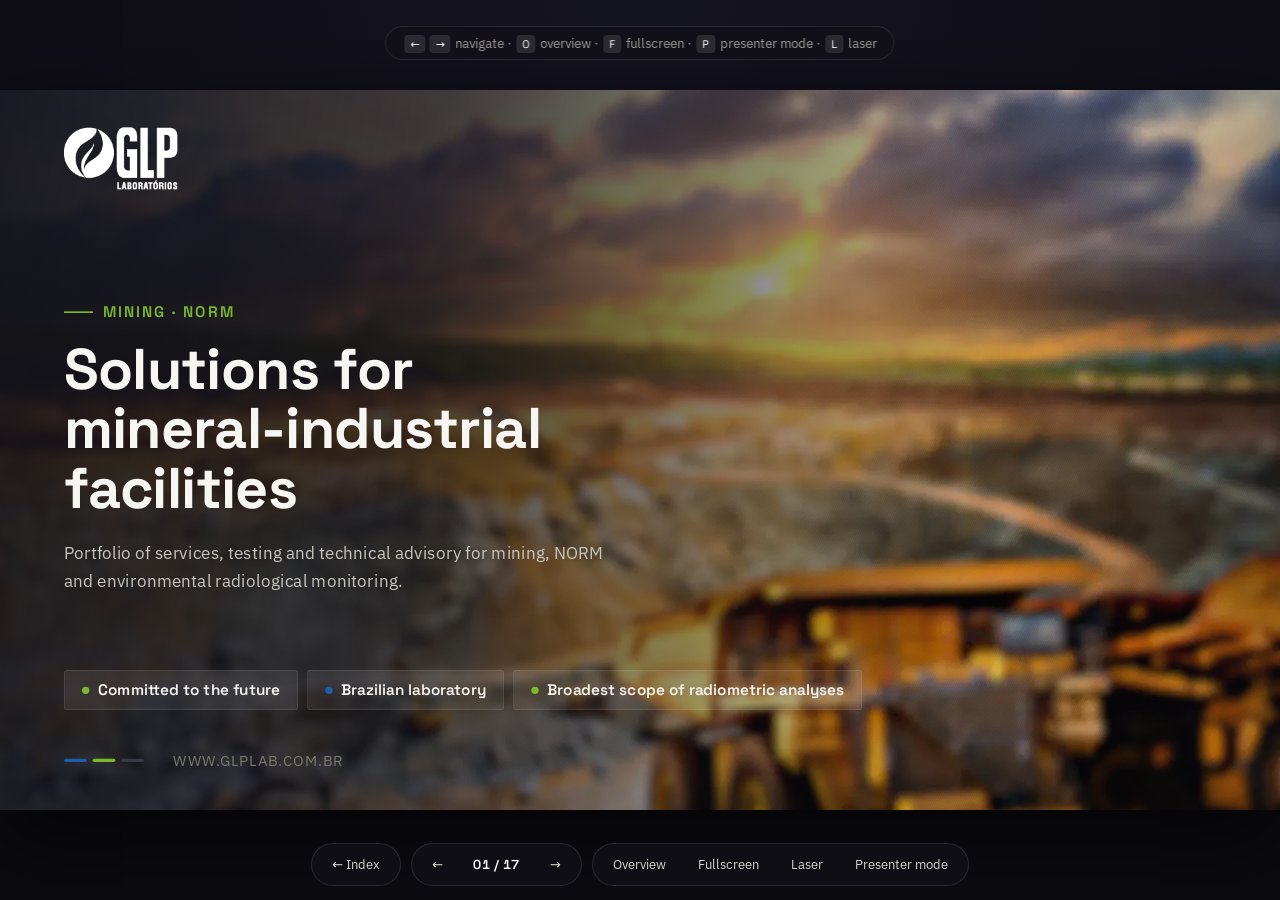
<file: mineracao-en.html>
<!doctype html><html lang="en"><head><meta charset="utf-8"><meta name="viewport" content="width=device-width,initial-scale=1"><meta name="robots" content="noindex,nofollow"><link rel="icon" href="[data-uri]"><link rel="stylesheet" href="assets/fonts.css"><style>*{margin:0;padding:0;box-sizing:border-box}img{max-width:100%}[hidden]{display:none!important}</style><title>GLP Laboratórios · Mining</title>
<style>
:root{
  --ink:#14131a; --ink-2:#1e1c26; --bone:#F7F6F3; --paper:#FFFFFF;
  --blue:#1B5FA8; --blue-lo:#2a76c6; --green:#7CB92E; --green-lo:#95d143;
  --slate:#3d3b36; --mute:#5a5850; --mute-2:#6a6860; --faint:#8e8c83;
  --line:#e2e0d8; --shell:#0c0b10;
  --dsp:'Space Grotesk','Space Grotesk Fallback',system-ui,sans-serif;
  --body:'IBM Plex Sans','IBM Plex Sans Fallback',system-ui,sans-serif;
}
*{box-sizing:border-box}
html,body{height:100%}
body{margin:0;background:var(--shell);color:var(--bone);font-family:var(--body);overflow:hidden;
     -webkit-font-smoothing:antialiased}

/* ---------- shell ---------- */
.wrap{position:fixed;inset:0;overflow:hidden;
      background:radial-gradient(120% 90% at 50% 0%,#141320 0%,#0c0b10 62%)}
.stage{position:absolute;left:50%;top:50%;width:1920px;height:1080px;
       margin:-540px 0 0 -960px;transform-origin:center center;
       box-shadow:0 40px 120px rgba(0,0,0,.7);background:var(--bone);overflow:hidden}

/* ---------- slides ---------- */
.s{position:absolute;inset:0;overflow:hidden;opacity:0;visibility:hidden;
   transition:opacity .5s ease,transform .6s cubic-bezier(.22,.61,.36,1),filter .5s ease;
   transform:scale(1.015);filter:saturate(.8)}
.s.on{opacity:1;visibility:visible;transform:none;filter:none;z-index:2}
.s.dark{background:var(--ink);color:var(--bone)}
.s.light{background:var(--bone);color:var(--ink)}
.pad{position:absolute;inset:0;padding:84px 96px 104px;display:flex;flex-direction:column}
.fill{flex:1;display:flex;flex-direction:column;justify-content:center;min-height:0}
.foot.r{left:auto;right:64px;text-align:right}
.foot.r+.pg,.pg.l{right:auto;left:96px}
.casefig{border-radius:6px;overflow:hidden;position:relative;flex:1;min-height:0}
.casecard{margin:-58px 34px 0;position:relative;z-index:2;padding:32px 34px}

/* ---------- motion ---------- */
@keyframes rise{to{opacity:1;transform:none}}
@keyframes wipeX{to{clip-path:inset(0 0 0 0)}}
@keyframes kb{from{transform:scale(1.10) translate3d(0,0,0)}to{transform:scale(1.0)}}
@keyframes kb2{from{transform:scale(1.0)}to{transform:scale(1.09)}}
@keyframes drawX{to{transform:scaleX(1)}}
@keyframes glow{0%,100%{opacity:.5}50%{opacity:.85}}
.a{opacity:0;transform:translateY(26px)}
.s.on .a{animation:rise .78s cubic-bezier(.16,.84,.34,1) forwards;
         animation-delay:calc(var(--i,0)*85ms + 90ms)}
.wipe{clip-path:inset(0 100% 0 0)}
.s.on .wipe{animation:wipeX .85s cubic-bezier(.66,0,.25,1) forwards;
            animation-delay:calc(var(--i,0)*85ms + 160ms)}
.kb{transform:scale(1.10)}
.s.on .kb{animation:kb 22s cubic-bezier(.2,.5,.3,1) forwards}
.s.on .kb.rev{animation:kb2 24s ease-out forwards}
.drw{transform:scaleX(0);transform-origin:left center}
.s.on .drw{animation:drawX 1.3s cubic-bezier(.66,0,.25,1) forwards;animation-delay:.5s}
@media (prefers-reduced-motion:reduce){
  .a,.wipe,.kb,.drw{opacity:1!important;transform:none!important;clip-path:none!important;animation:none!important}
  .s{transition:opacity .2s linear}
}

/* ---------- media ---------- */
.ph{position:absolute;inset:0;background-size:cover;background-position:center;will-change:transform}
.scan{position:absolute;inset:0;pointer-events:none;mix-blend-mode:overlay;
  background-image:repeating-linear-gradient(115deg,rgba(255,255,255,.055) 0 1px,transparent 1px 3px)}
.vig{position:absolute;inset:0;pointer-events:none}
.grain{position:absolute;inset:0;pointer-events:none;opacity:.5;
  background-image:radial-gradient(rgba(255,255,255,.045) .5px,transparent .5px);background-size:3px 3px}

/* ---------- type ---------- */
.eye{display:flex;align-items:center;gap:12px;font-size:23px;letter-spacing:.14em;
     text-transform:uppercase;font-weight:600;color:var(--mute-2)}
.eye .dot{width:10px;height:10px;border-radius:50%;background:var(--blue);flex:0 0 auto}
.eye.g .dot{background:var(--green)}
.dark .eye{color:#8f8d84}
h1.t{font-family:var(--dsp);font-weight:700;font-size:86px;line-height:1.04;letter-spacing:-.015em;margin:0}
h2.t{font-family:var(--dsp);font-weight:700;font-size:56px;line-height:1.1;letter-spacing:-.012em;margin:0;text-wrap:balance}
h3{font-family:var(--dsp);font-weight:600;font-size:28px;line-height:1.25;margin:0}
p{margin:0;font-size:24px;line-height:1.58;color:var(--slate)}
.dark p{color:#C7C5BE}
.lead{font-size:26px;line-height:1.55;color:var(--mute)}
.dark .lead{color:#C7C5BE}
.sm{font-size:21px;line-height:1.5;color:var(--mute)}
b,strong{font-weight:600;color:var(--ink)}
.dark b,.dark strong{color:#fff}

/* ---------- chrome ---------- */
.logo{position:absolute;top:44px;right:64px;height:57px;width:auto;z-index:6;opacity:.55}
.logo.tl{left:96px;right:auto;top:56px;height:93px;opacity:1}
.foot{position:absolute;left:96px;bottom:44px;font-size:20px;letter-spacing:.02em;
      color:var(--faint);z-index:6;display:flex;align-items:center;gap:12px}
.foot::before{content:"";display:inline-block;width:7px;height:7px;border-radius:50%;
      background:var(--blue);box-shadow:13px 0 0 var(--green);margin-right:6px}
.dark .foot{color:#7a7870}
.pg{position:absolute;right:64px;bottom:44px;font-size:21px;color:var(--faint);z-index:6;
    font-family:var(--dsp);font-weight:600;font-variant-numeric:tabular-nums}
.dark .pg{color:#7a7870}
.dash{display:flex;gap:9px}
.dash i{width:34px;height:5px;border-radius:3px;background:var(--blue);display:block}
.dash i:nth-child(2){background:var(--green)}
.dash i:nth-child(3){background:#3a3846}

/* ---------- cards ---------- */
.card{background:var(--paper);border-radius:5px;padding:30px 32px;
      box-shadow:0 1px 3px rgba(20,19,26,.07),0 10px 30px -18px rgba(20,19,26,.28);
      transition:transform .35s cubic-bezier(.16,.84,.34,1),box-shadow .35s ease}
.card.tb{border-top:4px solid var(--blue)}
.card.tg{border-top:4px solid var(--green)}
.card.tk{border-top:4px solid var(--ink)}
.card.lb{border-left:4px solid var(--blue)}
.card.lg{border-left:4px solid var(--green)}
.card.lk{border-left:4px solid var(--ink)}
.num{width:54px;height:54px;border-radius:50%;display:grid;place-items:center;color:#fff;
     font-family:var(--dsp);font-weight:700;font-size:23px;flex:0 0 auto;
     font-variant-numeric:tabular-nums}
.nb{background:var(--blue)} .ng{background:var(--green)} .nk{background:var(--ink)}
.grid{display:grid;gap:20px}
.g2{grid-template-columns:repeat(2,1fr)} .g3{grid-template-columns:repeat(3,1fr)}
.g4{grid-template-columns:repeat(4,1fr)} .g5{grid-template-columns:repeat(5,1fr)}
.rail{display:flex;gap:20px}
.rail>i{width:4px;border-radius:2px;background:var(--green);flex:0 0 auto;display:block}
.rail.b>i{background:var(--blue)}
.chip{display:inline-flex;align-items:center;gap:13px;background:var(--ink);border-radius:5px;
      padding:14px 26px;color:var(--bone);font-family:var(--dsp);font-weight:600;font-size:23px}
.chip .d{width:11px;height:11px;border-radius:50%;background:var(--green);flex:0 0 auto}
.chip.b .d{background:var(--blue)}
.dark .chip{background:rgba(255,255,255,.07);border:1px solid rgba(255,255,255,.13)}
.ic{height:54px;width:auto;max-width:54px;object-fit:contain;align-self:flex-start;opacity:.9;flex:0 0 auto}
.ic.inv{filter:invert(1)}
.ic.big{height:74px;max-width:80px}
.markbox{background:var(--paper);border-radius:5px;display:flex;align-items:center;justify-content:center;
  padding:20px 24px;overflow:hidden;box-shadow:0 1px 3px rgba(20,19,26,.07);
  transition:transform .4s cubic-bezier(.16,.84,.34,1)}
.markbox img{max-width:100%;max-height:100%;width:auto;height:auto;object-fit:contain;display:block;
  filter:grayscale(1) contrast(1.05);opacity:.8;transition:filter .35s ease,opacity .35s ease}
.markbox:hover img{filter:none;opacity:1}
.markbox:hover{transform:translateY(-4px)}
.doc{border-radius:4px;overflow:hidden;background:#fff;box-shadow:0 2px 8px rgba(20,19,26,.12),0 24px 50px -28px rgba(20,19,26,.5)}
.doc img{display:block;width:100%;height:100%;object-fit:contain;background:#fff}

.mesh{position:absolute;inset:0;pointer-events:none;opacity:.6;
  background-image:linear-gradient(rgba(255,255,255,.045) 1px,transparent 1px),
                   linear-gradient(90deg,rgba(255,255,255,.045) 1px,transparent 1px);
  background-size:64px 64px;
  -webkit-mask-image:radial-gradient(ellipse 62% 58% at 50% 44%,#000 0%,transparent 78%);
  mask-image:radial-gradient(ellipse 62% 58% at 50% 44%,#000 0%,transparent 78%)}
.ctc{display:flex;flex-direction:column;align-items:center;gap:12px;
  background:rgba(255,255,255,.045);border:1px solid rgba(255,255,255,.1);
  border-radius:8px;padding:30px 22px}
.ctc .d{width:10px;height:10px;border-radius:50%}
.ctc .k{color:#8f8d84;font-size:20px;letter-spacing:.12em;text-transform:uppercase}
.ctc .v{color:#F7F6F3;font-size:25px;font-weight:600;text-align:center;line-height:1.3}

.gcard{background:rgba(255,255,255,.055);border:1px solid rgba(255,255,255,.12);
  border-radius:6px;padding:32px 32px 30px;display:flex;flex-direction:column}
.wb{background:#fff;border-radius:4px;padding:14px 18px;width:fit-content;
  display:flex;align-items:center;justify-content:center;min-height:96px}
.tags{display:flex;flex-wrap:wrap;gap:9px}
.tags span{display:inline-block;background:#eeece4;border-radius:4px;padding:8px 14px;
  font-size:20px;font-weight:500;color:var(--slate);font-variant-numeric:tabular-nums}
.dark .tags span{background:rgba(255,255,255,.09);color:#d8d6ce}

.tbl{display:flex;flex-direction:column;gap:2px;background:var(--line);border-radius:6px;overflow:hidden}
.tr{display:grid;grid-template-columns:260px 320px 1fr;gap:24px;background:var(--paper);
    padding:26px 30px;align-items:center}
.tr.th{background:var(--ink);color:#F7F6F3;padding:20px 30px;font-family:var(--dsp);
    font-weight:600;font-size:21px;letter-spacing:.1em;text-transform:uppercase}
.tr>div{font-size:23px;color:var(--slate)}
.tr.th>div{color:#c7c5be}
.badge{display:inline-block;padding:11px 22px;border-radius:5px;color:#fff;
    font-family:var(--dsp);font-weight:700;font-size:23px}

/* ---------- HUD ---------- */
.hud{position:fixed;left:0;right:0;bottom:0;z-index:50;display:flex;align-items:center;
     justify-content:center;gap:10px;padding:14px;opacity:0;transition:opacity .35s ease;
     pointer-events:none}
.hud.show{opacity:1;pointer-events:auto}
.hud .grp{display:flex;align-items:center;gap:4px;background:rgba(18,17,24,.82);
     border:1px solid rgba(255,255,255,.11);backdrop-filter:blur(14px);border-radius:999px;padding:6px}
.hud button{all:unset;cursor:pointer;color:#d8d6ce;font-family:var(--body);font-size:13px;
     padding:8px 14px;border-radius:999px;display:flex;align-items:center;gap:7px;line-height:1}
.hud button:hover{background:rgba(255,255,255,.1);color:#fff}
.hud button:focus-visible{outline:2px solid var(--green);outline-offset:2px}
.hud .idx{font-family:var(--dsp);font-weight:600;font-size:13px;color:#fff;padding:0 12px;
     font-variant-numeric:tabular-nums;letter-spacing:.04em}
.prog{position:fixed;top:0;left:0;height:3px;background:linear-gradient(90deg,var(--blue),var(--green));
     z-index:60;width:0;transition:width .5s cubic-bezier(.22,.61,.36,1);box-shadow:0 0 14px rgba(124,185,46,.5)}
.zone{position:fixed;top:0;bottom:0;width:16%;z-index:40;cursor:pointer}
.zone.l{left:0} .zone.r{right:0}

/* ---------- overview ---------- */
.ov{position:fixed;inset:0;z-index:70;background:rgba(9,8,13,.96);backdrop-filter:blur(8px);
    display:none;padding:56px;overflow:auto}
.ov.show{display:block}
.ov h4{font-family:var(--dsp);font-weight:600;font-size:15px;letter-spacing:.16em;
    text-transform:uppercase;color:#8f8d84;margin:0 0 26px}
.ovg{display:grid;grid-template-columns:repeat(auto-fill,minmax(260px,1fr));gap:20px}
.ovc{position:relative;cursor:pointer;border-radius:6px;overflow:hidden;background:#000;
    border:2px solid transparent;transition:border-color .2s ease,transform .25s ease}
.ovc:hover{transform:translateY(-3px)} .ovc:hover,.ovc.cur{border-color:var(--green)}
.ovc .fr{position:relative;width:100%;aspect-ratio:16/9;overflow:hidden}
.ovc .fr>*{position:absolute;top:0;left:0;width:1920px;height:1080px;transform-origin:top left}
.ovc .cap{display:flex;gap:9px;padding:9px 11px;font-size:12px;color:#c7c5be;background:#141320;
    align-items:baseline}
.ovc .cap b{font-family:var(--dsp);color:var(--green);font-size:11px;font-weight:700}
.hint{position:fixed;left:50%;top:26px;transform:translateX(-50%);z-index:65;font-size:12.5px;
    color:#a5a39b;background:rgba(18,17,24,.8);border:1px solid rgba(255,255,255,.1);
    padding:8px 16px;border-radius:999px;backdrop-filter:blur(10px);transition:opacity .6s ease}
.hud .homebtn{all:unset;cursor:pointer;color:#d8d6ce;font-family:var(--body);font-size:13px;padding:8px 14px;border-radius:999px;display:flex;align-items:center;gap:7px;line-height:1;text-decoration:none}.hud .homebtn:hover{background:rgba(255,255,255,.1);color:#fff}.hud .homebtn:focus-visible{outline:2px solid var(--green);outline-offset:2px}
.hint kbd{font-family:var(--dsp);font-size:11px;background:rgba(255,255,255,.11);
    padding:2px 6px;border-radius:4px;color:#fff;margin:0 2px}

/* ---------- modo apresentação: laser, tela preta, modo apresentador ---------- */
.laser{position:absolute;left:0;top:0;width:30px;height:30px;margin:-15px 0 0 -15px;border-radius:50%;
  background:radial-gradient(circle,#ff4a3d 0 30%,rgba(255,40,30,.55) 45%,rgba(255,40,30,0) 72%);
  box-shadow:0 0 22px 6px rgba(255,40,30,.45);z-index:90;pointer-events:none;display:none}
.laser.show{display:block}
.stage.lz{cursor:none}
.blk{position:absolute;inset:0;background:#000;z-index:80;display:none}
.blk.show{display:block}
.blk span{display:none}

body.pm{overflow:hidden;background:#0c0b10;color:#e9e7e0;font-family:var(--body)}
body.pm .prog,body.pm .zone,body.pm .hint,body.pm .hud{display:none!important}
.pmx{position:fixed;inset:0;display:grid;grid-template-columns:minmax(0,1.62fr) minmax(320px,1fr);
  grid-template-rows:auto minmax(0,1fr) auto;gap:16px;padding:16px 18px}
.pmx-top{grid-column:1/-1;display:flex;align-items:center;gap:18px;flex-wrap:wrap}
.pmx-ttl{font-family:var(--dsp);font-weight:600;font-size:15px;letter-spacing:.12em;text-transform:uppercase;color:#a5a39b;margin-right:auto}
.pmx-ttl b{color:#fff;font-weight:600}
.pmx-con{font-size:13px;color:#a5a39b;display:flex;align-items:center;gap:8px}
.pmx-con i{width:9px;height:9px;border-radius:50%;background:#d9534f;display:block}
.pmx-con.ok i{background:var(--green)}
.pmx-clock{font-family:var(--dsp);font-size:17px;color:#a5a39b;font-variant-numeric:tabular-nums}
.pmx-timer{display:flex;align-items:center;gap:8px;background:#17161e;border:1px solid #2a2833;border-radius:10px;padding:6px 8px 6px 14px}
.pmx-timer .tv{font-family:var(--dsp);font-weight:700;font-size:26px;color:#fff;font-variant-numeric:tabular-nums;min-width:118px}
.pmx-timer.paused .tv{color:#8e8c83}
.pmx button{all:unset;cursor:pointer;font-family:var(--body);font-size:14px;color:#e9e7e0;background:#1e1c26;
  border:1px solid #2f2d39;border-radius:8px;padding:8px 13px;line-height:1;display:inline-flex;align-items:center;gap:7px;white-space:nowrap}
.pmx button:hover{background:#2a2833;color:#fff}
.pmx button:focus-visible{outline:2px solid var(--green);outline-offset:2px}
.pmx button.on{background:var(--blue);border-color:var(--blue);color:#fff}
.pmx button.big{font-size:16px;padding:12px 22px}
.pmx kbd{font-family:var(--dsp);font-size:11px;background:rgba(255,255,255,.1);border-radius:4px;padding:2px 6px;color:#cfcdc6}
.pmx-cur{position:relative;min-height:0;display:flex;flex-direction:column;gap:8px}
.pmx-lab{font-size:12px;letter-spacing:.14em;text-transform:uppercase;color:#8e8c83;font-weight:600;display:flex;gap:10px;align-items:center}
.pmx-lab b{color:#e9e7e0;font-weight:600;letter-spacing:.06em}
.pmx-box{position:relative;flex:1;min-height:0;border-radius:8px;overflow:hidden;background:#000}
body.pm .wrap{position:absolute;inset:0;background:#000}
body.pm .stage{box-shadow:none}
body.pm .blk{background:rgba(0,0,0,.82)}
body.pm .blk span{display:flex;position:absolute;inset:0;align-items:center;justify-content:center;
  font-family:var(--dsp);font-size:64px;color:#fff;letter-spacing:.06em}
.pmx-side{display:flex;flex-direction:column;gap:14px;min-height:0}
.pmx-next{display:flex;flex-direction:column;gap:8px}
.pmx-nf{position:relative;width:100%;aspect-ratio:16/9;border-radius:6px;overflow:hidden;background:#000}
.pmx-nf>.s{width:1920px;height:1080px;transform-origin:0 0;position:absolute;left:0;top:0}
.pmx-end{position:absolute;inset:0;display:flex;align-items:center;justify-content:center;color:#8e8c83;font-size:15px}
.pmx-notes{flex:1;min-height:0;display:flex;flex-direction:column;gap:8px}
.pmx-nb{flex:1;min-height:0;overflow:auto;background:#15141b;border:1px solid #24222c;border-radius:8px;padding:16px 20px 16px 18px}
.pmx-nb ul{margin:0;padding:0 0 0 1.1em}
.pmx-nb li{font-size:var(--nfs,21px);line-height:1.45;color:#ecebe6;margin:0 0 .55em}
.pmx-nb li::marker{color:var(--green)}
.pmx-nb .none{color:#8e8c83;font-size:15px}
.pmx-fs{margin-left:auto;display:flex;gap:6px}
.pmx-fs button{padding:4px 9px;font-size:12px}
.pmx-bot{grid-column:1/-1;display:flex;align-items:center;gap:10px;flex-wrap:wrap}
.pmx-bot .ix{font-family:var(--dsp);font-weight:700;font-size:20px;color:#fff;min-width:92px;text-align:center;font-variant-numeric:tabular-nums}
.pmx-bot .sp{flex:1}
.pmx-help{font-size:12.5px;color:#8e8c83}
.pmx-tip{position:fixed;left:50%;top:70px;transform:translateX(-50%);z-index:95;max-width:640px;background:#1b1a22;
  border:1px solid #34323d;border-radius:12px;padding:18px 22px;font-size:14.5px;line-height:1.55;color:#d8d6ce;box-shadow:0 24px 60px rgba(0,0,0,.6)}
.pmx-tip b{color:#fff}
.pmx-tip ol{margin:8px 0 12px 1.2em;padding:0}
@media (max-width:900px){
  .pmx{grid-template-columns:1fr;grid-template-rows:auto minmax(220px,1fr) auto auto;overflow:auto}
}
</style>

</head><body><div class="prog" id="prog"></div>
<div class="wrap"><div class="stage" id="stage">

<!-- 01 ................................................................. -->
<section class="s dark" data-label="Cover">
  <div class="ph kb" data-bg="hero_truck"></div>
  <div class="scan"></div>
  <div class="vig" style="background:linear-gradient(100deg,rgba(20,19,26,.94) 0%,rgba(20,19,26,.82) 32%,rgba(20,19,26,.46) 58%,rgba(20,19,26,.2) 78%,rgba(20,19,26,.4) 100%)"></div>
  <img class="logo tl a" style="--i:0" data-src="glp_white" alt="GLP Laboratórios">
  <div style="position:absolute;left:96px;top:318px;width:1180px">
    <div class="a" style="--i:1;display:flex;align-items:center;gap:14px;margin-bottom:26px">
      <span class="wipe" style="--i:1;width:44px;height:3px;background:var(--green);display:block"></span>
      <span style="color:var(--green);font-family:var(--dsp);font-weight:600;font-size:23px;letter-spacing:.13em;text-transform:uppercase">Mining · NORM</span>
    </div>
    <h1 class="t a" style="--i:2">Solutions for<br>mineral-industrial<br>facilities</h1>
    <p class="a lead" style="--i:4;margin-top:32px;max-width:840px;color:#C7C5BE;font-size:26px">
      Portfolio of services, testing and technical advisory for mining, NORM
      and environmental radiological monitoring.</p>
  </div>
  <div style="position:absolute;left:96px;bottom:150px;display:flex;gap:14px">
    <span class="chip a" style="--i:5"><i class="d"></i>Committed to the future</span>
    <span class="chip b a" style="--i:6"><i class="d"></i>Brazilian laboratory</span>
    <span class="chip a" style="--i:7"><i class="d"></i>Broadest scope of radiometric analyses</span>
  </div>
  <div style="position:absolute;left:96px;bottom:60px;display:flex;gap:44px;align-items:center">
    <span class="dash a" style="--i:8"><i></i><i></i><i></i></span>
    <span class="a" style="--i:8;color:#7a7870;font-size:22px;letter-spacing:.07em">WWW.GLPLAB.COM.BR</span>
  </div>
</section>

<!-- 02 ................................................................. -->
<section class="s light" data-label="Our services">
  <img class="logo" data-src="glp_color" alt="">
  <div class="pad">
    <div class="eye a" style="--i:0"><i class="dot"></i>02 · Portfolio</div>
    <h2 class="t a" style="--i:1;margin-top:18px">Our services</h2>
    <p class="a lead" style="--i:2;margin-top:18px;max-width:1000px">Integrated response to radiological demands in mining, industry and the export chain.</p>
    <div class="grid g4" style="margin-top:52px">
      <div class="card tb a" style="--i:3;display:flex;flex-direction:column;gap:20px;min-height:330px">
        <img class="ic" data-src="ic_consult" alt="">
        <h3>Specialized technical consulting</h3>
        <p class="sm">Meeting regulatory requirements for mining and NORM: radiation protection, licensing, PMRA and mineral exports.</p>
      </div>
      <div class="card tg a" style="--i:4;display:flex;flex-direction:column;gap:20px;min-height:330px">
        <img class="ic" data-src="ic_env" alt="">
        <h3>Environmental testing</h3>
        <p class="sm">Environmental matrices for radiological environmental monitoring programs.</p>
      </div>
      <div class="card tb a" style="--i:5;display:flex;flex-direction:column;gap:20px;min-height:330px">
        <img class="ic" data-src="ic_analysis" alt="">
        <h3>Special testing</h3>
        <p class="sm">Ores, NORM, tailings, effluents and special waste.</p>
      </div>
      <div class="card tb a" style="--i:6;display:flex;flex-direction:column;gap:20px;min-height:330px">
        <img class="ic" data-src="ic_food" alt="">
        <h3>Food</h3>
        <p class="sm">Radiometric testing for food safety, export and certification.</p>
      </div>
    </div>
    <div class="rail a" style="--i:7;margin-top:44px"><i></i>
      <p style="max-width:none;white-space:nowrap">From initial characterization to the technical report, GLP Laboratórios organizes the analytical journey with a focus on <b>compliance</b> and <b>traceability</b>.</p>
    </div>
  </div>
  <div class="foot">GLP Laboratórios · Mining</div><div class="pg">02</div>
</section>

<!-- 03 ................................................................. -->
<section class="s light" data-label="Radiological excellence">
  <div style="position:absolute;left:0;top:0;bottom:0;width:44%;overflow:hidden">
    <div class="ph kb rev" data-bg="excavator" style="background-position:78% center"></div>
    <div class="vig" style="background:linear-gradient(180deg,rgba(20,19,26,0) 55%,rgba(20,19,26,.4) 100%)"></div>
  </div>
  <img class="logo" data-src="glp_color" alt="">
  <div style="position:absolute;left:44%;right:0;top:0;bottom:0;padding:96px 96px 96px 76px;display:flex;flex-direction:column;justify-content:center">
    <div class="eye g a" style="--i:0"><i class="dot"></i>03 · Operations</div>
    <h2 class="t a" style="--i:1;margin-top:20px">Excellence in<br>radiological services</h2>
    <p class="a" style="--i:2;margin-top:30px;font-size:25px;max-width:780px">Projects for assessing and controlling environmental impacts at mineral-industrial operations, with advisory support for licensing, training, plans, reports, sampling, and radiometric and radiochemical testing.</p>
    <div style="display:flex;flex-direction:column;gap:18px;margin-top:44px">
      <div class="card lb a" style="--i:3;padding:24px 28px"><h3 style="font-size:26px">Radiation protection</h3><p class="sm" style="margin-top:7px">Plans and technical routines</p></div>
      <div class="card lg a" style="--i:4;padding:24px 28px"><h3 style="font-size:26px">Licensing</h3><p class="sm" style="margin-top:7px">ANSN and applicable requirements</p></div>
      <div class="card lk a" style="--i:5;padding:24px 28px"><h3 style="font-size:26px">Monitoring</h3><p class="sm" style="margin-top:7px">PMRA and analytical fieldwork</p></div>
    </div>
  </div>
  <div class="foot" style="left:calc(44% + 76px)">GLP Laboratórios · Mining</div><div class="pg">03</div>
</section>

<!-- 04 ................................................................. -->
<section class="s light" data-label="Legal requirements">
  <img class="logo" data-src="glp_color" alt="">
  <div class="pad">
    <div class="eye a" style="--i:0"><i class="dot"></i>04 · Regulatory</div>
    <h2 class="t a" style="--i:1;margin-top:18px">Legal requirements</h2>
    <p class="a lead" style="--i:2;margin-top:16px;max-width:1080px">GLP Laboratórios offers specialized services to help mining companies, physical and chemical ore-processing plants, and metallurgical operations that handle NORM material meet applicable legal requirements.</p>
    <div class="grid g3 fill" style="margin-top:44px;align-content:center">
      <div class="card lb a" style="--i:3"><h3 style="font-size:25px;color:var(--blue)">ANSN NN 3.01/2024</h3><p class="sm" style="margin-top:9px">Basic Requirements for Radiological Protection and Safety of Radiation Sources</p></div>
      <div class="card lg a" style="--i:4"><h3 style="font-size:25px;color:#5d8c22">Portaria DRS nº 09/13</h3><p class="sm" style="margin-top:9px">Verification and analysis of phosphogypsum for agricultural and cement industry use</p></div>
      <div class="card lb a" style="--i:5"><h3 style="font-size:25px;color:var(--blue)">ANSN NN 4.01/16</h3><p class="sm" style="margin-top:9px">Safety and radiological protection for mineral-industrial facilities</p></div>
      <div class="card lg a" style="--i:6"><h3 style="font-size:25px;color:#5d8c22">Posição Regulatória 3.01/008:2011</h3><p class="sm" style="margin-top:9px">Environmental Radiological Monitoring Program</p></div>
      <div class="card lb a" style="--i:7"><h3 style="font-size:25px;color:var(--blue)">ANSN NN 8.01</h3><p class="sm" style="margin-top:9px">Management of low- and intermediate-level radioactive waste</p></div>
      <div class="card lg a" style="--i:8"><h3 style="font-size:25px;color:#5d8c22">ANSN Clearance</h3><p class="sm" style="margin-top:9px">Export of raw materials and minerals</p></div>
    </div>
    <div class="a" style="--i:9;margin-top:38px;display:flex;gap:14px;align-items:center">
      <img data-src="ic_radiation" alt="" style="height:34px;opacity:.75">
      <span style="font-family:var(--dsp);font-weight:600;font-size:24px;letter-spacing:.1em;color:var(--mute-2)">NORM · PMRA</span>
    </div>
  </div>
  <div class="foot">GLP Laboratórios · Mining</div><div class="pg">04</div>
</section>

<!-- 05 ................................................................. -->
<section class="s light" data-label="Only at GLP">
  <img class="logo" data-src="glp_color" alt="">
  <div style="position:absolute;left:0;top:0;bottom:0;width:56%;padding:96px 72px 96px 96px;display:flex;flex-direction:column;justify-content:center">
    <div class="eye g a" style="--i:0"><i class="dot"></i>05 · Differentiators</div>
    <h2 class="t a" style="--i:1;margin-top:20px">Only at<br>GLP Laboratórios</h2>
    <p class="a" style="--i:2;margin-top:26px;font-size:25px;max-width:760px">Solutions designed for regulatory compliance, analytical quality and safety in radiological licensing activities.</p>
    <div style="display:flex;flex-direction:column;gap:20px;margin-top:42px">
      <div class="card a" style="--i:3;display:flex;gap:24px;align-items:flex-start;padding:26px 30px">
        <span class="num nb">01</span><div><h3 style="font-size:26px">Specialized team</h3><p class="sm" style="margin-top:7px">Radiochemists, chemists, a physicist, engineers and radiation protection supervisors.</p></div></div>
      <div class="card a" style="--i:4;display:flex;gap:24px;align-items:flex-start;padding:26px 30px">
        <span class="num ng">02</span><div><h3 style="font-size:26px">In-house laboratory</h3><p class="sm" style="margin-top:7px">Analytical base for radiometric and radiochemical testing.</p></div></div>
      <div class="card a" style="--i:5;display:flex;gap:24px;align-items:flex-start;padding:26px 30px">
        <span class="num nk">03</span><div><h3 style="font-size:26px">Field perspective</h3><p class="sm" style="margin-top:7px">Sampling, monitoring and plans integrated into operational routines.</p></div></div>
    </div>
  </div>
  <div style="position:absolute;right:0;top:0;bottom:0;width:44%;overflow:hidden">
    <div class="ph kb" data-bg="lab_tech"></div>
    <div class="vig" style="background:linear-gradient(180deg,rgba(20,19,26,0) 58%,rgba(20,19,26,.42) 100%)"></div>
  </div>
  <div class="foot">GLP Laboratórios · Mining</div>
  <div class="pg" style="right:auto;left:calc(56% - 40px)">05</div>
</section>

<!-- 06 ................................................................. -->
<section class="s dark" data-label="Quality">
  <div class="ph kb rev" data-bg="ore_dark" style="opacity:.28"></div>
  <div class="vig" style="background:linear-gradient(90deg,rgba(20,19,26,.97) 30%,rgba(20,19,26,.78) 100%)"></div>
  <div class="grain"></div>
  <img class="logo" data-src="glp_white" alt="" style="opacity:.7">
  <div class="pad">
    <div class="eye g a" style="--i:0"><i class="dot"></i>06 · Quality</div>
    <h2 class="t a" style="--i:1;margin-top:18px;color:#F7F6F3">Quality structure</h2>
    <p class="a lead" style="--i:2;margin-top:16px;max-width:1000px">Accreditations and qualifications that underpin GLP's technical competence.</p>
    <div class="grid g3" style="margin-top:56px">
      <div class="a" style="--i:3;background:rgba(255,255,255,.055);border:1px solid rgba(255,255,255,.12);border-radius:6px;padding:34px 34px 30px;display:flex;flex-direction:column;gap:22px">
        <div style="height:118px;display:flex;align-items:center"><img data-src="iso17025" alt="ISO/IEC 17025" style="height:118px;width:auto"></div>
        <div><div style="font-family:var(--dsp);font-weight:700;font-size:27px;color:#fff">ABNT NBR ISO/IEC 17025</div>
        <p class="sm" style="color:#a5a39b;margin-top:8px">Cgcre Accreditation · CRL 1266</p></div>
      </div>
      <div class="a" style="--i:4;background:rgba(255,255,255,.055);border:1px solid rgba(255,255,255,.12);border-radius:6px;padding:34px 34px 30px;display:flex;flex-direction:column;gap:22px">
        <div style="height:118px;display:flex;align-items:center;background:#fff;border-radius:4px;padding:12px 18px;width:fit-content"><img data-src="ansn" alt="ANSN" style="height:94px;width:auto"></div>
        <div><div style="font-family:var(--dsp);font-weight:700;font-size:27px;color:#fff">ANSN</div>
        <p class="sm" style="color:#a5a39b;margin-top:8px">Facility licensed by the National Nuclear Safety Authority (ANSN)</p></div>
      </div>
      <div class="a" style="--i:5;background:rgba(255,255,255,.055);border:1px solid rgba(255,255,255,.12);border-radius:6px;padding:34px 34px 30px;display:flex;flex-direction:column;gap:22px">
        <div style="height:118px;display:flex;align-items:center;background:#fff;border-radius:4px;padding:12px 18px;width:fit-content"><img data-src="almera" alt="ALMERA" style="height:80px;width:auto"></div>
        <div><div style="font-family:var(--dsp);font-weight:700;font-size:27px;color:#fff">ALMERA Network</div>
        <p class="sm" style="color:#a5a39b;margin-top:8px">Environmental radioactivity measurement · IAEA</p></div>
      </div>
    </div>
    <div class="rail a" style="--i:6;margin-top:48px"><i></i>
      <p style="max-width:1250px;color:#C7C5BE">The quality structure enables GLP to meet national and international demands with <b>traceability</b>, <b>standardization</b> and <b>analytical reliability</b>.</p>
    </div>
  </div>
  <div class="foot">GLP Laboratórios · Mining</div><div class="pg">06</div>
</section>

<!-- 07 ................................................................. -->
<section class="s light" data-label="Certifications">
  <img class="logo" data-src="glp_color" alt="">
  <div class="pad">
    <div class="eye g a" style="--i:0"><i class="dot"></i>07 · Recognition</div>
    <h2 class="t a" style="--i:1;margin-top:18px">Recognized certifications</h2>
    <p class="a lead" style="--i:2;margin-top:16px;max-width:1000px">International recognitions that attest to technical competence and performance across different areas.</p>
    <div class="fill" style="display:grid;grid-template-columns:repeat(5,1fr);gap:26px;margin-top:44px;align-content:center;flex:1">
      <div class="a" style="--i:3"><div class="doc" style="height:460px;padding:10px"><img data-src="cert_cgcre" alt="Cgcre accreditation certificate"></div><div class="sm" style="margin-top:14px;font-weight:600;color:var(--ink)">Cgcre</div><div class="sm" style="font-size:19px">Accreditation certificate</div></div>
      <div class="a" style="--i:4"><div class="doc" style="height:460px;padding:10px"><img data-src="cert_ird" alt="IRD certificate"></div><div class="sm" style="margin-top:14px;font-weight:600;color:var(--ink)">IRD</div><div class="sm" style="font-size:19px">National intercomparison</div></div>
      <div class="a" style="--i:5"><div class="doc" style="height:460px;padding:10px"><img data-src="cert_iaea1" alt="IAEA certificate"></div><div class="sm" style="margin-top:14px;font-weight:600;color:var(--ink)">IAEA</div><div class="sm" style="font-size:19px">Proficiency testing</div></div>
      <div class="a" style="--i:6"><div class="doc" style="height:460px;padding:10px"><img data-src="cert_iaea2" alt="IAEA certificate"></div><div class="sm" style="margin-top:14px;font-weight:600;color:var(--ink)">IAEA</div><div class="sm" style="font-size:19px">Water and sediments</div></div>
      <div class="a" style="--i:7"><div class="doc" style="height:460px;padding:10px"><img data-src="cert_era" alt="ERA certificate"></div><div class="sm" style="margin-top:14px;font-weight:600;color:var(--ink)">ERA</div><div class="sm" style="font-size:19px">RAD 120 proficiency testing</div></div>
    </div>
    <div class="rail b a" style="--i:8;margin-top:44px"><i></i>
      <p style="max-width:1250px">Technical competence demonstrated through <b>proficiency testing programs</b>, certifications and industry recognitions.</p>
    </div>
  </div>
  <div class="foot">GLP Laboratórios · Mining</div><div class="pg">07</div>
</section>

<!-- 08 ................................................................. -->
<section class="s light" data-label="Technical team">
  <div style="position:absolute;left:0;top:0;bottom:0;width:38%;overflow:hidden">
    <div class="ph kb" data-bg="drum"></div>
    <div class="vig" style="background:linear-gradient(90deg,rgba(20,19,26,.25) 0%,rgba(20,19,26,0) 40%,rgba(247,246,243,.1) 100%)"></div>
  </div>
  <img class="logo" data-src="glp_color" alt="">
  <div style="position:absolute;left:38%;right:0;top:0;bottom:0;padding:88px 96px 88px 68px;display:flex;flex-direction:column;justify-content:center">
    <div class="eye a" style="--i:0"><i class="dot"></i>08 · Team</div>
    <h2 class="t a" style="--i:1;margin-top:18px">Technical team</h2>
    <p class="a" style="--i:2;margin-top:20px;font-size:24px;max-width:900px">Multidisciplinary team for radiation protection, radiometric testing and the environment, with expertise applied in Brazil and abroad.</p>
    <div class="grid g3" style="margin-top:38px;gap:16px">
      <div class="card lb a" style="--i:3;padding:20px 22px"><p class="sm" style="font-weight:600;color:var(--ink)">Preliminary information report</p></div>
      <div class="card lg a" style="--i:4;padding:20px 22px"><p class="sm" style="font-weight:600;color:var(--ink)">Radionuclide study and characterization</p></div>
      <div class="card lb a" style="--i:5;padding:20px 22px"><p class="sm" style="font-weight:600;color:var(--ink)">PMRA development and execution</p></div>
      <div class="card lg a" style="--i:6;padding:20px 22px"><p class="sm" style="font-weight:600;color:var(--ink)">Occupational safety analysis report</p></div>
      <div class="card lb a" style="--i:7;padding:20px 22px"><p class="sm" style="font-weight:600;color:var(--ink)">Environmental and operational radiometric survey</p></div>
      <div class="card lg a" style="--i:8;padding:20px 22px"><p class="sm" style="font-weight:600;color:var(--ink)">Sampling plan and field services</p></div>
      <div class="card lb a" style="--i:9;padding:20px 22px"><p class="sm" style="font-weight:600;color:var(--ink)">NORM radiation protection training</p></div>
      <div class="card lg a" style="--i:10;padding:20px 22px"><p class="sm" style="font-weight:600;color:var(--ink)">Radon and ambient radiation monitoring</p></div>
      <div class="card lb a" style="--i:11;padding:20px 22px"><p class="sm" style="font-weight:600;color:var(--ink)">Source physical protection plan</p></div>
    </div>
  </div>
  <div class="foot" style="left:calc(38% + 68px)">GLP Laboratórios · Mining</div><div class="pg">08</div>
</section>

<!-- 09 ................................................................. -->
<section class="s light" data-label="Licensing and radiological protection">
  <img class="logo" data-src="glp_color" alt="">
  <div class="pad">
    <div class="eye g a" style="--i:0"><i class="dot"></i>09 · Areas of operation</div>
    <h2 class="t a" style="--i:1;margin-top:18px">Licensing and radiological protection</h2>
    <p class="a lead" style="--i:2;margin-top:16px">Areas of operation for mining and mineral-industrial facilities.</p>
    <div class="grid g3 fill" style="margin-top:40px;gap:26px;align-content:center">
      <div class="card tb a" style="--i:3;padding:34px 34px 30px;display:flex;flex-direction:column;gap:22px">
        <div style="display:flex;align-items:center;gap:16px"><span class="num nb" style="width:56px;height:56px;font-size:20px;flex:0 0 auto">ANSN</span>
          <h3 style="font-size:26px">Radiological licensing</h3></div>
        <div style="display:flex;flex-direction:column;gap:14px">
          <div class="rail b"><i></i><p class="sm">Facility accreditation with ANSN</p></div>
          <div class="rail b"><i></i><p class="sm">Authorization for possession and use involving associated uranium and thorium</p></div>
          <div class="rail b"><i></i><p class="sm">Decommissioning plan</p></div>
        </div>
      </div>
      <div class="card tg a" style="--i:4;padding:34px 34px 30px;display:flex;flex-direction:column;gap:22px">
        <div style="display:flex;align-items:center;gap:16px"><span class="num ng" style="width:56px;height:56px;font-size:20px;flex:0 0 auto">PMRA</span>
          <h3 style="font-size:26px">Plans and documentation</h3></div>
        <div style="display:flex;flex-direction:column;gap:14px">
          <div class="rail"><i></i><p class="sm">Occupational Radiological Protection Plan (PPRO)</p></div>
          <div class="rail"><i></i><p class="sm">Pre-operational, operational and decommissioning PMRA</p></div>
          <div class="rail"><i></i><p class="sm">Testing at our own accredited laboratory</p></div>
        </div>
      </div>
      <div class="card tk a" style="--i:5;padding:34px 34px 30px;display:flex;flex-direction:column;gap:22px">
        <div style="display:flex;align-items:center;gap:16px"><span class="num nk" style="width:56px;height:56px;font-size:23px;flex:0 0 auto">Rn</span>
          <h3 style="font-size:26px">Field and training</h3></div>
        <div style="display:flex;flex-direction:column;gap:14px">
          <div class="rail b"><i></i><p class="sm">Radon-222 and ambient radiation monitoring</p></div>
          <div class="rail b"><i></i><p class="sm">Training for occupationally exposed workers (IOE) and members of the public</p></div>
          <div class="rail b"><i></i><p class="sm">Collection of environmental and process samples</p></div>
        </div>
      </div>
    </div>
  </div>
  <div class="foot">GLP Laboratórios · Mining</div><div class="pg">09</div>
</section>

<!-- 10 ................................................................. -->
<section class="s dark" data-label="Case Study · Santa Quitéria">
  <div style="position:absolute;right:0;top:0;bottom:0;width:50%;overflow:hidden">
    <div class="ph kb" data-bg="pit"></div>
    <div class="vig" style="background:linear-gradient(90deg,rgba(20,19,26,1) 0%,rgba(20,19,26,.55) 34%,rgba(20,19,26,.18) 100%)"></div>
  </div>
  <div class="scan"></div>
  <img class="logo" data-src="glp_white" alt="" style="opacity:.7">
  <div style="position:absolute;left:0;top:0;bottom:0;width:56%;padding:96px 60px 96px 96px;display:flex;flex-direction:column;justify-content:center">
    <div class="eye g a" style="--i:0"><i class="dot"></i>10 · Services performed</div>
    <div class="a" style="--i:1;margin-top:22px;font-family:var(--dsp);font-weight:700;font-size:22px;letter-spacing:.16em;text-transform:uppercase;color:var(--green)">Project</div>
    <h2 class="t a" style="--i:2;margin-top:8px;color:#F7F6F3;font-size:72px">Santa Quitéria</h2>
    <p class="a" style="--i:3;margin-top:26px;font-size:26px;line-height:1.55;color:#C7C5BE;max-width:760px">Radiometric testing for the implementation of <b>PMRA-PO (Uranium)</b>, including monitoring of ambient radiation and Rn-222.</p>
    <div style="display:flex;gap:16px;margin-top:44px;flex-wrap:wrap">
      <span class="chip a" style="--i:4"><i class="d"></i>01 · PMRA-PO</span>
      <span class="chip b a" style="--i:5"><i class="d"></i>02 · Ambient radiation</span>
      <span class="chip a" style="--i:6"><i class="d"></i>03 · Rn-222</span>
    </div>
    <span class="drw" style="display:block;height:2px;background:linear-gradient(90deg,var(--blue),var(--green));margin-top:52px;max-width:560px"></span>
  </div>
  <div class="foot">GLP Laboratórios · Mining</div><div class="pg">10</div>
</section>

<!-- 11 ................................................................. -->
<section class="s light" data-label="Case Studies · Ilmenite and Rare Earths I">
  <img class="logo" data-src="glp_color" alt="">
  <div class="pad">
    <div class="eye a" style="--i:0"><i class="dot"></i>11 · Services performed</div>
    <h2 class="t a" style="--i:1;margin-top:18px">Licensing and export</h2>
    <div class="grid g2 fill" style="margin-top:44px;gap:38px;align-content:stretch">
      <div class="a" style="--i:2;display:flex;flex-direction:column">
        <div class="casefig">
          <div class="ph kb rev" data-bg="aerial"></div></div>
        <div class="card lb casecard">
          <div style="font-family:var(--dsp);font-weight:700;font-size:19px;letter-spacing:.15em;text-transform:uppercase;color:var(--blue)">Project</div>
          <h3 style="font-size:36px;margin-top:8px">Ilmenite</h3>
          <p class="sm" style="margin-top:15px;font-size:22px">Technical advisory and radiometric testing for radiological licensing (Vanadium/Ilmenite) and export.</p>
        </div>
      </div>
      <div class="a" style="--i:3;display:flex;flex-direction:column">
        <div class="casefig">
          <div class="ph kb" data-bg="forest"></div></div>
        <div class="card lg casecard">
          <div style="font-family:var(--dsp);font-weight:700;font-size:19px;letter-spacing:.15em;text-transform:uppercase;color:#5d8c22">Project</div>
          <h3 style="font-size:36px;margin-top:8px">Rare Earths I</h3>
          <p class="sm" style="margin-top:15px;font-size:22px">Technical advisory and testing for radiological licensing and implementation of PMRA-PO (Rare Earths).</p>
        </div>
      </div>
    </div>
  </div>
  <div class="foot">GLP Laboratórios · Mining</div><div class="pg">11</div>
</section>

<!-- 12 ................................................................. -->
<section class="s light" data-label="Case Studies · Rare Earths II and Phosphogypsum">
  <img class="logo" data-src="glp_color" alt="">
  <div class="pad">
    <div class="eye g a" style="--i:0"><i class="dot"></i>12 · Services performed</div>
    <h2 class="t a" style="--i:1;margin-top:18px">Pre-operational and monitoring</h2>
    <div class="grid g2 fill" style="margin-top:44px;gap:38px;align-content:stretch">
      <div class="a" style="--i:2;display:flex;flex-direction:column">
        <div class="casefig">
          <div class="ph kb" data-bg="boat"></div></div>
        <div class="card lg casecard">
          <div style="font-family:var(--dsp);font-weight:700;font-size:19px;letter-spacing:.15em;text-transform:uppercase;color:#5d8c22">Project</div>
          <h3 style="font-size:36px;margin-top:8px">Rare Earths II</h3>
          <p class="sm" style="margin-top:15px;font-size:22px">Technical advisory and testing for pre-operational radiological licensing.</p>
        </div>
      </div>
      <div class="a" style="--i:3;display:flex;flex-direction:column">
        <div class="casefig">
          <div class="ph kb rev" data-bg="soil"></div></div>
        <div class="card lb casecard">
          <div style="font-family:var(--dsp);font-weight:700;font-size:19px;letter-spacing:.15em;text-transform:uppercase;color:var(--blue)">Project</div>
          <h3 style="font-size:36px;margin-top:8px">Catalão Phosphogypsum</h3>
          <p class="sm" style="margin-top:15px;font-size:22px">Monitoring of Ra-226 and Ra-228 levels in phosphogypsum to comply with Portaria DRS nº 09/13.</p>
        </div>
      </div>
    </div>
  </div>
  <div class="foot">GLP Laboratórios · Mining</div><div class="pg">12</div>
</section>

<!-- 13 ................................................................. -->
<section class="s light" data-label="Case Studies · Tantalum/Niobium and Magnetite">
  <img class="logo" data-src="glp_color" alt="">
  <div class="pad">
    <div class="eye a" style="--i:0"><i class="dot"></i>13 · Services performed</div>
    <h2 class="t a" style="--i:1;margin-top:18px">Sampling and mass balance</h2>
    <div class="grid g2 fill" style="margin-top:44px;gap:38px;align-content:stretch">
      <div class="a" style="--i:2;display:flex;flex-direction:column">
        <div class="casefig">
          <div class="ph kb" data-bg="landscape"></div></div>
        <div class="card lb casecard">
          <div style="font-family:var(--dsp);font-weight:700;font-size:19px;letter-spacing:.15em;text-transform:uppercase;color:var(--blue)">Project</div>
          <h3 style="font-size:36px;margin-top:8px">Tantalum / Niobium</h3>
          <p class="sm" style="margin-top:15px;font-size:22px">Sampling and radiometric testing of environmental matrices at a mine located in São João del-Rei/MG.</p>
        </div>
      </div>
      <div class="a" style="--i:3;display:flex;flex-direction:column">
        <div class="casefig">
          <div class="ph kb rev" data-bg="equip"></div></div>
        <div class="card lg casecard">
          <div style="font-family:var(--dsp);font-weight:700;font-size:19px;letter-spacing:.15em;text-transform:uppercase;color:#5d8c22">Project</div>
          <h3 style="font-size:36px;margin-top:8px">Magnetite</h3>
          <p class="sm" style="margin-top:15px;font-size:22px">Radiometric testing for the assessment and determination of radioactive mass balance.</p>
        </div>
      </div>
    </div>
  </div>
  <div class="foot">GLP Laboratórios · Mining</div><div class="pg">13</div>
</section>

<!-- 14 ................................................................. -->
<section class="s dark" data-label="Case Study · Petrobras">
  <div class="ph kb" data-bg="columns" style="opacity:.55"></div>
  <div class="scan"></div>
  <div class="vig" style="background:linear-gradient(100deg,rgba(20,19,26,.96) 0%,rgba(20,19,26,.8) 40%,rgba(20,19,26,.4) 72%,rgba(20,19,26,.2) 100%)"></div>
  <img class="logo tl a" style="--i:0;height:52px" data-src="glp_white" alt="">
  <div style="position:absolute;left:96px;top:0;bottom:0;width:1120px;display:flex;flex-direction:column;justify-content:center">
    <div class="eye g a" style="--i:1"><i class="dot"></i>14 · Services performed</div>
    <h2 class="t a" style="--i:2;margin-top:22px;color:#F7F6F3;font-size:76px">Petrobras Project</h2>
    <p class="a" style="--i:3;margin-top:28px;font-size:28px;line-height:1.5;color:#C7C5BE;max-width:880px">Characterization of material containing <b>NORM</b> from the Oil &amp; Gas industry by <i>in situ</i> gamma spectrometry.</p>
    <div style="display:flex;gap:16px;margin-top:40px;align-items:center">
      <span class="chip a" style="--i:4"><i class="d"></i>In situ gamma spectrometry</span>
      <img class="a" style="--i:5;height:34px;filter:brightness(0) invert(1);opacity:.85" data-src="c_petrobras" alt="Petrobras">
    </div>
  </div>
  <div class="foot">GLP Laboratórios · Mining</div>
  <div class="pg">14</div>
</section>

<!-- 15 ................................................................. -->
<section class="s light" data-label="Companies that trust">
  <img class="logo" data-src="glp_color" alt="">
  <div class="pad">
    <div class="eye a" style="--i:0"><i class="dot"></i>15 · Relationships</div>
    <h2 class="t a" style="--i:1;margin-top:18px">Companies that trust GLP</h2>
    <p class="a lead" style="--i:2;margin-top:16px;max-width:1080px">Technical relationships built with laboratories, industry, mining, food and energy sectors.</p>
    <div class="grid g5" style="margin-top:44px;gap:18px">
      <div class="markbox a" style="--i:3;height:152px"><img data-src="c_petrobras" alt="Petrobras"></div>
      <div class="markbox a" style="--i:3;height:152px"><img data-src="c_largo" alt="Largo"></div>
      <div class="markbox a" style="--i:4;height:152px"><img data-src="c_cmoc" alt="CMOC"></div>
      <div class="markbox a" style="--i:4;height:152px"><img data-src="c_serraverde" alt="Serra Verde Mineração"></div>
      <div class="markbox a" style="--i:5;height:152px"><img data-src="c_galvani" alt="Galvani"></div>
      <div class="markbox a" style="--i:5;height:152px"><img data-src="c_bveritas" alt="Bureau Veritas"></div>
      <div class="markbox a" style="--i:6;height:152px"><img data-src="c_sgs" alt="SGS"></div>
      <div class="markbox a" style="--i:6;height:152px"><img data-src="c_sgsgeosol" alt="SGS Geosol"></div>
      <div class="markbox a" style="--i:7;height:152px"><img data-src="c_eurofins" alt="Eurofins"></div>
      <div class="markbox a" style="--i:7;height:152px"><img data-src="c_erm" alt="ERM"></div>
      <div class="markbox a" style="--i:8;height:152px"><img data-src="c_cpea" alt="CPEA"></div>
      <div class="markbox a" style="--i:8;height:152px"><img data-src="c_jabarra" alt="Jabarra Radioproteção"></div>
      <div class="markbox a" style="--i:9;height:152px"><img data-src="c_amg" alt="AMG Brasil"></div>
      <div class="markbox a" style="--i:9;height:152px"><img data-src="c_mdias" alt="M. Dias Branco"></div>
      <div class="markbox a" style="--i:10;height:152px"><img data-src="c_seara" alt="Seara"></div>
    </div>
    <div class="rail a" style="--i:11;margin-top:38px"><i></i>
      <p style="max-width:1250px">Technical portfolio spanning <b>multiple sectors</b> and specialized radiometric demands.</p></div>
  </div>
  <div class="foot">GLP Laboratórios · Mining</div><div class="pg">15</div>
</section>

<!-- 16 ................................................................. -->
<section class="s dark" data-label="Closing">
  <div class="ph kb rev" data-bg="warehouse" style="opacity:.6"></div>
  <div class="scan"></div>
  <div class="vig" style="background:linear-gradient(100deg,rgba(20,19,26,.94) 0%,rgba(20,19,26,.76) 44%,rgba(20,19,26,.4) 70%,rgba(20,19,26,.2) 100%)"></div>
  <img class="logo tl a" style="--i:0" data-src="glp_white" alt="">
  <div style="position:absolute;left:96px;top:290px;width:1220px">
    <h2 class="t a" style="--i:1;color:#F7F6F3;font-size:66px;line-height:1.16">We bring together radiometric expertise,<br>regulatory insight and collaborative work.</h2>
    <p class="a" style="--i:3;margin-top:32px;font-size:27px;line-height:1.55;color:#C7C5BE;max-width:900px">To support mining companies, industries and laboratories in delivering safe, compliant technical results.</p>
    <div class="a" style="--i:4;margin-top:40px;font-family:var(--dsp);font-weight:600;font-size:27px;color:var(--green)">GLP Laboratórios</div>
    <p class="a" style="--i:5;margin-top:10px;font-size:23px;color:#8f8d84;font-style:italic">More than analysis — we deliver confidence in every result.</p>
  </div>
  <div style="position:absolute;left:96px;bottom:60px"><span class="dash a" style="--i:6"><i></i><i></i><i></i></span></div>
  <div class="pg">16</div>
</section>

<!-- 17 ................................................................. -->
<section class="s dark" data-label="Contact">
  <div class="mesh"></div>
  <div class="vig" style="background:radial-gradient(ellipse 70% 55% at 50% 42%,rgba(27,95,168,.26) 0%,rgba(124,185,46,.09) 38%,rgba(20,19,26,0) 68%)"></div>
  <div class="grain"></div>
  <div style="position:absolute;inset:0;display:flex;flex-direction:column;align-items:center;justify-content:center;padding:0 96px">
    <img class="a" style="--i:0;height:130px;width:auto;margin-bottom:52px" data-src="glp_white" alt="GLP Laboratórios">
    <h2 class="t a" style="--i:1;font-size:52px;text-align:center;color:#F7F6F3;line-height:1.15">Let's talk about<br>your project.</h2>
    <span class="drw" style="display:block;height:2px;width:340px;margin-top:44px;background:linear-gradient(90deg,transparent,var(--blue),var(--green),transparent)"></span>
    <div style="display:grid;grid-template-columns:repeat(3,1fr);gap:24px;margin-top:60px;width:100%;max-width:1300px">
      <div class="a ctc" style="--i:3">
        <span class="d" style="background:var(--green)"></span>
        <span class="k">Email</span><span class="v">vendas@glplab.com.br</span></div>
      <div class="a ctc" style="--i:4">
        <span class="d" style="background:var(--blue)"></span>
        <span class="k">Phone</span><span class="v">+55 19 98455-9001</span></div>
      <div class="a ctc" style="--i:5">
        <span class="d" style="background:var(--green)"></span>
        <span class="k">Website</span><span class="v">www.glplab.com.br</span></div>
    </div>
    <div class="a" style="--i:6;margin-top:66px;text-align:center">
      <div style="font-family:var(--dsp);font-weight:700;font-size:34px;color:#F7F6F3;letter-spacing:-.01em">Brazil's largest radiometric laboratory.</div>
      <span class="dash" style="justify-content:center;margin-top:28px;display:flex"><i></i><i></i><i></i></span>
    </div>
  </div>
  <div class="pg">17</div>
</section>

</div></div>

<div class="zone l" id="zl" aria-hidden="true"></div>
<div class="zone r" id="zr" aria-hidden="true"></div>

<div class="hint" id="hint"><kbd>←</kbd><kbd>→</kbd> navigate · <kbd>O</kbd> overview · <kbd>F</kbd> fullscreen · <kbd>P</kbd> presenter mode · <kbd>L</kbd> laser</div>

<nav class="hud" id="hud" aria-label="Presentation controls">
  <div class="grp"><a class="homebtn" href="index.html" title="Back to index">← Index</a></div>
  <div class="grp">
    <button id="bPrev" title="Previous slide (←)" aria-label="Previous slide">←</button>
    <span class="idx" id="idx">01 / 17</span>
    <button id="bNext" title="Next slide (→)" aria-label="Next slide">→</button>
  </div>
  <div class="grp">
    <button id="bOv" title="Overview (O)">Overview</button>
    <button id="bFs" title="Fullscreen (F)">Fullscreen</button>
  </div>
</nav>


<div class="ov" id="ov" role="dialog" aria-label="Slide overview">
  <h4>GLP Laboratórios · Mining — 17 slides</h4>
  <div class="ovg" id="ovg"></div>
</div>

<script>
(function(){
  "use strict";
  var A = {"aerial": "assets/ae1d0a174da1.webp", "almera": "assets/d6f54334d9b3.webp", "ansn": "assets/45a362988c8f.webp", "boat": "assets/da942debed17.webp", "c_amg": "assets/0fd659f42bfb.webp", "c_bveritas": "assets/e8316bde4384.webp", "c_cmoc": "assets/9531516e5923.webp", "c_cpea": "assets/8c4149d0f0b7.webp", "c_erm": "assets/8c20e3dc9dd4.webp", "c_eurofins": "assets/e7b39854210b.webp", "c_galvani": "assets/81d9197fe3a5.webp", "c_jabarra": "assets/10aaa19562cf.webp", "c_largo": "assets/c4679a43c7e5.webp", "c_mdias": "assets/c90a38f4bf1f.webp", "c_petrobras": "assets/72a8451bb6da.webp", "c_seara": "assets/65d194b3c04a.webp", "c_serraverde": "assets/b2ada97b2a3c.webp", "c_sgs": "assets/bafdbc27f16c.webp", "c_sgsgeosol": "assets/6039fc2c169d.webp", "cert_cgcre": "assets/82b4fe0439ab.webp", "cert_era": "assets/89a446dea421.webp", "cert_iaea1": "assets/e691fb2cf19b.webp", "cert_iaea2": "assets/f6f6dfbff1db.webp", "cert_ird": "assets/e801e76a9fdd.webp", "columns": "assets/7bfe760848bc.webp", "drum": "assets/3944315e85a7.webp", "equip": "assets/5017e7be1463.webp", "excavator": "assets/db2c1acadcbf.webp", "forest": "assets/222c540ba015.webp", "glp_color": "assets/037860b27494.webp", "glp_white": "assets/b8f279db4a04.webp", "hero_truck": "assets/84ed83cc4914.webp", "ic_analysis": "assets/b69bd1980eb5.webp", "ic_consult": "assets/bd04274f7541.webp", "ic_env": "assets/ccb4e49bac3c.webp", "ic_food": "assets/5e17d68c90f8.webp", "ic_radiation": "assets/4d0ff3259818.webp", "iso17025": "assets/0f32a5776728.webp", "lab_tech": "assets/cf646d48b886.webp", "landscape": "assets/7e068b816a7e.webp", "ore_dark": "assets/4ff3eb9d50d1.webp", "pit": "assets/5e64ee6295f2.webp", "soil": "assets/f9d3f44b2fad.webp", "warehouse": "assets/2b416ad717fb.webp"};

  /* ---- resolve embedded media ---- */
  document.querySelectorAll('[data-bg]').forEach(function(el){
    var u = A[el.getAttribute('data-bg')];
    if (u) el.style.backgroundImage = 'url("'+u+'")';
  });
  document.querySelectorAll('img[data-src]').forEach(function(el){
    var u = A[el.getAttribute('data-src')];
    if (u) el.src = u;
  });

  var stage = document.getElementById('stage');
  var slides = Array.prototype.slice.call(stage.querySelectorAll('.s'));
  var N = slides.length;
  var cur = 0;
  var prog = document.getElementById('prog');
  var idx  = document.getElementById('idx');
  var hud  = document.getElementById('hud');
  var ov   = document.getElementById('ov');
  var ovg  = document.getElementById('ovg');
  var hint = document.getElementById('hint');

  function pad(n){ return (n<10?'0':'')+n; }

  /* Em about:srcdoc (visualizador de artifact) e em iframes com sandbox o
     documento não tem URL própria: replaceState lança SecurityError. Aqui o
     deep link é um extra, então falha em silêncio e o deck segue funcionando. */
  var canHash = true;
  function setHash(n){
    if (!canHash) return;
    try { history.replaceState(null, '', '#' + n); }
    catch (e) { canHash = false; }
  }

  /* ---- fit stage to viewport ---- */
  var wrapEl = stage.parentNode;
  function fit(){
    var w = wrapEl.clientWidth || window.innerWidth, h = wrapEl.clientHeight || window.innerHeight;
    var s = Math.min(w/1920, h/1080);
    stage.style.transform = 'scale('+s+')';
  }
  window.addEventListener('resize', fit, {passive:true});
  fit();

  /* ---- navigation ---- */
  function go(n, push){
    n = Math.max(0, Math.min(N-1, n));
    if (n === cur && slides[cur].classList.contains('on')) return;
    slides.forEach(function(s,i){ s.classList.toggle('on', i===n); });
    cur = n;
    prog.style.width = ((n)/(N-1)*100) + '%';
    idx.textContent = pad(n+1)+' / '+pad(N);
    Array.prototype.forEach.call(ovg.children, function(c,i){ c.classList.toggle('cur', i===n); });
    if (push !== false) setHash(n+1);
    if (window.__onGo) window.__onGo(n);
  }
  function next(){ go(cur+1); }
  function prev(){ go(cur-1); }

  document.getElementById('bNext').onclick = next;
  document.getElementById('bPrev').onclick = prev;
  document.getElementById('zr').onclick = next;
  document.getElementById('zl').onclick = prev;

  document.addEventListener('keydown', function(e){
    if (e.metaKey || e.ctrlKey || e.altKey) return;
    var k = e.key;
    if (k==='ArrowRight'||k==='PageDown'||k===' '||k==='Enter'){ e.preventDefault(); next(); }
    else if (k==='ArrowLeft'||k==='PageUp'||k==='Backspace'){ e.preventDefault(); prev(); }
    else if (k==='Home'){ e.preventDefault(); go(0); }
    else if (k==='End'){ e.preventDefault(); go(N-1); }
    else if (k==='o'||k==='O'){ e.preventDefault(); toggleOv(); }
    else if (k==='f'||k==='F'){ e.preventDefault(); fs(); }
    else if (k==='Escape'){ ov.classList.remove('show'); }
  });

  /* ---- touch ---- */
  var tx=0, ty=0;
  document.addEventListener('touchstart', function(e){ tx=e.changedTouches[0].clientX; ty=e.changedTouches[0].clientY; }, {passive:true});
  document.addEventListener('touchend', function(e){
    var dx=e.changedTouches[0].clientX-tx, dy=e.changedTouches[0].clientY-ty;
    if (Math.abs(dx)>56 && Math.abs(dx)>Math.abs(dy)) { dx<0 ? next() : prev(); }
  }, {passive:true});

  /* ---- fullscreen ---- */
  function fs(){
    try {
      var r = document.fullscreenElement
        ? document.exitFullscreen()
        : (document.documentElement.requestFullscreen && document.documentElement.requestFullscreen());
      if (r && r.catch) r.catch(function(){});
    } catch (e) {}
  }
  document.getElementById('bFs').onclick = fs;

  /* ---- overview ---- */
  var built = false;
  function buildOv(){
    if (built) return; built = true;
    slides.forEach(function(s,i){
      var c = document.createElement('div'); c.className='ovc';
      var fr = document.createElement('div'); fr.className='fr';
      var cl = s.cloneNode(true);
      cl.classList.add('on'); cl.style.opacity='1'; cl.style.visibility='visible';
      cl.style.filter='none'; cl.style.transition='none';
      cl.querySelectorAll('.a,.wipe,.kb,.drw').forEach(function(el){
        el.style.opacity='1'; el.style.transform='none'; el.style.clipPath='none'; el.style.animation='none';
      });
      fr.appendChild(cl);
      c.appendChild(fr);
      var cap = document.createElement('div'); cap.className='cap';
      cap.innerHTML = '<b>'+pad(i+1)+'</b><span></span>';
      cap.lastChild.textContent = s.getAttribute('data-label')||'';
      c.appendChild(cap);
      c.onclick = function(){ ov.classList.remove('show'); go(i); };
      ovg.appendChild(c);
    });
    scaleOv();
  }
  function scaleOv(){
    Array.prototype.forEach.call(ovg.children, function(c){
      var fr = c.querySelector('.fr');
      var k = fr.clientWidth/1920;
      fr.firstChild.style.transform = 'scale('+k+')';
    });
  }
  function toggleOv(){
    buildOv();
    ov.classList.toggle('show');
    if (ov.classList.contains('show')) requestAnimationFrame(scaleOv);
  }
  document.getElementById('bOv').onclick = toggleOv;
  window.addEventListener('resize', function(){ if (built) scaleOv(); }, {passive:true});

  /* ---- hud auto-hide ---- */
  var t;
  function poke(){
    hud.classList.add('show');
    clearTimeout(t);
    t = setTimeout(function(){ hud.classList.remove('show'); }, 2600);
  }
  ['mousemove','keydown','touchstart','click'].forEach(function(ev){
    document.addEventListener(ev, poke, {passive:true});
  });
  poke();
  setTimeout(function(){ hint.style.opacity='0'; }, 5200);
  setTimeout(function(){ if(hint.parentNode) hint.parentNode.removeChild(hint); }, 6400);

  /* ---- deep link ---- */
  function fromHash(){
    var h = '';
    try { h = location.hash || ''; } catch (e) {}
    var v = parseInt(h.replace('#',''),10);
    return (isFinite(v) && v>0) ? Math.min(v,N)-1 : 0;
  }
  window.addEventListener('hashchange', function(){ go(fromHash(), false); });

  /* ---- boot ---- */
  window.__deck = {go:go, cur:function(){return cur;}, N:N, slides:slides, stage:stage, fit:fit, toggleOv:toggleOv, fs:fs};
  go(fromHash(), false);
})();
</script>
<script>window.__notes = [
[
"Introduce GLP: Brazil's broadest scope of radiometric analyses",
"Focus of the conversation: mining and industrial facilities and NORM",
"Ask about the context: ore, project phase, agency involved"
],
[
"Four integrated fronts: consulting, environmental, special analyses and food",
"For mining, the core is consulting + special analyses",
"Message: from initial characterization to the technical report"
],
[
"Assessment and control of impacts in mining and industrial projects",
"Three pillars: radiation protection, ANSN licensing and monitoring (PMRA)",
"Includes training, plans, reports, sampling and analyses"
],
[
"Map of the standards the client must meet",
"Highlight: ANSN NN 3.01/2024 and NN 4.01 (mining and industrial facilities)",
"Phosphogypsum: Portaria DRS nº 09/13",
"ANSN clearance for exports of minerals containing NORM"
],
[
"Three differentiators together: specialized team, in-house laboratory and field insight",
"Services performed by specialists of high technical competence",
"Few competitors combine all three"
],
[
"ISO/IEC 17025 accredited by Cgcre — CRL 1266",
"Facility licensed by ANSN",
"IAEA ALMERA network: environmental radioactivity",
"Offer the full accredited scope by email"
],
[
"Documentary proof: Cgcre, IRD, IAEA and ERA (RAD 120)",
"Proficiency testing: competence proven, not just claimed"
],
[
"Team: radiochemists, chemists, physicist, engineers and radiation protection supervisors",
"Nine deliverables: ask which ones the client already has and which are missing",
"Highlight PMRA and radon monitoring"
],
[
"Three fronts: ANSN licensing, plans and documentation, field work and training",
"PPRO and PMRA: pre-operational, operational and decommissioning",
"Training for occupationally exposed individuals and members of the public",
"Backbone of the service for mining"
],
[
"Santa Quitéria Project: pre-operational uranium PMRA",
"Monitoring of ambient radiation and Rn-222"
],
[
"Ilmenite/Vanadium: radiological licensing focused on export",
"Rare Earths I: licensing + pre-operational PMRA"
],
[
"Rare Earths II: pre-operational licensing",
"Catalão phosphogypsum: Ra-226 and Ra-228 (Portaria DRS nº 09/13)",
"Hook: use of phosphogypsum in agriculture and in the cement industry"
],
[
"Tantalum/Niobium: sampling and environmental analyses in São João del-Rei, MG",
"Magnetite: radioactive mass balance in the process"
],
[
"Petrobras: characterization of NORM-containing material in Oil & Gas",
"In situ gamma spectrometry: measurement on site, no sample transport"
],
[
"Social proof: mining, energy, food, consultancies and laboratories",
"Let the client recognize their own peers"
],
[
"Summary: radiometric specialization + regulatory insight + collaborative approach",
"Propose a concrete next step: proposal, technical visit or sending the scope"
],
[
"Keep this slide on screen during questions",
"Sales contact: vendas@glplab.com.br · +55 19 98455-9001",
"Agree on the next step before closing"
]
];</script>

<script>
/* ==== Modo apresentação: apresentador (2ª janela), laser, tela preta, passador ==== */
(function(){
  "use strict";
  var LANG = ((document.documentElement.lang || "pt").slice(0,2) === "en") ? "en" : "pt";
  var TT = {"pt": {"blackScreen": "Tela preta", "laser": "Laser", "laserTitle": "Apontador laser (L)", "presTitle": "Modo apresentador: notas, próximo slide e cronômetro (P)", "presBtn": "Modo apresentador", "popupBlocked": "O navegador bloqueou a janela do apresentador. Libere pop-ups para este site e tente de novo.", "presenterPrefix": "Apresentador", "topTitle": "Modo apresentador", "searching": "Procurando a janela dos slides…", "openAudTitle": "Abrir a janela que vai para o projetor ou para a transmissão", "openAud": "Abrir janela dos slides", "pauseTitle": "Pausar / continuar (T)", "pause": "Pausar", "resume": "Continuar", "resetTitle": "Zerar cronômetro", "reset": "Zerar", "helpTitle": "Como usar", "curSlide": "Slide atual", "next": "Próximo", "notes": "Notas", "fontDown": "Diminuir letra", "fontUp": "Aumentar letra", "prev": "← Anterior", "nextBtn": "Próximo →", "laserBtnTitle": "Apontador laser: passe o mouse sobre o slide atual (L)", "blkTitle": "Escurece a tela do público (B)", "blkBtn": "Tela preta", "ovTitle": "Ver todos os slides (O)", "ovBtn": "Visão geral", "help": "← → ou passador para navegar · T pausa o cronômetro", "end": "Fim da apresentação", "noNotes": "Sem notas para este slide.", "conn": "Janela dos slides conectada", "notConn": "Janela dos slides não conectada", "helpHead": "Como apresentar", "h1": "Com projetor ou TV: arraste a <b>janela dos slides</b> para a segunda tela e aperte <b>F</b> nela (tela cheia). Esta janela fica no notebook.", "h2": "Em Teams ou Meet: compartilhe só a <b>janela</b> dos slides, não a tela inteira.", "h3": "Navegue por aqui, pelo passador ou pelas setas. As duas janelas andam juntas.", "h4": "<b>L</b> liga o laser: passe o mouse sobre o slide atual. <b>B</b> escurece a tela do público.", "ok": "Entendi", "param": "apresentador", "hint": " · <kbd>P</kbd> modo apresentador · <kbd>L</kbd> laser"}, "en": {"blackScreen": "Black screen", "laser": "Laser", "laserTitle": "Laser pointer (L)", "presTitle": "Presenter mode: notes, next slide and timer (P)", "presBtn": "Presenter mode", "popupBlocked": "The browser blocked the presenter window. Allow pop-ups for this site and try again.", "presenterPrefix": "Presenter", "topTitle": "Presenter mode", "searching": "Looking for the slides window…", "openAudTitle": "Open the window that goes to the projector or the broadcast", "openAud": "Open slides window", "pauseTitle": "Pause / resume (T)", "pause": "Pause", "resume": "Resume", "resetTitle": "Reset timer", "reset": "Reset", "helpTitle": "How to use", "curSlide": "Current slide", "next": "Next", "notes": "Notes", "fontDown": "Smaller text", "fontUp": "Larger text", "prev": "← Previous", "nextBtn": "Next →", "laserBtnTitle": "Laser pointer: hover over the current slide (L)", "blkTitle": "Darkens the audience screen (B)", "blkBtn": "Black screen", "ovTitle": "See all slides (O)", "ovBtn": "Overview", "help": "← → or clicker to navigate · T pauses the timer", "end": "End of presentation", "noNotes": "No notes for this slide.", "conn": "Slides window connected", "notConn": "Slides window not connected", "helpHead": "How to present", "h1": "With a projector or TV: drag the <b>slides window</b> to the second screen and press <b>F</b> on it (fullscreen). This window stays on your laptop.", "h2": "On Teams or Meet: share only the slides <b>window</b>, not the whole screen.", "h3": "Navigate from here, with a clicker or the arrow keys. Both windows move together.", "h4": "<b>L</b> turns on the laser: hover over the current slide. <b>B</b> darkens the audience screen.", "ok": "Got it", "param": "presenter", "hint": " · <kbd>P</kbd> presenter mode · <kbd>L</kbd> laser"}};
  var T = TT[LANG];
  var D = window.__deck; if (!D) return;
  var NOTES = window.__notes || [];
  var stage = D.stage, slides = D.slides, N = D.N;
  var IS_P = /[?&](apresentador|presenter)\b/.test(location.search);
  var KEY = 'glp-deck:' + location.pathname.replace(/[?#].*$/,'');
  function pad(n){ return (n<10?'0':'')+n; }
  function $(id){ return document.getElementById(id); }

  /* ---------- comunicação entre janelas ---------- */
  var peer = null;           // a outra janela (opener ou popup)
  try { if (window.opener && !window.opener.closed) peer = window.opener; } catch(e){}
  var bc = null;
  try { bc = new BroadcastChannel(KEY); } catch(e){}
  var seen = {}, remote = false;
  function send(m){
    m.id = Math.random().toString(36).slice(2); m.k = KEY; m.from = IS_P ? 'p' : 'a';
    seen[m.id] = 1;
    try { if (peer && !peer.closed) peer.postMessage(m, '*'); } catch(e){}
    try { if (bc) bc.postMessage(m); } catch(e){}
  }
  function recv(m, src){
    if (!m || m.k !== KEY || !m.id || seen[m.id]) return;
    if (m.from === (IS_P ? 'p' : 'a')) return;   // só conversa com o outro papel
    seen[m.id] = 1;
    if (src && !peer) peer = src;
    handle(m);
  }
  window.addEventListener('message', function(e){ recv(e.data, e.source); });
  if (bc) bc.onmessage = function(e){ recv(e.data, null); };

  window.__onGo = function(n){
    if (!remote) send({t:'go', n:n});
    if (IS_P) renderP(n);
  };
  function goRemote(n){ remote = true; try { D.go(n); } finally { remote = false; } if (IS_P) renderP(n); }

  /* ---------- laser e tela preta (as duas janelas) ---------- */
  var laser = document.createElement('div'); laser.className = 'laser'; stage.appendChild(laser);
  var blk = document.createElement('div'); blk.className = 'blk'; blk.innerHTML = '<span>' + T.blackScreen + '</span>';
  stage.parentNode.appendChild(blk);
  var laserOn = false, blkOn = false, lastSent = 0;

  function setLaser(on, fromRemote){
    laserOn = on;
    stage.classList.toggle('lz', on);
    if (!on) laser.classList.remove('show');
    var b = $('pLaser'); if (b) b.classList.toggle('on', on);
    if (!fromRemote) send({t:'laser', on:on});
  }
  function setBlk(on, fromRemote){
    blkOn = on; blk.classList.toggle('show', on);
    var b = $('pBlk'); if (b) b.classList.toggle('on', on);
    if (!fromRemote) send({t:'blk', on:on});
  }
  function placeLaser(x, y){
    laser.style.transform = 'translate(' + x + 'px,' + y + 'px)';
    laser.classList.add('show');
  }
  stage.addEventListener('mousemove', function(e){
    if (!laserOn) return;
    var r = stage.getBoundingClientRect();
    var x = (e.clientX - r.left) / r.width * 1920, y = (e.clientY - r.top) / r.height * 1080;
    placeLaser(x, y);
    var t = Date.now();
    if (t - lastSent > 16) { lastSent = t; send({t:'lp', x:Math.round(x), y:Math.round(y)}); }
  });
  stage.addEventListener('mouseleave', function(){
    if (!laserOn) return; laser.classList.remove('show'); send({t:'lh'});
  });

  function handle(m){
    if (m.t === 'go') goRemote(m.n);
    else if (m.t === 'laser') setLaser(m.on, true);
    else if (m.t === 'lp') { if (laserOn) placeLaser(m.x, m.y); }
    else if (m.t === 'lh') laser.classList.remove('show');
    else if (m.t === 'blk') setBlk(m.on, true);
    else if (m.t === 'hello' && !IS_P) { send({t:'go', n:D.cur()}); send({t:'blk', on:blkOn}); }
    else if (m.t === 'ping' && !IS_P) send({t:'pong'});
    else if (m.t === 'pong' || (m.t === 'go' && IS_P)) lastPong = Date.now();
    if (IS_P && m.t !== 'ping') lastPong = Date.now();
  }

  /* ---------- abrir o modo apresentador ---------- */
  function baseUrl(){ return location.href.replace(/[?#].*$/, ''); }
  function openPresenter(){
    var w = null;
    try { w = window.open(baseUrl() + '?' + T.param + '#' + (D.cur()+1), 'glp-apresentador',
                         'width=1280,height=780,menubar=no,toolbar=no,location=no'); } catch(e){}
    if (w) { peer = w; try { w.focus(); } catch(e){} }
    else alert(T.popupBlocked);
  }
  function openAudience(){
    var w = null;
    try { w = window.open(baseUrl() + '#' + (D.cur()+1), 'glp-slides', 'width=1100,height=640'); } catch(e){}
    if (w) peer = w;
  }

  /* ---------- teclado (passador incluso) ---------- */
  document.addEventListener('keydown', function(e){
    if (e.metaKey || e.ctrlKey || e.altKey) return;
    var k = e.key;
    if (k === 'l' || k === 'L') { e.preventDefault(); setLaser(!laserOn); }
    else if (k === 'b' || k === 'B' || k === '.') { e.preventDefault(); setBlk(!blkOn); }
    else if ((k === 'p' || k === 'P') && !IS_P) { e.preventDefault(); openPresenter(); }
    else if (k === 'F5') { e.preventDefault(); if (!IS_P) D.fs(); }
    else if (IS_P && (k === 't' || k === 'T')) { e.preventDefault(); toggleTimer(); }
  });

  /* ---------- botões no rodapé da janela normal ---------- */
  if (!IS_P) {
    var bFs = $('bFs');
    if (bFs) {
      var bL = document.createElement('button'); bL.id = 'bLaser'; bL.title = T.laserTitle; bL.textContent = T.laser;
      bL.onclick = function(){ setLaser(!laserOn); };
      var bP = document.createElement('button'); bP.id = 'bPres'; bP.title = T.presTitle;
      bP.textContent = T.presBtn; bP.onclick = openPresenter;
      bFs.parentNode.appendChild(bL); bFs.parentNode.appendChild(bP);
    }
    var _sl = setLaser;
    setLaser = function(on, r){ _sl(on, r); var b = $('bLaser'); if (b) b.style.background = on ? 'rgba(27,95,168,.9)' : ''; };
    return;
  }

  /* ================= JANELA DO APRESENTADOR ================= */
  document.title = T.presenterPrefix + ' · ' + document.title;
  document.body.classList.add('pm');
  var ttl = (document.title.split('·').pop() || '').trim();
  var shell = document.createElement('div'); shell.className = 'pmx';
  shell.innerHTML =
    '<div class="pmx-top">' +
      '<div class="pmx-ttl">' + T.topTitle + ' · <b>' + ttl + '</b></div>' +
      '<div class="pmx-con" id="pCon"><i></i><span>' + T.searching + '</span> <button id="pOpenA" title="' + T.openAudTitle + '">' + T.openAud + '</button></div>' +
      '<div class="pmx-clock" id="pClock">--:--</div>' +
      '<div class="pmx-timer" id="pTimer"><span class="tv" id="pTv">00:00:00</span>' +
        '<button id="pTp" title="' + T.pauseTitle + '">' + T.pause + '</button><button id="pTr" title="' + T.resetTitle + '">' + T.reset + '</button></div>' +
      '<button id="pHelp" title="' + T.helpTitle + '">?</button>' +
    '</div>' +
    '<div class="pmx-cur"><div class="pmx-lab">' + T.curSlide + ' <b id="pLab"></b></div><div class="pmx-box" id="pBox"></div></div>' +
    '<div class="pmx-side">' +
      '<div class="pmx-next"><div class="pmx-lab">' + T.next + ' <b id="pNlab"></b></div><div class="pmx-nf" id="pNf"></div></div>' +
      '<div class="pmx-notes"><div class="pmx-lab">' + T.notes + '<span class="pmx-fs"><button id="pFm" title="' + T.fontDown + '">A−</button><button id="pFp" title="' + T.fontUp + '">A+</button></span></div>' +
        '<div class="pmx-nb" id="pNotes"></div></div>' +
    '</div>' +
    '<div class="pmx-bot">' +
      '<button class="big" id="pPrev">' + T.prev + '</button><span class="ix" id="pIx"></span><button class="big" id="pNext">' + T.nextBtn + '</button>' +
      '<button id="pLaser" title="' + T.laserBtnTitle + '">' + T.laser + ' <kbd>L</kbd></button>' +
      '<button id="pBlk" title="' + T.blkTitle + '">' + T.blkBtn + ' <kbd>B</kbd></button>' +
      '<button id="pOv" title="' + T.ovTitle + '">' + T.ovBtn + ' <kbd>O</kbd></button>' +
      '<span class="sp"></span><span class="pmx-help">' + T.help + '</span>' +
    '</div>';
  document.body.appendChild(shell);
  var wrap = stage.parentNode;
  $('pBox').appendChild(wrap);
  if (window.ResizeObserver) new ResizeObserver(function(){ D.fit(); }).observe($('pBox'));
  D.fit();

  $('pPrev').onclick = function(){ D.go(D.cur()-1); };
  $('pNext').onclick = function(){ D.go(D.cur()+1); };
  $('pLaser').onclick = function(){ setLaser(!laserOn); };
  $('pBlk').onclick = function(){ setBlk(!blkOn); };
  $('pOv').onclick = function(){ D.toggleOv(); };
  $('pOpenA').onclick = openAudience;

  /* letra das notas */
  var nfs = 21;
  try { nfs = parseInt(localStorage.getItem('glp-notes-fs'), 10) || 21; } catch(e){}
  function applyFs(){ $('pNotes').style.setProperty('--nfs', nfs + 'px'); try { localStorage.setItem('glp-notes-fs', nfs); } catch(e){} }
  $('pFm').onclick = function(){ nfs = Math.max(14, nfs-2); applyFs(); };
  $('pFp').onclick = function(){ nfs = Math.min(40, nfs+2); applyFs(); };
  applyFs();

  /* próximo slide + notas */
  function staticClone(s){
    var cl = s.cloneNode(true);
    cl.classList.add('on'); cl.style.opacity = '1'; cl.style.visibility = 'visible';
    cl.style.filter = 'none'; cl.style.transition = 'none';
    cl.querySelectorAll('.a,.wipe,.kb,.drw').forEach(function(el){
      el.style.opacity = '1'; el.style.transform = 'none'; el.style.clipPath = 'none'; el.style.animation = 'none';
    });
    return cl;
  }
  function scaleNext(){
    var f = $('pNf'), c = f.querySelector('.s');
    if (c) c.style.transform = 'scale(' + (f.clientWidth/1920) + ')';
  }
  if (window.ResizeObserver) new ResizeObserver(scaleNext).observe($('pNf'));
  function renderP(n){
    var lab = function(i){ return pad(i+1) + ' · ' + (slides[i].getAttribute('data-label') || ''); };
    $('pLab').textContent = lab(n);
    $('pIx').textContent = pad(n+1) + ' / ' + pad(N);
    var f = $('pNf'); f.innerHTML = '';
    if (n+1 < N) { f.appendChild(staticClone(slides[n+1])); $('pNlab').textContent = lab(n+1); scaleNext(); }
    else { f.innerHTML = '<div class="pmx-end">' + T.end + '</div>'; $('pNlab').textContent = ''; }
    var nb = $('pNotes'), items = NOTES[n] || [];
    if (!items.length) { nb.innerHTML = '<div class="none">' + T.noNotes + '</div>'; }
    else {
      var ul = document.createElement('ul');
      items.forEach(function(t){ var li = document.createElement('li'); li.textContent = t; ul.appendChild(li); });
      nb.innerHTML = ''; nb.appendChild(ul);
    }
    nb.scrollTop = 0;
  }
  renderP(D.cur());

  /* relógio e cronômetro */
  var t0 = Date.now(), acc = 0, running = true;
  function el(){ return acc + (running ? Date.now() - t0 : 0); }
  function toggleTimer(){
    if (running) { acc += Date.now() - t0; running = false; } else { t0 = Date.now(); running = true; }
    $('pTimer').classList.toggle('paused', !running); $('pTp').textContent = running ? T.pause : T.resume;
  }
  $('pTp').onclick = toggleTimer;
  $('pTr').onclick = function(){ acc = 0; t0 = Date.now(); tick(); };
  function tick(){
    var s = Math.floor(el()/1000);
    $('pTv').textContent = pad(Math.floor(s/3600)) + ':' + pad(Math.floor(s/60)%60) + ':' + pad(s%60);
    var d = new Date(); $('pClock').textContent = pad(d.getHours()) + ':' + pad(d.getMinutes());
  }
  setInterval(tick, 500); tick();

  /* status da conexão com a janela dos slides */
  var lastPong = 0;
  function status(){
    var ok = Date.now() - lastPong < 4500;
    var c = $('pCon'); c.classList.toggle('ok', ok);
    c.querySelector('span').textContent = ok ? T.conn : T.notConn;
    $('pOpenA').style.display = ok ? 'none' : '';
  }
  setInterval(function(){ send({t:'ping'}); status(); }, 1500);
  send({t:'hello'}); setTimeout(status, 600);

  /* ajuda */
  function help(){
    var old = document.querySelector('.pmx-tip'); if (old) { old.remove(); return; }
    var d = document.createElement('div'); d.className = 'pmx-tip';
    d.innerHTML = '<b>' + T.helpHead + '</b><ol>' +
      '<li>' + T.h1 + '</li>' +
      '<li>' + T.h2 + '</li>' +
      '<li>' + T.h3 + '</li>' +
      '<li>' + T.h4 + '</li></ol>' +
      '<button id="pTipX">' + T.ok + '</button>';
    document.body.appendChild(d);
    $('pTipX').onclick = function(){ d.remove(); };
  }
  $('pHelp').onclick = help;
  var seenTip = false; try { seenTip = localStorage.getItem('glp-pm-tip') === '1'; localStorage.setItem('glp-pm-tip','1'); } catch(e){}
  if (!seenTip) help();
})();
</script>
</body></html>
</file>
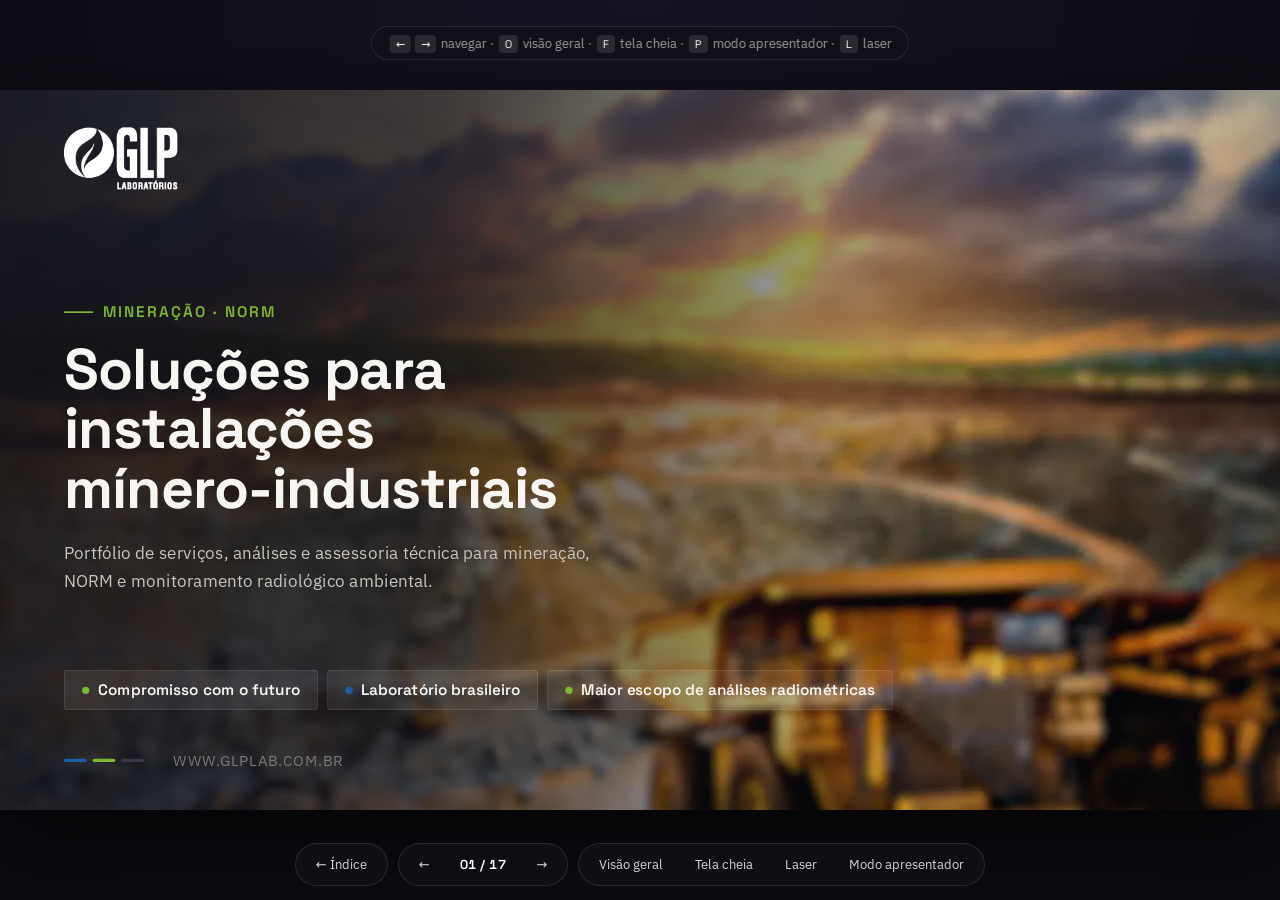
<file: mineracao.html>
<!doctype html><html lang="pt-BR"><head><meta charset="utf-8"><meta name="viewport" content="width=device-width,initial-scale=1"><meta name="robots" content="noindex,nofollow"><link rel="icon" href="[data-uri]"><link rel="stylesheet" href="assets/fonts.css"><style>*{margin:0;padding:0;box-sizing:border-box}img{max-width:100%}[hidden]{display:none!important}</style><title>GLP Laboratórios · Mineração</title>
<style>
:root{
  --ink:#14131a; --ink-2:#1e1c26; --bone:#F7F6F3; --paper:#FFFFFF;
  --blue:#1B5FA8; --blue-lo:#2a76c6; --green:#7CB92E; --green-lo:#95d143;
  --slate:#3d3b36; --mute:#5a5850; --mute-2:#6a6860; --faint:#8e8c83;
  --line:#e2e0d8; --shell:#0c0b10;
  --dsp:'Space Grotesk','Space Grotesk Fallback',system-ui,sans-serif;
  --body:'IBM Plex Sans','IBM Plex Sans Fallback',system-ui,sans-serif;
}
*{box-sizing:border-box}
html,body{height:100%}
body{margin:0;background:var(--shell);color:var(--bone);font-family:var(--body);overflow:hidden;
     -webkit-font-smoothing:antialiased}

/* ---------- shell ---------- */
.wrap{position:fixed;inset:0;overflow:hidden;
      background:radial-gradient(120% 90% at 50% 0%,#141320 0%,#0c0b10 62%)}
.stage{position:absolute;left:50%;top:50%;width:1920px;height:1080px;
       margin:-540px 0 0 -960px;transform-origin:center center;
       box-shadow:0 40px 120px rgba(0,0,0,.7);background:var(--bone);overflow:hidden}

/* ---------- slides ---------- */
.s{position:absolute;inset:0;overflow:hidden;opacity:0;visibility:hidden;
   transition:opacity .5s ease,transform .6s cubic-bezier(.22,.61,.36,1),filter .5s ease;
   transform:scale(1.015);filter:saturate(.8)}
.s.on{opacity:1;visibility:visible;transform:none;filter:none;z-index:2}
.s.dark{background:var(--ink);color:var(--bone)}
.s.light{background:var(--bone);color:var(--ink)}
.pad{position:absolute;inset:0;padding:84px 96px 104px;display:flex;flex-direction:column}
.fill{flex:1;display:flex;flex-direction:column;justify-content:center;min-height:0}
.foot.r{left:auto;right:64px;text-align:right}
.foot.r+.pg,.pg.l{right:auto;left:96px}
.casefig{border-radius:6px;overflow:hidden;position:relative;flex:1;min-height:0}
.casecard{margin:-58px 34px 0;position:relative;z-index:2;padding:32px 34px}

/* ---------- motion ---------- */
@keyframes rise{to{opacity:1;transform:none}}
@keyframes wipeX{to{clip-path:inset(0 0 0 0)}}
@keyframes kb{from{transform:scale(1.10) translate3d(0,0,0)}to{transform:scale(1.0)}}
@keyframes kb2{from{transform:scale(1.0)}to{transform:scale(1.09)}}
@keyframes drawX{to{transform:scaleX(1)}}
@keyframes glow{0%,100%{opacity:.5}50%{opacity:.85}}
.a{opacity:0;transform:translateY(26px)}
.s.on .a{animation:rise .78s cubic-bezier(.16,.84,.34,1) forwards;
         animation-delay:calc(var(--i,0)*85ms + 90ms)}
.wipe{clip-path:inset(0 100% 0 0)}
.s.on .wipe{animation:wipeX .85s cubic-bezier(.66,0,.25,1) forwards;
            animation-delay:calc(var(--i,0)*85ms + 160ms)}
.kb{transform:scale(1.10)}
.s.on .kb{animation:kb 22s cubic-bezier(.2,.5,.3,1) forwards}
.s.on .kb.rev{animation:kb2 24s ease-out forwards}
.drw{transform:scaleX(0);transform-origin:left center}
.s.on .drw{animation:drawX 1.3s cubic-bezier(.66,0,.25,1) forwards;animation-delay:.5s}
@media (prefers-reduced-motion:reduce){
  .a,.wipe,.kb,.drw{opacity:1!important;transform:none!important;clip-path:none!important;animation:none!important}
  .s{transition:opacity .2s linear}
}

/* ---------- media ---------- */
.ph{position:absolute;inset:0;background-size:cover;background-position:center;will-change:transform}
.scan{position:absolute;inset:0;pointer-events:none;mix-blend-mode:overlay;
  background-image:repeating-linear-gradient(115deg,rgba(255,255,255,.055) 0 1px,transparent 1px 3px)}
.vig{position:absolute;inset:0;pointer-events:none}
.grain{position:absolute;inset:0;pointer-events:none;opacity:.5;
  background-image:radial-gradient(rgba(255,255,255,.045) .5px,transparent .5px);background-size:3px 3px}

/* ---------- type ---------- */
.eye{display:flex;align-items:center;gap:12px;font-size:23px;letter-spacing:.14em;
     text-transform:uppercase;font-weight:600;color:var(--mute-2)}
.eye .dot{width:10px;height:10px;border-radius:50%;background:var(--blue);flex:0 0 auto}
.eye.g .dot{background:var(--green)}
.dark .eye{color:#8f8d84}
h1.t{font-family:var(--dsp);font-weight:700;font-size:86px;line-height:1.04;letter-spacing:-.015em;margin:0}
h2.t{font-family:var(--dsp);font-weight:700;font-size:56px;line-height:1.1;letter-spacing:-.012em;margin:0;text-wrap:balance}
h3{font-family:var(--dsp);font-weight:600;font-size:28px;line-height:1.25;margin:0}
p{margin:0;font-size:24px;line-height:1.58;color:var(--slate)}
.dark p{color:#C7C5BE}
.lead{font-size:26px;line-height:1.55;color:var(--mute)}
.dark .lead{color:#C7C5BE}
.sm{font-size:21px;line-height:1.5;color:var(--mute)}
b,strong{font-weight:600;color:var(--ink)}
.dark b,.dark strong{color:#fff}

/* ---------- chrome ---------- */
.logo{position:absolute;top:44px;right:64px;height:57px;width:auto;z-index:6;opacity:.55}
.logo.tl{left:96px;right:auto;top:56px;height:93px;opacity:1}
.foot{position:absolute;left:96px;bottom:44px;font-size:20px;letter-spacing:.02em;
      color:var(--faint);z-index:6;display:flex;align-items:center;gap:12px}
.foot::before{content:"";display:inline-block;width:7px;height:7px;border-radius:50%;
      background:var(--blue);box-shadow:13px 0 0 var(--green);margin-right:6px}
.dark .foot{color:#7a7870}
.pg{position:absolute;right:64px;bottom:44px;font-size:21px;color:var(--faint);z-index:6;
    font-family:var(--dsp);font-weight:600;font-variant-numeric:tabular-nums}
.dark .pg{color:#7a7870}
.dash{display:flex;gap:9px}
.dash i{width:34px;height:5px;border-radius:3px;background:var(--blue);display:block}
.dash i:nth-child(2){background:var(--green)}
.dash i:nth-child(3){background:#3a3846}

/* ---------- cards ---------- */
.card{background:var(--paper);border-radius:5px;padding:30px 32px;
      box-shadow:0 1px 3px rgba(20,19,26,.07),0 10px 30px -18px rgba(20,19,26,.28);
      transition:transform .35s cubic-bezier(.16,.84,.34,1),box-shadow .35s ease}
.card.tb{border-top:4px solid var(--blue)}
.card.tg{border-top:4px solid var(--green)}
.card.tk{border-top:4px solid var(--ink)}
.card.lb{border-left:4px solid var(--blue)}
.card.lg{border-left:4px solid var(--green)}
.card.lk{border-left:4px solid var(--ink)}
.num{width:54px;height:54px;border-radius:50%;display:grid;place-items:center;color:#fff;
     font-family:var(--dsp);font-weight:700;font-size:23px;flex:0 0 auto;
     font-variant-numeric:tabular-nums}
.nb{background:var(--blue)} .ng{background:var(--green)} .nk{background:var(--ink)}
.grid{display:grid;gap:20px}
.g2{grid-template-columns:repeat(2,1fr)} .g3{grid-template-columns:repeat(3,1fr)}
.g4{grid-template-columns:repeat(4,1fr)} .g5{grid-template-columns:repeat(5,1fr)}
.rail{display:flex;gap:20px}
.rail>i{width:4px;border-radius:2px;background:var(--green);flex:0 0 auto;display:block}
.rail.b>i{background:var(--blue)}
.chip{display:inline-flex;align-items:center;gap:13px;background:var(--ink);border-radius:5px;
      padding:14px 26px;color:var(--bone);font-family:var(--dsp);font-weight:600;font-size:23px}
.chip .d{width:11px;height:11px;border-radius:50%;background:var(--green);flex:0 0 auto}
.chip.b .d{background:var(--blue)}
.dark .chip{background:rgba(255,255,255,.07);border:1px solid rgba(255,255,255,.13)}
.ic{height:54px;width:auto;max-width:54px;object-fit:contain;align-self:flex-start;opacity:.9;flex:0 0 auto}
.ic.inv{filter:invert(1)}
.ic.big{height:74px;max-width:80px}
.markbox{background:var(--paper);border-radius:5px;display:flex;align-items:center;justify-content:center;
  padding:20px 24px;overflow:hidden;box-shadow:0 1px 3px rgba(20,19,26,.07);
  transition:transform .4s cubic-bezier(.16,.84,.34,1)}
.markbox img{max-width:100%;max-height:100%;width:auto;height:auto;object-fit:contain;display:block;
  filter:grayscale(1) contrast(1.05);opacity:.8;transition:filter .35s ease,opacity .35s ease}
.markbox:hover img{filter:none;opacity:1}
.markbox:hover{transform:translateY(-4px)}
.doc{border-radius:4px;overflow:hidden;background:#fff;box-shadow:0 2px 8px rgba(20,19,26,.12),0 24px 50px -28px rgba(20,19,26,.5)}
.doc img{display:block;width:100%;height:100%;object-fit:contain;background:#fff}

.mesh{position:absolute;inset:0;pointer-events:none;opacity:.6;
  background-image:linear-gradient(rgba(255,255,255,.045) 1px,transparent 1px),
                   linear-gradient(90deg,rgba(255,255,255,.045) 1px,transparent 1px);
  background-size:64px 64px;
  -webkit-mask-image:radial-gradient(ellipse 62% 58% at 50% 44%,#000 0%,transparent 78%);
  mask-image:radial-gradient(ellipse 62% 58% at 50% 44%,#000 0%,transparent 78%)}
.ctc{display:flex;flex-direction:column;align-items:center;gap:12px;
  background:rgba(255,255,255,.045);border:1px solid rgba(255,255,255,.1);
  border-radius:8px;padding:30px 22px}
.ctc .d{width:10px;height:10px;border-radius:50%}
.ctc .k{color:#8f8d84;font-size:20px;letter-spacing:.12em;text-transform:uppercase}
.ctc .v{color:#F7F6F3;font-size:25px;font-weight:600;text-align:center;line-height:1.3}

.gcard{background:rgba(255,255,255,.055);border:1px solid rgba(255,255,255,.12);
  border-radius:6px;padding:32px 32px 30px;display:flex;flex-direction:column}
.wb{background:#fff;border-radius:4px;padding:14px 18px;width:fit-content;
  display:flex;align-items:center;justify-content:center;min-height:96px}
.tags{display:flex;flex-wrap:wrap;gap:9px}
.tags span{display:inline-block;background:#eeece4;border-radius:4px;padding:8px 14px;
  font-size:20px;font-weight:500;color:var(--slate);font-variant-numeric:tabular-nums}
.dark .tags span{background:rgba(255,255,255,.09);color:#d8d6ce}

.tbl{display:flex;flex-direction:column;gap:2px;background:var(--line);border-radius:6px;overflow:hidden}
.tr{display:grid;grid-template-columns:260px 320px 1fr;gap:24px;background:var(--paper);
    padding:26px 30px;align-items:center}
.tr.th{background:var(--ink);color:#F7F6F3;padding:20px 30px;font-family:var(--dsp);
    font-weight:600;font-size:21px;letter-spacing:.1em;text-transform:uppercase}
.tr>div{font-size:23px;color:var(--slate)}
.tr.th>div{color:#c7c5be}
.badge{display:inline-block;padding:11px 22px;border-radius:5px;color:#fff;
    font-family:var(--dsp);font-weight:700;font-size:23px}

/* ---------- HUD ---------- */
.hud{position:fixed;left:0;right:0;bottom:0;z-index:50;display:flex;align-items:center;
     justify-content:center;gap:10px;padding:14px;opacity:0;transition:opacity .35s ease;
     pointer-events:none}
.hud.show{opacity:1;pointer-events:auto}
.hud .grp{display:flex;align-items:center;gap:4px;background:rgba(18,17,24,.82);
     border:1px solid rgba(255,255,255,.11);backdrop-filter:blur(14px);border-radius:999px;padding:6px}
.hud button{all:unset;cursor:pointer;color:#d8d6ce;font-family:var(--body);font-size:13px;
     padding:8px 14px;border-radius:999px;display:flex;align-items:center;gap:7px;line-height:1}
.hud button:hover{background:rgba(255,255,255,.1);color:#fff}
.hud button:focus-visible{outline:2px solid var(--green);outline-offset:2px}
.hud .idx{font-family:var(--dsp);font-weight:600;font-size:13px;color:#fff;padding:0 12px;
     font-variant-numeric:tabular-nums;letter-spacing:.04em}
.prog{position:fixed;top:0;left:0;height:3px;background:linear-gradient(90deg,var(--blue),var(--green));
     z-index:60;width:0;transition:width .5s cubic-bezier(.22,.61,.36,1);box-shadow:0 0 14px rgba(124,185,46,.5)}
.zone{position:fixed;top:0;bottom:0;width:16%;z-index:40;cursor:pointer}
.zone.l{left:0} .zone.r{right:0}

/* ---------- overview ---------- */
.ov{position:fixed;inset:0;z-index:70;background:rgba(9,8,13,.96);backdrop-filter:blur(8px);
    display:none;padding:56px;overflow:auto}
.ov.show{display:block}
.ov h4{font-family:var(--dsp);font-weight:600;font-size:15px;letter-spacing:.16em;
    text-transform:uppercase;color:#8f8d84;margin:0 0 26px}
.ovg{display:grid;grid-template-columns:repeat(auto-fill,minmax(260px,1fr));gap:20px}
.ovc{position:relative;cursor:pointer;border-radius:6px;overflow:hidden;background:#000;
    border:2px solid transparent;transition:border-color .2s ease,transform .25s ease}
.ovc:hover{transform:translateY(-3px)} .ovc:hover,.ovc.cur{border-color:var(--green)}
.ovc .fr{position:relative;width:100%;aspect-ratio:16/9;overflow:hidden}
.ovc .fr>*{position:absolute;top:0;left:0;width:1920px;height:1080px;transform-origin:top left}
.ovc .cap{display:flex;gap:9px;padding:9px 11px;font-size:12px;color:#c7c5be;background:#141320;
    align-items:baseline}
.ovc .cap b{font-family:var(--dsp);color:var(--green);font-size:11px;font-weight:700}
.hint{position:fixed;left:50%;top:26px;transform:translateX(-50%);z-index:65;font-size:12.5px;
    color:#a5a39b;background:rgba(18,17,24,.8);border:1px solid rgba(255,255,255,.1);
    padding:8px 16px;border-radius:999px;backdrop-filter:blur(10px);transition:opacity .6s ease}
.hud .homebtn{all:unset;cursor:pointer;color:#d8d6ce;font-family:var(--body);font-size:13px;padding:8px 14px;border-radius:999px;display:flex;align-items:center;gap:7px;line-height:1;text-decoration:none}.hud .homebtn:hover{background:rgba(255,255,255,.1);color:#fff}.hud .homebtn:focus-visible{outline:2px solid var(--green);outline-offset:2px}
.hint kbd{font-family:var(--dsp);font-size:11px;background:rgba(255,255,255,.11);
    padding:2px 6px;border-radius:4px;color:#fff;margin:0 2px}

/* ---------- modo apresentação: laser, tela preta, modo apresentador ---------- */
.laser{position:absolute;left:0;top:0;width:30px;height:30px;margin:-15px 0 0 -15px;border-radius:50%;
  background:radial-gradient(circle,#ff4a3d 0 30%,rgba(255,40,30,.55) 45%,rgba(255,40,30,0) 72%);
  box-shadow:0 0 22px 6px rgba(255,40,30,.45);z-index:90;pointer-events:none;display:none}
.laser.show{display:block}
.stage.lz{cursor:none}
.blk{position:absolute;inset:0;background:#000;z-index:80;display:none}
.blk.show{display:block}
.blk span{display:none}

body.pm{overflow:hidden;background:#0c0b10;color:#e9e7e0;font-family:var(--body)}
body.pm .prog,body.pm .zone,body.pm .hint,body.pm .hud{display:none!important}
.pmx{position:fixed;inset:0;display:grid;grid-template-columns:minmax(0,1.62fr) minmax(320px,1fr);
  grid-template-rows:auto minmax(0,1fr) auto;gap:16px;padding:16px 18px}
.pmx-top{grid-column:1/-1;display:flex;align-items:center;gap:18px;flex-wrap:wrap}
.pmx-ttl{font-family:var(--dsp);font-weight:600;font-size:15px;letter-spacing:.12em;text-transform:uppercase;color:#a5a39b;margin-right:auto}
.pmx-ttl b{color:#fff;font-weight:600}
.pmx-con{font-size:13px;color:#a5a39b;display:flex;align-items:center;gap:8px}
.pmx-con i{width:9px;height:9px;border-radius:50%;background:#d9534f;display:block}
.pmx-con.ok i{background:var(--green)}
.pmx-clock{font-family:var(--dsp);font-size:17px;color:#a5a39b;font-variant-numeric:tabular-nums}
.pmx-timer{display:flex;align-items:center;gap:8px;background:#17161e;border:1px solid #2a2833;border-radius:10px;padding:6px 8px 6px 14px}
.pmx-timer .tv{font-family:var(--dsp);font-weight:700;font-size:26px;color:#fff;font-variant-numeric:tabular-nums;min-width:118px}
.pmx-timer.paused .tv{color:#8e8c83}
.pmx button{all:unset;cursor:pointer;font-family:var(--body);font-size:14px;color:#e9e7e0;background:#1e1c26;
  border:1px solid #2f2d39;border-radius:8px;padding:8px 13px;line-height:1;display:inline-flex;align-items:center;gap:7px;white-space:nowrap}
.pmx button:hover{background:#2a2833;color:#fff}
.pmx button:focus-visible{outline:2px solid var(--green);outline-offset:2px}
.pmx button.on{background:var(--blue);border-color:var(--blue);color:#fff}
.pmx button.big{font-size:16px;padding:12px 22px}
.pmx kbd{font-family:var(--dsp);font-size:11px;background:rgba(255,255,255,.1);border-radius:4px;padding:2px 6px;color:#cfcdc6}
.pmx-cur{position:relative;min-height:0;display:flex;flex-direction:column;gap:8px}
.pmx-lab{font-size:12px;letter-spacing:.14em;text-transform:uppercase;color:#8e8c83;font-weight:600;display:flex;gap:10px;align-items:center}
.pmx-lab b{color:#e9e7e0;font-weight:600;letter-spacing:.06em}
.pmx-box{position:relative;flex:1;min-height:0;border-radius:8px;overflow:hidden;background:#000}
body.pm .wrap{position:absolute;inset:0;background:#000}
body.pm .stage{box-shadow:none}
body.pm .blk{background:rgba(0,0,0,.82)}
body.pm .blk span{display:flex;position:absolute;inset:0;align-items:center;justify-content:center;
  font-family:var(--dsp);font-size:64px;color:#fff;letter-spacing:.06em}
.pmx-side{display:flex;flex-direction:column;gap:14px;min-height:0}
.pmx-next{display:flex;flex-direction:column;gap:8px}
.pmx-nf{position:relative;width:100%;aspect-ratio:16/9;border-radius:6px;overflow:hidden;background:#000}
.pmx-nf>.s{width:1920px;height:1080px;transform-origin:0 0;position:absolute;left:0;top:0}
.pmx-end{position:absolute;inset:0;display:flex;align-items:center;justify-content:center;color:#8e8c83;font-size:15px}
.pmx-notes{flex:1;min-height:0;display:flex;flex-direction:column;gap:8px}
.pmx-nb{flex:1;min-height:0;overflow:auto;background:#15141b;border:1px solid #24222c;border-radius:8px;padding:16px 20px 16px 18px}
.pmx-nb ul{margin:0;padding:0 0 0 1.1em}
.pmx-nb li{font-size:var(--nfs,21px);line-height:1.45;color:#ecebe6;margin:0 0 .55em}
.pmx-nb li::marker{color:var(--green)}
.pmx-nb .none{color:#8e8c83;font-size:15px}
.pmx-fs{margin-left:auto;display:flex;gap:6px}
.pmx-fs button{padding:4px 9px;font-size:12px}
.pmx-bot{grid-column:1/-1;display:flex;align-items:center;gap:10px;flex-wrap:wrap}
.pmx-bot .ix{font-family:var(--dsp);font-weight:700;font-size:20px;color:#fff;min-width:92px;text-align:center;font-variant-numeric:tabular-nums}
.pmx-bot .sp{flex:1}
.pmx-help{font-size:12.5px;color:#8e8c83}
.pmx-tip{position:fixed;left:50%;top:70px;transform:translateX(-50%);z-index:95;max-width:640px;background:#1b1a22;
  border:1px solid #34323d;border-radius:12px;padding:18px 22px;font-size:14.5px;line-height:1.55;color:#d8d6ce;box-shadow:0 24px 60px rgba(0,0,0,.6)}
.pmx-tip b{color:#fff}
.pmx-tip ol{margin:8px 0 12px 1.2em;padding:0}
@media (max-width:900px){
  .pmx{grid-template-columns:1fr;grid-template-rows:auto minmax(220px,1fr) auto auto;overflow:auto}
}
</style>

</head><body><div class="prog" id="prog"></div>
<div class="wrap"><div class="stage" id="stage">

<!-- 01 ................................................................. -->
<section class="s dark" data-label="Capa">
  <div class="ph kb" data-bg="hero_truck"></div>
  <div class="scan"></div>
  <div class="vig" style="background:linear-gradient(100deg,rgba(20,19,26,.94) 0%,rgba(20,19,26,.82) 32%,rgba(20,19,26,.46) 58%,rgba(20,19,26,.2) 78%,rgba(20,19,26,.4) 100%)"></div>
  <img class="logo tl a" style="--i:0" data-src="glp_white" alt="GLP Laboratórios">
  <div style="position:absolute;left:96px;top:318px;width:1180px">
    <div class="a" style="--i:1;display:flex;align-items:center;gap:14px;margin-bottom:26px">
      <span class="wipe" style="--i:1;width:44px;height:3px;background:var(--green);display:block"></span>
      <span style="color:var(--green);font-family:var(--dsp);font-weight:600;font-size:23px;letter-spacing:.13em;text-transform:uppercase">Mineração · NORM</span>
    </div>
    <h1 class="t a" style="--i:2">Soluções para<br>instalações<br>mínero-industriais</h1>
    <p class="a lead" style="--i:4;margin-top:32px;max-width:840px;color:#C7C5BE;font-size:26px">
      Portfólio de serviços, análises e assessoria técnica para mineração, NORM
      e monitoramento radiológico ambiental.</p>
  </div>
  <div style="position:absolute;left:96px;bottom:150px;display:flex;gap:14px">
    <span class="chip a" style="--i:5"><i class="d"></i>Compromisso com o futuro</span>
    <span class="chip b a" style="--i:6"><i class="d"></i>Laboratório brasileiro</span>
    <span class="chip a" style="--i:7"><i class="d"></i>Maior escopo de análises radiométricas</span>
  </div>
  <div style="position:absolute;left:96px;bottom:60px;display:flex;gap:44px;align-items:center">
    <span class="dash a" style="--i:8"><i></i><i></i><i></i></span>
    <span class="a" style="--i:8;color:#7a7870;font-size:22px;letter-spacing:.07em">WWW.GLPLAB.COM.BR</span>
  </div>
</section>

<!-- 02 ................................................................. -->
<section class="s light" data-label="Nossos serviços">
  <img class="logo" data-src="glp_color" alt="">
  <div class="pad">
    <div class="eye a" style="--i:0"><i class="dot"></i>02 · Portfólio</div>
    <h2 class="t a" style="--i:1;margin-top:18px">Nossos serviços</h2>
    <p class="a lead" style="--i:2;margin-top:18px;max-width:1000px">Atuação integrada para demandas radiológicas em mineração, indústria e cadeia de exportação.</p>
    <div class="grid g4" style="margin-top:52px">
      <div class="card tb a" style="--i:3;display:flex;flex-direction:column;gap:20px;min-height:330px">
        <img class="ic" data-src="ic_consult" alt="">
        <h3>Consultoria técnica especializada</h3>
        <p class="sm">Atendimento a exigências de órgãos reguladores para mineração e NORM: radioproteção, licenciamento, PMRA e exportação de minérios.</p>
      </div>
      <div class="card tg a" style="--i:4;display:flex;flex-direction:column;gap:20px;min-height:330px">
        <img class="ic" data-src="ic_env" alt="">
        <h3>Análises ambientais</h3>
        <p class="sm">Matrizes ambientais para programas de monitoramento ambiental radiológico.</p>
      </div>
      <div class="card tb a" style="--i:5;display:flex;flex-direction:column;gap:20px;min-height:330px">
        <img class="ic" data-src="ic_analysis" alt="">
        <h3>Análises especiais</h3>
        <p class="sm">Minérios, NORM, rejeitos, efluentes e resíduos especiais.</p>
      </div>
      <div class="card tb a" style="--i:6;display:flex;flex-direction:column;gap:20px;min-height:330px">
        <img class="ic" data-src="ic_food" alt="">
        <h3>Alimentos</h3>
        <p class="sm">Análises radiométricas para segurança, exportação e certificação de alimentos.</p>
      </div>
    </div>
    <div class="rail a" style="--i:7;margin-top:44px"><i></i>
      <p style="max-width:none;white-space:nowrap">Da caracterização inicial ao relatório técnico, o GLP Laboratórios organiza a jornada analítica com foco em <b>conformidade</b> e <b>rastreabilidade</b>.</p>
    </div>
  </div>
  <div class="foot">GLP Laboratórios · Mineração</div><div class="pg">02</div>
</section>

<!-- 03 ................................................................. -->
<section class="s light" data-label="Excelência radiológica">
  <div style="position:absolute;left:0;top:0;bottom:0;width:44%;overflow:hidden">
    <div class="ph kb rev" data-bg="excavator" style="background-position:78% center"></div>
    <div class="vig" style="background:linear-gradient(180deg,rgba(20,19,26,0) 55%,rgba(20,19,26,.4) 100%)"></div>
  </div>
  <img class="logo" data-src="glp_color" alt="">
  <div style="position:absolute;left:44%;right:0;top:0;bottom:0;padding:96px 96px 96px 76px;display:flex;flex-direction:column;justify-content:center">
    <div class="eye g a" style="--i:0"><i class="dot"></i>03 · Atuação</div>
    <h2 class="t a" style="--i:1;margin-top:20px">Excelência em<br>serviços radiológicos</h2>
    <p class="a" style="--i:2;margin-top:30px;font-size:25px;max-width:780px">Projetos para avaliação e controle de impactos ambientais em empreendimentos mínero-industriais, com assessoria para licenciamento, treinamentos, planos, relatórios, coletas e análises radiométricas e radioquímicas.</p>
    <div style="display:flex;flex-direction:column;gap:18px;margin-top:44px">
      <div class="card lb a" style="--i:3;padding:24px 28px"><h3 style="font-size:26px">Radioproteção</h3><p class="sm" style="margin-top:7px">Planos e rotinas técnicas</p></div>
      <div class="card lg a" style="--i:4;padding:24px 28px"><h3 style="font-size:26px">Licenciamento</h3><p class="sm" style="margin-top:7px">ANSN e requisitos aplicáveis</p></div>
      <div class="card lk a" style="--i:5;padding:24px 28px"><h3 style="font-size:26px">Monitoramento</h3><p class="sm" style="margin-top:7px">PMRA e campo analítico</p></div>
    </div>
  </div>
  <div class="foot" style="left:calc(44% + 76px)">GLP Laboratórios · Mineração</div><div class="pg">03</div>
</section>

<!-- 04 ................................................................. -->
<section class="s light" data-label="Requisitos legais">
  <img class="logo" data-src="glp_color" alt="">
  <div class="pad">
    <div class="eye a" style="--i:0"><i class="dot"></i>04 · Regulatório</div>
    <h2 class="t a" style="--i:1;margin-top:18px">Requisitos legais</h2>
    <p class="a lead" style="--i:2;margin-top:16px;max-width:1080px">O GLP Laboratórios oferece serviços especializados para atendimento a requisitos legais aplicáveis a mineradoras, usinas de beneficiamento físico e químico de minério e metalúrgicas que empregam material NORM.</p>
    <div class="grid g3 fill" style="margin-top:44px;align-content:center">
      <div class="card lb a" style="--i:3"><h3 style="font-size:25px;color:var(--blue)">ANSN NN 3.01/2024</h3><p class="sm" style="margin-top:9px">Requisitos Básicos de Radioproteção e Segurança Radiológica de Fontes de Radiação</p></div>
      <div class="card lg a" style="--i:4"><h3 style="font-size:25px;color:#5d8c22">Portaria DRS nº 09/13</h3><p class="sm" style="margin-top:9px">Verificação e análise do fosfogesso para uso agrícola e na indústria cimenteira</p></div>
      <div class="card lb a" style="--i:5"><h3 style="font-size:25px;color:var(--blue)">ANSN NN 4.01/16</h3><p class="sm" style="margin-top:9px">Segurança e proteção radiológica para instalações mínero-industriais</p></div>
      <div class="card lg a" style="--i:6"><h3 style="font-size:25px;color:#5d8c22">Posição Regulatória 3.01/008:2011</h3><p class="sm" style="margin-top:9px">Programa de Monitoração Radiológica Ambiental</p></div>
      <div class="card lb a" style="--i:7"><h3 style="font-size:25px;color:var(--blue)">ANSN NN 8.01</h3><p class="sm" style="margin-top:9px">Gerência de rejeitos radioativos de baixo e médio níveis de radiação</p></div>
      <div class="card lg a" style="--i:8"><h3 style="font-size:25px;color:#5d8c22">Anuência ANSN</h3><p class="sm" style="margin-top:9px">Exportação de matérias-primas e minerais</p></div>
    </div>
    <div class="a" style="--i:9;margin-top:38px;display:flex;gap:14px;align-items:center">
      <img data-src="ic_radiation" alt="" style="height:34px;opacity:.75">
      <span style="font-family:var(--dsp);font-weight:600;font-size:24px;letter-spacing:.1em;color:var(--mute-2)">NORM · PMRA</span>
    </div>
  </div>
  <div class="foot">GLP Laboratórios · Mineração</div><div class="pg">04</div>
</section>

<!-- 05 ................................................................. -->
<section class="s light" data-label="Somente no GLP">
  <img class="logo" data-src="glp_color" alt="">
  <div style="position:absolute;left:0;top:0;bottom:0;width:56%;padding:96px 72px 96px 96px;display:flex;flex-direction:column;justify-content:center">
    <div class="eye g a" style="--i:0"><i class="dot"></i>05 · Diferenciais</div>
    <h2 class="t a" style="--i:1;margin-top:20px">Somente no<br>GLP Laboratórios</h2>
    <p class="a" style="--i:2;margin-top:26px;font-size:25px;max-width:760px">Soluções pensadas para conformidade regulatória, qualidade analítica e segurança em atividades de licenciamento radiológico.</p>
    <div style="display:flex;flex-direction:column;gap:20px;margin-top:42px">
      <div class="card a" style="--i:3;display:flex;gap:24px;align-items:flex-start;padding:26px 30px">
        <span class="num nb">01</span><div><h3 style="font-size:26px">Equipe especializada</h3><p class="sm" style="margin-top:7px">Radioquímicos, químicos, físico, engenheiros e supervisores de radioproteção.</p></div></div>
      <div class="card a" style="--i:4;display:flex;gap:24px;align-items:flex-start;padding:26px 30px">
        <span class="num ng">02</span><div><h3 style="font-size:26px">Laboratório próprio</h3><p class="sm" style="margin-top:7px">Base analítica para análises radiométricas e radioquímicas.</p></div></div>
      <div class="card a" style="--i:5;display:flex;gap:24px;align-items:flex-start;padding:26px 30px">
        <span class="num nk">03</span><div><h3 style="font-size:26px">Visão de campo</h3><p class="sm" style="margin-top:7px">Coletas, monitoramentos e planos integrados à rotina operacional.</p></div></div>
    </div>
  </div>
  <div style="position:absolute;right:0;top:0;bottom:0;width:44%;overflow:hidden">
    <div class="ph kb" data-bg="lab_tech"></div>
    <div class="vig" style="background:linear-gradient(180deg,rgba(20,19,26,0) 58%,rgba(20,19,26,.42) 100%)"></div>
  </div>
  <div class="foot">GLP Laboratórios · Mineração</div>
  <div class="pg" style="right:auto;left:calc(56% - 40px)">05</div>
</section>

<!-- 06 ................................................................. -->
<section class="s dark" data-label="Qualidade">
  <div class="ph kb rev" data-bg="ore_dark" style="opacity:.28"></div>
  <div class="vig" style="background:linear-gradient(90deg,rgba(20,19,26,.97) 30%,rgba(20,19,26,.78) 100%)"></div>
  <div class="grain"></div>
  <img class="logo" data-src="glp_white" alt="" style="opacity:.7">
  <div class="pad">
    <div class="eye g a" style="--i:0"><i class="dot"></i>06 · Qualidade</div>
    <h2 class="t a" style="--i:1;margin-top:18px;color:#F7F6F3">Estrutura de qualidade</h2>
    <p class="a lead" style="--i:2;margin-top:16px;max-width:1000px">Acreditações e qualificações que sustentam a competência técnica do GLP.</p>
    <div class="grid g3" style="margin-top:56px">
      <div class="a" style="--i:3;background:rgba(255,255,255,.055);border:1px solid rgba(255,255,255,.12);border-radius:6px;padding:34px 34px 30px;display:flex;flex-direction:column;gap:22px">
        <div style="height:118px;display:flex;align-items:center"><img data-src="iso17025" alt="ISO/IEC 17025" style="height:118px;width:auto"></div>
        <div><div style="font-family:var(--dsp);font-weight:700;font-size:27px;color:#fff">ABNT NBR ISO/IEC 17025</div>
        <p class="sm" style="color:#a5a39b;margin-top:8px">Acreditação Cgcre · CRL 1266</p></div>
      </div>
      <div class="a" style="--i:4;background:rgba(255,255,255,.055);border:1px solid rgba(255,255,255,.12);border-radius:6px;padding:34px 34px 30px;display:flex;flex-direction:column;gap:22px">
        <div style="height:118px;display:flex;align-items:center;background:#fff;border-radius:4px;padding:12px 18px;width:fit-content"><img data-src="ansn" alt="ANSN" style="height:94px;width:auto"></div>
        <div><div style="font-family:var(--dsp);font-weight:700;font-size:27px;color:#fff">ANSN</div>
        <p class="sm" style="color:#a5a39b;margin-top:8px">Instalação licenciada pela Autoridade Nacional de Segurança Nuclear</p></div>
      </div>
      <div class="a" style="--i:5;background:rgba(255,255,255,.055);border:1px solid rgba(255,255,255,.12);border-radius:6px;padding:34px 34px 30px;display:flex;flex-direction:column;gap:22px">
        <div style="height:118px;display:flex;align-items:center;background:#fff;border-radius:4px;padding:12px 18px;width:fit-content"><img data-src="almera" alt="ALMERA" style="height:80px;width:auto"></div>
        <div><div style="font-family:var(--dsp);font-weight:700;font-size:27px;color:#fff">Rede ALMERA</div>
        <p class="sm" style="color:#a5a39b;margin-top:8px">Medição de radioatividade ambiental · IAEA</p></div>
      </div>
    </div>
    <div class="rail a" style="--i:6;margin-top:48px"><i></i>
      <p style="max-width:1250px;color:#C7C5BE">A estrutura de qualidade permite atender demandas nacionais e internacionais com <b>rastreabilidade</b>, <b>padronização</b> e <b>confiabilidade analítica</b>.</p>
    </div>
  </div>
  <div class="foot">GLP Laboratórios · Mineração</div><div class="pg">06</div>
</section>

<!-- 07 ................................................................. -->
<section class="s light" data-label="Certificações">
  <img class="logo" data-src="glp_color" alt="">
  <div class="pad">
    <div class="eye g a" style="--i:0"><i class="dot"></i>07 · Reconhecimento</div>
    <h2 class="t a" style="--i:1;margin-top:18px">Certificações reconhecidas</h2>
    <p class="a lead" style="--i:2;margin-top:16px;max-width:1000px">Reconhecimentos internacionais que atestam competência e desempenho técnico em diferentes áreas.</p>
    <div class="fill" style="display:grid;grid-template-columns:repeat(5,1fr);gap:26px;margin-top:44px;align-content:center;flex:1">
      <div class="a" style="--i:3"><div class="doc" style="height:460px;padding:10px"><img data-src="cert_cgcre" alt="Certificado de acreditação Cgcre"></div><div class="sm" style="margin-top:14px;font-weight:600;color:var(--ink)">Cgcre</div><div class="sm" style="font-size:19px">Certificado de acreditação</div></div>
      <div class="a" style="--i:4"><div class="doc" style="height:460px;padding:10px"><img data-src="cert_ird" alt="Certificado IRD"></div><div class="sm" style="margin-top:14px;font-weight:600;color:var(--ink)">IRD</div><div class="sm" style="font-size:19px">Intercomparação nacional</div></div>
      <div class="a" style="--i:5"><div class="doc" style="height:460px;padding:10px"><img data-src="cert_iaea1" alt="Certificado AIEA"></div><div class="sm" style="margin-top:14px;font-weight:600;color:var(--ink)">IAEA</div><div class="sm" style="font-size:19px">Ensaio de proficiência</div></div>
      <div class="a" style="--i:6"><div class="doc" style="height:460px;padding:10px"><img data-src="cert_iaea2" alt="Certificado AIEA"></div><div class="sm" style="margin-top:14px;font-weight:600;color:var(--ink)">IAEA</div><div class="sm" style="font-size:19px">Águas e sedimentos</div></div>
      <div class="a" style="--i:7"><div class="doc" style="height:460px;padding:10px"><img data-src="cert_era" alt="Certificado ERA"></div><div class="sm" style="margin-top:14px;font-weight:600;color:var(--ink)">ERA</div><div class="sm" style="font-size:19px">Ensaio de proficiência RAD 120</div></div>
    </div>
    <div class="rail b a" style="--i:8;margin-top:44px"><i></i>
      <p style="max-width:1250px">Competência técnica comprovada por <b>programas de proficiência</b>, certificações e reconhecimentos setoriais.</p>
    </div>
  </div>
  <div class="foot">GLP Laboratórios · Mineração</div><div class="pg">07</div>
</section>

<!-- 08 ................................................................. -->
<section class="s light" data-label="Equipe técnica">
  <div style="position:absolute;left:0;top:0;bottom:0;width:38%;overflow:hidden">
    <div class="ph kb" data-bg="drum"></div>
    <div class="vig" style="background:linear-gradient(90deg,rgba(20,19,26,.25) 0%,rgba(20,19,26,0) 40%,rgba(247,246,243,.1) 100%)"></div>
  </div>
  <img class="logo" data-src="glp_color" alt="">
  <div style="position:absolute;left:38%;right:0;top:0;bottom:0;padding:88px 96px 88px 68px;display:flex;flex-direction:column;justify-content:center">
    <div class="eye a" style="--i:0"><i class="dot"></i>08 · Equipe</div>
    <h2 class="t a" style="--i:1;margin-top:18px">Equipe técnica</h2>
    <p class="a" style="--i:2;margin-top:20px;font-size:24px;max-width:900px">Equipe multidisciplinar para radioproteção, análises radiométricas e meio ambiente, com expertise aplicada no Brasil e no exterior.</p>
    <div class="grid g3" style="margin-top:38px;gap:16px">
      <div class="card lb a" style="--i:3;padding:20px 22px"><p class="sm" style="font-weight:600;color:var(--ink)">Relatório de informações preliminares</p></div>
      <div class="card lg a" style="--i:4;padding:20px 22px"><p class="sm" style="font-weight:600;color:var(--ink)">Estudo e caracterização de radionuclídeos</p></div>
      <div class="card lb a" style="--i:5;padding:20px 22px"><p class="sm" style="font-weight:600;color:var(--ink)">Elaboração e execução de PMRA</p></div>
      <div class="card lg a" style="--i:6;padding:20px 22px"><p class="sm" style="font-weight:600;color:var(--ink)">Relatório de análise de segurança ocupacional</p></div>
      <div class="card lb a" style="--i:7;padding:20px 22px"><p class="sm" style="font-weight:600;color:var(--ink)">Levantamento radiométrico ambiental e operacional</p></div>
      <div class="card lg a" style="--i:8;padding:20px 22px"><p class="sm" style="font-weight:600;color:var(--ink)">Plano de amostragem e serviço de campo</p></div>
      <div class="card lb a" style="--i:9;padding:20px 22px"><p class="sm" style="font-weight:600;color:var(--ink)">Treinamento sobre radioproteção em NORM</p></div>
      <div class="card lg a" style="--i:10;padding:20px 22px"><p class="sm" style="font-weight:600;color:var(--ink)">Monitoramento de radônio e radiação ambiente</p></div>
      <div class="card lb a" style="--i:11;padding:20px 22px"><p class="sm" style="font-weight:600;color:var(--ink)">Plano de proteção física de fontes</p></div>
    </div>
  </div>
  <div class="foot" style="left:calc(38% + 68px)">GLP Laboratórios · Mineração</div><div class="pg">08</div>
</section>

<!-- 09 ................................................................. -->
<section class="s light" data-label="Licenciamento e proteção radiológica">
  <img class="logo" data-src="glp_color" alt="">
  <div class="pad">
    <div class="eye g a" style="--i:0"><i class="dot"></i>09 · Frentes de atuação</div>
    <h2 class="t a" style="--i:1;margin-top:18px">Licenciamento e proteção radiológica</h2>
    <p class="a lead" style="--i:2;margin-top:16px">Frentes de atuação para mineração e instalações mínero-industriais.</p>
    <div class="grid g3 fill" style="margin-top:40px;gap:26px;align-content:center">
      <div class="card tb a" style="--i:3;padding:34px 34px 30px;display:flex;flex-direction:column;gap:22px">
        <div style="display:flex;align-items:center;gap:16px"><span class="num nb" style="width:56px;height:56px;font-size:20px;flex:0 0 auto">ANSN</span>
          <h3 style="font-size:26px">Licenciamento radiológico</h3></div>
        <div style="display:flex;flex-direction:column;gap:14px">
          <div class="rail b"><i></i><p class="sm">Credenciamento de instalações junto à ANSN</p></div>
          <div class="rail b"><i></i><p class="sm">Autorização para posse e uso com urânio e tório associados</p></div>
          <div class="rail b"><i></i><p class="sm">Plano de descomissionamento</p></div>
        </div>
      </div>
      <div class="card tg a" style="--i:4;padding:34px 34px 30px;display:flex;flex-direction:column;gap:22px">
        <div style="display:flex;align-items:center;gap:16px"><span class="num ng" style="width:56px;height:56px;font-size:20px;flex:0 0 auto">PMRA</span>
          <h3 style="font-size:26px">Planos e documentação</h3></div>
        <div style="display:flex;flex-direction:column;gap:14px">
          <div class="rail"><i></i><p class="sm">Plano de Proteção Radiológica Ocupacional (PPRO)</p></div>
          <div class="rail"><i></i><p class="sm">PMRA pré-operacional, operacional e de descomissionamento</p></div>
          <div class="rail"><i></i><p class="sm">Análises em laboratório próprio acreditado</p></div>
        </div>
      </div>
      <div class="card tk a" style="--i:5;padding:34px 34px 30px;display:flex;flex-direction:column;gap:22px">
        <div style="display:flex;align-items:center;gap:16px"><span class="num nk" style="width:56px;height:56px;font-size:23px;flex:0 0 auto">Rn</span>
          <h3 style="font-size:26px">Campo e treinamento</h3></div>
        <div style="display:flex;flex-direction:column;gap:14px">
          <div class="rail b"><i></i><p class="sm">Monitoramento de Radônio-222 e radiação ambiente</p></div>
          <div class="rail b"><i></i><p class="sm">Treinamento de IOE e indivíduos do público</p></div>
          <div class="rail b"><i></i><p class="sm">Coleta de amostras ambientais e de processo</p></div>
        </div>
      </div>
    </div>
  </div>
  <div class="foot">GLP Laboratórios · Mineração</div><div class="pg">09</div>
</section>

<!-- 10 ................................................................. -->
<section class="s dark" data-label="Case · Santa Quitéria">
  <div style="position:absolute;right:0;top:0;bottom:0;width:50%;overflow:hidden">
    <div class="ph kb" data-bg="pit"></div>
    <div class="vig" style="background:linear-gradient(90deg,rgba(20,19,26,1) 0%,rgba(20,19,26,.55) 34%,rgba(20,19,26,.18) 100%)"></div>
  </div>
  <div class="scan"></div>
  <img class="logo" data-src="glp_white" alt="" style="opacity:.7">
  <div style="position:absolute;left:0;top:0;bottom:0;width:56%;padding:96px 60px 96px 96px;display:flex;flex-direction:column;justify-content:center">
    <div class="eye g a" style="--i:0"><i class="dot"></i>10 · Serviços realizados</div>
    <div class="a" style="--i:1;margin-top:22px;font-family:var(--dsp);font-weight:700;font-size:22px;letter-spacing:.16em;text-transform:uppercase;color:var(--green)">Projeto</div>
    <h2 class="t a" style="--i:2;margin-top:8px;color:#F7F6F3;font-size:72px">Santa Quitéria</h2>
    <p class="a" style="--i:3;margin-top:26px;font-size:26px;line-height:1.55;color:#C7C5BE;max-width:760px">Análises radiométricas para implementação de <b>PMRA-PO (Urânio)</b>, incluindo monitoramento de radiação ambiente e Rn-222.</p>
    <div style="display:flex;gap:16px;margin-top:44px;flex-wrap:wrap">
      <span class="chip a" style="--i:4"><i class="d"></i>01 · PMRA-PO</span>
      <span class="chip b a" style="--i:5"><i class="d"></i>02 · Radiação ambiente</span>
      <span class="chip a" style="--i:6"><i class="d"></i>03 · Rn-222</span>
    </div>
    <span class="drw" style="display:block;height:2px;background:linear-gradient(90deg,var(--blue),var(--green));margin-top:52px;max-width:560px"></span>
  </div>
  <div class="foot">GLP Laboratórios · Mineração</div><div class="pg">10</div>
</section>

<!-- 11 ................................................................. -->
<section class="s light" data-label="Cases · Ilmenita e Terras Raras I">
  <img class="logo" data-src="glp_color" alt="">
  <div class="pad">
    <div class="eye a" style="--i:0"><i class="dot"></i>11 · Serviços realizados</div>
    <h2 class="t a" style="--i:1;margin-top:18px">Licenciamento e exportação</h2>
    <div class="grid g2 fill" style="margin-top:44px;gap:38px;align-content:stretch">
      <div class="a" style="--i:2;display:flex;flex-direction:column">
        <div class="casefig">
          <div class="ph kb rev" data-bg="aerial"></div></div>
        <div class="card lb casecard">
          <div style="font-family:var(--dsp);font-weight:700;font-size:19px;letter-spacing:.15em;text-transform:uppercase;color:var(--blue)">Projeto</div>
          <h3 style="font-size:36px;margin-top:8px">Ilmenita</h3>
          <p class="sm" style="margin-top:15px;font-size:22px">Assessoria técnica e análises radiométricas para licenciamento radiológico (Vanádio/Ilmenita) e exportação.</p>
        </div>
      </div>
      <div class="a" style="--i:3;display:flex;flex-direction:column">
        <div class="casefig">
          <div class="ph kb" data-bg="forest"></div></div>
        <div class="card lg casecard">
          <div style="font-family:var(--dsp);font-weight:700;font-size:19px;letter-spacing:.15em;text-transform:uppercase;color:#5d8c22">Projeto</div>
          <h3 style="font-size:36px;margin-top:8px">Terras Raras I</h3>
          <p class="sm" style="margin-top:15px;font-size:22px">Assessoria técnica e análises para licenciamento radiológico e implementação de PMRA-PO (Terras Raras).</p>
        </div>
      </div>
    </div>
  </div>
  <div class="foot">GLP Laboratórios · Mineração</div><div class="pg">11</div>
</section>

<!-- 12 ................................................................. -->
<section class="s light" data-label="Cases · Terras Raras II e Fosfogesso">
  <img class="logo" data-src="glp_color" alt="">
  <div class="pad">
    <div class="eye g a" style="--i:0"><i class="dot"></i>12 · Serviços realizados</div>
    <h2 class="t a" style="--i:1;margin-top:18px">Pré-operacional e monitoramento</h2>
    <div class="grid g2 fill" style="margin-top:44px;gap:38px;align-content:stretch">
      <div class="a" style="--i:2;display:flex;flex-direction:column">
        <div class="casefig">
          <div class="ph kb" data-bg="boat"></div></div>
        <div class="card lg casecard">
          <div style="font-family:var(--dsp);font-weight:700;font-size:19px;letter-spacing:.15em;text-transform:uppercase;color:#5d8c22">Projeto</div>
          <h3 style="font-size:36px;margin-top:8px">Terras Raras II</h3>
          <p class="sm" style="margin-top:15px;font-size:22px">Assessoria técnica e análises para licenciamento radiológico pré-operacional.</p>
        </div>
      </div>
      <div class="a" style="--i:3;display:flex;flex-direction:column">
        <div class="casefig">
          <div class="ph kb rev" data-bg="soil"></div></div>
        <div class="card lb casecard">
          <div style="font-family:var(--dsp);font-weight:700;font-size:19px;letter-spacing:.15em;text-transform:uppercase;color:var(--blue)">Projeto</div>
          <h3 style="font-size:36px;margin-top:8px">Fosfogesso Catalão</h3>
          <p class="sm" style="margin-top:15px;font-size:22px">Monitoramento de níveis de Ra-226 e Ra-228 em fosfogesso para atendimento à Portaria DRS nº 09/13.</p>
        </div>
      </div>
    </div>
  </div>
  <div class="foot">GLP Laboratórios · Mineração</div><div class="pg">12</div>
</section>

<!-- 13 ................................................................. -->
<section class="s light" data-label="Cases · Tântalo/Nióbio e Magnetita">
  <img class="logo" data-src="glp_color" alt="">
  <div class="pad">
    <div class="eye a" style="--i:0"><i class="dot"></i>13 · Serviços realizados</div>
    <h2 class="t a" style="--i:1;margin-top:18px">Amostragem e balanço de massas</h2>
    <div class="grid g2 fill" style="margin-top:44px;gap:38px;align-content:stretch">
      <div class="a" style="--i:2;display:flex;flex-direction:column">
        <div class="casefig">
          <div class="ph kb" data-bg="landscape"></div></div>
        <div class="card lb casecard">
          <div style="font-family:var(--dsp);font-weight:700;font-size:19px;letter-spacing:.15em;text-transform:uppercase;color:var(--blue)">Projeto</div>
          <h3 style="font-size:36px;margin-top:8px">Tântalo / Nióbio</h3>
          <p class="sm" style="margin-top:15px;font-size:22px">Amostragem e análises radiométricas de matrizes ambientais em mina localizada em São João del-Rei/MG.</p>
        </div>
      </div>
      <div class="a" style="--i:3;display:flex;flex-direction:column">
        <div class="casefig">
          <div class="ph kb rev" data-bg="equip"></div></div>
        <div class="card lg casecard">
          <div style="font-family:var(--dsp);font-weight:700;font-size:19px;letter-spacing:.15em;text-transform:uppercase;color:#5d8c22">Projeto</div>
          <h3 style="font-size:36px;margin-top:8px">Magnetita</h3>
          <p class="sm" style="margin-top:15px;font-size:22px">Análises radiométricas para avaliação e determinação de balanço de massas radioativo.</p>
        </div>
      </div>
    </div>
  </div>
  <div class="foot">GLP Laboratórios · Mineração</div><div class="pg">13</div>
</section>

<!-- 14 ................................................................. -->
<section class="s dark" data-label="Case · Petrobras">
  <div class="ph kb" data-bg="columns" style="opacity:.55"></div>
  <div class="scan"></div>
  <div class="vig" style="background:linear-gradient(100deg,rgba(20,19,26,.96) 0%,rgba(20,19,26,.8) 40%,rgba(20,19,26,.4) 72%,rgba(20,19,26,.2) 100%)"></div>
  <img class="logo tl a" style="--i:0;height:52px" data-src="glp_white" alt="">
  <div style="position:absolute;left:96px;top:0;bottom:0;width:1120px;display:flex;flex-direction:column;justify-content:center">
    <div class="eye g a" style="--i:1"><i class="dot"></i>14 · Serviços realizados</div>
    <h2 class="t a" style="--i:2;margin-top:22px;color:#F7F6F3;font-size:76px">Projeto Petrobras</h2>
    <p class="a" style="--i:3;margin-top:28px;font-size:28px;line-height:1.5;color:#C7C5BE;max-width:880px">Caracterização de material contendo <b>NORM</b> da indústria de Óleo &amp; Gás por espectrometria gama <i>in situ</i>.</p>
    <div style="display:flex;gap:16px;margin-top:40px;align-items:center">
      <span class="chip a" style="--i:4"><i class="d"></i>Espectrometria gama in situ</span>
      <img class="a" style="--i:5;height:34px;filter:brightness(0) invert(1);opacity:.85" data-src="c_petrobras" alt="Petrobras">
    </div>
  </div>
  <div class="foot">GLP Laboratórios · Mineração</div>
  <div class="pg">14</div>
</section>

<!-- 15 ................................................................. -->
<section class="s light" data-label="Empresas que confiam">
  <img class="logo" data-src="glp_color" alt="">
  <div class="pad">
    <div class="eye a" style="--i:0"><i class="dot"></i>15 · Relacionamentos</div>
    <h2 class="t a" style="--i:1;margin-top:18px">Empresas que confiam no GLP</h2>
    <p class="a lead" style="--i:2;margin-top:16px;max-width:1080px">Relacionamentos técnicos construídos com laboratórios, indústrias, mineração, alimentos e energia.</p>
    <div class="grid g5" style="margin-top:44px;gap:18px">
      <div class="markbox a" style="--i:3;height:152px"><img data-src="c_petrobras" alt="Petrobras"></div>
      <div class="markbox a" style="--i:3;height:152px"><img data-src="c_largo" alt="Largo"></div>
      <div class="markbox a" style="--i:4;height:152px"><img data-src="c_cmoc" alt="CMOC"></div>
      <div class="markbox a" style="--i:4;height:152px"><img data-src="c_serraverde" alt="Serra Verde Mineração"></div>
      <div class="markbox a" style="--i:5;height:152px"><img data-src="c_galvani" alt="Galvani"></div>
      <div class="markbox a" style="--i:5;height:152px"><img data-src="c_bveritas" alt="Bureau Veritas"></div>
      <div class="markbox a" style="--i:6;height:152px"><img data-src="c_sgs" alt="SGS"></div>
      <div class="markbox a" style="--i:6;height:152px"><img data-src="c_sgsgeosol" alt="SGS Geosol"></div>
      <div class="markbox a" style="--i:7;height:152px"><img data-src="c_eurofins" alt="Eurofins"></div>
      <div class="markbox a" style="--i:7;height:152px"><img data-src="c_erm" alt="ERM"></div>
      <div class="markbox a" style="--i:8;height:152px"><img data-src="c_cpea" alt="CPEA"></div>
      <div class="markbox a" style="--i:8;height:152px"><img data-src="c_jabarra" alt="Jabarra Radioproteção"></div>
      <div class="markbox a" style="--i:9;height:152px"><img data-src="c_amg" alt="AMG Brasil"></div>
      <div class="markbox a" style="--i:9;height:152px"><img data-src="c_mdias" alt="M. Dias Branco"></div>
      <div class="markbox a" style="--i:10;height:152px"><img data-src="c_seara" alt="Seara"></div>
    </div>
    <div class="rail a" style="--i:11;margin-top:38px"><i></i>
      <p style="max-width:1250px">Portfólio técnico com atuação em <b>múltiplos setores</b> e demandas radiométricas especializadas.</p></div>
  </div>
  <div class="foot">GLP Laboratórios · Mineração</div><div class="pg">15</div>
</section>

<!-- 16 ................................................................. -->
<section class="s dark" data-label="Encerramento">
  <div class="ph kb rev" data-bg="warehouse" style="opacity:.6"></div>
  <div class="scan"></div>
  <div class="vig" style="background:linear-gradient(100deg,rgba(20,19,26,.94) 0%,rgba(20,19,26,.76) 44%,rgba(20,19,26,.4) 70%,rgba(20,19,26,.2) 100%)"></div>
  <img class="logo tl a" style="--i:0" data-src="glp_white" alt="">
  <div style="position:absolute;left:96px;top:290px;width:1220px">
    <h2 class="t a" style="--i:1;color:#F7F6F3;font-size:66px;line-height:1.16">Unimos especialização radiométrica,<br>visão regulatória e atuação colaborativa.</h2>
    <p class="a" style="--i:3;margin-top:32px;font-size:27px;line-height:1.55;color:#C7C5BE;max-width:900px">Para apoiar mineradoras, indústrias e laboratórios na entrega de resultados técnicos seguros e conformes.</p>
    <div class="a" style="--i:4;margin-top:40px;font-family:var(--dsp);font-weight:600;font-size:27px;color:var(--green)">GLP Laboratórios</div>
    <p class="a" style="--i:5;margin-top:10px;font-size:23px;color:#8f8d84;font-style:italic">Mais do que análises, entregamos confiança em cada resultado.</p>
  </div>
  <div style="position:absolute;left:96px;bottom:60px"><span class="dash a" style="--i:6"><i></i><i></i><i></i></span></div>
  <div class="pg">16</div>
</section>

<!-- 17 ................................................................. -->
<section class="s dark" data-label="Contato">
  <div class="mesh"></div>
  <div class="vig" style="background:radial-gradient(ellipse 70% 55% at 50% 42%,rgba(27,95,168,.26) 0%,rgba(124,185,46,.09) 38%,rgba(20,19,26,0) 68%)"></div>
  <div class="grain"></div>
  <div style="position:absolute;inset:0;display:flex;flex-direction:column;align-items:center;justify-content:center;padding:0 96px">
    <img class="a" style="--i:0;height:130px;width:auto;margin-bottom:52px" data-src="glp_white" alt="GLP Laboratórios">
    <h2 class="t a" style="--i:1;font-size:52px;text-align:center;color:#F7F6F3;line-height:1.15">Vamos conversar sobre<br>o seu projeto.</h2>
    <span class="drw" style="display:block;height:2px;width:340px;margin-top:44px;background:linear-gradient(90deg,transparent,var(--blue),var(--green),transparent)"></span>
    <div style="display:grid;grid-template-columns:repeat(3,1fr);gap:24px;margin-top:60px;width:100%;max-width:1300px">
      <div class="a ctc" style="--i:3">
        <span class="d" style="background:var(--green)"></span>
        <span class="k">E-mail</span><span class="v">vendas@glplab.com.br</span></div>
      <div class="a ctc" style="--i:4">
        <span class="d" style="background:var(--blue)"></span>
        <span class="k">Telefone</span><span class="v">+55 19 98455-9001</span></div>
      <div class="a ctc" style="--i:5">
        <span class="d" style="background:var(--green)"></span>
        <span class="k">Website</span><span class="v">www.glplab.com.br</span></div>
    </div>
    <div class="a" style="--i:6;margin-top:66px;text-align:center">
      <div style="font-family:var(--dsp);font-weight:700;font-size:34px;color:#F7F6F3;letter-spacing:-.01em">O maior laboratório radiométrico do Brasil.</div>
      <span class="dash" style="justify-content:center;margin-top:28px;display:flex"><i></i><i></i><i></i></span>
    </div>
  </div>
  <div class="pg">17</div>
</section>

</div></div>

<div class="zone l" id="zl" aria-hidden="true"></div>
<div class="zone r" id="zr" aria-hidden="true"></div>

<div class="hint" id="hint"><kbd>←</kbd><kbd>→</kbd> navegar · <kbd>O</kbd> visão geral · <kbd>F</kbd> tela cheia · <kbd>P</kbd> modo apresentador · <kbd>L</kbd> laser</div>

<nav class="hud" id="hud" aria-label="Controles da apresentação">
  <div class="grp"><a class="homebtn" href="index.html" title="Voltar ao índice">← Índice</a></div>
  <div class="grp">
    <button id="bPrev" title="Slide anterior (←)" aria-label="Slide anterior">←</button>
    <span class="idx" id="idx">01 / 17</span>
    <button id="bNext" title="Próximo slide (→)" aria-label="Próximo slide">→</button>
  </div>
  <div class="grp">
    <button id="bOv" title="Visão geral (O)">Visão geral</button>
    <button id="bFs" title="Tela cheia (F)">Tela cheia</button>
  </div>
</nav>


<div class="ov" id="ov" role="dialog" aria-label="Visão geral dos slides">
  <h4>GLP Laboratórios · Mineração — 17 slides</h4>
  <div class="ovg" id="ovg"></div>
</div>

<script>
(function(){
  "use strict";
  var A = {"aerial": "assets/ae1d0a174da1.webp", "almera": "assets/d6f54334d9b3.webp", "ansn": "assets/45a362988c8f.webp", "boat": "assets/da942debed17.webp", "c_amg": "assets/0fd659f42bfb.webp", "c_bveritas": "assets/e8316bde4384.webp", "c_cmoc": "assets/9531516e5923.webp", "c_cpea": "assets/8c4149d0f0b7.webp", "c_erm": "assets/8c20e3dc9dd4.webp", "c_eurofins": "assets/e7b39854210b.webp", "c_galvani": "assets/81d9197fe3a5.webp", "c_jabarra": "assets/10aaa19562cf.webp", "c_largo": "assets/c4679a43c7e5.webp", "c_mdias": "assets/c90a38f4bf1f.webp", "c_petrobras": "assets/72a8451bb6da.webp", "c_seara": "assets/65d194b3c04a.webp", "c_serraverde": "assets/b2ada97b2a3c.webp", "c_sgs": "assets/bafdbc27f16c.webp", "c_sgsgeosol": "assets/6039fc2c169d.webp", "cert_cgcre": "assets/82b4fe0439ab.webp", "cert_era": "assets/89a446dea421.webp", "cert_iaea1": "assets/e691fb2cf19b.webp", "cert_iaea2": "assets/f6f6dfbff1db.webp", "cert_ird": "assets/e801e76a9fdd.webp", "columns": "assets/7bfe760848bc.webp", "drum": "assets/3944315e85a7.webp", "equip": "assets/5017e7be1463.webp", "excavator": "assets/db2c1acadcbf.webp", "forest": "assets/222c540ba015.webp", "glp_color": "assets/037860b27494.webp", "glp_white": "assets/b8f279db4a04.webp", "hero_truck": "assets/84ed83cc4914.webp", "ic_analysis": "assets/b69bd1980eb5.webp", "ic_consult": "assets/bd04274f7541.webp", "ic_env": "assets/ccb4e49bac3c.webp", "ic_food": "assets/5e17d68c90f8.webp", "ic_radiation": "assets/4d0ff3259818.webp", "iso17025": "assets/0f32a5776728.webp", "lab_tech": "assets/cf646d48b886.webp", "landscape": "assets/7e068b816a7e.webp", "ore_dark": "assets/4ff3eb9d50d1.webp", "pit": "assets/5e64ee6295f2.webp", "soil": "assets/f9d3f44b2fad.webp", "warehouse": "assets/2b416ad717fb.webp"};

  /* ---- resolve embedded media ---- */
  document.querySelectorAll('[data-bg]').forEach(function(el){
    var u = A[el.getAttribute('data-bg')];
    if (u) el.style.backgroundImage = 'url("'+u+'")';
  });
  document.querySelectorAll('img[data-src]').forEach(function(el){
    var u = A[el.getAttribute('data-src')];
    if (u) el.src = u;
  });

  var stage = document.getElementById('stage');
  var slides = Array.prototype.slice.call(stage.querySelectorAll('.s'));
  var N = slides.length;
  var cur = 0;
  var prog = document.getElementById('prog');
  var idx  = document.getElementById('idx');
  var hud  = document.getElementById('hud');
  var ov   = document.getElementById('ov');
  var ovg  = document.getElementById('ovg');
  var hint = document.getElementById('hint');

  function pad(n){ return (n<10?'0':'')+n; }

  /* Em about:srcdoc (visualizador de artifact) e em iframes com sandbox o
     documento não tem URL própria: replaceState lança SecurityError. Aqui o
     deep link é um extra, então falha em silêncio e o deck segue funcionando. */
  var canHash = true;
  function setHash(n){
    if (!canHash) return;
    try { history.replaceState(null, '', '#' + n); }
    catch (e) { canHash = false; }
  }

  /* ---- fit stage to viewport ---- */
  var wrapEl = stage.parentNode;
  function fit(){
    var w = wrapEl.clientWidth || window.innerWidth, h = wrapEl.clientHeight || window.innerHeight;
    var s = Math.min(w/1920, h/1080);
    stage.style.transform = 'scale('+s+')';
  }
  window.addEventListener('resize', fit, {passive:true});
  fit();

  /* ---- navigation ---- */
  function go(n, push){
    n = Math.max(0, Math.min(N-1, n));
    if (n === cur && slides[cur].classList.contains('on')) return;
    slides.forEach(function(s,i){ s.classList.toggle('on', i===n); });
    cur = n;
    prog.style.width = ((n)/(N-1)*100) + '%';
    idx.textContent = pad(n+1)+' / '+pad(N);
    Array.prototype.forEach.call(ovg.children, function(c,i){ c.classList.toggle('cur', i===n); });
    if (push !== false) setHash(n+1);
    if (window.__onGo) window.__onGo(n);
  }
  function next(){ go(cur+1); }
  function prev(){ go(cur-1); }

  document.getElementById('bNext').onclick = next;
  document.getElementById('bPrev').onclick = prev;
  document.getElementById('zr').onclick = next;
  document.getElementById('zl').onclick = prev;

  document.addEventListener('keydown', function(e){
    if (e.metaKey || e.ctrlKey || e.altKey) return;
    var k = e.key;
    if (k==='ArrowRight'||k==='PageDown'||k===' '||k==='Enter'){ e.preventDefault(); next(); }
    else if (k==='ArrowLeft'||k==='PageUp'||k==='Backspace'){ e.preventDefault(); prev(); }
    else if (k==='Home'){ e.preventDefault(); go(0); }
    else if (k==='End'){ e.preventDefault(); go(N-1); }
    else if (k==='o'||k==='O'){ e.preventDefault(); toggleOv(); }
    else if (k==='f'||k==='F'){ e.preventDefault(); fs(); }
    else if (k==='Escape'){ ov.classList.remove('show'); }
  });

  /* ---- touch ---- */
  var tx=0, ty=0;
  document.addEventListener('touchstart', function(e){ tx=e.changedTouches[0].clientX; ty=e.changedTouches[0].clientY; }, {passive:true});
  document.addEventListener('touchend', function(e){
    var dx=e.changedTouches[0].clientX-tx, dy=e.changedTouches[0].clientY-ty;
    if (Math.abs(dx)>56 && Math.abs(dx)>Math.abs(dy)) { dx<0 ? next() : prev(); }
  }, {passive:true});

  /* ---- fullscreen ---- */
  function fs(){
    try {
      var r = document.fullscreenElement
        ? document.exitFullscreen()
        : (document.documentElement.requestFullscreen && document.documentElement.requestFullscreen());
      if (r && r.catch) r.catch(function(){});
    } catch (e) {}
  }
  document.getElementById('bFs').onclick = fs;

  /* ---- overview ---- */
  var built = false;
  function buildOv(){
    if (built) return; built = true;
    slides.forEach(function(s,i){
      var c = document.createElement('div'); c.className='ovc';
      var fr = document.createElement('div'); fr.className='fr';
      var cl = s.cloneNode(true);
      cl.classList.add('on'); cl.style.opacity='1'; cl.style.visibility='visible';
      cl.style.filter='none'; cl.style.transition='none';
      cl.querySelectorAll('.a,.wipe,.kb,.drw').forEach(function(el){
        el.style.opacity='1'; el.style.transform='none'; el.style.clipPath='none'; el.style.animation='none';
      });
      fr.appendChild(cl);
      c.appendChild(fr);
      var cap = document.createElement('div'); cap.className='cap';
      cap.innerHTML = '<b>'+pad(i+1)+'</b><span></span>';
      cap.lastChild.textContent = s.getAttribute('data-label')||'';
      c.appendChild(cap);
      c.onclick = function(){ ov.classList.remove('show'); go(i); };
      ovg.appendChild(c);
    });
    scaleOv();
  }
  function scaleOv(){
    Array.prototype.forEach.call(ovg.children, function(c){
      var fr = c.querySelector('.fr');
      var k = fr.clientWidth/1920;
      fr.firstChild.style.transform = 'scale('+k+')';
    });
  }
  function toggleOv(){
    buildOv();
    ov.classList.toggle('show');
    if (ov.classList.contains('show')) requestAnimationFrame(scaleOv);
  }
  document.getElementById('bOv').onclick = toggleOv;
  window.addEventListener('resize', function(){ if (built) scaleOv(); }, {passive:true});

  /* ---- hud auto-hide ---- */
  var t;
  function poke(){
    hud.classList.add('show');
    clearTimeout(t);
    t = setTimeout(function(){ hud.classList.remove('show'); }, 2600);
  }
  ['mousemove','keydown','touchstart','click'].forEach(function(ev){
    document.addEventListener(ev, poke, {passive:true});
  });
  poke();
  setTimeout(function(){ hint.style.opacity='0'; }, 5200);
  setTimeout(function(){ if(hint.parentNode) hint.parentNode.removeChild(hint); }, 6400);

  /* ---- deep link ---- */
  function fromHash(){
    var h = '';
    try { h = location.hash || ''; } catch (e) {}
    var v = parseInt(h.replace('#',''),10);
    return (isFinite(v) && v>0) ? Math.min(v,N)-1 : 0;
  }
  window.addEventListener('hashchange', function(){ go(fromHash(), false); });

  /* ---- boot ---- */
  window.__deck = {go:go, cur:function(){return cur;}, N:N, slides:slides, stage:stage, fit:fit, toggleOv:toggleOv, fs:fs};
  go(fromHash(), false);
})();
</script>
<script>window.__notes = [
[
"Apresentar o GLP: maior escopo de análises radiométricas do Brasil",
"Foco da conversa: instalações mínero-industriais e NORM",
"Perguntar o contexto: minério, fase do projeto, órgão envolvido"
],
[
"Quatro frentes integradas: consultoria, ambiental, análises especiais e alimentos",
"Para mineração, o centro é consultoria + análises especiais",
"Mensagem: da caracterização inicial ao relatório técnico"
],
[
"Avaliação e controle de impactos em empreendimentos mínero-industriais",
"Três pilares: radioproteção, licenciamento na ANSN e monitoramento (PMRA)",
"Inclui treinamentos, planos, relatórios, coletas e análises"
],
[
"Mapa das normas que o cliente precisa atender",
"Destaque: ANSN NN 3.01/2024 e NN 4.01 (mínero-industriais)",
"Fosfogesso: Portaria DRS nº 09/13",
"Anuência da ANSN para exportação de minerais com NORM"
],
[
"Três diferenciais juntos: equipe especializada, laboratório próprio e visão de campo",
"Serviços feitos por especialistas de alta competência técnica",
"Poucos concorrentes reúnem os três"
],
[
"ISO/IEC 17025 acreditada pela Cgcre — CRL 1266",
"Instalação licenciada pela ANSN",
"Rede ALMERA da IAEA: radioatividade ambiental",
"Oferecer o escopo acreditado completo por e-mail"
],
[
"Provas documentais: Cgcre, IRD, IAEA e ERA (RAD 120)",
"Ensaios de proficiência: competência comprovada, não declarada"
],
[
"Equipe: radioquímicos, químicos, físico, engenheiros e supervisores de radioproteção",
"Nove entregas: perguntar quais o cliente já tem e quais faltam",
"Destacar PMRA e monitoramento de radônio"
],
[
"Três frentes: licenciamento na ANSN, planos e documentação, campo e treinamento",
"PPRO e PMRA: pré-operacional, operacional e descomissionamento",
"Treinamento de IOE e de indivíduos do público",
"Espinha dorsal do serviço para mineração"
],
[
"Projeto Santa Quitéria: PMRA pré-operacional de urânio",
"Monitoramento de radiação ambiente e Rn-222"
],
[
"Ilmenita/Vanádio: licenciamento radiológico com foco em exportação",
"Terras Raras I: licenciamento + PMRA pré-operacional"
],
[
"Terras Raras II: licenciamento pré-operacional",
"Fosfogesso Catalão: Ra-226 e Ra-228 (Portaria DRS nº 09/13)",
"Gancho: uso do fosfogesso na agricultura e na indústria cimenteira"
],
[
"Tântalo/Nióbio: amostragem e análises ambientais em São João del-Rei/MG",
"Magnetita: balanço de massas radioativo no processo"
],
[
"Petrobras: caracterização de material com NORM em Óleo & Gás",
"Espectrometria gama in situ: medição no local, sem transportar amostra"
],
[
"Prova social: mineração, energia, alimentos, consultorias e laboratórios",
"Deixar o cliente reconhecer os próprios pares"
],
[
"Resumo: especialização radiométrica + visão regulatória + atuação colaborativa",
"Propor um próximo passo concreto: proposta, visita técnica ou envio do escopo"
],
[
"Deixar este slide na tela durante as perguntas",
"Contato comercial: vendas@glplab.com.br",
"Combinar o próximo passo antes de encerrar"
]
];</script>

<script>
/* ==== Modo apresentação: apresentador (2ª janela), laser, tela preta, passador ==== */
(function(){
  "use strict";
  var LANG = ((document.documentElement.lang || "pt").slice(0,2) === "en") ? "en" : "pt";
  var TT = {"pt": {"blackScreen": "Tela preta", "laser": "Laser", "laserTitle": "Apontador laser (L)", "presTitle": "Modo apresentador: notas, próximo slide e cronômetro (P)", "presBtn": "Modo apresentador", "popupBlocked": "O navegador bloqueou a janela do apresentador. Libere pop-ups para este site e tente de novo.", "presenterPrefix": "Apresentador", "topTitle": "Modo apresentador", "searching": "Procurando a janela dos slides…", "openAudTitle": "Abrir a janela que vai para o projetor ou para a transmissão", "openAud": "Abrir janela dos slides", "pauseTitle": "Pausar / continuar (T)", "pause": "Pausar", "resume": "Continuar", "resetTitle": "Zerar cronômetro", "reset": "Zerar", "helpTitle": "Como usar", "curSlide": "Slide atual", "next": "Próximo", "notes": "Notas", "fontDown": "Diminuir letra", "fontUp": "Aumentar letra", "prev": "← Anterior", "nextBtn": "Próximo →", "laserBtnTitle": "Apontador laser: passe o mouse sobre o slide atual (L)", "blkTitle": "Escurece a tela do público (B)", "blkBtn": "Tela preta", "ovTitle": "Ver todos os slides (O)", "ovBtn": "Visão geral", "help": "← → ou passador para navegar · T pausa o cronômetro", "end": "Fim da apresentação", "noNotes": "Sem notas para este slide.", "conn": "Janela dos slides conectada", "notConn": "Janela dos slides não conectada", "helpHead": "Como apresentar", "h1": "Com projetor ou TV: arraste a <b>janela dos slides</b> para a segunda tela e aperte <b>F</b> nela (tela cheia). Esta janela fica no notebook.", "h2": "Em Teams ou Meet: compartilhe só a <b>janela</b> dos slides, não a tela inteira.", "h3": "Navegue por aqui, pelo passador ou pelas setas. As duas janelas andam juntas.", "h4": "<b>L</b> liga o laser: passe o mouse sobre o slide atual. <b>B</b> escurece a tela do público.", "ok": "Entendi", "param": "apresentador", "hint": " · <kbd>P</kbd> modo apresentador · <kbd>L</kbd> laser"}, "en": {"blackScreen": "Black screen", "laser": "Laser", "laserTitle": "Laser pointer (L)", "presTitle": "Presenter mode: notes, next slide and timer (P)", "presBtn": "Presenter mode", "popupBlocked": "The browser blocked the presenter window. Allow pop-ups for this site and try again.", "presenterPrefix": "Presenter", "topTitle": "Presenter mode", "searching": "Looking for the slides window…", "openAudTitle": "Open the window that goes to the projector or the broadcast", "openAud": "Open slides window", "pauseTitle": "Pause / resume (T)", "pause": "Pause", "resume": "Resume", "resetTitle": "Reset timer", "reset": "Reset", "helpTitle": "How to use", "curSlide": "Current slide", "next": "Next", "notes": "Notes", "fontDown": "Smaller text", "fontUp": "Larger text", "prev": "← Previous", "nextBtn": "Next →", "laserBtnTitle": "Laser pointer: hover over the current slide (L)", "blkTitle": "Darkens the audience screen (B)", "blkBtn": "Black screen", "ovTitle": "See all slides (O)", "ovBtn": "Overview", "help": "← → or clicker to navigate · T pauses the timer", "end": "End of presentation", "noNotes": "No notes for this slide.", "conn": "Slides window connected", "notConn": "Slides window not connected", "helpHead": "How to present", "h1": "With a projector or TV: drag the <b>slides window</b> to the second screen and press <b>F</b> on it (fullscreen). This window stays on your laptop.", "h2": "On Teams or Meet: share only the slides <b>window</b>, not the whole screen.", "h3": "Navigate from here, with a clicker or the arrow keys. Both windows move together.", "h4": "<b>L</b> turns on the laser: hover over the current slide. <b>B</b> darkens the audience screen.", "ok": "Got it", "param": "presenter", "hint": " · <kbd>P</kbd> presenter mode · <kbd>L</kbd> laser"}};
  var T = TT[LANG];
  var D = window.__deck; if (!D) return;
  var NOTES = window.__notes || [];
  var stage = D.stage, slides = D.slides, N = D.N;
  var IS_P = /[?&](apresentador|presenter)\b/.test(location.search);
  var KEY = 'glp-deck:' + location.pathname.replace(/[?#].*$/,'');
  function pad(n){ return (n<10?'0':'')+n; }
  function $(id){ return document.getElementById(id); }

  /* ---------- comunicação entre janelas ---------- */
  var peer = null;           // a outra janela (opener ou popup)
  try { if (window.opener && !window.opener.closed) peer = window.opener; } catch(e){}
  var bc = null;
  try { bc = new BroadcastChannel(KEY); } catch(e){}
  var seen = {}, remote = false;
  function send(m){
    m.id = Math.random().toString(36).slice(2); m.k = KEY; m.from = IS_P ? 'p' : 'a';
    seen[m.id] = 1;
    try { if (peer && !peer.closed) peer.postMessage(m, '*'); } catch(e){}
    try { if (bc) bc.postMessage(m); } catch(e){}
  }
  function recv(m, src){
    if (!m || m.k !== KEY || !m.id || seen[m.id]) return;
    if (m.from === (IS_P ? 'p' : 'a')) return;   // só conversa com o outro papel
    seen[m.id] = 1;
    if (src && !peer) peer = src;
    handle(m);
  }
  window.addEventListener('message', function(e){ recv(e.data, e.source); });
  if (bc) bc.onmessage = function(e){ recv(e.data, null); };

  window.__onGo = function(n){
    if (!remote) send({t:'go', n:n});
    if (IS_P) renderP(n);
  };
  function goRemote(n){ remote = true; try { D.go(n); } finally { remote = false; } if (IS_P) renderP(n); }

  /* ---------- laser e tela preta (as duas janelas) ---------- */
  var laser = document.createElement('div'); laser.className = 'laser'; stage.appendChild(laser);
  var blk = document.createElement('div'); blk.className = 'blk'; blk.innerHTML = '<span>' + T.blackScreen + '</span>';
  stage.parentNode.appendChild(blk);
  var laserOn = false, blkOn = false, lastSent = 0;

  function setLaser(on, fromRemote){
    laserOn = on;
    stage.classList.toggle('lz', on);
    if (!on) laser.classList.remove('show');
    var b = $('pLaser'); if (b) b.classList.toggle('on', on);
    if (!fromRemote) send({t:'laser', on:on});
  }
  function setBlk(on, fromRemote){
    blkOn = on; blk.classList.toggle('show', on);
    var b = $('pBlk'); if (b) b.classList.toggle('on', on);
    if (!fromRemote) send({t:'blk', on:on});
  }
  function placeLaser(x, y){
    laser.style.transform = 'translate(' + x + 'px,' + y + 'px)';
    laser.classList.add('show');
  }
  stage.addEventListener('mousemove', function(e){
    if (!laserOn) return;
    var r = stage.getBoundingClientRect();
    var x = (e.clientX - r.left) / r.width * 1920, y = (e.clientY - r.top) / r.height * 1080;
    placeLaser(x, y);
    var t = Date.now();
    if (t - lastSent > 16) { lastSent = t; send({t:'lp', x:Math.round(x), y:Math.round(y)}); }
  });
  stage.addEventListener('mouseleave', function(){
    if (!laserOn) return; laser.classList.remove('show'); send({t:'lh'});
  });

  function handle(m){
    if (m.t === 'go') goRemote(m.n);
    else if (m.t === 'laser') setLaser(m.on, true);
    else if (m.t === 'lp') { if (laserOn) placeLaser(m.x, m.y); }
    else if (m.t === 'lh') laser.classList.remove('show');
    else if (m.t === 'blk') setBlk(m.on, true);
    else if (m.t === 'hello' && !IS_P) { send({t:'go', n:D.cur()}); send({t:'blk', on:blkOn}); }
    else if (m.t === 'ping' && !IS_P) send({t:'pong'});
    else if (m.t === 'pong' || (m.t === 'go' && IS_P)) lastPong = Date.now();
    if (IS_P && m.t !== 'ping') lastPong = Date.now();
  }

  /* ---------- abrir o modo apresentador ---------- */
  function baseUrl(){ return location.href.replace(/[?#].*$/, ''); }
  function openPresenter(){
    var w = null;
    try { w = window.open(baseUrl() + '?' + T.param + '#' + (D.cur()+1), 'glp-apresentador',
                         'width=1280,height=780,menubar=no,toolbar=no,location=no'); } catch(e){}
    if (w) { peer = w; try { w.focus(); } catch(e){} }
    else alert(T.popupBlocked);
  }
  function openAudience(){
    var w = null;
    try { w = window.open(baseUrl() + '#' + (D.cur()+1), 'glp-slides', 'width=1100,height=640'); } catch(e){}
    if (w) peer = w;
  }

  /* ---------- teclado (passador incluso) ---------- */
  document.addEventListener('keydown', function(e){
    if (e.metaKey || e.ctrlKey || e.altKey) return;
    var k = e.key;
    if (k === 'l' || k === 'L') { e.preventDefault(); setLaser(!laserOn); }
    else if (k === 'b' || k === 'B' || k === '.') { e.preventDefault(); setBlk(!blkOn); }
    else if ((k === 'p' || k === 'P') && !IS_P) { e.preventDefault(); openPresenter(); }
    else if (k === 'F5') { e.preventDefault(); if (!IS_P) D.fs(); }
    else if (IS_P && (k === 't' || k === 'T')) { e.preventDefault(); toggleTimer(); }
  });

  /* ---------- botões no rodapé da janela normal ---------- */
  if (!IS_P) {
    var bFs = $('bFs');
    if (bFs) {
      var bL = document.createElement('button'); bL.id = 'bLaser'; bL.title = T.laserTitle; bL.textContent = T.laser;
      bL.onclick = function(){ setLaser(!laserOn); };
      var bP = document.createElement('button'); bP.id = 'bPres'; bP.title = T.presTitle;
      bP.textContent = T.presBtn; bP.onclick = openPresenter;
      bFs.parentNode.appendChild(bL); bFs.parentNode.appendChild(bP);
    }
    var _sl = setLaser;
    setLaser = function(on, r){ _sl(on, r); var b = $('bLaser'); if (b) b.style.background = on ? 'rgba(27,95,168,.9)' : ''; };
    return;
  }

  /* ================= JANELA DO APRESENTADOR ================= */
  document.title = T.presenterPrefix + ' · ' + document.title;
  document.body.classList.add('pm');
  var ttl = (document.title.split('·').pop() || '').trim();
  var shell = document.createElement('div'); shell.className = 'pmx';
  shell.innerHTML =
    '<div class="pmx-top">' +
      '<div class="pmx-ttl">' + T.topTitle + ' · <b>' + ttl + '</b></div>' +
      '<div class="pmx-con" id="pCon"><i></i><span>' + T.searching + '</span> <button id="pOpenA" title="' + T.openAudTitle + '">' + T.openAud + '</button></div>' +
      '<div class="pmx-clock" id="pClock">--:--</div>' +
      '<div class="pmx-timer" id="pTimer"><span class="tv" id="pTv">00:00:00</span>' +
        '<button id="pTp" title="' + T.pauseTitle + '">' + T.pause + '</button><button id="pTr" title="' + T.resetTitle + '">' + T.reset + '</button></div>' +
      '<button id="pHelp" title="' + T.helpTitle + '">?</button>' +
    '</div>' +
    '<div class="pmx-cur"><div class="pmx-lab">' + T.curSlide + ' <b id="pLab"></b></div><div class="pmx-box" id="pBox"></div></div>' +
    '<div class="pmx-side">' +
      '<div class="pmx-next"><div class="pmx-lab">' + T.next + ' <b id="pNlab"></b></div><div class="pmx-nf" id="pNf"></div></div>' +
      '<div class="pmx-notes"><div class="pmx-lab">' + T.notes + '<span class="pmx-fs"><button id="pFm" title="' + T.fontDown + '">A−</button><button id="pFp" title="' + T.fontUp + '">A+</button></span></div>' +
        '<div class="pmx-nb" id="pNotes"></div></div>' +
    '</div>' +
    '<div class="pmx-bot">' +
      '<button class="big" id="pPrev">' + T.prev + '</button><span class="ix" id="pIx"></span><button class="big" id="pNext">' + T.nextBtn + '</button>' +
      '<button id="pLaser" title="' + T.laserBtnTitle + '">' + T.laser + ' <kbd>L</kbd></button>' +
      '<button id="pBlk" title="' + T.blkTitle + '">' + T.blkBtn + ' <kbd>B</kbd></button>' +
      '<button id="pOv" title="' + T.ovTitle + '">' + T.ovBtn + ' <kbd>O</kbd></button>' +
      '<span class="sp"></span><span class="pmx-help">' + T.help + '</span>' +
    '</div>';
  document.body.appendChild(shell);
  var wrap = stage.parentNode;
  $('pBox').appendChild(wrap);
  if (window.ResizeObserver) new ResizeObserver(function(){ D.fit(); }).observe($('pBox'));
  D.fit();

  $('pPrev').onclick = function(){ D.go(D.cur()-1); };
  $('pNext').onclick = function(){ D.go(D.cur()+1); };
  $('pLaser').onclick = function(){ setLaser(!laserOn); };
  $('pBlk').onclick = function(){ setBlk(!blkOn); };
  $('pOv').onclick = function(){ D.toggleOv(); };
  $('pOpenA').onclick = openAudience;

  /* letra das notas */
  var nfs = 21;
  try { nfs = parseInt(localStorage.getItem('glp-notes-fs'), 10) || 21; } catch(e){}
  function applyFs(){ $('pNotes').style.setProperty('--nfs', nfs + 'px'); try { localStorage.setItem('glp-notes-fs', nfs); } catch(e){} }
  $('pFm').onclick = function(){ nfs = Math.max(14, nfs-2); applyFs(); };
  $('pFp').onclick = function(){ nfs = Math.min(40, nfs+2); applyFs(); };
  applyFs();

  /* próximo slide + notas */
  function staticClone(s){
    var cl = s.cloneNode(true);
    cl.classList.add('on'); cl.style.opacity = '1'; cl.style.visibility = 'visible';
    cl.style.filter = 'none'; cl.style.transition = 'none';
    cl.querySelectorAll('.a,.wipe,.kb,.drw').forEach(function(el){
      el.style.opacity = '1'; el.style.transform = 'none'; el.style.clipPath = 'none'; el.style.animation = 'none';
    });
    return cl;
  }
  function scaleNext(){
    var f = $('pNf'), c = f.querySelector('.s');
    if (c) c.style.transform = 'scale(' + (f.clientWidth/1920) + ')';
  }
  if (window.ResizeObserver) new ResizeObserver(scaleNext).observe($('pNf'));
  function renderP(n){
    var lab = function(i){ return pad(i+1) + ' · ' + (slides[i].getAttribute('data-label') || ''); };
    $('pLab').textContent = lab(n);
    $('pIx').textContent = pad(n+1) + ' / ' + pad(N);
    var f = $('pNf'); f.innerHTML = '';
    if (n+1 < N) { f.appendChild(staticClone(slides[n+1])); $('pNlab').textContent = lab(n+1); scaleNext(); }
    else { f.innerHTML = '<div class="pmx-end">' + T.end + '</div>'; $('pNlab').textContent = ''; }
    var nb = $('pNotes'), items = NOTES[n] || [];
    if (!items.length) { nb.innerHTML = '<div class="none">' + T.noNotes + '</div>'; }
    else {
      var ul = document.createElement('ul');
      items.forEach(function(t){ var li = document.createElement('li'); li.textContent = t; ul.appendChild(li); });
      nb.innerHTML = ''; nb.appendChild(ul);
    }
    nb.scrollTop = 0;
  }
  renderP(D.cur());

  /* relógio e cronômetro */
  var t0 = Date.now(), acc = 0, running = true;
  function el(){ return acc + (running ? Date.now() - t0 : 0); }
  function toggleTimer(){
    if (running) { acc += Date.now() - t0; running = false; } else { t0 = Date.now(); running = true; }
    $('pTimer').classList.toggle('paused', !running); $('pTp').textContent = running ? T.pause : T.resume;
  }
  $('pTp').onclick = toggleTimer;
  $('pTr').onclick = function(){ acc = 0; t0 = Date.now(); tick(); };
  function tick(){
    var s = Math.floor(el()/1000);
    $('pTv').textContent = pad(Math.floor(s/3600)) + ':' + pad(Math.floor(s/60)%60) + ':' + pad(s%60);
    var d = new Date(); $('pClock').textContent = pad(d.getHours()) + ':' + pad(d.getMinutes());
  }
  setInterval(tick, 500); tick();

  /* status da conexão com a janela dos slides */
  var lastPong = 0;
  function status(){
    var ok = Date.now() - lastPong < 4500;
    var c = $('pCon'); c.classList.toggle('ok', ok);
    c.querySelector('span').textContent = ok ? T.conn : T.notConn;
    $('pOpenA').style.display = ok ? 'none' : '';
  }
  setInterval(function(){ send({t:'ping'}); status(); }, 1500);
  send({t:'hello'}); setTimeout(status, 600);

  /* ajuda */
  function help(){
    var old = document.querySelector('.pmx-tip'); if (old) { old.remove(); return; }
    var d = document.createElement('div'); d.className = 'pmx-tip';
    d.innerHTML = '<b>' + T.helpHead + '</b><ol>' +
      '<li>' + T.h1 + '</li>' +
      '<li>' + T.h2 + '</li>' +
      '<li>' + T.h3 + '</li>' +
      '<li>' + T.h4 + '</li></ol>' +
      '<button id="pTipX">' + T.ok + '</button>';
    document.body.appendChild(d);
    $('pTipX').onclick = function(){ d.remove(); };
  }
  $('pHelp').onclick = help;
  var seenTip = false; try { seenTip = localStorage.getItem('glp-pm-tip') === '1'; localStorage.setItem('glp-pm-tip','1'); } catch(e){}
  if (!seenTip) help();
})();
</script>
</body></html>
</file>
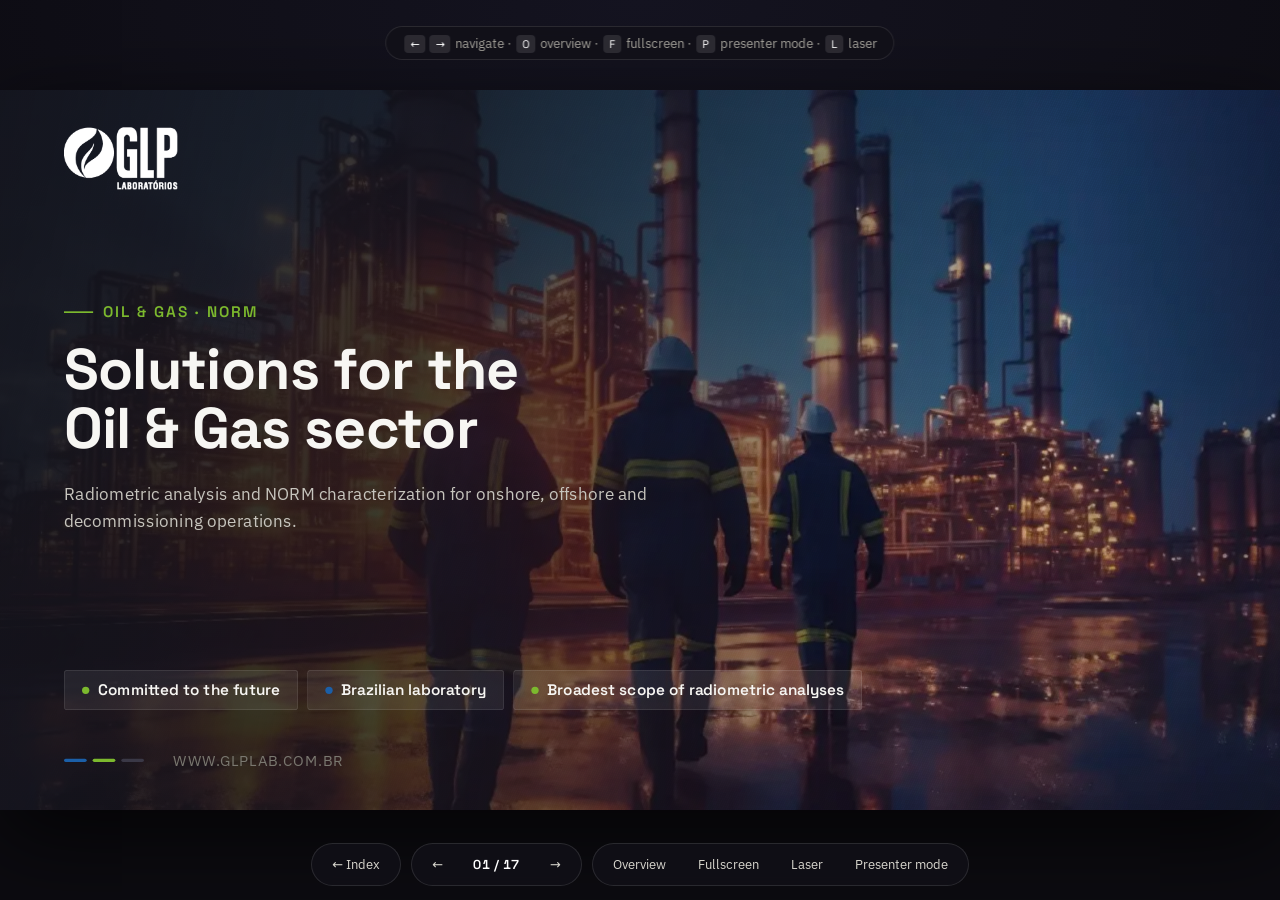
<file: oleo-gas-en.html>
<!doctype html><html lang="en"><head><meta charset="utf-8"><meta name="viewport" content="width=device-width,initial-scale=1"><meta name="robots" content="noindex,nofollow"><link rel="icon" href="[data-uri]"><link rel="stylesheet" href="assets/fonts.css"><style>*{margin:0;padding:0;box-sizing:border-box}img{max-width:100%}[hidden]{display:none!important}</style><title>GLP Laboratórios · Oil & Gas</title>
<style>
:root{
  --ink:#14131a; --ink-2:#1e1c26; --bone:#F7F6F3; --paper:#FFFFFF;
  --blue:#1B5FA8; --blue-lo:#2a76c6; --green:#7CB92E; --green-lo:#95d143;
  --slate:#3d3b36; --mute:#5a5850; --mute-2:#6a6860; --faint:#8e8c83;
  --line:#e2e0d8; --shell:#0c0b10;
  --dsp:'Space Grotesk','Space Grotesk Fallback',system-ui,sans-serif;
  --body:'IBM Plex Sans','IBM Plex Sans Fallback',system-ui,sans-serif;
}
*{box-sizing:border-box}
html,body{height:100%}
body{margin:0;background:var(--shell);color:var(--bone);font-family:var(--body);overflow:hidden;
     -webkit-font-smoothing:antialiased}

/* ---------- shell ---------- */
.wrap{position:fixed;inset:0;overflow:hidden;
      background:radial-gradient(120% 90% at 50% 0%,#141320 0%,#0c0b10 62%)}
.stage{position:absolute;left:50%;top:50%;width:1920px;height:1080px;
       margin:-540px 0 0 -960px;transform-origin:center center;
       box-shadow:0 40px 120px rgba(0,0,0,.7);background:var(--bone);overflow:hidden}

/* ---------- slides ---------- */
.s{position:absolute;inset:0;overflow:hidden;opacity:0;visibility:hidden;
   transition:opacity .5s ease,transform .6s cubic-bezier(.22,.61,.36,1),filter .5s ease;
   transform:scale(1.015);filter:saturate(.8)}
.s.on{opacity:1;visibility:visible;transform:none;filter:none;z-index:2}
.s.dark{background:var(--ink);color:var(--bone)}
.s.light{background:var(--bone);color:var(--ink)}
.pad{position:absolute;inset:0;padding:84px 96px 104px;display:flex;flex-direction:column}
.fill{flex:1;display:flex;flex-direction:column;justify-content:center;min-height:0}
.foot.r{left:auto;right:64px;text-align:right}
.foot.r+.pg,.pg.l{right:auto;left:96px}
.casefig{border-radius:6px;overflow:hidden;position:relative;flex:1;min-height:0}
.casecard{margin:-58px 34px 0;position:relative;z-index:2;padding:32px 34px}

/* ---------- motion ---------- */
@keyframes rise{to{opacity:1;transform:none}}
@keyframes wipeX{to{clip-path:inset(0 0 0 0)}}
@keyframes kb{from{transform:scale(1.10) translate3d(0,0,0)}to{transform:scale(1.0)}}
@keyframes kb2{from{transform:scale(1.0)}to{transform:scale(1.09)}}
@keyframes drawX{to{transform:scaleX(1)}}
@keyframes glow{0%,100%{opacity:.5}50%{opacity:.85}}
.a{opacity:0;transform:translateY(26px)}
.s.on .a{animation:rise .78s cubic-bezier(.16,.84,.34,1) forwards;
         animation-delay:calc(var(--i,0)*85ms + 90ms)}
.wipe{clip-path:inset(0 100% 0 0)}
.s.on .wipe{animation:wipeX .85s cubic-bezier(.66,0,.25,1) forwards;
            animation-delay:calc(var(--i,0)*85ms + 160ms)}
.kb{transform:scale(1.10)}
.s.on .kb{animation:kb 22s cubic-bezier(.2,.5,.3,1) forwards}
.s.on .kb.rev{animation:kb2 24s ease-out forwards}
.drw{transform:scaleX(0);transform-origin:left center}
.s.on .drw{animation:drawX 1.3s cubic-bezier(.66,0,.25,1) forwards;animation-delay:.5s}
@media (prefers-reduced-motion:reduce){
  .a,.wipe,.kb,.drw{opacity:1!important;transform:none!important;clip-path:none!important;animation:none!important}
  .s{transition:opacity .2s linear}
}

/* ---------- media ---------- */
.ph{position:absolute;inset:0;background-size:cover;background-position:center;will-change:transform}
.scan{position:absolute;inset:0;pointer-events:none;mix-blend-mode:overlay;
  background-image:repeating-linear-gradient(115deg,rgba(255,255,255,.055) 0 1px,transparent 1px 3px)}
.vig{position:absolute;inset:0;pointer-events:none}
.grain{position:absolute;inset:0;pointer-events:none;opacity:.5;
  background-image:radial-gradient(rgba(255,255,255,.045) .5px,transparent .5px);background-size:3px 3px}

/* ---------- type ---------- */
.eye{display:flex;align-items:center;gap:12px;font-size:23px;letter-spacing:.14em;
     text-transform:uppercase;font-weight:600;color:var(--mute-2)}
.eye .dot{width:10px;height:10px;border-radius:50%;background:var(--blue);flex:0 0 auto}
.eye.g .dot{background:var(--green)}
.dark .eye{color:#8f8d84}
h1.t{font-family:var(--dsp);font-weight:700;font-size:86px;line-height:1.04;letter-spacing:-.015em;margin:0}
h2.t{font-family:var(--dsp);font-weight:700;font-size:56px;line-height:1.1;letter-spacing:-.012em;margin:0;text-wrap:balance}
h3{font-family:var(--dsp);font-weight:600;font-size:28px;line-height:1.25;margin:0}
p{margin:0;font-size:24px;line-height:1.58;color:var(--slate)}
.dark p{color:#C7C5BE}
.lead{font-size:26px;line-height:1.55;color:var(--mute)}
.dark .lead{color:#C7C5BE}
.sm{font-size:21px;line-height:1.5;color:var(--mute)}
b,strong{font-weight:600;color:var(--ink)}
.dark b,.dark strong{color:#fff}

/* ---------- chrome ---------- */
.logo{position:absolute;top:44px;right:64px;height:57px;width:auto;z-index:6;opacity:.55}
.logo.tl{left:96px;right:auto;top:56px;height:93px;opacity:1}
.foot{position:absolute;left:96px;bottom:44px;font-size:20px;letter-spacing:.02em;
      color:var(--faint);z-index:6;display:flex;align-items:center;gap:12px}
.foot::before{content:"";display:inline-block;width:7px;height:7px;border-radius:50%;
      background:var(--blue);box-shadow:13px 0 0 var(--green);margin-right:6px}
.dark .foot{color:#7a7870}
.pg{position:absolute;right:64px;bottom:44px;font-size:21px;color:var(--faint);z-index:6;
    font-family:var(--dsp);font-weight:600;font-variant-numeric:tabular-nums}
.dark .pg{color:#7a7870}
.dash{display:flex;gap:9px}
.dash i{width:34px;height:5px;border-radius:3px;background:var(--blue);display:block}
.dash i:nth-child(2){background:var(--green)}
.dash i:nth-child(3){background:#3a3846}

/* ---------- cards ---------- */
.card{background:var(--paper);border-radius:5px;padding:30px 32px;
      box-shadow:0 1px 3px rgba(20,19,26,.07),0 10px 30px -18px rgba(20,19,26,.28);
      transition:transform .35s cubic-bezier(.16,.84,.34,1),box-shadow .35s ease}
.card.tb{border-top:4px solid var(--blue)}
.card.tg{border-top:4px solid var(--green)}
.card.tk{border-top:4px solid var(--ink)}
.card.lb{border-left:4px solid var(--blue)}
.card.lg{border-left:4px solid var(--green)}
.card.lk{border-left:4px solid var(--ink)}
.num{width:54px;height:54px;border-radius:50%;display:grid;place-items:center;color:#fff;
     font-family:var(--dsp);font-weight:700;font-size:23px;flex:0 0 auto;
     font-variant-numeric:tabular-nums}
.nb{background:var(--blue)} .ng{background:var(--green)} .nk{background:var(--ink)}
.grid{display:grid;gap:20px}
.g2{grid-template-columns:repeat(2,1fr)} .g3{grid-template-columns:repeat(3,1fr)}
.g4{grid-template-columns:repeat(4,1fr)} .g5{grid-template-columns:repeat(5,1fr)}
.rail{display:flex;gap:20px}
.rail>i{width:4px;border-radius:2px;background:var(--green);flex:0 0 auto;display:block}
.rail.b>i{background:var(--blue)}
.chip{display:inline-flex;align-items:center;gap:13px;background:var(--ink);border-radius:5px;
      padding:14px 26px;color:var(--bone);font-family:var(--dsp);font-weight:600;font-size:23px}
.chip .d{width:11px;height:11px;border-radius:50%;background:var(--green);flex:0 0 auto}
.chip.b .d{background:var(--blue)}
.dark .chip{background:rgba(255,255,255,.07);border:1px solid rgba(255,255,255,.13)}
.ic{height:54px;width:auto;max-width:54px;object-fit:contain;align-self:flex-start;opacity:.9;flex:0 0 auto}
.ic.inv{filter:invert(1)}
.ic.big{height:74px;max-width:80px}
.markbox{background:var(--paper);border-radius:5px;display:flex;align-items:center;justify-content:center;
  padding:20px 24px;overflow:hidden;box-shadow:0 1px 3px rgba(20,19,26,.07);
  transition:transform .4s cubic-bezier(.16,.84,.34,1)}
.markbox img{max-width:100%;max-height:100%;width:auto;height:auto;object-fit:contain;display:block;
  filter:grayscale(1) contrast(1.05);opacity:.8;transition:filter .35s ease,opacity .35s ease}
.markbox:hover img{filter:none;opacity:1}
.markbox:hover{transform:translateY(-4px)}
.doc{border-radius:4px;overflow:hidden;background:#fff;box-shadow:0 2px 8px rgba(20,19,26,.12),0 24px 50px -28px rgba(20,19,26,.5)}
.doc img{display:block;width:100%;height:100%;object-fit:contain;background:#fff}

.mesh{position:absolute;inset:0;pointer-events:none;opacity:.6;
  background-image:linear-gradient(rgba(255,255,255,.045) 1px,transparent 1px),
                   linear-gradient(90deg,rgba(255,255,255,.045) 1px,transparent 1px);
  background-size:64px 64px;
  -webkit-mask-image:radial-gradient(ellipse 62% 58% at 50% 44%,#000 0%,transparent 78%);
  mask-image:radial-gradient(ellipse 62% 58% at 50% 44%,#000 0%,transparent 78%)}
.ctc{display:flex;flex-direction:column;align-items:center;gap:12px;
  background:rgba(255,255,255,.045);border:1px solid rgba(255,255,255,.1);
  border-radius:8px;padding:30px 22px}
.ctc .d{width:10px;height:10px;border-radius:50%}
.ctc .k{color:#8f8d84;font-size:20px;letter-spacing:.12em;text-transform:uppercase}
.ctc .v{color:#F7F6F3;font-size:25px;font-weight:600;text-align:center;line-height:1.3}

.gcard{background:rgba(255,255,255,.055);border:1px solid rgba(255,255,255,.12);
  border-radius:6px;padding:32px 32px 30px;display:flex;flex-direction:column}
.wb{background:#fff;border-radius:4px;padding:14px 18px;width:fit-content;
  display:flex;align-items:center;justify-content:center;min-height:96px}
.tags{display:flex;flex-wrap:wrap;gap:9px}
.tags span{display:inline-block;background:#eeece4;border-radius:4px;padding:8px 14px;
  font-size:20px;font-weight:500;color:var(--slate);font-variant-numeric:tabular-nums}
.dark .tags span{background:rgba(255,255,255,.09);color:#d8d6ce}

.tbl{display:flex;flex-direction:column;gap:2px;background:var(--line);border-radius:6px;overflow:hidden}
.tr{display:grid;grid-template-columns:260px 320px 1fr;gap:24px;background:var(--paper);
    padding:26px 30px;align-items:center}
.tr.th{background:var(--ink);color:#F7F6F3;padding:20px 30px;font-family:var(--dsp);
    font-weight:600;font-size:21px;letter-spacing:.1em;text-transform:uppercase}
.tr>div{font-size:23px;color:var(--slate)}
.tr.th>div{color:#c7c5be}
.badge{display:inline-block;padding:11px 22px;border-radius:5px;color:#fff;
    font-family:var(--dsp);font-weight:700;font-size:23px}

/* ---------- HUD ---------- */
.hud{position:fixed;left:0;right:0;bottom:0;z-index:50;display:flex;align-items:center;
     justify-content:center;gap:10px;padding:14px;opacity:0;transition:opacity .35s ease;
     pointer-events:none}
.hud.show{opacity:1;pointer-events:auto}
.hud .grp{display:flex;align-items:center;gap:4px;background:rgba(18,17,24,.82);
     border:1px solid rgba(255,255,255,.11);backdrop-filter:blur(14px);border-radius:999px;padding:6px}
.hud button{all:unset;cursor:pointer;color:#d8d6ce;font-family:var(--body);font-size:13px;
     padding:8px 14px;border-radius:999px;display:flex;align-items:center;gap:7px;line-height:1}
.hud button:hover{background:rgba(255,255,255,.1);color:#fff}
.hud button:focus-visible{outline:2px solid var(--green);outline-offset:2px}
.hud .idx{font-family:var(--dsp);font-weight:600;font-size:13px;color:#fff;padding:0 12px;
     font-variant-numeric:tabular-nums;letter-spacing:.04em}
.prog{position:fixed;top:0;left:0;height:3px;background:linear-gradient(90deg,var(--blue),var(--green));
     z-index:60;width:0;transition:width .5s cubic-bezier(.22,.61,.36,1);box-shadow:0 0 14px rgba(124,185,46,.5)}
.zone{position:fixed;top:0;bottom:0;width:16%;z-index:40;cursor:pointer}
.zone.l{left:0} .zone.r{right:0}

/* ---------- overview ---------- */
.ov{position:fixed;inset:0;z-index:70;background:rgba(9,8,13,.96);backdrop-filter:blur(8px);
    display:none;padding:56px;overflow:auto}
.ov.show{display:block}
.ov h4{font-family:var(--dsp);font-weight:600;font-size:15px;letter-spacing:.16em;
    text-transform:uppercase;color:#8f8d84;margin:0 0 26px}
.ovg{display:grid;grid-template-columns:repeat(auto-fill,minmax(260px,1fr));gap:20px}
.ovc{position:relative;cursor:pointer;border-radius:6px;overflow:hidden;background:#000;
    border:2px solid transparent;transition:border-color .2s ease,transform .25s ease}
.ovc:hover{transform:translateY(-3px)} .ovc:hover,.ovc.cur{border-color:var(--green)}
.ovc .fr{position:relative;width:100%;aspect-ratio:16/9;overflow:hidden}
.ovc .fr>*{position:absolute;top:0;left:0;width:1920px;height:1080px;transform-origin:top left}
.ovc .cap{display:flex;gap:9px;padding:9px 11px;font-size:12px;color:#c7c5be;background:#141320;
    align-items:baseline}
.ovc .cap b{font-family:var(--dsp);color:var(--green);font-size:11px;font-weight:700}
.hint{position:fixed;left:50%;top:26px;transform:translateX(-50%);z-index:65;font-size:12.5px;
    color:#a5a39b;background:rgba(18,17,24,.8);border:1px solid rgba(255,255,255,.1);
    padding:8px 16px;border-radius:999px;backdrop-filter:blur(10px);transition:opacity .6s ease}
.hud .homebtn{all:unset;cursor:pointer;color:#d8d6ce;font-family:var(--body);font-size:13px;padding:8px 14px;border-radius:999px;display:flex;align-items:center;gap:7px;line-height:1;text-decoration:none}.hud .homebtn:hover{background:rgba(255,255,255,.1);color:#fff}.hud .homebtn:focus-visible{outline:2px solid var(--green);outline-offset:2px}
.hint kbd{font-family:var(--dsp);font-size:11px;background:rgba(255,255,255,.11);
    padding:2px 6px;border-radius:4px;color:#fff;margin:0 2px}

/* ---------- modo apresentação: laser, tela preta, modo apresentador ---------- */
.laser{position:absolute;left:0;top:0;width:30px;height:30px;margin:-15px 0 0 -15px;border-radius:50%;
  background:radial-gradient(circle,#ff4a3d 0 30%,rgba(255,40,30,.55) 45%,rgba(255,40,30,0) 72%);
  box-shadow:0 0 22px 6px rgba(255,40,30,.45);z-index:90;pointer-events:none;display:none}
.laser.show{display:block}
.stage.lz{cursor:none}
.blk{position:absolute;inset:0;background:#000;z-index:80;display:none}
.blk.show{display:block}
.blk span{display:none}

body.pm{overflow:hidden;background:#0c0b10;color:#e9e7e0;font-family:var(--body)}
body.pm .prog,body.pm .zone,body.pm .hint,body.pm .hud{display:none!important}
.pmx{position:fixed;inset:0;display:grid;grid-template-columns:minmax(0,1.62fr) minmax(320px,1fr);
  grid-template-rows:auto minmax(0,1fr) auto;gap:16px;padding:16px 18px}
.pmx-top{grid-column:1/-1;display:flex;align-items:center;gap:18px;flex-wrap:wrap}
.pmx-ttl{font-family:var(--dsp);font-weight:600;font-size:15px;letter-spacing:.12em;text-transform:uppercase;color:#a5a39b;margin-right:auto}
.pmx-ttl b{color:#fff;font-weight:600}
.pmx-con{font-size:13px;color:#a5a39b;display:flex;align-items:center;gap:8px}
.pmx-con i{width:9px;height:9px;border-radius:50%;background:#d9534f;display:block}
.pmx-con.ok i{background:var(--green)}
.pmx-clock{font-family:var(--dsp);font-size:17px;color:#a5a39b;font-variant-numeric:tabular-nums}
.pmx-timer{display:flex;align-items:center;gap:8px;background:#17161e;border:1px solid #2a2833;border-radius:10px;padding:6px 8px 6px 14px}
.pmx-timer .tv{font-family:var(--dsp);font-weight:700;font-size:26px;color:#fff;font-variant-numeric:tabular-nums;min-width:118px}
.pmx-timer.paused .tv{color:#8e8c83}
.pmx button{all:unset;cursor:pointer;font-family:var(--body);font-size:14px;color:#e9e7e0;background:#1e1c26;
  border:1px solid #2f2d39;border-radius:8px;padding:8px 13px;line-height:1;display:inline-flex;align-items:center;gap:7px;white-space:nowrap}
.pmx button:hover{background:#2a2833;color:#fff}
.pmx button:focus-visible{outline:2px solid var(--green);outline-offset:2px}
.pmx button.on{background:var(--blue);border-color:var(--blue);color:#fff}
.pmx button.big{font-size:16px;padding:12px 22px}
.pmx kbd{font-family:var(--dsp);font-size:11px;background:rgba(255,255,255,.1);border-radius:4px;padding:2px 6px;color:#cfcdc6}
.pmx-cur{position:relative;min-height:0;display:flex;flex-direction:column;gap:8px}
.pmx-lab{font-size:12px;letter-spacing:.14em;text-transform:uppercase;color:#8e8c83;font-weight:600;display:flex;gap:10px;align-items:center}
.pmx-lab b{color:#e9e7e0;font-weight:600;letter-spacing:.06em}
.pmx-box{position:relative;flex:1;min-height:0;border-radius:8px;overflow:hidden;background:#000}
body.pm .wrap{position:absolute;inset:0;background:#000}
body.pm .stage{box-shadow:none}
body.pm .blk{background:rgba(0,0,0,.82)}
body.pm .blk span{display:flex;position:absolute;inset:0;align-items:center;justify-content:center;
  font-family:var(--dsp);font-size:64px;color:#fff;letter-spacing:.06em}
.pmx-side{display:flex;flex-direction:column;gap:14px;min-height:0}
.pmx-next{display:flex;flex-direction:column;gap:8px}
.pmx-nf{position:relative;width:100%;aspect-ratio:16/9;border-radius:6px;overflow:hidden;background:#000}
.pmx-nf>.s{width:1920px;height:1080px;transform-origin:0 0;position:absolute;left:0;top:0}
.pmx-end{position:absolute;inset:0;display:flex;align-items:center;justify-content:center;color:#8e8c83;font-size:15px}
.pmx-notes{flex:1;min-height:0;display:flex;flex-direction:column;gap:8px}
.pmx-nb{flex:1;min-height:0;overflow:auto;background:#15141b;border:1px solid #24222c;border-radius:8px;padding:16px 20px 16px 18px}
.pmx-nb ul{margin:0;padding:0 0 0 1.1em}
.pmx-nb li{font-size:var(--nfs,21px);line-height:1.45;color:#ecebe6;margin:0 0 .55em}
.pmx-nb li::marker{color:var(--green)}
.pmx-nb .none{color:#8e8c83;font-size:15px}
.pmx-fs{margin-left:auto;display:flex;gap:6px}
.pmx-fs button{padding:4px 9px;font-size:12px}
.pmx-bot{grid-column:1/-1;display:flex;align-items:center;gap:10px;flex-wrap:wrap}
.pmx-bot .ix{font-family:var(--dsp);font-weight:700;font-size:20px;color:#fff;min-width:92px;text-align:center;font-variant-numeric:tabular-nums}
.pmx-bot .sp{flex:1}
.pmx-help{font-size:12.5px;color:#8e8c83}
.pmx-tip{position:fixed;left:50%;top:70px;transform:translateX(-50%);z-index:95;max-width:640px;background:#1b1a22;
  border:1px solid #34323d;border-radius:12px;padding:18px 22px;font-size:14.5px;line-height:1.55;color:#d8d6ce;box-shadow:0 24px 60px rgba(0,0,0,.6)}
.pmx-tip b{color:#fff}
.pmx-tip ol{margin:8px 0 12px 1.2em;padding:0}
@media (max-width:900px){
  .pmx{grid-template-columns:1fr;grid-template-rows:auto minmax(220px,1fr) auto auto;overflow:auto}
}
</style>

</head><body><div class="prog" id="prog"></div>
<div class="wrap"><div class="stage" id="stage">

<!-- 01 ................................................................. -->
<section class="s dark" data-label="Cover">
  <div class="ph kb" data-bg="hero_refinery"></div>
  <div class="scan"></div>
  <div class="vig" style="background:linear-gradient(100deg,rgba(20,19,26,.94) 0%,rgba(20,19,26,.82) 32%,rgba(20,19,26,.46) 58%,rgba(20,19,26,.2) 78%,rgba(20,19,26,.4) 100%)"></div>
  <img class="logo tl a" style="--i:0" data-src="glp_white" alt="GLP Laboratórios">
  <div style="position:absolute;left:96px;top:318px;width:1180px">
    <div class="a" style="--i:1;display:flex;align-items:center;gap:14px;margin-bottom:26px">
      <span class="wipe" style="--i:1;width:44px;height:3px;background:var(--green);display:block"></span>
      <span style="color:var(--green);font-family:var(--dsp);font-weight:600;font-size:23px;letter-spacing:.13em;text-transform:uppercase">Oil &amp; Gas · NORM</span>
    </div>
    <h1 class="t a" style="--i:2">Solutions for the<br>Oil &amp; Gas sector</h1>
    <p class="a lead" style="--i:4;margin-top:32px;max-width:880px;color:#C7C5BE;font-size:26px">
      Radiometric analysis and NORM characterization for onshore,
      offshore and decommissioning operations.</p>
  </div>
  <div style="position:absolute;left:96px;bottom:150px;display:flex;gap:14px">
    <span class="chip a" style="--i:5"><i class="d"></i>Committed to the future</span>
    <span class="chip b a" style="--i:6"><i class="d"></i>Brazilian laboratory</span>
    <span class="chip a" style="--i:7"><i class="d"></i>Broadest scope of radiometric analyses</span>
  </div>
  <div style="position:absolute;left:96px;bottom:60px;display:flex;gap:44px;align-items:center">
    <span class="dash a" style="--i:8"><i></i><i></i><i></i></span>
    <span class="a" style="--i:8;color:#7a7870;font-size:22px;letter-spacing:.07em">WWW.GLPLAB.COM.BR</span>
  </div>
</section>

<!-- 02 ................................................................. -->
<section class="s light" data-label="Context">
  <img class="logo" data-src="glp_color" alt="">
  <div style="position:absolute;left:0;top:0;bottom:0;width:56%;padding:92px 68px 92px 96px;display:flex;flex-direction:column;justify-content:center">
    <div class="eye a" style="--i:0"><i class="dot"></i>02 · Context</div>
    <h2 class="t a" style="--i:1;margin-top:20px">NORM in the<br>Oil &amp; Gas industry</h2>
    <p class="a" style="--i:2;margin-top:26px;font-size:25px;max-width:820px">During oil and gas exploration, production and processing, naturally occurring radioactive materials can become concentrated in fluids, scale, sludge, sediments and operational waste.</p>
    <p class="a" style="--i:3;margin-top:20px;font-size:25px;max-width:820px">These materials, known as <b>NORM</b> (Naturally Occurring Radioactive Material), may be present at different stages of the operation and require investigation, characterization and proper management.</p>
  </div>
  <div style="position:absolute;right:0;top:0;bottom:0;width:44%;overflow:hidden">
    <div class="ph kb" data-bg="worker_portrait"></div>
    <div class="vig" style="background:linear-gradient(180deg,rgba(20,19,26,0) 58%,rgba(20,19,26,.42) 100%)"></div>
  </div>
  <div class="foot">GLP Laboratórios · Oil &amp; Gas</div>
  <div class="pg" style="right:auto;left:calc(56% - 40px)">02</div>
</section>

<!-- 03 ................................................................. -->
<section class="s light" data-label="Overview">
  <img class="logo" data-src="glp_color" alt="">
  <div class="pad">
    <div class="eye g a" style="--i:0"><i class="dot"></i>03 · Overview</div>
    <h2 class="t a" style="--i:1;margin-top:18px">Where can NORM<br>be present?</h2>
    <div class="grid g4 fill" style="margin-top:40px;gap:16px;align-content:center">
      <div class="card a" style="--i:3;display:flex;gap:16px;align-items:center;padding:18px 20px"><span class="num nb" style="width:42px;height:42px;font-size:16px;flex:0 0 auto">01</span><h3 style="font-size:20px">Produced water</h3></div>
      <div class="card a" style="--i:3;display:flex;gap:16px;align-items:center;padding:18px 20px"><span class="num ng" style="width:42px;height:42px;font-size:16px;flex:0 0 auto">02</span><h3 style="font-size:20px">Well fluids</h3></div>
      <div class="card a" style="--i:4;display:flex;gap:16px;align-items:center;padding:18px 20px"><span class="num nb" style="width:42px;height:42px;font-size:16px;flex:0 0 auto">03</span><h3 style="font-size:20px">Sludge and sediments</h3></div>
      <div class="card a" style="--i:4;display:flex;gap:16px;align-items:center;padding:18px 20px"><span class="num ng" style="width:42px;height:42px;font-size:16px;flex:0 0 auto">04</span><h3 style="font-size:20px">Scale</h3></div>
      <div class="card a" style="--i:5;display:flex;gap:16px;align-items:center;padding:18px 20px"><span class="num nb" style="width:42px;height:42px;font-size:16px;flex:0 0 auto">05</span><h3 style="font-size:20px">Solid waste</h3></div>
      <div class="card a" style="--i:5;display:flex;gap:16px;align-items:center;padding:18px 20px"><span class="num ng" style="width:42px;height:42px;font-size:16px;flex:0 0 auto">06</span><h3 style="font-size:20px">Pipelines and piping</h3></div>
      <div class="card a" style="--i:6;display:flex;gap:16px;align-items:center;padding:18px 20px"><span class="num nb" style="width:42px;height:42px;font-size:16px;flex:0 0 auto">07</span><h3 style="font-size:20px">Tanks and separators</h3></div>
      <div class="card a" style="--i:6;display:flex;gap:16px;align-items:center;padding:18px 20px"><span class="num ng" style="width:42px;height:42px;font-size:16px;flex:0 0 auto">08</span><h3 style="font-size:20px">Process equipment</h3></div>
      <div class="card a" style="--i:7;display:flex;gap:16px;align-items:center;padding:18px 20px"><span class="num nb" style="width:42px;height:42px;font-size:16px;flex:0 0 auto">09</span><h3 style="font-size:20px">FPSOs and offshore units</h3></div>
      <div class="card a" style="--i:7;display:flex;gap:16px;align-items:center;padding:18px 20px"><span class="num ng" style="width:42px;height:42px;font-size:16px;flex:0 0 auto">10</span><h3 style="font-size:20px">Maintenance and cleaning materials</h3></div>
      <div class="card a" style="--i:8;display:flex;gap:16px;align-items:center;padding:18px 20px"><span class="num nb" style="width:42px;height:42px;font-size:16px;flex:0 0 auto">11</span><h3 style="font-size:20px">Decommissioning structures</h3></div>
    </div>
  </div>
  <div class="foot">GLP Laboratórios · Oil &amp; Gas</div><div class="pg">03</div>
</section>

<!-- 04 ................................................................. -->
<section class="s light" data-label="Application">
  <div style="position:absolute;left:0;top:0;bottom:0;width:44%;overflow:hidden">
    <div class="ph kb rev" data-bg="offshore_top"></div>
    <div class="vig" style="background:linear-gradient(180deg,rgba(20,19,26,0) 55%,rgba(20,19,26,.4) 100%)"></div>
  </div>
  <img class="logo" data-src="glp_color" alt="">
  <div style="position:absolute;left:44%;right:0;top:0;bottom:0;padding:88px 96px 88px 76px;display:flex;flex-direction:column;justify-content:center">
    <div class="eye g a" style="--i:0"><i class="dot"></i>04 · Application</div>
    <h2 class="t a" style="--i:1;margin-top:20px">Offshore operations<br>and FPSOs</h2>
    <div style="display:flex;flex-direction:column;gap:16px;margin-top:38px">
      <div class="card lb a" style="--i:3;padding:22px 26px"><p class="sm" style="font-size:21px">On FPSOs, oil tankers and other offshore units, waste can accumulate in tanks, piping and equipment during operation.</p></div>
      <div class="card lg a" style="--i:4;padding:22px 26px"><p class="sm" style="font-size:21px">During cleaning and maintenance activities, sludge, scale and other materials are removed and packaged for subsequent characterization.</p></div>
      <div class="card lb a" style="--i:5;padding:22px 26px"><p class="sm" style="font-size:21px">Radiometric analysis makes it possible to identify the presence and concentration of natural radionuclides, providing technical information for the classification and management of these materials.</p></div>
    </div>
  </div>
  <div class="foot" style="left:calc(44% + 76px)">GLP Laboratórios · Oil &amp; Gas</div><div class="pg">04</div>
</section>

<!-- 05 ................................................................. -->
<section class="s light" data-label="Motivation">
  <img class="logo" data-src="glp_color" alt="">
  <div class="pad">
    <div class="eye a" style="--i:0"><i class="dot"></i>05 · Motivation</div>
    <h2 class="t a" style="--i:1;margin-top:18px">Why characterize NORM?</h2>
    <div class="grid g4 fill" style="margin-top:46px;gap:22px;align-content:center">
      <div class="a" style="--i:3;display:flex;flex-direction:column;gap:18px">
        <span class="num nb">01</span><div><h3 style="font-size:24px">Occupational safety</h3><p class="sm" style="margin-top:9px">Assessment of handling conditions and the radiation protection measures required.</p></div></div>
      <div class="a" style="--i:4;display:flex;flex-direction:column;gap:18px">
        <span class="num ng">02</span><div><h3 style="font-size:24px">Material classification</h3><p class="sm" style="margin-top:9px">Determination of the activity concentration of the radionuclides present.</p></div></div>
      <div class="a" style="--i:5;display:flex;flex-direction:column;gap:18px">
        <span class="num nb">03</span><div><h3 style="font-size:24px">Waste management</h3><p class="sm" style="margin-top:9px">Information for the storage, handling, treatment or disposal of materials.</p></div></div>
      <div class="a" style="--i:6;display:flex;flex-direction:column;gap:18px">
        <span class="num ng">04</span><div><h3 style="font-size:24px">Environmental protection</h3><p class="sm" style="margin-top:9px">Technical data to support the proper management of potentially radioactive waste.</p></div></div>
    </div>
  </div>
  <div class="foot">GLP Laboratórios · Oil &amp; Gas</div><div class="pg">05</div>
</section>

<!-- 06 ................................................................. -->
<section class="s light" data-label="Portfolio">
  <img class="logo" data-src="glp_color" alt="">
  <div class="pad">
    <div class="eye g a" style="--i:0"><i class="dot"></i>06 · Portfolio</div>
    <h2 class="t a" style="--i:1;margin-top:18px">GLP solutions for O&amp;G</h2>
    <div class="grid g4 fill" style="margin-top:44px;gap:18px;align-content:center">
      <div class="card tb a" style="--i:3;padding:26px 24px;min-height:170px;display:flex;align-items:center"><h3 style="font-size:21px">Radionuclide analysis in produced water</h3></div>
      <div class="card tg a" style="--i:3;padding:26px 24px;min-height:170px;display:flex;align-items:center"><h3 style="font-size:21px">NORM characterization</h3></div>
      <div class="card tb a" style="--i:4;padding:26px 24px;min-height:170px;display:flex;align-items:center"><h3 style="font-size:21px">Radiological analysis of solids and production waste</h3></div>
      <div class="card tg a" style="--i:4;padding:26px 24px;min-height:170px;display:flex;align-items:center"><h3 style="font-size:21px">Scale characterization</h3></div>
      <div class="card tb a" style="--i:5;padding:26px 24px;min-height:170px;display:flex;align-items:center"><h3 style="font-size:21px">Analysis of pipeline, tank and separator waste</h3></div>
      <div class="card tg a" style="--i:5;padding:26px 24px;min-height:170px;display:flex;align-items:center"><h3 style="font-size:21px">Analysis of materials from offshore operations</h3></div>
      <div class="card tb a" style="--i:6;padding:26px 24px;min-height:170px;display:flex;align-items:center"><h3 style="font-size:21px">Characterization of materials for handling or disposal</h3></div>
      <div class="card tg a" style="--i:6;padding:26px 24px;min-height:170px;display:flex;align-items:center"><h3 style="font-size:21px">Radiological characterization for decommissioning</h3></div>
    </div>
  </div>
  <div class="foot">GLP Laboratórios · Oil &amp; Gas</div><div class="pg">06</div>
</section>

<!-- 07 ................................................................. -->
<section class="s light" data-label="Matrix · Produced water">
  <div style="position:absolute;left:0;top:0;bottom:0;width:44%;overflow:hidden">
    <div class="ph kb" data-bg="worker_tablet"></div>
    <div class="vig" style="background:linear-gradient(180deg,rgba(20,19,26,0) 55%,rgba(20,19,26,.4) 100%)"></div>
  </div>
  <img class="logo" data-src="glp_color" alt="">
  <div style="position:absolute;left:44%;right:0;top:0;bottom:0;padding:88px 96px 88px 76px;display:flex;flex-direction:column;justify-content:center">
    <div class="eye a" style="--i:0"><i class="dot"></i>07 · Matrix</div>
    <h2 class="t a" style="--i:1;margin-top:20px">Produced water</h2>
    <p class="a" style="--i:2;margin-top:24px;font-size:23px;max-width:820px">Produced water is one of the main matrices of radiological interest in the oil and gas industry. GLP performs analyses for the identification and quantification of natural radionuclides, making it possible to assess the presence of radioactivity associated with the geological characteristics of the reservoir and production processes.</p>
    <div style="display:flex;flex-wrap:wrap;gap:14px;margin-top:34px">
      <span class="chip a" style="--i:3"><i class="d"></i>Radiological monitoring</span>
      <span class="chip b a" style="--i:4"><i class="d"></i>Matrix characterization</span>
      <span class="chip a" style="--i:5"><i class="d"></i>Process assessment</span>
      <span class="chip b a" style="--i:6"><i class="d"></i>Decision-making support</span>
    </div>
  </div>
  <div class="foot" style="left:calc(44% + 76px)">GLP Laboratórios · Oil &amp; Gas</div><div class="pg">07</div>
</section>

<!-- 08 ................................................................. -->
<section class="s light" data-label="Matrices · Solids, sludge and scale">
  <img class="logo" data-src="glp_color" alt="">
  <div class="pad">
    <div class="eye g a" style="--i:0"><i class="dot"></i>08 · Matrices</div>
    <h2 class="t a" style="--i:1;margin-top:18px">Solids, sludge and scale</h2>
    <p class="a lead" style="--i:2;margin-top:14px;max-width:1080px">Natural radionuclides can concentrate in different materials throughout the operation.</p>
    <div class="grid g3 fill" style="margin-top:36px;gap:20px;align-content:center">
      <div class="card lb a" style="--i:3;padding:24px 26px"><p class="sm" style="font-size:20px">Equipment and piping scale</p></div>
      <div class="card lg a" style="--i:3;padding:24px 26px"><p class="sm" style="font-size:20px">Tank sludge</p></div>
      <div class="card lb a" style="--i:4;padding:24px 26px"><p class="sm" style="font-size:20px">Sediments</p></div>
      <div class="card lg a" style="--i:4;padding:24px 26px"><p class="sm" style="font-size:20px">Separator waste</p></div>
      <div class="card lb a" style="--i:5;padding:24px 26px"><p class="sm" style="font-size:20px">Materials removed during cleaning and maintenance</p></div>
      <div class="card lg a" style="--i:5;padding:24px 26px"><p class="sm" style="font-size:20px">Production system waste</p></div>
    </div>
    <div class="rail a" style="--i:6;margin-top:32px"><i></i>
      <p style="max-width:1250px">Analytical characterization makes it possible to determine the <b>activity concentration</b> present in these materials.</p></div>
  </div>
  <div class="foot">GLP Laboratórios · Oil &amp; Gas</div><div class="pg">08</div>
</section>

<!-- 09 ................................................................. -->
<section class="s light" data-label="Sampling · Pipelines, tanks and equipment">
  <img class="logo" data-src="glp_color" alt="">
  <div class="pad">
    <div class="eye a" style="--i:0"><i class="dot"></i>09 · Sampling</div>
    <h2 class="t a" style="--i:1;margin-top:18px">Pipelines, tanks and equipment</h2>
    <p class="a lead" style="--i:2;margin-top:14px;max-width:1080px">Maintenance, cleaning, replacement or equipment removal operations can generate waste or materials that need to be radiologically assessed. GLP performs analysis of samples from:</p>
    <div class="grid g3 fill" style="margin-top:36px;gap:20px;align-content:center">
      <div class="card tb a" style="--i:3;padding:30px 26px;min-height:150px;display:flex;align-items:center;justify-content:center"><h3 style="font-size:22px;text-align:center">Pipelines</h3></div>
      <div class="card tg a" style="--i:3;padding:30px 26px;min-height:150px;display:flex;align-items:center;justify-content:center"><h3 style="font-size:22px;text-align:center">Piping</h3></div>
      <div class="card tb a" style="--i:4;padding:30px 26px;min-height:150px;display:flex;align-items:center;justify-content:center"><h3 style="font-size:22px;text-align:center">Tanks</h3></div>
      <div class="card tg a" style="--i:4;padding:30px 26px;min-height:150px;display:flex;align-items:center;justify-content:center"><h3 style="font-size:22px;text-align:center">Separators</h3></div>
      <div class="card tb a" style="--i:5;padding:30px 26px;min-height:150px;display:flex;align-items:center;justify-content:center"><h3 style="font-size:22px;text-align:center">Process equipment</h3></div>
      <div class="card tg a" style="--i:5;padding:30px 26px;min-height:150px;display:flex;align-items:center;justify-content:center"><h3 style="font-size:22px;text-align:center">Structures and components</h3></div>
    </div>
  </div>
  <div class="foot">GLP Laboratórios · Oil &amp; Gas</div><div class="pg">09</div>
</section>

<!-- 10 ................................................................. -->
<section class="s dark" data-label="Final cycle · Decommissioning">
  <div style="position:absolute;right:0;top:0;bottom:0;width:42%;overflow:hidden">
    <div class="ph kb" data-bg="pipeline_sunset"></div>
    <div class="vig" style="background:linear-gradient(90deg,rgba(20,19,26,1) 0%,rgba(20,19,26,.5) 30%,rgba(20,19,26,.14) 100%)"></div>
  </div>
  <div class="scan"></div>
  <img class="logo" data-src="glp_white" alt="" style="opacity:.7">
  <div style="position:absolute;left:0;top:0;bottom:0;width:58%;padding:92px 60px 92px 96px;display:flex;flex-direction:column;justify-content:center">
    <div class="eye g a" style="--i:0"><i class="dot"></i>10 · Final cycle</div>
    <h2 class="t a" style="--i:1;margin-top:20px;color:#F7F6F3">Decommissioning</h2>
    <p class="a" style="--i:2;margin-top:24px;font-size:23px;line-height:1.5;color:#C7C5BE;max-width:760px">The decommissioning of oil and gas facilities requires detailed knowledge of the conditions of the materials and structures involved. Radiological characterization can support the identification of materials containing NORM before processes of:</p>
    <div style="display:flex;flex-wrap:wrap;gap:12px;margin-top:30px;max-width:760px">
      <span class="chip a" style="--i:3"><i class="d"></i>1 · Removal</span>
      <span class="chip b a" style="--i:3"><i class="d"></i>2 · Transport</span>
      <span class="chip a" style="--i:4"><i class="d"></i>3 · Storage</span>
      <span class="chip b a" style="--i:4"><i class="d"></i>4 · Reuse</span>
      <span class="chip a" style="--i:5"><i class="d"></i>5 · Treatment</span>
      <span class="chip b a" style="--i:5"><i class="d"></i>6 · Final disposal</span>
    </div>
    <p class="a" style="--i:6;margin-top:28px;font-size:19px;color:#8f8d84;max-width:720px">The analytical results provide a technical basis for planning the next stages of the process.</p>
  </div>
  <div class="foot">GLP Laboratórios · Oil &amp; Gas</div><div class="pg">10</div>
</section>

<!-- 11 ................................................................. -->
<section class="s dark" data-label="Methodology · Analytical techniques">
  <div class="ph kb rev" data-bg="offshore_top" style="opacity:.22"></div>
  <div class="vig" style="background:linear-gradient(90deg,rgba(20,19,26,.97) 26%,rgba(20,19,26,.74) 100%)"></div>
  <div class="grain"></div>
  <img class="logo" data-src="glp_white" alt="" style="opacity:.7">
  <div class="pad">
    <div class="eye g a" style="--i:0"><i class="dot"></i>11 · Methodology</div>
    <h2 class="t a" style="--i:1;margin-top:18px;color:#F7F6F3">Analytical techniques</h2>
    <p class="a lead" style="--i:2;margin-top:16px;max-width:1060px">The choice of methodology depends on the matrix, the radionuclides of interest and the objectives of the investigation.</p>
    <div class="grid g4 fill" style="margin-top:48px;gap:22px;align-content:stretch;align-items:stretch">
      <div class="a gcard" style="--i:3;justify-content:center"><span class="num nb" style="width:62px;height:62px;box-shadow:0 0 0 6px rgba(27,95,168,.18)"><img data-src="ic_spec_alpha" alt="" style="width:28px;height:auto"></span>
        <h3 style="color:#fff;margin-top:22px">Alpha Spectrometry</h3>
        <p class="sm" style="color:#a5a39b;margin-top:12px">Applied according to the radionuclides and objectives of the investigation.</p></div>
      <div class="a gcard" style="--i:4;justify-content:center"><span class="num ng" style="width:62px;height:62px;box-shadow:0 0 0 6px rgba(124,185,46,.2)"><img data-src="ic_spec_gamma" alt="" style="width:26px;height:auto"></span>
        <h3 style="color:#fff;margin-top:22px">Gamma Spectrometry</h3>
        <p class="sm" style="color:#a5a39b;margin-top:12px">An important technique for the identification and quantification of gamma emitters.</p></div>
      <div class="a gcard" style="--i:5;justify-content:center"><span class="num nb" style="width:62px;height:62px;box-shadow:0 0 0 6px rgba(27,95,168,.18)"><img data-src="ic_lsc" alt="" style="width:20px;height:auto"></span>
        <h3 style="color:#fff;margin-top:22px">Liquid Scintillation</h3>
        <p class="sm" style="color:#a5a39b;margin-top:12px">Used in specific analyses depending on the matrix and radionuclide.</p></div>
      <div class="a gcard" style="--i:6;justify-content:center"><span class="num ng" style="width:62px;height:62px;box-shadow:0 0 0 6px rgba(124,185,46,.2)"><img data-src="ic_prop_counter" alt="" style="width:30px;height:auto"></span>
        <h3 style="color:#fff;margin-top:22px">Proportional Counter</h3>
        <p class="sm" style="color:#a5a39b;margin-top:12px">Gas-flow counter for specific applications.</p></div>
    </div>
  </div>
  <div class="foot">GLP Laboratórios · Oil &amp; Gas</div><div class="pg">11</div>
</section>

<!-- 12 ................................................................. -->
<section class="s light" data-label="Radionuclides">
  <img class="logo" data-src="glp_color" alt="">
  <div class="pad">
    <div class="eye a" style="--i:0"><i class="dot"></i>12 · Radionuclides</div>
    <h2 class="t a" style="--i:1;margin-top:18px">Main radionuclides of interest</h2>
    <p class="a lead" style="--i:2;margin-top:14px;max-width:1100px">Depending on the matrix and application, the investigation may involve natural radionuclides associated with the uranium and thorium series, including:</p>
    <div class="grid g3 fill" style="margin-top:36px;gap:20px;align-content:center">
      <div class="card lb a" style="--i:3;padding:28px 30px"><h3 style="font-size:24px;color:var(--blue)">Radium-226</h3><p class="sm" style="margin-top:7px">226Ra</p></div>
      <div class="card lg a" style="--i:3;padding:28px 30px"><h3 style="font-size:24px;color:#5d8c22">Radium-228</h3><p class="sm" style="margin-top:7px">228Ra</p></div>
      <div class="card lb a" style="--i:4;padding:28px 30px"><h3 style="font-size:24px;color:var(--blue)">Lead-210</h3><p class="sm" style="margin-top:7px">210Pb</p></div>
      <div class="card lg a" style="--i:4;padding:28px 30px"><h3 style="font-size:24px;color:#5d8c22">Uranium</h3><p class="sm" style="margin-top:7px">Radioactive series</p></div>
      <div class="card lb a" style="--i:5;padding:28px 30px"><h3 style="font-size:24px;color:var(--blue)">Thorium</h3><p class="sm" style="margin-top:7px">Radioactive series</p></div>
      <div class="card lg a" style="--i:5;padding:28px 30px"><h3 style="font-size:24px;color:#5d8c22">Other</h3><p class="sm" style="margin-top:7px">Depending on the project</p></div>
    </div>
  </div>
  <div class="foot">GLP Laboratórios · Oil &amp; Gas</div><div class="pg">12</div>
</section>

<!-- 13 ................................................................. -->
<section class="s light" data-label="Process · From collection to results">
  <img class="logo" data-src="glp_color" alt="">
  <div class="pad">
    <div class="eye g a" style="--i:0"><i class="dot"></i>13 · Process</div>
    <h2 class="t a" style="--i:1;margin-top:18px">From collection to results</h2>
    <p class="a lead" style="--i:2;margin-top:16px;max-width:1080px">Five stages between identifying the need and the final technical result.</p>
    <div class="fill" style="justify-content:center">
      <div style="position:relative">
        <div style="position:absolute;left:0;right:0;top:35px;height:2px;background:#d8d6cd"></div>
        <div class="drw" style="position:absolute;left:0;right:0;top:35px;height:2px;background:linear-gradient(90deg,var(--blue),var(--green))"></div>
        <div class="grid g5" style="gap:26px;position:relative">
        <div class="a" style="--i:3;display:flex;flex-direction:column;gap:22px">
          <span class="num nb" style="width:70px;height:70px;font-size:28px">1</span>
          <h3 style="font-size:25px">Identifying the need</h3><p style="font-size:21px;line-height:1.5">Definition of the matrix and the objective of the characterization.</p></div>
        <div class="a" style="--i:4;display:flex;flex-direction:column;gap:22px">
          <span class="num ng" style="width:70px;height:70px;font-size:28px">2</span>
          <h3 style="font-size:25px">Sampling and packaging</h3><p style="font-size:21px;line-height:1.5">Obtaining representative samples of the material.</p></div>
        <div class="a" style="--i:5;display:flex;flex-direction:column;gap:22px">
          <span class="num nb" style="width:70px;height:70px;font-size:28px">3</span>
          <h3 style="font-size:25px">Laboratory analysis</h3><p style="font-size:21px;line-height:1.5">Application of the appropriate analytical methodology.</p></div>
        <div class="a" style="--i:6;display:flex;flex-direction:column;gap:22px">
          <span class="num ng" style="width:70px;height:70px;font-size:28px">4</span>
          <h3 style="font-size:25px">Quantification</h3><p style="font-size:21px;line-height:1.5">Determination of the activity concentration of the radionuclides.</p></div>
        <div class="a" style="--i:7;display:flex;flex-direction:column;gap:22px">
          <span class="num nb" style="width:70px;height:70px;font-size:28px">5</span>
          <h3 style="font-size:25px">Technical result</h3><p style="font-size:21px;line-height:1.5">Traceable data to support material management decisions.</p></div>
      </div>
      </div>
    </div>
  </div>
  <div class="foot">GLP Laboratórios · Oil &amp; Gas</div><div class="pg">13</div>
</section>

<!-- 14 ................................................................. -->
<section class="s dark" data-label="Quality">
  <div class="ph kb rev" data-bg="aerial_platform" style="opacity:.24"></div>
  <div class="vig" style="background:linear-gradient(90deg,rgba(20,19,26,.97) 30%,rgba(20,19,26,.78) 100%)"></div>
  <div class="grain"></div>
  <img class="logo" data-src="glp_white" alt="" style="opacity:.7">
  <div class="pad">
    <div class="eye g a" style="--i:0"><i class="dot"></i>14 · Quality</div>
    <h2 class="t a" style="--i:1;margin-top:18px;color:#F7F6F3">Quality and reliability</h2>
    <p class="a lead" style="--i:2;margin-top:16px;max-width:1080px">A facility specialized in ionizing radiation testing and a quality system based on ABNT NBR ISO/IEC 17025. The combination of technical team, analytical infrastructure and specialized methodologies makes it possible to deliver reliable data and traceable results.</p>
    <div class="grid g2 fill" style="margin-top:52px;gap:26px;max-width:1100px">
      <div class="a" style="--i:3;background:rgba(255,255,255,.055);border:1px solid rgba(255,255,255,.12);border-radius:6px;padding:34px 34px 30px;display:flex;flex-direction:column;gap:22px">
        <div style="height:118px;display:flex;align-items:center"><img data-src="iso17025" alt="ISO/IEC 17025" style="height:118px;width:auto"></div>
        <div><div style="font-family:var(--dsp);font-weight:700;font-size:27px;color:#fff">ABNT NBR ISO/IEC 17025</div>
        <p class="sm" style="color:#a5a39b;margin-top:8px">Quality system for ionizing radiation testing</p></div>
      </div>
      <div class="a" style="--i:4;background:rgba(255,255,255,.055);border:1px solid rgba(255,255,255,.12);border-radius:6px;padding:34px 34px 30px;display:flex;flex-direction:column;gap:22px">
        <div style="height:118px;display:flex;align-items:center;background:#fff;border-radius:4px;padding:12px 18px;width:fit-content"><img data-src="ansn" alt="ANSN" style="height:94px;width:auto"></div>
        <div><div style="font-family:var(--dsp);font-weight:700;font-size:27px;color:#fff">ANSN</div>
        <p class="sm" style="color:#a5a39b;margin-top:8px">Private laboratory licensed by the National Nuclear Safety Authority</p></div>
      </div>
    </div>
  </div>
  <div class="foot">GLP Laboratórios · Oil &amp; Gas</div><div class="pg">14</div>
</section>

<!-- 15 ................................................................. -->
<section class="s light" data-label="Applications in the O&amp;G sector">
  <img class="logo" data-src="glp_color" alt="">
  <div class="pad">
    <div class="eye g a" style="--i:0"><i class="dot"></i>15 · Applications</div>
    <h2 class="t a" style="--i:1;margin-top:18px">Applications in the O&amp;G sector</h2>
    <div class="grid g3 fill" style="margin-top:40px;gap:18px;align-content:center">
      <div class="card tb a" style="--i:3;padding:24px 26px;min-height:120px;display:flex;align-items:center"><h3 style="font-size:20px">Oil and gas production</h3></div>
      <div class="card tg a" style="--i:3;padding:24px 26px;min-height:120px;display:flex;align-items:center"><h3 style="font-size:20px">Offshore operations</h3></div>
      <div class="card tb a" style="--i:3;padding:24px 26px;min-height:120px;display:flex;align-items:center"><h3 style="font-size:20px">FPSOs</h3></div>
      <div class="card tg a" style="--i:4;padding:24px 26px;min-height:120px;display:flex;align-items:center"><h3 style="font-size:20px">Industrial maintenance</h3></div>
      <div class="card tb a" style="--i:4;padding:24px 26px;min-height:120px;display:flex;align-items:center"><h3 style="font-size:20px">Tank and equipment cleaning</h3></div>
      <div class="card tg a" style="--i:4;padding:24px 26px;min-height:120px;display:flex;align-items:center"><h3 style="font-size:20px">Waste management</h3></div>
      <div class="card tb a" style="--i:5;padding:24px 26px;min-height:120px;display:flex;align-items:center"><h3 style="font-size:20px">NORM monitoring</h3></div>
      <div class="card tg a" style="--i:5;padding:24px 26px;min-height:120px;display:flex;align-items:center"><h3 style="font-size:20px">Material handling</h3></div>
      <div class="card tb a" style="--i:5;padding:24px 26px;min-height:120px;display:flex;align-items:center"><h3 style="font-size:20px">Facility decommissioning</h3></div>
    </div>
  </div>
  <div class="foot">GLP Laboratórios · Oil &amp; Gas</div><div class="pg">15</div>
</section>

<!-- 16 ................................................................. -->
<section class="s dark" data-label="Closing">
  <div class="ph kb rev" data-bg="walkway_sunset" style="opacity:.6"></div>
  <div class="scan"></div>
  <div class="vig" style="background:linear-gradient(100deg,rgba(20,19,26,.94) 0%,rgba(20,19,26,.76) 44%,rgba(20,19,26,.4) 70%,rgba(20,19,26,.2) 100%)"></div>
  <img class="logo tl a" style="--i:0" data-src="glp_white" alt="">
  <div style="position:absolute;left:96px;top:290px;width:1220px">
    <h2 class="t a" style="--i:1;color:#F7F6F3;font-size:58px;line-height:1.2">NORM requires knowledge.<br>Safe decisions require<br>reliable data.</h2>
    <p class="a" style="--i:3;margin-top:32px;font-size:27px;line-height:1.55;color:#C7C5BE;max-width:900px">Analytical solutions for radiological investigation and characterization in the Oil &amp; Gas industry.</p>
    <div class="a" style="--i:4;margin-top:40px;font-family:var(--dsp);font-weight:600;font-size:27px;color:var(--green)">GLP Laboratórios</div>
    <p class="a" style="--i:5;margin-top:10px;font-size:23px;color:#8f8d84;font-style:italic">More than analysis — we deliver confidence in every result.</p>
  </div>
  <div style="position:absolute;left:96px;bottom:60px"><span class="dash a" style="--i:6"><i></i><i></i><i></i></span></div>
  <div class="pg">16</div>
</section>

<!-- 17 ................................................................. -->
<section class="s dark" data-label="Contact">
  <div class="mesh"></div>
  <div class="vig" style="background:radial-gradient(ellipse 70% 55% at 50% 42%,rgba(27,95,168,.26) 0%,rgba(124,185,46,.09) 38%,rgba(20,19,26,0) 68%)"></div>
  <div class="grain"></div>
  <div style="position:absolute;inset:0;display:flex;flex-direction:column;align-items:center;justify-content:center;padding:0 96px">
    <img class="a" style="--i:0;height:130px;width:auto;margin-bottom:52px" data-src="glp_white" alt="GLP Laboratórios">
    <h2 class="t a" style="--i:1;font-size:52px;text-align:center;color:#F7F6F3;line-height:1.15">Let's talk about<br>your project.</h2>
    <span class="drw" style="display:block;height:2px;width:340px;margin-top:44px;background:linear-gradient(90deg,transparent,var(--blue),var(--green),transparent)"></span>
    <div style="display:grid;grid-template-columns:repeat(3,1fr);gap:24px;margin-top:60px;width:100%;max-width:1300px">
      <div class="a ctc" style="--i:3">
        <span class="d" style="background:var(--green)"></span>
        <span class="k">Email</span><span class="v">vendas@glplab.com.br</span></div>
      <div class="a ctc" style="--i:4">
        <span class="d" style="background:var(--blue)"></span>
        <span class="k">Phone</span><span class="v">+55 19 98455-9001</span></div>
      <div class="a ctc" style="--i:5">
        <span class="d" style="background:var(--green)"></span>
        <span class="k">Website</span><span class="v">www.glplab.com.br</span></div>
    </div>
    <div class="a" style="--i:6;margin-top:66px;text-align:center">
      <div style="font-family:var(--dsp);font-weight:700;font-size:34px;color:#F7F6F3;letter-spacing:-.01em">Brazil's largest radiometric laboratory.</div>
      <span class="dash" style="justify-content:center;margin-top:28px;display:flex"><i></i><i></i><i></i></span>
    </div>
  </div>
  <div class="pg">17</div>
</section>

</div></div>

<div class="zone l" id="zl" aria-hidden="true"></div>
<div class="zone r" id="zr" aria-hidden="true"></div>

<div class="hint" id="hint"><kbd>←</kbd><kbd>→</kbd> navigate · <kbd>O</kbd> overview · <kbd>F</kbd> fullscreen · <kbd>P</kbd> presenter mode · <kbd>L</kbd> laser</div>

<nav class="hud" id="hud" aria-label="Presentation controls">
  <div class="grp"><a class="homebtn" href="index.html" title="Back to index">← Index</a></div>
  <div class="grp">
    <button id="bPrev" title="Previous slide (←)" aria-label="Previous slide">←</button>
    <span class="idx" id="idx">01 / 17</span>
    <button id="bNext" title="Next slide (→)" aria-label="Next slide">→</button>
  </div>
  <div class="grp">
    <button id="bOv" title="Overview (O)">Overview</button>
    <button id="bFs" title="Fullscreen (F)">Fullscreen</button>
  </div>
</nav>


<div class="ov" id="ov" role="dialog" aria-label="Slide overview">
  <h4>GLP Laboratórios · Oil &amp; Gas — 17 slides</h4>
  <div class="ovg" id="ovg"></div>
</div>

<script>
(function(){
  "use strict";
  var A = {"aerial_platform": "assets/baef7e4df44b.webp", "ansn": "assets/45a362988c8f.webp", "glp_color": "assets/037860b27494.webp", "glp_white": "assets/b8f279db4a04.webp", "hero_refinery": "assets/84212796ebd2.webp", "ic_lsc": "assets/c79d84f07459.webp", "ic_prop_counter": "assets/1017c5edbc28.webp", "ic_spec_alpha": "assets/82ffb1a7c624.webp", "ic_spec_gamma": "assets/ee1af39c6a39.webp", "iso17025": "assets/0f32a5776728.webp", "offshore_top": "assets/cafb9bc59f4e.webp", "pipeline_sunset": "assets/dd1929397771.webp", "walkway_sunset": "assets/7dd074c40bd7.webp", "worker_portrait": "assets/692a8a8e18f9.webp", "worker_tablet": "assets/8ff110664755.webp"};

  /* ---- resolve embedded media ---- */
  document.querySelectorAll('[data-bg]').forEach(function(el){
    var u = A[el.getAttribute('data-bg')];
    if (u) el.style.backgroundImage = 'url("'+u+'")';
  });
  document.querySelectorAll('img[data-src]').forEach(function(el){
    var u = A[el.getAttribute('data-src')];
    if (u) el.src = u;
  });

  var stage = document.getElementById('stage');
  var slides = Array.prototype.slice.call(stage.querySelectorAll('.s'));
  var N = slides.length;
  var cur = 0;
  var prog = document.getElementById('prog');
  var idx  = document.getElementById('idx');
  var hud  = document.getElementById('hud');
  var ov   = document.getElementById('ov');
  var ovg  = document.getElementById('ovg');
  var hint = document.getElementById('hint');

  function pad(n){ return (n<10?'0':'')+n; }

  /* Em about:srcdoc (visualizador de artifact) e em iframes com sandbox o
     documento não tem URL própria: replaceState lança SecurityError. Aqui o
     deep link é um extra, então falha em silêncio e o deck segue funcionando. */
  var canHash = true;
  function setHash(n){
    if (!canHash) return;
    try { history.replaceState(null, '', '#' + n); }
    catch (e) { canHash = false; }
  }

  /* ---- fit stage to viewport ---- */
  var wrapEl = stage.parentNode;
  function fit(){
    var w = wrapEl.clientWidth || window.innerWidth, h = wrapEl.clientHeight || window.innerHeight;
    var s = Math.min(w/1920, h/1080);
    stage.style.transform = 'scale('+s+')';
  }
  window.addEventListener('resize', fit, {passive:true});
  fit();

  /* ---- navigation ---- */
  function go(n, push){
    n = Math.max(0, Math.min(N-1, n));
    if (n === cur && slides[cur].classList.contains('on')) return;
    slides.forEach(function(s,i){ s.classList.toggle('on', i===n); });
    cur = n;
    prog.style.width = ((n)/(N-1)*100) + '%';
    idx.textContent = pad(n+1)+' / '+pad(N);
    Array.prototype.forEach.call(ovg.children, function(c,i){ c.classList.toggle('cur', i===n); });
    if (push !== false) setHash(n+1);
    if (window.__onGo) window.__onGo(n);
  }
  function next(){ go(cur+1); }
  function prev(){ go(cur-1); }

  document.getElementById('bNext').onclick = next;
  document.getElementById('bPrev').onclick = prev;
  document.getElementById('zr').onclick = next;
  document.getElementById('zl').onclick = prev;

  document.addEventListener('keydown', function(e){
    if (e.metaKey || e.ctrlKey || e.altKey) return;
    var k = e.key;
    if (k==='ArrowRight'||k==='PageDown'||k===' '||k==='Enter'){ e.preventDefault(); next(); }
    else if (k==='ArrowLeft'||k==='PageUp'||k==='Backspace'){ e.preventDefault(); prev(); }
    else if (k==='Home'){ e.preventDefault(); go(0); }
    else if (k==='End'){ e.preventDefault(); go(N-1); }
    else if (k==='o'||k==='O'){ e.preventDefault(); toggleOv(); }
    else if (k==='f'||k==='F'){ e.preventDefault(); fs(); }
    else if (k==='Escape'){ ov.classList.remove('show'); }
  });

  /* ---- touch ---- */
  var tx=0, ty=0;
  document.addEventListener('touchstart', function(e){ tx=e.changedTouches[0].clientX; ty=e.changedTouches[0].clientY; }, {passive:true});
  document.addEventListener('touchend', function(e){
    var dx=e.changedTouches[0].clientX-tx, dy=e.changedTouches[0].clientY-ty;
    if (Math.abs(dx)>56 && Math.abs(dx)>Math.abs(dy)) { dx<0 ? next() : prev(); }
  }, {passive:true});

  /* ---- fullscreen ---- */
  function fs(){
    try {
      var r = document.fullscreenElement
        ? document.exitFullscreen()
        : (document.documentElement.requestFullscreen && document.documentElement.requestFullscreen());
      if (r && r.catch) r.catch(function(){});
    } catch (e) {}
  }
  document.getElementById('bFs').onclick = fs;

  /* ---- overview ---- */
  var built = false;
  function buildOv(){
    if (built) return; built = true;
    slides.forEach(function(s,i){
      var c = document.createElement('div'); c.className='ovc';
      var fr = document.createElement('div'); fr.className='fr';
      var cl = s.cloneNode(true);
      cl.classList.add('on'); cl.style.opacity='1'; cl.style.visibility='visible';
      cl.style.filter='none'; cl.style.transition='none';
      cl.querySelectorAll('.a,.wipe,.kb,.drw').forEach(function(el){
        el.style.opacity='1'; el.style.transform='none'; el.style.clipPath='none'; el.style.animation='none';
      });
      fr.appendChild(cl);
      c.appendChild(fr);
      var cap = document.createElement('div'); cap.className='cap';
      cap.innerHTML = '<b>'+pad(i+1)+'</b><span></span>';
      cap.lastChild.textContent = s.getAttribute('data-label')||'';
      c.appendChild(cap);
      c.onclick = function(){ ov.classList.remove('show'); go(i); };
      ovg.appendChild(c);
    });
    scaleOv();
  }
  function scaleOv(){
    Array.prototype.forEach.call(ovg.children, function(c){
      var fr = c.querySelector('.fr');
      var k = fr.clientWidth/1920;
      fr.firstChild.style.transform = 'scale('+k+')';
    });
  }
  function toggleOv(){
    buildOv();
    ov.classList.toggle('show');
    if (ov.classList.contains('show')) requestAnimationFrame(scaleOv);
  }
  document.getElementById('bOv').onclick = toggleOv;
  window.addEventListener('resize', function(){ if (built) scaleOv(); }, {passive:true});

  /* ---- hud auto-hide ---- */
  var t;
  function poke(){
    hud.classList.add('show');
    clearTimeout(t);
    t = setTimeout(function(){ hud.classList.remove('show'); }, 2600);
  }
  ['mousemove','keydown','touchstart','click'].forEach(function(ev){
    document.addEventListener(ev, poke, {passive:true});
  });
  poke();
  setTimeout(function(){ hint.style.opacity='0'; }, 5200);
  setTimeout(function(){ if(hint.parentNode) hint.parentNode.removeChild(hint); }, 6400);

  /* ---- deep link ---- */
  function fromHash(){
    var h = '';
    try { h = location.hash || ''; } catch (e) {}
    var v = parseInt(h.replace('#',''),10);
    return (isFinite(v) && v>0) ? Math.min(v,N)-1 : 0;
  }
  window.addEventListener('hashchange', function(){ go(fromHash(), false); });

  /* ---- boot ---- */
  window.__deck = {go:go, cur:function(){return cur;}, N:N, slides:slides, stage:stage, fit:fit, toggleOv:toggleOv, fs:fs};
  go(fromHash(), false);
})();
</script>
<script>window.__notes = [
[
"Introduce the focus: radiometric analyses and NORM characterization for onshore, offshore and decommissioning operations",
"Ask about the client's operation: production, offshore, maintenance or decommissioning"
],
[
"NORM: naturally occurring radioactive material that can concentrate in fluids, scale, sludge, sediments and waste",
"May call for investigation, characterization and proper management"
],
[
"Eleven places where NORM may be present, from produced water to decommissioning structures",
"Ask in which of them the client already has demand"
],
[
"On FPSOs and offshore units, residues build up in tanks, piping and equipment",
"During cleaning and maintenance, sludge and scale are removed and packaged for characterization",
"Radiometric analysis shows the presence and concentration of natural radionuclides"
],
[
"Four reasons: occupational safety, material classification, waste management and environmental protection",
"Technical data to decide how to handle, store, move or dispose of the material"
],
[
"Eight solutions, from produced water to decommissioning",
"Ask what the client's most urgent demand is"
],
[
"One of the main matrices of radiological interest in oil and gas",
"GLP identifies and quantifies natural radionuclides",
"Uses: monitoring, characterization, process assessment and decision support"
],
[
"Natural radionuclides can concentrate in these materials throughout the operation",
"Analytical characterization determines the activity concentration"
],
[
"Maintenance, cleaning, replacement or removal of equipment generate materials that need radiological assessment",
"GLP analyzes samples from pipelines, piping, tanks, separators, process equipment and components"
],
[
"Radiological characterization before removal, transport, storage, reuse, treatment and final disposal",
"Results are the technical basis for planning the next steps"
],
[
"The methodology depends on the matrix, the radionuclides of interest and the goal of the investigation",
"Four techniques: alpha, gamma, liquid scintillation and proportional counter"
],
[
"Focus on the uranium and thorium series",
"Ra-226, Ra-228 and Pb-210; others according to the project"
],
[
"Five steps: need, sampling, analysis, quantification and technical result",
"Representative samples: guide the sampling from the start"
],
[
"Quality system based on ABNT NBR ISO/IEC 17025 for ionizing radiation testing",
"Private laboratory licensed by ANSN",
"Team, facility and methodology deliver traceable data"
],
[
"Nine applications: production, offshore, FPSOs, maintenance, tank cleaning, waste, NORM monitoring, material handling and decommissioning",
"Identify which one is closest to the client"
],
[
"NORM requires knowledge; safe decisions require reliable data",
"Propose a next step: proposal, technical visit or sending the scope"
],
[
"Keep this slide on screen during questions",
"Sales contact: vendas@glplab.com.br · +55 19 98455-9001",
"Agree on the next step before closing"
]
];</script>

<script>
/* ==== Modo apresentação: apresentador (2ª janela), laser, tela preta, passador ==== */
(function(){
  "use strict";
  var LANG = ((document.documentElement.lang || "pt").slice(0,2) === "en") ? "en" : "pt";
  var TT = {"pt": {"blackScreen": "Tela preta", "laser": "Laser", "laserTitle": "Apontador laser (L)", "presTitle": "Modo apresentador: notas, próximo slide e cronômetro (P)", "presBtn": "Modo apresentador", "popupBlocked": "O navegador bloqueou a janela do apresentador. Libere pop-ups para este site e tente de novo.", "presenterPrefix": "Apresentador", "topTitle": "Modo apresentador", "searching": "Procurando a janela dos slides…", "openAudTitle": "Abrir a janela que vai para o projetor ou para a transmissão", "openAud": "Abrir janela dos slides", "pauseTitle": "Pausar / continuar (T)", "pause": "Pausar", "resume": "Continuar", "resetTitle": "Zerar cronômetro", "reset": "Zerar", "helpTitle": "Como usar", "curSlide": "Slide atual", "next": "Próximo", "notes": "Notas", "fontDown": "Diminuir letra", "fontUp": "Aumentar letra", "prev": "← Anterior", "nextBtn": "Próximo →", "laserBtnTitle": "Apontador laser: passe o mouse sobre o slide atual (L)", "blkTitle": "Escurece a tela do público (B)", "blkBtn": "Tela preta", "ovTitle": "Ver todos os slides (O)", "ovBtn": "Visão geral", "help": "← → ou passador para navegar · T pausa o cronômetro", "end": "Fim da apresentação", "noNotes": "Sem notas para este slide.", "conn": "Janela dos slides conectada", "notConn": "Janela dos slides não conectada", "helpHead": "Como apresentar", "h1": "Com projetor ou TV: arraste a <b>janela dos slides</b> para a segunda tela e aperte <b>F</b> nela (tela cheia). Esta janela fica no notebook.", "h2": "Em Teams ou Meet: compartilhe só a <b>janela</b> dos slides, não a tela inteira.", "h3": "Navegue por aqui, pelo passador ou pelas setas. As duas janelas andam juntas.", "h4": "<b>L</b> liga o laser: passe o mouse sobre o slide atual. <b>B</b> escurece a tela do público.", "ok": "Entendi", "param": "apresentador", "hint": " · <kbd>P</kbd> modo apresentador · <kbd>L</kbd> laser"}, "en": {"blackScreen": "Black screen", "laser": "Laser", "laserTitle": "Laser pointer (L)", "presTitle": "Presenter mode: notes, next slide and timer (P)", "presBtn": "Presenter mode", "popupBlocked": "The browser blocked the presenter window. Allow pop-ups for this site and try again.", "presenterPrefix": "Presenter", "topTitle": "Presenter mode", "searching": "Looking for the slides window…", "openAudTitle": "Open the window that goes to the projector or the broadcast", "openAud": "Open slides window", "pauseTitle": "Pause / resume (T)", "pause": "Pause", "resume": "Resume", "resetTitle": "Reset timer", "reset": "Reset", "helpTitle": "How to use", "curSlide": "Current slide", "next": "Next", "notes": "Notes", "fontDown": "Smaller text", "fontUp": "Larger text", "prev": "← Previous", "nextBtn": "Next →", "laserBtnTitle": "Laser pointer: hover over the current slide (L)", "blkTitle": "Darkens the audience screen (B)", "blkBtn": "Black screen", "ovTitle": "See all slides (O)", "ovBtn": "Overview", "help": "← → or clicker to navigate · T pauses the timer", "end": "End of presentation", "noNotes": "No notes for this slide.", "conn": "Slides window connected", "notConn": "Slides window not connected", "helpHead": "How to present", "h1": "With a projector or TV: drag the <b>slides window</b> to the second screen and press <b>F</b> on it (fullscreen). This window stays on your laptop.", "h2": "On Teams or Meet: share only the slides <b>window</b>, not the whole screen.", "h3": "Navigate from here, with a clicker or the arrow keys. Both windows move together.", "h4": "<b>L</b> turns on the laser: hover over the current slide. <b>B</b> darkens the audience screen.", "ok": "Got it", "param": "presenter", "hint": " · <kbd>P</kbd> presenter mode · <kbd>L</kbd> laser"}};
  var T = TT[LANG];
  var D = window.__deck; if (!D) return;
  var NOTES = window.__notes || [];
  var stage = D.stage, slides = D.slides, N = D.N;
  var IS_P = /[?&](apresentador|presenter)\b/.test(location.search);
  var KEY = 'glp-deck:' + location.pathname.replace(/[?#].*$/,'');
  function pad(n){ return (n<10?'0':'')+n; }
  function $(id){ return document.getElementById(id); }

  /* ---------- comunicação entre janelas ---------- */
  var peer = null;           // a outra janela (opener ou popup)
  try { if (window.opener && !window.opener.closed) peer = window.opener; } catch(e){}
  var bc = null;
  try { bc = new BroadcastChannel(KEY); } catch(e){}
  var seen = {}, remote = false;
  function send(m){
    m.id = Math.random().toString(36).slice(2); m.k = KEY; m.from = IS_P ? 'p' : 'a';
    seen[m.id] = 1;
    try { if (peer && !peer.closed) peer.postMessage(m, '*'); } catch(e){}
    try { if (bc) bc.postMessage(m); } catch(e){}
  }
  function recv(m, src){
    if (!m || m.k !== KEY || !m.id || seen[m.id]) return;
    if (m.from === (IS_P ? 'p' : 'a')) return;   // só conversa com o outro papel
    seen[m.id] = 1;
    if (src && !peer) peer = src;
    handle(m);
  }
  window.addEventListener('message', function(e){ recv(e.data, e.source); });
  if (bc) bc.onmessage = function(e){ recv(e.data, null); };

  window.__onGo = function(n){
    if (!remote) send({t:'go', n:n});
    if (IS_P) renderP(n);
  };
  function goRemote(n){ remote = true; try { D.go(n); } finally { remote = false; } if (IS_P) renderP(n); }

  /* ---------- laser e tela preta (as duas janelas) ---------- */
  var laser = document.createElement('div'); laser.className = 'laser'; stage.appendChild(laser);
  var blk = document.createElement('div'); blk.className = 'blk'; blk.innerHTML = '<span>' + T.blackScreen + '</span>';
  stage.parentNode.appendChild(blk);
  var laserOn = false, blkOn = false, lastSent = 0;

  function setLaser(on, fromRemote){
    laserOn = on;
    stage.classList.toggle('lz', on);
    if (!on) laser.classList.remove('show');
    var b = $('pLaser'); if (b) b.classList.toggle('on', on);
    if (!fromRemote) send({t:'laser', on:on});
  }
  function setBlk(on, fromRemote){
    blkOn = on; blk.classList.toggle('show', on);
    var b = $('pBlk'); if (b) b.classList.toggle('on', on);
    if (!fromRemote) send({t:'blk', on:on});
  }
  function placeLaser(x, y){
    laser.style.transform = 'translate(' + x + 'px,' + y + 'px)';
    laser.classList.add('show');
  }
  stage.addEventListener('mousemove', function(e){
    if (!laserOn) return;
    var r = stage.getBoundingClientRect();
    var x = (e.clientX - r.left) / r.width * 1920, y = (e.clientY - r.top) / r.height * 1080;
    placeLaser(x, y);
    var t = Date.now();
    if (t - lastSent > 16) { lastSent = t; send({t:'lp', x:Math.round(x), y:Math.round(y)}); }
  });
  stage.addEventListener('mouseleave', function(){
    if (!laserOn) return; laser.classList.remove('show'); send({t:'lh'});
  });

  function handle(m){
    if (m.t === 'go') goRemote(m.n);
    else if (m.t === 'laser') setLaser(m.on, true);
    else if (m.t === 'lp') { if (laserOn) placeLaser(m.x, m.y); }
    else if (m.t === 'lh') laser.classList.remove('show');
    else if (m.t === 'blk') setBlk(m.on, true);
    else if (m.t === 'hello' && !IS_P) { send({t:'go', n:D.cur()}); send({t:'blk', on:blkOn}); }
    else if (m.t === 'ping' && !IS_P) send({t:'pong'});
    else if (m.t === 'pong' || (m.t === 'go' && IS_P)) lastPong = Date.now();
    if (IS_P && m.t !== 'ping') lastPong = Date.now();
  }

  /* ---------- abrir o modo apresentador ---------- */
  function baseUrl(){ return location.href.replace(/[?#].*$/, ''); }
  function openPresenter(){
    var w = null;
    try { w = window.open(baseUrl() + '?' + T.param + '#' + (D.cur()+1), 'glp-apresentador',
                         'width=1280,height=780,menubar=no,toolbar=no,location=no'); } catch(e){}
    if (w) { peer = w; try { w.focus(); } catch(e){} }
    else alert(T.popupBlocked);
  }
  function openAudience(){
    var w = null;
    try { w = window.open(baseUrl() + '#' + (D.cur()+1), 'glp-slides', 'width=1100,height=640'); } catch(e){}
    if (w) peer = w;
  }

  /* ---------- teclado (passador incluso) ---------- */
  document.addEventListener('keydown', function(e){
    if (e.metaKey || e.ctrlKey || e.altKey) return;
    var k = e.key;
    if (k === 'l' || k === 'L') { e.preventDefault(); setLaser(!laserOn); }
    else if (k === 'b' || k === 'B' || k === '.') { e.preventDefault(); setBlk(!blkOn); }
    else if ((k === 'p' || k === 'P') && !IS_P) { e.preventDefault(); openPresenter(); }
    else if (k === 'F5') { e.preventDefault(); if (!IS_P) D.fs(); }
    else if (IS_P && (k === 't' || k === 'T')) { e.preventDefault(); toggleTimer(); }
  });

  /* ---------- botões no rodapé da janela normal ---------- */
  if (!IS_P) {
    var bFs = $('bFs');
    if (bFs) {
      var bL = document.createElement('button'); bL.id = 'bLaser'; bL.title = T.laserTitle; bL.textContent = T.laser;
      bL.onclick = function(){ setLaser(!laserOn); };
      var bP = document.createElement('button'); bP.id = 'bPres'; bP.title = T.presTitle;
      bP.textContent = T.presBtn; bP.onclick = openPresenter;
      bFs.parentNode.appendChild(bL); bFs.parentNode.appendChild(bP);
    }
    var _sl = setLaser;
    setLaser = function(on, r){ _sl(on, r); var b = $('bLaser'); if (b) b.style.background = on ? 'rgba(27,95,168,.9)' : ''; };
    return;
  }

  /* ================= JANELA DO APRESENTADOR ================= */
  document.title = T.presenterPrefix + ' · ' + document.title;
  document.body.classList.add('pm');
  var ttl = (document.title.split('·').pop() || '').trim();
  var shell = document.createElement('div'); shell.className = 'pmx';
  shell.innerHTML =
    '<div class="pmx-top">' +
      '<div class="pmx-ttl">' + T.topTitle + ' · <b>' + ttl + '</b></div>' +
      '<div class="pmx-con" id="pCon"><i></i><span>' + T.searching + '</span> <button id="pOpenA" title="' + T.openAudTitle + '">' + T.openAud + '</button></div>' +
      '<div class="pmx-clock" id="pClock">--:--</div>' +
      '<div class="pmx-timer" id="pTimer"><span class="tv" id="pTv">00:00:00</span>' +
        '<button id="pTp" title="' + T.pauseTitle + '">' + T.pause + '</button><button id="pTr" title="' + T.resetTitle + '">' + T.reset + '</button></div>' +
      '<button id="pHelp" title="' + T.helpTitle + '">?</button>' +
    '</div>' +
    '<div class="pmx-cur"><div class="pmx-lab">' + T.curSlide + ' <b id="pLab"></b></div><div class="pmx-box" id="pBox"></div></div>' +
    '<div class="pmx-side">' +
      '<div class="pmx-next"><div class="pmx-lab">' + T.next + ' <b id="pNlab"></b></div><div class="pmx-nf" id="pNf"></div></div>' +
      '<div class="pmx-notes"><div class="pmx-lab">' + T.notes + '<span class="pmx-fs"><button id="pFm" title="' + T.fontDown + '">A−</button><button id="pFp" title="' + T.fontUp + '">A+</button></span></div>' +
        '<div class="pmx-nb" id="pNotes"></div></div>' +
    '</div>' +
    '<div class="pmx-bot">' +
      '<button class="big" id="pPrev">' + T.prev + '</button><span class="ix" id="pIx"></span><button class="big" id="pNext">' + T.nextBtn + '</button>' +
      '<button id="pLaser" title="' + T.laserBtnTitle + '">' + T.laser + ' <kbd>L</kbd></button>' +
      '<button id="pBlk" title="' + T.blkTitle + '">' + T.blkBtn + ' <kbd>B</kbd></button>' +
      '<button id="pOv" title="' + T.ovTitle + '">' + T.ovBtn + ' <kbd>O</kbd></button>' +
      '<span class="sp"></span><span class="pmx-help">' + T.help + '</span>' +
    '</div>';
  document.body.appendChild(shell);
  var wrap = stage.parentNode;
  $('pBox').appendChild(wrap);
  if (window.ResizeObserver) new ResizeObserver(function(){ D.fit(); }).observe($('pBox'));
  D.fit();

  $('pPrev').onclick = function(){ D.go(D.cur()-1); };
  $('pNext').onclick = function(){ D.go(D.cur()+1); };
  $('pLaser').onclick = function(){ setLaser(!laserOn); };
  $('pBlk').onclick = function(){ setBlk(!blkOn); };
  $('pOv').onclick = function(){ D.toggleOv(); };
  $('pOpenA').onclick = openAudience;

  /* letra das notas */
  var nfs = 21;
  try { nfs = parseInt(localStorage.getItem('glp-notes-fs'), 10) || 21; } catch(e){}
  function applyFs(){ $('pNotes').style.setProperty('--nfs', nfs + 'px'); try { localStorage.setItem('glp-notes-fs', nfs); } catch(e){} }
  $('pFm').onclick = function(){ nfs = Math.max(14, nfs-2); applyFs(); };
  $('pFp').onclick = function(){ nfs = Math.min(40, nfs+2); applyFs(); };
  applyFs();

  /* próximo slide + notas */
  function staticClone(s){
    var cl = s.cloneNode(true);
    cl.classList.add('on'); cl.style.opacity = '1'; cl.style.visibility = 'visible';
    cl.style.filter = 'none'; cl.style.transition = 'none';
    cl.querySelectorAll('.a,.wipe,.kb,.drw').forEach(function(el){
      el.style.opacity = '1'; el.style.transform = 'none'; el.style.clipPath = 'none'; el.style.animation = 'none';
    });
    return cl;
  }
  function scaleNext(){
    var f = $('pNf'), c = f.querySelector('.s');
    if (c) c.style.transform = 'scale(' + (f.clientWidth/1920) + ')';
  }
  if (window.ResizeObserver) new ResizeObserver(scaleNext).observe($('pNf'));
  function renderP(n){
    var lab = function(i){ return pad(i+1) + ' · ' + (slides[i].getAttribute('data-label') || ''); };
    $('pLab').textContent = lab(n);
    $('pIx').textContent = pad(n+1) + ' / ' + pad(N);
    var f = $('pNf'); f.innerHTML = '';
    if (n+1 < N) { f.appendChild(staticClone(slides[n+1])); $('pNlab').textContent = lab(n+1); scaleNext(); }
    else { f.innerHTML = '<div class="pmx-end">' + T.end + '</div>'; $('pNlab').textContent = ''; }
    var nb = $('pNotes'), items = NOTES[n] || [];
    if (!items.length) { nb.innerHTML = '<div class="none">' + T.noNotes + '</div>'; }
    else {
      var ul = document.createElement('ul');
      items.forEach(function(t){ var li = document.createElement('li'); li.textContent = t; ul.appendChild(li); });
      nb.innerHTML = ''; nb.appendChild(ul);
    }
    nb.scrollTop = 0;
  }
  renderP(D.cur());

  /* relógio e cronômetro */
  var t0 = Date.now(), acc = 0, running = true;
  function el(){ return acc + (running ? Date.now() - t0 : 0); }
  function toggleTimer(){
    if (running) { acc += Date.now() - t0; running = false; } else { t0 = Date.now(); running = true; }
    $('pTimer').classList.toggle('paused', !running); $('pTp').textContent = running ? T.pause : T.resume;
  }
  $('pTp').onclick = toggleTimer;
  $('pTr').onclick = function(){ acc = 0; t0 = Date.now(); tick(); };
  function tick(){
    var s = Math.floor(el()/1000);
    $('pTv').textContent = pad(Math.floor(s/3600)) + ':' + pad(Math.floor(s/60)%60) + ':' + pad(s%60);
    var d = new Date(); $('pClock').textContent = pad(d.getHours()) + ':' + pad(d.getMinutes());
  }
  setInterval(tick, 500); tick();

  /* status da conexão com a janela dos slides */
  var lastPong = 0;
  function status(){
    var ok = Date.now() - lastPong < 4500;
    var c = $('pCon'); c.classList.toggle('ok', ok);
    c.querySelector('span').textContent = ok ? T.conn : T.notConn;
    $('pOpenA').style.display = ok ? 'none' : '';
  }
  setInterval(function(){ send({t:'ping'}); status(); }, 1500);
  send({t:'hello'}); setTimeout(status, 600);

  /* ajuda */
  function help(){
    var old = document.querySelector('.pmx-tip'); if (old) { old.remove(); return; }
    var d = document.createElement('div'); d.className = 'pmx-tip';
    d.innerHTML = '<b>' + T.helpHead + '</b><ol>' +
      '<li>' + T.h1 + '</li>' +
      '<li>' + T.h2 + '</li>' +
      '<li>' + T.h3 + '</li>' +
      '<li>' + T.h4 + '</li></ol>' +
      '<button id="pTipX">' + T.ok + '</button>';
    document.body.appendChild(d);
    $('pTipX').onclick = function(){ d.remove(); };
  }
  $('pHelp').onclick = help;
  var seenTip = false; try { seenTip = localStorage.getItem('glp-pm-tip') === '1'; localStorage.setItem('glp-pm-tip','1'); } catch(e){}
  if (!seenTip) help();
})();
</script>
</body></html>
</file>
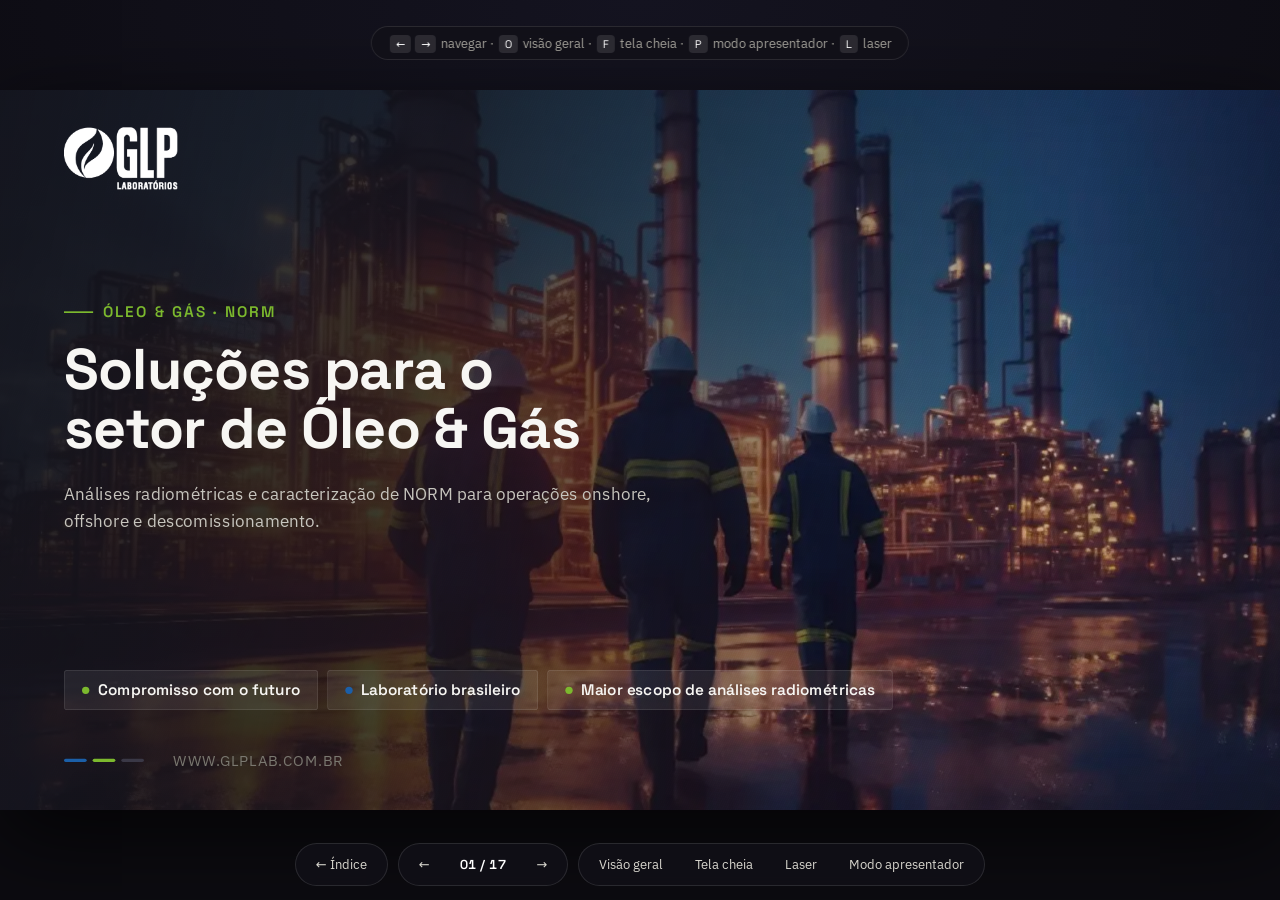
<file: oleo-gas.html>
<!doctype html><html lang="pt-BR"><head><meta charset="utf-8"><meta name="viewport" content="width=device-width,initial-scale=1"><meta name="robots" content="noindex,nofollow"><link rel="icon" href="[data-uri]"><link rel="stylesheet" href="assets/fonts.css"><style>*{margin:0;padding:0;box-sizing:border-box}img{max-width:100%}[hidden]{display:none!important}</style><title>GLP Laboratórios · Óleo & Gás</title>
<style>
:root{
  --ink:#14131a; --ink-2:#1e1c26; --bone:#F7F6F3; --paper:#FFFFFF;
  --blue:#1B5FA8; --blue-lo:#2a76c6; --green:#7CB92E; --green-lo:#95d143;
  --slate:#3d3b36; --mute:#5a5850; --mute-2:#6a6860; --faint:#8e8c83;
  --line:#e2e0d8; --shell:#0c0b10;
  --dsp:'Space Grotesk','Space Grotesk Fallback',system-ui,sans-serif;
  --body:'IBM Plex Sans','IBM Plex Sans Fallback',system-ui,sans-serif;
}
*{box-sizing:border-box}
html,body{height:100%}
body{margin:0;background:var(--shell);color:var(--bone);font-family:var(--body);overflow:hidden;
     -webkit-font-smoothing:antialiased}

/* ---------- shell ---------- */
.wrap{position:fixed;inset:0;overflow:hidden;
      background:radial-gradient(120% 90% at 50% 0%,#141320 0%,#0c0b10 62%)}
.stage{position:absolute;left:50%;top:50%;width:1920px;height:1080px;
       margin:-540px 0 0 -960px;transform-origin:center center;
       box-shadow:0 40px 120px rgba(0,0,0,.7);background:var(--bone);overflow:hidden}

/* ---------- slides ---------- */
.s{position:absolute;inset:0;overflow:hidden;opacity:0;visibility:hidden;
   transition:opacity .5s ease,transform .6s cubic-bezier(.22,.61,.36,1),filter .5s ease;
   transform:scale(1.015);filter:saturate(.8)}
.s.on{opacity:1;visibility:visible;transform:none;filter:none;z-index:2}
.s.dark{background:var(--ink);color:var(--bone)}
.s.light{background:var(--bone);color:var(--ink)}
.pad{position:absolute;inset:0;padding:84px 96px 104px;display:flex;flex-direction:column}
.fill{flex:1;display:flex;flex-direction:column;justify-content:center;min-height:0}
.foot.r{left:auto;right:64px;text-align:right}
.foot.r+.pg,.pg.l{right:auto;left:96px}
.casefig{border-radius:6px;overflow:hidden;position:relative;flex:1;min-height:0}
.casecard{margin:-58px 34px 0;position:relative;z-index:2;padding:32px 34px}

/* ---------- motion ---------- */
@keyframes rise{to{opacity:1;transform:none}}
@keyframes wipeX{to{clip-path:inset(0 0 0 0)}}
@keyframes kb{from{transform:scale(1.10) translate3d(0,0,0)}to{transform:scale(1.0)}}
@keyframes kb2{from{transform:scale(1.0)}to{transform:scale(1.09)}}
@keyframes drawX{to{transform:scaleX(1)}}
@keyframes glow{0%,100%{opacity:.5}50%{opacity:.85}}
.a{opacity:0;transform:translateY(26px)}
.s.on .a{animation:rise .78s cubic-bezier(.16,.84,.34,1) forwards;
         animation-delay:calc(var(--i,0)*85ms + 90ms)}
.wipe{clip-path:inset(0 100% 0 0)}
.s.on .wipe{animation:wipeX .85s cubic-bezier(.66,0,.25,1) forwards;
            animation-delay:calc(var(--i,0)*85ms + 160ms)}
.kb{transform:scale(1.10)}
.s.on .kb{animation:kb 22s cubic-bezier(.2,.5,.3,1) forwards}
.s.on .kb.rev{animation:kb2 24s ease-out forwards}
.drw{transform:scaleX(0);transform-origin:left center}
.s.on .drw{animation:drawX 1.3s cubic-bezier(.66,0,.25,1) forwards;animation-delay:.5s}
@media (prefers-reduced-motion:reduce){
  .a,.wipe,.kb,.drw{opacity:1!important;transform:none!important;clip-path:none!important;animation:none!important}
  .s{transition:opacity .2s linear}
}

/* ---------- media ---------- */
.ph{position:absolute;inset:0;background-size:cover;background-position:center;will-change:transform}
.scan{position:absolute;inset:0;pointer-events:none;mix-blend-mode:overlay;
  background-image:repeating-linear-gradient(115deg,rgba(255,255,255,.055) 0 1px,transparent 1px 3px)}
.vig{position:absolute;inset:0;pointer-events:none}
.grain{position:absolute;inset:0;pointer-events:none;opacity:.5;
  background-image:radial-gradient(rgba(255,255,255,.045) .5px,transparent .5px);background-size:3px 3px}

/* ---------- type ---------- */
.eye{display:flex;align-items:center;gap:12px;font-size:23px;letter-spacing:.14em;
     text-transform:uppercase;font-weight:600;color:var(--mute-2)}
.eye .dot{width:10px;height:10px;border-radius:50%;background:var(--blue);flex:0 0 auto}
.eye.g .dot{background:var(--green)}
.dark .eye{color:#8f8d84}
h1.t{font-family:var(--dsp);font-weight:700;font-size:86px;line-height:1.04;letter-spacing:-.015em;margin:0}
h2.t{font-family:var(--dsp);font-weight:700;font-size:56px;line-height:1.1;letter-spacing:-.012em;margin:0;text-wrap:balance}
h3{font-family:var(--dsp);font-weight:600;font-size:28px;line-height:1.25;margin:0}
p{margin:0;font-size:24px;line-height:1.58;color:var(--slate)}
.dark p{color:#C7C5BE}
.lead{font-size:26px;line-height:1.55;color:var(--mute)}
.dark .lead{color:#C7C5BE}
.sm{font-size:21px;line-height:1.5;color:var(--mute)}
b,strong{font-weight:600;color:var(--ink)}
.dark b,.dark strong{color:#fff}

/* ---------- chrome ---------- */
.logo{position:absolute;top:44px;right:64px;height:57px;width:auto;z-index:6;opacity:.55}
.logo.tl{left:96px;right:auto;top:56px;height:93px;opacity:1}
.foot{position:absolute;left:96px;bottom:44px;font-size:20px;letter-spacing:.02em;
      color:var(--faint);z-index:6;display:flex;align-items:center;gap:12px}
.foot::before{content:"";display:inline-block;width:7px;height:7px;border-radius:50%;
      background:var(--blue);box-shadow:13px 0 0 var(--green);margin-right:6px}
.dark .foot{color:#7a7870}
.pg{position:absolute;right:64px;bottom:44px;font-size:21px;color:var(--faint);z-index:6;
    font-family:var(--dsp);font-weight:600;font-variant-numeric:tabular-nums}
.dark .pg{color:#7a7870}
.dash{display:flex;gap:9px}
.dash i{width:34px;height:5px;border-radius:3px;background:var(--blue);display:block}
.dash i:nth-child(2){background:var(--green)}
.dash i:nth-child(3){background:#3a3846}

/* ---------- cards ---------- */
.card{background:var(--paper);border-radius:5px;padding:30px 32px;
      box-shadow:0 1px 3px rgba(20,19,26,.07),0 10px 30px -18px rgba(20,19,26,.28);
      transition:transform .35s cubic-bezier(.16,.84,.34,1),box-shadow .35s ease}
.card.tb{border-top:4px solid var(--blue)}
.card.tg{border-top:4px solid var(--green)}
.card.tk{border-top:4px solid var(--ink)}
.card.lb{border-left:4px solid var(--blue)}
.card.lg{border-left:4px solid var(--green)}
.card.lk{border-left:4px solid var(--ink)}
.num{width:54px;height:54px;border-radius:50%;display:grid;place-items:center;color:#fff;
     font-family:var(--dsp);font-weight:700;font-size:23px;flex:0 0 auto;
     font-variant-numeric:tabular-nums}
.nb{background:var(--blue)} .ng{background:var(--green)} .nk{background:var(--ink)}
.grid{display:grid;gap:20px}
.g2{grid-template-columns:repeat(2,1fr)} .g3{grid-template-columns:repeat(3,1fr)}
.g4{grid-template-columns:repeat(4,1fr)} .g5{grid-template-columns:repeat(5,1fr)}
.rail{display:flex;gap:20px}
.rail>i{width:4px;border-radius:2px;background:var(--green);flex:0 0 auto;display:block}
.rail.b>i{background:var(--blue)}
.chip{display:inline-flex;align-items:center;gap:13px;background:var(--ink);border-radius:5px;
      padding:14px 26px;color:var(--bone);font-family:var(--dsp);font-weight:600;font-size:23px}
.chip .d{width:11px;height:11px;border-radius:50%;background:var(--green);flex:0 0 auto}
.chip.b .d{background:var(--blue)}
.dark .chip{background:rgba(255,255,255,.07);border:1px solid rgba(255,255,255,.13)}
.ic{height:54px;width:auto;max-width:54px;object-fit:contain;align-self:flex-start;opacity:.9;flex:0 0 auto}
.ic.inv{filter:invert(1)}
.ic.big{height:74px;max-width:80px}
.markbox{background:var(--paper);border-radius:5px;display:flex;align-items:center;justify-content:center;
  padding:20px 24px;overflow:hidden;box-shadow:0 1px 3px rgba(20,19,26,.07);
  transition:transform .4s cubic-bezier(.16,.84,.34,1)}
.markbox img{max-width:100%;max-height:100%;width:auto;height:auto;object-fit:contain;display:block;
  filter:grayscale(1) contrast(1.05);opacity:.8;transition:filter .35s ease,opacity .35s ease}
.markbox:hover img{filter:none;opacity:1}
.markbox:hover{transform:translateY(-4px)}
.doc{border-radius:4px;overflow:hidden;background:#fff;box-shadow:0 2px 8px rgba(20,19,26,.12),0 24px 50px -28px rgba(20,19,26,.5)}
.doc img{display:block;width:100%;height:100%;object-fit:contain;background:#fff}

.mesh{position:absolute;inset:0;pointer-events:none;opacity:.6;
  background-image:linear-gradient(rgba(255,255,255,.045) 1px,transparent 1px),
                   linear-gradient(90deg,rgba(255,255,255,.045) 1px,transparent 1px);
  background-size:64px 64px;
  -webkit-mask-image:radial-gradient(ellipse 62% 58% at 50% 44%,#000 0%,transparent 78%);
  mask-image:radial-gradient(ellipse 62% 58% at 50% 44%,#000 0%,transparent 78%)}
.ctc{display:flex;flex-direction:column;align-items:center;gap:12px;
  background:rgba(255,255,255,.045);border:1px solid rgba(255,255,255,.1);
  border-radius:8px;padding:30px 22px}
.ctc .d{width:10px;height:10px;border-radius:50%}
.ctc .k{color:#8f8d84;font-size:20px;letter-spacing:.12em;text-transform:uppercase}
.ctc .v{color:#F7F6F3;font-size:25px;font-weight:600;text-align:center;line-height:1.3}

.gcard{background:rgba(255,255,255,.055);border:1px solid rgba(255,255,255,.12);
  border-radius:6px;padding:32px 32px 30px;display:flex;flex-direction:column}
.wb{background:#fff;border-radius:4px;padding:14px 18px;width:fit-content;
  display:flex;align-items:center;justify-content:center;min-height:96px}
.tags{display:flex;flex-wrap:wrap;gap:9px}
.tags span{display:inline-block;background:#eeece4;border-radius:4px;padding:8px 14px;
  font-size:20px;font-weight:500;color:var(--slate);font-variant-numeric:tabular-nums}
.dark .tags span{background:rgba(255,255,255,.09);color:#d8d6ce}

.tbl{display:flex;flex-direction:column;gap:2px;background:var(--line);border-radius:6px;overflow:hidden}
.tr{display:grid;grid-template-columns:260px 320px 1fr;gap:24px;background:var(--paper);
    padding:26px 30px;align-items:center}
.tr.th{background:var(--ink);color:#F7F6F3;padding:20px 30px;font-family:var(--dsp);
    font-weight:600;font-size:21px;letter-spacing:.1em;text-transform:uppercase}
.tr>div{font-size:23px;color:var(--slate)}
.tr.th>div{color:#c7c5be}
.badge{display:inline-block;padding:11px 22px;border-radius:5px;color:#fff;
    font-family:var(--dsp);font-weight:700;font-size:23px}

/* ---------- HUD ---------- */
.hud{position:fixed;left:0;right:0;bottom:0;z-index:50;display:flex;align-items:center;
     justify-content:center;gap:10px;padding:14px;opacity:0;transition:opacity .35s ease;
     pointer-events:none}
.hud.show{opacity:1;pointer-events:auto}
.hud .grp{display:flex;align-items:center;gap:4px;background:rgba(18,17,24,.82);
     border:1px solid rgba(255,255,255,.11);backdrop-filter:blur(14px);border-radius:999px;padding:6px}
.hud button{all:unset;cursor:pointer;color:#d8d6ce;font-family:var(--body);font-size:13px;
     padding:8px 14px;border-radius:999px;display:flex;align-items:center;gap:7px;line-height:1}
.hud button:hover{background:rgba(255,255,255,.1);color:#fff}
.hud button:focus-visible{outline:2px solid var(--green);outline-offset:2px}
.hud .idx{font-family:var(--dsp);font-weight:600;font-size:13px;color:#fff;padding:0 12px;
     font-variant-numeric:tabular-nums;letter-spacing:.04em}
.prog{position:fixed;top:0;left:0;height:3px;background:linear-gradient(90deg,var(--blue),var(--green));
     z-index:60;width:0;transition:width .5s cubic-bezier(.22,.61,.36,1);box-shadow:0 0 14px rgba(124,185,46,.5)}
.zone{position:fixed;top:0;bottom:0;width:16%;z-index:40;cursor:pointer}
.zone.l{left:0} .zone.r{right:0}

/* ---------- overview ---------- */
.ov{position:fixed;inset:0;z-index:70;background:rgba(9,8,13,.96);backdrop-filter:blur(8px);
    display:none;padding:56px;overflow:auto}
.ov.show{display:block}
.ov h4{font-family:var(--dsp);font-weight:600;font-size:15px;letter-spacing:.16em;
    text-transform:uppercase;color:#8f8d84;margin:0 0 26px}
.ovg{display:grid;grid-template-columns:repeat(auto-fill,minmax(260px,1fr));gap:20px}
.ovc{position:relative;cursor:pointer;border-radius:6px;overflow:hidden;background:#000;
    border:2px solid transparent;transition:border-color .2s ease,transform .25s ease}
.ovc:hover{transform:translateY(-3px)} .ovc:hover,.ovc.cur{border-color:var(--green)}
.ovc .fr{position:relative;width:100%;aspect-ratio:16/9;overflow:hidden}
.ovc .fr>*{position:absolute;top:0;left:0;width:1920px;height:1080px;transform-origin:top left}
.ovc .cap{display:flex;gap:9px;padding:9px 11px;font-size:12px;color:#c7c5be;background:#141320;
    align-items:baseline}
.ovc .cap b{font-family:var(--dsp);color:var(--green);font-size:11px;font-weight:700}
.hint{position:fixed;left:50%;top:26px;transform:translateX(-50%);z-index:65;font-size:12.5px;
    color:#a5a39b;background:rgba(18,17,24,.8);border:1px solid rgba(255,255,255,.1);
    padding:8px 16px;border-radius:999px;backdrop-filter:blur(10px);transition:opacity .6s ease}
.hud .homebtn{all:unset;cursor:pointer;color:#d8d6ce;font-family:var(--body);font-size:13px;padding:8px 14px;border-radius:999px;display:flex;align-items:center;gap:7px;line-height:1;text-decoration:none}.hud .homebtn:hover{background:rgba(255,255,255,.1);color:#fff}.hud .homebtn:focus-visible{outline:2px solid var(--green);outline-offset:2px}
.hint kbd{font-family:var(--dsp);font-size:11px;background:rgba(255,255,255,.11);
    padding:2px 6px;border-radius:4px;color:#fff;margin:0 2px}

/* ---------- modo apresentação: laser, tela preta, modo apresentador ---------- */
.laser{position:absolute;left:0;top:0;width:30px;height:30px;margin:-15px 0 0 -15px;border-radius:50%;
  background:radial-gradient(circle,#ff4a3d 0 30%,rgba(255,40,30,.55) 45%,rgba(255,40,30,0) 72%);
  box-shadow:0 0 22px 6px rgba(255,40,30,.45);z-index:90;pointer-events:none;display:none}
.laser.show{display:block}
.stage.lz{cursor:none}
.blk{position:absolute;inset:0;background:#000;z-index:80;display:none}
.blk.show{display:block}
.blk span{display:none}

body.pm{overflow:hidden;background:#0c0b10;color:#e9e7e0;font-family:var(--body)}
body.pm .prog,body.pm .zone,body.pm .hint,body.pm .hud{display:none!important}
.pmx{position:fixed;inset:0;display:grid;grid-template-columns:minmax(0,1.62fr) minmax(320px,1fr);
  grid-template-rows:auto minmax(0,1fr) auto;gap:16px;padding:16px 18px}
.pmx-top{grid-column:1/-1;display:flex;align-items:center;gap:18px;flex-wrap:wrap}
.pmx-ttl{font-family:var(--dsp);font-weight:600;font-size:15px;letter-spacing:.12em;text-transform:uppercase;color:#a5a39b;margin-right:auto}
.pmx-ttl b{color:#fff;font-weight:600}
.pmx-con{font-size:13px;color:#a5a39b;display:flex;align-items:center;gap:8px}
.pmx-con i{width:9px;height:9px;border-radius:50%;background:#d9534f;display:block}
.pmx-con.ok i{background:var(--green)}
.pmx-clock{font-family:var(--dsp);font-size:17px;color:#a5a39b;font-variant-numeric:tabular-nums}
.pmx-timer{display:flex;align-items:center;gap:8px;background:#17161e;border:1px solid #2a2833;border-radius:10px;padding:6px 8px 6px 14px}
.pmx-timer .tv{font-family:var(--dsp);font-weight:700;font-size:26px;color:#fff;font-variant-numeric:tabular-nums;min-width:118px}
.pmx-timer.paused .tv{color:#8e8c83}
.pmx button{all:unset;cursor:pointer;font-family:var(--body);font-size:14px;color:#e9e7e0;background:#1e1c26;
  border:1px solid #2f2d39;border-radius:8px;padding:8px 13px;line-height:1;display:inline-flex;align-items:center;gap:7px;white-space:nowrap}
.pmx button:hover{background:#2a2833;color:#fff}
.pmx button:focus-visible{outline:2px solid var(--green);outline-offset:2px}
.pmx button.on{background:var(--blue);border-color:var(--blue);color:#fff}
.pmx button.big{font-size:16px;padding:12px 22px}
.pmx kbd{font-family:var(--dsp);font-size:11px;background:rgba(255,255,255,.1);border-radius:4px;padding:2px 6px;color:#cfcdc6}
.pmx-cur{position:relative;min-height:0;display:flex;flex-direction:column;gap:8px}
.pmx-lab{font-size:12px;letter-spacing:.14em;text-transform:uppercase;color:#8e8c83;font-weight:600;display:flex;gap:10px;align-items:center}
.pmx-lab b{color:#e9e7e0;font-weight:600;letter-spacing:.06em}
.pmx-box{position:relative;flex:1;min-height:0;border-radius:8px;overflow:hidden;background:#000}
body.pm .wrap{position:absolute;inset:0;background:#000}
body.pm .stage{box-shadow:none}
body.pm .blk{background:rgba(0,0,0,.82)}
body.pm .blk span{display:flex;position:absolute;inset:0;align-items:center;justify-content:center;
  font-family:var(--dsp);font-size:64px;color:#fff;letter-spacing:.06em}
.pmx-side{display:flex;flex-direction:column;gap:14px;min-height:0}
.pmx-next{display:flex;flex-direction:column;gap:8px}
.pmx-nf{position:relative;width:100%;aspect-ratio:16/9;border-radius:6px;overflow:hidden;background:#000}
.pmx-nf>.s{width:1920px;height:1080px;transform-origin:0 0;position:absolute;left:0;top:0}
.pmx-end{position:absolute;inset:0;display:flex;align-items:center;justify-content:center;color:#8e8c83;font-size:15px}
.pmx-notes{flex:1;min-height:0;display:flex;flex-direction:column;gap:8px}
.pmx-nb{flex:1;min-height:0;overflow:auto;background:#15141b;border:1px solid #24222c;border-radius:8px;padding:16px 20px 16px 18px}
.pmx-nb ul{margin:0;padding:0 0 0 1.1em}
.pmx-nb li{font-size:var(--nfs,21px);line-height:1.45;color:#ecebe6;margin:0 0 .55em}
.pmx-nb li::marker{color:var(--green)}
.pmx-nb .none{color:#8e8c83;font-size:15px}
.pmx-fs{margin-left:auto;display:flex;gap:6px}
.pmx-fs button{padding:4px 9px;font-size:12px}
.pmx-bot{grid-column:1/-1;display:flex;align-items:center;gap:10px;flex-wrap:wrap}
.pmx-bot .ix{font-family:var(--dsp);font-weight:700;font-size:20px;color:#fff;min-width:92px;text-align:center;font-variant-numeric:tabular-nums}
.pmx-bot .sp{flex:1}
.pmx-help{font-size:12.5px;color:#8e8c83}
.pmx-tip{position:fixed;left:50%;top:70px;transform:translateX(-50%);z-index:95;max-width:640px;background:#1b1a22;
  border:1px solid #34323d;border-radius:12px;padding:18px 22px;font-size:14.5px;line-height:1.55;color:#d8d6ce;box-shadow:0 24px 60px rgba(0,0,0,.6)}
.pmx-tip b{color:#fff}
.pmx-tip ol{margin:8px 0 12px 1.2em;padding:0}
@media (max-width:900px){
  .pmx{grid-template-columns:1fr;grid-template-rows:auto minmax(220px,1fr) auto auto;overflow:auto}
}
</style>

</head><body><div class="prog" id="prog"></div>
<div class="wrap"><div class="stage" id="stage">

<!-- 01 ................................................................. -->
<section class="s dark" data-label="Capa">
  <div class="ph kb" data-bg="hero_refinery"></div>
  <div class="scan"></div>
  <div class="vig" style="background:linear-gradient(100deg,rgba(20,19,26,.94) 0%,rgba(20,19,26,.82) 32%,rgba(20,19,26,.46) 58%,rgba(20,19,26,.2) 78%,rgba(20,19,26,.4) 100%)"></div>
  <img class="logo tl a" style="--i:0" data-src="glp_white" alt="GLP Laboratórios">
  <div style="position:absolute;left:96px;top:318px;width:1180px">
    <div class="a" style="--i:1;display:flex;align-items:center;gap:14px;margin-bottom:26px">
      <span class="wipe" style="--i:1;width:44px;height:3px;background:var(--green);display:block"></span>
      <span style="color:var(--green);font-family:var(--dsp);font-weight:600;font-size:23px;letter-spacing:.13em;text-transform:uppercase">Óleo &amp; Gás · NORM</span>
    </div>
    <h1 class="t a" style="--i:2">Soluções para o<br>setor de Óleo &amp; Gás</h1>
    <p class="a lead" style="--i:4;margin-top:32px;max-width:880px;color:#C7C5BE;font-size:26px">
      Análises radiométricas e caracterização de NORM para operações
      onshore, offshore e descomissionamento.</p>
  </div>
  <div style="position:absolute;left:96px;bottom:150px;display:flex;gap:14px">
    <span class="chip a" style="--i:5"><i class="d"></i>Compromisso com o futuro</span>
    <span class="chip b a" style="--i:6"><i class="d"></i>Laboratório brasileiro</span>
    <span class="chip a" style="--i:7"><i class="d"></i>Maior escopo de análises radiométricas</span>
  </div>
  <div style="position:absolute;left:96px;bottom:60px;display:flex;gap:44px;align-items:center">
    <span class="dash a" style="--i:8"><i></i><i></i><i></i></span>
    <span class="a" style="--i:8;color:#7a7870;font-size:22px;letter-spacing:.07em">WWW.GLPLAB.COM.BR</span>
  </div>
</section>

<!-- 02 ................................................................. -->
<section class="s light" data-label="Contexto">
  <img class="logo" data-src="glp_color" alt="">
  <div style="position:absolute;left:0;top:0;bottom:0;width:56%;padding:92px 68px 92px 96px;display:flex;flex-direction:column;justify-content:center">
    <div class="eye a" style="--i:0"><i class="dot"></i>02 · Contexto</div>
    <h2 class="t a" style="--i:1;margin-top:20px">NORM na indústria<br>de Óleo &amp; Gás</h2>
    <p class="a" style="--i:2;margin-top:26px;font-size:25px;max-width:820px">Durante a exploração, produção e processamento de petróleo e gás, materiais radioativos de ocorrência natural podem ser concentrados em fluidos, incrustações, borras, sedimentos e resíduos operacionais.</p>
    <p class="a" style="--i:3;margin-top:20px;font-size:25px;max-width:820px">Esses materiais, conhecidos como <b>NORM</b> (Naturally Occurring Radioactive Material), podem estar presentes em diferentes etapas da operação e demandar investigação, caracterização e gerenciamento adequado.</p>
  </div>
  <div style="position:absolute;right:0;top:0;bottom:0;width:44%;overflow:hidden">
    <div class="ph kb" data-bg="worker_portrait"></div>
    <div class="vig" style="background:linear-gradient(180deg,rgba(20,19,26,0) 58%,rgba(20,19,26,.42) 100%)"></div>
  </div>
  <div class="foot">GLP Laboratórios · Óleo &amp; Gás</div>
  <div class="pg" style="right:auto;left:calc(56% - 40px)">02</div>
</section>

<!-- 03 ................................................................. -->
<section class="s light" data-label="Panorama">
  <img class="logo" data-src="glp_color" alt="">
  <div class="pad">
    <div class="eye g a" style="--i:0"><i class="dot"></i>03 · Panorama</div>
    <h2 class="t a" style="--i:1;margin-top:18px">Onde o NORM pode<br>estar presente?</h2>
    <div class="grid g4 fill" style="margin-top:40px;gap:16px;align-content:center">
      <div class="card a" style="--i:3;display:flex;gap:16px;align-items:center;padding:18px 20px"><span class="num nb" style="width:42px;height:42px;font-size:16px;flex:0 0 auto">01</span><h3 style="font-size:20px">Água produzida</h3></div>
      <div class="card a" style="--i:3;display:flex;gap:16px;align-items:center;padding:18px 20px"><span class="num ng" style="width:42px;height:42px;font-size:16px;flex:0 0 auto">02</span><h3 style="font-size:20px">Fluidos de poços</h3></div>
      <div class="card a" style="--i:4;display:flex;gap:16px;align-items:center;padding:18px 20px"><span class="num nb" style="width:42px;height:42px;font-size:16px;flex:0 0 auto">03</span><h3 style="font-size:20px">Borras e sedimentos</h3></div>
      <div class="card a" style="--i:4;display:flex;gap:16px;align-items:center;padding:18px 20px"><span class="num ng" style="width:42px;height:42px;font-size:16px;flex:0 0 auto">04</span><h3 style="font-size:20px">Incrustações</h3></div>
      <div class="card a" style="--i:5;display:flex;gap:16px;align-items:center;padding:18px 20px"><span class="num nb" style="width:42px;height:42px;font-size:16px;flex:0 0 auto">05</span><h3 style="font-size:20px">Resíduos sólidos</h3></div>
      <div class="card a" style="--i:5;display:flex;gap:16px;align-items:center;padding:18px 20px"><span class="num ng" style="width:42px;height:42px;font-size:16px;flex:0 0 auto">06</span><h3 style="font-size:20px">Dutos e tubulações</h3></div>
      <div class="card a" style="--i:6;display:flex;gap:16px;align-items:center;padding:18px 20px"><span class="num nb" style="width:42px;height:42px;font-size:16px;flex:0 0 auto">07</span><h3 style="font-size:20px">Tanques e separadores</h3></div>
      <div class="card a" style="--i:6;display:flex;gap:16px;align-items:center;padding:18px 20px"><span class="num ng" style="width:42px;height:42px;font-size:16px;flex:0 0 auto">08</span><h3 style="font-size:20px">Equipamentos de processo</h3></div>
      <div class="card a" style="--i:7;display:flex;gap:16px;align-items:center;padding:18px 20px"><span class="num nb" style="width:42px;height:42px;font-size:16px;flex:0 0 auto">09</span><h3 style="font-size:20px">FPSOs e unidades offshore</h3></div>
      <div class="card a" style="--i:7;display:flex;gap:16px;align-items:center;padding:18px 20px"><span class="num ng" style="width:42px;height:42px;font-size:16px;flex:0 0 auto">10</span><h3 style="font-size:20px">Materiais de manutenção e limpeza</h3></div>
      <div class="card a" style="--i:8;display:flex;gap:16px;align-items:center;padding:18px 20px"><span class="num nb" style="width:42px;height:42px;font-size:16px;flex:0 0 auto">11</span><h3 style="font-size:20px">Estruturas de descomissionamento</h3></div>
    </div>
  </div>
  <div class="foot">GLP Laboratórios · Óleo &amp; Gás</div><div class="pg">03</div>
</section>

<!-- 04 ................................................................. -->
<section class="s light" data-label="Aplicação">
  <div style="position:absolute;left:0;top:0;bottom:0;width:44%;overflow:hidden">
    <div class="ph kb rev" data-bg="offshore_top"></div>
    <div class="vig" style="background:linear-gradient(180deg,rgba(20,19,26,0) 55%,rgba(20,19,26,.4) 100%)"></div>
  </div>
  <img class="logo" data-src="glp_color" alt="">
  <div style="position:absolute;left:44%;right:0;top:0;bottom:0;padding:88px 96px 88px 76px;display:flex;flex-direction:column;justify-content:center">
    <div class="eye g a" style="--i:0"><i class="dot"></i>04 · Aplicação</div>
    <h2 class="t a" style="--i:1;margin-top:20px">Operações offshore<br>e FPSOs</h2>
    <div style="display:flex;flex-direction:column;gap:16px;margin-top:38px">
      <div class="card lb a" style="--i:3;padding:22px 26px"><p class="sm" style="font-size:21px">Em FPSOs, navios petroleiros e outras unidades offshore, resíduos podem se acumular em tanques, tubulações e equipamentos durante a operação.</p></div>
      <div class="card lg a" style="--i:4;padding:22px 26px"><p class="sm" style="font-size:21px">Em atividades de limpeza e manutenção, borras, incrustações e outros materiais são removidos e acondicionados para posterior caracterização.</p></div>
      <div class="card lb a" style="--i:5;padding:22px 26px"><p class="sm" style="font-size:21px">A análise radiométrica permite identificar a presença e a concentração de radionuclídeos naturais, fornecendo informações técnicas para a classificação e o gerenciamento desses materiais.</p></div>
    </div>
  </div>
  <div class="foot" style="left:calc(44% + 76px)">GLP Laboratórios · Óleo &amp; Gás</div><div class="pg">04</div>
</section>

<!-- 05 ................................................................. -->
<section class="s light" data-label="Motivação">
  <img class="logo" data-src="glp_color" alt="">
  <div class="pad">
    <div class="eye a" style="--i:0"><i class="dot"></i>05 · Motivação</div>
    <h2 class="t a" style="--i:1;margin-top:18px">Por que caracterizar NORM?</h2>
    <div class="grid g4 fill" style="margin-top:46px;gap:22px;align-content:center">
      <div class="a" style="--i:3;display:flex;flex-direction:column;gap:18px">
        <span class="num nb">01</span><div><h3 style="font-size:24px">Segurança ocupacional</h3><p class="sm" style="margin-top:9px">Avaliação das condições de manuseio e das medidas de radioproteção necessárias.</p></div></div>
      <div class="a" style="--i:4;display:flex;flex-direction:column;gap:18px">
        <span class="num ng">02</span><div><h3 style="font-size:24px">Classificação dos materiais</h3><p class="sm" style="margin-top:9px">Determinação da concentração de atividade dos radionuclídeos presentes.</p></div></div>
      <div class="a" style="--i:5;display:flex;flex-direction:column;gap:18px">
        <span class="num nb">03</span><div><h3 style="font-size:24px">Gerenciamento de resíduos</h3><p class="sm" style="margin-top:9px">Informações para armazenamento, movimentação, tratamento ou destinação dos materiais.</p></div></div>
      <div class="a" style="--i:6;display:flex;flex-direction:column;gap:18px">
        <span class="num ng">04</span><div><h3 style="font-size:24px">Proteção ambiental</h3><p class="sm" style="margin-top:9px">Dados técnicos para apoiar o gerenciamento adequado de resíduos potencialmente radioativos.</p></div></div>
    </div>
  </div>
  <div class="foot">GLP Laboratórios · Óleo &amp; Gás</div><div class="pg">05</div>
</section>

<!-- 06 ................................................................. -->
<section class="s light" data-label="Portfólio">
  <img class="logo" data-src="glp_color" alt="">
  <div class="pad">
    <div class="eye g a" style="--i:0"><i class="dot"></i>06 · Portfólio</div>
    <h2 class="t a" style="--i:1;margin-top:18px">Soluções do GLP para O&amp;G</h2>
    <div class="grid g4 fill" style="margin-top:44px;gap:18px;align-content:center">
      <div class="card tb a" style="--i:3;padding:26px 24px;min-height:170px;display:flex;align-items:center"><h3 style="font-size:21px">Análises de radionuclídeos em água produzida</h3></div>
      <div class="card tg a" style="--i:3;padding:26px 24px;min-height:170px;display:flex;align-items:center"><h3 style="font-size:21px">Caracterização de NORM</h3></div>
      <div class="card tb a" style="--i:4;padding:26px 24px;min-height:170px;display:flex;align-items:center"><h3 style="font-size:21px">Análises radiológicas de sólidos e resíduos de produção</h3></div>
      <div class="card tg a" style="--i:4;padding:26px 24px;min-height:170px;display:flex;align-items:center"><h3 style="font-size:21px">Caracterização de incrustações</h3></div>
      <div class="card tb a" style="--i:5;padding:26px 24px;min-height:170px;display:flex;align-items:center"><h3 style="font-size:21px">Análises de resíduos de dutos, tanques e separadores</h3></div>
      <div class="card tg a" style="--i:5;padding:26px 24px;min-height:170px;display:flex;align-items:center"><h3 style="font-size:21px">Análises de materiais de operações offshore</h3></div>
      <div class="card tb a" style="--i:6;padding:26px 24px;min-height:170px;display:flex;align-items:center"><h3 style="font-size:21px">Caracterização de materiais para movimentação ou descarte</h3></div>
      <div class="card tg a" style="--i:6;padding:26px 24px;min-height:170px;display:flex;align-items:center"><h3 style="font-size:21px">Caracterização radiológica para descomissionamento</h3></div>
    </div>
  </div>
  <div class="foot">GLP Laboratórios · Óleo &amp; Gás</div><div class="pg">06</div>
</section>

<!-- 07 ................................................................. -->
<section class="s light" data-label="Matriz · Água produzida">
  <div style="position:absolute;left:0;top:0;bottom:0;width:44%;overflow:hidden">
    <div class="ph kb" data-bg="worker_tablet"></div>
    <div class="vig" style="background:linear-gradient(180deg,rgba(20,19,26,0) 55%,rgba(20,19,26,.4) 100%)"></div>
  </div>
  <img class="logo" data-src="glp_color" alt="">
  <div style="position:absolute;left:44%;right:0;top:0;bottom:0;padding:88px 96px 88px 76px;display:flex;flex-direction:column;justify-content:center">
    <div class="eye a" style="--i:0"><i class="dot"></i>07 · Matriz</div>
    <h2 class="t a" style="--i:1;margin-top:20px">Água produzida</h2>
    <p class="a" style="--i:2;margin-top:24px;font-size:23px;max-width:820px">A água produzida é uma das principais matrizes de interesse radiológico na indústria de petróleo e gás. O GLP realiza análises para identificação e quantificação de radionuclídeos naturais, permitindo avaliar a presença de radioatividade associada às características geológicas do reservatório e aos processos de produção.</p>
    <div style="display:flex;flex-wrap:wrap;gap:14px;margin-top:34px">
      <span class="chip a" style="--i:3"><i class="d"></i>Monitoramento radiológico</span>
      <span class="chip b a" style="--i:4"><i class="d"></i>Caracterização da matriz</span>
      <span class="chip a" style="--i:5"><i class="d"></i>Avaliação de processos</span>
      <span class="chip b a" style="--i:6"><i class="d"></i>Apoio à tomada de decisão</span>
    </div>
  </div>
  <div class="foot" style="left:calc(44% + 76px)">GLP Laboratórios · Óleo &amp; Gás</div><div class="pg">07</div>
</section>

<!-- 08 ................................................................. -->
<section class="s light" data-label="Matrizes · Sólidos, borras e incrustações">
  <img class="logo" data-src="glp_color" alt="">
  <div class="pad">
    <div class="eye g a" style="--i:0"><i class="dot"></i>08 · Matrizes</div>
    <h2 class="t a" style="--i:1;margin-top:18px">Sólidos, borras e incrustações</h2>
    <p class="a lead" style="--i:2;margin-top:14px;max-width:1080px">Radionuclídeos naturais podem se concentrar em diferentes materiais ao longo da operação.</p>
    <div class="grid g3 fill" style="margin-top:36px;gap:20px;align-content:center">
      <div class="card lb a" style="--i:3;padding:24px 26px"><p class="sm" style="font-size:20px">Incrustações de equipamentos e tubulações</p></div>
      <div class="card lg a" style="--i:3;padding:24px 26px"><p class="sm" style="font-size:20px">Borras de tanques</p></div>
      <div class="card lb a" style="--i:4;padding:24px 26px"><p class="sm" style="font-size:20px">Sedimentos</p></div>
      <div class="card lg a" style="--i:4;padding:24px 26px"><p class="sm" style="font-size:20px">Resíduos de separadores</p></div>
      <div class="card lb a" style="--i:5;padding:24px 26px"><p class="sm" style="font-size:20px">Materiais removidos em limpeza e manutenção</p></div>
      <div class="card lg a" style="--i:5;padding:24px 26px"><p class="sm" style="font-size:20px">Resíduos de sistemas de produção</p></div>
    </div>
    <div class="rail a" style="--i:6;margin-top:32px"><i></i>
      <p style="max-width:1250px">A caracterização analítica permite determinar a <b>concentração de atividade</b> presente nesses materiais.</p></div>
  </div>
  <div class="foot">GLP Laboratórios · Óleo &amp; Gás</div><div class="pg">08</div>
</section>

<!-- 09 ................................................................. -->
<section class="s light" data-label="Amostragem · Dutos, tanques e equipamentos">
  <img class="logo" data-src="glp_color" alt="">
  <div class="pad">
    <div class="eye a" style="--i:0"><i class="dot"></i>09 · Amostragem</div>
    <h2 class="t a" style="--i:1;margin-top:18px">Dutos, tanques e equipamentos</h2>
    <p class="a lead" style="--i:2;margin-top:14px;max-width:1080px">Operações de manutenção, limpeza, substituição ou retirada de equipamentos podem gerar resíduos ou materiais que precisam ser avaliados radiologicamente. O GLP atua na análise de amostras provenientes de:</p>
    <div class="grid g3 fill" style="margin-top:36px;gap:20px;align-content:center">
      <div class="card tb a" style="--i:3;padding:30px 26px;min-height:150px;display:flex;align-items:center;justify-content:center"><h3 style="font-size:22px;text-align:center">Dutos</h3></div>
      <div class="card tg a" style="--i:3;padding:30px 26px;min-height:150px;display:flex;align-items:center;justify-content:center"><h3 style="font-size:22px;text-align:center">Tubulações</h3></div>
      <div class="card tb a" style="--i:4;padding:30px 26px;min-height:150px;display:flex;align-items:center;justify-content:center"><h3 style="font-size:22px;text-align:center">Tanques</h3></div>
      <div class="card tg a" style="--i:4;padding:30px 26px;min-height:150px;display:flex;align-items:center;justify-content:center"><h3 style="font-size:22px;text-align:center">Separadores</h3></div>
      <div class="card tb a" style="--i:5;padding:30px 26px;min-height:150px;display:flex;align-items:center;justify-content:center"><h3 style="font-size:22px;text-align:center">Equipamentos de processo</h3></div>
      <div class="card tg a" style="--i:5;padding:30px 26px;min-height:150px;display:flex;align-items:center;justify-content:center"><h3 style="font-size:22px;text-align:center">Estruturas e componentes</h3></div>
    </div>
  </div>
  <div class="foot">GLP Laboratórios · Óleo &amp; Gás</div><div class="pg">09</div>
</section>

<!-- 10 ................................................................. -->
<section class="s dark" data-label="Ciclo final · Descomissionamento">
  <div style="position:absolute;right:0;top:0;bottom:0;width:42%;overflow:hidden">
    <div class="ph kb" data-bg="pipeline_sunset"></div>
    <div class="vig" style="background:linear-gradient(90deg,rgba(20,19,26,1) 0%,rgba(20,19,26,.5) 30%,rgba(20,19,26,.14) 100%)"></div>
  </div>
  <div class="scan"></div>
  <img class="logo" data-src="glp_white" alt="" style="opacity:.7">
  <div style="position:absolute;left:0;top:0;bottom:0;width:58%;padding:92px 60px 92px 96px;display:flex;flex-direction:column;justify-content:center">
    <div class="eye g a" style="--i:0"><i class="dot"></i>10 · Ciclo final</div>
    <h2 class="t a" style="--i:1;margin-top:20px;color:#F7F6F3">Descomissionamento</h2>
    <p class="a" style="--i:2;margin-top:24px;font-size:23px;line-height:1.5;color:#C7C5BE;max-width:760px">O descomissionamento de instalações de petróleo e gás exige conhecimento detalhado das condições dos materiais e estruturas envolvidos. A caracterização radiológica pode apoiar a identificação de materiais contendo NORM antes de processos de:</p>
    <div style="display:flex;flex-wrap:wrap;gap:12px;margin-top:30px;max-width:760px">
      <span class="chip a" style="--i:3"><i class="d"></i>1 · Remoção</span>
      <span class="chip b a" style="--i:3"><i class="d"></i>2 · Transporte</span>
      <span class="chip a" style="--i:4"><i class="d"></i>3 · Armazenamento</span>
      <span class="chip b a" style="--i:4"><i class="d"></i>4 · Reutilização</span>
      <span class="chip a" style="--i:5"><i class="d"></i>5 · Tratamento</span>
      <span class="chip b a" style="--i:5"><i class="d"></i>6 · Destinação final</span>
    </div>
    <p class="a" style="--i:6;margin-top:28px;font-size:19px;color:#8f8d84;max-width:720px">Os resultados analíticos fornecem uma base técnica para o planejamento das etapas seguintes do processo.</p>
  </div>
  <div class="foot">GLP Laboratórios · Óleo &amp; Gás</div><div class="pg">10</div>
</section>

<!-- 11 ................................................................. -->
<section class="s dark" data-label="Metodologia · Técnicas analíticas">
  <div class="ph kb rev" data-bg="offshore_top" style="opacity:.22"></div>
  <div class="vig" style="background:linear-gradient(90deg,rgba(20,19,26,.97) 26%,rgba(20,19,26,.74) 100%)"></div>
  <div class="grain"></div>
  <img class="logo" data-src="glp_white" alt="" style="opacity:.7">
  <div class="pad">
    <div class="eye g a" style="--i:0"><i class="dot"></i>11 · Metodologia</div>
    <h2 class="t a" style="--i:1;margin-top:18px;color:#F7F6F3">Técnicas analíticas</h2>
    <p class="a lead" style="--i:2;margin-top:16px;max-width:1060px">A definição da metodologia depende da matriz, dos radionuclídeos de interesse e dos objetivos da investigação.</p>
    <div class="grid g4 fill" style="margin-top:48px;gap:22px;align-content:stretch;align-items:stretch">
      <div class="a gcard" style="--i:3;justify-content:center"><span class="num nb" style="width:62px;height:62px;box-shadow:0 0 0 6px rgba(27,95,168,.18)"><img data-src="ic_spec_alpha" alt="" style="width:28px;height:auto"></span>
        <h3 style="color:#fff;margin-top:22px">Espectrometria Alfa</h3>
        <p class="sm" style="color:#a5a39b;margin-top:12px">Aplicada conforme os radionuclídeos e objetivos da investigação.</p></div>
      <div class="a gcard" style="--i:4;justify-content:center"><span class="num ng" style="width:62px;height:62px;box-shadow:0 0 0 6px rgba(124,185,46,.2)"><img data-src="ic_spec_gamma" alt="" style="width:26px;height:auto"></span>
        <h3 style="color:#fff;margin-top:22px">Espectrometria Gama</h3>
        <p class="sm" style="color:#a5a39b;margin-top:12px">Técnica importante para identificação e quantificação de emissores gama.</p></div>
      <div class="a gcard" style="--i:5;justify-content:center"><span class="num nb" style="width:62px;height:62px;box-shadow:0 0 0 6px rgba(27,95,168,.18)"><img data-src="ic_lsc" alt="" style="width:20px;height:auto"></span>
        <h3 style="color:#fff;margin-top:22px">Cintilação Líquida</h3>
        <p class="sm" style="color:#a5a39b;margin-top:12px">Utilizada em análises específicas conforme a matriz e o radionuclídeo.</p></div>
      <div class="a gcard" style="--i:6;justify-content:center"><span class="num ng" style="width:62px;height:62px;box-shadow:0 0 0 6px rgba(124,185,46,.2)"><img data-src="ic_prop_counter" alt="" style="width:30px;height:auto"></span>
        <h3 style="color:#fff;margin-top:22px">Contador Proporcional</h3>
        <p class="sm" style="color:#a5a39b;margin-top:12px">Contador de fluxo gasoso para aplicações específicas.</p></div>
    </div>
  </div>
  <div class="foot">GLP Laboratórios · Óleo &amp; Gás</div><div class="pg">11</div>
</section>

<!-- 12 ................................................................. -->
<section class="s light" data-label="Radionuclídeos">
  <img class="logo" data-src="glp_color" alt="">
  <div class="pad">
    <div class="eye a" style="--i:0"><i class="dot"></i>12 · Radionuclídeos</div>
    <h2 class="t a" style="--i:1;margin-top:18px">Principais radionuclídeos de interesse</h2>
    <p class="a lead" style="--i:2;margin-top:14px;max-width:1100px">Dependendo da matriz e da aplicação, a investigação pode envolver radionuclídeos naturais associados às séries do urânio e do tório, incluindo:</p>
    <div class="grid g3 fill" style="margin-top:36px;gap:20px;align-content:center">
      <div class="card lb a" style="--i:3;padding:28px 30px"><h3 style="font-size:24px;color:var(--blue)">Rádio-226</h3><p class="sm" style="margin-top:7px">226Ra</p></div>
      <div class="card lg a" style="--i:3;padding:28px 30px"><h3 style="font-size:24px;color:#5d8c22">Rádio-228</h3><p class="sm" style="margin-top:7px">228Ra</p></div>
      <div class="card lb a" style="--i:4;padding:28px 30px"><h3 style="font-size:24px;color:var(--blue)">Chumbo-210</h3><p class="sm" style="margin-top:7px">210Pb</p></div>
      <div class="card lg a" style="--i:4;padding:28px 30px"><h3 style="font-size:24px;color:#5d8c22">Urânio</h3><p class="sm" style="margin-top:7px">Série radioativa</p></div>
      <div class="card lb a" style="--i:5;padding:28px 30px"><h3 style="font-size:24px;color:var(--blue)">Tório</h3><p class="sm" style="margin-top:7px">Série radioativa</p></div>
      <div class="card lg a" style="--i:5;padding:28px 30px"><h3 style="font-size:24px;color:#5d8c22">Outros</h3><p class="sm" style="margin-top:7px">Conforme o projeto</p></div>
    </div>
  </div>
  <div class="foot">GLP Laboratórios · Óleo &amp; Gás</div><div class="pg">12</div>
</section>

<!-- 13 ................................................................. -->
<section class="s light" data-label="Processo · Da coleta ao resultado">
  <img class="logo" data-src="glp_color" alt="">
  <div class="pad">
    <div class="eye g a" style="--i:0"><i class="dot"></i>13 · Processo</div>
    <h2 class="t a" style="--i:1;margin-top:18px">Da coleta ao resultado</h2>
    <p class="a lead" style="--i:2;margin-top:16px;max-width:1080px">Cinco etapas entre a identificação da necessidade e o resultado técnico final.</p>
    <div class="fill" style="justify-content:center">
      <div style="position:relative">
        <div style="position:absolute;left:0;right:0;top:35px;height:2px;background:#d8d6cd"></div>
        <div class="drw" style="position:absolute;left:0;right:0;top:35px;height:2px;background:linear-gradient(90deg,var(--blue),var(--green))"></div>
        <div class="grid g5" style="gap:26px;position:relative">
        <div class="a" style="--i:3;display:flex;flex-direction:column;gap:22px">
          <span class="num nb" style="width:70px;height:70px;font-size:28px">1</span>
          <h3 style="font-size:25px">Identificação da necessidade</h3><p style="font-size:21px;line-height:1.5">Definição da matriz e do objetivo da caracterização.</p></div>
        <div class="a" style="--i:4;display:flex;flex-direction:column;gap:22px">
          <span class="num ng" style="width:70px;height:70px;font-size:28px">2</span>
          <h3 style="font-size:25px">Amostragem e acondicionamento</h3><p style="font-size:21px;line-height:1.5">Obtenção de amostras representativas do material.</p></div>
        <div class="a" style="--i:5;display:flex;flex-direction:column;gap:22px">
          <span class="num nb" style="width:70px;height:70px;font-size:28px">3</span>
          <h3 style="font-size:25px">Análise laboratorial</h3><p style="font-size:21px;line-height:1.5">Aplicação da metodologia analítica adequada.</p></div>
        <div class="a" style="--i:6;display:flex;flex-direction:column;gap:22px">
          <span class="num ng" style="width:70px;height:70px;font-size:28px">4</span>
          <h3 style="font-size:25px">Quantificação</h3><p style="font-size:21px;line-height:1.5">Determinação da concentração de atividade dos radionuclídeos.</p></div>
        <div class="a" style="--i:7;display:flex;flex-direction:column;gap:22px">
          <span class="num nb" style="width:70px;height:70px;font-size:28px">5</span>
          <h3 style="font-size:25px">Resultado técnico</h3><p style="font-size:21px;line-height:1.5">Dados rastreáveis para apoiar decisões de gerenciamento do material.</p></div>
      </div>
      </div>
    </div>
  </div>
  <div class="foot">GLP Laboratórios · Óleo &amp; Gás</div><div class="pg">13</div>
</section>

<!-- 14 ................................................................. -->
<section class="s dark" data-label="Qualidade">
  <div class="ph kb rev" data-bg="aerial_platform" style="opacity:.24"></div>
  <div class="vig" style="background:linear-gradient(90deg,rgba(20,19,26,.97) 30%,rgba(20,19,26,.78) 100%)"></div>
  <div class="grain"></div>
  <img class="logo" data-src="glp_white" alt="" style="opacity:.7">
  <div class="pad">
    <div class="eye g a" style="--i:0"><i class="dot"></i>14 · Qualidade</div>
    <h2 class="t a" style="--i:1;margin-top:18px;color:#F7F6F3">Qualidade e confiabilidade</h2>
    <p class="a lead" style="--i:2;margin-top:16px;max-width:1080px">Estrutura especializada em ensaios de radiações ionizantes e sistema de qualidade baseado na ABNT NBR ISO/IEC 17025. A combinação entre equipe técnica, estrutura analítica e metodologias especializadas permite entregar dados confiáveis e resultados rastreáveis.</p>
    <div class="grid g2 fill" style="margin-top:52px;gap:26px;max-width:1100px">
      <div class="a" style="--i:3;background:rgba(255,255,255,.055);border:1px solid rgba(255,255,255,.12);border-radius:6px;padding:34px 34px 30px;display:flex;flex-direction:column;gap:22px">
        <div style="height:118px;display:flex;align-items:center"><img data-src="iso17025" alt="ISO/IEC 17025" style="height:118px;width:auto"></div>
        <div><div style="font-family:var(--dsp);font-weight:700;font-size:27px;color:#fff">ABNT NBR ISO/IEC 17025</div>
        <p class="sm" style="color:#a5a39b;margin-top:8px">Sistema de qualidade em ensaios de radiações ionizantes</p></div>
      </div>
      <div class="a" style="--i:4;background:rgba(255,255,255,.055);border:1px solid rgba(255,255,255,.12);border-radius:6px;padding:34px 34px 30px;display:flex;flex-direction:column;gap:22px">
        <div style="height:118px;display:flex;align-items:center;background:#fff;border-radius:4px;padding:12px 18px;width:fit-content"><img data-src="ansn" alt="ANSN" style="height:94px;width:auto"></div>
        <div><div style="font-family:var(--dsp);font-weight:700;font-size:27px;color:#fff">ANSN</div>
        <p class="sm" style="color:#a5a39b;margin-top:8px">Laboratório privado licenciado pela Autoridade Nacional de Segurança Nuclear</p></div>
      </div>
    </div>
  </div>
  <div class="foot">GLP Laboratórios · Óleo &amp; Gás</div><div class="pg">14</div>
</section>

<!-- 15 ................................................................. -->
<section class="s light" data-label="Aplicações no setor de O&amp;G">
  <img class="logo" data-src="glp_color" alt="">
  <div class="pad">
    <div class="eye g a" style="--i:0"><i class="dot"></i>15 · Aplicações</div>
    <h2 class="t a" style="--i:1;margin-top:18px">Aplicações no setor de O&amp;G</h2>
    <div class="grid g3 fill" style="margin-top:40px;gap:18px;align-content:center">
      <div class="card tb a" style="--i:3;padding:24px 26px;min-height:120px;display:flex;align-items:center"><h3 style="font-size:20px">Produção de petróleo e gás</h3></div>
      <div class="card tg a" style="--i:3;padding:24px 26px;min-height:120px;display:flex;align-items:center"><h3 style="font-size:20px">Operações offshore</h3></div>
      <div class="card tb a" style="--i:3;padding:24px 26px;min-height:120px;display:flex;align-items:center"><h3 style="font-size:20px">FPSOs</h3></div>
      <div class="card tg a" style="--i:4;padding:24px 26px;min-height:120px;display:flex;align-items:center"><h3 style="font-size:20px">Manutenção industrial</h3></div>
      <div class="card tb a" style="--i:4;padding:24px 26px;min-height:120px;display:flex;align-items:center"><h3 style="font-size:20px">Limpeza de tanques e equipamentos</h3></div>
      <div class="card tg a" style="--i:4;padding:24px 26px;min-height:120px;display:flex;align-items:center"><h3 style="font-size:20px">Gerenciamento de resíduos</h3></div>
      <div class="card tb a" style="--i:5;padding:24px 26px;min-height:120px;display:flex;align-items:center"><h3 style="font-size:20px">Monitoramento de NORM</h3></div>
      <div class="card tg a" style="--i:5;padding:24px 26px;min-height:120px;display:flex;align-items:center"><h3 style="font-size:20px">Movimentação de materiais</h3></div>
      <div class="card tb a" style="--i:5;padding:24px 26px;min-height:120px;display:flex;align-items:center"><h3 style="font-size:20px">Descomissionamento de instalações</h3></div>
    </div>
  </div>
  <div class="foot">GLP Laboratórios · Óleo &amp; Gás</div><div class="pg">15</div>
</section>

<!-- 16 ................................................................. -->
<section class="s dark" data-label="Encerramento">
  <div class="ph kb rev" data-bg="walkway_sunset" style="opacity:.6"></div>
  <div class="scan"></div>
  <div class="vig" style="background:linear-gradient(100deg,rgba(20,19,26,.94) 0%,rgba(20,19,26,.76) 44%,rgba(20,19,26,.4) 70%,rgba(20,19,26,.2) 100%)"></div>
  <img class="logo tl a" style="--i:0" data-src="glp_white" alt="">
  <div style="position:absolute;left:96px;top:290px;width:1220px">
    <h2 class="t a" style="--i:1;color:#F7F6F3;font-size:58px;line-height:1.2">NORM exige conhecimento.<br>Decisões seguras exigem<br>dados confiáveis.</h2>
    <p class="a" style="--i:3;margin-top:32px;font-size:27px;line-height:1.55;color:#C7C5BE;max-width:900px">Soluções analíticas para investigação e caracterização radiológica na indústria de Óleo &amp; Gás.</p>
    <div class="a" style="--i:4;margin-top:40px;font-family:var(--dsp);font-weight:600;font-size:27px;color:var(--green)">GLP Laboratórios</div>
    <p class="a" style="--i:5;margin-top:10px;font-size:23px;color:#8f8d84;font-style:italic">Mais do que análises, entregamos confiança em cada resultado.</p>
  </div>
  <div style="position:absolute;left:96px;bottom:60px"><span class="dash a" style="--i:6"><i></i><i></i><i></i></span></div>
  <div class="pg">16</div>
</section>

<!-- 17 ................................................................. -->
<section class="s dark" data-label="Contato">
  <div class="mesh"></div>
  <div class="vig" style="background:radial-gradient(ellipse 70% 55% at 50% 42%,rgba(27,95,168,.26) 0%,rgba(124,185,46,.09) 38%,rgba(20,19,26,0) 68%)"></div>
  <div class="grain"></div>
  <div style="position:absolute;inset:0;display:flex;flex-direction:column;align-items:center;justify-content:center;padding:0 96px">
    <img class="a" style="--i:0;height:130px;width:auto;margin-bottom:52px" data-src="glp_white" alt="GLP Laboratórios">
    <h2 class="t a" style="--i:1;font-size:52px;text-align:center;color:#F7F6F3;line-height:1.15">Vamos conversar sobre<br>o seu projeto.</h2>
    <span class="drw" style="display:block;height:2px;width:340px;margin-top:44px;background:linear-gradient(90deg,transparent,var(--blue),var(--green),transparent)"></span>
    <div style="display:grid;grid-template-columns:repeat(3,1fr);gap:24px;margin-top:60px;width:100%;max-width:1300px">
      <div class="a ctc" style="--i:3">
        <span class="d" style="background:var(--green)"></span>
        <span class="k">E-mail</span><span class="v">vendas@glplab.com.br</span></div>
      <div class="a ctc" style="--i:4">
        <span class="d" style="background:var(--blue)"></span>
        <span class="k">Telefone</span><span class="v">+55 19 98455-9001</span></div>
      <div class="a ctc" style="--i:5">
        <span class="d" style="background:var(--green)"></span>
        <span class="k">Website</span><span class="v">www.glplab.com.br</span></div>
    </div>
    <div class="a" style="--i:6;margin-top:66px;text-align:center">
      <div style="font-family:var(--dsp);font-weight:700;font-size:34px;color:#F7F6F3;letter-spacing:-.01em">O maior laboratório radiométrico do Brasil.</div>
      <span class="dash" style="justify-content:center;margin-top:28px;display:flex"><i></i><i></i><i></i></span>
    </div>
  </div>
  <div class="pg">17</div>
</section>

</div></div>

<div class="zone l" id="zl" aria-hidden="true"></div>
<div class="zone r" id="zr" aria-hidden="true"></div>

<div class="hint" id="hint"><kbd>←</kbd><kbd>→</kbd> navegar · <kbd>O</kbd> visão geral · <kbd>F</kbd> tela cheia · <kbd>P</kbd> modo apresentador · <kbd>L</kbd> laser</div>

<nav class="hud" id="hud" aria-label="Controles da apresentação">
  <div class="grp"><a class="homebtn" href="index.html" title="Voltar ao índice">← Índice</a></div>
  <div class="grp">
    <button id="bPrev" title="Slide anterior (←)" aria-label="Slide anterior">←</button>
    <span class="idx" id="idx">01 / 17</span>
    <button id="bNext" title="Próximo slide (→)" aria-label="Próximo slide">→</button>
  </div>
  <div class="grp">
    <button id="bOv" title="Visão geral (O)">Visão geral</button>
    <button id="bFs" title="Tela cheia (F)">Tela cheia</button>
  </div>
</nav>


<div class="ov" id="ov" role="dialog" aria-label="Visão geral dos slides">
  <h4>GLP Laboratórios · Óleo &amp; Gás — 17 slides</h4>
  <div class="ovg" id="ovg"></div>
</div>

<script>
(function(){
  "use strict";
  var A = {"aerial_platform": "assets/baef7e4df44b.webp", "ansn": "assets/45a362988c8f.webp", "glp_color": "assets/037860b27494.webp", "glp_white": "assets/b8f279db4a04.webp", "hero_refinery": "assets/84212796ebd2.webp", "ic_lsc": "assets/c79d84f07459.webp", "ic_prop_counter": "assets/1017c5edbc28.webp", "ic_spec_alpha": "assets/82ffb1a7c624.webp", "ic_spec_gamma": "assets/ee1af39c6a39.webp", "iso17025": "assets/0f32a5776728.webp", "offshore_top": "assets/cafb9bc59f4e.webp", "pipeline_sunset": "assets/dd1929397771.webp", "walkway_sunset": "assets/7dd074c40bd7.webp", "worker_portrait": "assets/692a8a8e18f9.webp", "worker_tablet": "assets/8ff110664755.webp"};

  /* ---- resolve embedded media ---- */
  document.querySelectorAll('[data-bg]').forEach(function(el){
    var u = A[el.getAttribute('data-bg')];
    if (u) el.style.backgroundImage = 'url("'+u+'")';
  });
  document.querySelectorAll('img[data-src]').forEach(function(el){
    var u = A[el.getAttribute('data-src')];
    if (u) el.src = u;
  });

  var stage = document.getElementById('stage');
  var slides = Array.prototype.slice.call(stage.querySelectorAll('.s'));
  var N = slides.length;
  var cur = 0;
  var prog = document.getElementById('prog');
  var idx  = document.getElementById('idx');
  var hud  = document.getElementById('hud');
  var ov   = document.getElementById('ov');
  var ovg  = document.getElementById('ovg');
  var hint = document.getElementById('hint');

  function pad(n){ return (n<10?'0':'')+n; }

  /* Em about:srcdoc (visualizador de artifact) e em iframes com sandbox o
     documento não tem URL própria: replaceState lança SecurityError. Aqui o
     deep link é um extra, então falha em silêncio e o deck segue funcionando. */
  var canHash = true;
  function setHash(n){
    if (!canHash) return;
    try { history.replaceState(null, '', '#' + n); }
    catch (e) { canHash = false; }
  }

  /* ---- fit stage to viewport ---- */
  var wrapEl = stage.parentNode;
  function fit(){
    var w = wrapEl.clientWidth || window.innerWidth, h = wrapEl.clientHeight || window.innerHeight;
    var s = Math.min(w/1920, h/1080);
    stage.style.transform = 'scale('+s+')';
  }
  window.addEventListener('resize', fit, {passive:true});
  fit();

  /* ---- navigation ---- */
  function go(n, push){
    n = Math.max(0, Math.min(N-1, n));
    if (n === cur && slides[cur].classList.contains('on')) return;
    slides.forEach(function(s,i){ s.classList.toggle('on', i===n); });
    cur = n;
    prog.style.width = ((n)/(N-1)*100) + '%';
    idx.textContent = pad(n+1)+' / '+pad(N);
    Array.prototype.forEach.call(ovg.children, function(c,i){ c.classList.toggle('cur', i===n); });
    if (push !== false) setHash(n+1);
    if (window.__onGo) window.__onGo(n);
  }
  function next(){ go(cur+1); }
  function prev(){ go(cur-1); }

  document.getElementById('bNext').onclick = next;
  document.getElementById('bPrev').onclick = prev;
  document.getElementById('zr').onclick = next;
  document.getElementById('zl').onclick = prev;

  document.addEventListener('keydown', function(e){
    if (e.metaKey || e.ctrlKey || e.altKey) return;
    var k = e.key;
    if (k==='ArrowRight'||k==='PageDown'||k===' '||k==='Enter'){ e.preventDefault(); next(); }
    else if (k==='ArrowLeft'||k==='PageUp'||k==='Backspace'){ e.preventDefault(); prev(); }
    else if (k==='Home'){ e.preventDefault(); go(0); }
    else if (k==='End'){ e.preventDefault(); go(N-1); }
    else if (k==='o'||k==='O'){ e.preventDefault(); toggleOv(); }
    else if (k==='f'||k==='F'){ e.preventDefault(); fs(); }
    else if (k==='Escape'){ ov.classList.remove('show'); }
  });

  /* ---- touch ---- */
  var tx=0, ty=0;
  document.addEventListener('touchstart', function(e){ tx=e.changedTouches[0].clientX; ty=e.changedTouches[0].clientY; }, {passive:true});
  document.addEventListener('touchend', function(e){
    var dx=e.changedTouches[0].clientX-tx, dy=e.changedTouches[0].clientY-ty;
    if (Math.abs(dx)>56 && Math.abs(dx)>Math.abs(dy)) { dx<0 ? next() : prev(); }
  }, {passive:true});

  /* ---- fullscreen ---- */
  function fs(){
    try {
      var r = document.fullscreenElement
        ? document.exitFullscreen()
        : (document.documentElement.requestFullscreen && document.documentElement.requestFullscreen());
      if (r && r.catch) r.catch(function(){});
    } catch (e) {}
  }
  document.getElementById('bFs').onclick = fs;

  /* ---- overview ---- */
  var built = false;
  function buildOv(){
    if (built) return; built = true;
    slides.forEach(function(s,i){
      var c = document.createElement('div'); c.className='ovc';
      var fr = document.createElement('div'); fr.className='fr';
      var cl = s.cloneNode(true);
      cl.classList.add('on'); cl.style.opacity='1'; cl.style.visibility='visible';
      cl.style.filter='none'; cl.style.transition='none';
      cl.querySelectorAll('.a,.wipe,.kb,.drw').forEach(function(el){
        el.style.opacity='1'; el.style.transform='none'; el.style.clipPath='none'; el.style.animation='none';
      });
      fr.appendChild(cl);
      c.appendChild(fr);
      var cap = document.createElement('div'); cap.className='cap';
      cap.innerHTML = '<b>'+pad(i+1)+'</b><span></span>';
      cap.lastChild.textContent = s.getAttribute('data-label')||'';
      c.appendChild(cap);
      c.onclick = function(){ ov.classList.remove('show'); go(i); };
      ovg.appendChild(c);
    });
    scaleOv();
  }
  function scaleOv(){
    Array.prototype.forEach.call(ovg.children, function(c){
      var fr = c.querySelector('.fr');
      var k = fr.clientWidth/1920;
      fr.firstChild.style.transform = 'scale('+k+')';
    });
  }
  function toggleOv(){
    buildOv();
    ov.classList.toggle('show');
    if (ov.classList.contains('show')) requestAnimationFrame(scaleOv);
  }
  document.getElementById('bOv').onclick = toggleOv;
  window.addEventListener('resize', function(){ if (built) scaleOv(); }, {passive:true});

  /* ---- hud auto-hide ---- */
  var t;
  function poke(){
    hud.classList.add('show');
    clearTimeout(t);
    t = setTimeout(function(){ hud.classList.remove('show'); }, 2600);
  }
  ['mousemove','keydown','touchstart','click'].forEach(function(ev){
    document.addEventListener(ev, poke, {passive:true});
  });
  poke();
  setTimeout(function(){ hint.style.opacity='0'; }, 5200);
  setTimeout(function(){ if(hint.parentNode) hint.parentNode.removeChild(hint); }, 6400);

  /* ---- deep link ---- */
  function fromHash(){
    var h = '';
    try { h = location.hash || ''; } catch (e) {}
    var v = parseInt(h.replace('#',''),10);
    return (isFinite(v) && v>0) ? Math.min(v,N)-1 : 0;
  }
  window.addEventListener('hashchange', function(){ go(fromHash(), false); });

  /* ---- boot ---- */
  window.__deck = {go:go, cur:function(){return cur;}, N:N, slides:slides, stage:stage, fit:fit, toggleOv:toggleOv, fs:fs};
  go(fromHash(), false);
})();
</script>
<script>window.__notes = [
[
"Apresentar o foco: análises radiométricas e caracterização de NORM em operações onshore, offshore e descomissionamento",
"Perguntar a operação do cliente: produção, offshore, manutenção ou descomissionamento"
],
[
"NORM: material radioativo de ocorrência natural que pode se concentrar em fluidos, incrustações, borras, sedimentos e resíduos",
"Pode exigir investigação, caracterização e gerenciamento adequado"
],
[
"Onze pontos onde o NORM pode estar presente, da água produzida às estruturas de descomissionamento",
"Perguntar em quais deles o cliente já tem demanda"
],
[
"Em FPSOs e unidades offshore, resíduos se acumulam em tanques, tubulações e equipamentos",
"Na limpeza e manutenção, borras e incrustações são removidas e acondicionadas para caracterização",
"A análise radiométrica informa a presença e a concentração de radionuclídeos naturais"
],
[
"Quatro motivos: segurança ocupacional, classificação dos materiais, gerenciamento de resíduos e proteção ambiental",
"Dados técnicos para decidir como manusear, armazenar, movimentar ou destinar o material"
],
[
"Oito soluções, da água produzida ao descomissionamento",
"Perguntar qual é a demanda mais urgente do cliente"
],
[
"Uma das principais matrizes de interesse radiológico em óleo e gás",
"O GLP identifica e quantifica radionuclídeos naturais",
"Usos: monitoramento, caracterização, avaliação de processos e apoio à decisão"
],
[
"Radionuclídeos naturais podem se concentrar nestes materiais ao longo da operação",
"A caracterização analítica determina a concentração de atividade"
],
[
"Manutenção, limpeza, substituição ou retirada de equipamentos geram materiais que precisam de avaliação radiológica",
"O GLP analisa amostras de dutos, tubulações, tanques, separadores, equipamentos de processo e componentes"
],
[
"Caracterização radiológica antes de remoção, transporte, armazenamento, reutilização, tratamento e destinação final",
"Os resultados são a base técnica para planejar as etapas seguintes"
],
[
"A metodologia depende da matriz, dos radionuclídeos de interesse e do objetivo da investigação",
"Quatro técnicas: alfa, gama, cintilação líquida e contador proporcional"
],
[
"Foco nas séries do urânio e do tório",
"Ra-226, Ra-228 e Pb-210; outros conforme o projeto"
],
[
"Cinco etapas: necessidade, amostragem, análise, quantificação e resultado técnico",
"Amostras representativas: orientar a amostragem desde o início"
],
[
"Sistema de qualidade baseado na ABNT NBR ISO/IEC 17025 para ensaios de radiações ionizantes",
"Laboratório privado licenciado pela ANSN",
"Equipe, estrutura e metodologia entregam dados rastreáveis"
],
[
"Nove aplicações: produção, offshore, FPSOs, manutenção, limpeza de tanques, resíduos, monitoramento de NORM, movimentação de materiais e descomissionamento",
"Identificar qual está mais próxima do cliente"
],
[
"NORM exige conhecimento; decisões seguras exigem dados confiáveis",
"Propor um próximo passo: proposta, visita técnica ou envio do escopo"
],
[
"Deixar este slide na tela durante as perguntas",
"Contato comercial: vendas@glplab.com.br · +55 19 98455-9001",
"Combinar o próximo passo antes de encerrar"
]
];</script>

<script>
/* ==== Modo apresentação: apresentador (2ª janela), laser, tela preta, passador ==== */
(function(){
  "use strict";
  var LANG = ((document.documentElement.lang || "pt").slice(0,2) === "en") ? "en" : "pt";
  var TT = {"pt": {"blackScreen": "Tela preta", "laser": "Laser", "laserTitle": "Apontador laser (L)", "presTitle": "Modo apresentador: notas, próximo slide e cronômetro (P)", "presBtn": "Modo apresentador", "popupBlocked": "O navegador bloqueou a janela do apresentador. Libere pop-ups para este site e tente de novo.", "presenterPrefix": "Apresentador", "topTitle": "Modo apresentador", "searching": "Procurando a janela dos slides…", "openAudTitle": "Abrir a janela que vai para o projetor ou para a transmissão", "openAud": "Abrir janela dos slides", "pauseTitle": "Pausar / continuar (T)", "pause": "Pausar", "resume": "Continuar", "resetTitle": "Zerar cronômetro", "reset": "Zerar", "helpTitle": "Como usar", "curSlide": "Slide atual", "next": "Próximo", "notes": "Notas", "fontDown": "Diminuir letra", "fontUp": "Aumentar letra", "prev": "← Anterior", "nextBtn": "Próximo →", "laserBtnTitle": "Apontador laser: passe o mouse sobre o slide atual (L)", "blkTitle": "Escurece a tela do público (B)", "blkBtn": "Tela preta", "ovTitle": "Ver todos os slides (O)", "ovBtn": "Visão geral", "help": "← → ou passador para navegar · T pausa o cronômetro", "end": "Fim da apresentação", "noNotes": "Sem notas para este slide.", "conn": "Janela dos slides conectada", "notConn": "Janela dos slides não conectada", "helpHead": "Como apresentar", "h1": "Com projetor ou TV: arraste a <b>janela dos slides</b> para a segunda tela e aperte <b>F</b> nela (tela cheia). Esta janela fica no notebook.", "h2": "Em Teams ou Meet: compartilhe só a <b>janela</b> dos slides, não a tela inteira.", "h3": "Navegue por aqui, pelo passador ou pelas setas. As duas janelas andam juntas.", "h4": "<b>L</b> liga o laser: passe o mouse sobre o slide atual. <b>B</b> escurece a tela do público.", "ok": "Entendi", "param": "apresentador", "hint": " · <kbd>P</kbd> modo apresentador · <kbd>L</kbd> laser"}, "en": {"blackScreen": "Black screen", "laser": "Laser", "laserTitle": "Laser pointer (L)", "presTitle": "Presenter mode: notes, next slide and timer (P)", "presBtn": "Presenter mode", "popupBlocked": "The browser blocked the presenter window. Allow pop-ups for this site and try again.", "presenterPrefix": "Presenter", "topTitle": "Presenter mode", "searching": "Looking for the slides window…", "openAudTitle": "Open the window that goes to the projector or the broadcast", "openAud": "Open slides window", "pauseTitle": "Pause / resume (T)", "pause": "Pause", "resume": "Resume", "resetTitle": "Reset timer", "reset": "Reset", "helpTitle": "How to use", "curSlide": "Current slide", "next": "Next", "notes": "Notes", "fontDown": "Smaller text", "fontUp": "Larger text", "prev": "← Previous", "nextBtn": "Next →", "laserBtnTitle": "Laser pointer: hover over the current slide (L)", "blkTitle": "Darkens the audience screen (B)", "blkBtn": "Black screen", "ovTitle": "See all slides (O)", "ovBtn": "Overview", "help": "← → or clicker to navigate · T pauses the timer", "end": "End of presentation", "noNotes": "No notes for this slide.", "conn": "Slides window connected", "notConn": "Slides window not connected", "helpHead": "How to present", "h1": "With a projector or TV: drag the <b>slides window</b> to the second screen and press <b>F</b> on it (fullscreen). This window stays on your laptop.", "h2": "On Teams or Meet: share only the slides <b>window</b>, not the whole screen.", "h3": "Navigate from here, with a clicker or the arrow keys. Both windows move together.", "h4": "<b>L</b> turns on the laser: hover over the current slide. <b>B</b> darkens the audience screen.", "ok": "Got it", "param": "presenter", "hint": " · <kbd>P</kbd> presenter mode · <kbd>L</kbd> laser"}};
  var T = TT[LANG];
  var D = window.__deck; if (!D) return;
  var NOTES = window.__notes || [];
  var stage = D.stage, slides = D.slides, N = D.N;
  var IS_P = /[?&](apresentador|presenter)\b/.test(location.search);
  var KEY = 'glp-deck:' + location.pathname.replace(/[?#].*$/,'');
  function pad(n){ return (n<10?'0':'')+n; }
  function $(id){ return document.getElementById(id); }

  /* ---------- comunicação entre janelas ---------- */
  var peer = null;           // a outra janela (opener ou popup)
  try { if (window.opener && !window.opener.closed) peer = window.opener; } catch(e){}
  var bc = null;
  try { bc = new BroadcastChannel(KEY); } catch(e){}
  var seen = {}, remote = false;
  function send(m){
    m.id = Math.random().toString(36).slice(2); m.k = KEY; m.from = IS_P ? 'p' : 'a';
    seen[m.id] = 1;
    try { if (peer && !peer.closed) peer.postMessage(m, '*'); } catch(e){}
    try { if (bc) bc.postMessage(m); } catch(e){}
  }
  function recv(m, src){
    if (!m || m.k !== KEY || !m.id || seen[m.id]) return;
    if (m.from === (IS_P ? 'p' : 'a')) return;   // só conversa com o outro papel
    seen[m.id] = 1;
    if (src && !peer) peer = src;
    handle(m);
  }
  window.addEventListener('message', function(e){ recv(e.data, e.source); });
  if (bc) bc.onmessage = function(e){ recv(e.data, null); };

  window.__onGo = function(n){
    if (!remote) send({t:'go', n:n});
    if (IS_P) renderP(n);
  };
  function goRemote(n){ remote = true; try { D.go(n); } finally { remote = false; } if (IS_P) renderP(n); }

  /* ---------- laser e tela preta (as duas janelas) ---------- */
  var laser = document.createElement('div'); laser.className = 'laser'; stage.appendChild(laser);
  var blk = document.createElement('div'); blk.className = 'blk'; blk.innerHTML = '<span>' + T.blackScreen + '</span>';
  stage.parentNode.appendChild(blk);
  var laserOn = false, blkOn = false, lastSent = 0;

  function setLaser(on, fromRemote){
    laserOn = on;
    stage.classList.toggle('lz', on);
    if (!on) laser.classList.remove('show');
    var b = $('pLaser'); if (b) b.classList.toggle('on', on);
    if (!fromRemote) send({t:'laser', on:on});
  }
  function setBlk(on, fromRemote){
    blkOn = on; blk.classList.toggle('show', on);
    var b = $('pBlk'); if (b) b.classList.toggle('on', on);
    if (!fromRemote) send({t:'blk', on:on});
  }
  function placeLaser(x, y){
    laser.style.transform = 'translate(' + x + 'px,' + y + 'px)';
    laser.classList.add('show');
  }
  stage.addEventListener('mousemove', function(e){
    if (!laserOn) return;
    var r = stage.getBoundingClientRect();
    var x = (e.clientX - r.left) / r.width * 1920, y = (e.clientY - r.top) / r.height * 1080;
    placeLaser(x, y);
    var t = Date.now();
    if (t - lastSent > 16) { lastSent = t; send({t:'lp', x:Math.round(x), y:Math.round(y)}); }
  });
  stage.addEventListener('mouseleave', function(){
    if (!laserOn) return; laser.classList.remove('show'); send({t:'lh'});
  });

  function handle(m){
    if (m.t === 'go') goRemote(m.n);
    else if (m.t === 'laser') setLaser(m.on, true);
    else if (m.t === 'lp') { if (laserOn) placeLaser(m.x, m.y); }
    else if (m.t === 'lh') laser.classList.remove('show');
    else if (m.t === 'blk') setBlk(m.on, true);
    else if (m.t === 'hello' && !IS_P) { send({t:'go', n:D.cur()}); send({t:'blk', on:blkOn}); }
    else if (m.t === 'ping' && !IS_P) send({t:'pong'});
    else if (m.t === 'pong' || (m.t === 'go' && IS_P)) lastPong = Date.now();
    if (IS_P && m.t !== 'ping') lastPong = Date.now();
  }

  /* ---------- abrir o modo apresentador ---------- */
  function baseUrl(){ return location.href.replace(/[?#].*$/, ''); }
  function openPresenter(){
    var w = null;
    try { w = window.open(baseUrl() + '?' + T.param + '#' + (D.cur()+1), 'glp-apresentador',
                         'width=1280,height=780,menubar=no,toolbar=no,location=no'); } catch(e){}
    if (w) { peer = w; try { w.focus(); } catch(e){} }
    else alert(T.popupBlocked);
  }
  function openAudience(){
    var w = null;
    try { w = window.open(baseUrl() + '#' + (D.cur()+1), 'glp-slides', 'width=1100,height=640'); } catch(e){}
    if (w) peer = w;
  }

  /* ---------- teclado (passador incluso) ---------- */
  document.addEventListener('keydown', function(e){
    if (e.metaKey || e.ctrlKey || e.altKey) return;
    var k = e.key;
    if (k === 'l' || k === 'L') { e.preventDefault(); setLaser(!laserOn); }
    else if (k === 'b' || k === 'B' || k === '.') { e.preventDefault(); setBlk(!blkOn); }
    else if ((k === 'p' || k === 'P') && !IS_P) { e.preventDefault(); openPresenter(); }
    else if (k === 'F5') { e.preventDefault(); if (!IS_P) D.fs(); }
    else if (IS_P && (k === 't' || k === 'T')) { e.preventDefault(); toggleTimer(); }
  });

  /* ---------- botões no rodapé da janela normal ---------- */
  if (!IS_P) {
    var bFs = $('bFs');
    if (bFs) {
      var bL = document.createElement('button'); bL.id = 'bLaser'; bL.title = T.laserTitle; bL.textContent = T.laser;
      bL.onclick = function(){ setLaser(!laserOn); };
      var bP = document.createElement('button'); bP.id = 'bPres'; bP.title = T.presTitle;
      bP.textContent = T.presBtn; bP.onclick = openPresenter;
      bFs.parentNode.appendChild(bL); bFs.parentNode.appendChild(bP);
    }
    var _sl = setLaser;
    setLaser = function(on, r){ _sl(on, r); var b = $('bLaser'); if (b) b.style.background = on ? 'rgba(27,95,168,.9)' : ''; };
    return;
  }

  /* ================= JANELA DO APRESENTADOR ================= */
  document.title = T.presenterPrefix + ' · ' + document.title;
  document.body.classList.add('pm');
  var ttl = (document.title.split('·').pop() || '').trim();
  var shell = document.createElement('div'); shell.className = 'pmx';
  shell.innerHTML =
    '<div class="pmx-top">' +
      '<div class="pmx-ttl">' + T.topTitle + ' · <b>' + ttl + '</b></div>' +
      '<div class="pmx-con" id="pCon"><i></i><span>' + T.searching + '</span> <button id="pOpenA" title="' + T.openAudTitle + '">' + T.openAud + '</button></div>' +
      '<div class="pmx-clock" id="pClock">--:--</div>' +
      '<div class="pmx-timer" id="pTimer"><span class="tv" id="pTv">00:00:00</span>' +
        '<button id="pTp" title="' + T.pauseTitle + '">' + T.pause + '</button><button id="pTr" title="' + T.resetTitle + '">' + T.reset + '</button></div>' +
      '<button id="pHelp" title="' + T.helpTitle + '">?</button>' +
    '</div>' +
    '<div class="pmx-cur"><div class="pmx-lab">' + T.curSlide + ' <b id="pLab"></b></div><div class="pmx-box" id="pBox"></div></div>' +
    '<div class="pmx-side">' +
      '<div class="pmx-next"><div class="pmx-lab">' + T.next + ' <b id="pNlab"></b></div><div class="pmx-nf" id="pNf"></div></div>' +
      '<div class="pmx-notes"><div class="pmx-lab">' + T.notes + '<span class="pmx-fs"><button id="pFm" title="' + T.fontDown + '">A−</button><button id="pFp" title="' + T.fontUp + '">A+</button></span></div>' +
        '<div class="pmx-nb" id="pNotes"></div></div>' +
    '</div>' +
    '<div class="pmx-bot">' +
      '<button class="big" id="pPrev">' + T.prev + '</button><span class="ix" id="pIx"></span><button class="big" id="pNext">' + T.nextBtn + '</button>' +
      '<button id="pLaser" title="' + T.laserBtnTitle + '">' + T.laser + ' <kbd>L</kbd></button>' +
      '<button id="pBlk" title="' + T.blkTitle + '">' + T.blkBtn + ' <kbd>B</kbd></button>' +
      '<button id="pOv" title="' + T.ovTitle + '">' + T.ovBtn + ' <kbd>O</kbd></button>' +
      '<span class="sp"></span><span class="pmx-help">' + T.help + '</span>' +
    '</div>';
  document.body.appendChild(shell);
  var wrap = stage.parentNode;
  $('pBox').appendChild(wrap);
  if (window.ResizeObserver) new ResizeObserver(function(){ D.fit(); }).observe($('pBox'));
  D.fit();

  $('pPrev').onclick = function(){ D.go(D.cur()-1); };
  $('pNext').onclick = function(){ D.go(D.cur()+1); };
  $('pLaser').onclick = function(){ setLaser(!laserOn); };
  $('pBlk').onclick = function(){ setBlk(!blkOn); };
  $('pOv').onclick = function(){ D.toggleOv(); };
  $('pOpenA').onclick = openAudience;

  /* letra das notas */
  var nfs = 21;
  try { nfs = parseInt(localStorage.getItem('glp-notes-fs'), 10) || 21; } catch(e){}
  function applyFs(){ $('pNotes').style.setProperty('--nfs', nfs + 'px'); try { localStorage.setItem('glp-notes-fs', nfs); } catch(e){} }
  $('pFm').onclick = function(){ nfs = Math.max(14, nfs-2); applyFs(); };
  $('pFp').onclick = function(){ nfs = Math.min(40, nfs+2); applyFs(); };
  applyFs();

  /* próximo slide + notas */
  function staticClone(s){
    var cl = s.cloneNode(true);
    cl.classList.add('on'); cl.style.opacity = '1'; cl.style.visibility = 'visible';
    cl.style.filter = 'none'; cl.style.transition = 'none';
    cl.querySelectorAll('.a,.wipe,.kb,.drw').forEach(function(el){
      el.style.opacity = '1'; el.style.transform = 'none'; el.style.clipPath = 'none'; el.style.animation = 'none';
    });
    return cl;
  }
  function scaleNext(){
    var f = $('pNf'), c = f.querySelector('.s');
    if (c) c.style.transform = 'scale(' + (f.clientWidth/1920) + ')';
  }
  if (window.ResizeObserver) new ResizeObserver(scaleNext).observe($('pNf'));
  function renderP(n){
    var lab = function(i){ return pad(i+1) + ' · ' + (slides[i].getAttribute('data-label') || ''); };
    $('pLab').textContent = lab(n);
    $('pIx').textContent = pad(n+1) + ' / ' + pad(N);
    var f = $('pNf'); f.innerHTML = '';
    if (n+1 < N) { f.appendChild(staticClone(slides[n+1])); $('pNlab').textContent = lab(n+1); scaleNext(); }
    else { f.innerHTML = '<div class="pmx-end">' + T.end + '</div>'; $('pNlab').textContent = ''; }
    var nb = $('pNotes'), items = NOTES[n] || [];
    if (!items.length) { nb.innerHTML = '<div class="none">' + T.noNotes + '</div>'; }
    else {
      var ul = document.createElement('ul');
      items.forEach(function(t){ var li = document.createElement('li'); li.textContent = t; ul.appendChild(li); });
      nb.innerHTML = ''; nb.appendChild(ul);
    }
    nb.scrollTop = 0;
  }
  renderP(D.cur());

  /* relógio e cronômetro */
  var t0 = Date.now(), acc = 0, running = true;
  function el(){ return acc + (running ? Date.now() - t0 : 0); }
  function toggleTimer(){
    if (running) { acc += Date.now() - t0; running = false; } else { t0 = Date.now(); running = true; }
    $('pTimer').classList.toggle('paused', !running); $('pTp').textContent = running ? T.pause : T.resume;
  }
  $('pTp').onclick = toggleTimer;
  $('pTr').onclick = function(){ acc = 0; t0 = Date.now(); tick(); };
  function tick(){
    var s = Math.floor(el()/1000);
    $('pTv').textContent = pad(Math.floor(s/3600)) + ':' + pad(Math.floor(s/60)%60) + ':' + pad(s%60);
    var d = new Date(); $('pClock').textContent = pad(d.getHours()) + ':' + pad(d.getMinutes());
  }
  setInterval(tick, 500); tick();

  /* status da conexão com a janela dos slides */
  var lastPong = 0;
  function status(){
    var ok = Date.now() - lastPong < 4500;
    var c = $('pCon'); c.classList.toggle('ok', ok);
    c.querySelector('span').textContent = ok ? T.conn : T.notConn;
    $('pOpenA').style.display = ok ? 'none' : '';
  }
  setInterval(function(){ send({t:'ping'}); status(); }, 1500);
  send({t:'hello'}); setTimeout(status, 600);

  /* ajuda */
  function help(){
    var old = document.querySelector('.pmx-tip'); if (old) { old.remove(); return; }
    var d = document.createElement('div'); d.className = 'pmx-tip';
    d.innerHTML = '<b>' + T.helpHead + '</b><ol>' +
      '<li>' + T.h1 + '</li>' +
      '<li>' + T.h2 + '</li>' +
      '<li>' + T.h3 + '</li>' +
      '<li>' + T.h4 + '</li></ol>' +
      '<button id="pTipX">' + T.ok + '</button>';
    document.body.appendChild(d);
    $('pTipX').onclick = function(){ d.remove(); };
  }
  $('pHelp').onclick = help;
  var seenTip = false; try { seenTip = localStorage.getItem('glp-pm-tip') === '1'; localStorage.setItem('glp-pm-tip','1'); } catch(e){}
  if (!seenTip) help();
})();
</script>
</body></html>
</file>
<file: assets/fonts.css>
@font-face{font-family:'IBM Plex Sans';font-style:normal;font-weight:100 700;font-display:swap;src:url(fonts/69ec30990085.woff2) format('woff2');unicode-range:U+0100-02BA,U+02BD-02C5,U+02C7-02CC,U+02CE-02D7,U+02DD-02FF,U+0304,U+0308,U+0329,U+1D00-1DBF,U+1E00-1E9F,U+1EF2-1EFF,U+2020,U+20A0-20AB,U+20AD-20C0,U+2113,U+2C60-2C7F,U+A720-A7FF}
@font-face{font-family:'IBM Plex Sans';font-style:normal;font-weight:100 700;font-display:swap;src:url(fonts/d8b4e62dbb82.woff2) format('woff2');unicode-range:U+0000-00FF,U+0131,U+0152-0153,U+02BB-02BC,U+02C6,U+02DA,U+02DC,U+0304,U+0308,U+0329,U+2000-206F,U+20AC,U+2122,U+2191,U+2193,U+2212,U+2215,U+FEFF,U+FFFD}
@font-face{font-family:'Space Grotesk';font-style:normal;font-weight:300 700;font-display:swap;src:url(fonts/1742d56d1354.woff2) format('woff2');unicode-range:U+0100-02BA,U+02BD-02C5,U+02C7-02CC,U+02CE-02D7,U+02DD-02FF,U+0304,U+0308,U+0329,U+1D00-1DBF,U+1E00-1E9F,U+1EF2-1EFF,U+2020,U+20A0-20AB,U+20AD-20C0,U+2113,U+2C60-2C7F,U+A720-A7FF}
@font-face{font-family:'Space Grotesk';font-style:normal;font-weight:300 700;font-display:swap;src:url(fonts/c0781ea2f290.woff2) format('woff2');unicode-range:U+0000-00FF,U+0131,U+0152-0153,U+02BB-02BC,U+02C6,U+02DA,U+02DC,U+0304,U+0308,U+0329,U+2000-206F,U+20AC,U+2122,U+2191,U+2193,U+2212,U+2215,U+FEFF,U+FFFD}
</file>
